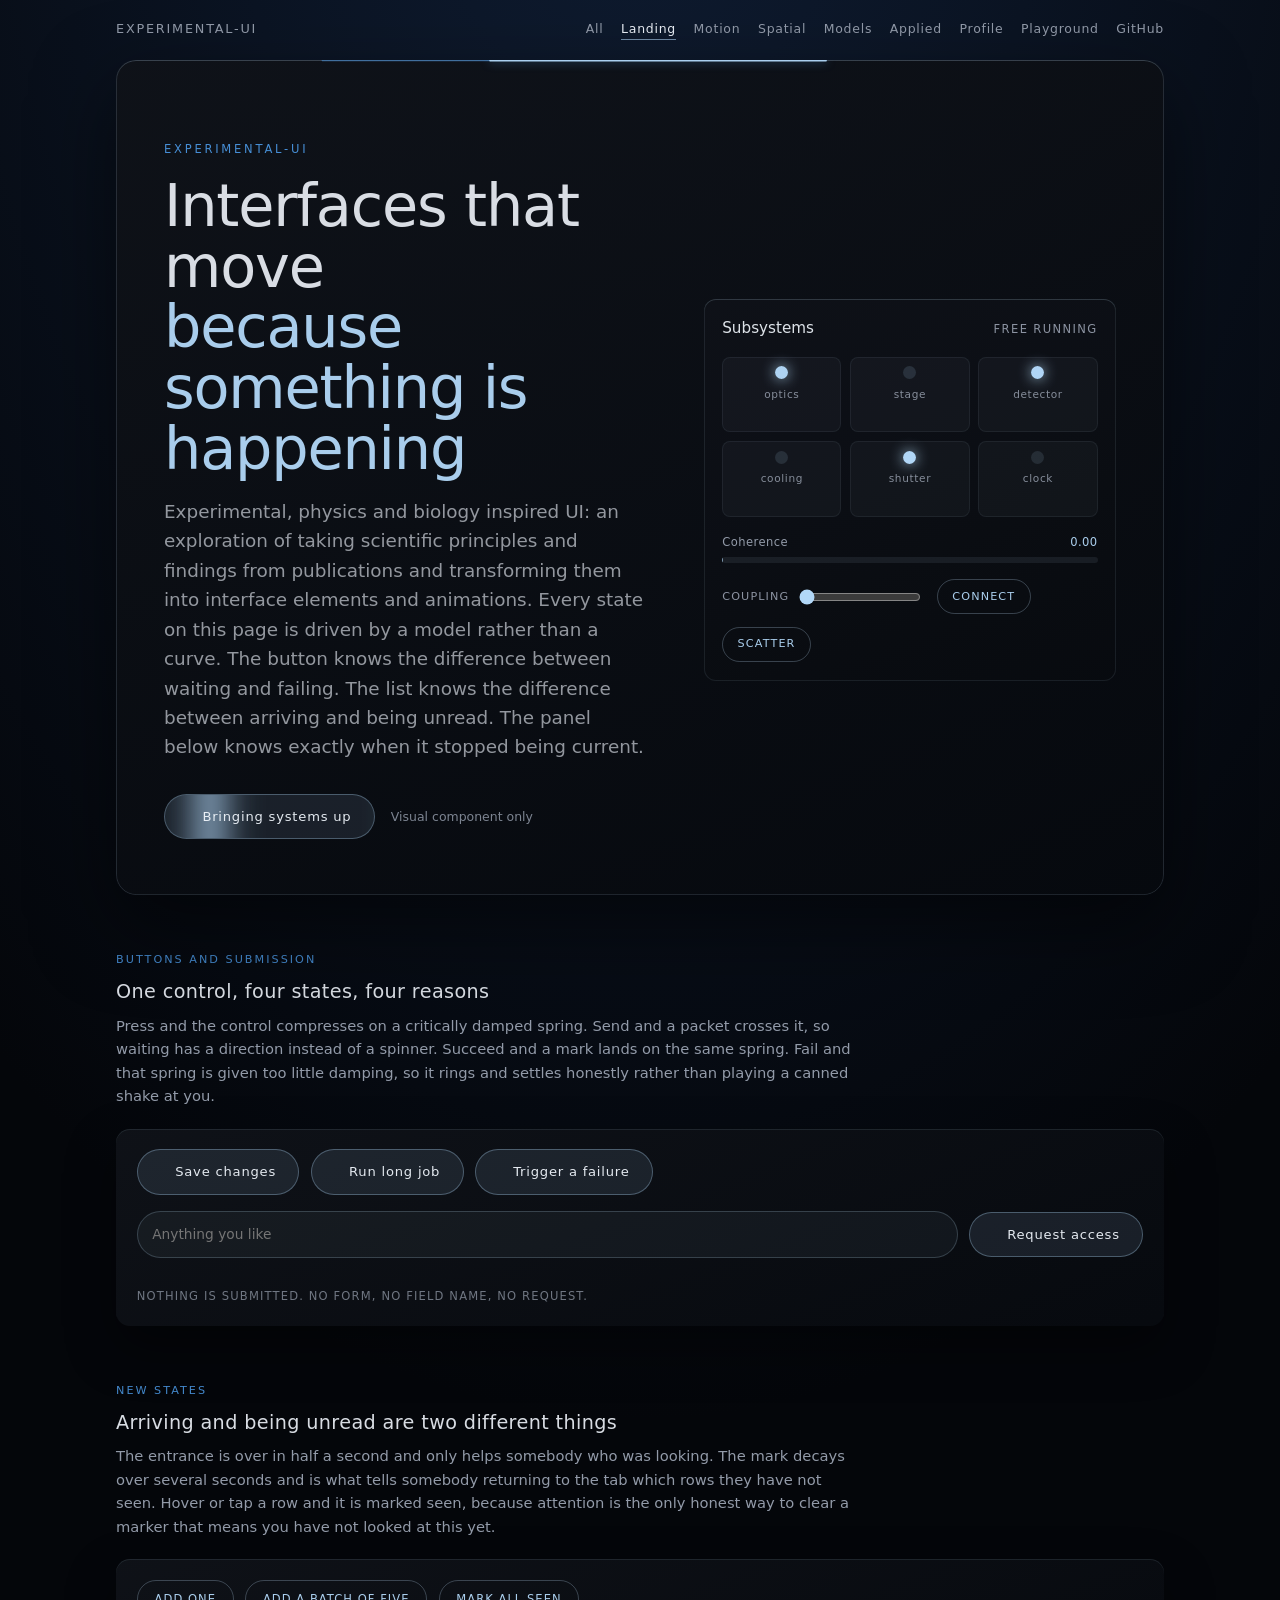
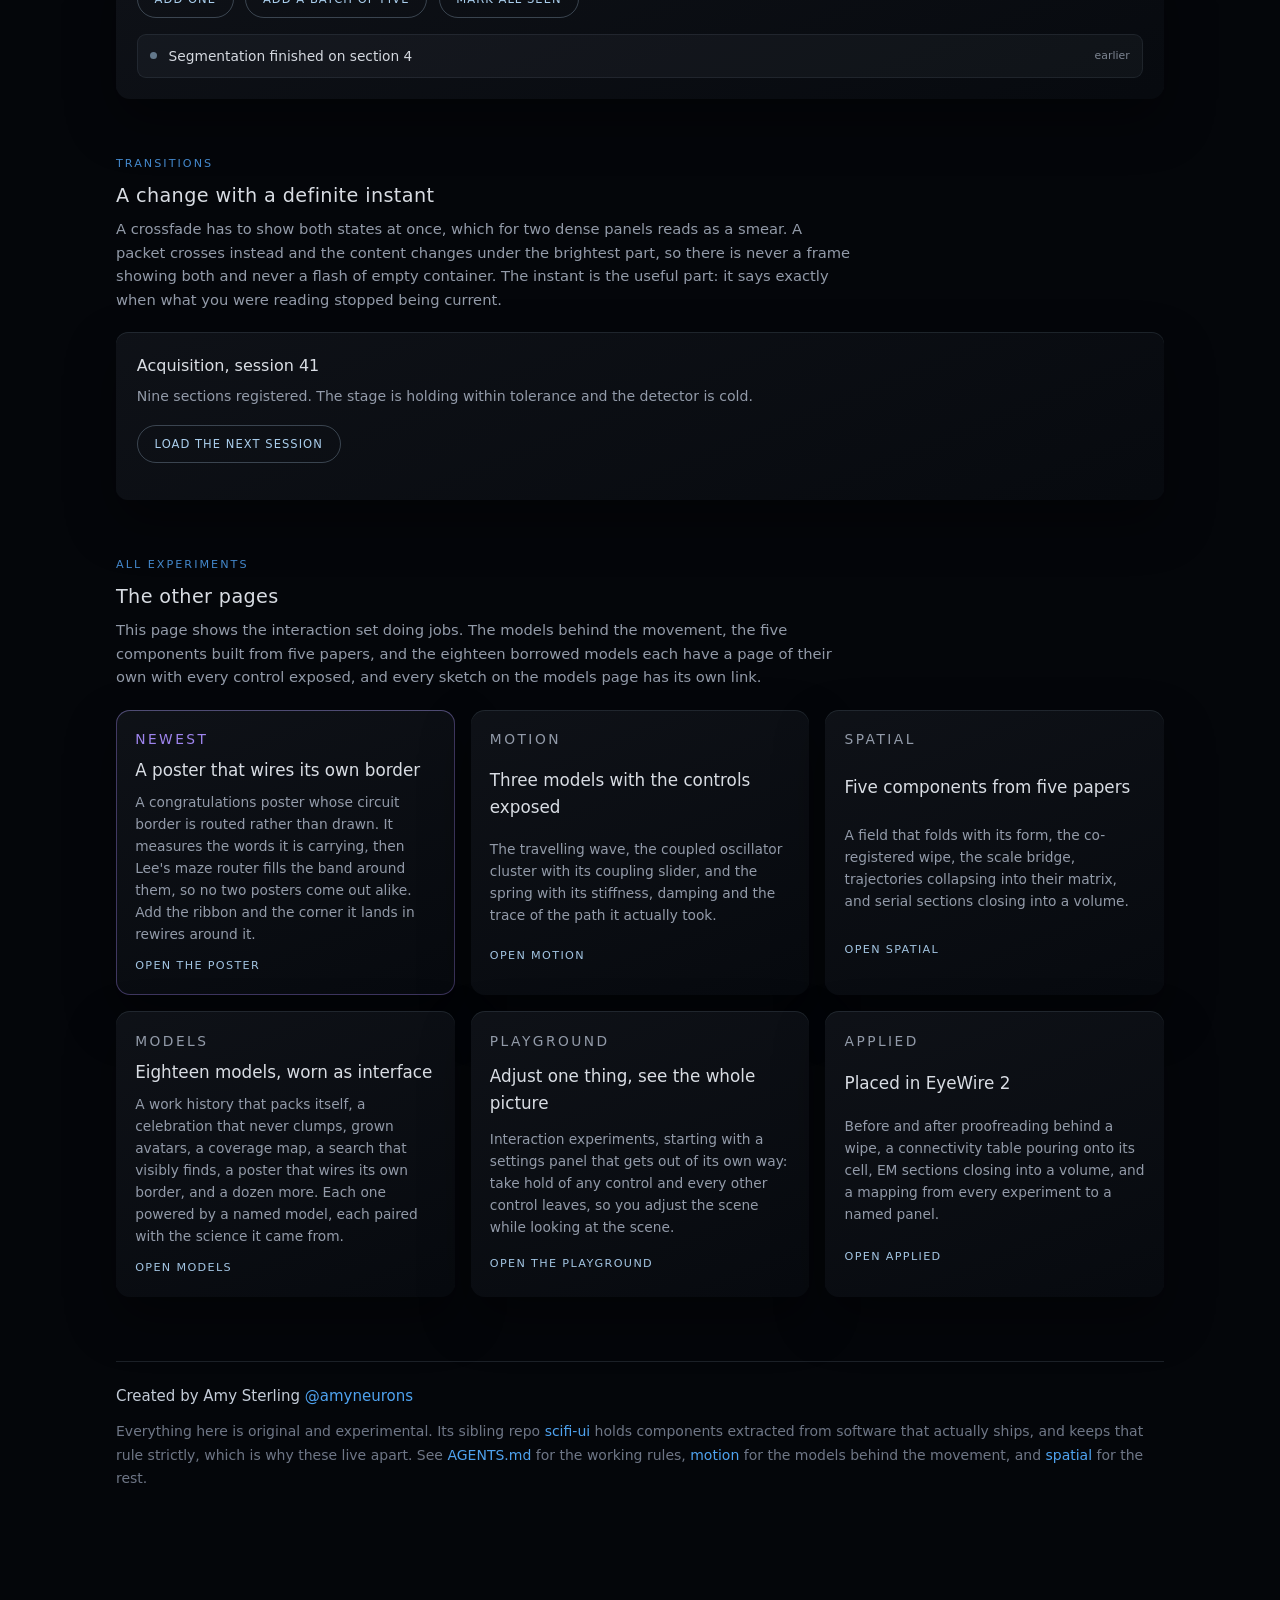
<file: index.html>
<!doctype html>
<html lang="en">
<head>
<meta charset="utf-8">
<meta name="viewport" content="width=device-width, initial-scale=1">
<title>experimental-ui: interfaces that move because something is happening</title>

<link rel="stylesheet" href="components/wave-progress.css">
<link rel="stylesheet" href="components/sync-cluster.css">
<link rel="stylesheet" href="components/action-state.css">
<link rel="stylesheet" href="components/arrival.css">
<link rel="stylesheet" href="components/veil.css">

<style>
  /* Page chrome only. Every component stylesheet above is self contained. */
  :root {
    --holo-line: 196 228 255;
    --holo-beam: 178 216 248;
    --holo-glow:  74 150 224;
    --holo-warm: 232 169  58;
    --holo-ink:  239 244 251;
    --holo-dim:  154 162 177;
    --holo-panel: 15 18 24;
  }
  * { box-sizing: border-box; }
  body {
    margin: 0;
    padding: 0 0 5rem;
    background:
      radial-gradient(ellipse 120% 80% at 50% -10%, rgb(18 34 60 / .85), transparent 68%),
      #04060a;
    color: rgb(var(--holo-ink) / .9);
    font: 400 16px/1.6 system-ui, -apple-system, "Segoe UI", Roboto, sans-serif;
    overflow-x: hidden;
  }
  .wrap { max-width: 68rem; margin: 0 auto; padding: 0 1.25rem; }

  /* ---------- top nav ---------- */
  .topnav {
    display: flex;
    align-items: baseline;
    gap: 1.1rem;
    flex-wrap: wrap;
    padding: 1.2rem 0 0;
    font-size: .78rem;
    letter-spacing: .06em;
  }
  .topnav-brand {
    margin-right: auto;
    color: rgb(var(--holo-beam) / .95);
    font-size: .8rem;
    letter-spacing: .14em;
    text-transform: uppercase;
    text-decoration: none;
  }
  .topnav a { color: rgb(var(--holo-dim) / .95); text-decoration: none; }
  .topnav a:hover,
  .topnav a.holo-on,
  .topnav a:focus-visible { color: rgb(var(--holo-ink) / .98); }
  .topnav a[aria-current="page"] { color: rgb(var(--holo-ink) / .98); border-bottom: 1px solid rgb(var(--holo-beam) / .6); }
  .topnav a:focus-visible { outline: 2px solid rgb(var(--holo-beam)); outline-offset: 3px; }

  /* ---------- experiments index ---------- */
  .expcards { display: grid; gap: 1rem; grid-template-columns: 1fr; }
  @media (min-width: 46rem) { .expcards { grid-template-columns: 1fr 1fr; } }
  @media (min-width: 62rem) { .expcards { grid-template-columns: 1fr 1fr 1fr; } }
  .expcard {
    display: grid;
    gap: .45rem;
    padding: 1.15rem 1.2rem 1.25rem;
    border-radius: 14px;
    background: linear-gradient(158deg, rgb(var(--holo-panel) / .95), rgb(7 10 15 / .96));
    box-shadow: 0 22px 50px rgb(0 0 0 / .4), inset 0 1px 0 rgb(var(--holo-line) / .1);
    color: inherit;
    text-decoration: none;
    transition: translate .18s ease, box-shadow .18s ease;
  }
  .expcard--new {
    box-shadow: 0 22px 50px rgb(0 0 0 / .4),
                inset 0 1px 0 rgb(var(--holo-line) / .1),
                inset 0 0 0 1px rgb(167 139 250 / .34);
  }
  .expcard--new .eyebrow { color: rgb(167 139 250 / .95); }
  .expcard:hover,
  .expcard.holo-on,
  .expcard:focus-visible {
    translate: 0 -3px;
    box-shadow: 0 28px 60px rgb(0 0 0 / .5), inset 0 1px 0 rgb(var(--holo-line) / .16),
                0 0 24px rgb(var(--holo-glow) / .1);
  }
  .expcard:focus-visible { outline: 2px solid rgb(var(--holo-beam)); outline-offset: 3px; }
  .expcard .eyebrow { margin: 0; }
  .expcard strong { font-size: 1.05rem; font-weight: 500; }
  .expcard p { margin: 0; font-size: .86rem; color: rgb(var(--holo-dim) / .95); }
  .expcard span.go {
    margin-top: .3rem;
    font-size: .7rem;
    letter-spacing: .12em;
    text-transform: uppercase;
    color: rgb(var(--holo-beam) / .9);
  }
  @media (prefers-reduced-motion: reduce) {
    .expcard { transition: none; }
    .expcard:hover, .expcard.holo-on, .expcard:focus-visible { translate: none; }
  }

  /* ---------- hero ---------- */
  .hero {
    position: relative;
    margin: 1.25rem 0 0;
    padding: clamp(2.5rem, 7vw, 5rem) clamp(1.25rem, 4vw, 3rem) clamp(2rem, 5vw, 3.5rem);
    border-radius: 20px;
    background: linear-gradient(158deg, rgb(var(--holo-panel) / .92), rgb(6 9 14 / .95));
    box-shadow: 0 30px 80px rgb(0 0 0 / .5), inset 0 1px 0 rgb(var(--holo-line) / .1);
    overflow: hidden;
  }
  /* the boot: each piece rises once, and nothing here loops */
  .boot { animation: boot-rise .72s cubic-bezier(.2,.8,.2,1) both; animation-delay: calc(var(--i, 0) * .09s + .12s); }
  @keyframes boot-rise {
    from { opacity: 0; transform: translateY(14px); filter: blur(6px); }
    to   { opacity: 1; transform: none; filter: none; }
  }
  .hero-eyebrow {
    margin: 0 0 1.1rem;
    font-size: .72rem;
    letter-spacing: .24em;
    text-transform: uppercase;
    color: rgb(var(--holo-glow) / .95);
  }
  .hero h1 {
    margin: 0 0 1.1rem;
    font-size: clamp(2.1rem, 7vw, 4.4rem);
    font-weight: 200;
    line-height: 1.03;
    letter-spacing: -.02em;
    text-wrap: balance;
  }
  .hero h1 em { font-style: normal; color: rgb(var(--holo-beam) / .95); }
  .hero-lede {
    margin: 0 0 2rem;
    max-width: 34rem;
    font-size: clamp(1rem, 1.6vw, 1.15rem);
    color: rgb(var(--holo-ink) / .6);
  }
  .hero-row { display: flex; align-items: center; gap: 1rem; flex-wrap: wrap; }
  .hero-cluster { margin-top: 2.2rem; max-width: 34rem; }
  /* Two columns once there is room, so the cluster is part of the composition
     rather than a footnote under it. */
  @media (min-width: 62rem) {
    .hero { display: grid; grid-template-columns: minmax(0, 1.08fr) minmax(0, .92fr); gap: 3.5rem; align-items: center; }
    .hero-cluster { margin-top: 0; max-width: none; }
    /* a page level composition choice, not a component change: six nodes read
       better as three by two in this column than as five and an orphan */
    .hero-cluster .holosync-nodes { grid-template-columns: repeat(3, minmax(0, 1fr)); }
    .hero h1 { font-size: clamp(2.6rem, 4.6vw, 4rem); }
  }

  /* ---------- sections ---------- */
  section { padding: 3.5rem 0 0; }
  h2 { margin: 0 0 .35rem; font-size: 1.2rem; font-weight: 500; letter-spacing: .02em; }
  .eyebrow {
    margin: 0 0 .5rem;
    font-size: .7rem; letter-spacing: .18em; text-transform: uppercase;
    color: rgb(var(--holo-glow) / .9);
  }
  .note { margin: 0 0 1.3rem; max-width: 46rem; font-size: .92rem; color: rgb(var(--holo-dim) / .95); }
  .panel {
    padding: 1.3rem;
    border-radius: 14px;
    background: linear-gradient(158deg, rgb(var(--holo-panel) / .95), rgb(7 10 15 / .96));
    box-shadow: 0 22px 50px rgb(0 0 0 / .4), inset 0 1px 0 rgb(var(--holo-line) / .1);
  }
  .row { display: flex; gap: .7rem; flex-wrap: wrap; align-items: center; }
  /* utility buttons that are not lifecycle controls still dress for the room */
  .row > button:not(.holoaction) {
    border: 1px solid rgb(var(--holo-line) / .25);
    border-radius: 999px;
    background: transparent;
    color: rgb(var(--holo-beam) / .95);
    font: inherit;
    font-size: .72rem;
    letter-spacing: .09em;
    text-transform: uppercase;
    padding: .55rem 1.05rem;
    cursor: pointer;
  }
  .row > button:not(.holoaction):hover,
  .row > button:not(.holoaction).holo-on { background: rgb(var(--holo-beam) / .12); }
  .row > button:not(.holoaction):focus-visible { outline: 2px solid rgb(var(--holo-beam)); outline-offset: 2px; }
  .stack { display: grid; gap: 1rem; }

  /* an inert field. Visual component only: no form, no name, nothing sent. */
  .field {
    flex: 1 1 15rem;
    min-width: 0;
    padding: .72rem .9rem;
    border: 1px solid rgb(var(--holo-line) / .2);
    border-radius: 999px;
    background: rgb(var(--holo-line) / .05);
    color: rgb(var(--holo-ink) / .9);
    font: inherit;
    font-size: .86rem;
  }
  .field:focus-visible { outline: 2px solid rgb(var(--holo-beam)); outline-offset: 2px; }
  .inert {
    margin: .8rem 0 0;
    font-size: .72rem;
    letter-spacing: .1em;
    text-transform: uppercase;
    color: rgb(var(--holo-dim) / .7);
  }

  .swapper { min-height: 8.5rem; border-radius: 12px; }
  .swap-body h3 { margin: 0 0 .4rem; font-size: 1rem; font-weight: 500; }
  .swap-body p { margin: 0; font-size: .88rem; color: rgb(var(--holo-dim) / .95); }

  footer {
    margin: 4rem 0 2rem; padding-top: 1.4rem;
    border-top: 1px solid rgb(var(--holo-line) / .12);
    color: #6E7686; font-size: 14px; line-height: 1.7;
  }
  footer .credit { margin: 0 0 10px; color: #C4CCD8; font-size: 15px; }
  footer a { color: #4FA3F0; text-decoration: none; }
  footer a:hover, footer a:focus-visible { text-decoration: underline; }

  @media (prefers-reduced-motion: reduce) {
    .boot { animation: none; }
  }
</style>
</head>
<body>

<div class="wrap">

  <nav class="topnav" aria-label="Experiments">
    <a class="topnav-brand" href="index.html">experimental-UI</a>
    <a href="components/all.html">All</a>
    <a href="index.html" aria-current="page">Landing</a>
    <a href="components/motion.html">Motion</a>
    <a href="components/spatial.html">Spatial</a>
    <a href="components/models.html">Models</a>
    <a href="components/applied.html">Applied</a>
    <a href="components/profile.html">Profile</a>
    <a href="components/playground.html">Playground</a>
    <a href="https://github.com/amyleesterling/experimental-UI" rel="noopener">GitHub</a>
  </nav>

  <!-- ============================================================ hero -->
  <header class="hero" id="hero">
    <div class="hero-copy">
    <p class="hero-eyebrow boot" style="--i:0">experimental-ui</p>
    <h1 class="boot" style="--i:1">Interfaces that move<br><em>because something is happening</em></h1>
    <p class="hero-lede boot" style="--i:2">
      Experimental, physics and biology inspired UI: an exploration of
      taking scientific principles and findings from publications and
      transforming them into interface elements and animations. Every state
      on this page is driven by a model rather than a curve. The button
      knows the difference between waiting and failing. The list knows the
      difference between arriving and being unread. The panel below knows
      exactly when it stopped being current.
    </p>
    <div class="hero-row boot" style="--i:3">
      <button id="hero-cta">Watch it boot</button>
      <span style="font-size:.78rem;color:rgb(var(--holo-dim) / .8)">Visual component only</span>
    </div>
    </div>
    <div class="hero-cluster boot" style="--i:4"><div id="hero-sync"></div></div>
  </header>

  <!-- ============================================================ 1 -->
  <section>
    <p class="eyebrow">Buttons and submission</p>
    <h2>One control, four states, four reasons</h2>
    <p class="note">
      Press and the control compresses on a critically damped spring. Send and
      a packet crosses it, so waiting has a direction instead of a spinner.
      Succeed and a mark lands on the same spring. Fail and that spring is
      given too little damping, so it rings and settles honestly rather than
      playing a canned shake at you.
    </p>
    <div class="panel stack">
      <div class="row">
        <button id="btn-ok">Save changes</button>
        <button id="btn-slow">Run long job</button>
        <button id="btn-bad">Trigger a failure</button>
      </div>
      <div class="row">
        <input class="field" id="access" type="text" placeholder="Anything you like" aria-label="An inert demonstration field" autocomplete="off">
        <button id="btn-send">Request access</button>
      </div>
      <p class="inert">Nothing is submitted. No form, no field name, no request.</p>
    </div>
  </section>

  <!-- ============================================================ 2 -->
  <section>
    <p class="eyebrow">New states</p>
    <h2>Arriving and being unread are two different things</h2>
    <p class="note">
      The entrance is over in half a second and only helps somebody who was
      looking. The mark decays over several seconds and is what tells somebody
      returning to the tab which rows they have not seen. Hover or tap a row and
      it is marked seen, because attention is the only honest way to clear a
      marker that means you have not looked at this yet.
    </p>
    <div class="panel stack">
      <div class="row">
        <button id="btn-one">Add one</button>
        <button id="btn-batch">Add a batch of five</button>
        <button id="btn-seen">Mark all seen</button>
      </div>
      <div id="feed"></div>
    </div>
  </section>

  <!-- ============================================================ 3 -->
  <section>
    <p class="eyebrow">Transitions</p>
    <h2>A change with a definite instant</h2>
    <p class="note">
      A crossfade has to show both states at once, which for two dense panels
      reads as a smear. A packet crosses instead and the content changes under
      the brightest part, so there is never a frame showing both and never a
      flash of empty container. The instant is the useful part: it says exactly
      when what you were reading stopped being current.
    </p>
    <div class="panel swapper" id="swapper">
      <div class="swap-body" id="swap-body">
        <h3>Acquisition, session 41</h3>
        <p>Nine sections registered. The stage is holding within tolerance and the detector is cold.</p>
      </div>
      <p class="row" style="margin-top:1.1rem">
        <button id="btn-swap">Load the next session</button>
      </p>
    </div>
  </section>

  <!-- ============================================================ all experiments -->
  <section>
    <p class="eyebrow">All experiments</p>
    <h2>The other pages</h2>
    <p class="note">
      This page shows the interaction set doing jobs. The models behind the
      movement, the five components built from five papers, and the eighteen
      borrowed models each have a page of their own with every control
      exposed, and every sketch on the models page has its own link.
    </p>
    <div class="expcards">
      <a class="expcard expcard--new" href="components/models.html#circuit-poster">
        <p class="eyebrow">Newest</p>
        <strong>A poster that wires its own border</strong>
        <p>A congratulations poster whose circuit border is routed rather than
        drawn. It measures the words it is carrying, then Lee's maze router
        fills the band around them, so no two posters come out alike. Add the
        ribbon and the corner it lands in rewires around it.</p>
        <span class="go">Open the poster</span>
      </a>
      <a class="expcard" href="components/motion.html">
        <p class="eyebrow">Motion</p>
        <strong>Three models with the controls exposed</strong>
        <p>The travelling wave, the coupled oscillator cluster with its
        coupling slider, and the spring with its stiffness, damping and the
        trace of the path it actually took.</p>
        <span class="go">Open motion</span>
      </a>
      <a class="expcard" href="components/spatial.html">
        <p class="eyebrow">Spatial</p>
        <strong>Five components from five papers</strong>
        <p>A field that folds with its form, the co-registered wipe, the scale
        bridge, trajectories collapsing into their matrix, and serial sections
        closing into a volume.</p>
        <span class="go">Open spatial</span>
      </a>
      <a class="expcard" href="components/models.html">
        <p class="eyebrow">Models</p>
        <strong>Eighteen models, worn as interface</strong>
        <p>A work history that packs itself, a celebration that never clumps,
        grown avatars, a coverage map, a search that visibly finds, a poster
        that wires its own border, and a dozen more. Each one powered by a
        named model, each paired with the science it came from.</p>
        <span class="go">Open models</span>
      </a>
      <a class="expcard" href="components/playground.html#solo">
        <p class="eyebrow">Playground</p>
        <strong>Adjust one thing, see the whole picture</strong>
        <p>Interaction experiments, starting with a settings panel that gets
        out of its own way: take hold of any control and every other control
        leaves, so you adjust the scene while looking at the scene.</p>
        <span class="go">Open the playground</span>
      </a>
      <a class="expcard" href="components/applied.html">
        <p class="eyebrow">Applied</p>
        <strong>Placed in EyeWire 2</strong>
        <p>Before and after proofreading behind a wipe, a connectivity table
        pouring onto its cell, EM sections closing into a volume, and a
        mapping from every experiment to a named panel.</p>
        <span class="go">Open applied</span>
      </a>
    </div>
  </section>

  <footer>
    <p class="credit">Created by Amy Sterling
      <a href="https://x.com/amyneurons" rel="me noopener">@amyneurons</a></p>
    Everything here is original and experimental. Its sibling repo
    <a href="https://github.com/amyleesterling/scifi-ui">scifi-ui</a> holds components extracted from software that
    actually ships, and keeps that rule strictly, which is why these live
    apart. See <a href="AGENTS.md">AGENTS.md</a> for the working rules,
    <a href="components/motion.html">motion</a> for the models behind the
    movement, and <a href="components/spatial.html">spatial</a> for the rest.
  </footer>

</div>

<script src="hologram-tap.js"></script>
<script src="components/wave-progress.js"></script>
<script src="components/sync-cluster.js"></script>
<script src="components/action-state.js"></script>
<script src="components/arrival.js"></script>
<script src="components/veil.js"></script>
<script>
(function () {
  "use strict";

  var reduced = matchMedia("(prefers-reduced-motion: reduce)").matches;
  function wait(ms) { return new Promise(function (r) { setTimeout(r, ms); }); }

  /* ---- hero -------------------------------------------------------------
     The edge packet is the only ambient thing on the page, and it stops when
     the hero scrolls away. */
  holoWave.edge(document.getElementById("hero"), { speed: 0.16, radius: 20 });

  var sync = holoSync(document.getElementById("hero-sync"), {
    title: "Subsystems",
    nodes: ["optics", "stage", "detector", "cooling", "shutter", "clock"],
    coupling: 0,
  });

  /* the boot moment: the cluster is scattered, then pulls into step. It is
     the page saying it is ready, computed rather than choreographed. */
  var cta = holoAction(document.getElementById("hero-cta"), {
    label: "Watch it boot",
    busyLabel: "Bringing systems up",
    doneLabel: "All systems in step",
    run: function () {
      sync.setCoupling(0);
      return wait(reduced ? 0 : 900).then(function () { sync.setCoupling(1.6); })
                                    .then(function () { return wait(reduced ? 0 : 1500); });
    },
  });
  if (!reduced) setTimeout(function () { cta.run(); }, 1500);

  /* ---- buttons ---------------------------------------------------------- */
  holoAction(document.getElementById("btn-ok"), {
    label: "Save changes", busyLabel: "Saving", doneLabel: "Saved",
    run: function () { return wait(1400); },
  });
  holoAction(document.getElementById("btn-slow"), {
    label: "Run long job", busyLabel: "Running", doneLabel: "Finished",
    run: function () { return wait(4200); },
  });
  holoAction(document.getElementById("btn-bad"), {
    label: "Trigger a failure", busyLabel: "Trying", failLabel: "Did not send",
    run: function () { return wait(1200).then(function () { return Promise.reject(new Error("demo")); }); },
  });
  holoAction(document.getElementById("btn-send"), {
    label: "Request access", busyLabel: "Sending", doneLabel: "Noted",
    run: function () { return wait(1600); },
  });

  /* ---- arrivals --------------------------------------------------------- */
  var feed = holoArrive(document.getElementById("feed"));
  var LINES = [
    "Segmentation finished on section 4",
    "Two proofreads queued",
    "Detector reached target temperature",
    "Stage drift corrected",
    "Session 41 archived",
    "New candidate cell type flagged",
  ];
  var n = 0;
  feed.add({ text: LINES[0], time: "earlier" });
  feed.markAllSeen();

  document.getElementById("btn-one").addEventListener("click", function () {
    feed.add({ text: LINES[++n % LINES.length], time: "now" });
  });
  document.getElementById("btn-batch").addEventListener("click", function () {
    for (var i = 0; i < 5; i++) feed.add({ text: LINES[++n % LINES.length], time: "now" }, { batch: true });
  });
  document.getElementById("btn-seen").addEventListener("click", function () { feed.markAllSeen(); });

  /* ---- transition -------------------------------------------------------- */
  var SESSIONS = [
    ["Acquisition, session 41", "Nine sections registered. The stage is holding within tolerance and the detector is cold."],
    ["Acquisition, session 42", "Fourteen sections queued. One alignment pass outstanding and the shutter is being recalibrated."],
    ["Acquisition, session 43", "Six sections registered. Cooling is still coming down and imaging has not started."],
  ];
  var si = 0;
  document.getElementById("btn-swap").addEventListener("click", function () {
    si = (si + 1) % SESSIONS.length;
    holoVeil(document.getElementById("swapper"), function () {
      var body = document.getElementById("swap-body");
      body.querySelector("h3").textContent = SESSIONS[si][0];
      body.querySelector("p").textContent = SESSIONS[si][1];
    });
  });
})();
</script>

</body>
</html>
</file>
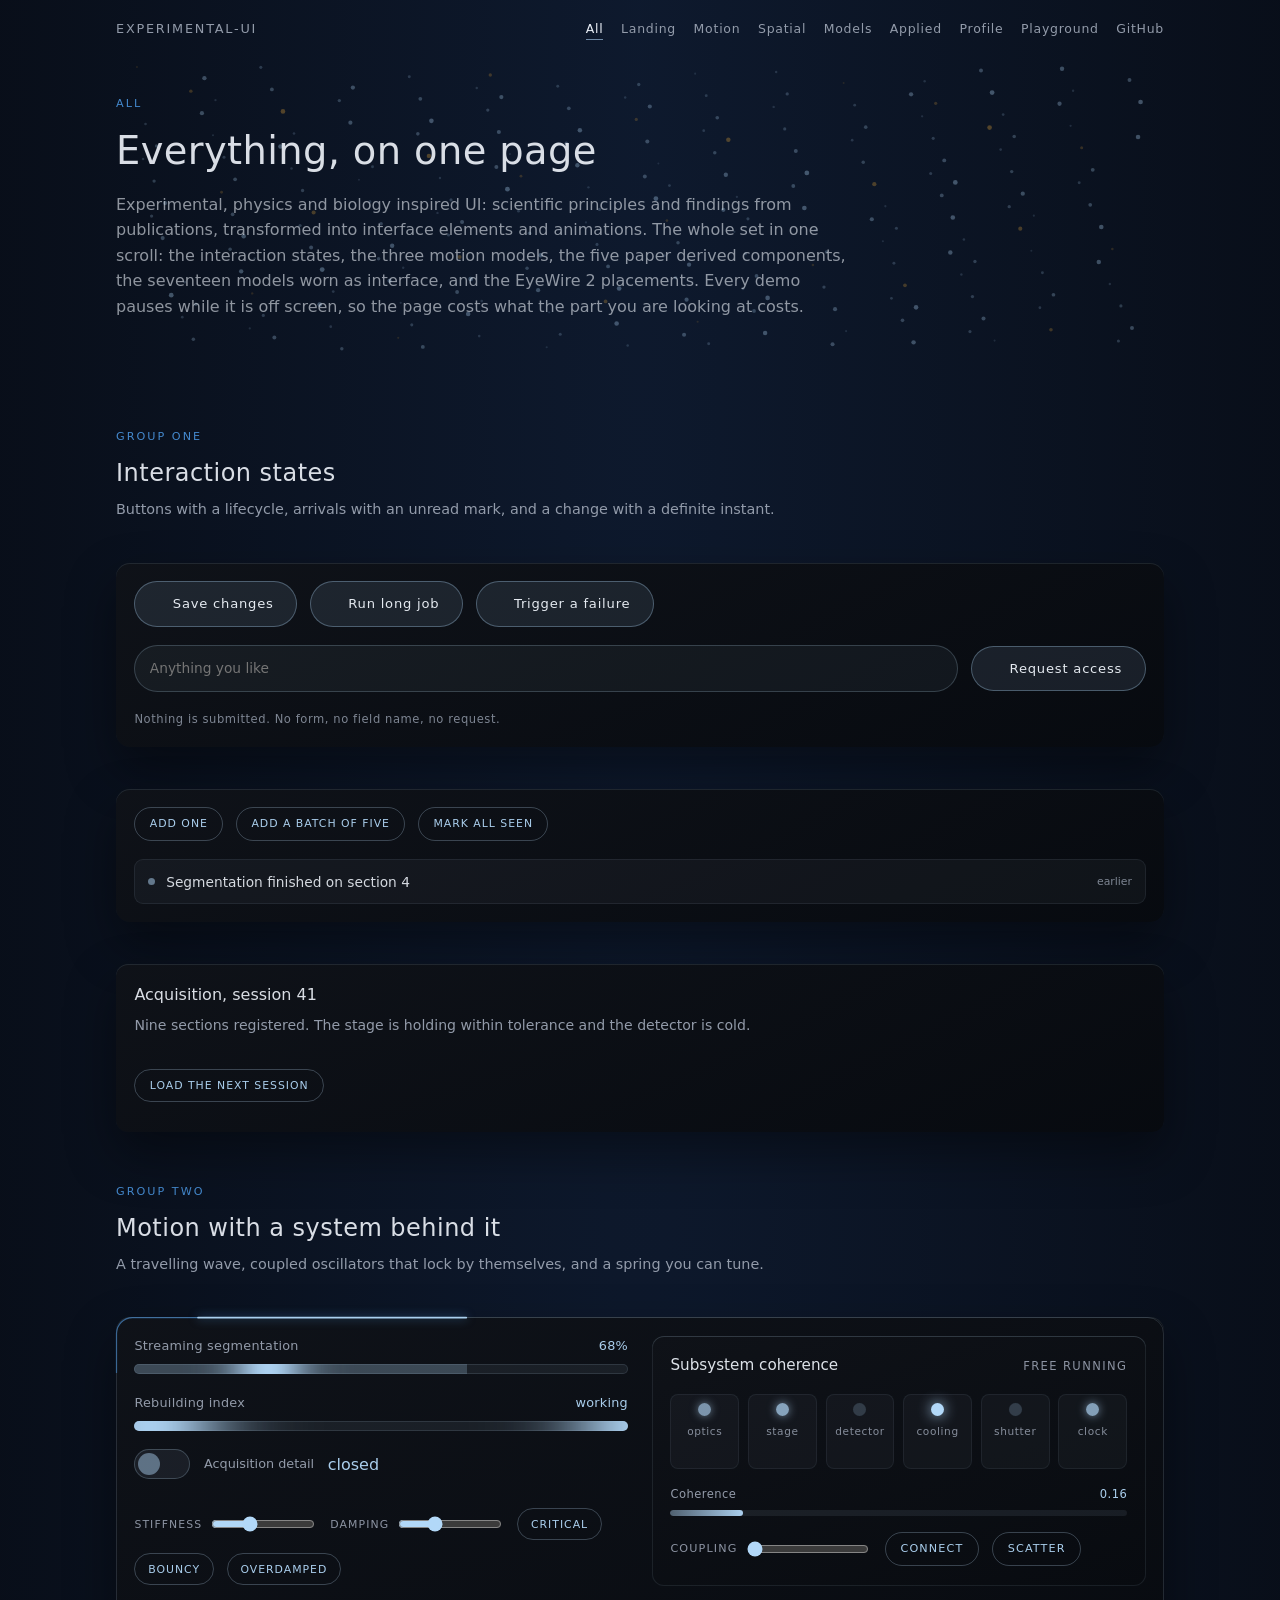
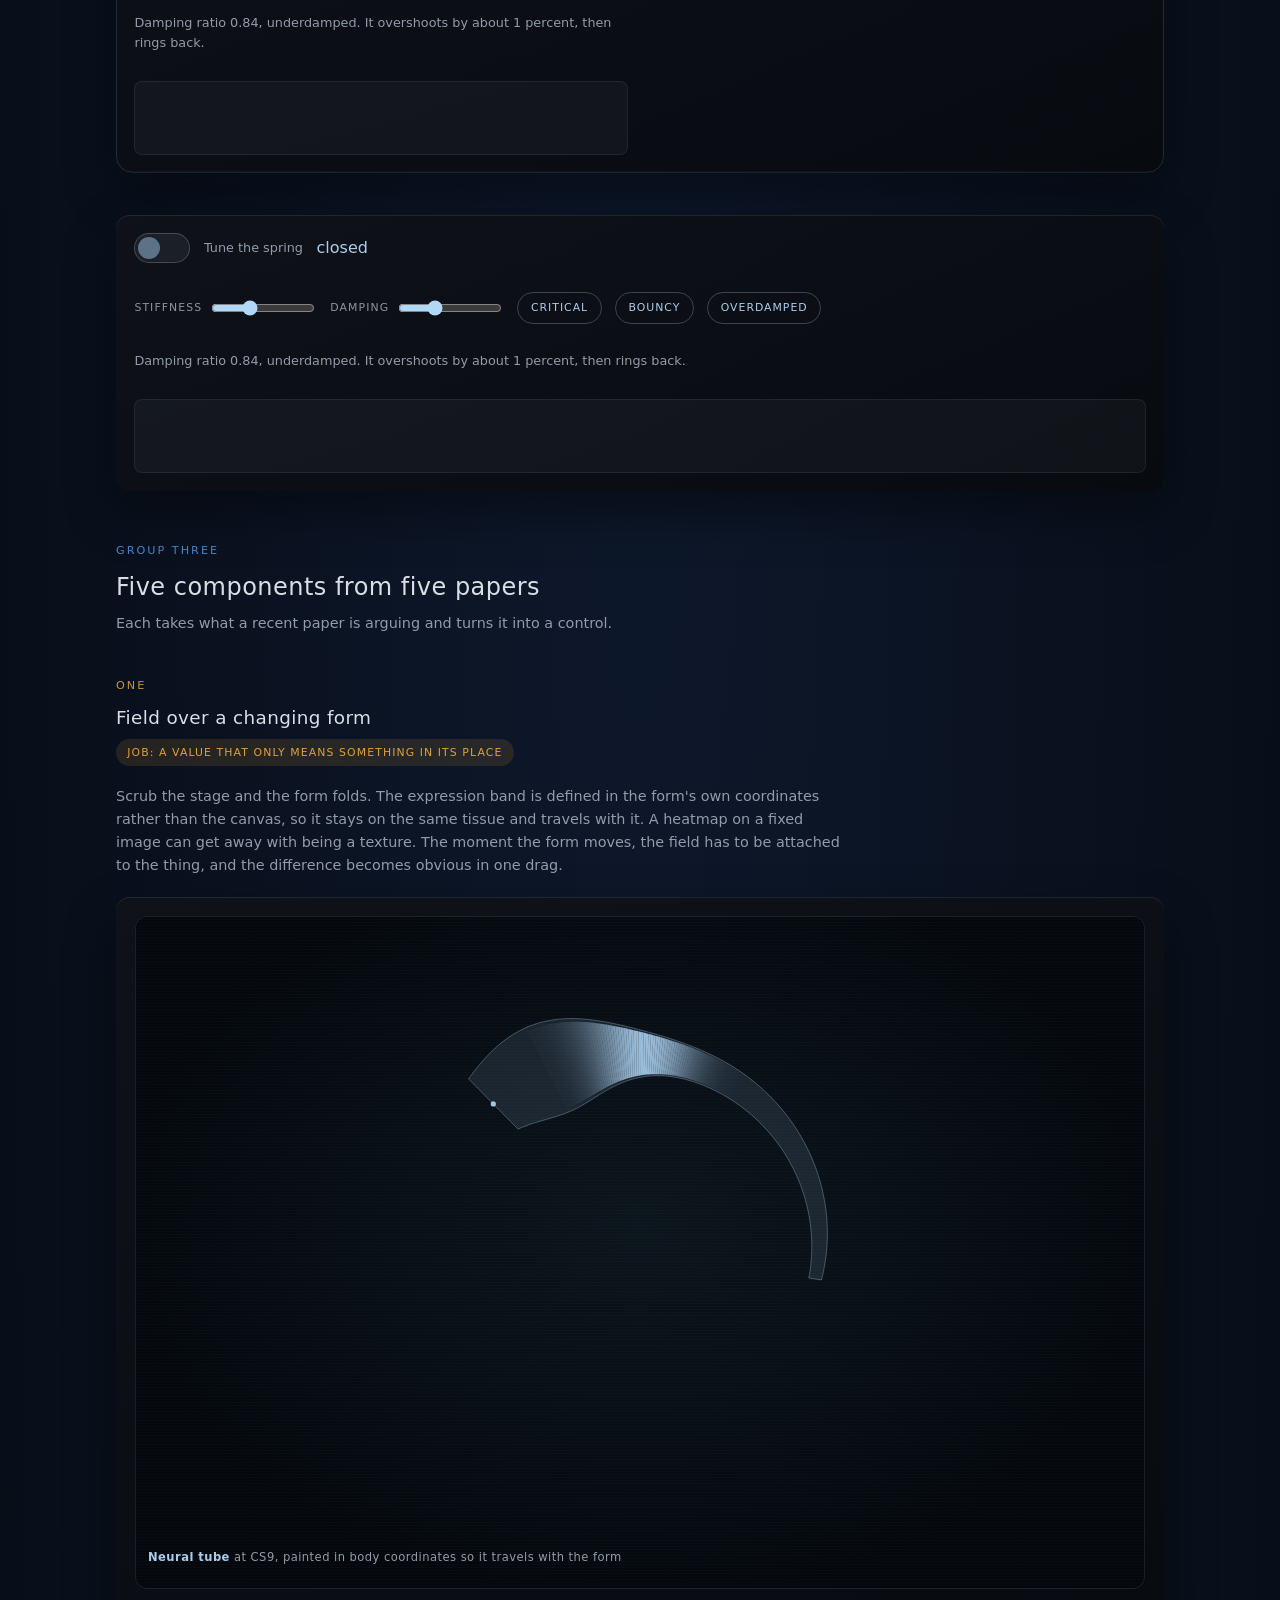
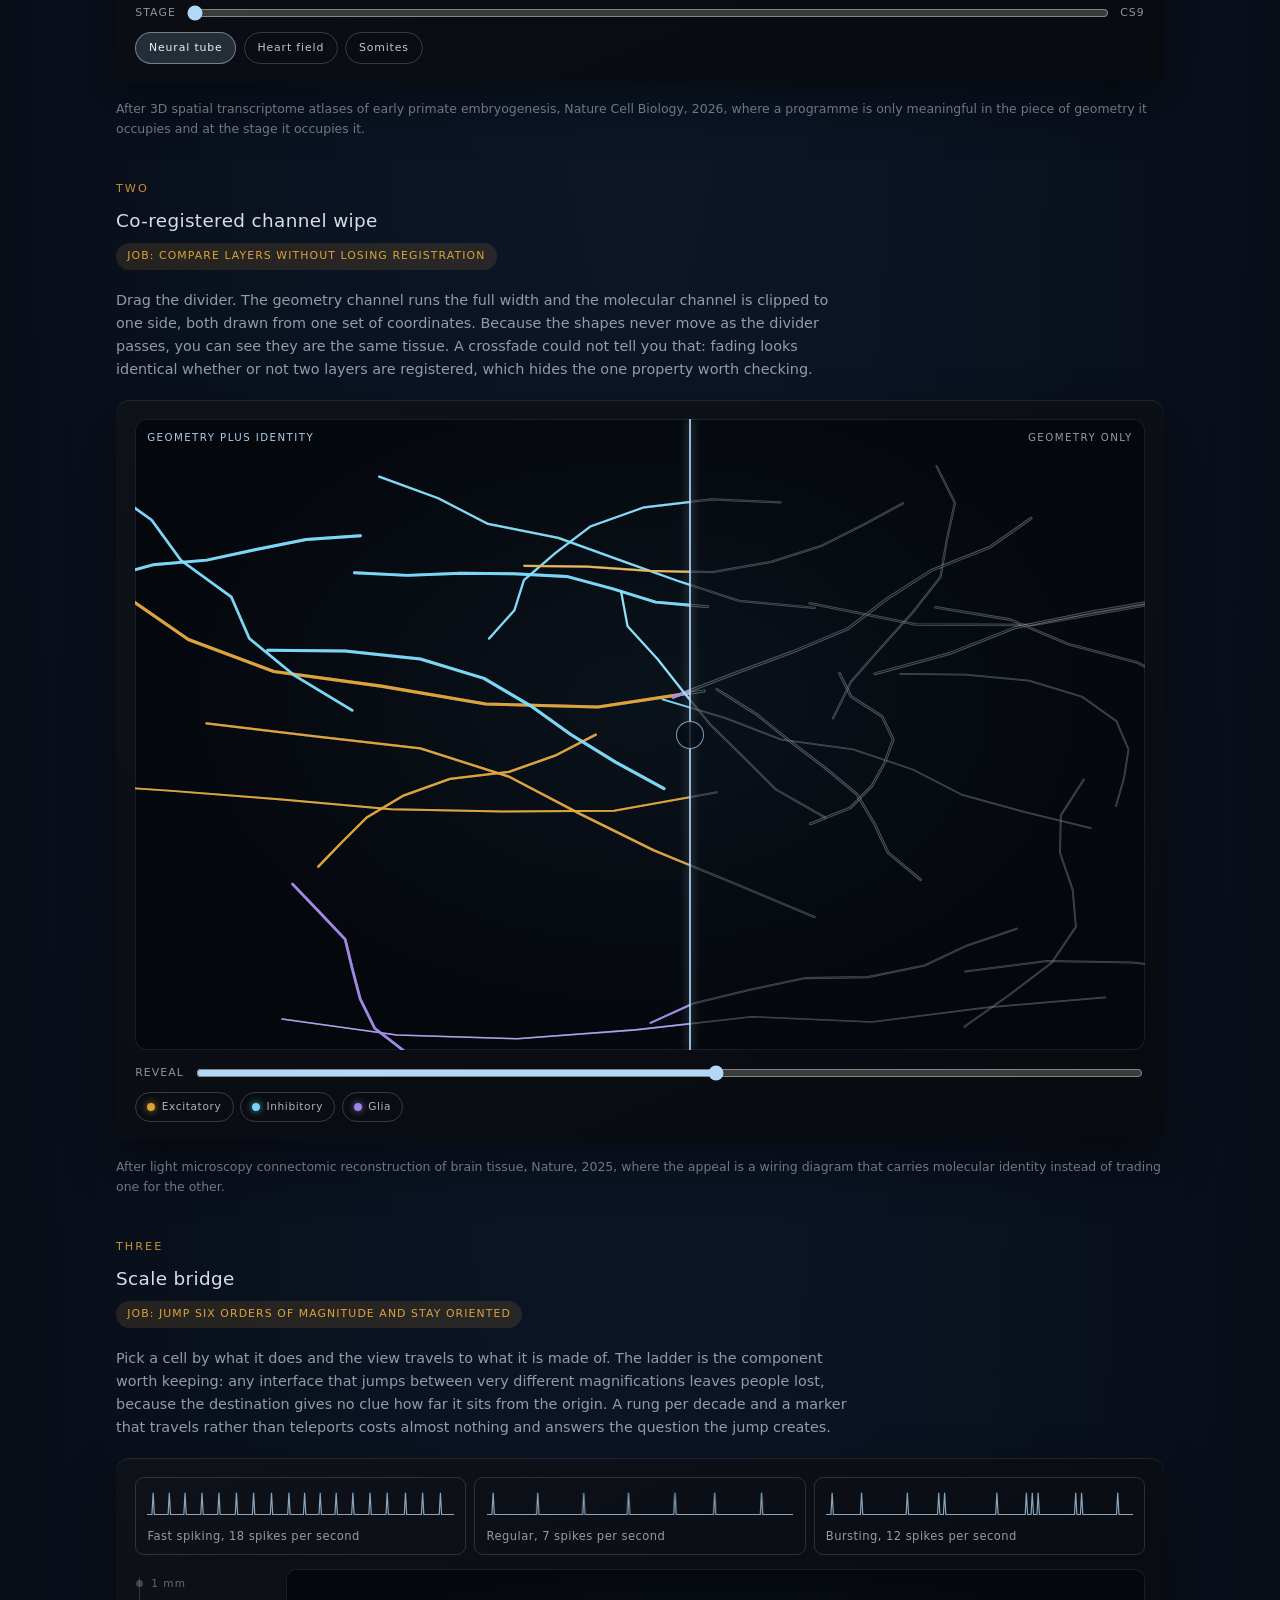
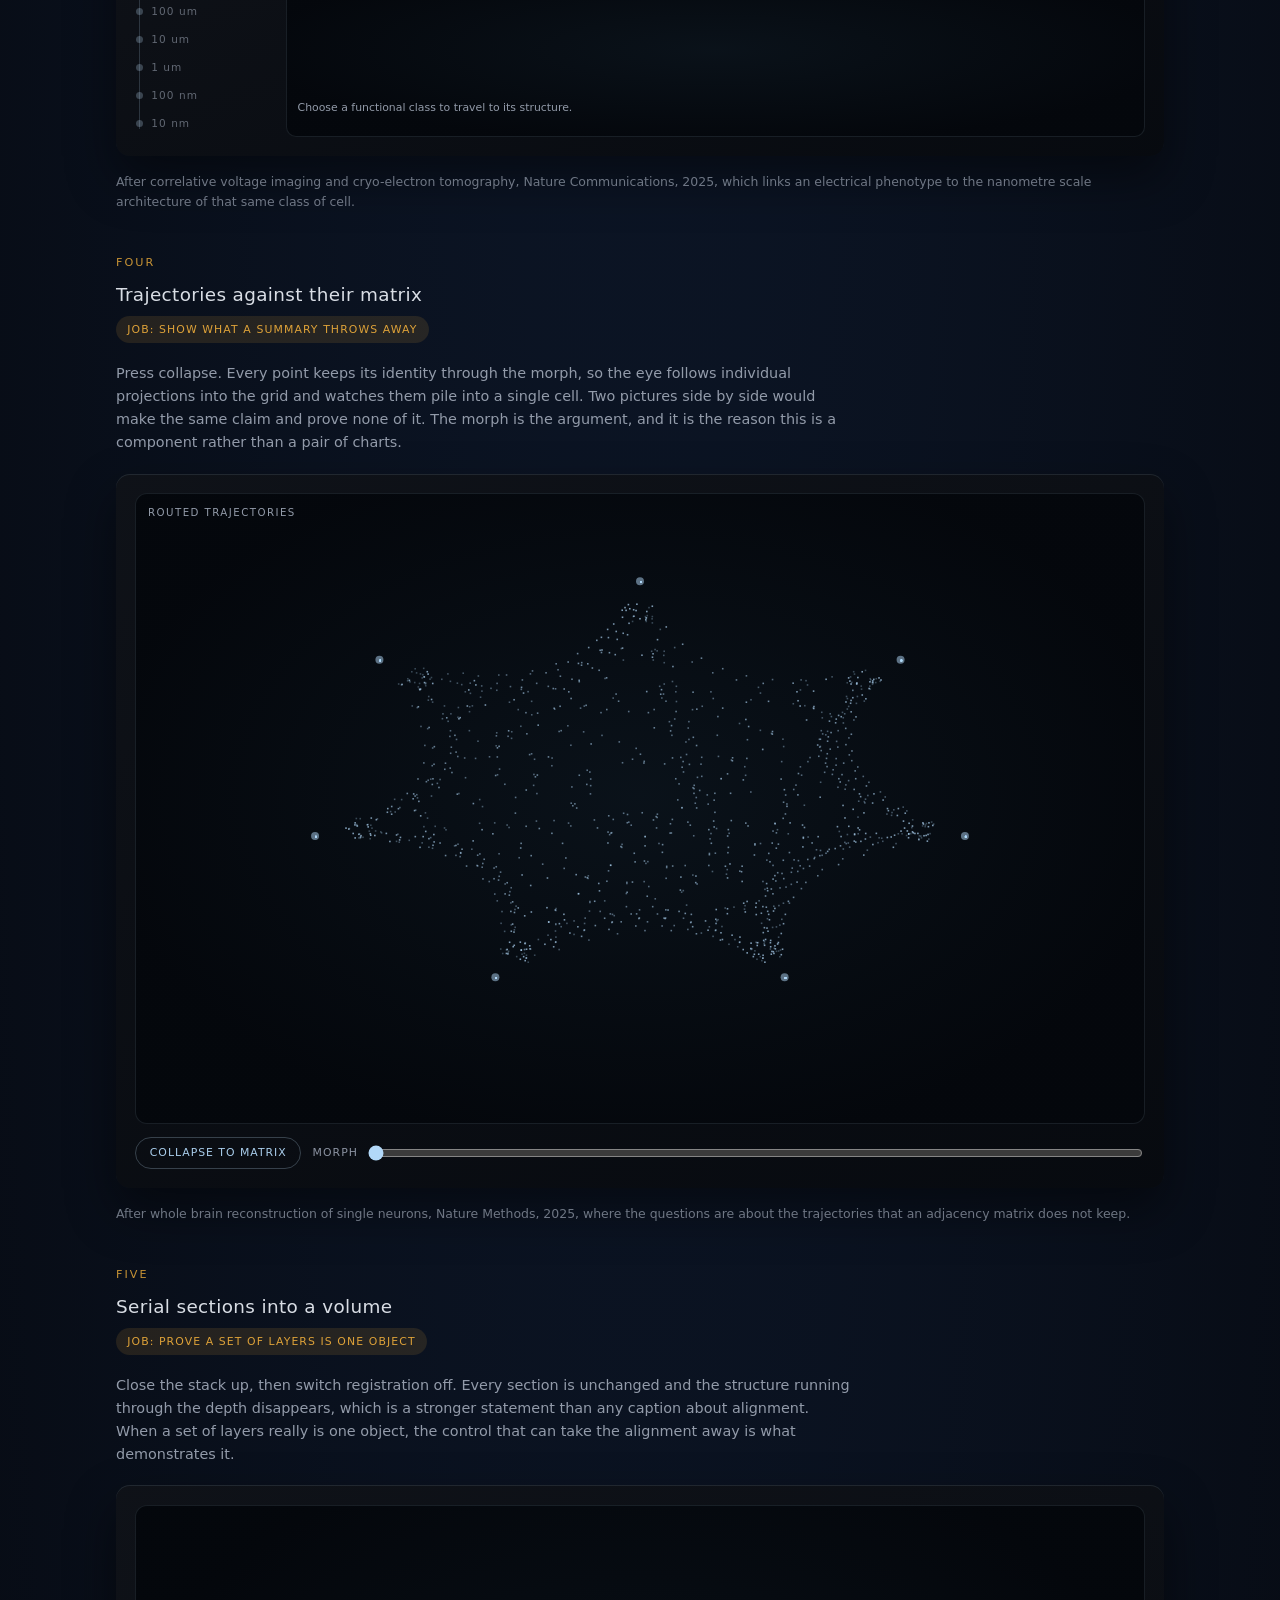
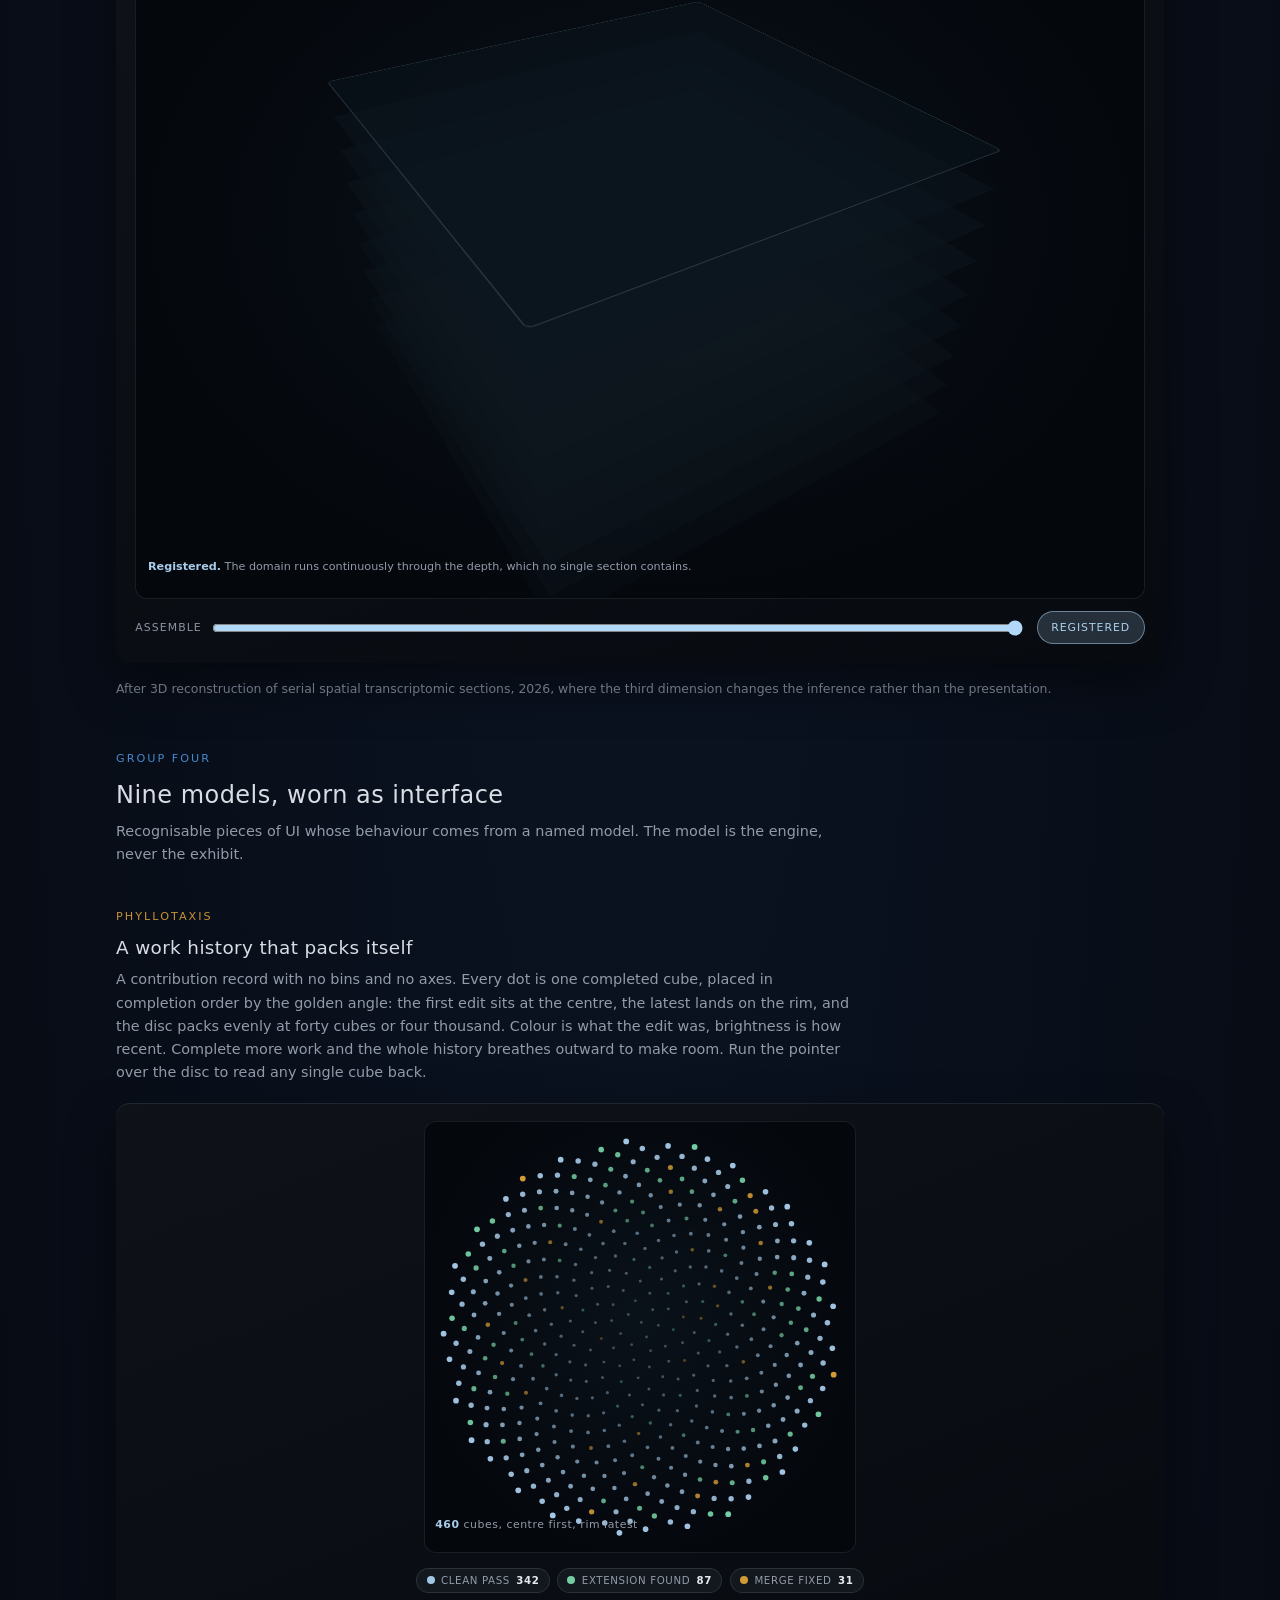
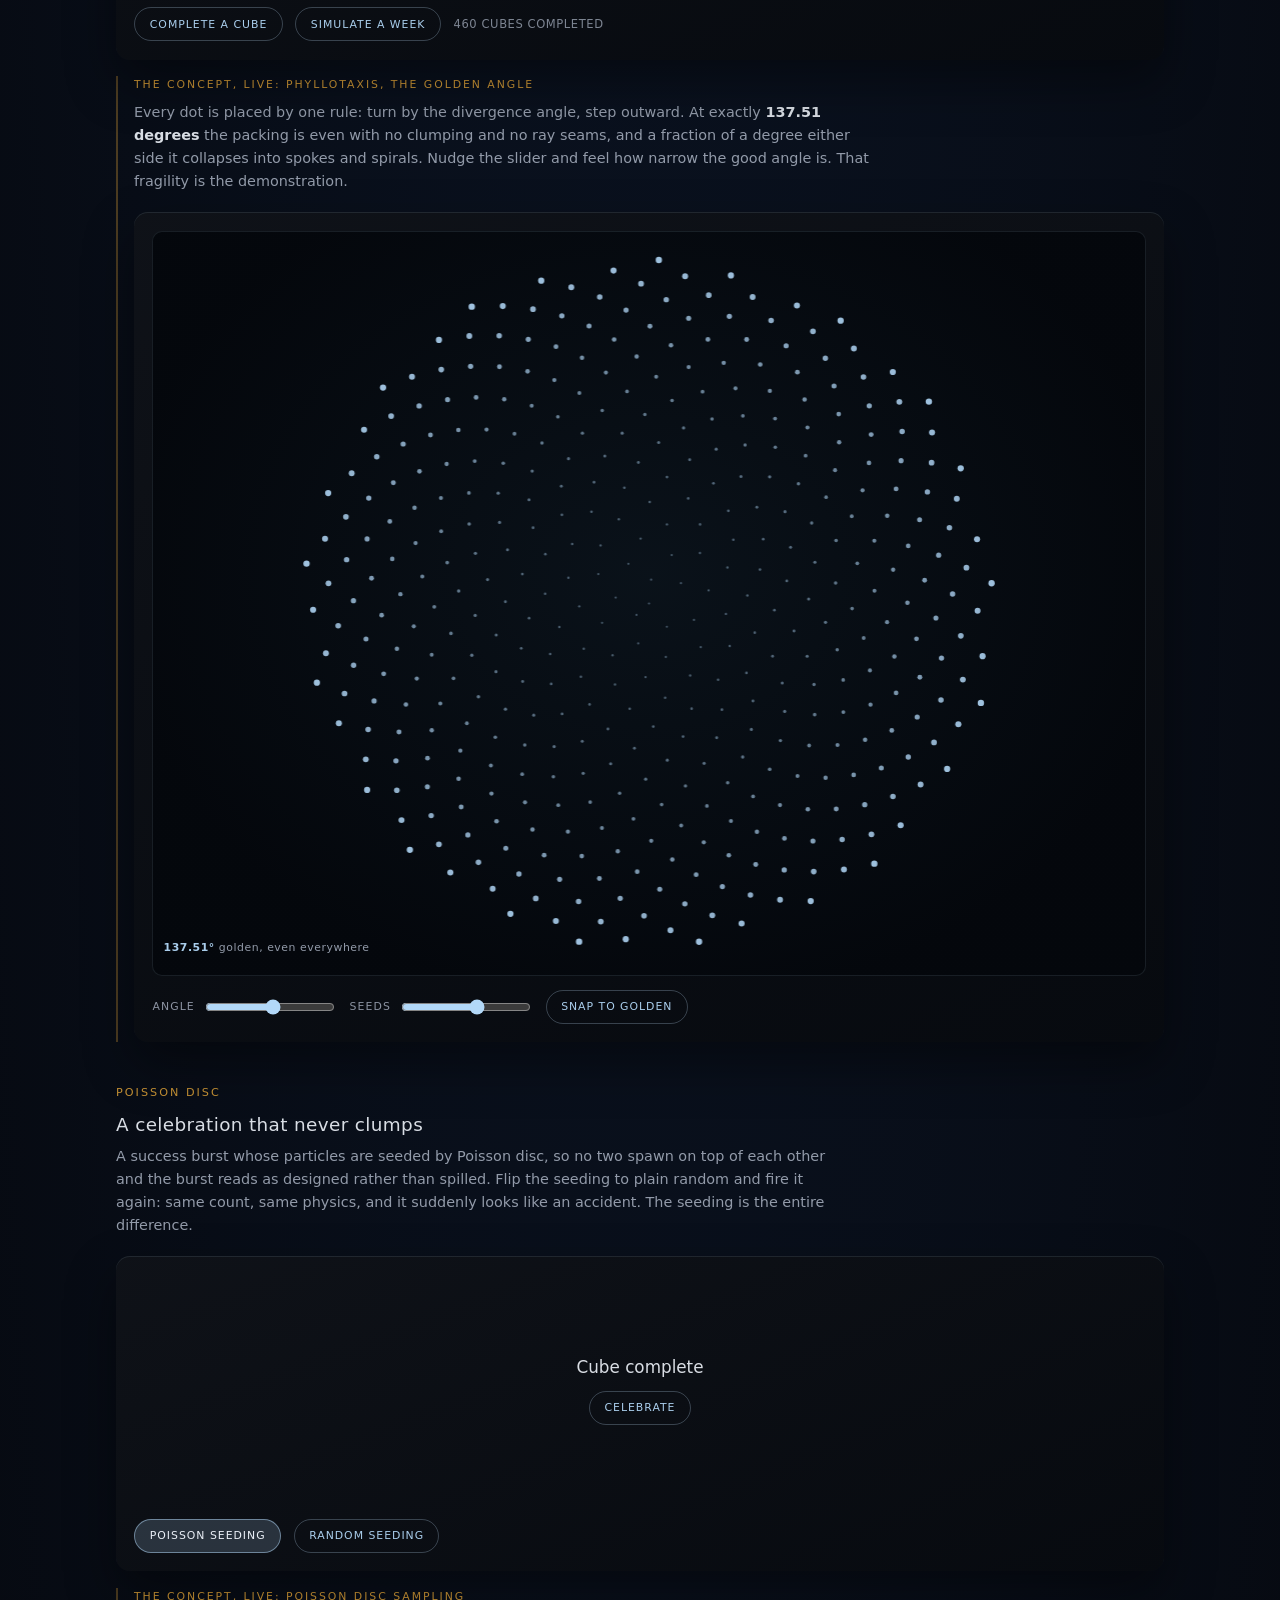
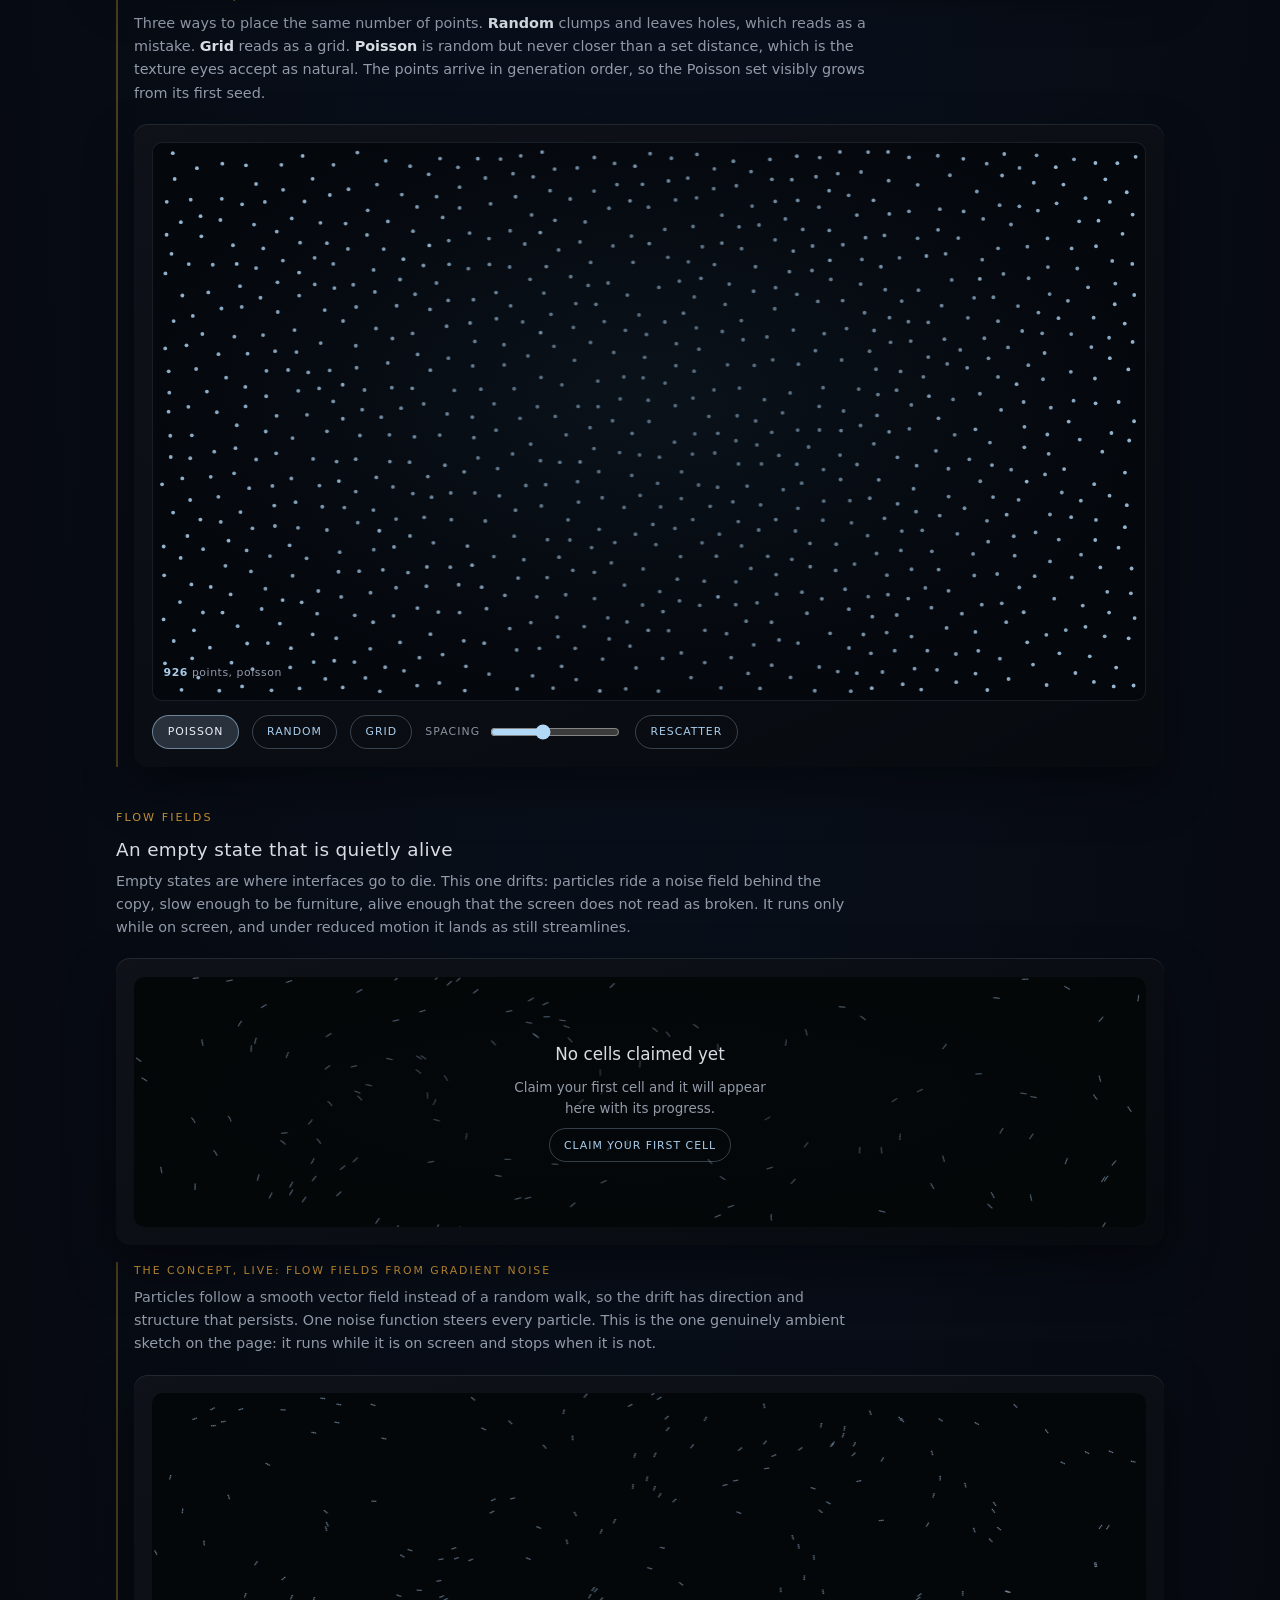
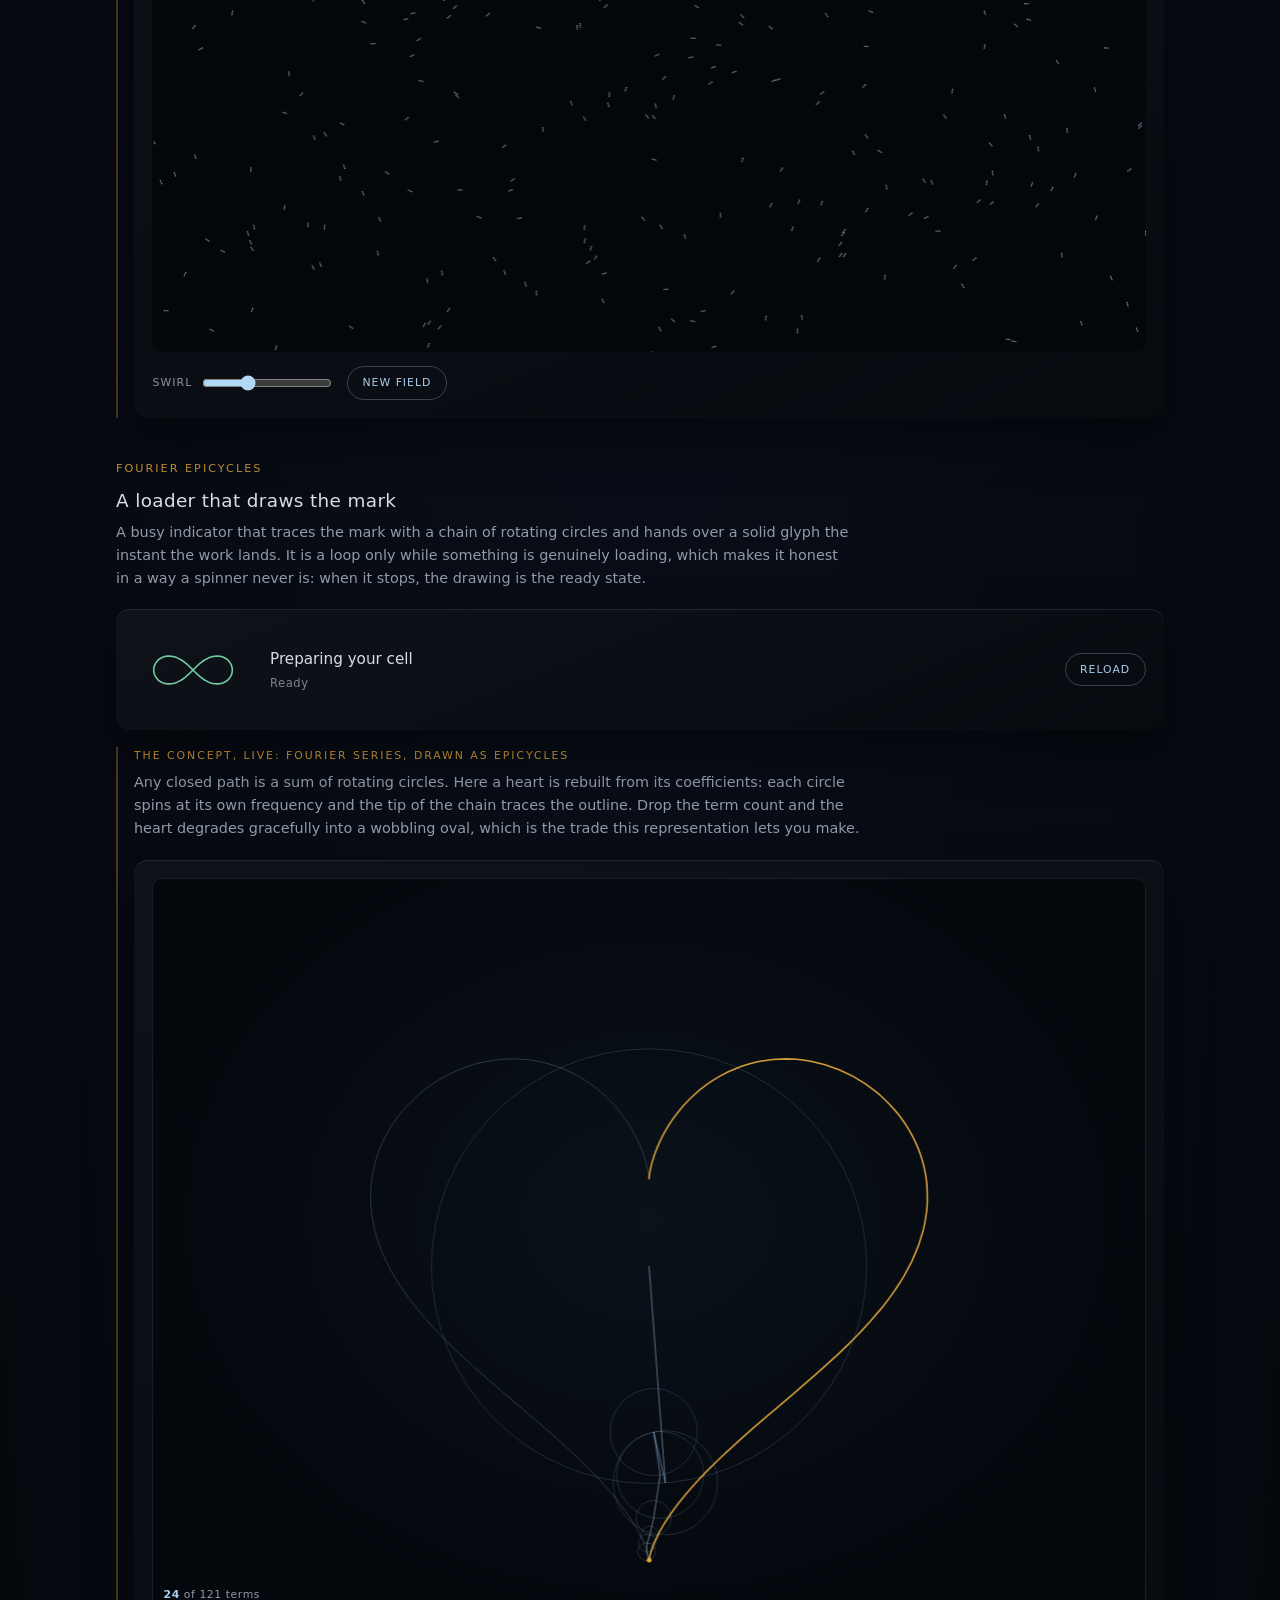
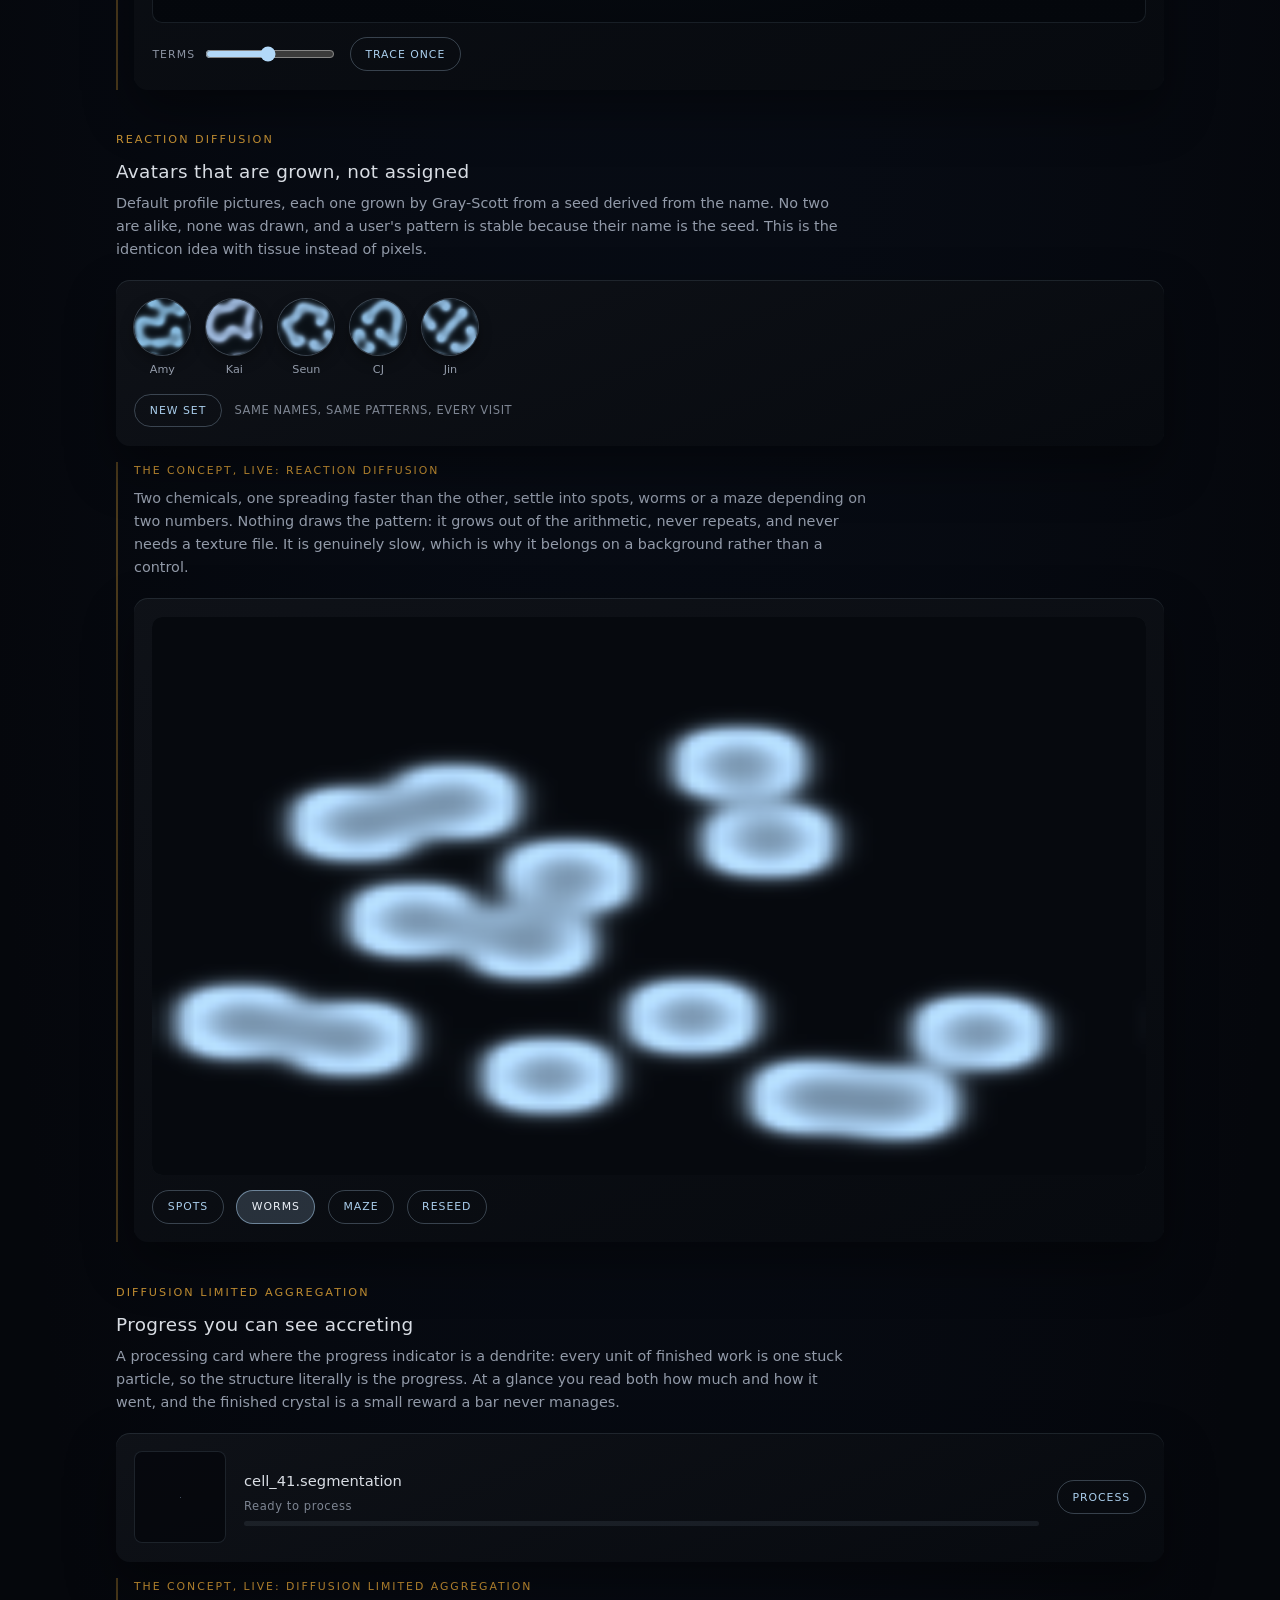
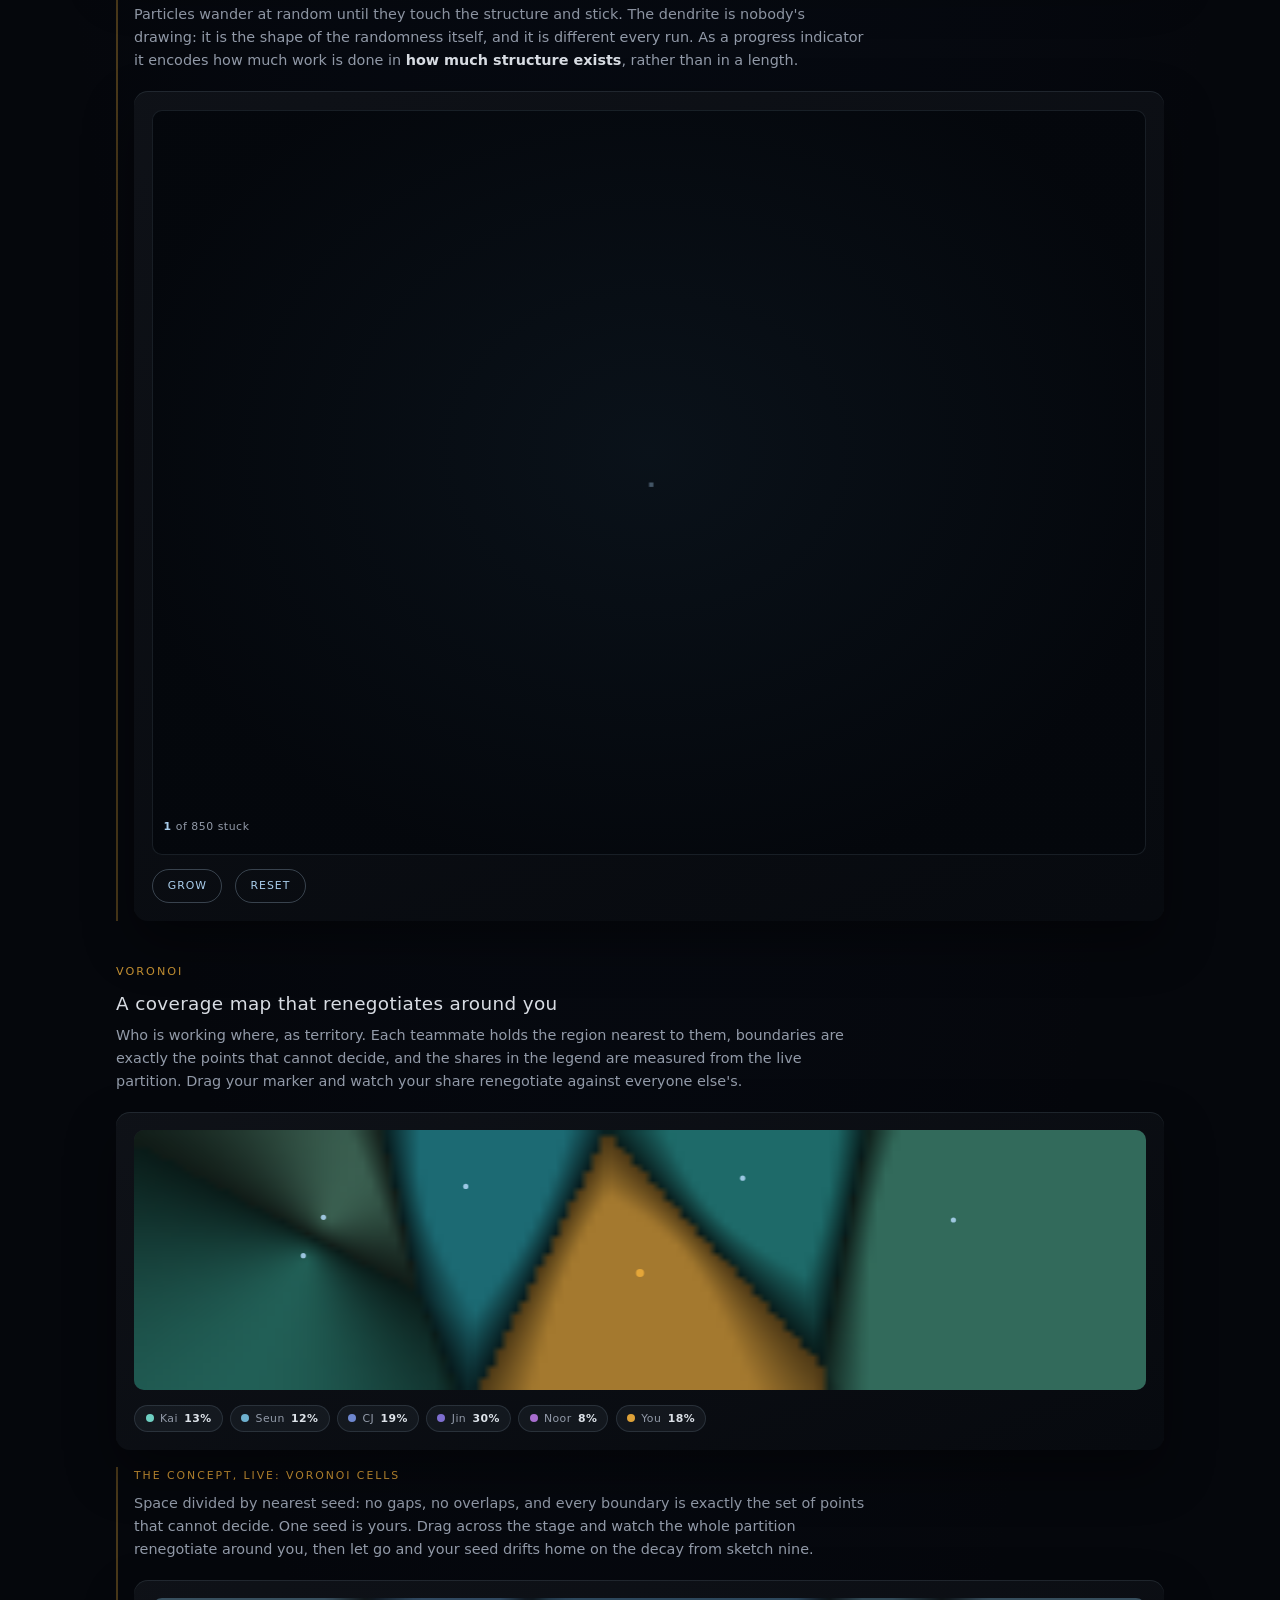
<file: components/all.html>
<!doctype html>
<html lang="en">
<head>
<meta charset="utf-8">
<meta name="viewport" content="width=device-width, initial-scale=1">
<title>experimental-UI: everything on one page</title>

<link rel="stylesheet" href="wave-progress.css">
<link rel="stylesheet" href="sync-cluster.css">
<link rel="stylesheet" href="spring-motion.css">
<link rel="stylesheet" href="action-state.css">
<link rel="stylesheet" href="arrival.css">
<link rel="stylesheet" href="veil.css">
<link rel="stylesheet" href="atlas-field.css">
<link rel="stylesheet" href="channel-wipe.css">
<link rel="stylesheet" href="scale-bridge.css">
<link rel="stylesheet" href="projection-matrix.css">
<link rel="stylesheet" href="section-stack.css">

<style>
  .topnav {
    display: flex;
    align-items: baseline;
    gap: 1.1rem;
    flex-wrap: wrap;
    padding: 1.2rem 0 0;
    font-size: .78rem;
    letter-spacing: .06em;
  }
  .topnav-brand {
    margin-right: auto;
    color: rgb(var(--holo-beam, 178 216 248) / .95);
    font-size: .8rem;
    letter-spacing: .14em;
    text-transform: uppercase;
    text-decoration: none;
  }
  .topnav a { color: rgb(var(--holo-dim, 154 162 177) / .95); text-decoration: none; }
  .topnav a:hover,
  .topnav a.holo-on,
  .topnav a:focus-visible { color: rgb(var(--holo-ink, 239 244 251) / .98); }
  .topnav a[aria-current="page"] { color: rgb(var(--holo-ink, 239 244 251) / .98); border-bottom: 1px solid rgb(var(--holo-beam, 178 216 248) / .6); }
  .topnav a:focus-visible { outline: 2px solid rgb(var(--holo-beam, 178 216 248)); outline-offset: 3px; }

  /* Page chrome. Everything here is a sketch of an interface element, so the
     sketches share the page's stylesheet. A sketch that earns reuse gets
     promoted to a real component pair, per AGENTS.md. */
  :root {
    --holo-line: 196 228 255;
    --holo-beam: 178 216 248;
    --holo-glow:  74 150 224;
    --holo-warm: 232 169  58;
    --holo-good: 126 224 176;
    --holo-ink:  239 244 251;
    --holo-dim:  154 162 177;
    --holo-panel: 15 18 24;
  }
  * { box-sizing: border-box; }
  body {
    margin: 0;
    padding: 0 0 6rem;
    background:
      radial-gradient(ellipse 120% 70% at 50% 0%, rgb(16 30 54 / .8), transparent 70%),
      #05070c;
    color: rgb(var(--holo-ink) / .9);
    font: 400 16px/1.6 system-ui, -apple-system, "Segoe UI", Roboto, sans-serif;
    overflow-x: hidden;
  }
  .wrap { max-width: 68rem; margin: 0 auto; padding: 0 1.25rem; }
  header { padding: 3rem 0 1.5rem; }
  h1 {
    margin: 0 0 .6rem;
    font-size: clamp(1.6rem, 4vw, 2.4rem);
    font-weight: 300;
    letter-spacing: .01em;
  }
  .lede { margin: 0 0 1rem; max-width: 46rem; color: rgb(var(--holo-ink) / .58); }
  section { padding: 2.6rem 0 0; }
  h2 { margin: 0 0 .35rem; font-size: 1.15rem; font-weight: 500; letter-spacing: .02em; }
  .eyebrow {
    margin: 0 0 .5rem;
    font-size: .7rem; letter-spacing: .18em; text-transform: uppercase;
    color: rgb(var(--holo-warm) / .85);
  }
  .note { margin: 0 0 1.2rem; max-width: 46rem; font-size: .9rem; color: rgb(var(--holo-dim) / .95); }
  .note b { color: rgb(var(--holo-ink) / .9); font-weight: 600; }
  .panel {
    position: relative;
    padding: 1.15rem;
    border-radius: 14px;
    background: linear-gradient(158deg, rgb(var(--holo-panel) / .95), rgb(7 10 15 / .96));
    box-shadow: 0 22px 50px rgb(0 0 0 / .4), inset 0 1px 0 rgb(var(--holo-line) / .1);
    display: grid;
    gap: .9rem;
  }
  .mrow {
    display: flex;
    align-items: center;
    gap: .8rem;
    flex-wrap: wrap;
    font-size: .68rem;
    letter-spacing: .1em;
    text-transform: uppercase;
    color: rgb(var(--holo-dim) / .9);
  }
  .mbtn {
    border: 1px solid rgb(var(--holo-line) / .25);
    border-radius: 999px;
    background: transparent;
    color: rgb(var(--holo-beam) / .95);
    font: inherit;
    font-size: .68rem;
    letter-spacing: .09em;
    text-transform: uppercase;
    padding: .45rem .9rem;
    cursor: pointer;
  }
  .mbtn:hover,
  .mbtn.holo-on { background: rgb(var(--holo-beam) / .12); }
  .mbtn:focus-visible { outline: 2px solid rgb(var(--holo-beam)); outline-offset: 2px; }
  .mbtn[aria-pressed="true"] {
    background: rgb(var(--holo-beam) / .18);
    border-color: rgb(var(--holo-beam) / .5);
    color: rgb(var(--holo-ink) / .98);
  }
  .quiet { font-size: .72rem; letter-spacing: .05em; color: rgb(var(--holo-dim) / .8); }

  /* 1. contribution sunflower */
  .sun-stage {
    position: relative;
    width: 100%;
    max-width: 27rem;
    margin: 0 auto;
    aspect-ratio: 1;
    border-radius: 12px;
    overflow: hidden;
    background: radial-gradient(ellipse at 50% 46%, rgb(10 18 26 / .96), rgb(4 7 12 / .98) 76%);
    box-shadow: inset 0 0 0 1px rgb(var(--holo-line) / .1);
    touch-action: none;
    cursor: crosshair;
  }
  .sun-stage canvas { position: absolute; inset: 0; width: 100%; height: 100%; display: block; }
  .sun-read {
    position: absolute; left: .7rem; right: .7rem; bottom: .55rem;
    font-size: .68rem; letter-spacing: .05em;
    color: rgb(var(--holo-dim) / .95);
    pointer-events: none;
    font-variant-numeric: tabular-nums;
  }
  .sun-read b { color: rgb(var(--holo-beam) / .95); font-weight: 600; }
  .sun-legend { display: flex; gap: .45rem; flex-wrap: wrap; justify-content: center; }
  .sun-chip {
    display: inline-flex; align-items: center; gap: .4rem;
    padding: .28rem .65rem; border-radius: 999px;
    font-size: .64rem; letter-spacing: .06em; text-transform: uppercase;
    color: rgb(var(--holo-dim) / .95);
    background: rgb(var(--holo-line) / .05);
    box-shadow: inset 0 0 0 1px rgb(var(--holo-line) / .12);
    font-variant-numeric: tabular-nums;
  }
  .sun-chip i { width: 8px; height: 8px; border-radius: 50%; }
  .sun-chip b { color: rgb(var(--holo-ink) / .95); font-weight: 600; }

  /* 2. celebration */
  .cele-stage { position: relative; display: grid; place-items: center; height: 230px; }
  .cele-stage canvas { position: absolute; inset: 0; width: 100%; height: 100%; pointer-events: none; }
  .cele-copy { position: relative; z-index: 1; display: grid; justify-items: center; gap: .6rem; text-align: center; }
  .cele-copy strong { font-size: 1.05rem; font-weight: 500; }

  /* 3. empty state */
  .empty-stage {
    position: relative; height: 250px; border-radius: 10px; overflow: hidden;
    background: radial-gradient(ellipse at 50% 46%, rgb(10 18 26 / .96), rgb(4 7 12 / .98) 76%);
    box-shadow: inset 0 0 0 1px rgb(var(--holo-line) / .1);
  }
  .empty-stage canvas { position: absolute; inset: 0; width: 100%; height: 100%; }
  .empty-copy {
    position: absolute; inset: 0; z-index: 1;
    display: grid; place-content: center; justify-items: center; gap: .55rem;
    text-align: center; padding: 1rem;
    background: radial-gradient(ellipse 60% 60% at 50% 50%, rgb(5 8 13 / .55), transparent 80%);
  }
  .empty-copy strong { font-size: 1.05rem; font-weight: 500; }
  .empty-copy p { margin: 0; font-size: .84rem; color: rgb(var(--holo-dim) / .95); max-width: 30ch; }

  /* 4. glyph loader */
  .loader-card { display: flex; align-items: center; gap: 1.1rem; flex-wrap: wrap; }
  .loader-glyph { width: 118px; height: 84px; flex: 0 0 auto; }
  .loader-glyph canvas { width: 100%; height: 100%; display: block; }
  .loader-copy { display: grid; gap: .2rem; min-width: 0; flex: 1 1 12rem; }
  .loader-copy strong { font-size: .95rem; font-weight: 500; }
  .loader-copy .quiet[aria-live] { min-height: 1.2em; }

  /* 5. grown avatars */
  .avatars { display: flex; gap: 1rem; flex-wrap: wrap; }
  .avatar { display: grid; justify-items: center; gap: .4rem; }
  .avatar canvas {
    width: 56px; height: 56px; border-radius: 50%;
    box-shadow: 0 0 0 1px rgb(var(--holo-line) / .25), 0 6px 14px rgb(0 0 0 / .35);
  }
  .avatar span { font-size: .7rem; color: rgb(var(--holo-dim) / .95); }

  /* 6. processing card */
  .proc-card { display: flex; align-items: center; gap: 1.1rem; flex-wrap: wrap; }
  .proc-card canvas { width: 92px; height: 92px; flex: 0 0 auto; border-radius: 8px;
    background: rgb(4 7 12 / .8); box-shadow: inset 0 0 0 1px rgb(var(--holo-line) / .12); }
  .proc-copy { display: grid; gap: .3rem; min-width: 0; flex: 1 1 14rem; }
  .proc-copy strong { font-size: .92rem; font-weight: 500; font-variant-numeric: tabular-nums; }
  .proc-bar { height: 5px; border-radius: 3px; overflow: hidden; background: rgb(var(--holo-line) / .08); }
  .proc-bar i { display: block; height: 100%; width: 0; border-radius: 3px;
    background: linear-gradient(90deg, rgb(var(--holo-beam) / .4), rgb(var(--holo-beam) / .95)); }
  .proc-card.is-done .proc-bar i { background: linear-gradient(90deg, rgb(var(--holo-good) / .5), rgb(var(--holo-good) / .95)); }

  /* 7. coverage */
  .cov-stage {
    position: relative; height: 260px; border-radius: 10px; overflow: hidden;
    box-shadow: inset 0 0 0 1px rgb(var(--holo-line) / .1);
    cursor: crosshair; touch-action: none;
  }
  .cov-stage canvas { position: absolute; inset: 0; width: 100%; height: 100%; }
  .cov-legend { display: flex; gap: .45rem; flex-wrap: wrap; }
  .cov-chip {
    display: inline-flex; align-items: center; gap: .4rem;
    padding: .3rem .7rem; border-radius: 999px;
    font-size: .68rem; letter-spacing: .04em; font-variant-numeric: tabular-nums;
    color: rgb(var(--holo-dim) / .95);
    background: rgb(var(--holo-line) / .05);
    box-shadow: inset 0 0 0 1px rgb(var(--holo-line) / .12);
  }
  .cov-chip i { width: 8px; height: 8px; border-radius: 50%; }
  .cov-chip b { color: rgb(var(--holo-ink) / .92); font-weight: 600; }

  /* 8. collect */
  .col-stage { position: relative; height: 250px; }
  .col-stage canvas { position: absolute; inset: 0; width: 100%; height: 100%; }
  .col-target {
    position: absolute; right: .8rem; top: .8rem; z-index: 1;
    display: inline-flex; align-items: center; gap: .5rem;
    padding: .45rem .85rem; border-radius: 999px;
    font-size: .72rem; letter-spacing: .06em;
    color: rgb(var(--holo-ink) / .95);
    background: rgb(var(--holo-beam) / .14);
    box-shadow: inset 0 0 0 1px rgb(var(--holo-beam) / .4);
  }
  .col-target b { font-variant-numeric: tabular-nums; font-weight: 600; }
  .col-target.is-pulse { animation: col-pulse .5s ease-out 1; }
  @keyframes col-pulse { 40% { box-shadow: inset 0 0 0 1px rgb(var(--holo-beam) / .8), 0 0 16px rgb(var(--holo-beam) / .5); } }

  /* 9. score tile */
  .score-tile {
    display: grid; gap: .35rem;
    padding: 1rem 1.15rem 1.1rem;
    border-radius: 12px;
    background: rgb(var(--holo-line) / .04);
    box-shadow: inset 0 0 0 1px rgb(var(--holo-line) / .1);
    max-width: 21rem;
  }
  .score-tile .label { font-size: .68rem; letter-spacing: .14em; text-transform: uppercase; color: rgb(var(--holo-dim) / .9); }
  .score-tile .value { font-size: 2rem; font-weight: 300; line-height: 1.1; font-variant-numeric: tabular-nums; }
  .score-tile.is-milestone .value { animation: score-glow .7s ease-out 1; }
  @keyframes score-glow { 35% { text-shadow: 0 0 18px rgb(var(--holo-warm) / .9); color: rgb(var(--holo-warm) / 1); } }
  .score-bar { height: 5px; border-radius: 3px; overflow: hidden; background: rgb(var(--holo-line) / .08); }
  .score-bar i { display: block; height: 100%; width: 0; border-radius: 3px;
    background: linear-gradient(90deg, rgb(var(--holo-warm) / .4), rgb(var(--holo-warm) / .95)); }
  .score-next { font-size: .68rem; color: rgb(var(--holo-dim) / .8); font-variant-numeric: tabular-nums; }

  footer {
    margin: 4rem 0 2rem; padding-top: 1.4rem;
    border-top: 1px solid rgb(var(--holo-line) / .12);
    color: #6E7686; font-size: 14px; line-height: 1.7;
  }
  footer .credit { margin: 0 0 10px; color: #C4CCD8; font-size: 15px; }
  footer a { color: #4FA3F0; text-decoration: none; }
  footer a:hover, footer a:focus-visible { text-decoration: underline; }

  @media (prefers-reduced-motion: reduce) {
    .col-target.is-pulse { animation: none; }
    .score-tile.is-milestone .value { animation: none; }
  }

  /* lifted from applied.html for its three sections */
  .tag { position: absolute; top: .6rem; font-size: .62rem; letter-spacing: .13em;
    text-transform: uppercase; color: rgb(var(--holo-dim) / .95); pointer-events: none; }
  .tag.is-left { left: .75rem; color: rgb(var(--holo-beam) / .95); }
  .tag.is-right { right: .75rem; }
  .readout { position: absolute; left: .7rem; bottom: .55rem; right: .7rem;
    font-size: .68rem; letter-spacing: .04em; color: rgb(var(--holo-dim) / .95);
    pointer-events: none; font-variant-numeric: tabular-nums; }
  .readout b { color: rgb(var(--holo-beam) / .95); font-weight: 600; }
  .chips { display: flex; gap: .45rem; flex-wrap: wrap; }
  .chip { display: inline-flex; align-items: center; gap: .4rem; padding: .3rem .7rem;
    border-radius: 999px; font-size: .66rem; letter-spacing: .06em;
    color: rgb(var(--holo-dim) / .95); background: rgb(var(--holo-line) / .05);
    box-shadow: inset 0 0 0 1px rgb(var(--holo-line) / .12); }
  .chip i { width: 8px; height: 8px; border-radius: 50%; }
  .stage { position: relative; border-radius: 10px; overflow: hidden;
    background: radial-gradient(ellipse at 50% 46%, rgb(10 18 26 / .96), rgb(4 7 12 / .98) 76%);
    box-shadow: inset 0 0 0 1px rgb(var(--holo-line) / .1);
    aspect-ratio: 16 / 10; }
  .stage canvas { position: absolute; inset: 0; width: 100%; height: 100%; display: block; }
  .stage.grabby, .stage.grabwipe { cursor: ew-resize; touch-action: none; }
  .stage.a1610 { aspect-ratio: 16 / 10; }

  /* lifted from spatial.html for its five sections */
  .demo { padding: 1.2rem; border-radius: 14px;
    background: linear-gradient(158deg, rgb(var(--holo-panel) / .96), rgb(7 10 15 / .96));
    box-shadow: 0 22px 50px rgb(0 0 0 / .45), inset 0 1px 0 rgb(var(--holo-line) / .1); }
  .job { display: inline-block; margin: 0 0 1.2rem; padding: .3rem .7rem; border-radius: 999px;
    background: rgb(var(--holo-warm) / .12); color: rgb(var(--holo-warm) / .95);
    font-size: .68rem; letter-spacing: .1em; text-transform: uppercase; }
  .source { margin: 1rem 0 0; font-size: .78rem; color: rgb(var(--holo-dim) / .7); }

  /* the interaction and motion groups */
  .two-col { display: grid; gap: 1.5rem; grid-template-columns: 1fr; }
  @media (min-width: 62rem) { .two-col { grid-template-columns: 1fr 1fr; } }
  .stack { display: grid; gap: 1.15rem; align-content: start; }
  .field { flex: 1 1 15rem; min-width: 0; padding: .72rem .9rem;
    border: 1px solid rgb(var(--holo-line) / .2); border-radius: 999px;
    background: rgb(var(--holo-line) / .05); color: rgb(var(--holo-ink) / .9);
    font: inherit; font-size: .86rem; }
  .field:focus-visible { outline: 2px solid rgb(var(--holo-beam)); outline-offset: 2px; }
  .swapper { min-height: 8.5rem; border-radius: 12px; }
  .swap-body h3 { margin: 0 0 .4rem; font-size: 1rem; font-weight: 500; }
  .swap-body p { margin: 0; font-size: .88rem; color: rgb(var(--holo-dim) / .95); }
  .grouphead { padding-top: 3.2rem; }
  .grouphead h2 { font-size: 1.5rem; font-weight: 300; }
  .grouphead .note { margin-bottom: 0; }

  /* concept panes: the model itself, live, under each element */
  .concept {
    margin-top: 1.05rem;
    padding-left: 1rem;
    border-left: 2px solid rgb(var(--holo-warm) / .3);
  }
  .concept-title {
    margin: 0 0 .45rem;
    font-size: .68rem;
    letter-spacing: .18em;
    text-transform: uppercase;
    color: rgb(var(--holo-warm) / .9);
  }
  .cstage {
    position: relative;
    border-radius: 10px;
    overflow: hidden;
    background: radial-gradient(ellipse at 50% 46%, rgb(10 18 26 / .96), rgb(4 7 12 / .98) 76%);
    box-shadow: inset 0 0 0 1px rgb(var(--holo-line) / .1);
    aspect-ratio: 16 / 9;
  }
  .cstage.tall { aspect-ratio: 4 / 3; }
  .cstage canvas { position: absolute; inset: 0; width: 100%; height: 100%; display: block; }
  .cstage.grabby { cursor: crosshair; touch-action: none; }
  .cread {
    position: absolute;
    left: .7rem;
    bottom: .55rem;
    font-size: .68rem;
    letter-spacing: .05em;
    color: rgb(var(--holo-dim) / .95);
    pointer-events: none;
    font-variant-numeric: tabular-nums;
  }
  .cread b { color: rgb(var(--holo-beam) / .95); font-weight: 600; }
  .mrow label { display: flex; align-items: center; gap: .5rem; }
  .mrow input[type="range"] { width: 130px; accent-color: rgb(var(--holo-beam)); }

  /* hero landing state: a one shot that settles, per section 7 */
  header.hero-band { position: relative; padding: 3.4rem 0 2.6rem; }
  .hero-cv { position: absolute; inset: 0; width: 100%; height: 100%; display: block; pointer-events: none; }
  .hero-fg { position: relative; }

  /* 10..17 the second wave of models */
  .mstage {
    position: relative;
    border-radius: 10px;
    overflow: hidden;
    background: radial-gradient(ellipse at 50% 46%, rgb(10 18 26 / .96), rgb(4 7 12 / .98) 76%);
    box-shadow: inset 0 0 0 1px rgb(var(--holo-line) / .1);
    aspect-ratio: 16 / 7;
  }
  .mstage canvas { position: absolute; inset: 0; width: 100%; height: 100%; display: block; }
  .mp-jobs { display: grid; gap: .6rem; grid-template-columns: repeat(auto-fit, minmax(200px, 1fr)); }
  .mp-job {
    padding: .7rem .8rem; border-radius: 10px; display: grid; gap: .35rem;
    font-size: .72rem; background: rgb(var(--holo-line) / .04);
    box-shadow: inset 0 0 0 1px rgb(var(--holo-line) / .12);
  }
  .mp-job strong { font-size: .78rem; font-weight: 600; }
  .mp-job .bar { height: 4px; border-radius: 2px; background: rgb(var(--holo-line) / .1); overflow: hidden; }
  .mp-job .bar i { display: block; height: 100%; width: 0; background: rgb(var(--holo-beam) / .85); }
  .mp-job.is-done { box-shadow: inset 0 0 0 1px rgb(126 224 176 / .5); }
  .mp-job.is-done .bar i { background: rgb(126 224 176 / .9); }
  .pl-ramp-row {
    display: flex; align-items: center; gap: .6rem;
    font-size: .62rem; letter-spacing: .12em; text-transform: uppercase;
    color: rgb(var(--holo-dim) / .9);
  }
  .pl-ramp {
    flex: 1; height: 7px; border-radius: 4px;
    background: linear-gradient(90deg, rgb(232 169 58 / .9), rgb(154 162 177 / .55), rgb(178 216 248 / .95));
  }
  .sac-wrap { position: relative; }
  .sac-cv { position: absolute; inset: 0; width: 100%; height: 100%; pointer-events: none; }
  .sac-form { position: relative; display: grid; gap: .6rem; grid-template-columns: repeat(auto-fit, minmax(170px, 1fr)); }
  .sac-field {
    display: grid; gap: .3rem; font-size: .64rem; letter-spacing: .1em;
    text-transform: uppercase; color: rgb(var(--holo-dim) / .9);
  }
  .sac-field input {
    background: rgb(var(--holo-line) / .05);
    border: 1px solid rgb(var(--holo-warm) / .4);
    border-radius: 8px; padding: .45rem .6rem;
    color: rgb(var(--holo-ink) / .95); font: inherit; font-size: .8rem;
  }
  .sac-field input:focus-visible { outline: 2px solid rgb(var(--holo-beam)); outline-offset: 2px; }
  .sac-field.is-ok input { border-color: rgb(126 224 176 / .5); }
  .mbtn[aria-disabled="true"] { opacity: .5; cursor: not-allowed; }
  .mbtn.is-armed {
    background: rgb(126 224 176 / .16);
    border-color: rgb(126 224 176 / .6);
    color: rgb(var(--holo-ink) / .98);
  }
  .qs-meter { position: relative; height: 8px; border-radius: 4px; background: rgb(var(--holo-line) / .08); }
  .qs-meter i { display: block; height: 100%; width: 0; border-radius: 4px; background: rgb(var(--holo-beam) / .8); }
  .qs-meter b { position: absolute; top: -3px; bottom: -3px; width: 2px; background: rgb(var(--holo-warm) / .9); }
  .qs-toasts { display: grid; gap: .4rem; min-height: 3.4rem; }
  .qs-toast {
    padding: .5rem .7rem; border-radius: 8px; font-size: .72rem;
    background: rgb(var(--holo-line) / .04);
    box-shadow: inset 0 0 0 1px rgb(var(--holo-line) / .1);
    color: rgb(var(--holo-dim) / .8); opacity: .55;
  }
  .qs-toast.is-lit {
    color: rgb(var(--holo-ink) / .95); opacity: 1;
    background: rgb(var(--holo-beam) / .08);
    box-shadow: inset 0 0 0 1px rgb(var(--holo-beam) / .45);
  }
  .rt-rows { display: grid; gap: .4rem; }
  .rt-row {
    padding: .45rem .7rem; border-radius: 8px; font-size: .74rem;
    background: rgb(var(--holo-line) / .04);
    box-shadow: inset 0 0 0 1px rgb(var(--holo-line) / .1);
    color: rgb(var(--holo-dim) / .85);
  }
  .rt-row.is-lit {
    color: rgb(var(--holo-ink) / .97);
    background: rgb(var(--holo-beam) / .09);
    box-shadow: inset 0 0 0 1px rgb(var(--holo-beam) / .5);
  }
</style>
</head>
<body>

<div class="wrap">

  <nav class="topnav" aria-label="Experiments">
    <a class="topnav-brand" href="../index.html">experimental-UI</a>
    <a href="all.html" aria-current="page">All</a>
    <a href="../index.html">Landing</a>
    <a href="motion.html">Motion</a>
    <a href="spatial.html">Spatial</a>
    <a href="models.html">Models</a>
    <a href="applied.html">Applied</a>
    <a href="profile.html">Profile</a>
    <a href="playground.html">Playground</a>
    <a href="https://github.com/amyleesterling/experimental-UI" rel="noopener">GitHub</a>
  </nav>

  <header class="hero-band">
    <canvas class="hero-cv" id="hero-cv" aria-hidden="true"></canvas>
    <div class="hero-fg">
      <p class="eyebrow" style="color:rgb(var(--holo-glow) / .9)">All</p>
      <h1>Everything, on one page</h1>
      <p class="lede">
        Experimental, physics and biology inspired UI: scientific principles
        and findings from publications, transformed into interface elements
        and animations. The whole set in one scroll: the interaction states, the three motion
        models, the five paper derived components, the seventeen models worn as
        interface, and the EyeWire 2 placements. Every demo pauses while it is
        off screen, so the page costs what the part you are looking at costs.
      </p>
    </div>
  </header>

  <div class="grouphead" id="g-interaction">
    <p class="eyebrow" style="color:rgb(var(--holo-glow) / .9)">Group one</p>
    <h2>Interaction states</h2>
    <p class="note">Buttons with a lifecycle, arrivals with an unread mark, and a change with a definite instant.</p>
  </div>

  <section id="i-buttons">
    <div class="panel stack">
      <div class="mrow">
        <button id="btn-ok">Save changes</button>
        <button id="btn-slow">Run long job</button>
        <button id="btn-bad">Trigger a failure</button>
      </div>
      <div class="mrow">
        <input class="field" type="text" placeholder="Anything you like" aria-label="An inert demonstration field" autocomplete="off">
        <button id="btn-send">Request access</button>
      </div>
      <span class="quiet">Nothing is submitted. No form, no field name, no request.</span>
    </div>
  </section>

  <section id="i-feed">
    <div class="panel stack">
      <div class="mrow">
        <button class="mbtn" id="btn-one" type="button" data-holo-tap>Add one</button>
        <button class="mbtn" id="btn-batch" type="button" data-holo-tap>Add a batch of five</button>
        <button class="mbtn" id="btn-seen" type="button" data-holo-tap>Mark all seen</button>
      </div>
      <div id="feed"></div>
    </div>
  </section>

  <section id="i-veil">
    <div class="panel swapper" id="swapper">
      <div class="swap-body" id="swap-body">
        <h3>Acquisition, session 41</h3>
        <p>Nine sections registered. The stage is holding within tolerance and the detector is cold.</p>
      </div>
      <p class="mrow" style="margin-top:1.1rem">
        <button class="mbtn" id="btn-swap" type="button" data-holo-tap>Load the next session</button>
      </p>
    </div>
  </section>

  <div class="grouphead" id="g-motion">
    <p class="eyebrow" style="color:rgb(var(--holo-glow) / .9)">Group two</p>
    <h2>Motion with a system behind it</h2>
    <p class="note">A travelling wave, coupled oscillators that lock by themselves, and a spring you can tune.</p>
  </div>

  <section id="m-panel">
    <div class="panel" id="demo-panel">
      <div class="two-col">
        <div class="stack">
          <div id="bar-a"></div>
          <div id="bar-b"></div>
          <div id="drawer"></div>
        </div>
        <div class="stack">
          <div id="cluster"></div>
        </div>
      </div>
    </div>
  </section>

  <section id="m-spring">
    <div class="panel"><div id="spring-solo"></div></div>
  </section>

  <div class="grouphead" id="g-spatial">
    <p class="eyebrow" style="color:rgb(var(--holo-glow) / .9)">Group three</p>
    <h2>Five components from five papers</h2>
    <p class="note">Each takes what a recent paper is arguing and turns it into a control.</p>
  </div>

<section>
    <p class="eyebrow">One</p>
    <h2>Field over a changing form</h2>
    <p class="job">Job: a value that only means something in its place</p>
    <p class="note">
      Scrub the stage and the form folds. The expression band is defined in the
      form's own coordinates rather than the canvas, so it stays on the same
      tissue and travels with it. A heatmap on a fixed image can get away with
      being a texture. The moment the form moves, the field has to be attached
      to the thing, and the difference becomes obvious in one drag.
    </p>
    <div class="demo"><div id="atlas"></div></div>
    <p class="source">
      After 3D spatial transcriptome atlases of early primate embryogenesis,
      Nature Cell Biology, 2026, where a programme is only meaningful in the
      piece of geometry it occupies and at the stage it occupies it.
    </p>
  </section>

<section>
    <p class="eyebrow">Two</p>
    <h2>Co-registered channel wipe</h2>
    <p class="job">Job: compare layers without losing registration</p>
    <p class="note">
      Drag the divider. The geometry channel runs the full width and the
      molecular channel is clipped to one side, both drawn from one set of
      coordinates. Because the shapes never move as the divider passes, you can
      see they are the same tissue. A crossfade could not tell you that: fading
      looks identical whether or not two layers are registered, which hides the
      one property worth checking.
    </p>
    <div class="demo"><div id="channel"></div></div>
    <p class="source">
      After light microscopy connectomic reconstruction of brain tissue,
      Nature, 2025, where the appeal is a wiring diagram that carries molecular
      identity instead of trading one for the other.
    </p>
  </section>

<section>
    <p class="eyebrow">Three</p>
    <h2>Scale bridge</h2>
    <p class="job">Job: jump six orders of magnitude and stay oriented</p>
    <p class="note">
      Pick a cell by what it does and the view travels to what it is made of.
      The ladder is the component worth keeping: any interface that jumps
      between very different magnifications leaves people lost, because the
      destination gives no clue how far it sits from the origin. A rung per
      decade and a marker that travels rather than teleports costs almost
      nothing and answers the question the jump creates.
    </p>
    <div class="demo"><div id="bridge"></div></div>
    <p class="source">
      After correlative voltage imaging and cryo-electron tomography, Nature
      Communications, 2025, which links an electrical phenotype to the
      nanometre scale architecture of that same class of cell.
    </p>
  </section>

<section>
    <p class="eyebrow">Four</p>
    <h2>Trajectories against their matrix</h2>
    <p class="job">Job: show what a summary throws away</p>
    <p class="note">
      Press collapse. Every point keeps its identity through the morph, so the
      eye follows individual projections into the grid and watches them pile
      into a single cell. Two pictures side by side would make the same claim
      and prove none of it. The morph is the argument, and it is the reason
      this is a component rather than a pair of charts.
    </p>
    <div class="demo"><div id="project"></div></div>
    <p class="source">
      After whole brain reconstruction of single neurons, Nature Methods, 2025,
      where the questions are about the trajectories that an adjacency matrix
      does not keep.
    </p>
  </section>

<section>
    <p class="eyebrow">Five</p>
    <h2>Serial sections into a volume</h2>
    <p class="job">Job: prove a set of layers is one object</p>
    <p class="note">
      Close the stack up, then switch registration off. Every section is
      unchanged and the structure running through the depth disappears, which
      is a stronger statement than any caption about alignment. When a set of
      layers really is one object, the control that can take the alignment away
      is what demonstrates it.
    </p>
    <div class="demo"><div id="stack"></div></div>
    <p class="source">
      After 3D reconstruction of serial spatial transcriptomic sections, 2026,
      where the third dimension changes the inference rather than the
      presentation.
    </p>
  </section>

  <div class="grouphead" id="g-models">
    <p class="eyebrow" style="color:rgb(var(--holo-glow) / .9)">Group four</p>
    <h2>Nine models, worn as interface</h2>
    <p class="note">Recognisable pieces of UI whose behaviour comes from a named model. The model is the engine, never the exhibit.</p>
  </div>

<section id="phyllotaxis">
    <p class="eyebrow">Phyllotaxis</p>
    <h2>A work history that packs itself</h2>
    <p class="note">
      A contribution record with no bins and no axes. Every dot is one
      completed cube, placed in completion order by the golden angle: the
      first edit sits at the centre, the latest lands on the rim, and the
      disc packs evenly at forty cubes or four thousand. Colour is what the
      edit was, brightness is how recent. Complete more work and the whole
      history breathes outward to make room. Run the pointer over the disc
      to read any single cube back.
    </p>
    <div class="panel">
      <div class="sun-stage" id="sun-stage">
        <canvas id="sun-cv" role="img"></canvas>
        <p class="sun-read" id="sun-read" aria-hidden="true"></p>
      </div>
      <div class="sun-legend" aria-label="Edits by kind">
        <span class="sun-chip"><i style="background:rgb(var(--holo-beam) / .9)"></i> clean pass <b id="sun-n0">0</b></span>
        <span class="sun-chip"><i style="background:rgb(126 224 176 / .9)"></i> extension found <b id="sun-n1">0</b></span>
        <span class="sun-chip"><i style="background:rgb(var(--holo-warm) / .9)"></i> merge fixed <b id="sun-n2">0</b></span>
      </div>
      <div class="mrow">
        <button class="mbtn" id="sun-one" type="button" data-holo-tap>Complete a cube</button>
        <button class="mbtn" id="sun-week" type="button" data-holo-tap>Simulate a week</button>
        <span class="quiet" id="sun-count" role="status"></span>
      </div>
    </div>
  
    <div class="concept">
      <p class="concept-title">The concept, live: Phyllotaxis, the golden angle</p>
      <p class="note">
      Every dot is placed by one rule: turn by the divergence angle, step
      outward. At exactly <b>137.51 degrees</b> the packing is even with no
      clumping and no ray seams, and a fraction of a degree either side it
      collapses into spokes and spirals. Nudge the slider and feel how narrow
      the good angle is. That fragility is the demonstration.
    </p>
      <div class="panel">
      <div class="cstage tall"><canvas id="phy-cv" role="img"></canvas>
        <p class="cread" id="phy-read"></p></div>
      <div class="mrow">
        <label>Angle
          <input id="phy-angle" type="range" min="128" max="146" step="0.02" value="137.51" aria-label="Divergence angle in degrees">
        </label>
        <label>Seeds
          <input id="phy-count" type="range" min="80" max="650" step="10" value="420" aria-label="Number of seeds">
        </label>
        <button class="mbtn" id="phy-golden" type="button" data-holo-tap>Snap to golden</button>
      </div>
    </div>
    </div>
  </section>

<section id="poisson">
    <p class="eyebrow">Poisson disc</p>
    <h2>A celebration that never clumps</h2>
    <p class="note">
      A success burst whose particles are seeded by Poisson disc, so no two
      spawn on top of each other and the burst reads as designed rather than
      spilled. Flip the seeding to plain random and fire it again: same count,
      same physics, and it suddenly looks like an accident. The seeding is the
      entire difference.
    </p>
    <div class="panel">
      <div class="cele-stage">
        <canvas id="cele-cv" aria-hidden="true"></canvas>
        <div class="cele-copy">
          <strong>Cube complete</strong>
          <button class="mbtn" id="cele-go" type="button" data-holo-tap>Celebrate</button>
        </div>
      </div>
      <div class="mrow" role="group" aria-label="Particle seeding">
        <button class="mbtn" data-seed="poisson" type="button" data-holo-tap aria-pressed="true">Poisson seeding</button>
        <button class="mbtn" data-seed="random" type="button" data-holo-tap aria-pressed="false">Random seeding</button>
      </div>
    </div>
  
    <div class="concept">
      <p class="concept-title">The concept, live: Poisson disc sampling</p>
      <p class="note">
      Three ways to place the same number of points. <b>Random</b> clumps and
      leaves holes, which reads as a mistake. <b>Grid</b> reads as a grid.
      <b>Poisson</b> is random but never closer than a set distance, which is
      the texture eyes accept as natural. The points arrive in generation
      order, so the Poisson set visibly grows from its first seed.
    </p>
      <div class="panel">
      <div class="cstage"><canvas id="poi-cv" role="img"></canvas>
        <p class="cread" id="poi-read"></p></div>
      <div class="mrow" role="group" aria-label="Scatter mode">
        <button class="mbtn" data-mode="poisson" type="button" data-holo-tap aria-pressed="true">Poisson</button>
        <button class="mbtn" data-mode="random" type="button" data-holo-tap aria-pressed="false">Random</button>
        <button class="mbtn" data-mode="grid" type="button" data-holo-tap aria-pressed="false">Grid</button>
        <label>Spacing
          <input id="poi-r" type="range" min="12" max="30" step="1" value="19" aria-label="Minimum spacing for the Poisson set">
        </label>
        <button class="mbtn" id="poi-again" type="button" data-holo-tap>Rescatter</button>
      </div>
    </div>
    </div>
  </section>

<section id="flow">
    <p class="eyebrow">Flow fields</p>
    <h2>An empty state that is quietly alive</h2>
    <p class="note">
      Empty states are where interfaces go to die. This one drifts: particles
      ride a noise field behind the copy, slow enough to be furniture, alive
      enough that the screen does not read as broken. It runs only while on
      screen, and under reduced motion it lands as still streamlines.
    </p>
    <div class="panel">
      <div class="empty-stage">
        <canvas id="empty-cv" aria-hidden="true"></canvas>
        <div class="empty-copy">
          <strong id="empty-title">No cells claimed yet</strong>
          <p id="empty-sub">Claim your first cell and it will appear here with its progress.</p>
          <button class="mbtn" id="empty-cta" type="button" data-holo-tap>Claim your first cell</button>
        </div>
      </div>
    </div>
  
    <div class="concept">
      <p class="concept-title">The concept, live: Flow fields from gradient noise</p>
      <p class="note">
      Particles follow a smooth vector field instead of a random walk, so the
      drift has direction and structure that persists. One noise function
      steers every particle. This is the one genuinely ambient sketch on the
      page: it runs while it is on screen and stops when it is not.
    </p>
      <div class="panel">
      <div class="cstage"><canvas id="flo-cv" role="img" aria-label="Particles drifting along a smooth noise field"></canvas></div>
      <div class="mrow">
        <label>Swirl
          <input id="flo-scale" type="range" min="1.5" max="6" step="0.1" value="3" aria-label="Field frequency">
        </label>
        <button class="mbtn" id="flo-seed" type="button" data-holo-tap>New field</button>
      </div>
    </div>
    </div>
  </section>

<section id="fourier">
    <p class="eyebrow">Fourier epicycles</p>
    <h2>A loader that draws the mark</h2>
    <p class="note">
      A busy indicator that traces the mark with a chain of rotating circles
      and hands over a solid glyph the instant the work lands. It is a loop
      only while something is genuinely loading, which makes it honest in a
      way a spinner never is: when it stops, the drawing is the ready state.
    </p>
    <div class="panel">
      <div class="loader-card">
        <div class="loader-glyph"><canvas id="fou-cv" role="img" aria-label="A loading glyph being traced by rotating circles"></canvas></div>
        <div class="loader-copy">
          <strong>Preparing your cell</strong>
          <span class="quiet" id="fou-status" role="status" aria-live="polite"></span>
        </div>
        <button class="mbtn" id="fou-again" type="button" data-holo-tap>Reload</button>
      </div>
    </div>
  
    <div class="concept">
      <p class="concept-title">The concept, live: Fourier series, drawn as epicycles</p>
      <p class="note">
      Any closed path is a sum of rotating circles. Here a heart is rebuilt
      from its coefficients: each circle spins at its own frequency and the
      tip of the chain traces the outline. Drop the term count and the heart
      degrades gracefully into a wobbling oval, which is the trade this
      representation lets you make.
    </p>
      <div class="panel">
      <div class="cstage tall"><canvas id="fsr-cv" role="img"></canvas>
        <p class="cread" id="fsr-read"></p></div>
      <div class="mrow">
        <label>Terms
          <input id="fsr-terms" type="range" min="2" max="48" step="1" value="24" aria-label="Number of Fourier terms">
        </label>
        <button class="mbtn" id="fsr-trace" type="button" data-holo-tap>Trace once</button>
      </div>
    </div>
    </div>
  </section>

<section id="reaction">
    <p class="eyebrow">Reaction diffusion</p>
    <h2>Avatars that are grown, not assigned</h2>
    <p class="note">
      Default profile pictures, each one grown by Gray-Scott from a seed
      derived from the name. No two are alike, none was drawn, and a user's
      pattern is stable because their name is the seed. This is the identicon
      idea with tissue instead of pixels.
    </p>
    <div class="panel">
      <div class="avatars" id="avatars"></div>
      <div class="mrow">
        <button class="mbtn" id="avatars-again" type="button" data-holo-tap>New set</button>
        <span class="quiet">Same names, same patterns, every visit</span>
      </div>
    </div>
  
    <div class="concept">
      <p class="concept-title">The concept, live: Reaction diffusion</p>
      <p class="note">
      Two chemicals, one spreading faster than the other, settle into spots,
      worms or a maze depending on two numbers. Nothing draws the pattern: it
      grows out of the arithmetic, never repeats, and never needs a texture
      file. It is genuinely slow, which is why it belongs on a background
      rather than a control.
    </p>
      <div class="panel">
      <div class="cstage"><canvas id="rd-cv" role="img" aria-label="A reaction diffusion pattern growing"></canvas></div>
      <div class="mrow" role="group" aria-label="Pattern preset">
        <button class="mbtn" data-rd="spots" type="button" data-holo-tap aria-pressed="false">Spots</button>
        <button class="mbtn" data-rd="worms" type="button" data-holo-tap aria-pressed="true">Worms</button>
        <button class="mbtn" data-rd="maze" type="button" data-holo-tap aria-pressed="false">Maze</button>
        <button class="mbtn" id="rd-seed" type="button" data-holo-tap>Reseed</button>
      </div>
    </div>
    </div>
  </section>

<section id="dla">
    <p class="eyebrow">Diffusion limited aggregation</p>
    <h2>Progress you can see accreting</h2>
    <p class="note">
      A processing card where the progress indicator is a dendrite: every unit
      of finished work is one stuck particle, so the structure literally is
      the progress. At a glance you read both how much and how it went, and
      the finished crystal is a small reward a bar never manages.
    </p>
    <div class="panel">
      <div class="proc-card" id="proc-card">
        <canvas id="proc-cv" role="img" aria-label="A dendritic progress indicator"></canvas>
        <div class="proc-copy">
          <strong id="proc-name">cell_41.segmentation</strong>
          <span class="quiet" id="proc-status" role="status" aria-live="polite">Ready to process</span>
          <div class="proc-bar"><i id="proc-bar"></i></div>
        </div>
        <button class="mbtn" id="proc-go" type="button" data-holo-tap>Process</button>
      </div>
    </div>
  
    <div class="concept">
      <p class="concept-title">The concept, live: Diffusion limited aggregation</p>
      <p class="note">
      Particles wander at random until they touch the structure and stick.
      The dendrite is nobody's drawing: it is the shape of the randomness
      itself, and it is different every run. As a progress indicator it
      encodes how much work is done in <b>how much structure exists</b>,
      rather than in a length.
    </p>
      <div class="panel">
      <div class="cstage tall"><canvas id="dla-cv" role="img"></canvas>
        <p class="cread" id="dla-read"></p></div>
      <div class="mrow">
        <button class="mbtn" id="dla-grow" type="button" data-holo-tap>Grow</button>
        <button class="mbtn" id="dla-reset" type="button" data-holo-tap>Reset</button>
      </div>
    </div>
    </div>
  </section>

<section id="voronoi">
    <p class="eyebrow">Voronoi</p>
    <h2>A coverage map that renegotiates around you</h2>
    <p class="note">
      Who is working where, as territory. Each teammate holds the region
      nearest to them, boundaries are exactly the points that cannot decide,
      and the shares in the legend are measured from the live partition. Drag
      your marker and watch your share renegotiate against everyone else's.
    </p>
    <div class="panel">
      <div class="cov-stage" id="cov-stage">
        <canvas id="cov-cv" role="img" aria-label="A territory map of teammates, with your marker draggable"></canvas>
      </div>
      <div class="cov-legend" id="cov-legend" aria-label="Coverage by teammate"></div>
    </div>
  
    <div class="concept">
      <p class="concept-title">The concept, live: Voronoi cells</p>
      <p class="note">
      Space divided by nearest seed: no gaps, no overlaps, and every boundary
      is exactly the set of points that cannot decide. One seed is yours.
      Drag across the stage and watch the whole partition renegotiate around
      you, then let go and your seed drifts home on the decay from sketch
      nine.
    </p>
      <div class="panel">
      <div class="cstage grabby"><canvas id="vor-cv" role="img" aria-label="A Voronoi partition with one seed following the pointer"></canvas></div>
      <div class="mrow">
        <button class="mbtn" id="vor-again" type="button" data-holo-tap>Rescatter seeds</button>
      </div>
    </div>
    </div>
  </section>

<section id="boids">
    <p class="eyebrow">Flocking</p>
    <h2>Batch actions that flock home</h2>
    <p class="note">
      Move twenty four items to the library and they go as a shoal: three
      local rules give the flight its life, a fourth steers it home, and each
      arrival ticks the badge. The organic motion is not garnish, it is
      legibility: you can see that many things went to one place, and the
      count agrees with your eyes.
    </p>
    <div class="panel">
      <div class="col-stage">
        <canvas id="col-cv" aria-hidden="true"></canvas>
        <span class="col-target" id="col-target">Library <b id="col-count">0</b></span>
      </div>
      <div class="mrow">
        <button class="mbtn" id="col-go" type="button" data-holo-tap>Add all to library</button>
      </div>
    </div>
  
    <div class="concept">
      <p class="concept-title">The concept, live: Flocking, three local rules</p>
      <p class="note">
      Every bird sees only its neighbours, and three rules make a flock:
      keep apart, point the same way, drift together. The toggles take one
      rule away at a time, which is the honest demo: kill separation and
      they collapse into knots, kill alignment and the shoal loses its grain,
      kill cohesion and it evaporates.
    </p>
      <div class="panel">
      <div class="cstage"><canvas id="boi-cv" role="img" aria-label="A flock of boids"></canvas></div>
      <div class="mrow" role="group" aria-label="Flocking rules">
        <button class="mbtn" data-rule="sep" type="button" data-holo-tap aria-pressed="true">Separation</button>
        <button class="mbtn" data-rule="ali" type="button" data-holo-tap aria-pressed="true">Alignment</button>
        <button class="mbtn" data-rule="coh" type="button" data-holo-tap aria-pressed="true">Cohesion</button>
      </div>
    </div>
    </div>
  </section>

<section id="decay">
    <p class="eyebrow">Exponential decay</p>
    <h2>A counter that glides to the truth</h2>
    <p class="note">
      The humblest one, doing the job it does in every good scoreboard: the
      displayed number chases the true value, so a burst of points reads as
      motion toward a fact rather than a slot machine. The bar to the next
      milestone rides the same chase, and crossing a milestone earns exactly
      one glow.
    </p>
    <div class="panel">
      <div class="score-tile" id="score-tile">
        <span class="label">Synapse points</span>
        <span class="value" id="score-value">1,240</span>
        <div class="score-bar"><i id="score-bar"></i></div>
        <span class="score-next" id="score-next"></span>
      </div>
      <div class="mrow">
        <button class="mbtn" id="score-50" type="button" data-holo-tap>+50</button>
        <button class="mbtn" id="score-250" type="button" data-holo-tap>+250</button>
      </div>
    </div>
  
    <div class="concept">
      <p class="concept-title">The concept, live: Exponential decay</p>
      <p class="note">
      The humblest model and the most reusable. Both dots chase your pointer.
      The <b>warm</b> one is a fixed duration tween, and every time you move
      mid flight it has to restart. The <b>cool</b> one moves a fraction of
      the remaining distance each frame, so interruption is not even a case:
      there is no duration to restart. Drag in circles and feel the
      difference.
    </p>
      <div class="panel">
      <div class="cstage grabby"><canvas id="dec-cv" role="img" aria-label="Two dots chasing the pointer, a tween and an exponential decay"></canvas>
        <p class="cread"><b>Cool</b> decay chaser, <span style="color:rgb(var(--holo-warm) / .9)">warm</span> fixed tween</p></div>
      <div class="mrow">
        <label>Decay rate
          <input id="dec-k" type="range" min="3" max="18" step="0.5" value="8" aria-label="Decay rate of the chaser">
        </label>
      </div>
    </div>
    </div>
  </section>

  <!-- ============================================================ 10 -->
  <section id="mpemba">
    <p class="eyebrow">Quantum Mpemba effect</p>
    <h2>Two progress traces that cross</h2>
    <p class="note">
      Distance from done is not time to done. Two jobs launch together, and
      the one that starts far behind finishes first, overtaking the nearer
      one on the way. Trapped ion experiments showed exactly this: prepare a
      state with no weight on the slowest decaying mode and it relaxes
      exponentially faster, and a 2026 follow-up watched trajectories cross
      more than once. The naive ETA under each bar is computed the way every
      progress bar implies, and the crossing is the proof that it lies.
    </p>
    <div class="panel">
      <div class="mp-jobs">
        <div class="mp-job" id="mp-job-a">
          <strong>Rebuild index</strong>
          <span class="quiet" id="mp-eta-a">idle</span>
          <span class="bar"><i id="mp-bar-a"></i></span>
        </div>
        <div class="mp-job" id="mp-job-b">
          <strong>Full resegmentation</strong>
          <span class="quiet" id="mp-eta-b">idle</span>
          <span class="bar"><i id="mp-bar-b"></i></span>
        </div>
      </div>
      <div class="mstage"><canvas id="mp-cv" role="img" aria-label="Two distance from done traces over time"></canvas>
        <p class="cread" id="mp-read"></p></div>
      <div class="mrow">
        <button class="mbtn" id="mp-go" type="button" data-holo-tap>Launch both</button>
        <span class="quiet" id="mp-note" role="status"></span>
      </div>
    </div>
    <div class="concept">
      <p class="concept-title">The concept, live: relaxation modes and their overlaps</p>
      <p class="note">
        Relaxation is a sum of decaying modes, each with its own rate, and
        how fast a state equilibrates is set by how much of it sits on the
        slowest one. Slide the far state's overlap with the slow mode. At
        zero it beats the near state easily. Give it slow mode weight and
        the advantage dies, which is the whole effect in one slider.
      </p>
      <div class="panel">
        <div class="cstage"><canvas id="mpc-cv" role="img"></canvas>
          <p class="cread" id="mpc-read"></p></div>
        <div class="mrow">
          <label>Slow mode overlap
            <input id="mpc-w" type="range" min="0" max="1" step="0.02" value="0" aria-label="Overlap of the far state with the slowest mode">
          </label>
          <button class="mbtn" id="mpc-zero" type="button" data-holo-tap>Snap to zero</button>
        </div>
      </div>
    </div>
  </section>

  <!-- ============================================================ 11 -->
  <section id="chirp">
    <p class="eyebrow">Gravitational wave chirp</p>
    <h2>A merge that sounds like what it is</h2>
    <p class="note">
      An irreversible combine, staged the way the universe does one: two
      segments inspiral, the orbit tightening and quickening, a merger, then
      a ringdown as the single new object settles. GW250114, the loudest
      event yet recorded, was used to test the rule this button obeys: the
      merged element's area is never less than the sum of its parents. A
      merge drawn this way visibly loses nothing.
    </p>
    <div class="panel">
      <div class="mstage"><canvas id="gw-cv" role="img" aria-label="Two segments inspiralling into one"></canvas>
        <p class="cread" id="gw-read"></p></div>
      <div class="mrow">
        <button class="mbtn" id="gw-go" type="button" data-holo-tap>Merge segments</button>
        <span class="quiet" id="gw-note" role="status"></span>
      </div>
    </div>
    <div class="concept">
      <p class="concept-title">The concept, live: the chirp waveform</p>
      <p class="note">
        The signal itself: amplitude and frequency climb together as the
        orbit shrinks, cut off at merger, then ring down as a damped tone.
        The mass ratio sets how long the chirp lasts and how it ends. Drawn
        schematically, no detector data.
      </p>
      <div class="panel">
        <div class="cstage"><canvas id="gwc-cv" role="img"></canvas>
          <p class="cread" id="gwc-read"></p></div>
        <div class="mrow">
          <label>Mass ratio
            <input id="gwc-q" type="range" min="0.35" max="1" step="0.01" value="1" aria-label="Mass ratio of the pair">
          </label>
          <button class="mbtn" id="gwc-go" type="button" data-holo-tap>Replay</button>
        </div>
      </div>
    </div>
  </section>

  <!-- ============================================================ 12 -->
  <section id="atomarray">
    <p class="eyebrow">Atom array assembly</p>
    <h2>A grid that heals before it presents</h2>
    <p class="note">
      Stochastic loading, guaranteed layout. Results arrive the way tweezer
      arrays load atoms, each slot filling by chance, and instead of showing
      you the gaps the grid runs a rearrangement pass: items are moved one
      by one into the target region until it is perfect, and only then does
      the state say complete. Optical tweezer arrays do exactly this at the
      scale of six thousand atoms. Loaded and assembled are different
      states, and hiding the pass between them is what ordinary grids get
      wrong.
    </p>
    <div class="panel">
      <div class="mstage"><canvas id="aa-cv" role="img" aria-label="A results grid loading with gaps and healing itself"></canvas>
        <p class="cread" id="aa-read"></p></div>
      <div class="mrow">
        <button class="mbtn" id="aa-go" type="button" data-holo-tap>Fetch results</button>
        <span class="quiet" id="aa-note" role="status"></span>
      </div>
    </div>
    <div class="concept">
      <p class="concept-title">The concept, live: rearranging atoms one tweezer at a time</p>
      <p class="note">
        The same mechanic with the physics showing: sites load at a
        probability you control, then a single tweezer drags atoms into the
        target block one at a time. Lower the odds and watch the pass work
        harder for the same guarantee.
      </p>
      <div class="panel">
        <div class="cstage"><canvas id="aac-cv" role="img"></canvas>
          <p class="cread" id="aac-read"></p></div>
        <div class="mrow">
          <label>Load probability
            <input id="aac-p" type="range" min="0.35" max="0.8" step="0.05" value="0.55" aria-label="Probability each site loads">
          </label>
          <button class="mbtn" id="aac-go" type="button" data-holo-tap>Reload</button>
        </div>
      </div>
    </div>
  </section>

  <!-- ============================================================ 13 -->
  <section id="edge">
    <p class="eyebrow">Topological edge states</p>
    <h2>Progress that survives damage</h2>
    <p class="note">
      A control whose robustness is demonstrable, not asserted. Progress
      travels the boundary of the panel while the toggle riddles the bulk
      with defects, and the edge transport does not care, because in a
      photonic topological insulator light routed along the edge goes
      around trouble instead of scattering into it. The toggle that fails
      to break it is the proof, the same shape as taking registration off.
    </p>
    <div class="panel">
      <div class="mstage"><canvas id="te-cv" role="img" aria-label="Progress travelling a panel boundary through disorder"></canvas>
        <p class="cread" id="te-read"></p></div>
      <div class="mrow">
        <button class="mbtn" id="te-go" type="button" data-holo-tap>Run</button>
        <button class="mbtn" id="te-dis" type="button" data-holo-tap aria-pressed="false">Add disorder</button>
      </div>
    </div>
    <div class="concept">
      <p class="concept-title">The concept, live: an edge mode routing around defects</p>
      <p class="note">
        A lattice with a pulse bound to its boundary. Tap the lattice to
        place defects. In the bulk they do nothing. On the edge the
        boundary itself deforms and the pulse follows the new contour
        around the damage, which is the property the whole field is named
        for.
      </p>
      <div class="panel">
        <div class="cstage grabby"><canvas id="tec-cv" role="img" aria-label="A lattice whose edge pulse routes around tapped defects"></canvas>
          <p class="cread" id="tec-read"></p></div>
        <div class="mrow">
          <button class="mbtn" id="tec-clear" type="button" data-holo-tap>Clear defects</button>
        </div>
      </div>
    </div>
  </section>

  <!-- ============================================================ 14 -->
  <section id="plddt">
    <p class="eyebrow">Predicted confidence</p>
    <h2>A rendering that carries its own doubt</h2>
    <p class="note">
      AlphaFold colours every residue by how much to trust it, and people
      actually read that channel. Here the same move on generated content:
      an automatic segmentation drawn with its confidence baked into the
      rendering, certain anatomy crisp and cool, doubtful tips warm, soft
      and dashed. Press review and watch regions firm up as they are
      checked. Raw output should never be allowed to look as certain as
      reviewed anatomy.
    </p>
    <div class="panel">
      <div class="mstage"><canvas id="pl-cv" role="img" aria-label="A segmentation drawn with per region confidence"></canvas>
        <p class="cread" id="pl-read"></p></div>
      <div class="pl-ramp-row" aria-hidden="true">
        <span>doubt</span><span class="pl-ramp"></span><span>trust</span>
      </div>
      <div class="mrow">
        <button class="mbtn" id="pl-go" type="button" data-holo-tap>Review the doubtful regions</button>
        <button class="mbtn" id="pl-reset" type="button" data-holo-tap>Back to raw</button>
      </div>
    </div>
    <div class="concept">
      <p class="concept-title">The concept, live: a fold coloured by confidence</p>
      <p class="note">
        A schematic chain folded at random, each bead coloured by a
        confidence computed from its own packing: buried, well supported
        beads read cool, exposed loops read warm. Refold it and the colour
        map follows the structure, because the confidence is a property of
        the prediction, not paint.
      </p>
      <div class="panel">
        <div class="cstage"><canvas id="plc-cv" role="img"></canvas>
          <p class="cread" id="plc-read"></p></div>
        <div class="mrow">
          <button class="mbtn" id="plc-go" type="button" data-holo-tap>New fold</button>
        </div>
      </div>
    </div>
  </section>

  <!-- ============================================================ 15 -->
  <section id="spindle">
    <p class="eyebrow">Spindle assembly checkpoint</p>
    <h2>The submit button one field can hold</h2>
    <p class="note">
      In mitosis a single unattached kinetochore vetoes the entire
      division, and when the last one attaches, release is not gradual, it
      is anaphase, all at once. Form validation with the same mechanism:
      every incomplete field visibly restrains the button, completion does
      not trickle, and the instant the last tether releases the whole thing
      snaps ready. Visual component only, nothing is submitted.
    </p>
    <div class="panel">
      <div class="sac-wrap">
        <canvas class="sac-cv" id="sac-cv" aria-hidden="true"></canvas>
        <div class="sac-form">
          <label class="sac-field" id="sac-f0">Dataset
            <input type="text" autocomplete="off" aria-label="Dataset, demo field">
          </label>
          <label class="sac-field" id="sac-f1">Cell id
            <input type="text" autocomplete="off" aria-label="Cell id, demo field">
          </label>
          <label class="sac-field" id="sac-f2">Note
            <input type="text" autocomplete="off" aria-label="Note, demo field">
          </label>
          <label class="sac-field" id="sac-f3">Reviewer
            <input type="text" autocomplete="off" aria-label="Reviewer, demo field">
          </label>
        </div>
        <div class="mrow" style="margin-top:.9rem">
          <button class="mbtn" id="sac-go" type="button" data-holo-tap aria-disabled="true">Submit for review</button>
          <button class="mbtn" id="sac-reset" type="button" data-holo-tap>Reset</button>
          <span class="quiet" id="sac-note" role="status"></span>
        </div>
      </div>
    </div>
    <div class="concept">
      <p class="concept-title">The concept, live: one kinetochore holds the division</p>
      <p class="note">
        Six chromosome pairs on the plate. Spindle fibres attach in their
        own time, the last unattached pair pulses its wait signal, and the
        moment it attaches everything separates at once. Nothing moves
        early, which is the point of a checkpoint.
      </p>
      <div class="panel">
        <div class="cstage"><canvas id="sacc-cv" role="img"></canvas>
          <p class="cread" id="sacc-read"></p></div>
        <div class="mrow">
          <button class="mbtn" id="sacc-go" type="button" data-holo-tap>Restart division</button>
        </div>
      </div>
    </div>
  </section>

  <!-- ============================================================ 16 -->
  <section id="quorum">
    <p class="eyebrow">Quorum sensing</p>
    <h2>Notifications that wait for consensus</h2>
    <p class="note">
      Vibrio does not glow until the autoinducer it is releasing crosses a
      threshold, and then every cell lights at once. Batched alerts with
      the same honesty: each event adds to a visible signal that also
      decays, the threshold is drawn on the meter, and when it is crossed
      the whole pending batch delivers together. No mystery debounce, the
      batching rule is on screen.
    </p>
    <div class="panel">
      <div class="qs-meter" aria-hidden="true"><i id="qs-fill"></i><b style="left:78%"></b></div>
      <div class="qs-toasts" id="qs-toasts" aria-label="Pending notifications"></div>
      <div class="mrow">
        <button class="mbtn" id="qs-one" type="button" data-holo-tap>Emit an event</button>
        <button class="mbtn" id="qs-burst" type="button" data-holo-tap>Emit a burst</button>
        <span class="quiet" id="qs-note" role="status"></span>
      </div>
    </div>
    <div class="concept">
      <p class="concept-title">The concept, live: a dish deciding to glow</p>
      <p class="note">
        Cells secrete into a shared medium, so density of neighbours is
        density of signal. Slide the population up and the dish crosses
        threshold and luminesces as one. Slide it down and no cell ever
        glows alone, which is the sensing part of quorum sensing.
      </p>
      <div class="panel">
        <div class="cstage"><canvas id="qsc-cv" role="img"></canvas>
          <p class="cread" id="qsc-read"></p></div>
        <div class="mrow">
          <label>Population
            <input id="qsc-n" type="range" min="4" max="40" step="1" value="12" aria-label="Number of cells in the dish">
          </label>
          <button class="mbtn" id="qsc-stir" type="button" data-holo-tap>Stir</button>
        </div>
      </div>
    </div>
  </section>

  <!-- ============================================================ 17 -->
  <section id="tumble">
    <p class="eyebrow">Run and tumble</p>
    <h2>A search that visibly finds</h2>
    <p class="note">
      E. coli cannot steer. It runs straight, tumbles to a random heading,
      and simply tumbles less while things are improving, and that bias
      alone climbs the gradient. A search indicator built the same way: the
      cursor runs and tumbles up the relevance field and lands on the best
      match, so the search is seen to find its result rather than teleport
      to it. Berg and Brown timed the real cells in 1972.
    </p>
    <div class="panel">
      <div class="mstage"><canvas id="rt-cv" role="img" aria-label="A cursor running and tumbling up a relevance gradient"></canvas>
        <p class="cread" id="rt-read"></p></div>
      <div class="rt-rows" id="rt-rows" aria-label="Search results">
        <span class="rt-row" data-rt="0">cell 41, apical dendrite</span>
        <span class="rt-row" data-rt="1">cell 41, axon initial segment</span>
        <span class="rt-row" data-rt="2">cell 07, basal arbour</span>
        <span class="rt-row" data-rt="3">cell 88, soma</span>
      </div>
      <div class="mrow">
        <button class="mbtn" id="rt-go" type="button" data-holo-tap>Search again</button>
      </div>
    </div>
    <div class="concept">
      <p class="concept-title">The concept, live: chemotaxis without steering</p>
      <p class="note">
        A dish of cells doing only runs and tumbles. With the attractant on
        they pile up at the source without one of them ever turning toward
        it. Take the gradient away and the same rule scatters them, which
        is the honest control.
      </p>
      <div class="panel">
        <div class="cstage"><canvas id="rtc-cv" role="img"></canvas>
          <p class="cread" id="rtc-read"></p></div>
        <div class="mrow">
          <button class="mbtn" id="rtc-grad" type="button" data-holo-tap aria-pressed="true">Attractant on</button>
        </div>
      </div>
    </div>
  </section>

  <div class="grouphead" id="g-applied">
    <p class="eyebrow" style="color:rgb(var(--holo-glow) / .9)">Group five</p>
    <h2>Placed in EyeWire 2</h2>
    <p class="note">Three sketches rebuilt around the work of proofreading a connectome. The full panel mapping lives on <a href="applied.html" style="color:rgb(var(--holo-glow) / .95)">the applied page</a>.</p>
  </div>

<section id="proofread">
    <p class="eyebrow">From the channel wipe</p>
    <h2>Before and after proofreading</h2>
    <p class="note">
      The co-registered wipe, doing its real job. Left of the divider is the
      cell <b>after proofreading</b>, right is the raw segmentation
      <b>before</b>. Both sides are drawn from one skeleton, so the shared
      anatomy never moves as the divider passes: what changes is exactly the
      work. A <span style="color:rgb(var(--holo-bad) / .95)">merge error</span>
      is removed, two truncated branches are
      <span style="color:rgb(var(--holo-warm) / .95)">extended</span> to their
      real tips, and an orphaned fragment is attached. Drag the divider.
    </p>
    <div class="panel">
      <div class="stage grabby grabwipe a1610" id="pf-stage">
        <canvas id="pf-cv" role="img" aria-label="A schematic pyramidal neuron, proofread on the left of the divider and raw on the right"></canvas>
        <span class="tag is-left">After proofreading</span>
        <span class="tag is-right">Raw segmentation</span>
        <p class="readout" id="pf-read"></p>
      </div>
      <div class="mrow">
        <label style="flex:1 1 200px">Reveal
          <input id="pf-reveal" type="range" min="0" max="1" step="0.005" value="0.5" aria-label="Reveal the proofread cell" style="flex:1">
        </label>
      </div>
      <div class="chips" aria-hidden="true">
        <span class="chip"><i style="background:rgb(var(--holo-bad) / .9)"></i> merge error, removed</span>
        <span class="chip"><i style="background:rgb(var(--holo-warm) / .9)"></i> extensions, found</span>
        <span class="chip"><i style="background:rgb(var(--holo-beam) / .9)"></i> shared anatomy, identical both sides</span>
      </div>
    </div>
    <p class="note" style="margin-top:1rem">
      In EyeWire 2 this is the review moment: <code>ProofreadingQueuePanel</code>
      showing what a submission changed, or <code>SplitMergeOverlay</code>
      asking you to confirm an edit. The wipe answers the reviewer's only
      question, which is what exactly did this edit do. The whatisabrain
      interactive neuron was the reference for the morphology, drawn here as
      a schematic pyramidal cell.
    </p>
  </section>

<section id="synapse">
    <p class="eyebrow">From the matrix morph</p>
    <h2>The connectivity table becomes the cell</h2>
    <p class="note">
      Every row in a connectivity table is a real synapse somewhere on a real
      arbor. Press morph: each dot keeps its identity as the table collapses
      onto the neuron, so you watch your partners land on the apical tuft,
      the basal skirt, the axon. The same argument as the matrix sketch, run
      in reverse: this time the geometry is what the table was hiding.
    </p>
    <div class="panel">
      <div class="stage a1610">
        <canvas id="sy-cv" role="img"></canvas>
        <p class="readout" id="sy-read"></p>
      </div>
      <div class="mrow">
        <button class="mbtn" id="sy-go" type="button" data-holo-tap>Morph onto the cell</button>
        <label style="flex:1 1 160px">Morph
          <input id="sy-m" type="range" min="0" max="1" step="0.01" value="0" aria-label="Morph between the table and the cell" style="flex:1">
        </label>
      </div>
      <div class="chips" aria-hidden="true">
        <span class="chip"><i style="background:rgb(var(--holo-beam) / .9)"></i> onto dendrites, input</span>
        <span class="chip"><i style="background:rgb(var(--holo-warm) / .9)"></i> onto the axon, output</span>
      </div>
    </div>
    <p class="note" style="margin-top:1rem">
      In EyeWire 2 this is <code>CellLibraryPanel</code>: a cell's partner
      list is a grid until you ask where, and then the grid pours onto the
      anatomy. The same move works for <code>AnnotationPanel</code> marks and
      for a weekly recap, where the table of your edits lands back onto the
      cells you fixed.
    </p>
  </section>

<section id="emstack">
    <p class="eyebrow">From the section stack</p>
    <h2>From EM images to a volume</h2>
    <p class="note">
      The section stack, carrying what connectomics actually stacks: electron
      microscopy images. Each slice is synthetic EM, membranes drawn as dark
      boundaries between cells, and one profile runs through the depth. Turn
      the segmentation on and that profile is painted across every slice,
      which is the whole pipeline in one control: <b>images, aligned, becomes
      a volume, becomes a cell</b>. Close the stack to see it as tissue.
    </p>
    <div class="panel">
      <div class="stage" style="aspect-ratio:16/11">
        <div id="em-scene" style="position:absolute;inset:0;transform-style:preserve-3d;perspective:900px;perspective-origin:50% 42%"></div>
        <p class="readout" id="em-read"></p>
      </div>
      <div class="mrow">
        <label style="flex:1 1 160px">Assemble
          <input id="em-a" type="range" min="0" max="1" step="0.01" value="1" aria-label="Fan the sections apart or close them into a volume" style="flex:1">
        </label>
        <button class="mbtn" id="em-seg" type="button" data-holo-tap aria-pressed="false">Show segmentation</button>
      </div>
    </div>
    <p class="note" style="margin-top:1rem">
      In EyeWire 2 this belongs to <code>Tutorial</code> and
      <code>TutorialStep</code>: the first thing a new player needs to
      believe is that the 2D images and the 3D cell are the same object, and
      this control demonstrates it instead of captioning it. It also fits
      <code>VolumesOverlay</code> as the mental model behind the volume
      picker.
    </p>
  </section>

  <footer>
    <p class="credit">Created by Amy Sterling
      <a href="https://x.com/amyneurons" rel="me noopener">@amyneurons</a></p>
    Everything in this repo is original and experimental, and everything drawn
    is generated. Its sibling
    <a href="https://github.com/amyleesterling/scifi-ui">scifi-ui</a> holds
    components extracted from software that actually ships. See
    <a href="../AGENTS.md">AGENTS.md</a> for the working rules.
  </footer>

</div>

<script src="../hologram-tap.js"></script>
<script src="wave-progress.js"></script>
<script src="sync-cluster.js"></script>
<script src="spring-motion.js"></script>
<script src="action-state.js"></script>
<script src="arrival.js"></script>
<script src="veil.js"></script>
<script src="atlas-field.js"></script>
<script src="channel-wipe.js"></script>
<script src="scale-bridge.js"></script>
<script src="projection-matrix.js"></script>
<script src="section-stack.js"></script>
<script>
/* the interaction and motion groups, bootstrapped from the component set */

(function () {
  "use strict";
  var reduced = matchMedia("(prefers-reduced-motion: reduce)").matches;
  function wait(ms) { return new Promise(function (r) { setTimeout(r, ms); }); }

  holoWave.edge(document.getElementById("demo-panel"), { speed: 0.22, radius: 16 });
  var barA = holoWave(document.getElementById("bar-a"), { label: "Streaming segmentation", value: 0.61, speed: 0.45 });
  holoWave(document.getElementById("bar-b"), { label: "Rebuilding index", busyLabel: "working", speed: 0.3, width: 0.22 });
  holoSync(document.getElementById("cluster"), {
    title: "Subsystem coherence",
    nodes: ["optics", "stage", "detector", "cooling", "shutter", "clock"],
    coupling: 0,
  });
  holoSpring(document.getElementById("drawer"), {
    label: "Acquisition detail",
    body: "A drawer moved by integrating a spring. Grab the switch again while it is still travelling: it continues from the position and the speed it actually had.",
  });
  holoSpring(document.getElementById("spring-solo"), {
    label: "Tune the spring",
    body: "Stiffness sets how hard it pulls, damping sets how much the motion is resisted. The readout above names where you are against critical damping.",
  });
  var pct = 0.61;
  var tick = setInterval(function () {
    pct += 0.013;
    if (pct >= 1) { pct = 1; clearInterval(tick); }
    barA.set(pct);
  }, 900);

  holoAction(document.getElementById("btn-ok"), { label: "Save changes", busyLabel: "Saving", doneLabel: "Saved", run: function () { return wait(1400); } });
  holoAction(document.getElementById("btn-slow"), { label: "Run long job", busyLabel: "Running", doneLabel: "Finished", run: function () { return wait(4200); } });
  holoAction(document.getElementById("btn-bad"), { label: "Trigger a failure", busyLabel: "Trying", failLabel: "Did not send", run: function () { return wait(1200).then(function () { return Promise.reject(new Error("demo")); }); } });
  holoAction(document.getElementById("btn-send"), { label: "Request access", busyLabel: "Sending", doneLabel: "Noted", run: function () { return wait(1600); } });

  var feed = holoArrive(document.getElementById("feed"));
  var LINES = ["Segmentation finished on section 4", "Two proofreads queued",
    "Detector reached target temperature", "Stage drift corrected",
    "Session 41 archived", "New candidate cell type flagged"];
  var n = 0;
  feed.add({ text: LINES[0], time: "earlier" });
  feed.markAllSeen();
  document.getElementById("btn-one").addEventListener("click", function () {
    feed.add({ text: LINES[++n % LINES.length], time: "now" });
  });
  document.getElementById("btn-batch").addEventListener("click", function () {
    for (var i = 0; i < 5; i++) feed.add({ text: LINES[++n % LINES.length], time: "now" }, { batch: true });
  });
  document.getElementById("btn-seen").addEventListener("click", function () { feed.markAllSeen(); });

  var SESSIONS = [
    ["Acquisition, session 41", "Nine sections registered. The stage is holding within tolerance and the detector is cold."],
    ["Acquisition, session 42", "Fourteen sections queued. One alignment pass outstanding and the shutter is being recalibrated."],
    ["Acquisition, session 43", "Six sections registered. Cooling is still coming down and imaging has not started."],
  ];
  var si = 0;
  document.getElementById("btn-swap").addEventListener("click", function () {
    si = (si + 1) % SESSIONS.length;
    holoVeil(document.getElementById("swapper"), function () {
      var body = document.getElementById("swap-body");
      body.querySelector("h3").textContent = SESSIONS[si][0];
      body.querySelector("p").textContent = SESSIONS[si][1];
    });
  });
})();
</script>
<script>
/* the spatial group, bootstrapped from its components */
(function () {
  "use strict";
  holoAtlas(document.getElementById("atlas"));
  holoChannel(document.getElementById("channel"));
  holoBridge(document.getElementById("bridge"));
  holoProject(document.getElementById("project"));
  holoStack(document.getElementById("stack"));
})();
</script>
<script>
/* the models group, lifted whole from models.html */
(function () {
  "use strict";

  var reduced = matchMedia("(prefers-reduced-motion: reduce)").matches;
  var TAU = Math.PI * 2;
  var MINT = "178,216,248", WARM = "232,169,58", GOOD = "126,224,176";
  var NAMES = ["Amy", "Kai", "Seun", "CJ", "Jin", "Noor", "Ada", "Max", "Ines", "Leo",
               "Mira", "Oto", "Zara", "Ravi", "Pia", "Nico", "Suki", "Emil"];

  function fit(cv) {
    var dpr = Math.min(devicePixelRatio || 1, 2);
    var r = cv.getBoundingClientRect();
    var w = Math.max(1, Math.round(r.width * dpr));
    var h = Math.max(1, Math.round(r.height * dpr));
    if (cv.width !== w || cv.height !== h) { cv.width = w; cv.height = h; }
    return dpr;
  }
  function rng(seed) {
    return function () {
      seed = (seed * 1664525 + 1013904223) % 4294967296;
      return seed / 4294967296;
    };
  }
  function hash(str) {
    var h = 2166136261;
    for (var i = 0; i < str.length; i++) { h ^= str.charCodeAt(i); h = (h * 16777619) >>> 0; }
    return h;
  }
  function ambient(el, frame) {
    var raf = 0, last = 0;
    function loop(now) {
      if (!last) last = now;
      var dt = Math.min((now - last) / 1000, 0.05);
      last = now;
      frame(dt);
      raf = requestAnimationFrame(loop);
    }
    var io = new IntersectionObserver(function (en) {
      var vis = en[en.length - 1].isIntersecting;
      if (vis && !raf) { last = 0; raf = requestAnimationFrame(loop); }
      else if (!vis && raf) { cancelAnimationFrame(raf); raf = 0; }
    });
    io.observe(el);
  }
  function oneshot(step, land, ms) {
    var raf = 0, last = 0;
    var backstop = setTimeout(function () {
      if (raf) cancelAnimationFrame(raf);
      land();
    }, ms || 8000);
    function loop(now) {
      if (!last) last = now;
      var dt = Math.min((now - last) / 1000, 0.05);
      last = now;
      if (step(dt)) raf = requestAnimationFrame(loop);
      else { clearTimeout(backstop); land(); }
    }
    raf = requestAnimationFrame(loop);
    return function cancel() { if (raf) cancelAnimationFrame(raf); clearTimeout(backstop); };
  }

  /* ================================================== 1. contribution sunflower */
  (function () {
    var cv = document.getElementById("sun-cv"), ctx = cv.getContext("2d");
    var read = document.getElementById("sun-read");
    var countEl = document.getElementById("sun-count");
    var chipEls = [document.getElementById("sun-n0"),
                   document.getElementById("sun-n1"),
                   document.getElementById("sun-n2")];
    var GOLDEN = 2.399963;
    var KIND = [
      { rgb: MINT, label: "clean pass" },
      { rgb: GOOD, label: "extension found" },
      { rgb: WARM, label: "merge fixed" }
    ];
    var dots = [], born = [];
    var packDisp = 0, hoverI = -1;
    var raf = 0, last = 0, backstop = 0;
    var rand = rng(20260811);

    function kindFor() {
      var u = rand();
      return u < 0.74 ? 0 : u < 0.92 ? 1 : 2;
    }
    function packScale() {
      return Math.min(cv.width, cv.height) * 0.46 / Math.sqrt(Math.max(1, dots.length));
    }
    function posFor(i, c) {
      var r = c * Math.sqrt(i + 0.5), a = i * GOLDEN;
      return [cv.width / 2 + Math.cos(a) * r, cv.height / 2 + Math.sin(a) * r];
    }
    function paint() {
      var dpr = fit(cv), W = cv.width, H = cv.height;
      ctx.clearRect(0, 0, W, H);
      var N = dots.length;
      for (var i = 0; i < N; i++) {
        var p = posFor(i, packDisp);
        var u = i / Math.max(1, N - 1);
        var sz = (1.4 + u * 1.5) * dpr * born[i];
        var alpha = 0.3 + u * 0.62;
        if (i === hoverI) { sz += 2.2 * dpr; alpha = 1; }
        ctx.fillStyle = "rgba(" + KIND[dots[i]].rgb + "," + alpha.toFixed(3) + ")";
        ctx.beginPath(); ctx.arc(p[0], p[1], sz, 0, TAU); ctx.fill();
      }
      if (hoverI >= 0) {
        read.innerHTML = "cube <b>" + (hoverI + 1) + "</b> of " + N + ", " + KIND[dots[hoverI]].label;
      } else {
        read.innerHTML = "<b>" + N.toLocaleString("en-US") + "</b> cubes, centre first, rim latest";
      }
    }
    function report() {
      var n = [0, 0, 0];
      for (var i = 0; i < dots.length; i++) n[dots[i]]++;
      chipEls[0].textContent = n[0];
      chipEls[1].textContent = n[1];
      chipEls[2].textContent = n[2];
      countEl.textContent = dots.length + " cubes completed";
      cv.setAttribute("aria-label", dots.length + " completed cubes packed by the golden angle: " +
        n[0] + " clean passes, " + n[1] + " extensions found, " + n[2] + " merges fixed");
    }
    function frame(now) {
      if (!last) last = now;
      var dt = Math.min((now - last) / 1000, 0.05); last = now;
      var busy = false;
      var target = packScale();
      packDisp += (target - packDisp) * (1 - Math.exp(-dt * 7));
      if (Math.abs(target - packDisp) > 0.02) busy = true; else packDisp = target;
      for (var i = 0; i < born.length; i++) {
        if (born[i] < 1) {
          born[i] = Math.min(1, born[i] + dt * 5);
          if (born[i] < 1) busy = true;
        }
      }
      paint();
      if (!busy) { raf = 0; clearTimeout(backstop); return; }
      raf = requestAnimationFrame(frame);
    }
    function landNow() {
      packDisp = packScale();
      for (var i = 0; i < born.length; i++) born[i] = 1;
      paint();
    }
    function settle() {
      if (reduced) { landNow(); return; }
      if (!raf) {
        last = 0; raf = requestAnimationFrame(frame);
        clearTimeout(backstop);
        backstop = setTimeout(function () {
          if (raf) { cancelAnimationFrame(raf); raf = 0; }
          landNow();
        }, 8000);
      }
    }
    function add(instant) {
      dots.push(kindFor());
      born.push(instant ? 1 : 0);
    }
    /* the record you arrive with, so the packing reads at once */
    fit(cv);
    for (var i = 0; i < 460; i++) add(true);
    packDisp = packScale();
    report(); paint();

    document.getElementById("sun-one").addEventListener("click", function () {
      add(reduced); report(); settle();
    });
    document.getElementById("sun-week").addEventListener("click", function () {
      if (reduced) {
        for (var i = 0; i < 42; i++) add(true);
        report(); landNow(); return;
      }
      var left = 42;
      var timer = setInterval(function () {
        add(false); report(); settle();
        if (--left <= 0) clearInterval(timer);
      }, 46);
    });
    function probe(e) {
      var r = cv.getBoundingClientRect();
      var dpr = cv.width / Math.max(1, r.width);
      var x = (e.clientX - r.left) * dpr, y = (e.clientY - r.top) * dpr;
      var best = -1, bd = 14 * dpr * 14 * dpr;
      for (var i = 0; i < dots.length; i++) {
        var p = posFor(i, packDisp);
        var dx = p[0] - x, dy = p[1] - y, d = dx * dx + dy * dy;
        if (d < bd) { bd = d; best = i; }
      }
      if (best !== hoverI) { hoverI = best; paint(); }
    }
    cv.addEventListener("pointermove", probe);
    cv.addEventListener("pointerdown", probe);
    cv.addEventListener("pointerleave", function () { hoverI = -1; paint(); });
    new ResizeObserver(function () { packDisp = packScale(); paint(); }).observe(cv);
  })();

  /* ================================================== 2. celebration */
  (function () {
    var cv = document.getElementById("cele-cv"), ctx = cv.getContext("2d");
    var group = document.querySelector("#poisson .mrow");
    var mode = "poisson", parts = [], cancel = null, seedN = 1;

    function spawnPoints(cx, cy, n, minD, rand) {
      if (mode === "random") {
        var out = [];
        for (var i = 0; i < n; i++) {
          var a = rand() * TAU, r = 24 + rand() * 46;
          out.push([cx + Math.cos(a) * r, cy + Math.sin(a) * r]);
        }
        return out;
      }
      /* poisson by dart throwing in the same ring band */
      var pts = [];
      for (var t = 0; t < n * 40 && pts.length < n; t++) {
        var a2 = rand() * TAU, r2 = 24 + rand() * 46;
        var x = cx + Math.cos(a2) * r2, y = cy + Math.sin(a2) * r2, ok = true;
        for (var j = 0; j < pts.length; j++) {
          var dx = pts[j][0] - x, dy = pts[j][1] - y;
          if (dx * dx + dy * dy < minD * minD) { ok = false; break; }
        }
        if (ok) pts.push([x, y]);
      }
      return pts;
    }

    function fire() {
      var dpr = fit(cv), W = cv.width, H = cv.height;
      var rand = rng(100 + seedN++ * 13);
      var pts = spawnPoints(W / 2, H / 2 + 14 * dpr, 64, 11 * dpr, rand);
      parts = pts.map(function (p) {
        var a = Math.atan2(p[1] - H / 2, p[0] - W / 2) + (rand() - 0.5) * 0.5;
        var sp = (60 + rand() * 90) * dpr;
        return { x: p[0], y: p[1], vx: Math.cos(a) * sp, vy: Math.sin(a) * sp - 40 * dpr,
                 life: 1, warm: rand() < 0.4 };
      });
      if (cancel) cancel();
      if (reduced) { paint(1); setTimeout(function () { ctx.clearRect(0, 0, cv.width, cv.height); }, 900); return; }
      cancel = oneshot(function (dt) {
        var alive = false;
        parts.forEach(function (q) {
          q.x += q.vx * dt; q.y += q.vy * dt;
          q.vy += 150 * dpr * dt;
          q.life -= dt / 1.1;
          if (q.life > 0) alive = true;
        });
        paint(0);
        return alive;
      }, function () { ctx.clearRect(0, 0, cv.width, cv.height); }, 4000);
    }
    function paint() {
      var dpr = fit(cv), W = cv.width, H = cv.height;
      ctx.clearRect(0, 0, W, H);
      parts.forEach(function (q) {
        if (q.life <= 0) return;
        ctx.fillStyle = "rgba(" + (q.warm ? WARM : MINT) + "," + Math.max(0, q.life).toFixed(3) + ")";
        ctx.fillRect(q.x, q.y, 2.4 * dpr, 2.4 * dpr);
      });
    }
    document.getElementById("cele-go").addEventListener("click", fire);
    group.addEventListener("click", function (e) {
      var b = e.target.closest && e.target.closest("[data-seed]");
      if (!b) return;
      mode = b.getAttribute("data-seed");
      group.querySelectorAll("[data-seed]").forEach(function (n) {
        n.setAttribute("aria-pressed", String(n === b));
      });
    });
  })();

  /* ================================================== 3. empty state */
  (function () {
    var cv = document.getElementById("empty-cv"), ctx = cv.getContext("2d");
    var seed = 21, P = [], primed = false;
    function makeNoise(s) {
      var rand = rng(s), G = 20, lat = new Float32Array(G * G);
      for (var i = 0; i < lat.length; i++) lat[i] = rand();
      function at(x, y) {
        var xi = Math.floor(x), yi = Math.floor(y), xf = x - xi, yf = y - yi;
        function l(ix, iy) { return lat[((iy % G + G) % G) * G + ((ix % G + G) % G)]; }
        var sx = xf * xf * (3 - 2 * xf), sy = yf * yf * (3 - 2 * yf);
        return l(xi, yi) * (1 - sx) * (1 - sy) + l(xi + 1, yi) * sx * (1 - sy) +
               l(xi, yi + 1) * (1 - sx) * sy + l(xi + 1, yi + 1) * sx * sy;
      }
      return function (x, y) { return at(x, y); };
    }
    var noise = makeNoise(seed);
    function angleAt(x, y, W, H) { return noise(x / W * 2.6, y / H * 2.6) * TAU * 2; }
    function streamlines() {
      var dpr = fit(cv), W = cv.width, H = cv.height;
      ctx.fillStyle = "rgba(4,7,12,1)"; ctx.fillRect(0, 0, W, H);
      var rand = rng(seed * 7);
      for (var s = 0; s < 46; s++) {
        var x = rand() * W, y = rand() * H;
        ctx.beginPath(); ctx.moveTo(x, y);
        for (var t = 0; t < 90; t++) {
          var a = angleAt(x, y, W, H);
          x += Math.cos(a) * 2.4 * dpr; y += Math.sin(a) * 2.4 * dpr;
          if (x < 0 || y < 0 || x > W || y > H) break;
          ctx.lineTo(x, y);
        }
        ctx.strokeStyle = "rgba(" + MINT + ",0.16)";
        ctx.lineWidth = 1 * dpr;
        ctx.stroke();
      }
    }
    if (reduced) {
      new ResizeObserver(streamlines).observe(cv);
      streamlines();
    } else {
      ambient(cv, function (dt) {
        var dpr = fit(cv), W = cv.width, H = cv.height;
        if (!primed) {
          primed = true;
          var rand = rng(seed * 3);
          P = [];
          for (var i = 0; i < 130; i++) P.push([rand() * W, rand() * H]);
          ctx.fillStyle = "rgba(4,7,12,1)"; ctx.fillRect(0, 0, W, H);
        }
        ctx.fillStyle = "rgba(4,7,12,0.06)";
        ctx.fillRect(0, 0, W, H);
        ctx.fillStyle = "rgba(" + MINT + ",0.4)";
        for (var j = 0; j < P.length; j++) {
          var p = P[j], a = angleAt(p[0], p[1], W, H);
          p[0] += Math.cos(a) * 22 * dt * dpr;
          p[1] += Math.sin(a) * 22 * dt * dpr;
          if (p[0] < 0) p[0] += W; if (p[0] > W) p[0] -= W;
          if (p[1] < 0) p[1] += H; if (p[1] > H) p[1] -= H;
          ctx.fillRect(p[0], p[1], 1.2 * dpr, 1.2 * dpr);
        }
      });
    }
    var claimed = 0;
    var cta = document.getElementById("empty-cta");
    cta.addEventListener("click", function () {
      claimed++;
      document.getElementById("empty-title").textContent =
        claimed === 1 ? "First cell claimed" : claimed + " cells claimed";
      document.getElementById("empty-sub").textContent =
        "Visual sketch only: nothing was claimed anywhere.";
      cta.textContent = "Claim another";
    });
  })();

  /* ================================================== 4. glyph loader */
  (function () {
    var cv = document.getElementById("fou-cv"), ctx = cv.getContext("2d");
    var status = document.getElementById("fou-status");
    var again = document.getElementById("fou-again");
    var M = 140, TERMS = 14;

    /* the mark: a lemniscate, closed, loader shaped */
    var sig = [];
    for (var m = 0; m < M; m++) {
      var u = m / M * TAU;
      var den = 1 + Math.sin(u) * Math.sin(u);
      sig.push([Math.cos(u) / den * 0.9, Math.sin(u) * Math.cos(u) / den * 0.9]);
    }
    var coef = [];
    for (var k = -24; k <= 24; k++) {
      var re = 0, im = 0;
      for (var n = 0; n < M; n++) {
        var ph = -TAU * k * n / M;
        re += sig[n][0] * Math.cos(ph) - sig[n][1] * Math.sin(ph);
        im += sig[n][0] * Math.sin(ph) + sig[n][1] * Math.cos(ph);
      }
      coef.push({ k: k, re: re / M, im: im / M, amp: Math.hypot(re, im) / M });
    }
    coef.sort(function (a, b) { return b.amp - a.amp; });

    function chainAt(tt) {
      var pts = [[0, 0]], x = 0, y = 0;
      for (var i = 0; i < TERMS; i++) {
        var c = coef[i], ph = TAU * c.k * tt;
        x += c.re * Math.cos(ph) - c.im * Math.sin(ph);
        y += c.re * Math.sin(ph) + c.im * Math.cos(ph);
        pts.push([x, y]);
      }
      return pts;
    }
    function px(cvW, cvH, p) {
      var S = Math.min(cvW, cvH) * 0.52;
      return [cvW / 2 + p[0] * S, cvH / 2 + p[1] * S];
    }
    function drawOutline(alpha, colour) {
      var dpr = fit(cv), W = cv.width, H = cv.height;
      ctx.beginPath();
      for (var i = 0; i <= M; i++) {
        var q = px(W, H, sig[i % M]);
        if (i === 0) ctx.moveTo(q[0], q[1]); else ctx.lineTo(q[0], q[1]);
      }
      ctx.closePath();
      ctx.strokeStyle = "rgba(" + colour + "," + alpha + ")";
      ctx.lineWidth = 1.6 * dpr;
      ctx.stroke();
    }

    var t = 0, trail = [], raf = 0, last = 0, busyTimer = 0, busy = false;

    function paintBusy() {
      var dpr = fit(cv), W = cv.width, H = cv.height;
      ctx.clearRect(0, 0, W, H);
      drawOutline(0.12, MINT);
      if (trail.length > 1) {
        ctx.beginPath();
        for (var i = 0; i < trail.length; i++) {
          var q = px(W, H, trail[i]);
          if (i === 0) ctx.moveTo(q[0], q[1]); else ctx.lineTo(q[0], q[1]);
        }
        ctx.strokeStyle = "rgba(" + MINT + ",0.75)";
        ctx.lineWidth = 1.6 * dpr;
        ctx.stroke();
      }
      var chain = chainAt(t);
      for (var j = 0; j < TERMS; j++) {
        var a = px(W, H, chain[j]), b = px(W, H, chain[j + 1]);
        var rr = coef[j].amp * Math.min(W, H) * 0.52;
        if (rr > 2) {
          ctx.beginPath(); ctx.arc(a[0], a[1], rr, 0, TAU);
          ctx.strokeStyle = "rgba(" + MINT + ",0.14)";
          ctx.lineWidth = 1 * dpr;
          ctx.stroke();
        }
        ctx.beginPath(); ctx.moveTo(a[0], a[1]); ctx.lineTo(b[0], b[1]);
        ctx.strokeStyle = "rgba(" + MINT + ",0.4)";
        ctx.stroke();
      }
      var tip = px(W, H, chain[TERMS]);
      ctx.beginPath(); ctx.arc(tip[0], tip[1], 2.2 * dpr, 0, TAU);
      ctx.fillStyle = "rgba(" + WARM + ",0.95)"; ctx.fill();
    }
    function paintDone() {
      var W = cv.width, H = cv.height;
      fit(cv);
      ctx.clearRect(0, 0, W, H);
      drawOutline(0.9, GOOD);
    }
    function frame(now) {
      if (!busy) { raf = 0; return; }
      if (!last) last = now;
      var dt = Math.min((now - last) / 1000, 0.05); last = now;
      t = (t + dt / 2.6) % 1;
      trail.push(chainAt(t)[TERMS]);
      if (trail.length > M * 0.9) trail.shift();
      paintBusy();
      raf = requestAnimationFrame(frame);
    }
    function load() {
      clearTimeout(busyTimer);
      busy = true; t = 0; trail = [];
      status.textContent = "Loading";
      again.setAttribute("aria-disabled", "true");
      if (reduced) {
        var dpr = fit(cv);
        ctx.clearRect(0, 0, cv.width, cv.height);
        drawOutline(0.35, MINT);
      } else if (!raf) { last = 0; raf = requestAnimationFrame(frame); }
      busyTimer = setTimeout(function () {
        busy = false;
        if (raf) { cancelAnimationFrame(raf); raf = 0; }
        paintDone();
        status.textContent = "Ready";
        again.removeAttribute("aria-disabled");
      }, reduced ? 500 : 3400);
    }
    again.addEventListener("click", load);
    new ResizeObserver(function () { if (!busy) paintDone(); }).observe(cv);
    load();
  })();

  /* ================================================== 5. grown avatars */
  (function () {
    var host = document.getElementById("avatars");
    var G = 40, gen = 0;
    var SET = ["Amy", "Kai", "Seun", "CJ", "Jin"];

    function grow(name) {
      var U = new Float32Array(G * G).fill(1);
      var V = new Float32Array(G * G);
      var U2 = new Float32Array(G * G), V2 = new Float32Array(G * G);
      var rand = rng(hash(name + ":" + gen));
      for (var b = 0; b < 4; b++) {
        var bx = 6 + Math.floor(rand() * (G - 12)), by = 6 + Math.floor(rand() * (G - 12));
        for (var y = -2; y <= 2; y++) for (var x = -2; x <= 2; x++) V[(by + y) * G + (bx + x)] = 1;
      }
      var F = 0.054, K = 0.063;
      for (var s = 0; s < 820; s++) {
        for (var yy = 0; yy < G; yy++) {
          var ym = ((yy - 1 + G) % G) * G, yp = ((yy + 1) % G) * G, yc = yy * G;
          for (var xx = 0; xx < G; xx++) {
            var xm = (xx - 1 + G) % G, xp = (xx + 1) % G, i = yc + xx;
            var lu = U[ym + xx] + U[yp + xx] + U[yc + xm] + U[yc + xp] - 4 * U[i];
            var lv = V[ym + xx] + V[yp + xx] + V[yc + xm] + V[yc + xp] - 4 * V[i];
            var uvv = U[i] * V[i] * V[i];
            U2[i] = U[i] + 0.21 * lu - uvv + F * (1 - U[i]);
            V2[i] = V[i] + 0.105 * lv + uvv - (F + K) * V[i];
          }
        }
        var t = U; U = U2; U2 = t;
        t = V; V = V2; V2 = t;
      }
      return V;
    }
    function render(cv, V, name) {
      var ctx = cv.getContext("2d");
      cv.width = G; cv.height = G;
      var img = ctx.createImageData(G, G);
      var h = 165 + (hash(name) % 80);
      for (var i = 0; i < G * G; i++) {
        var v = Math.max(0, Math.min(1, V[i] * 2.6));
        var j = i * 4;
        /* two tone: deep panel ground, tinted growth */
        img.data[j] = 10 + v * (120 + (h % 40));
        img.data[j + 1] = 16 + v * 170;
        img.data[j + 2] = 22 + v * 200;
        img.data[j + 3] = 255;
      }
      ctx.putImageData(img, 0, 0);
    }
    function build() {
      host.innerHTML = "";
      SET.forEach(function (name) {
        var d = document.createElement("div");
        d.className = "avatar";
        var cv = document.createElement("canvas");
        cv.setAttribute("role", "img");
        cv.setAttribute("aria-label", "A grown avatar for " + name);
        var s = document.createElement("span");
        s.textContent = name;
        d.appendChild(cv); d.appendChild(s);
        host.appendChild(d);
        render(cv, grow(name), name);
      });
    }
    document.getElementById("avatars-again").addEventListener("click", function () {
      gen++; build();
    });
    build();
  })();

  /* ================================================== 6. DLA progress */
  (function () {
    var cv = document.getElementById("proc-cv"), ctx = cv.getContext("2d");
    var card = document.getElementById("proc-card");
    var status = document.getElementById("proc-status");
    var bar = document.getElementById("proc-bar");
    var btn = document.getElementById("proc-go");
    var G = 110, TARGET = 460;
    var grid, order, stuck, cancel = null, runN = 0;

    function reset() {
      grid = new Uint8Array(G * G);
      grid[(G >> 1) * G + (G >> 1)] = 1;
      order = [[G >> 1, G >> 1]];
      stuck = 1;
      card.classList.remove("is-done");
      bar.style.width = "0%";
      status.textContent = "Ready to process";
      paint();
    }
    function walkOne(rand) {
      var R = 5 + Math.sqrt(stuck) * 1.8;
      var a = rand() * TAU;
      var x = (G >> 1) + Math.round(Math.cos(a) * R), y = (G >> 1) + Math.round(Math.sin(a) * R);
      var kill = (R + 12) * (R + 12);
      for (var t = 0; t < 3000; t++) {
        var d = Math.floor(rand() * 4);
        x += d === 0 ? 1 : d === 1 ? -1 : 0;
        y += d === 2 ? 1 : d === 3 ? -1 : 0;
        var dx = x - (G >> 1), dy = y - (G >> 1);
        if (dx * dx + dy * dy > kill || x < 1 || y < 1 || x >= G - 1 || y >= G - 1) return;
        if (grid[y * G + x + 1] || grid[y * G + x - 1] || grid[(y + 1) * G + x] || grid[(y - 1) * G + x]) {
          grid[y * G + x] = 1; order.push([x, y]); stuck++;
          return;
        }
      }
    }
    function paint() {
      var dpr = fit(cv), W = cv.width, H = cv.height;
      ctx.clearRect(0, 0, W, H);
      var S = Math.min(W, H) / G;
      var ox = (W - G * S) / 2, oy = (H - G * S) / 2;
      var done = card.classList.contains("is-done");
      for (var i = 0; i < order.length; i++) {
        var u = i / TARGET;
        ctx.fillStyle = done
          ? "rgba(" + GOOD + "," + (0.4 + u * 0.55).toFixed(3) + ")"
          : "rgba(" + MINT + "," + (0.35 + u * 0.6).toFixed(3) + ")";
        ctx.fillRect(ox + order[i][0] * S, oy + order[i][1] * S, Math.max(1, S), Math.max(1, S));
      }
    }
    function run() {
      reset();
      var rand = rng(500 + runN++ * 31);
      var t0 = performance.now(), DUR = 5200;
      status.textContent = "Processing";
      function landDone() {
        while (stuck < TARGET) walkOne(rand);
        card.classList.add("is-done");
        bar.style.width = "100%";
        status.textContent = "Segmentation attached";
        btn.textContent = "Run again";
        paint();
      }
      if (cancel) cancel();
      if (reduced) { landDone(); return; }
      cancel = oneshot(function () {
        var pct = Math.min(1, (performance.now() - t0) / DUR);
        var want = Math.round(pct * TARGET);
        var budget = performance.now() + 7;
        while (stuck < want && performance.now() < budget) walkOne(rand);
        bar.style.width = (Math.min(stuck / TARGET, pct) * 100).toFixed(1) + "%";
        status.textContent = "Processing, " + Math.round(pct * 100) + "%";
        paint();
        return pct < 1 || stuck < TARGET;
      }, landDone, 15000);
    }
    btn.addEventListener("click", run);
    new ResizeObserver(paint).observe(cv);
    reset();
  })();

  /* ================================================== 7. coverage */
  (function () {
    var cv = document.getElementById("cov-cv"), ctx = cv.getContext("2d");
    var stage = document.getElementById("cov-stage");
    var legend = document.getElementById("cov-legend");
    var TEAM = ["Kai", "Seun", "CJ", "Jin", "Noor"];
    var rand = rng(64);
    var seeds = TEAM.map(function (n, i) {
      return { name: n, x: 0.14 + rand() * 0.72, y: 0.16 + rand() * 0.68,
               hue: 172 + i * 26 };
    });
    var you = { name: "You", x: 0.5, y: 0.55 };
    var raf = 0, chips = [];

    function buildLegend() {
      legend.innerHTML = "";
      chips = [];
      seeds.concat([you]).forEach(function (s, i) {
        var isYou = s === you;
        var c = document.createElement("span");
        c.className = "cov-chip";
        c.innerHTML = '<i style="background:' +
          (isYou ? "rgb(232 169 58 / .95)" : "hsl(" + s.hue + " 50% 62%)") +
          '"></i>' + s.name + " <b>0%</b>";
        legend.appendChild(c);
        chips.push(c.querySelector("b"));
      });
    }
    function paint() {
      var dpr = fit(cv), W = cv.width, H = cv.height;
      var RW = Math.max(70, W >> 3), RH = Math.max(44, H >> 3);
      var img = ctx.createImageData(RW, RH);
      var all = seeds.concat([you]);
      var counts = new Array(all.length).fill(0);
      for (var y = 0; y < RH; y++) {
        for (var x = 0; x < RW; x++) {
          var px2 = x / RW, py = y / RH;
          var d1 = 9, d2 = 9, win = 0;
          for (var i = 0; i < all.length; i++) {
            var dx = px2 - all[i].x, dy = (py - all[i].y) * (H / W);
            var d = dx * dx + dy * dy;
            if (d < d1) { d2 = d1; d1 = d; win = i; }
            else if (d < d2) d2 = d;
          }
          counts[win]++;
          var edge = Math.min(1, (Math.sqrt(d2) - Math.sqrt(d1)) / 0.05);
          var isYou = win === all.length - 1;
          var lift = 0.14 + edge * 0.42 + (isYou ? 0.22 : 0);
          var j = (y * RW + x) * 4;
          if (isYou) { img.data[j] = 210 * lift; img.data[j + 1] = 155 * lift; img.data[j + 2] = 60 * lift; }
          else {
            var h = all[win].hue / 360;
            img.data[j] = (110 + 60 * Math.cos(h * TAU)) * lift;
            img.data[j + 1] = 190 * lift;
            img.data[j + 2] = (200 + 40 * Math.sin(h * TAU)) * lift;
          }
          img.data[j + 3] = 255;
        }
      }
      var off = document.createElement("canvas");
      off.width = RW; off.height = RH;
      off.getContext("2d").putImageData(img, 0, 0);
      ctx.imageSmoothingEnabled = true;
      ctx.clearRect(0, 0, W, H);
      ctx.drawImage(off, 0, 0, W, H);
      all.forEach(function (s, i) {
        var isYou = i === all.length - 1;
        ctx.beginPath();
        ctx.arc(s.x * W, s.y * H, (isYou ? 4 : 2.6) * dpr, 0, TAU);
        ctx.fillStyle = isYou ? "rgba(" + WARM + ",0.95)" : "rgba(" + MINT + ",0.85)";
        ctx.fill();
      });
      var total = RW * RH;
      counts.forEach(function (n, i) {
        if (chips[i]) chips[i].textContent = Math.round(n / total * 100) + "%";
      });
    }
    function pump() { if (!raf) raf = requestAnimationFrame(function () { raf = 0; paint(); }); }
    var dragging = false;
    stage.addEventListener("pointerdown", function (e) {
      dragging = true; stage.setPointerCapture(e.pointerId);
      var r = stage.getBoundingClientRect();
      you.x = (e.clientX - r.left) / r.width; you.y = (e.clientY - r.top) / r.height;
      pump();
    });
    stage.addEventListener("pointermove", function (e) {
      if (!dragging) return;
      var r = stage.getBoundingClientRect();
      you.x = Math.max(0.02, Math.min(0.98, (e.clientX - r.left) / r.width));
      you.y = Math.max(0.02, Math.min(0.98, (e.clientY - r.top) / r.height));
      pump();
    });
    ["pointerup", "pointercancel"].forEach(function (t) {
      stage.addEventListener(t, function () { dragging = false; });
    });
    new ResizeObserver(pump).observe(cv);
    buildLegend();
    paint();
  })();

  /* ================================================== 8. collect */
  (function () {
    var cv = document.getElementById("col-cv"), ctx = cv.getContext("2d");
    var targetEl = document.getElementById("col-target");
    var countEl = document.getElementById("col-count");
    var btn = document.getElementById("col-go");
    var items = [], cancel = null, libCount = 0, dispCount = 0, countRaf = 0;

    function refill() {
      if (cancel) cancel();
      var dpr = fit(cv), W = cv.width, H = cv.height;
      items = [];
      var cols = 8, rows = 3;
      for (var i = 0; i < cols * rows; i++) {
        items.push({
          x: W * 0.08 + (i % cols) * W * 0.07,
          y: H * 0.35 + Math.floor(i / cols) * H * 0.2,
          vx: 0, vy: 0, gone: false,
        });
      }
      btn.textContent = "Add all to library";
      paint();
    }
    function targetPoint() {
      var r = cv.getBoundingClientRect(), t = targetEl.getBoundingClientRect();
      var dpr = cv.width / Math.max(1, r.width);
      return [ (t.left + t.width / 2 - r.left) * dpr, (t.top + t.height / 2 - r.top) * dpr ];
    }
    function paint() {
      var dpr = fit(cv), W = cv.width, H = cv.height;
      ctx.clearRect(0, 0, W, H);
      items.forEach(function (b) {
        if (b.gone) return;
        var a = Math.atan2(b.vy, b.vx);
        ctx.save();
        ctx.translate(b.x, b.y);
        if (b.vx || b.vy) ctx.rotate(a);
        ctx.beginPath();
        ctx.moveTo(4.6 * dpr, 0); ctx.lineTo(-3.2 * dpr, 2.4 * dpr); ctx.lineTo(-3.2 * dpr, -2.4 * dpr);
        ctx.closePath();
        ctx.fillStyle = "rgba(" + MINT + ",0.85)";
        ctx.fill();
        ctx.restore();
      });
    }
    function glideCount() {
      if (countRaf) return;
      var last = 0;
      (function f(now) {
        if (!last) last = now;
        var dt = Math.min((now - last) / 1000, 0.05); last = now;
        dispCount += (libCount - dispCount) * (1 - Math.exp(-dt * 10));
        if (Math.abs(libCount - dispCount) < 0.4) {
          dispCount = libCount;
          countEl.textContent = String(libCount);
          countRaf = 0; return;
        }
        countEl.textContent = String(Math.round(dispCount));
        countRaf = requestAnimationFrame(f);
      })(0);
    }
    function absorb(n) {
      libCount += n;
      targetEl.classList.remove("is-pulse");
      void targetEl.offsetWidth;
      targetEl.classList.add("is-pulse");
      if (reduced) { dispCount = libCount; countEl.textContent = String(libCount); }
      else glideCount();
    }
    function go() {
      var live = items.filter(function (b) { return !b.gone; });
      if (!live.length) { refill(); return; }
      if (reduced) {
        live.forEach(function (b) { b.gone = true; });
        absorb(live.length); paint(); btn.textContent = "Refill";
        return;
      }
      if (cancel) cancel();
      var dpr = Math.min(devicePixelRatio || 1, 2);
      cancel = oneshot(function (dt) {
        var T = targetPoint(), R = 46 * dpr, R2 = R * R, alive = 0;
        items.forEach(function (b, i) {
          if (b.gone) return;
          var sx = 0, sy = 0, ax = 0, ay = 0, cx = 0, cy = 0, n = 0;
          items.forEach(function (o, j) {
            if (i === j || o.gone) return;
            var dx = o.x - b.x, dy = o.y - b.y, d2 = dx * dx + dy * dy;
            if (d2 > R2 || !d2) return;
            n++;
            sx -= dx / d2 * 30; sy -= dy / d2 * 30;
            ax += o.vx; ay += o.vy;
            cx += dx; cy += dy;
          });
          if (n) {
            b.vx += sx; b.vy += sy;
            b.vx += (ax / n - b.vx) * 0.045; b.vy += (ay / n - b.vy) * 0.045;
            b.vx += cx / n * 0.06; b.vy += cy / n * 0.06;
          }
          /* the fourth rule: seek the library, with Reynolds' arrival
             damping so nobody orbits the door: near the target the flock
             rules fade and speed scales with distance */
          var tx = T[0] - b.x, ty = T[1] - b.y;
          var td = Math.hypot(tx, ty) || 1;
          var near = Math.min(1, td / (90 * dpr));
          b.vx = b.vx * near + tx / td * 60 * (2 - near);
          b.vy = b.vy * near + ty / td * 60 * (2 - near);
          var sp = Math.hypot(b.vx, b.vy) || 1;
          var want = Math.min(230 * dpr, 55 * dpr + td * 3.4);
          b.vx = b.vx / sp * want; b.vy = b.vy / sp * want;
          b.x += b.vx * dt; b.y += b.vy * dt;
          if (td < 20 * dpr) { b.gone = true; absorb(1); }
          else alive++;
        });
        paint();
        return alive > 0;
      }, function () {
        var stragglers = items.filter(function (b) { return !b.gone; });
        stragglers.forEach(function (b) { b.gone = true; });
        if (stragglers.length) absorb(stragglers.length);
        paint();
        btn.textContent = "Refill";
      }, 9000);
    }
    btn.addEventListener("click", go);
    new ResizeObserver(function () { if (!cancel) refill(); }).observe(cv);
    refill();
  })();

  /* ================================================== 9. score tile */
  (function () {
    var tile = document.getElementById("score-tile");
    var valueEl = document.getElementById("score-value");
    var barEl = document.getElementById("score-bar");
    var nextEl = document.getElementById("score-next");
    var STEP = 1000;
    var truth = 1240, disp = 1240, raf = 0, last = 0, backstop = 0, glowTimer = 0;

    function milestoneFloor(v) { return Math.floor(v / STEP) * STEP; }
    function report() {
      valueEl.textContent = Math.round(disp).toLocaleString("en-US");
      var base = milestoneFloor(disp);
      barEl.style.width = ((disp - base) / STEP * 100).toFixed(1) + "%";
      nextEl.textContent = (base + STEP).toLocaleString("en-US") + " unlocks the next badge";
      tile.setAttribute("aria-label", "Synapse points: " + truth.toLocaleString("en-US"));
    }
    function frame(now) {
      if (!last) last = now;
      var dt = Math.min((now - last) / 1000, 0.05); last = now;
      var before = milestoneFloor(disp);
      disp += (truth - disp) * (1 - Math.exp(-dt * 6));
      if (milestoneFloor(disp) > before) celebrate();
      if (Math.abs(truth - disp) < 0.5) {
        disp = truth; report();
        raf = 0; clearTimeout(backstop); return;
      }
      report();
      raf = requestAnimationFrame(frame);
    }
    function celebrate() {
      /* one glow per crossing, class off on a timer per the replay rule */
      tile.classList.remove("is-milestone");
      void tile.offsetWidth;
      tile.classList.add("is-milestone");
      clearTimeout(glowTimer);
      glowTimer = setTimeout(function () { tile.classList.remove("is-milestone"); }, 800);
    }
    function add(n) {
      var before = milestoneFloor(truth);
      truth += n;
      if (reduced) {
        if (milestoneFloor(truth) > before) celebrate();
        disp = truth; report(); return;
      }
      if (!raf) {
        last = 0; raf = requestAnimationFrame(frame);
        clearTimeout(backstop);
        backstop = setTimeout(function () {
          if (raf) { cancelAnimationFrame(raf); raf = 0; }
          disp = truth; report();
        }, 6000);
      }
    }
    document.getElementById("score-50").addEventListener("click", function () { add(50); });
    document.getElementById("score-250").addEventListener("click", function () { add(250); });
    report();
  })();

})();
</script>
<script>
/* the applied group, lifted whole from applied.html */
(function () {
  "use strict";

  var reduced = matchMedia("(prefers-reduced-motion: reduce)").matches;
  var TAU = Math.PI * 2;
  var MINT = "178,216,248", WARM = "232,169,58", BAD = "236,130,130";

  function fit(cv) {
    var dpr = Math.min(devicePixelRatio || 1, 2);
    var r = cv.getBoundingClientRect();
    var w = Math.max(1, Math.round(r.width * dpr));
    var h = Math.max(1, Math.round(r.height * dpr));
    if (cv.width !== w || cv.height !== h) { cv.width = w; cv.height = h; }
    return dpr;
  }
  function rng(seed) {
    return function () {
      seed = (seed * 1664525 + 1013904223) % 4294967296;
      return seed / 4294967296;
    };
  }

  /* ---- one schematic pyramidal neuron, shared by sketches 1 and 2 ------
     Apical trunk and tuft above the soma, a basal skirt around it, an axon
     descending with collaterals. Coordinates live in a unit square, drawn
     through a fitted transform, per the aspect lesson in AGENTS.md. */
  function buildNeuron() {
    var rand = rng(20260812);
    var branches = [];

    function grow(x, y, ang, len, depth, w, kind) {
      var steps = 6, pts = [[x, y]];
      for (var i = 0; i < steps; i++) {
        ang += (rand() - 0.5) * 0.5;
        x += Math.cos(ang) * len / steps;
        y += Math.sin(ang) * len / steps;
        pts.push([x, y]);
      }
      branches.push({ pts: pts, w: w, kind: kind, role: "keep" });
      if (depth > 1) {
        grow(x, y, ang - 0.45 - rand() * 0.3, len * 0.7, depth - 1, w * 0.72, kind);
        grow(x, y, ang + 0.45 + rand() * 0.3, len * 0.7, depth - 1, w * 0.72, kind);
      }
    }

    var sx = 0.5, sy = 0.62;
    /* apical trunk up, then the tuft */
    var trunk = [[sx, sy]];
    for (var t = 1; t <= 7; t++) trunk.push([sx + Math.sin(t * 1.1) * 0.008, sy - t * 0.038]);
    branches.push({ pts: trunk, w: 2.6, kind: "apical", role: "keep" });
    var top = trunk[trunk.length - 1];
    grow(top[0], top[1], -Math.PI / 2 - 0.55, 0.16, 3, 1.7, "apical");
    grow(top[0], top[1], -Math.PI / 2 + 0.55, 0.16, 3, 1.7, "apical");
    /* obliques off the trunk */
    grow(trunk[3][0], trunk[3][1], Math.PI - 0.5, 0.1, 2, 1.3, "apical");
    grow(trunk[4][0], trunk[4][1], -0.4, 0.1, 2, 1.3, "apical");
    /* basal skirt */
    for (var b = 0; b < 5; b++) {
      var a = Math.PI * (0.12 + b * 0.19) + (rand() - 0.5) * 0.2;
      grow(sx, sy, a, 0.13, 3, 1.6, "basal");
    }
    /* axon down with collaterals */
    var ax = [[sx, sy]];
    var axx = sx, axy = sy, axa = Math.PI / 2 + 0.12;
    for (var s = 0; s < 9; s++) {
      axa += (rand() - 0.5) * 0.24;
      axx += Math.cos(axa) * 0.032; axy += Math.sin(axa) * 0.032;
      ax.push([axx, axy]);
    }
    branches.push({ pts: ax, w: 1.7, kind: "axon", role: "keep" });
    grow(ax[4][0], ax[4][1], 0.15, 0.11, 2, 1.1, "axon");
    grow(ax[6][0], ax[6][1], Math.PI - 0.2, 0.1, 2, 1.1, "axon");
    return { branches: branches, soma: [sx, sy] };
  }

  var NEURON = buildNeuron();

  /* assign proofreading roles deterministically: two distal apical branches
     become extensions, one basal becomes truncated with an orphan tip, and a
     foreign fragment is merged across the basal field */
  (function assignRoles() {
    var distal = NEURON.branches.filter(function (b) { return b.kind === "apical" && b.w < 1.1; });
    if (distal[2]) distal[2].role = "extension";
    if (distal[5]) distal[5].role = "extension";
    var basal = NEURON.branches.filter(function (b) { return b.kind === "basal" && b.w < 1.3; });
    if (basal[1]) basal[1].role = "orphan";
    if (basal[4]) basal[4].role = "extension";
    /* the merge error: a smooth foreign axon passing through, before only */
    var mr = [[0.12, 0.78]];
    var mx = 0.12, my = 0.78, ma = -0.5;
    for (var i = 0; i < 10; i++) {
      ma += (i === 4 ? 0.5 : (Math.sin(i * 2.7) * 0.14));
      mx += Math.cos(ma) * 0.075; my += Math.sin(ma) * 0.055;
      mr.push([mx, my]);
    }
    NEURON.merge = { pts: mr, w: 1.9 };
  })();

  function neuronTransform(cv) {
    var W = cv.width, H = cv.height;
    var S = Math.min(W, H) * 1.02;
    return function (p) { return [W / 2 + (p[0] - 0.5) * S, H * 0.5 + (p[1] - 0.55) * S]; };
  }
  function strokeBranch(ctx, px, b, style, width, dpr, upTo) {
    var n = upTo ? Math.max(2, Math.round(b.pts.length * upTo)) : b.pts.length;
    ctx.beginPath();
    for (var i = 0; i < n; i++) {
      var q = px(b.pts[i]);
      if (i === 0) ctx.moveTo(q[0], q[1]); else ctx.lineTo(q[0], q[1]);
    }
    ctx.strokeStyle = style;
    ctx.lineWidth = width * dpr;
    ctx.lineCap = "round";
    ctx.lineJoin = "round";
    ctx.stroke();
  }
  function drawSoma(ctx, px, dpr, alpha) {
    var s = px(NEURON.soma);
    ctx.beginPath();
    ctx.moveTo(s[0], s[1] - 7 * dpr);
    ctx.lineTo(s[0] + 6.4 * dpr, s[1] + 5 * dpr);
    ctx.lineTo(s[0] - 6.4 * dpr, s[1] + 5 * dpr);
    ctx.closePath();
    ctx.fillStyle = "rgba(" + MINT + "," + alpha + ")";
    ctx.fill();
  }

  /* ================================================== 1. proofread wipe */
  (function () {
    var cv = document.getElementById("pf-cv"), ctx = cv.getContext("2d");
    var stage = document.getElementById("pf-stage");
    var range = document.getElementById("pf-reveal");
    var read = document.getElementById("pf-read");
    var reveal = 0.5, disp = 0.5, raf = 0, last = 0, backstop = 0;

    function drawSide(px, dpr, after) {
      NEURON.branches.forEach(function (b) {
        if (b.role === "keep") {
          strokeBranch(ctx, px, b, "rgba(" + MINT + ",0.8)", b.w, dpr);
        } else if (b.role === "extension") {
          if (after) strokeBranch(ctx, px, b, "rgba(" + WARM + ",0.9)", b.w, dpr);
          else strokeBranch(ctx, px, b, "rgba(" + MINT + ",0.55)", b.w, dpr, 0.45);
        } else if (b.role === "orphan") {
          if (after) strokeBranch(ctx, px, b, "rgba(" + WARM + ",0.9)", b.w, dpr);
          else {
            strokeBranch(ctx, px, b, "rgba(" + MINT + ",0.55)", b.w, dpr, 0.4);
            /* the disconnected tip, floating past a gap */
            var n = b.pts.length, fromI = Math.round(n * 0.62);
            ctx.beginPath();
            for (var i = fromI; i < n; i++) {
              var q = px(b.pts[i]);
              if (i === fromI) ctx.moveTo(q[0] + 3 * dpr, q[1] - 3 * dpr);
              else ctx.lineTo(q[0] + 3 * dpr, q[1] - 3 * dpr);
            }
            ctx.strokeStyle = "rgba(" + MINT + ",0.4)";
            ctx.lineWidth = b.w * dpr;
            ctx.stroke();
          }
        }
      });
      if (!after) strokeBranch(ctx, px, NEURON.merge, "rgba(" + BAD + ",0.85)", NEURON.merge.w, dpr);
      drawSoma(ctx, px, dpr, after ? 0.95 : 0.75);
    }

    function paint() {
      var dpr = fit(cv), W = cv.width, H = cv.height;
      ctx.clearRect(0, 0, W, H);
      var px = neuronTransform(cv);
      /* raw everywhere, proofread clipped to the reveal side */
      drawSide(px, dpr, false);
      ctx.save();
      ctx.beginPath(); ctx.rect(0, 0, W * disp, H); ctx.clip();
      ctx.clearRect(0, 0, W * disp, H);
      drawSide(px, dpr, true);
      ctx.restore();
      /* the divider, with its passing light on nearby strokes */
      ctx.fillStyle = "rgba(" + MINT + ",0.85)";
      ctx.fillRect(W * disp - 1 * dpr, 0, 2 * dpr, H);
      read.innerHTML = "<b>" + Math.round(disp * 100) + "%</b> proofread revealed. One skeleton, two states, nothing moves but the work.";
    }

    function frame(now) {
      if (!last) last = now;
      var dt = Math.min((now - last) / 1000, 0.05); last = now;
      disp += (reveal - disp) * (1 - Math.exp(-dt * 14));
      if (Math.abs(reveal - disp) < 0.0006) { disp = reveal; paint(); raf = 0; clearTimeout(backstop); return; }
      paint();
      raf = requestAnimationFrame(frame);
    }
    function chase() {
      if (reduced) { disp = reveal; paint(); return; }
      if (!raf) {
        last = 0; raf = requestAnimationFrame(frame);
        clearTimeout(backstop);
        backstop = setTimeout(function () {
          if (raf) { cancelAnimationFrame(raf); raf = 0; }
          disp = reveal; paint();
        }, 4000);
      }
    }
    function fromX(clientX) {
      var r = stage.getBoundingClientRect();
      return Math.max(0.03, Math.min(0.97, (clientX - r.left) / Math.max(1, r.width)));
    }
    var dragging = false;
    stage.addEventListener("pointerdown", function (e) {
      dragging = true; stage.setPointerCapture(e.pointerId);
      reveal = fromX(e.clientX); range.value = String(reveal); chase();
    });
    stage.addEventListener("pointermove", function (e) {
      if (!dragging) return;
      reveal = fromX(e.clientX); range.value = String(reveal); chase();
    });
    ["pointerup", "pointercancel", "lostpointercapture"].forEach(function (t) {
      stage.addEventListener(t, function () { dragging = false; });
    });
    range.addEventListener("input", function () { reveal = parseFloat(range.value); chase(); });
    new ResizeObserver(paint).observe(cv);
    paint();
  })();

  /* ================================================== 2. table onto the cell */
  (function () {
    var cv = document.getElementById("sy-cv"), ctx = cv.getContext("2d");
    var read = document.getElementById("sy-read");
    var mEl = document.getElementById("sy-m");
    var btn = document.getElementById("sy-go");
    var m = 0, raf = 0, backstop = 0;

    /* synapses sampled along the finished arbor, each with a table cell */
    var rand = rng(777);
    var syn = [];
    var pool = NEURON.branches.filter(function (b) { return b.role !== "orphan"; });
    for (var i = 0; i < 150; i++) {
      var b = pool[Math.floor(rand() * pool.length)];
      var u = 0.25 + rand() * 0.72;
      var idx = Math.min(b.pts.length - 2, Math.floor(u * (b.pts.length - 1)));
      var f = u * (b.pts.length - 1) - idx;
      var p = b.pts[idx], q = b.pts[idx + 1];
      syn.push({
        ax: p[0] + (q[0] - p[0]) * f + (rand() - 0.5) * 0.012,
        ay: p[1] + (q[1] - p[1]) * f + (rand() - 0.5) * 0.012,
        out: b.kind === "axon",
      });
    }
    /* the table: outputs in the right columns, inputs in the left, row major */
    syn.sort(function (a, b2) { return (a.out ? 1 : 0) - (b2.out ? 1 : 0); });
    var COLS = 15, ROWS = Math.ceil(syn.length / COLS);
    syn.forEach(function (s, i) {
      s.gc = i % COLS; s.gr = Math.floor(i / COLS);
    });

    function paint() {
      var dpr = fit(cv), W = cv.width, H = cv.height;
      ctx.clearRect(0, 0, W, H);
      var px = neuronTransform(cv);

      /* the cell fades in as the table pours onto it */
      if (m > 0.04) {
        ctx.globalAlpha = m * 0.5;
        NEURON.branches.forEach(function (b) {
          if (b.role !== "orphan") strokeBranch(ctx, px, b, "rgba(" + MINT + ",0.5)", b.w * 0.8, dpr);
        });
        drawSoma(ctx, px, dpr, 0.6);
        ctx.globalAlpha = 1;
      }
      /* the table frame fades out */
      var side = Math.min(W, H) * 0.66;
      var ox = (W - side * 1.35) / 2, oy = (H - side * 0.7) / 2;
      var cw = side * 1.35 / COLS, ch = side * 0.7 / ROWS;
      if (m < 0.96) {
        ctx.strokeStyle = "rgba(" + MINT + "," + ((1 - m) * 0.12).toFixed(3) + ")";
        ctx.lineWidth = 1 * dpr;
        ctx.strokeRect(ox, oy, side * 1.35, side * 0.7);
      }
      for (var i = 0; i < syn.length; i++) {
        var s = syn[i];
        var gx = ox + (s.gc + 0.5) * cw, gy = oy + (s.gr + 0.5) * ch;
        var ap = px([s.ax, s.ay]);
        var x = gx * (1 - m) + ap[0] * m, y = gy * (1 - m) + ap[1] * m;
        ctx.fillStyle = s.out ? "rgba(" + WARM + ",0.9)" : "rgba(" + MINT + ",0.85)";
        ctx.beginPath(); ctx.arc(x, y, 1.7 * dpr, 0, TAU); ctx.fill();
      }
      read.innerHTML = m < 0.5
        ? "<b>" + syn.length + "</b> partners, as the table shows them"
        : "<b>" + syn.length + "</b> partners, where they actually are";
      cv.setAttribute("aria-label", m < 0.5
        ? "A connectivity table of " + syn.length + " synapses"
        : "The same " + syn.length + " synapses shown on the neuron's arbor");
    }

    function runTo(v) {
      if (reduced) { m = v; mEl.value = String(m); paint(); return; }
      var from = m, t0 = performance.now();
      if (raf) cancelAnimationFrame(raf);
      clearTimeout(backstop);
      backstop = setTimeout(function () {
        if (raf) { cancelAnimationFrame(raf); raf = 0; }
        m = v; mEl.value = String(m); paint();
      }, 3000);
      (function frame(now) {
        var d = Math.min(1, (now - t0) / 950);
        var e = d < 0.5 ? 4 * d * d * d : 1 - Math.pow(-2 * d + 2, 3) / 2;
        m = from + (v - from) * e;
        mEl.value = String(m.toFixed(2));
        paint();
        if (d < 1) raf = requestAnimationFrame(frame);
        else { raf = 0; clearTimeout(backstop); }
      })(t0);
    }
    btn.addEventListener("click", function () {
      var to = m > 0.5 ? 0 : 1;
      btn.textContent = to === 1 ? "Back to the table" : "Morph onto the cell";
      runTo(to);
    });
    mEl.addEventListener("input", function () {
      if (raf) { cancelAnimationFrame(raf); raf = 0; }
      m = parseFloat(mEl.value); paint();
    });
    new ResizeObserver(paint).observe(cv);
    paint();
  })();

  /* ================================================== 3. EM sections */
  (function () {
    var scene = document.getElementById("em-scene");
    var read = document.getElementById("em-read");
    var aEl = document.getElementById("em-a");
    var segBtn = document.getElementById("em-seg");
    var N = 7, RW = 128, RH = 96;
    var showSeg = false;
    var sections = [];

    /* one set of cell seeds drifting smoothly through depth, so membranes
       are continuous: the same tissue, sliced */
    var rand = rng(1234);
    var CELLS = [];
    for (var c = 0; c < 15; c++) {
      CELLS.push({
        x: rand(), y: rand(),
        dx: (rand() - 0.5) * 0.05, dy: (rand() - 0.5) * 0.05,
        wob: rand() * TAU,
      });
    }
    var HERO = 6; /* the profile that becomes the cell */

    function paintSection(s) {
      var cv = s.cv, ctx = s.ctx;
      var z = s.i / (N - 1);
      var img = ctx.createImageData(RW, RH);
      var pts = CELLS.map(function (cell) {
        return [cell.x + cell.dx * z + Math.sin(cell.wob + z * 2.4) * 0.02,
                cell.y + cell.dy * z + Math.cos(cell.wob + z * 2.1) * 0.02];
      });
      var jit = rng(50 + s.i * 17);
      for (var y = 0; y < RH; y++) {
        for (var x = 0; x < RW; x++) {
          var px2 = x / RW, py = y / RH;
          var d1 = 9, d2 = 9, win = 0;
          for (var i = 0; i < pts.length; i++) {
            var ddx = px2 - pts[i][0], ddy = (py - pts[i][1]) * 0.75;
            var d = ddx * ddx + ddy * ddy;
            if (d < d1) { d2 = d1; d1 = d; win = i; }
            else if (d < d2) d2 = d;
          }
          var edge = Math.min(1, (Math.sqrt(d2) - Math.sqrt(d1)) / 0.02);
          /* EM tonality: light interiors, dark membranes, grain everywhere */
          var g = 148 + edge * 62 + (jit() - 0.5) * 26;
          if (edge < 0.24) g = 46 + edge * 90;
          var j = (y * RW + x) * 4;
          if (showSeg && win === HERO) {
            img.data[j] = g * 0.35 + 100;
            img.data[j + 1] = g * 0.4 + 150;
            img.data[j + 2] = g * 0.42 + 170;
          } else {
            img.data[j] = g * 0.92; img.data[j + 1] = g * 0.96; img.data[j + 2] = g;
          }
          img.data[j + 3] = 255;
        }
      }
      ctx.putImageData(img, 0, 0);
    }

    for (var i = 0; i < N; i++) {
      var d = document.createElement("div");
      d.style.cssText = "position:absolute;left:50%;top:50%;width:46%;aspect-ratio:4/3;" +
        "margin-left:-23%;margin-top:-17.25%;border-radius:4px;overflow:hidden;" +
        "box-shadow:0 0 0 1px rgb(196 228 255 / .18), 0 8px 22px rgb(0 0 0 / .4);";
      d.setAttribute("aria-label", "Synthetic electron microscopy section " + (i + 1) + " of " + N);
      var cv = document.createElement("canvas");
      cv.width = RW; cv.height = RH;
      cv.style.cssText = "width:100%;height:100%;display:block;image-rendering:auto;";
      d.appendChild(cv);
      scene.appendChild(d);
      sections.push({ el: d, cv: cv, ctx: cv.getContext("2d"), i: i,
                      a: 1, rate: 12 - (i / (N - 1)) * 6 });
      paintSection(sections[i]);
    }

    var A = 1, raf = 0, last = 0, backstop = 0;
    function apply() {
      var mid = (N - 1) / 2;
      sections.forEach(function (s) {
        var gap = 6 + s.a * 34;
        var z = (s.i - mid) * gap;
        s.el.style.transform = "rotateX(56deg) rotateZ(-30deg) translate3d(0,0," + z.toFixed(1) + "px)";
        s.el.style.opacity = (0.55 + 0.45 * (s.i / (N - 1))).toFixed(2);
      });
      read.innerHTML = showSeg
        ? "The same profile painted on every aligned section is <b>the cell</b>."
        : "Seven aligned sections of the same synthetic tissue. Membranes continue through the depth.";
    }
    function frame(now) {
      if (!last) last = now;
      var dt = Math.min((now - last) / 1000, 0.05); last = now;
      var busy = false;
      sections.forEach(function (s) {
        s.a += (A - s.a) * (1 - Math.exp(-dt * s.rate));
        if (Math.abs(A - s.a) > 0.001) busy = true; else s.a = A;
      });
      apply();
      if (!busy) { raf = 0; clearTimeout(backstop); return; }
      raf = requestAnimationFrame(frame);
    }
    function settle() {
      if (reduced) { sections.forEach(function (s) { s.a = A; }); apply(); return; }
      if (!raf) {
        last = 0; raf = requestAnimationFrame(frame);
        clearTimeout(backstop);
        backstop = setTimeout(function () {
          if (raf) { cancelAnimationFrame(raf); raf = 0; }
          sections.forEach(function (s) { s.a = A; }); apply();
        }, 5000);
      }
    }
    aEl.addEventListener("input", function () { A = parseFloat(aEl.value); settle(); });
    segBtn.addEventListener("click", function () {
      showSeg = !showSeg;
      segBtn.setAttribute("aria-pressed", String(showSeg));
      segBtn.textContent = showSeg ? "Hide segmentation" : "Show segmentation";
      sections.forEach(paintSection);
      apply();
    });
    apply();
  })();

})();
</script>

<script>
(function () {
  "use strict";

  var reduced = matchMedia("(prefers-reduced-motion: reduce)").matches;
  var TAU = Math.PI * 2;
  var MINT = "178,216,248", WARM = "232,169,58", GLOW = "74,150,224";

  function fit(cv) {
    var dpr = Math.min(devicePixelRatio || 1, 2);
    var r = cv.getBoundingClientRect();
    var w = Math.max(1, Math.round(r.width * dpr));
    var h = Math.max(1, Math.round(r.height * dpr));
    if (cv.width !== w || cv.height !== h) { cv.width = w; cv.height = h; }
    return dpr;
  }
  function rng(seed) {
    return function () {
      seed = (seed * 1664525 + 1013904223) % 4294967296;
      return seed / 4294967296;
    };
  }
  /* ambient loops run only in view, per the rule; each carries its own state */
  function ambient(el, frame) {
    var raf = 0, last = 0;
    function loop(now) {
      if (!last) last = now;
      var dt = Math.min((now - last) / 1000, 0.05);
      last = now;
      frame(dt);
      raf = requestAnimationFrame(loop);
    }
    var io = new IntersectionObserver(function (en) {
      var vis = en[en.length - 1].isIntersecting;
      if (vis && !raf) { last = 0; raf = requestAnimationFrame(loop); }
      else if (!vis && raf) { cancelAnimationFrame(raf); raf = 0; }
    });
    io.observe(el);
  }
  /* one shot loops settle and carry a backstop that lands the truth */
  function oneshot(step, land, ms) {
    var raf = 0, last = 0;
    var backstop = setTimeout(function () {
      if (raf) cancelAnimationFrame(raf);
      land();
    }, ms || 8000);
    function loop(now) {
      if (!last) last = now;
      var dt = Math.min((now - last) / 1000, 0.05);
      last = now;
      if (step(dt)) raf = requestAnimationFrame(loop);
      else { clearTimeout(backstop); land(); }
    }
    raf = requestAnimationFrame(loop);
    return function cancel() { if (raf) cancelAnimationFrame(raf); clearTimeout(backstop); };
  }

  /* ================================================== 1. phyllotaxis */
  (function () {
    var cv = document.getElementById("phy-cv"), ctx = cv.getContext("2d");
    var read = document.getElementById("phy-read");
    var aEl = document.getElementById("phy-angle"), nEl = document.getElementById("phy-count");
    var GOLDEN = 137.50776;
    var target = 137.51, disp = target, N = 420;
    var raf = 0, last = 0;

    function paint() {
      var dpr = fit(cv), W = cv.width, H = cv.height;
      ctx.clearRect(0, 0, W, H);
      var cx = W / 2, cy = H / 2;
      var c = Math.min(W, H) / (2.15 * Math.sqrt(N));
      var ang = disp * Math.PI / 180;
      for (var i = 0; i < N; i++) {
        var r = c * Math.sqrt(i), th = i * ang;
        var x = cx + Math.cos(th) * r, y = cy + Math.sin(th) * r;
        var u = i / N;
        var sz = (1.1 + u * 2.1) * dpr;
        ctx.fillStyle = "rgba(" + MINT + "," + (0.35 + u * 0.55).toFixed(3) + ")";
        ctx.beginPath(); ctx.arc(x, y, sz, 0, TAU); ctx.fill();
      }
      var dd = disp - GOLDEN;
      read.innerHTML = "<b>" + disp.toFixed(2) + "&deg;</b> " +
        (Math.abs(dd) < 0.05 ? "golden, even everywhere"
                             : (dd > 0 ? "+" : "") + dd.toFixed(2) + "&deg; from golden");
      cv.setAttribute("aria-label", N + " seeds placed at a divergence angle of " + disp.toFixed(2) + " degrees");
    }
    function chaseFrame(now) {
      if (!last) last = now;
      var dt = Math.min((now - last) / 1000, 0.05); last = now;
      disp += (target - disp) * (1 - Math.exp(-dt * 6));
      if (Math.abs(target - disp) < 0.004) { disp = target; paint(); raf = 0; return; }
      paint();
      raf = requestAnimationFrame(chaseFrame);
    }
    function chase() {
      if (reduced) { disp = target; paint(); return; }
      if (!raf) { last = 0; raf = requestAnimationFrame(chaseFrame); }
    }
    aEl.addEventListener("input", function () { target = parseFloat(aEl.value); chase(); });
    nEl.addEventListener("input", function () { N = parseInt(nEl.value, 10); paint(); });
    document.getElementById("phy-golden").addEventListener("click", function () {
      target = GOLDEN; aEl.value = String(GOLDEN.toFixed(2)); chase();
    });
    new ResizeObserver(paint).observe(cv);
    paint();
  })();

  /* ================================================== 2. poisson disc */
  (function () {
    var cv = document.getElementById("poi-cv"), ctx = cv.getContext("2d");
    var read = document.getElementById("poi-read");
    var rEl = document.getElementById("poi-r");
    var group = document.querySelector("#poisson .concept .mrow");
    var mode = "poisson", seed = 7, pts = [], shown = 0, cancel = null;

    function bridson(W, H, r, rand) {
      var cell = r / Math.SQRT2, gw = Math.ceil(W / cell), gh = Math.ceil(H / cell);
      var grid = new Int32Array(gw * gh).fill(-1);
      var out = [], active = [];
      function put(p) { out.push(p); active.push(out.length - 1);
        grid[Math.floor(p[1] / cell) * gw + Math.floor(p[0] / cell)] = out.length - 1; }
      put([W / 2, H / 2]);
      while (active.length) {
        var ai = Math.floor(rand() * active.length), pi = active[ai], p = out[pi], ok = false;
        for (var t = 0; t < 24; t++) {
          var a = rand() * TAU, d = r * (1 + rand());
          var x = p[0] + Math.cos(a) * d, y = p[1] + Math.sin(a) * d;
          if (x < r * 0.5 || y < r * 0.5 || x > W - r * 0.5 || y > H - r * 0.5) continue;
          var gx = Math.floor(x / cell), gy = Math.floor(y / cell), fine = true;
          for (var oy = -2; oy <= 2 && fine; oy++) for (var ox = -2; ox <= 2 && fine; ox++) {
            var nx = gx + ox, ny = gy + oy;
            if (nx < 0 || ny < 0 || nx >= gw || ny >= gh) continue;
            var q = grid[ny * gw + nx];
            if (q >= 0) { var dx = out[q][0] - x, dy = out[q][1] - y;
              if (dx * dx + dy * dy < r * r) fine = false; }
          }
          if (fine) { put([x, y]); ok = true; break; }
        }
        if (!ok) active.splice(ai, 1);
      }
      return out;
    }

    function build() {
      var dpr = fit(cv), W = cv.width, H = cv.height;
      var rand = rng(seed);
      var r = parseFloat(rEl.value) * dpr;
      var base = bridson(W, H, r, rng(seed));
      var n = base.length;
      if (mode === "poisson") pts = base;
      else if (mode === "random") {
        pts = [];
        for (var i = 0; i < n; i++) pts.push([r * 0.5 + rand() * (W - r), r * 0.5 + rand() * (H - r)]);
      } else {
        pts = [];
        var cols = Math.round(Math.sqrt(n * W / H)), rows = Math.ceil(n / cols);
        for (var g = 0; g < n; g++) {
          pts.push([(g % cols + 0.5) * W / cols, (Math.floor(g / cols) + 0.5) * H / rows]);
        }
      }
      shown = 0;
      if (cancel) cancel();
      if (reduced) { shown = pts.length; paint(); return; }
      var rate = pts.length / 0.9;
      cancel = oneshot(function (dt) {
        shown = Math.min(pts.length, shown + dt * rate);
        paint();
        return shown < pts.length;
      }, function () { shown = pts.length; paint(); }, 5000);
    }

    function paint() {
      var dpr = fit(cv), W = cv.width, H = cv.height;
      ctx.clearRect(0, 0, W, H);
      var m = Math.floor(shown);
      for (var i = 0; i < m; i++) {
        var u = i / Math.max(1, pts.length - 1);
        ctx.fillStyle = "rgba(" + MINT + "," + (0.45 + u * 0.4).toFixed(3) + ")";
        ctx.beginPath(); ctx.arc(pts[i][0], pts[i][1], 1.9 * dpr, 0, TAU); ctx.fill();
      }
      read.innerHTML = "<b>" + pts.length + "</b> points, " + mode;
      cv.setAttribute("aria-label", pts.length + " points scattered by the " + mode + " method");
    }

    group.addEventListener("click", function (e) {
      var b = e.target.closest && e.target.closest("[data-mode]");
      if (!b) return;
      mode = b.getAttribute("data-mode");
      group.querySelectorAll("[data-mode]").forEach(function (n) {
        n.setAttribute("aria-pressed", String(n === b));
      });
      build();
    });
    rEl.addEventListener("input", build);
    document.getElementById("poi-again").addEventListener("click", function () { seed += 13; build(); });
    new ResizeObserver(build).observe(cv);
    build();
  })();

  /* ================================================== 3. flow field */
  (function () {
    var cv = document.getElementById("flo-cv"), ctx = cv.getContext("2d");
    var scaleEl = document.getElementById("flo-scale");
    var seed = 11, scale = 3;
    var P = [], NP = 320;

    /* value noise: a hashed lattice, bilinearly interpolated, two octaves */
    function makeNoise(s) {
      var rand = rng(s), G = 24, lat = new Float32Array(G * G);
      for (var i = 0; i < lat.length; i++) lat[i] = rand();
      function at(x, y) {
        var xi = Math.floor(x), yi = Math.floor(y);
        var xf = x - xi, yf = y - yi;
        function l(ix, iy) { return lat[((iy % G + G) % G) * G + ((ix % G + G) % G)]; }
        var sx = xf * xf * (3 - 2 * xf), sy = yf * yf * (3 - 2 * yf);
        return l(xi, yi) * (1 - sx) * (1 - sy) + l(xi + 1, yi) * sx * (1 - sy) +
               l(xi, yi + 1) * (1 - sx) * sy + l(xi + 1, yi + 1) * sx * sy;
      }
      return function (x, y) { return at(x, y) * 0.68 + at(x * 2.1 + 7, y * 2.1 + 3) * 0.32; };
    }
    var noise = makeNoise(seed);
    function angleAt(x, y, W, H) { return noise(x / W * scale, y / H * scale) * TAU * 2; }

    function scatter() {
      var rand = rng(seed * 3 + 1);
      P = [];
      for (var i = 0; i < NP; i++) P.push([rand() * cv.width, rand() * cv.height]);
    }

    function streamlines() {
      /* the reduced motion landing: the field itself, drawn once as lines */
      var dpr = fit(cv), W = cv.width, H = cv.height;
      ctx.fillStyle = "rgba(4,7,12,1)"; ctx.fillRect(0, 0, W, H);
      var rand = rng(seed * 5 + 2);
      for (var s = 0; s < 90; s++) {
        var x = rand() * W, y = rand() * H;
        ctx.beginPath(); ctx.moveTo(x, y);
        for (var t = 0; t < 130; t++) {
          var a = angleAt(x, y, W, H);
          x += Math.cos(a) * 2.2 * dpr; y += Math.sin(a) * 2.2 * dpr;
          if (x < 0 || y < 0 || x > W || y > H) break;
          ctx.lineTo(x, y);
        }
        ctx.strokeStyle = "rgba(" + MINT + ",0.28)";
        ctx.lineWidth = 1 * dpr;
        ctx.stroke();
      }
    }

    if (reduced) {
      new ResizeObserver(streamlines).observe(cv);
      scaleEl.addEventListener("input", function () { scale = parseFloat(scaleEl.value); streamlines(); });
      document.getElementById("flo-seed").addEventListener("click", function () {
        seed += 5; noise = makeNoise(seed); streamlines();
      });
      streamlines();
      return;
    }

    var primed = false;
    ambient(cv, function (dt) {
      var dpr = fit(cv), W = cv.width, H = cv.height;
      if (!primed || !P.length) { primed = true; scatter();
        ctx.fillStyle = "rgba(4,7,12,1)"; ctx.fillRect(0, 0, W, H); }
      /* the trail is the memory of the field: a translucent wash each frame */
      ctx.fillStyle = "rgba(4,7,12,0.055)";
      ctx.fillRect(0, 0, W, H);
      ctx.fillStyle = "rgba(" + MINT + ",0.6)";
      for (var i = 0; i < P.length; i++) {
        var p = P[i];
        var a = angleAt(p[0], p[1], W, H);
        p[0] += Math.cos(a) * 34 * dt * dpr;
        p[1] += Math.sin(a) * 34 * dt * dpr;
        if (p[0] < 0) p[0] += W; if (p[0] > W) p[0] -= W;
        if (p[1] < 0) p[1] += H; if (p[1] > H) p[1] -= H;
        ctx.fillRect(p[0], p[1], 1.3 * dpr, 1.3 * dpr);
      }
    });
    scaleEl.addEventListener("input", function () { scale = parseFloat(scaleEl.value); });
    document.getElementById("flo-seed").addEventListener("click", function () {
      seed += 5; noise = makeNoise(seed); primed = false;
    });
  })();

  /* ================================================== 4. fourier epicycles */
  (function () {
    var cv = document.getElementById("fsr-cv"), ctx = cv.getContext("2d");
    var read = document.getElementById("fsr-read");
    var termsEl = document.getElementById("fsr-terms");
    var M = 220, terms = 24, cancel = null, t = 0, tracing = false, trail = [];

    /* the heart, sampled as a complex signal */
    var sig = [];
    for (var m = 0; m < M; m++) {
      var u = m / M * TAU;
      sig.push([16 * Math.pow(Math.sin(u), 3) / 18,
                -(13 * Math.cos(u) - 5 * Math.cos(2 * u) - 2 * Math.cos(3 * u) - Math.cos(4 * u)) / 18]);
    }
    /* coefficients for k in -60..60, kept sorted by amplitude */
    var coef = [];
    for (var k = -60; k <= 60; k++) {
      var re = 0, im = 0;
      for (var n = 0; n < M; n++) {
        var ph = -TAU * k * n / M;
        re += sig[n][0] * Math.cos(ph) - sig[n][1] * Math.sin(ph);
        im += sig[n][0] * Math.sin(ph) + sig[n][1] * Math.cos(ph);
      }
      coef.push({ k: k, re: re / M, im: im / M, amp: Math.hypot(re, im) / M });
    }
    coef.sort(function (a, b) { return b.amp - a.amp; });

    function chainAt(tt, nTerms) {
      var pts = [[0, 0]], x = 0, y = 0;
      for (var i = 0; i < nTerms; i++) {
        var c = coef[i], ph = TAU * c.k * tt;
        x += c.re * Math.cos(ph) - c.im * Math.sin(ph);
        y += c.re * Math.sin(ph) + c.im * Math.cos(ph);
        pts.push([x, y]);
      }
      return pts;
    }

    function paint() {
      var dpr = fit(cv), W = cv.width, H = cv.height;
      ctx.clearRect(0, 0, W, H);
      var S = Math.min(W, H) * 0.42, cx = W / 2, cy = H / 2 + S * 0.05;
      function px(p) { return [cx + p[0] * S, cy + p[1] * S]; }

      /* the reconstruction for this term count, always visible */
      ctx.beginPath();
      for (var m = 0; m <= M; m++) {
        var q = px(chainAt(m / M, terms)[terms]);
        if (m === 0) ctx.moveTo(q[0], q[1]); else ctx.lineTo(q[0], q[1]);
      }
      ctx.strokeStyle = "rgba(" + MINT + ",0.22)";
      ctx.lineWidth = 1 * dpr;
      ctx.stroke();

      /* the traced part so far, brighter */
      if (trail.length > 1) {
        ctx.beginPath();
        for (var i = 0; i < trail.length; i++) {
          var q2 = px(trail[i]);
          if (i === 0) ctx.moveTo(q2[0], q2[1]); else ctx.lineTo(q2[0], q2[1]);
        }
        ctx.strokeStyle = "rgba(" + WARM + ",0.9)";
        ctx.lineWidth = 1.6 * dpr;
        ctx.stroke();
      }

      /* the circle chain at time t */
      var chain = chainAt(t, terms);
      for (var j = 0; j < terms; j++) {
        var a = px(chain[j]), b = px(chain[j + 1]);
        var rr = coef[j].amp * S;
        if (rr > 1.5) {
          ctx.beginPath(); ctx.arc(a[0], a[1], rr, 0, TAU);
          ctx.strokeStyle = "rgba(" + MINT + ",0.16)";
          ctx.lineWidth = 1 * dpr;
          ctx.stroke();
        }
        ctx.beginPath(); ctx.moveTo(a[0], a[1]); ctx.lineTo(b[0], b[1]);
        ctx.strokeStyle = "rgba(" + MINT + ",0.5)";
        ctx.stroke();
      }
      var tip = px(chain[terms]);
      ctx.beginPath(); ctx.arc(tip[0], tip[1], 2.4 * dpr, 0, TAU);
      ctx.fillStyle = "rgba(" + WARM + ",0.95)"; ctx.fill();

      read.innerHTML = "<b>" + terms + "</b> of " + coef.length + " terms";
      cv.setAttribute("aria-label", "A heart outline reconstructed from " + terms + " Fourier terms");
    }

    function trace() {
      if (cancel) cancel();
      trail = []; t = 0; tracing = true;
      if (reduced) {
        for (var m = 0; m <= M; m++) trail.push(chainAt(m / M, terms)[terms]);
        t = 0; tracing = false; paint(); return;
      }
      cancel = oneshot(function (dt) {
        t = Math.min(1, t + dt / 7);
        trail.push(chainAt(t, terms)[terms]);
        paint();
        return t < 1;
      }, function () { t = 0; tracing = false; paint(); }, 12000);
    }

    termsEl.addEventListener("input", function () {
      terms = parseInt(termsEl.value, 10);
      if (!tracing) { trail = []; paint(); }
    });
    document.getElementById("fsr-trace").addEventListener("click", trace);
    new ResizeObserver(paint).observe(cv);
    paint();
    trace();
  })();

  /* ================================================== 5. reaction diffusion */
  (function () {
    var cv = document.getElementById("rd-cv"), ctx = cv.getContext("2d");
    var group = document.querySelector("#reaction .concept .mrow");
    var G = 104, U = new Float32Array(G * G), V = new Float32Array(G * G);
    var U2 = new Float32Array(G * G), V2 = new Float32Array(G * G);
    var PRESETS = { spots: [0.0375, 0.0649], worms: [0.054, 0.063], maze: [0.029, 0.057] };
    var F = PRESETS.worms[0], K = PRESETS.worms[1];
    var off = document.createElement("canvas"); off.width = off.height = G;
    var offCtx = off.getContext("2d");
    var img = offCtx.createImageData(G, G);
    var seed = 3;

    function reseed() {
      var rand = rng(seed);
      U.fill(1); V.fill(0);
      for (var b = 0; b < 14; b++) {
        var bx = Math.floor(rand() * (G - 12)) + 6, by = Math.floor(rand() * (G - 12)) + 6;
        for (var y = -3; y <= 3; y++) for (var x = -3; x <= 3; x++) {
          V[(by + y) * G + (bx + x)] = 1;
        }
      }
    }
    function step() {
      for (var y = 0; y < G; y++) {
        var ym = ((y - 1 + G) % G) * G, yp = ((y + 1) % G) * G, yc = y * G;
        for (var x = 0; x < G; x++) {
          var xm = (x - 1 + G) % G, xp = (x + 1) % G;
          var i = yc + x;
          var lu = U[ym + x] + U[yp + x] + U[yc + xm] + U[yc + xp] - 4 * U[i];
          var lv = V[ym + x] + V[yp + x] + V[yc + xm] + V[yc + xp] - 4 * V[i];
          var uvv = U[i] * V[i] * V[i];
          U2[i] = U[i] + 0.21 * lu - uvv + F * (1 - U[i]);
          V2[i] = V[i] + 0.105 * lv + uvv - (F + K) * V[i];
        }
      }
      var tu = U; U = U2; U2 = tu;
      var tv = V; V = V2; V2 = tv;
    }
    function render() {
      fit(cv);
      for (var i = 0; i < G * G; i++) {
        var v = Math.max(0, Math.min(1, V[i] * 2.4));
        var j = i * 4;
        img.data[j] = 178 * v + 6;
        img.data[j + 1] = 216 * v + 9;
        img.data[j + 2] = 248 * v + 14;
        img.data[j + 3] = 255;
      }
      offCtx.putImageData(img, 0, 0);
      ctx.imageSmoothingEnabled = true;
      ctx.drawImage(off, 0, 0, cv.width, cv.height);
    }
    function settleNow() {
      /* the reduced motion landing: the pattern the numbers would grow */
      for (var s = 0; s < 2400; s++) step();
      render();
    }

    reseed();
    if (reduced) {
      settleNow();
      new ResizeObserver(render).observe(cv);
    } else {
      ambient(cv, function () {
        for (var s = 0; s < 11; s++) step();
        render();
      });
    }
    group.addEventListener("click", function (e) {
      var b = e.target.closest && e.target.closest("[data-rd]");
      if (b) {
        var p = PRESETS[b.getAttribute("data-rd")];
        F = p[0]; K = p[1];
        group.querySelectorAll("[data-rd]").forEach(function (n) {
          n.setAttribute("aria-pressed", String(n === b));
        });
        reseed();
        if (reduced) settleNow();
        return;
      }
      if (e.target.closest && e.target.closest("#rd-seed")) {
        seed += 7; reseed();
        if (reduced) settleNow();
      }
    });
  })();

  /* ================================================== 6. DLA */
  (function () {
    var cv = document.getElementById("dla-cv"), ctx = cv.getContext("2d");
    var read = document.getElementById("dla-read");
    var G = 170, grid, stuckCount, order, cancel = null, seedN = 1;
    var TARGET = 850;

    function reset() {
      if (cancel) cancel();
      grid = new Uint8Array(G * G);
      grid[(G >> 1) * G + (G >> 1)] = 1;
      stuckCount = 1; order = [[G >> 1, G >> 1]];
      paint();
    }
    function walkOne(rand) {
      /* spawn on a ring just outside the structure, wander, stick or die */
      var R = 6 + Math.sqrt(stuckCount) * 1.7;
      var a = rand() * TAU;
      var x = (G >> 1) + Math.round(Math.cos(a) * R), y = (G >> 1) + Math.round(Math.sin(a) * R);
      var kill = (R + 14) * (R + 14);
      for (var t = 0; t < 4000; t++) {
        var d = Math.floor(rand() * 4);
        x += d === 0 ? 1 : d === 1 ? -1 : 0;
        y += d === 2 ? 1 : d === 3 ? -1 : 0;
        var dx = x - (G >> 1), dy = y - (G >> 1);
        if (dx * dx + dy * dy > kill || x < 1 || y < 1 || x >= G - 1 || y >= G - 1) return false;
        if (grid[y * G + x + 1] || grid[y * G + x - 1] || grid[(y + 1) * G + x] || grid[(y - 1) * G + x]) {
          grid[y * G + x] = 1; order.push([x, y]); stuckCount++;
          return true;
        }
      }
      return false;
    }
    function paint() {
      var dpr = fit(cv), W = cv.width, H = cv.height;
      ctx.clearRect(0, 0, W, H);
      var S = Math.min(W, H) / G;
      var ox = (W - G * S) / 2, oy = (H - G * S) / 2;
      for (var i = 0; i < order.length; i++) {
        var u = i / Math.max(1, TARGET - 1);
        ctx.fillStyle = "rgba(" + MINT + "," + (0.35 + u * 0.6).toFixed(3) + ")";
        ctx.fillRect(ox + order[i][0] * S, oy + order[i][1] * S, Math.max(1, S), Math.max(1, S));
      }
      read.innerHTML = "<b>" + stuckCount + "</b> of " + TARGET + " stuck";
      cv.setAttribute("aria-label", "A diffusion limited aggregate with " + stuckCount + " stuck particles");
    }
    function grow() {
      if (cancel) cancel();
      var rand = rng(20260811 + seedN * 97);
      if (reduced) {
        while (stuckCount < TARGET) walkOne(rand);
        paint(); return;
      }
      cancel = oneshot(function () {
        /* a time budget per frame, so growth is visible but never janky */
        var t0 = performance.now();
        while (stuckCount < TARGET && performance.now() - t0 < 8) walkOne(rand);
        paint();
        return stuckCount < TARGET;
      }, function () { paint(); }, 30000);
    }
    document.getElementById("dla-grow").addEventListener("click", grow);
    document.getElementById("dla-reset").addEventListener("click", function () { seedN++; reset(); });
    new ResizeObserver(paint).observe(cv);
    reset();
  })();

  /* ================================================== 7. voronoi */
  (function () {
    var cv = document.getElementById("vor-cv"), ctx = cv.getContext("2d");
    var seeds = [], seedN = 1, mine = { x: 0.5, y: 0.5, hx: 0.5, hy: 0.5 };
    var raf = 0, last = 0, needsPaint = true, homing = false;
    var off = document.createElement("canvas"), offCtx = off.getContext("2d");

    function scatter() {
      var rand = rng(40 + seedN * 31);
      seeds = [];
      for (var t = 0; t < 300 && seeds.length < 20; t++) {
        var p = { x: 0.06 + rand() * 0.88, y: 0.08 + rand() * 0.84 }, ok = true;
        for (var i = 0; i < seeds.length; i++) {
          var dx = p.x - seeds[i].x, dy = p.y - seeds[i].y;
          if (dx * dx + dy * dy < 0.018) { ok = false; break; }
        }
        if (ok) seeds.push(p);
      }
      mine.hx = 0.5; mine.hy = 0.5;
      needsPaint = true; pump();
    }

    function paint() {
      var dpr = fit(cv), W = cv.width, H = cv.height;
      var RW = Math.max(60, W >> 3), RH = Math.max(40, H >> 3);
      if (off.width !== RW || off.height !== RH) { off.width = RW; off.height = RH; }
      var img = offCtx.createImageData(RW, RH);
      var all = seeds.concat([mine]);
      for (var y = 0; y < RH; y++) {
        for (var x = 0; x < RW; x++) {
          var px = x / RW, py = y / RH;
          var d1 = 9, d2 = 9, win = 0;
          for (var i = 0; i < all.length; i++) {
            var dx = px - all[i].x, dy = (py - all[i].y) * (H / W);
            var d = dx * dx + dy * dy;
            if (d < d1) { d2 = d1; d1 = d; win = i; }
            else if (d < d2) d2 = d;
          }
          var edge = Math.min(1, (Math.sqrt(d2) - Math.sqrt(d1)) / 0.045);
          var isMine = win === all.length - 1;
          var base = isMine ? [232, 169, 58] : [
            120 + (win * 47) % 60, 190 + (win * 31) % 40, 220 + (win * 17) % 30];
          var lift = 0.16 + edge * 0.5 + (isMine ? 0.18 : 0);
          var j = (y * RW + x) * 4;
          img.data[j] = base[0] * lift * 0.5;
          img.data[j + 1] = base[1] * lift * 0.55;
          img.data[j + 2] = base[2] * lift * 0.6;
          img.data[j + 3] = 255;
        }
      }
      offCtx.putImageData(img, 0, 0);
      ctx.imageSmoothingEnabled = true;
      ctx.drawImage(off, 0, 0, W, H);
      var all2 = seeds.concat([mine]);
      for (var s = 0; s < all2.length; s++) {
        var isMe = s === all2.length - 1;
        ctx.beginPath();
        ctx.arc(all2[s].x * W, all2[s].y * H, (isMe ? 3.2 : 2.2) * dpr, 0, TAU);
        ctx.fillStyle = isMe ? "rgba(" + WARM + ",0.95)" : "rgba(" + MINT + ",0.8)";
        ctx.fill();
      }
    }

    function frame(now) {
      if (!last) last = now;
      var dt = Math.min((now - last) / 1000, 0.05); last = now;
      if (homing) {
        mine.x += (mine.hx - mine.x) * (1 - Math.exp(-dt * 6));
        mine.y += (mine.hy - mine.y) * (1 - Math.exp(-dt * 6));
        if (Math.hypot(mine.hx - mine.x, mine.hy - mine.y) < 0.001) {
          mine.x = mine.hx; mine.y = mine.hy; homing = false;
        }
        needsPaint = true;
      }
      if (needsPaint) { needsPaint = false; paint(); }
      if (homing || needsPaint) raf = requestAnimationFrame(frame);
      else { raf = 0; }
    }
    function pump() { if (!raf) { last = 0; raf = requestAnimationFrame(frame); } }

    cv.addEventListener("pointermove", function (e) {
      var r = cv.getBoundingClientRect();
      mine.x = (e.clientX - r.left) / r.width;
      mine.y = (e.clientY - r.top) / r.height;
      homing = false; needsPaint = true; pump();
    });
    cv.addEventListener("pointerleave", function () {
      if (reduced) { mine.x = mine.hx; mine.y = mine.hy; needsPaint = true; pump(); return; }
      homing = true; pump();
    });
    document.getElementById("vor-again").addEventListener("click", function () { seedN++; scatter(); });
    new ResizeObserver(function () { needsPaint = true; pump(); }).observe(cv);
    scatter();
  })();

  /* ================================================== 8. boids */
  (function () {
    var cv = document.getElementById("boi-cv"), ctx = cv.getContext("2d");
    var group = document.querySelector("#boids .concept .mrow");
    var rules = { sep: true, ali: true, coh: true };
    var B = [], NB = 76, primed = false;

    function prime() {
      var rand = rng(9);
      B = [];
      for (var i = 0; i < NB; i++) {
        var a = rand() * TAU;
        B.push({ x: rand(), y: rand(), vx: Math.cos(a), vy: Math.sin(a) });
      }
      primed = true;
    }
    function step(dt) {
      var R = 0.09, R2 = R * R;
      for (var i = 0; i < NB; i++) {
        var b = B[i];
        var sx = 0, sy = 0, ax = 0, ay = 0, cx = 0, cy = 0, n = 0;
        for (var j = 0; j < NB; j++) {
          if (i === j) continue;
          var o = B[j];
          var dx = o.x - b.x, dy = o.y - b.y;
          if (dx > 0.5) dx -= 1; if (dx < -0.5) dx += 1;
          if (dy > 0.5) dy -= 1; if (dy < -0.5) dy += 1;
          var d2 = dx * dx + dy * dy;
          if (d2 > R2 || d2 === 0) continue;
          n++;
          sx -= dx / d2 * 0.0005; sy -= dy / d2 * 0.0005;
          ax += o.vx; ay += o.vy;
          cx += dx; cy += dy;
        }
        if (n) {
          if (rules.sep) { b.vx += sx; b.vy += sy; }
          if (rules.ali) { b.vx += (ax / n - b.vx) * 0.055; b.vy += (ay / n - b.vy) * 0.055; }
          if (rules.coh) { b.vx += cx / n * 0.11; b.vy += cy / n * 0.11; }
        }
        var sp = Math.hypot(b.vx, b.vy) || 1;
        var want = 1;
        b.vx = b.vx / sp * want; b.vy = b.vy / sp * want;
        b.x += b.vx * dt * 0.11; b.y += b.vy * dt * 0.11;
        if (b.x < 0) b.x += 1; if (b.x > 1) b.x -= 1;
        if (b.y < 0) b.y += 1; if (b.y > 1) b.y -= 1;
      }
    }
    function paint() {
      var dpr = fit(cv), W = cv.width, H = cv.height;
      ctx.clearRect(0, 0, W, H);
      for (var i = 0; i < NB; i++) {
        var b = B[i], a = Math.atan2(b.vy, b.vx);
        ctx.save();
        ctx.translate(b.x * W, b.y * H);
        ctx.rotate(a);
        ctx.beginPath();
        ctx.moveTo(5 * dpr, 0); ctx.lineTo(-3.4 * dpr, 2.5 * dpr); ctx.lineTo(-3.4 * dpr, -2.5 * dpr);
        ctx.closePath();
        ctx.fillStyle = "rgba(" + MINT + ",0.82)";
        ctx.fill();
        ctx.restore();
      }
    }
    function settleNow() {
      if (!primed) prime();
      for (var s = 0; s < 420; s++) step(1 / 60);
      paint();
    }
    if (reduced) {
      settleNow();
      new ResizeObserver(paint).observe(cv);
    } else {
      ambient(cv, function (dt) {
        if (!primed) prime();
        step(dt);
        paint();
      });
    }
    group.addEventListener("click", function (e) {
      var b = e.target.closest && e.target.closest("[data-rule]");
      if (!b) return;
      var r = b.getAttribute("data-rule");
      rules[r] = !rules[r];
      b.setAttribute("aria-pressed", String(rules[r]));
      if (reduced) settleNow();
    });
  })();

  /* ================================================== 9. exponential decay */
  (function () {
    var cv = document.getElementById("dec-cv"), ctx = cv.getContext("2d");
    var kEl = document.getElementById("dec-k");
    var k = 8;
    var target = { x: 0.5, y: 0.5 };
    var chaser = { x: 0.3, y: 0.5 };
    var tween = { x: 0.7, y: 0.5, fx: 0.7, fy: 0.5, t0: 0, dur: 600, active: false };
    var trails = { c: [], t: [] };
    var raf = 0, last = 0, backstop = 0;

    function ease(u) { return u < 0.5 ? 4 * u * u * u : 1 - Math.pow(-2 * u + 2, 3) / 2; }
    function paint() {
      var dpr = fit(cv), W = cv.width, H = cv.height;
      ctx.clearRect(0, 0, W, H);
      /* the target crosshair */
      ctx.strokeStyle = "rgba(" + MINT + ",0.35)";
      ctx.lineWidth = 1 * dpr;
      ctx.beginPath();
      ctx.moveTo(target.x * W - 8 * dpr, target.y * H); ctx.lineTo(target.x * W + 8 * dpr, target.y * H);
      ctx.moveTo(target.x * W, target.y * H - 8 * dpr); ctx.lineTo(target.x * W, target.y * H + 8 * dpr);
      ctx.stroke();
      function trail(list, rgb) {
        for (var i = 0; i < list.length; i++) {
          var u = i / Math.max(1, list.length - 1);
          ctx.fillStyle = "rgba(" + rgb + "," + (u * 0.35).toFixed(3) + ")";
          ctx.fillRect(list[i][0] * W, list[i][1] * H, 1.4 * dpr, 1.4 * dpr);
        }
      }
      trail(trails.c, MINT);
      trail(trails.t, WARM);
      ctx.beginPath(); ctx.arc(chaser.x * W, chaser.y * H, 5 * dpr, 0, TAU);
      ctx.fillStyle = "rgba(" + MINT + ",0.95)"; ctx.fill();
      ctx.beginPath(); ctx.arc(tween.x * W, tween.y * H, 5 * dpr, 0, TAU);
      ctx.fillStyle = "rgba(" + WARM + ",0.95)"; ctx.fill();
    }
    function frame(now) {
      if (!last) last = now;
      var dt = Math.min((now - last) / 1000, 0.05); last = now;
      chaser.x += (target.x - chaser.x) * (1 - Math.exp(-dt * k));
      chaser.y += (target.y - chaser.y) * (1 - Math.exp(-dt * k));
      if (tween.active) {
        var u = Math.min(1, (now - tween.t0) / tween.dur);
        tween.x = tween.fx + (target.x - tween.fx) * ease(u);
        tween.y = tween.fy + (target.y - tween.fy) * ease(u);
        if (u >= 1) tween.active = false;
      }
      trails.c.push([chaser.x, chaser.y]); if (trails.c.length > 90) trails.c.shift();
      trails.t.push([tween.x, tween.y]); if (trails.t.length > 90) trails.t.shift();
      paint();
      var settled = !tween.active &&
        Math.hypot(target.x - chaser.x, target.y - chaser.y) < 0.0015;
      if (settled) { raf = 0; clearTimeout(backstop); return; }
      raf = requestAnimationFrame(frame);
    }
    function pump() {
      if (reduced) {
        chaser.x = target.x; chaser.y = target.y;
        tween.x = target.x; tween.y = target.y; tween.active = false;
        paint(); return;
      }
      if (!raf) {
        last = 0; raf = requestAnimationFrame(frame);
        clearTimeout(backstop);
        backstop = setTimeout(function () {
          if (raf) { cancelAnimationFrame(raf); raf = 0; }
          chaser.x = target.x; chaser.y = target.y;
          tween.x = target.x; tween.y = target.y; tween.active = false;
          paint();
        }, 15000);
      }
    }
    function retarget(e) {
      var r = cv.getBoundingClientRect();
      target.x = Math.max(0, Math.min(1, (e.clientX - r.left) / r.width));
      target.y = Math.max(0, Math.min(1, (e.clientY - r.top) / r.height));
      /* the tween's flaw on display: every retarget restarts it from where it
         is, with its full duration ahead of it again */
      tween.fx = tween.x; tween.fy = tween.y; tween.t0 = performance.now(); tween.active = true;
      pump();
    }
    cv.addEventListener("pointermove", retarget);
    cv.addEventListener("pointerdown", retarget);
    kEl.addEventListener("input", function () { k = parseFloat(kEl.value); });
    new ResizeObserver(paint).observe(cv);
    paint();
  })();

})();
</script>

<script>
(function () {
  "use strict";
  var reduced = matchMedia("(prefers-reduced-motion: reduce)").matches;
  var cv = document.getElementById("hero-cv");
  if (!cv) return;
  var ctx = cv.getContext("2d");
  var TAU = Math.PI * 2;
  function fit() {
    var dpr = Math.min(devicePixelRatio || 1, 2);
    var r = cv.getBoundingClientRect();
    var w = Math.max(1, Math.round(r.width * dpr));
    var h = Math.max(1, Math.round(r.height * dpr));
    if (cv.width !== w || cv.height !== h) { cv.width = w; cv.height = h; }
    return dpr;
  }
  function clamp01(v) { return v < 0 ? 0 : v > 1 ? 1 : v; }

  /* everything wakes: a front sweeps once and the set stays lit */
  var N = 230;
  function dot(i) {
    var x = (i * 0.7548776662) % 1, y = (i * 0.5698402910) % 1;
    return [0.02 + x * 0.96, 0.08 + y * 0.84, (i * 0.3819660113) % 1];
  }
  function draw(u) {
    var dpr = fit(), W = cv.width, H = cv.height;
    ctx.clearRect(0, 0, W, H);
    var dim = W < H * 1.3 ? 0.5 : 1;
    var fx = u * W * 1.18;
    for (var i = 0; i < N; i++) {
      var d = dot(i);
      var x = d[0] * W, y = d[1] * H;
      var g = clamp01((fx - x) / (W * 0.12));
      if (g <= 0) continue;
      var warm = i % 9 === 0;
      var alpha = ((0.12 + d[2] * 0.22) * g + (1 - g) * 0.5) * dim;
      ctx.fillStyle = warm
        ? "rgba(232,169,58," + alpha.toFixed(3) + ")"
        : "rgba(178,216,248," + alpha.toFixed(3) + ")";
      ctx.beginPath();
      ctx.arc(x, y, (1.0 + d[2] * 1.4) * dpr * (0.4 + 0.6 * g), 0, TAU);
      ctx.fill();
    }
    if (u < 1) {
      var grad = ctx.createLinearGradient(fx - 70 * dpr, 0, fx, 0);
      grad.addColorStop(0, "rgba(178,216,248,0)");
      grad.addColorStop(1, "rgba(178,216,248,0.10)");
      ctx.fillStyle = grad;
      ctx.fillRect(fx - 70 * dpr, 0, 70 * dpr, H);
    }
  }
  var t = 0, shown = 0, raf = 0, last = 0, backstop = 0, done = false;
  var DUR = 2.4;
  function ease(v) { return 1 - Math.pow(1 - v, 3); }
  function land() {
    done = true;
    if (raf) { cancelAnimationFrame(raf); raf = 0; }
    clearTimeout(backstop);
    shown = 1; draw(1);
  }
  function loop(now) {
    if (!last) last = now;
    var dt = Math.min((now - last) / 1000, 0.05); last = now;
    t = Math.min(1, t + dt / DUR);
    shown = ease(t);
    draw(shown);
    if (t >= 1) { land(); return; }
    raf = requestAnimationFrame(loop);
  }
  new ResizeObserver(function () { draw(done ? 1 : shown); }).observe(cv);
  if (reduced) { land(); }
  else {
    backstop = setTimeout(land, DUR * 1000 + 2500);
    raf = requestAnimationFrame(loop);
  }
})();
</script>

<script>
(function () {
  "use strict";

  var reduced = matchMedia("(prefers-reduced-motion: reduce)").matches;
  var TAU = Math.PI * 2;
  var MINT = "178,216,248", WARM = "232,169,58", GOOD = "126,224,176", DIMC = "154,162,177";

  function fit(cv) {
    var dpr = Math.min(devicePixelRatio || 1, 2);
    var r = cv.getBoundingClientRect();
    var w = Math.max(1, Math.round(r.width * dpr));
    var h = Math.max(1, Math.round(r.height * dpr));
    if (cv.width !== w || cv.height !== h) { cv.width = w; cv.height = h; }
    return dpr;
  }
  function rng(seed) {
    return function () {
      seed = (seed * 1664525 + 1013904223) % 4294967296;
      return seed / 4294967296;
    };
  }
  function ambient(el, frame) {
    var raf = 0, last = 0;
    function loop(now) {
      if (!last) last = now;
      var dt = Math.min((now - last) / 1000, 0.05);
      last = now;
      frame(dt);
      raf = requestAnimationFrame(loop);
    }
    var io = new IntersectionObserver(function (en) {
      var vis = en[en.length - 1].isIntersecting;
      if (vis && !raf) { last = 0; raf = requestAnimationFrame(loop); }
      else if (!vis && raf) { cancelAnimationFrame(raf); raf = 0; }
    });
    io.observe(el);
  }
  function oneshot(step, land, ms) {
    var raf = 0, last = 0;
    var backstop = setTimeout(function () {
      if (raf) cancelAnimationFrame(raf);
      land();
    }, ms || 8000);
    function loop(now) {
      if (!last) last = now;
      var dt = Math.min((now - last) / 1000, 0.05);
      last = now;
      if (step(dt)) raf = requestAnimationFrame(loop);
      else { clearTimeout(backstop); land(); }
    }
    raf = requestAnimationFrame(loop);
    return function cancel() { if (raf) cancelAnimationFrame(raf); clearTimeout(backstop); };
  }
  function clamp01(v) { return v < 0 ? 0 : v > 1 ? 1 : v; }
  /* confidence ramp: warm at 0, grey mid, mint at 1 */
  function rampColor(c) {
    var a = [232, 169, 58], b = [154, 162, 177], m = [178, 216, 248], lo, hi, u;
    if (c < 0.5) { lo = a; hi = b; u = c * 2; } else { lo = b; hi = m; u = (c - 0.5) * 2; }
    return Math.round(lo[0] + (hi[0] - lo[0]) * u) + "," +
           Math.round(lo[1] + (hi[1] - lo[1]) * u) + "," +
           Math.round(lo[2] + (hi[2] - lo[2]) * u);
  }

  /* ================================================== 10. mpemba */
  (function () {
    var cv = document.getElementById("mp-cv"), ctx = cv.getContext("2d");
    var read = document.getElementById("mp-read");
    var note = document.getElementById("mp-note");
    var barA = document.getElementById("mp-bar-a"), barB = document.getElementById("mp-bar-b");
    var etaA = document.getElementById("mp-eta-a"), etaB = document.getElementById("mp-eta-b");
    var jobA = document.getElementById("mp-job-a"), jobB = document.getElementById("mp-job-b");
    var DONE = 0.02, T = 6.4, cancel = null, t = 0;
    function dA(x) { return 0.34 * Math.exp(-0.5 * x); }
    function dB(x) { return Math.max(0.001, 0.92 * Math.exp(-2.1 * x) + 0.05 * Math.exp(-0.55 * x) * Math.cos(2.2 * x)); }
    function doneAt(f) { for (var x = 0; x < 12; x += 0.01) if (f(x) < DONE) return x; return 12; }
    var tDoneA = doneAt(dA), tDoneB = doneAt(dB);
    var tCross = (function () { for (var x = 0; x < 6; x += 0.01) if (dB(x) < dA(x)) return x; return -1; })();

    function paint(tt) {
      var dpr = fit(cv), W = cv.width, H = cv.height;
      ctx.clearRect(0, 0, W, H);
      var x0 = 34 * dpr, x1 = W - 12 * dpr, y0 = 10 * dpr, y1 = H - 20 * dpr;
      function X(x) { return x0 + (x1 - x0) * (x / T); }
      function Y(d) { return y1 - (y1 - y0) * Math.sqrt(clamp01(d)); }
      ctx.strokeStyle = "rgba(" + WARM + ",0.4)";
      ctx.setLineDash([4 * dpr, 4 * dpr]);
      ctx.lineWidth = 1 * dpr;
      ctx.beginPath(); ctx.moveTo(x0, Y(DONE)); ctx.lineTo(x1, Y(DONE)); ctx.stroke();
      ctx.setLineDash([]);
      function trace(f, col, wpx) {
        ctx.beginPath();
        for (var x = 0; x <= Math.min(tt, T); x += T / 240) {
          var px = X(x), py = Y(f(x));
          if (x === 0) ctx.moveTo(px, py); else ctx.lineTo(px, py);
        }
        ctx.strokeStyle = col; ctx.lineWidth = wpx * dpr; ctx.stroke();
      }
      trace(dA, "rgba(" + MINT + ",0.85)", 1.6);
      trace(dB, "rgba(" + GOOD + ",0.85)", 1.6);
      if (tCross > 0 && tt >= tCross) {
        ctx.beginPath(); ctx.arc(X(tCross), Y(dA(tCross)), 5 * dpr, 0, TAU);
        ctx.strokeStyle = "rgba(" + WARM + ",0.9)"; ctx.lineWidth = 1.4 * dpr; ctx.stroke();
      }
      ctx.font = (9 * dpr) + "px system-ui, sans-serif";
      ctx.fillStyle = "rgba(" + DIMC + ",0.9)";
      ctx.save(); ctx.translate(12 * dpr, (y0 + y1) / 2); ctx.rotate(-Math.PI / 2);
      ctx.textAlign = "center"; ctx.fillText("distance from done", 0, 0); ctx.restore();
      read.innerHTML = tt <= 0 ? "press launch" :
        "t = <b>" + Math.min(tt, T).toFixed(1) + " s</b>" +
        (tt >= tCross && tCross > 0 ? ", the far one has overtaken" : "");
    }
    function jobs(tt) {
      var a = dA(Math.min(tt, tDoneA)), b = dB(Math.min(tt, tDoneB));
      barA.style.width = ((1 - a) * 100).toFixed(1) + "%";
      barB.style.width = ((1 - b) * 100).toFixed(1) + "%";
      var aDone = tt >= tDoneA, bDone = tt >= tDoneB;
      jobA.classList.toggle("is-done", aDone);
      jobB.classList.toggle("is-done", bDone);
      etaA.textContent = aDone ? "done in " + tDoneA.toFixed(1) + " s"
        : "looks " + Math.round((1 - a) * 100) + " percent done";
      etaB.textContent = bDone ? "done in " + tDoneB.toFixed(1) + " s"
        : "looks " + Math.round((1 - b) * 100) + " percent done";
      if (aDone && bDone) note.textContent = "the far one won by " + (tDoneA - tDoneB).toFixed(1) + " s";
      else if (bDone) note.textContent = "far one finished first";
      else note.textContent = "";
    }
    function land() { t = T; paint(T); jobs(T); }
    function run() {
      if (cancel) cancel();
      t = 0;
      jobA.classList.remove("is-done"); jobB.classList.remove("is-done");
      if (reduced) { land(); return; }
      cancel = oneshot(function (dt) {
        t += dt * 1.7;
        paint(t); jobs(t);
        return t < T;
      }, land, 9000);
    }
    document.getElementById("mp-go").addEventListener("click", run);
    new ResizeObserver(function () { paint(t); }).observe(cv);
    paint(0); jobs(0);
  })();

  /* ================================================== 10b. mpemba concept */
  (function () {
    var cv = document.getElementById("mpc-cv"), ctx = cv.getContext("2d");
    var read = document.getElementById("mpc-read");
    var wEl = document.getElementById("mpc-w");
    var DONE = 0.02, T = 9;
    function dA(x) { return 0.34 * Math.exp(-0.5 * x); }
    function dB(x, w) { var s = w * 0.8; return (0.92 - s) * Math.exp(-2.1 * x) + s * Math.exp(-0.5 * x); }
    function doneAt(f) { for (var x = 0; x < 14; x += 0.01) if (f(x) < DONE) return x; return 14; }
    function paint() {
      var dpr = fit(cv), W = cv.width, H = cv.height;
      var w = parseFloat(wEl.value);
      ctx.clearRect(0, 0, W, H);
      var x0 = 14 * dpr, x1 = W - 12 * dpr, y0 = 10 * dpr, y1 = H - 22 * dpr;
      function X(x) { return x0 + (x1 - x0) * (x / T); }
      function Y(d) { return y1 - (y1 - y0) * Math.sqrt(clamp01(d)); }
      ctx.strokeStyle = "rgba(" + WARM + ",0.4)";
      ctx.setLineDash([4 * dpr, 4 * dpr]); ctx.lineWidth = 1 * dpr;
      ctx.beginPath(); ctx.moveTo(x0, Y(DONE)); ctx.lineTo(x1, Y(DONE)); ctx.stroke();
      ctx.setLineDash([]);
      function trace(f, col) {
        ctx.beginPath();
        for (var x = 0; x <= T; x += T / 260) {
          var px = X(x), py = Y(f(x));
          if (x === 0) ctx.moveTo(px, py); else ctx.lineTo(px, py);
        }
        ctx.strokeStyle = col; ctx.lineWidth = 1.6 * dpr; ctx.stroke();
      }
      trace(dA, "rgba(" + MINT + ",0.85)");
      trace(function (x) { return dB(x, w); }, "rgba(" + GOOD + ",0.85)");
      var ta = doneAt(dA), tb = doneAt(function (x) { return dB(x, w); });
      read.innerHTML = tb < ta
        ? "far state wins by <b>" + (ta - tb).toFixed(1) + " s</b>"
        : "slow mode weight " + (w * 0.8).toFixed(2) + " kills the shortcut, near state wins";
      cv.setAttribute("aria-label", "Two relaxation traces, far state slow mode weight " + (w * 0.8).toFixed(2));
    }
    wEl.addEventListener("input", paint);
    document.getElementById("mpc-zero").addEventListener("click", function () { wEl.value = "0"; paint(); });
    new ResizeObserver(paint).observe(cv);
    paint();
  })();

  /* ================================================== 11. chirp merge */
  (function () {
    var cv = document.getElementById("gw-cv"), ctx = cv.getContext("2d");
    var read = document.getElementById("gw-read");
    var note = document.getElementById("gw-note");
    var A1 = 12, A2 = 7, A3 = (A1 + A2) * 1.04;
    var cancel = null, u = 1.001, phase = 0, merged = false;
    function paint(uu) {
      var dpr = fit(cv), W = cv.width, H = cv.height;
      ctx.clearRect(0, 0, W, H);
      var S = Math.min(W, H), cx = W / 2, cy = H / 2;
      var r1 = Math.sqrt(A1) * 0.045 * S, r2 = Math.sqrt(A2) * 0.045 * S;
      var r3 = Math.sqrt(A3) * 0.045 * S;
      ctx.font = (9 * dpr) + "px system-ui, sans-serif";
      ctx.textAlign = "center";
      if (uu < 0) {
        var R = S * 0.26;
        drawPair(cx, cy, R, 0, r1, r2, dpr);
        ctx.fillStyle = "rgba(" + DIMC + ",0.9)";
        ctx.fillText("area " + A1, cx - R, cy + r1 + 14 * dpr);
        ctx.fillText("area " + A2, cx + R, cy + r2 + 14 * dpr);
        read.innerHTML = "two segments, areas <b>" + A1 + "</b> and <b>" + A2 + "</b>";
        return;
      }
      var insp = clamp01(uu / 0.72), ring = clamp01((uu - 0.72) / 0.08), down = clamp01((uu - 0.8) / 0.2);
      if (insp < 1) {
        var R2 = S * 0.26 * Math.pow(1 - insp * 0.995, 0.28);
        phase += Math.pow(S * 0.26 / Math.max(R2, 2), 1.5) * 0.05;
        drawPair(cx, cy, R2, phase, r1, r2, dpr);
        read.innerHTML = "inspiral, f = <b>" + Math.round(30 * Math.pow(1 / Math.max(1 - insp * 0.995, 0.02), 1.2)) + " Hz</b>";
      } else {
        var wob = merged ? 0 : Math.exp(-down * 6) * Math.cos(down * 26);
        var rr = r3 * (1 + 0.14 * wob);
        ctx.beginPath(); ctx.arc(cx, cy, rr, 0, TAU);
        ctx.fillStyle = "rgba(" + MINT + ",0.25)"; ctx.fill();
        ctx.strokeStyle = "rgba(" + MINT + ",0.9)"; ctx.lineWidth = 1.6 * dpr; ctx.stroke();
        if (ring > 0 && ring < 1) {
          ctx.beginPath(); ctx.arc(cx, cy, r3 + ring * S * 0.3, 0, TAU);
          ctx.strokeStyle = "rgba(" + MINT + "," + (0.5 * (1 - ring)).toFixed(3) + ")";
          ctx.lineWidth = 1.4 * dpr; ctx.stroke();
        }
        ctx.fillStyle = "rgba(" + DIMC + ",0.9)";
        ctx.fillText("area " + A3.toFixed(1), cx, cy + r3 + 16 * dpr);
        read.innerHTML = down < 1 ? "ringdown" :
          "merged, area <b>" + A1 + " + " + A2 + " to " + A3.toFixed(1) + "</b>, nothing lost";
      }
    }
    function drawPair(cx, cy, R, ph, r1, r2, dpr) {
      var m1 = A1 / (A1 + A2), m2 = A2 / (A1 + A2);
      var x1 = cx + Math.cos(ph) * R * m2 * 2 * 0.5, y1 = cy + Math.sin(ph) * R * m2;
      var x2 = cx - Math.cos(ph) * R * m1 * 2 * 0.5, y2 = cy - Math.sin(ph) * R * m1;
      ctx.beginPath(); ctx.arc(x1, y1, r1, 0, TAU);
      ctx.fillStyle = "rgba(" + MINT + ",0.22)"; ctx.fill();
      ctx.strokeStyle = "rgba(" + MINT + ",0.85)"; ctx.lineWidth = 1.4 * dpr; ctx.stroke();
      ctx.beginPath(); ctx.arc(x2, y2, r2, 0, TAU);
      ctx.fillStyle = "rgba(" + WARM + ",0.18)"; ctx.fill();
      ctx.strokeStyle = "rgba(" + WARM + ",0.8)"; ctx.stroke();
    }
    function land() { merged = true; u = 1.001; paint(1.001); note.textContent = "irreversible, and bigger than its parents"; }
    function run() {
      if (cancel) cancel();
      merged = false; u = 0; phase = 0; note.textContent = "";
      if (reduced) { land(); return; }
      cancel = oneshot(function (dt) {
        u += dt / 3.2;
        paint(u);
        return u < 1.001;
      }, land, 9000);
    }
    document.getElementById("gw-go").addEventListener("click", run);
    new ResizeObserver(function () { paint(merged ? 1.001 : -1); }).observe(cv);
    paint(-1);
  })();

  /* ================================================== 11b. chirp concept */
  (function () {
    var cv = document.getElementById("gwc-cv"), ctx = cv.getContext("2d");
    var read = document.getElementById("gwc-read");
    var qEl = document.getElementById("gwc-q");
    var cancel = null, prog = 1;
    function wave(q) {
      var tc = 0.5 + 0.32 * q, pts = [], ph = 0;
      for (var x = 0; x <= 1; x += 1 / 900) {
        var h;
        if (x < tc) {
          var tau = Math.max(tc - x, 0.004);
          var f = 6 * Math.pow(tau, -0.6);
          ph += f * (1 / 900) * TAU;
          h = Math.min(0.9, 0.16 * Math.pow(tau, -0.25)) * Math.sin(ph);
        } else {
          var td = x - tc, fr = 70 * (1.5 - q * 0.5);
          h = 0.9 * Math.exp(-td * 26) * Math.sin(ph + td * fr * TAU);
        }
        pts.push(h);
      }
      return { pts: pts, tc: tc };
    }
    function paint() {
      var dpr = fit(cv), W = cv.width, H = cv.height;
      var q = parseFloat(qEl.value);
      var wv = wave(q);
      ctx.clearRect(0, 0, W, H);
      var mid = H / 2, n = Math.floor(wv.pts.length * clamp01(prog));
      ctx.beginPath();
      for (var i = 0; i < n; i++) {
        var x = 8 * dpr + (W - 16 * dpr) * (i / wv.pts.length);
        var y = mid - wv.pts[i] * H * 0.4;
        if (i === 0) ctx.moveTo(x, y); else ctx.lineTo(x, y);
      }
      ctx.strokeStyle = "rgba(" + MINT + ",0.85)";
      ctx.lineWidth = 1.3 * dpr;
      ctx.stroke();
      read.innerHTML = "q = <b>" + q.toFixed(2) + "</b>, merger at " + wv.tc.toFixed(2) + " of the window, schematic";
      cv.setAttribute("aria-label", "A schematic chirp waveform for mass ratio " + q.toFixed(2));
    }
    function replay() {
      if (cancel) cancel();
      if (reduced) { prog = 1; paint(); return; }
      prog = 0;
      cancel = oneshot(function (dt) {
        prog += dt / 2.2;
        paint();
        return prog < 1;
      }, function () { prog = 1; paint(); }, 7000);
    }
    qEl.addEventListener("input", function () { prog = 1; paint(); });
    document.getElementById("gwc-go").addEventListener("click", replay);
    new ResizeObserver(paint).observe(cv);
    paint();
  })();

  /* ================================================== 12. atom arrays, one machine for both panes */
  function makeArray(o) {
    var cv = document.getElementById(o.cv), ctx = cv.getContext("2d");
    var read = document.getElementById(o.read);
    var cols = o.cols, rows = o.rows;
    var site = [], cancel = null, seedN = 1;
    var st = { phase: "idle", t: 0, moves: [], mi: 0, mprog: 0, loadedN: 0 };
    function inTarget(cx, cyy) {
      return cx >= o.tx0 && cx < o.tx1 && cyy >= o.ty0 && cyy < o.ty1;
    }
    function geom() {
      var dpr = fit(cv), W = cv.width, H = cv.height;
      var cw = Math.min((W - 24 * dpr) / cols, (H - 24 * dpr) / rows);
      return { dpr: dpr, W: W, H: H, cw: cw,
        ox: (W - cw * cols) / 2, oy: (H - cw * rows) / 2 };
    }
    function pos(g, cx, cyy) { return [g.ox + (cx + 0.5) * g.cw, g.oy + (cyy + 0.5) * g.cw]; }
    function build() {
      var rand = rng(77 + seedN * 131);
      var p = o.getP();
      site = [];
      var loaded = 0;
      for (var y = 0; y < rows; y++) for (var x = 0; x < cols; x++) {
        var on = rand() < p;
        if (on) loaded++;
        site.push({ x: x, y: y, on: on, t0: rand() * 0.8, moved: false });
      }
      var targetN = (o.tx1 - o.tx0) * (o.ty1 - o.ty0);
      var i;
      if (loaded < targetN) {
        for (i = 0; i < site.length && loaded < targetN; i++) {
          if (!site[i].on) { site[i].on = true; site[i].t0 = 0.6; loaded++; }
        }
      }
      st.loadedN = loaded;
      var vac = [], out = [];
      for (i = 0; i < site.length; i++) {
        var s = site[i];
        if (inTarget(s.x, s.y)) { if (!s.on) vac.push(i); }
        else if (s.on) out.push(i);
      }
      st.moves = [];
      for (i = 0; i < vac.length; i++) {
        var v = site[vac[i]], best = -1, bd = 1e9;
        for (var j = 0; j < out.length; j++) {
          if (out[j] < 0) continue;
          var c = site[out[j]];
          var d = (c.x - v.x) * (c.x - v.x) + (c.y - v.y) * (c.y - v.y);
          if (d < bd) { bd = d; best = j; }
        }
        if (best >= 0) { st.moves.push({ from: out[best], to: vac[i] }); out[best] = -1; }
      }
    }
    function paint() {
      var g = geom();
      ctx.clearRect(0, 0, g.W, g.H);
      var i, s, p2;
      for (i = 0; i < site.length; i++) {
        s = site[i];
        p2 = pos(g, s.x, s.y);
        var tgt = inTarget(s.x, s.y);
        var appear = st.phase === "load" ? clamp01((st.t - s.t0) / 0.15) : 1;
        var done = st.phase === "done";
        if (o.style === "cards") {
          var half = g.cw * 0.38;
          if (!s.on || (done && !tgt && !s.movedAway)) {
            ctx.strokeStyle = "rgba(" + MINT + "," + (tgt ? 0.22 : 0.1) + ")";
            ctx.lineWidth = 1 * g.dpr;
            ctx.strokeRect(p2[0] - half, p2[1] - half, half * 2, half * 2);
          }
          if (s.on) {
            var al = (done && !tgt) ? 0.16 : 0.5 * appear + 0.3;
            ctx.fillStyle = "rgba(" + MINT + "," + (al * 0.25).toFixed(3) + ")";
            ctx.strokeStyle = "rgba(" + MINT + "," + al.toFixed(3) + ")";
            ctx.lineWidth = 1 * g.dpr;
            ctx.fillRect(p2[0] - half, p2[1] - half, half * 2, half * 2);
            ctx.strokeRect(p2[0] - half, p2[1] - half, half * 2, half * 2);
            ctx.beginPath();
            ctx.moveTo(p2[0] - half * 0.55, p2[1] - half * 0.2); ctx.lineTo(p2[0] + half * 0.55, p2[1] - half * 0.2);
            ctx.moveTo(p2[0] - half * 0.55, p2[1] + half * 0.25); ctx.lineTo(p2[0] + half * 0.15, p2[1] + half * 0.25);
            ctx.strokeStyle = "rgba(" + MINT + "," + (al * 0.5).toFixed(3) + ")";
            ctx.stroke();
          }
        } else {
          if (!s.on) {
            ctx.beginPath(); ctx.arc(p2[0], p2[1], 1.2 * g.dpr, 0, TAU);
            ctx.fillStyle = "rgba(" + MINT + "," + (tgt ? 0.25 : 0.12) + ")"; ctx.fill();
          } else {
            var al2 = (done && !tgt) ? 0.18 : 0.35 + 0.55 * appear;
            ctx.beginPath(); ctx.arc(p2[0], p2[1], 2.6 * g.dpr * appear + 0.1, 0, TAU);
            ctx.fillStyle = "rgba(" + MINT + "," + al2.toFixed(3) + ")"; ctx.fill();
          }
        }
      }
      if (st.phase === "move" && st.mi < st.moves.length) {
        var mv = st.moves[st.mi];
        var a = pos(g, site[mv.from].x, site[mv.from].y);
        var b = pos(g, site[mv.to].x, site[mv.to].y);
        var mx = a[0] + (b[0] - a[0]) * st.mprog, my = a[1] + (b[1] - a[1]) * st.mprog;
        if (o.style === "atoms") {
          ctx.beginPath(); ctx.moveTo(mx, 0); ctx.lineTo(mx, my);
          ctx.strokeStyle = "rgba(" + WARM + ",0.5)"; ctx.lineWidth = 1 * g.dpr; ctx.stroke();
        }
        ctx.beginPath(); ctx.arc(mx, my, 3.4 * g.dpr, 0, TAU);
        ctx.fillStyle = "rgba(" + WARM + ",0.95)"; ctx.fill();
      }
      var tx0 = g.ox + o.tx0 * g.cw, ty0 = g.oy + o.ty0 * g.cw;
      ctx.strokeStyle = st.phase === "done" ? "rgba(" + GOOD + ",0.8)" : "rgba(" + WARM + ",0.35)";
      ctx.lineWidth = 1.3 * g.dpr;
      ctx.setLineDash(st.phase === "done" ? [] : [5 * g.dpr, 4 * g.dpr]);
      ctx.strokeRect(tx0 - g.cw * 0.06, ty0 - g.cw * 0.06,
        (o.tx1 - o.tx0) * g.cw + g.cw * 0.12, (o.ty1 - o.ty0) * g.cw + g.cw * 0.12);
      ctx.setLineDash([]);
      var targetN = (o.tx1 - o.tx0) * (o.ty1 - o.ty0);
      read.innerHTML =
        st.phase === "idle" ? "press " + o.verb :
        st.phase === "load" ? "loading, <b>" + st.loadedN + "</b> of " + site.length + " sites arrived" :
        st.phase === "move" ? "assembling, move <b>" + (st.mi + 1) + "</b> of " + st.moves.length :
        "complete, target <b>" + targetN + " of " + targetN + "</b>" + (o.pTag ? ", p = " + o.getP().toFixed(2) : "");
      cv.setAttribute("aria-label", read.textContent);
    }
    function landAll() {
      var i;
      for (i = 0; i < st.moves.length; i++) {
        site[st.moves[i].from].on = false;
        site[st.moves[i].from].movedAway = true;
        site[st.moves[i].to].on = true;
      }
      st.phase = "done"; st.mi = st.moves.length;
      paint();
    }
    function run() {
      if (cancel) cancel();
      seedN++;
      build();
      st.phase = "load"; st.t = 0; st.mi = 0; st.mprog = 0;
      if (reduced) { landAll(); return; }
      cancel = oneshot(function (dt) {
        if (st.phase === "load") {
          st.t += dt;
          if (st.t >= 0.95) { st.phase = st.moves.length ? "move" : "done"; }
          paint();
          return st.phase !== "done";
        }
        st.mprog += dt / 0.13;
        if (st.mprog >= 1) {
          var mv = st.moves[st.mi];
          site[mv.from].on = false; site[mv.from].movedAway = true;
          site[mv.to].on = true;
          st.mi++; st.mprog = 0;
          if (st.mi >= st.moves.length) { st.phase = "done"; paint(); return false; }
        }
        paint();
        return true;
      }, landAll, 16000);
    }
    document.getElementById(o.btn).addEventListener("click", run);
    if (o.slider) document.getElementById(o.slider).addEventListener("input", run);
    new ResizeObserver(paint).observe(cv);
    build(); st.phase = "idle"; paint();
  }
  makeArray({ cv: "aa-cv", read: "aa-read", btn: "aa-go", cols: 12, rows: 5,
    tx0: 3, tx1: 9, ty0: 1, ty1: 4, style: "cards", verb: "fetch", getP: function () { return 0.58; } });
  makeArray({ cv: "aac-cv", read: "aac-read", btn: "aac-go", slider: "aac-p", cols: 14, rows: 7,
    tx0: 4, tx1: 10, ty0: 2, ty1: 5, style: "atoms", verb: "reload", pTag: true,
    getP: function () { return parseFloat(document.getElementById("aac-p").value); } });

  /* ================================================== 13. topological edge, element */
  (function () {
    var cv = document.getElementById("te-cv"), ctx = cv.getContext("2d");
    var read = document.getElementById("te-read");
    var dis = document.getElementById("te-dis");
    var cancel = null, prog = 0, running = false, defects = [], seedN = 1;
    function perim(g, s) {
      var x0 = g.pad, y0 = g.pad, x1 = g.W - g.pad, y1 = g.H - g.pad;
      var w = x1 - x0, h = y1 - y0, P = 2 * (w + h), d = s * P;
      if (d < w) return [x0 + d, y0];
      d -= w; if (d < h) return [x1, y0 + d];
      d -= h; if (d < w) return [x1 - d, y1];
      d -= w; return [x0, y1 - d];
    }
    function scatter() {
      var rand = rng(300 + seedN * 17);
      defects = [];
      for (var i = 0; i < 46; i++) {
        defects.push([0.12 + rand() * 0.76, 0.2 + rand() * 0.6]);
      }
    }
    function paint() {
      var dpr = fit(cv), W = cv.width, H = cv.height;
      var g = { W: W, H: H, pad: 14 * dpr };
      ctx.clearRect(0, 0, W, H);
      var on = dis.getAttribute("aria-pressed") === "true";
      if (on) {
        for (var i = 0; i < defects.length; i++) {
          var x = defects[i][0] * W, y = defects[i][1] * H;
          ctx.strokeStyle = "rgba(" + WARM + ",0.4)";
          ctx.lineWidth = 1 * dpr;
          ctx.beginPath();
          ctx.moveTo(x - 3 * dpr, y - 3 * dpr); ctx.lineTo(x + 3 * dpr, y + 3 * dpr);
          ctx.moveTo(x + 3 * dpr, y - 3 * dpr); ctx.lineTo(x - 3 * dpr, y + 3 * dpr);
          ctx.stroke();
        }
      }
      ctx.strokeStyle = "rgba(" + MINT + ",0.14)";
      ctx.lineWidth = 1.4 * dpr;
      ctx.strokeRect(g.pad, g.pad, W - 2 * g.pad, H - 2 * g.pad);
      ctx.beginPath();
      var steps = Math.floor(240 * clamp01(prog));
      for (var s = 0; s <= steps; s++) {
        var p = perim(g, (s / 240) * clamp01(prog));
        if (s === 0) ctx.moveTo(p[0], p[1]); else ctx.lineTo(p[0], p[1]);
      }
      ctx.strokeStyle = "rgba(" + MINT + ",0.7)";
      ctx.stroke();
      if (running && prog < 1) {
        var hp = perim(g, prog);
        ctx.beginPath(); ctx.arc(hp[0], hp[1], 3.4 * dpr, 0, TAU);
        ctx.fillStyle = "rgba(" + MINT + ",0.95)"; ctx.fill();
      }
      if (prog >= 1) {
        var e = perim(g, 0);
        ctx.beginPath(); ctx.arc(e[0], e[1], 3 * dpr, 0, TAU);
        ctx.fillStyle = "rgba(" + GOOD + ",0.9)"; ctx.fill();
      }
      read.innerHTML = (on ? "<b>" + defects.length + "</b> defects in the bulk, " : "bulk clean, ") +
        (prog >= 1 ? "transport complete, untouched" : running ? "edge transport running" : "idle");
    }
    function run() {
      if (cancel) cancel();
      prog = 0; running = true;
      if (reduced) { prog = 1; running = false; paint(); return; }
      cancel = oneshot(function (dt) {
        prog += dt / 3;
        paint();
        return prog < 1;
      }, function () { prog = 1; running = false; paint(); }, 8000);
    }
    dis.addEventListener("click", function () {
      var on = dis.getAttribute("aria-pressed") === "true";
      dis.setAttribute("aria-pressed", String(!on));
      if (!on) { seedN++; scatter(); }
      paint();
    });
    document.getElementById("te-go").addEventListener("click", run);
    new ResizeObserver(paint).observe(cv);
    scatter(); paint();
  })();

  /* ================================================== 13b. edge concept, boundary tracing */
  (function () {
    var cv = document.getElementById("tec-cv"), ctx = cv.getContext("2d");
    var read = document.getElementById("tec-read");
    var C = 26, R = 14;
    var def = new Uint8Array(C * R);
    var contour = [], head = 0;
    function free(x, y) { return x >= 0 && y >= 0 && x < C && y < R && !def[y * C + x]; }
    var DIRS = [[1, 0], [1, 1], [0, 1], [-1, 1], [-1, 0], [-1, -1], [0, -1], [1, -1]];
    function trace() {
      contour = [];
      var sx = -1, sy = -1;
      for (var y = 0; y < R && sx < 0; y++) for (var x = 0; x < C; x++) {
        if (free(x, y)) { sx = x; sy = y; break; }
      }
      if (sx < 0) return;
      var cx = sx, cy = sy, dir = 6, guard = 0;
      do {
        contour.push([cx, cy]);
        var found = false;
        for (var k = 0; k < 8; k++) {
          var d = (dir + 6 + k) % 8;
          var nx = cx + DIRS[d][0], ny = cy + DIRS[d][1];
          if (free(nx, ny)) { cx = nx; cy = ny; dir = d; found = true; break; }
        }
        if (!found) break;
        guard++;
      } while ((cx !== sx || cy !== sy) && guard < C * R * 4);
    }
    function geom() {
      var dpr = fit(cv), W = cv.width, H = cv.height;
      var cw = Math.min((W - 20 * dpr) / C, (H - 20 * dpr) / R);
      return { dpr: dpr, W: W, H: H, cw: cw, ox: (W - cw * C) / 2, oy: (H - cw * R) / 2 };
    }
    function pos(g, x, y) { return [g.ox + (x + 0.5) * g.cw, g.oy + (y + 0.5) * g.cw]; }
    function paint() {
      var g = geom();
      ctx.clearRect(0, 0, g.W, g.H);
      var i, x, y;
      for (y = 0; y < R; y++) for (x = 0; x < C; x++) {
        var p = pos(g, x, y);
        if (def[y * C + x]) {
          ctx.strokeStyle = "rgba(" + WARM + ",0.75)";
          ctx.lineWidth = 1.1 * g.dpr;
          ctx.beginPath();
          ctx.moveTo(p[0] - 2.6 * g.dpr, p[1] - 2.6 * g.dpr); ctx.lineTo(p[0] + 2.6 * g.dpr, p[1] + 2.6 * g.dpr);
          ctx.moveTo(p[0] + 2.6 * g.dpr, p[1] - 2.6 * g.dpr); ctx.lineTo(p[0] - 2.6 * g.dpr, p[1] + 2.6 * g.dpr);
          ctx.stroke();
        } else {
          ctx.beginPath(); ctx.arc(p[0], p[1], 1 * g.dpr, 0, TAU);
          ctx.fillStyle = "rgba(" + MINT + ",0.14)"; ctx.fill();
        }
      }
      if (contour.length > 2) {
        ctx.beginPath();
        for (i = 0; i < contour.length; i++) {
          var q = pos(g, contour[i][0], contour[i][1]);
          if (i === 0) ctx.moveTo(q[0], q[1]); else ctx.lineTo(q[0], q[1]);
        }
        ctx.closePath();
        ctx.strokeStyle = "rgba(" + MINT + ",0.5)";
        ctx.lineWidth = 1.4 * g.dpr;
        ctx.stroke();
        var hi = Math.floor(head) % contour.length;
        for (i = 0; i < 14; i++) {
          var j = (hi - i + contour.length * 2) % contour.length;
          var q2 = pos(g, contour[j][0], contour[j][1]);
          ctx.beginPath(); ctx.arc(q2[0], q2[1], (3.2 - i * 0.18) * g.dpr, 0, TAU);
          ctx.fillStyle = "rgba(" + MINT + "," + (0.9 - i * 0.06).toFixed(3) + ")";
          ctx.fill();
        }
      }
      var nd = 0;
      for (i = 0; i < def.length; i++) nd += def[i];
      read.innerHTML = "boundary <b>" + contour.length + "</b> cells, defects <b>" + nd + "</b>, tap to damage";
      cv.setAttribute("aria-label", "A lattice edge pulse, boundary of " + contour.length + " cells with " + nd + " defects");
    }
    cv.addEventListener("pointerdown", function (e) {
      var r = cv.getBoundingClientRect();
      var g = geom();
      var x = Math.floor(((e.clientX - r.left) * (cv.width / r.width) - g.ox) / g.cw);
      var y = Math.floor(((e.clientY - r.top) * (cv.height / r.height) - g.oy) / g.cw);
      if (x < 0 || y < 0 || x >= C || y >= R) return;
      def[y * C + x] = def[y * C + x] ? 0 : 1;
      trace(); paint();
    });
    document.getElementById("tec-clear").addEventListener("click", function () {
      def = new Uint8Array(C * R); trace(); paint();
    });
    trace();
    if (reduced) { head = 0; paint(); }
    else ambient(cv, function (dt) { head += dt * 40; paint(); });
    new ResizeObserver(paint).observe(cv);
    paint();
  })();

  /* ================================================== 14. plddt element */
  (function () {
    var cv = document.getElementById("pl-cv"), ctx = cv.getContext("2d");
    var read = document.getElementById("pl-read");
    var cancel = null;
    function seg(pts, c) { return { pts: pts, c0: c, c: c, reviewed: false }; }
    function line(x0, y0, x1, y1, wob, sd) {
      var rand = rng(sd), pts = [];
      for (var i = 0; i <= 18; i++) {
        var v = i / 18;
        pts.push([x0 + (x1 - x0) * v + (rand() - 0.5) * wob,
                  y0 + (y1 - y0) * v + (rand() - 0.5) * wob]);
      }
      return pts;
    }
    var segs = [
      seg(line(0.06, 0.55, 0.94, 0.42, 0.03, 11), 0.95),
      seg(line(0.3, 0.51, 0.44, 0.16, 0.04, 12), 0.78),
      seg(line(0.52, 0.47, 0.7, 0.82, 0.04, 13), 0.72),
      seg(line(0.44, 0.16, 0.58, 0.06, 0.05, 14), 0.38),
      seg(line(0.7, 0.82, 0.86, 0.9, 0.05, 15), 0.33),
      seg(line(0.16, 0.53, 0.1, 0.24, 0.05, 16), 0.45),
      seg(line(0.78, 0.44, 0.9, 0.2, 0.05, 17), 0.3)
    ];
    function paint() {
      var dpr = fit(cv), W = cv.width, H = cv.height;
      ctx.clearRect(0, 0, W, H);
      var mean = 0;
      for (var i = 0; i < segs.length; i++) {
        var s = segs[i];
        mean += s.c;
        ctx.beginPath();
        for (var j = 0; j < s.pts.length; j++) {
          var x = s.pts[j][0] * W, y = s.pts[j][1] * H;
          if (j === 0) ctx.moveTo(x, y); else ctx.lineTo(x, y);
        }
        ctx.setLineDash(s.c < 0.55 ? [5 * dpr, 5 * dpr] : []);
        ctx.shadowColor = "rgba(" + WARM + ",0.6)";
        ctx.shadowBlur = (1 - s.c) * 9 * dpr;
        ctx.strokeStyle = "rgba(" + rampColor(s.c) + "," + (0.4 + 0.55 * s.c).toFixed(3) + ")";
        ctx.lineWidth = (1 + s.c * 1.1) * dpr;
        ctx.stroke();
        ctx.shadowBlur = 0;
        ctx.setLineDash([]);
      }
      mean /= segs.length;
      var done = segs.filter(function (s) { return s.reviewed; }).length;
      read.innerHTML = "mean confidence <b>" + mean.toFixed(2) + "</b>, " + done + " of " + segs.length + " regions reviewed";
      cv.setAttribute("aria-label", "A segmentation at mean confidence " + mean.toFixed(2));
    }
    function review() {
      if (cancel) cancel();
      var order = segs.slice().sort(function (a, b) { return a.c0 - b.c0; })
        .filter(function (s) { return !s.reviewed; });
      if (!order.length) return;
      if (reduced) {
        order.forEach(function (s) { s.reviewed = true; s.c = 0.97; });
        paint(); return;
      }
      var t = 0, k = 0;
      cancel = oneshot(function (dt) {
        t += dt;
        if (t > 0.4 && k < order.length) { order[k].reviewed = true; k++; t = 0; }
        var busy = k < order.length;
        for (var i = 0; i < segs.length; i++) {
          var s = segs[i];
          var target = s.reviewed ? 0.97 : s.c0;
          s.c += (target - s.c) * (1 - Math.exp(-dt * 6));
          if (Math.abs(target - s.c) > 0.005) busy = true;
        }
        paint();
        return busy;
      }, function () {
        order.forEach(function (s) { s.reviewed = true; s.c = 0.97; });
        paint();
      }, 12000);
    }
    function reset() {
      if (cancel) cancel();
      segs.forEach(function (s) { s.reviewed = false; s.c = s.c0; });
      paint();
    }
    document.getElementById("pl-go").addEventListener("click", review);
    document.getElementById("pl-reset").addEventListener("click", reset);
    new ResizeObserver(paint).observe(cv);
    paint();
  })();

  /* ================================================== 14b. plddt concept */
  (function () {
    var cv = document.getElementById("plc-cv"), ctx = cv.getContext("2d");
    var read = document.getElementById("plc-read");
    var seedN = 1, beads = [], hoverI = -1;
    function build() {
      var rand = rng(500 + seedN * 37);
      beads = [];
      var x = 0.5, y = 0.5, a = rand() * TAU;
      for (var i = 0; i < 90; i++) {
        a += (rand() - 0.5) * 1.7;
        x += Math.cos(a) * 0.035; y += Math.sin(a) * 0.035;
        x = Math.max(0.07, Math.min(0.93, x));
        y = Math.max(0.1, Math.min(0.9, y));
        beads.push([x, y, 0]);
      }
      for (i = 0; i < beads.length; i++) {
        var n = 0;
        for (var j = 0; j < beads.length; j++) {
          if (Math.abs(i - j) < 3) continue;
          var dx = beads[i][0] - beads[j][0], dy = beads[i][1] - beads[j][1];
          if (dx * dx + dy * dy < 0.012) n++;
        }
        beads[i][2] = clamp01(n / 11);
      }
    }
    function paint() {
      var dpr = fit(cv), W = cv.width, H = cv.height;
      ctx.clearRect(0, 0, W, H);
      ctx.beginPath();
      for (var i = 0; i < beads.length; i++) {
        var x = beads[i][0] * W, y = beads[i][1] * H;
        if (i === 0) ctx.moveTo(x, y); else ctx.lineTo(x, y);
      }
      ctx.strokeStyle = "rgba(" + DIMC + ",0.25)";
      ctx.lineWidth = 1 * dpr;
      ctx.stroke();
      var mean = 0;
      for (i = 0; i < beads.length; i++) {
        var c = beads[i][2];
        mean += c;
        ctx.beginPath();
        ctx.arc(beads[i][0] * W, beads[i][1] * H, (i === hoverI ? 4.4 : 2.6) * dpr, 0, TAU);
        ctx.fillStyle = "rgba(" + rampColor(c) + "," + (0.5 + 0.5 * c).toFixed(3) + ")";
        ctx.fill();
      }
      read.innerHTML = hoverI >= 0
        ? "residue <b>" + (hoverI + 1) + "</b>, confidence " + beads[hoverI][2].toFixed(2)
        : "mean confidence <b>" + (mean / beads.length).toFixed(2) + "</b>, buried reads cool, exposed reads warm";
      cv.setAttribute("aria-label", "A schematic fold of 90 residues coloured by confidence");
    }
    cv.addEventListener("pointermove", function (e) {
      var r = cv.getBoundingClientRect();
      var x = (e.clientX - r.left) / r.width, y = (e.clientY - r.top) / r.height;
      var best = -1, bd = 0.0025;
      for (var i = 0; i < beads.length; i++) {
        var dx = beads[i][0] - x, dy = beads[i][1] - y, d = dx * dx + dy * dy;
        if (d < bd) { bd = d; best = i; }
      }
      if (best !== hoverI) { hoverI = best; paint(); }
    });
    cv.addEventListener("pointerleave", function () { hoverI = -1; paint(); });
    document.getElementById("plc-go").addEventListener("click", function () { seedN++; hoverI = -1; build(); paint(); });
    new ResizeObserver(paint).observe(cv);
    build(); paint();
  })();

  /* ================================================== 15. spindle checkpoint element */
  (function () {
    var wrap = document.querySelector("#spindle .sac-wrap");
    var cv = document.getElementById("sac-cv"), ctx = cv.getContext("2d");
    var go = document.getElementById("sac-go");
    var note = document.getElementById("sac-note");
    var fields = [0, 1, 2, 3].map(function (i) { return document.getElementById("sac-f" + i); });
    var inputs = fields.map(function (f) { return f.querySelector("input"); });
    var armed = false, releasing = 0, cancel = null;
    function okAt(i) { return inputs[i].value.trim().length > 0; }
    function rectOf(el) {
      var wr = wrap.getBoundingClientRect(), r = el.getBoundingClientRect();
      var dpr = cv.width / Math.max(1, wr.width);
      return { x: (r.left - wr.left + r.width / 2) * dpr, y: (r.top - wr.top + r.height) * dpr,
        topY: (r.top - wr.top) * dpr };
    }
    function paint() {
      var dpr = fit(cv);
      ctx.clearRect(0, 0, cv.width, cv.height);
      if (armed) return;
      var b = rectOf(go);
      for (var i = 0; i < 4; i++) {
        var f = rectOf(inputs[i]);
        var ok = okAt(i);
        var mx = (f.x + b.x) / 2, my = Math.max(f.y, b.topY) + (ok ? 16 : 5) * dpr;
        ctx.beginPath();
        ctx.moveTo(f.x, f.y);
        ctx.quadraticCurveTo(mx, my + (releasing * 30 * dpr), b.x, b.topY);
        var al = (ok ? 0.3 : 0.55) * (1 - releasing);
        ctx.strokeStyle = ok ? "rgba(" + GOOD + "," + al.toFixed(3) + ")" : "rgba(" + WARM + "," + al.toFixed(3) + ")";
        ctx.lineWidth = 1.2 * dpr;
        ctx.setLineDash(ok ? [] : [5 * dpr, 4 * dpr]);
        ctx.stroke();
        ctx.setLineDash([]);
      }
    }
    function ring() {
      var b = rectOf(go), t = 0;
      oneshot(function (dt) {
        t += dt / 0.6;
        paint();
        var dpr = cv.width / Math.max(1, wrap.getBoundingClientRect().width);
        ctx.beginPath();
        ctx.arc(b.x, b.topY + 14 * dpr, 10 * dpr + t * 44 * dpr, 0, TAU);
        ctx.strokeStyle = "rgba(" + GOOD + "," + (0.6 * (1 - t)).toFixed(3) + ")";
        ctx.lineWidth = 1.6 * dpr;
        ctx.stroke();
        return t < 1;
      }, paint, 2000);
    }
    function check() {
      var all = true;
      for (var i = 0; i < 4; i++) {
        var ok = okAt(i);
        fields[i].classList.toggle("is-ok", ok);
        if (!ok) all = false;
      }
      var held = 4 - [0, 1, 2, 3].filter(okAt).length;
      note.textContent = armed ? "released, all at once" :
        held ? held + " field" + (held > 1 ? "s" : "") + " holding everything" : "";
      if (all && !armed) {
        if (cancel) cancel();
        if (reduced) { armed = true; releasing = 1; }
        else {
          releasing = 0;
          cancel = oneshot(function (dt) {
            releasing = Math.min(1, releasing + dt / 0.35);
            paint();
            return releasing < 1;
          }, function () { armed = true; paint(); if (!reduced) ring(); }, 2000);
        }
        go.setAttribute("aria-disabled", "false");
        go.classList.add("is-armed");
        note.textContent = "released, all at once";
      }
      if (!all && armed) {
        armed = false; releasing = 0;
        go.setAttribute("aria-disabled", "true");
        go.classList.remove("is-armed");
      }
      paint();
    }
    inputs.forEach(function (inp) { inp.addEventListener("input", check); });
    go.addEventListener("click", function () {
      if (go.getAttribute("aria-disabled") === "true") {
        note.textContent = "held by the checkpoint, complete every field";
        return;
      }
      note.textContent = "submitted, visually only";
    });
    document.getElementById("sac-reset").addEventListener("click", function () {
      inputs.forEach(function (inp) { inp.value = ""; });
      check();
    });
    new ResizeObserver(check).observe(wrap);
    check();
  })();

  /* ================================================== 15b. spindle concept */
  (function () {
    var cv = document.getElementById("sacc-cv"), ctx = cv.getContext("2d");
    var read = document.getElementById("sacc-read");
    var cancel = null, seedN = 0;
    var pairs = [], t = 0, phase = "idle", sep = 0, tLast = 0;
    function build() {
      var rand = rng(900 + seedN * 41);
      pairs = [];
      for (var i = 0; i < 6; i++) {
        pairs.push({ y: 0.18 + i * 0.13, at: 0.5 + rand() * 2.6, attached: false });
      }
      pairs[Math.floor(rand() * 6)].at = 3.4;
      tLast = Math.max.apply(null, pairs.map(function (p) { return p.at; }));
    }
    function paint() {
      var dpr = fit(cv), W = cv.width, H = cv.height;
      ctx.clearRect(0, 0, W, H);
      var px0 = W * 0.1, px1 = W * 0.9, pcy = H * 0.5;
      [px0, px1].forEach(function (px) {
        ctx.beginPath(); ctx.arc(px, pcy, 4 * dpr, 0, TAU);
        ctx.fillStyle = "rgba(" + MINT + ",0.8)"; ctx.fill();
      });
      var waiting = 0;
      for (var i = 0; i < pairs.length; i++) {
        var p = pairs[i];
        var y = p.y * H;
        var wob = p.attached || phase !== "run" ? 0 : Math.sin(t * 7 + i * 2) * 3 * dpr;
        var off = sep * (px1 - px0) * 0.38;
        var xa = W * 0.5 - 4 * dpr - off, xb = W * 0.5 + 4 * dpr + off;
        if (p.attached || phase === "ana" || phase === "done") {
          ctx.strokeStyle = "rgba(" + MINT + ",0.35)";
          ctx.lineWidth = 1 * dpr;
          ctx.beginPath(); ctx.moveTo(px0, pcy); ctx.lineTo(xa, y); ctx.stroke();
          ctx.beginPath(); ctx.moveTo(px1, pcy); ctx.lineTo(xb, y); ctx.stroke();
        } else if (phase === "run") {
          waiting++;
          ctx.beginPath(); ctx.arc(W * 0.5, y, (8 + Math.sin(t * 6) * 3) * dpr, 0, TAU);
          ctx.strokeStyle = "rgba(" + WARM + ",0.5)";
          ctx.lineWidth = 1.2 * dpr; ctx.stroke();
        }
        ctx.fillStyle = p.attached || phase !== "run" ? "rgba(" + MINT + ",0.9)" : "rgba(" + WARM + ",0.9)";
        ctx.fillRect(xa - 2.2 * dpr, y + wob - 6 * dpr, 4.4 * dpr, 12 * dpr);
        ctx.fillRect(xb - 2.2 * dpr, y - wob - 6 * dpr, 4.4 * dpr, 12 * dpr);
      }
      read.innerHTML =
        phase === "idle" ? "press restart" :
        phase === "run" ? (waiting ? "checkpoint holding, <b>" + waiting + "</b> unattached" : "all attached") :
        phase === "ana" ? "<b>anaphase</b>, all at once" :
        "divided, nothing moved early";
      cv.setAttribute("aria-label", read.textContent);
    }
    function run() {
      if (cancel) cancel();
      seedN++; build();
      pairs.forEach(function (p) { p.attached = false; });
      t = 0; sep = 0; phase = "run";
      if (reduced) { pairs.forEach(function (p) { p.attached = true; }); sep = 1; phase = "done"; paint(); return; }
      cancel = oneshot(function (dt) {
        t += dt;
        if (phase === "run") {
          pairs.forEach(function (p) { if (t >= p.at) p.attached = true; });
          if (t >= tLast) phase = "ana";
        } else {
          sep = Math.min(1, sep + (1 - sep) * (1 - Math.exp(-dt * 6)) + dt * 0.2);
          if (sep >= 0.995) { sep = 1; phase = "done"; paint(); return false; }
        }
        paint();
        return true;
      }, function () { pairs.forEach(function (p) { p.attached = true; }); sep = 1; phase = "done"; paint(); }, 12000);
    }
    document.getElementById("sacc-go").addEventListener("click", run);
    new ResizeObserver(paint).observe(cv);
    build(); paint();
  })();

  /* ================================================== 16. quorum element */
  (function () {
    var fill = document.getElementById("qs-fill");
    var toasts = document.getElementById("qs-toasts");
    var note = document.getElementById("qs-note");
    var THRESH = 0.78, S = 0, raf = 0, last = 0, backstop = 0;
    var labels = ["cell 41 was extended", "a merge was flagged", "weekly recap is ready",
      "cell 88 hit review", "your extension was confirmed", "a new dataset opened"];
    var li = 0;
    function meter() { fill.style.width = (clamp01(S / THRESH) * 78) + "%"; }
    function deliver() {
      var pend = toasts.querySelectorAll(".qs-toast:not(.is-lit)");
      pend.forEach(function (tst) { tst.classList.add("is-lit"); });
      note.textContent = "threshold crossed, " + pend.length + " delivered together";
      S = 0; meter();
    }
    function loop(now) {
      if (!last) last = now;
      var dt = Math.min((now - last) / 1000, 0.05); last = now;
      S = Math.max(0, S - dt * 0.05);
      meter();
      if (S <= 0.001) { raf = 0; clearTimeout(backstop); return; }
      raf = requestAnimationFrame(loop);
    }
    function pump() {
      if (reduced) { meter(); return; }
      if (!raf) {
        last = 0; raf = requestAnimationFrame(loop);
        clearTimeout(backstop);
        backstop = setTimeout(function () {
          if (raf) { cancelAnimationFrame(raf); raf = 0; }
          S = 0; meter();
        }, 30000);
      }
    }
    function emit() {
      var el = document.createElement("span");
      el.className = "qs-toast";
      el.textContent = labels[li % labels.length];
      li++;
      toasts.appendChild(el);
      while (toasts.children.length > 5) toasts.removeChild(toasts.firstChild);
      S += 0.17;
      var pend = toasts.querySelectorAll(".qs-toast:not(.is-lit)").length;
      note.textContent = pend + " pending, signal " + Math.round(S / THRESH * 100) + " percent of threshold";
      if (S >= THRESH) deliver();
      meter(); pump();
    }
    document.getElementById("qs-one").addEventListener("click", emit);
    document.getElementById("qs-burst").addEventListener("click", function () {
      if (reduced) { for (var i = 0; i < 5; i++) emit(); return; }
      var n = 0;
      var timer = setInterval(function () { emit(); if (++n >= 5) clearInterval(timer); }, 240);
    });
    meter();
    note.textContent = "quiet, nothing pending";
  })();

  /* ================================================== 16b. quorum concept */
  (function () {
    var cv = document.getElementById("qsc-cv"), ctx = cv.getContext("2d");
    var read = document.getElementById("qsc-read");
    var nEl = document.getElementById("qsc-n");
    var seedN = 1, cells = [], lum = 0, raf = 0, last = 0, backstop = 0;
    var QUORUM = 24;
    function build() {
      var rand = rng(40 + seedN * 3);
      var n = parseInt(nEl.value, 10);
      cells = [];
      for (var i = 0; i < n; i++) {
        cells.push([0.08 + rand() * 0.84, 0.12 + rand() * 0.76]);
      }
    }
    function paint() {
      var dpr = fit(cv), W = cv.width, H = cv.height;
      ctx.clearRect(0, 0, W, H);
      var n = cells.length, density = n / 40;
      for (var i = 0; i < n; i++) {
        var x = cells[i][0] * W, y = cells[i][1] * H;
        var halo = ctx.createRadialGradient(x, y, 0, x, y, 34 * dpr);
        halo.addColorStop(0, "rgba(" + MINT + "," + (0.05 + density * 0.06).toFixed(3) + ")");
        halo.addColorStop(1, "rgba(" + MINT + ",0)");
        ctx.fillStyle = halo;
        ctx.fillRect(x - 34 * dpr, y - 34 * dpr, 68 * dpr, 68 * dpr);
        ctx.beginPath(); ctx.arc(x, y, (2 + lum * 1.6) * dpr, 0, TAU);
        ctx.fillStyle = "rgba(" + MINT + "," + (0.35 + lum * 0.6).toFixed(3) + ")";
        ctx.fill();
        if (lum > 0.5) {
          ctx.beginPath(); ctx.arc(x, y, 7 * dpr, 0, TAU);
          ctx.fillStyle = "rgba(" + MINT + "," + (0.12 * lum).toFixed(3) + ")";
          ctx.fill();
        }
      }
      read.innerHTML = "n = <b>" + n + "</b>, quorum at " + QUORUM + ", " +
        (n >= QUORUM ? "<b>luminescing together</b>" : "signal at " + Math.round(n / QUORUM * 100) + " percent, dark");
      cv.setAttribute("aria-label", read.textContent);
    }
    function settle() {
      var target = cells.length >= QUORUM ? 1 : 0;
      if (reduced) { lum = target; paint(); return; }
      if (raf) return;
      function step(now) {
        if (!last) last = now;
        var dt = Math.min((now - last) / 1000, 0.05); last = now;
        var t2 = cells.length >= QUORUM ? 1 : 0;
        lum += (t2 - lum) * (1 - Math.exp(-dt * 5));
        paint();
        if (Math.abs(t2 - lum) < 0.01) { lum = t2; paint(); raf = 0; clearTimeout(backstop); return; }
        raf = requestAnimationFrame(step);
      }
      last = 0; raf = requestAnimationFrame(step);
      clearTimeout(backstop);
      backstop = setTimeout(function () {
        if (raf) { cancelAnimationFrame(raf); raf = 0; }
        lum = cells.length >= QUORUM ? 1 : 0; paint();
      }, 6000);
    }
    nEl.addEventListener("input", function () { build(); settle(); paint(); });
    document.getElementById("qsc-stir").addEventListener("click", function () { seedN++; build(); paint(); });
    new ResizeObserver(paint).observe(cv);
    build(); settle(); paint();
  })();

  /* ================================================== 17. run and tumble element */
  (function () {
    var cv = document.getElementById("rt-cv"), ctx = cv.getContext("2d");
    var read = document.getElementById("rt-read");
    var rows = Array.prototype.slice.call(document.querySelectorAll("#rt-rows .rt-row"));
    var cancel = null, seedN = 0, target = 0;
    var st = null;
    function targetPos() { return [0.93, 0.2 + target * 0.2]; }
    function start() {
      if (cancel) cancel();
      rows.forEach(function (r) { r.classList.remove("is-lit"); });
      seedN++;
      target = seedN % rows.length;
      var rand = rng(1200 + seedN * 61);
      st = { x: 0.06, y: 0.5, a: 0, t: 0, tumbles: 0, prevD: 1, win: 0, dAcc: 0, trail: [], rand: rand, found: false };
      st.a = (rand() - 0.5) * 2;
      var tp = targetPos();
      if (reduced) {
        st.found = true;
        st.trail = [[0.06, 0.5], [tp[0], tp[1]]];
        rows[target].classList.add("is-lit");
        paint();
        read.innerHTML = "found <b>" + rows[target].textContent + "</b>";
        return;
      }
      cancel = oneshot(function (dt) {
        st.t += dt;
        var sp = 0.46;
        st.x += Math.cos(st.a) * sp * dt;
        st.y += Math.sin(st.a) * sp * dt * 1.6;
        if (st.x < 0.02 || st.x > 0.97) st.a = Math.PI - st.a;
        if (st.y < 0.06 || st.y > 0.94) st.a = -st.a;
        st.x = clamp01(st.x); st.y = clamp01(st.y);
        var d = Math.hypot(st.x - tp[0], (st.y - tp[1]) * 0.6);
        st.win += dt; st.dAcc += st.prevD - d; st.prevD = d;
        if (st.win >= 0.18) {
          var improving = st.dAcc > 0;
          st.win = 0; st.dAcc = 0;
          if (st.rand() < (improving ? 0.06 : 0.85)) { st.a = st.rand() * TAU; st.tumbles++; }
        }
        st.trail.push([st.x, st.y]);
        if (st.trail.length > 700) st.trail.shift();
        paint();
        if (d < 0.08) {
          st.found = true;
          rows[target].classList.add("is-lit");
          paint();
          read.innerHTML = "found in <b>" + st.t.toFixed(1) + " s</b>, " + st.tumbles + " tumbles";
          return false;
        }
        read.innerHTML = "searching, " + st.tumbles + " tumbles so far";
        return true;
      }, function () {
        st.found = true;
        rows[target].classList.add("is-lit");
        paint();
        read.innerHTML = "found <b>" + rows[target].textContent + "</b>";
      }, 9000);
    }
    function paint() {
      var dpr = fit(cv), W = cv.width, H = cv.height;
      ctx.clearRect(0, 0, W, H);
      var tp = targetPos();
      var glow = ctx.createRadialGradient(tp[0] * W, tp[1] * H, 0, tp[0] * W, tp[1] * H, W * 0.32);
      glow.addColorStop(0, "rgba(" + MINT + ",0.12)");
      glow.addColorStop(1, "rgba(" + MINT + ",0)");
      ctx.fillStyle = glow;
      ctx.fillRect(0, 0, W, H);
      for (var i = 0; i < rows.length; i++) {
        var y = (0.2 + i * 0.2) * H;
        ctx.beginPath(); ctx.arc(0.93 * W, y, 2.4 * dpr, 0, TAU);
        ctx.fillStyle = i === target ? "rgba(" + MINT + ",0.9)" : "rgba(" + DIMC + ",0.4)";
        ctx.fill();
      }
      if (!st) return;
      for (i = 1; i < st.trail.length; i++) {
        var u = i / st.trail.length;
        ctx.fillStyle = "rgba(" + MINT + "," + (u * 0.4).toFixed(3) + ")";
        ctx.fillRect(st.trail[i][0] * W, st.trail[i][1] * H, 1.3 * dpr, 1.3 * dpr);
      }
      var last2 = st.trail.length ? st.trail[st.trail.length - 1] : [st.x, st.y];
      ctx.beginPath();
      ctx.arc(last2[0] * W, last2[1] * H, 3.4 * dpr, 0, TAU);
      ctx.fillStyle = st.found ? "rgba(" + GOOD + ",0.95)" : "rgba(" + WARM + ",0.95)";
      ctx.fill();
    }
    document.getElementById("rt-go").addEventListener("click", start);
    new ResizeObserver(paint).observe(cv);
    start();
  })();

  /* ================================================== 17b. run and tumble concept */
  (function () {
    var cv = document.getElementById("rtc-cv"), ctx = cv.getContext("2d");
    var read = document.getElementById("rtc-read");
    var gradBtn = document.getElementById("rtc-grad");
    var rand = rng(2200);
    var SRC = [0.72, 0.5];
    var cells = [];
    for (var i = 0; i < 26; i++) {
      cells.push({ x: rand(), y: rand(), a: rand() * TAU, pd: 1 });
    }
    function gradOn() { return gradBtn.getAttribute("aria-pressed") === "true"; }
    function step(dt) {
      var g = gradOn();
      for (var i = 0; i < cells.length; i++) {
        var c = cells[i];
        c.x += Math.cos(c.a) * 0.09 * dt;
        c.y += Math.sin(c.a) * 0.09 * dt;
        if (c.x < 0.02 || c.x > 0.98) c.a = Math.PI - c.a;
        if (c.y < 0.04 || c.y > 0.96) c.a = -c.a;
        c.x = clamp01(c.x); c.y = clamp01(c.y);
        var d = Math.hypot(c.x - SRC[0], c.y - SRC[1]);
        var improving = d < c.pd;
        c.pd = d;
        var rate = g ? (improving ? 0.55 : 4.5) : 2.2;
        if (rand() < rate * dt) c.a = rand() * TAU;
      }
    }
    function paint() {
      var dpr = fit(cv), W = cv.width, H = cv.height;
      ctx.clearRect(0, 0, W, H);
      if (gradOn()) {
        var glow = ctx.createRadialGradient(SRC[0] * W, SRC[1] * H, 0, SRC[0] * W, SRC[1] * H, W * 0.3);
        glow.addColorStop(0, "rgba(" + WARM + ",0.16)");
        glow.addColorStop(1, "rgba(" + WARM + ",0)");
        ctx.fillStyle = glow;
        ctx.fillRect(0, 0, W, H);
      }
      var mean = 0;
      for (var i = 0; i < cells.length; i++) {
        mean += cells[i].pd;
        ctx.save();
        ctx.translate(cells[i].x * W, cells[i].y * H);
        ctx.rotate(cells[i].a);
        ctx.beginPath();
        ctx.ellipse(0, 0, 3.6 * dpr, 1.8 * dpr, 0, 0, TAU);
        ctx.fillStyle = "rgba(" + MINT + ",0.8)";
        ctx.fill();
        ctx.restore();
      }
      read.innerHTML = (gradOn() ? "attractant on" : "no gradient") +
        ", mean distance to source <b>" + (mean / cells.length).toFixed(2) + "</b>";
      cv.setAttribute("aria-label", read.textContent);
    }
    function settleNow() {
      for (var s = 0; s < 900; s++) step(1 / 60);
      paint();
    }
    gradBtn.addEventListener("click", function () {
      gradBtn.setAttribute("aria-pressed", String(!gradOn()));
      gradBtn.textContent = gradOn() ? "Attractant on" : "Gradient off";
      if (reduced) settleNow();
    });
    if (reduced) {
      settleNow();
      new ResizeObserver(paint).observe(cv);
    } else {
      ambient(cv, function (dt) { step(dt); paint(); });
    }
  })();

})();

</script>

</body>
</html>
</file>
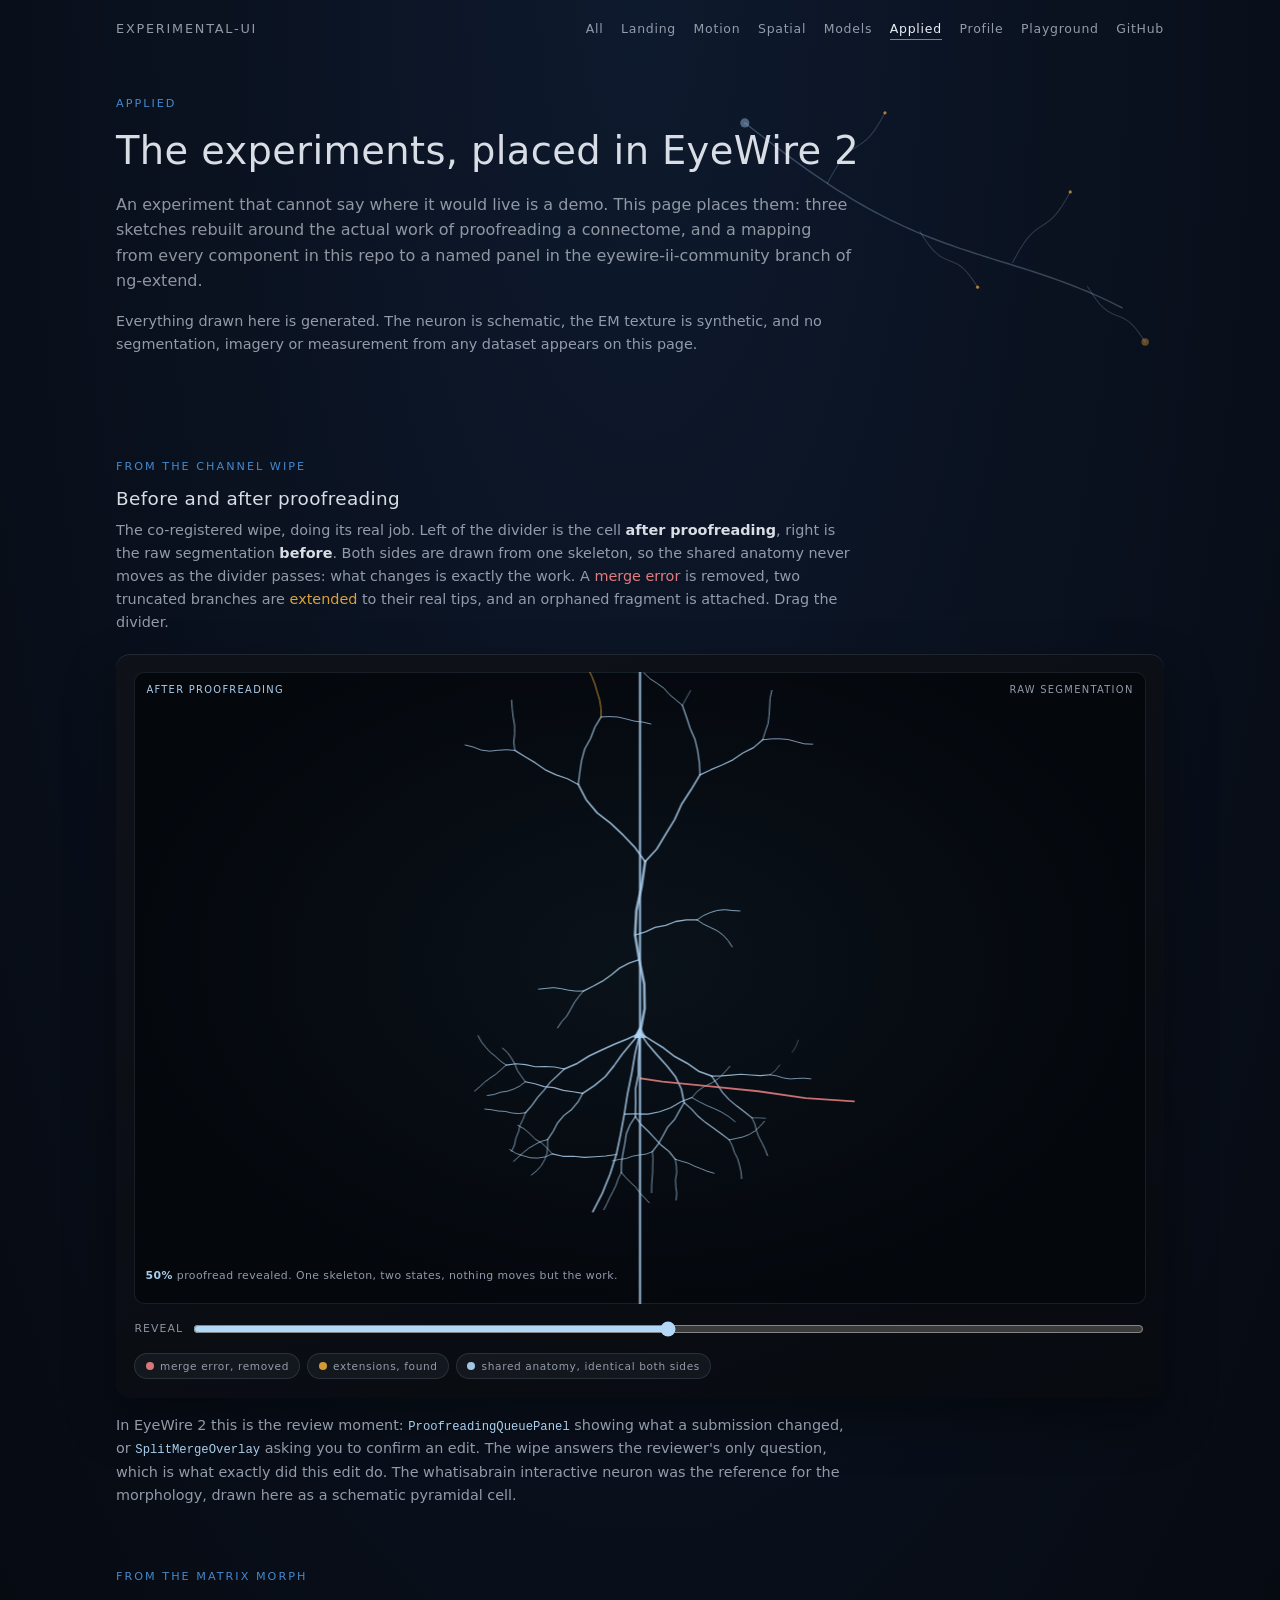
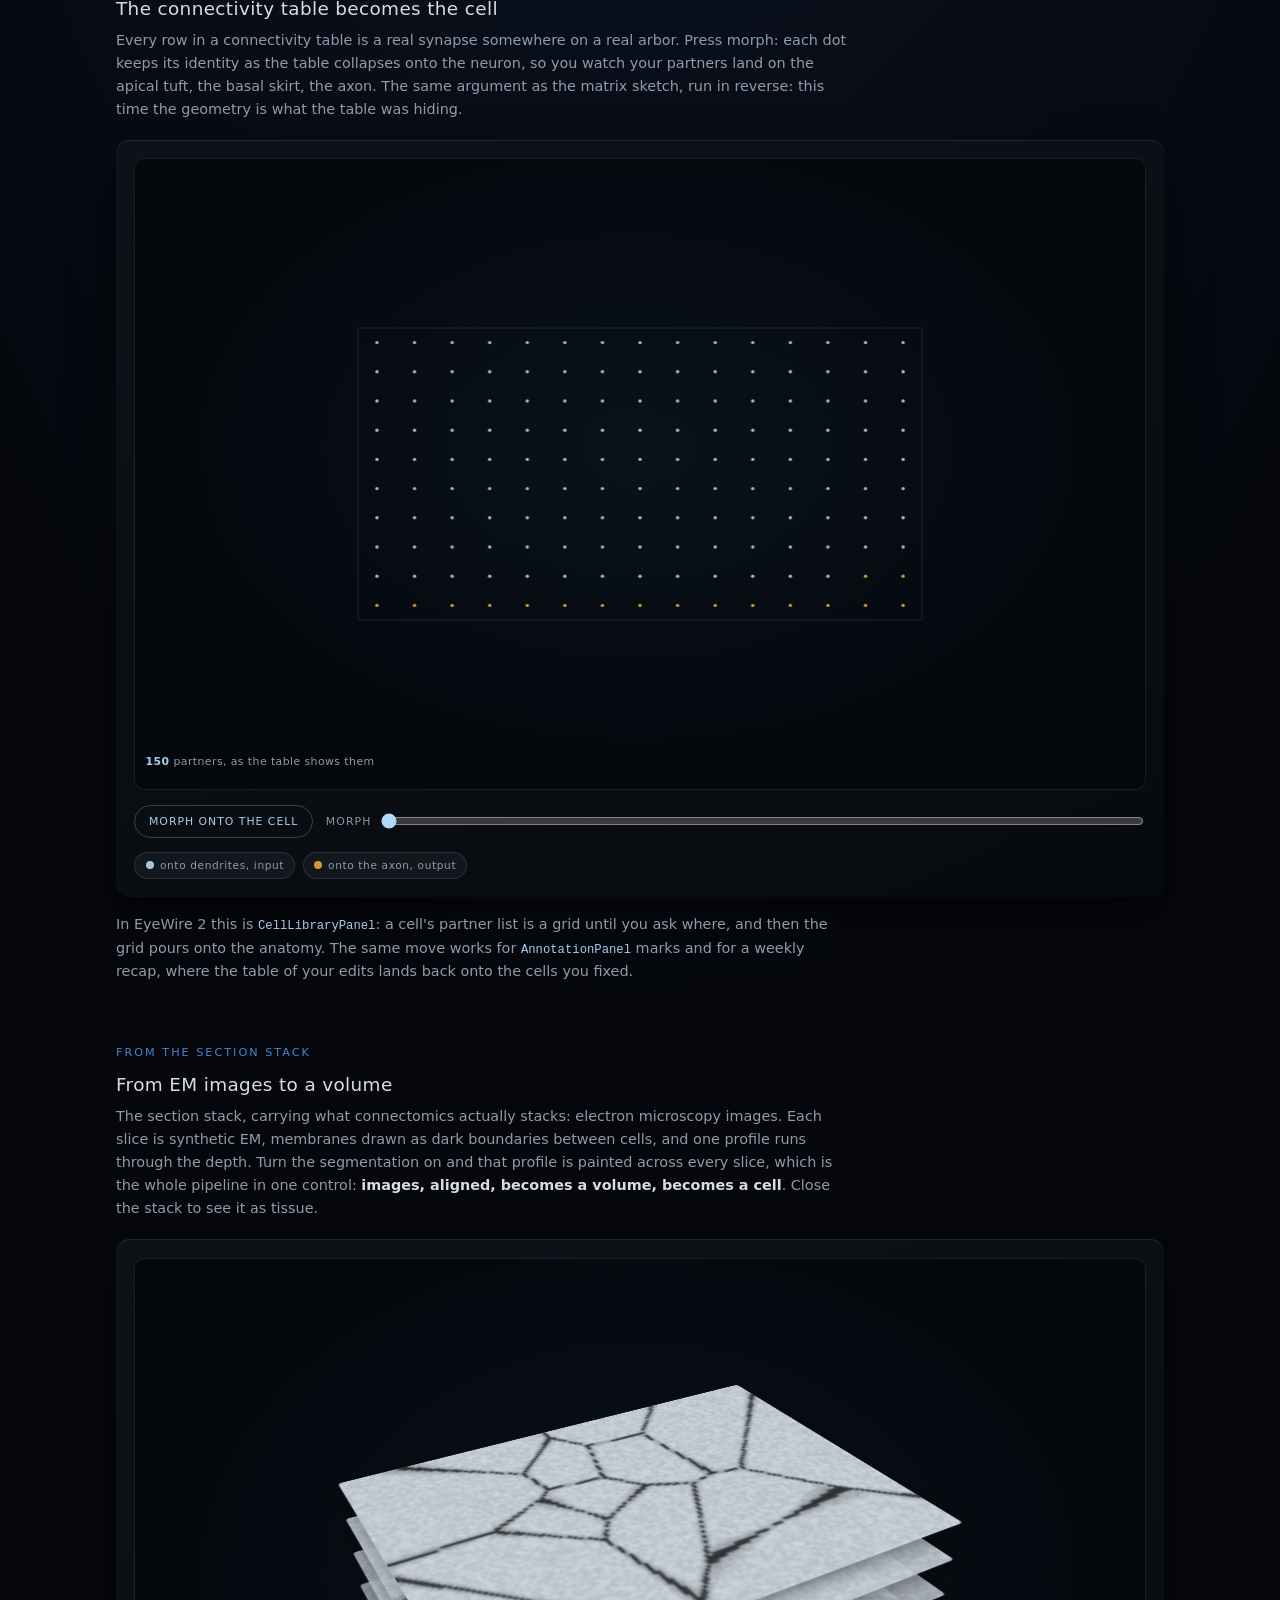
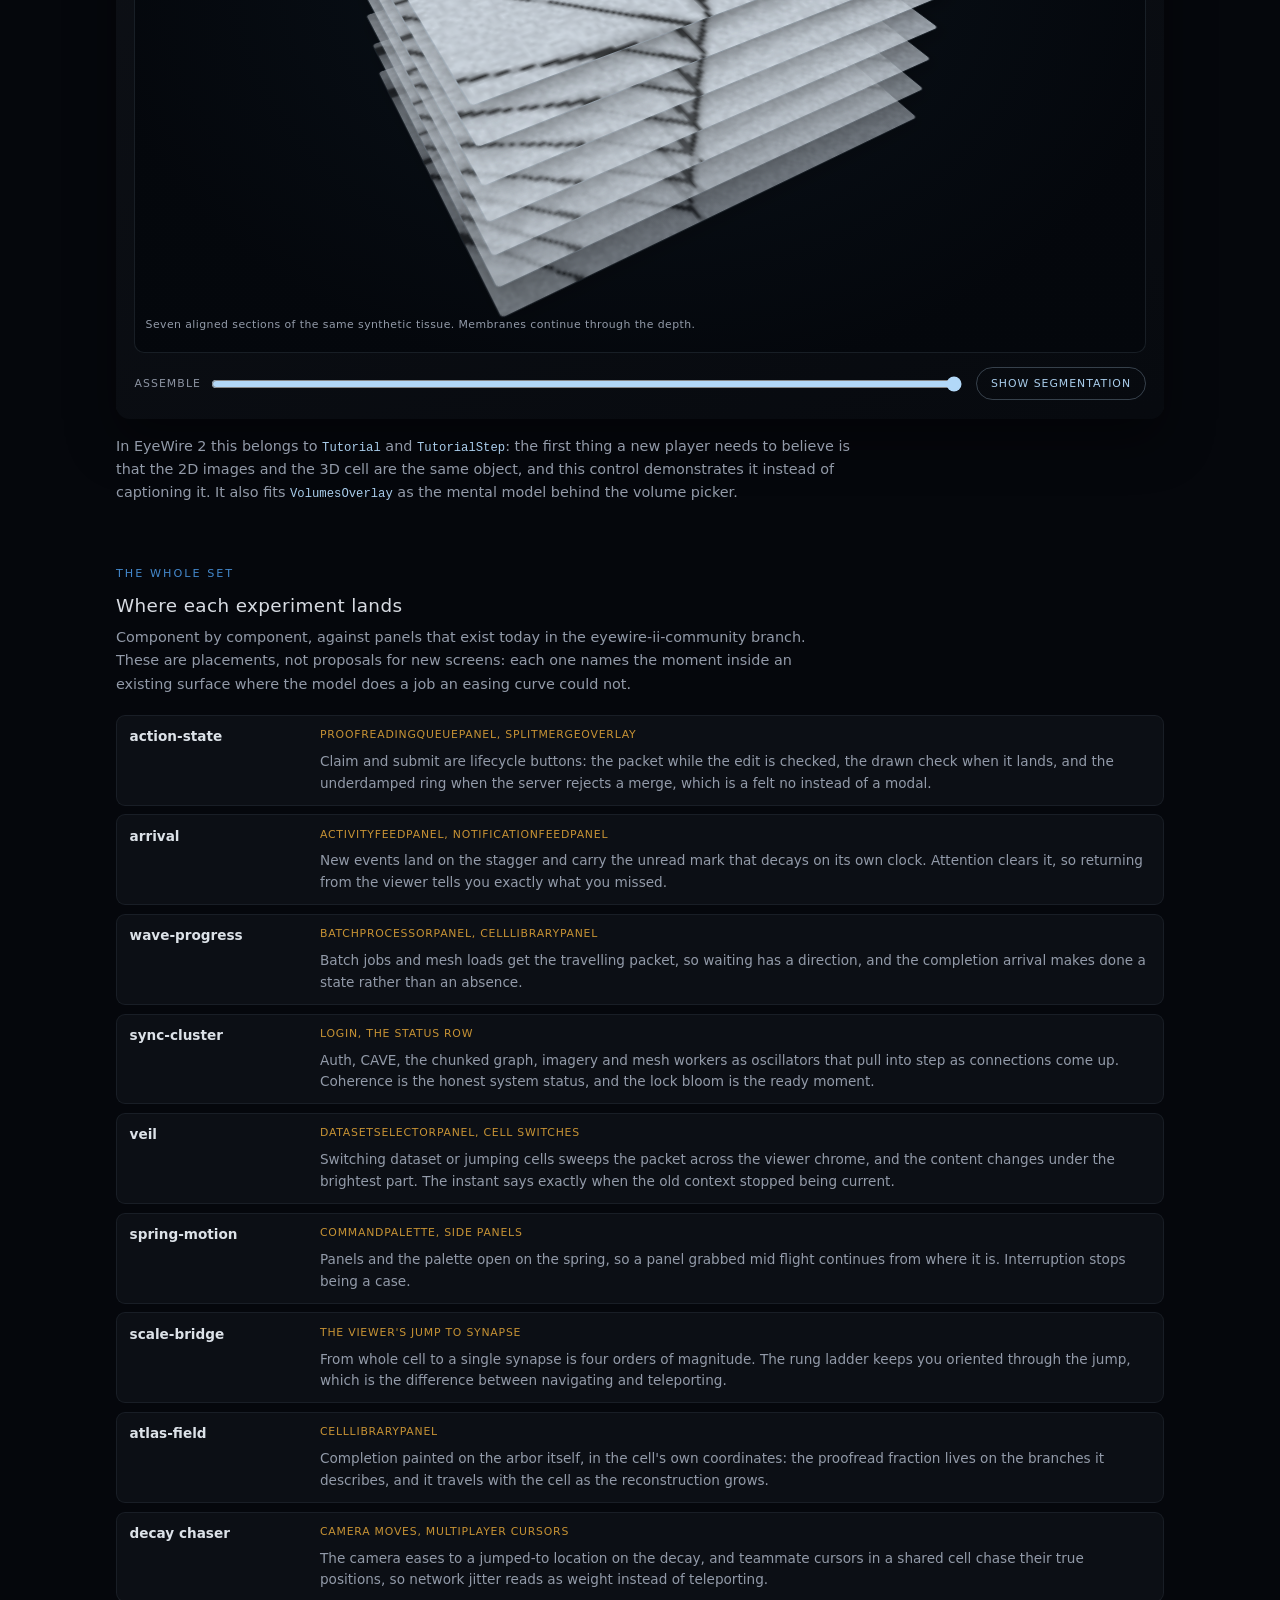
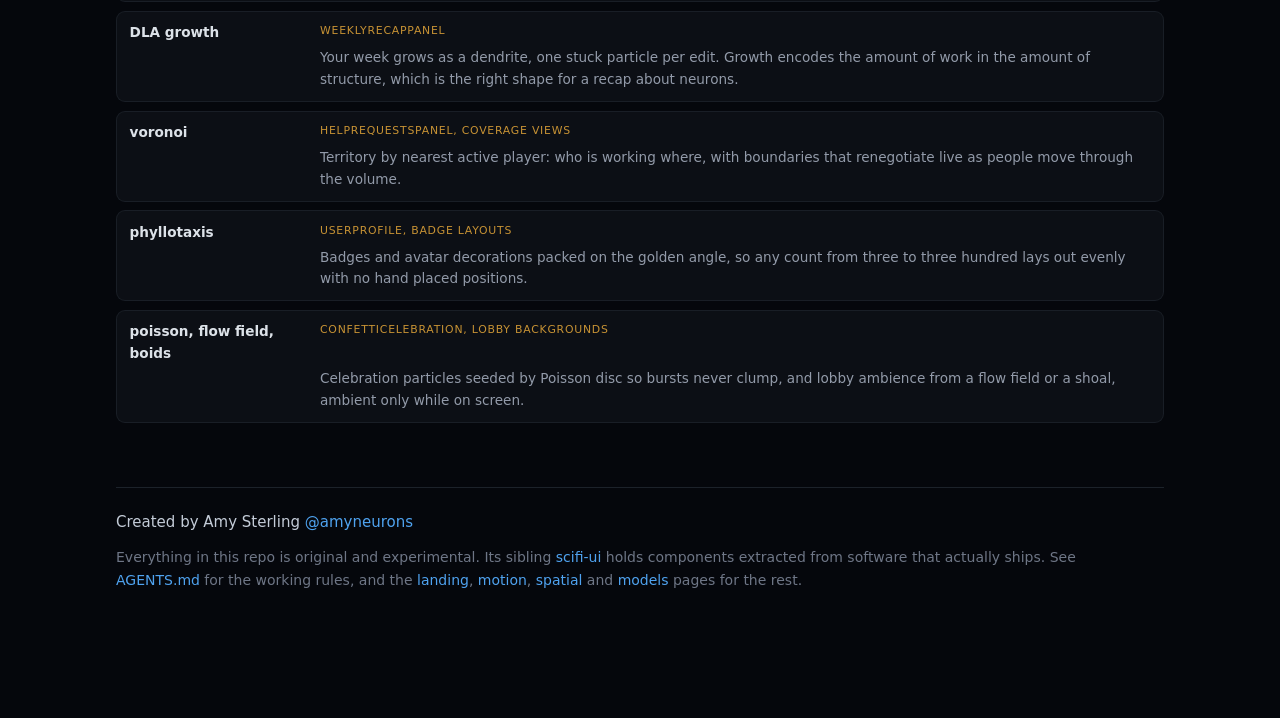
<file: components/applied.html>
<!doctype html>
<html lang="en">
<head>
<meta charset="utf-8">
<meta name="viewport" content="width=device-width, initial-scale=1">
<title>experimental-UI applied: the experiments, placed in EyeWire 2</title>

<style>
  .topnav {
    display: flex;
    align-items: baseline;
    gap: 1.1rem;
    flex-wrap: wrap;
    padding: 1.2rem 0 0;
    font-size: .78rem;
    letter-spacing: .06em;
  }
  .topnav-brand {
    margin-right: auto;
    color: rgb(var(--holo-beam, 178 216 248) / .95);
    font-size: .8rem;
    letter-spacing: .14em;
    text-transform: uppercase;
    text-decoration: none;
  }
  .topnav a { color: rgb(var(--holo-dim, 154 162 177) / .95); text-decoration: none; }
  .topnav a:hover,
  .topnav a.holo-on,
  .topnav a:focus-visible { color: rgb(var(--holo-ink, 239 244 251) / .98); }
  .topnav a[aria-current="page"] { color: rgb(var(--holo-ink, 239 244 251) / .98); border-bottom: 1px solid rgb(var(--holo-beam, 178 216 248) / .6); }
  .topnav a:focus-visible { outline: 2px solid rgb(var(--holo-beam, 178 216 248)); outline-offset: 3px; }

  :root {
    --holo-line: 196 228 255;
    --holo-beam: 178 216 248;
    --holo-glow:  74 150 224;
    --holo-warm: 232 169  58;
    --holo-bad: 236 130 130;
    --holo-ink:  239 244 251;
    --holo-dim:  154 162 177;
    --holo-panel: 15 18 24;
  }
  * { box-sizing: border-box; }
  body {
    margin: 0;
    padding: 0 0 6rem;
    background:
      radial-gradient(ellipse 120% 70% at 50% 0%, rgb(16 30 54 / .8), transparent 70%),
      #05070c;
    color: rgb(var(--holo-ink) / .9);
    font: 400 16px/1.6 system-ui, -apple-system, "Segoe UI", Roboto, sans-serif;
    overflow-x: hidden;
  }
  .wrap { max-width: 68rem; margin: 0 auto; padding: 0 1.25rem; }
  header { padding: 3rem 0 1.5rem; }
  h1 {
    margin: 0 0 .6rem;
    font-size: clamp(1.6rem, 4vw, 2.4rem);
    font-weight: 300;
    letter-spacing: .01em;
  }
  .lede { margin: 0 0 1rem; max-width: 46rem; color: rgb(var(--holo-ink) / .58); }
  section { padding: 2.6rem 0 0; }
  h2 { margin: 0 0 .35rem; font-size: 1.15rem; font-weight: 500; letter-spacing: .02em; }
  .eyebrow {
    margin: 0 0 .5rem;
    font-size: .7rem; letter-spacing: .18em; text-transform: uppercase;
    color: rgb(var(--holo-glow) / .9);
  }
  .note { margin: 0 0 1.2rem; max-width: 46rem; font-size: .9rem; color: rgb(var(--holo-dim) / .95); }
  .note b { color: rgb(var(--holo-ink) / .9); font-weight: 600; }
  .note code { font-size: .85em; color: rgb(var(--holo-beam) / .95); }
  .panel {
    padding: 1.15rem;
    border-radius: 14px;
    background: linear-gradient(158deg, rgb(var(--holo-panel) / .95), rgb(7 10 15 / .96));
    box-shadow: 0 22px 50px rgb(0 0 0 / .4), inset 0 1px 0 rgb(var(--holo-line) / .1);
    display: grid;
    gap: .9rem;
  }
  .stage {
    position: relative;
    border-radius: 10px;
    overflow: hidden;
    background: radial-gradient(ellipse at 50% 46%, rgb(10 18 26 / .96), rgb(4 7 12 / .98) 76%);
    box-shadow: inset 0 0 0 1px rgb(var(--holo-line) / .1);
    aspect-ratio: 16 / 10;
  }
  .stage canvas { position: absolute; inset: 0; width: 100%; height: 100%; display: block; }
  .stage.grabby { cursor: ew-resize; touch-action: none; }
  .tag {
    position: absolute;
    top: .6rem;
    font-size: .62rem;
    letter-spacing: .13em;
    text-transform: uppercase;
    color: rgb(var(--holo-dim) / .95);
    pointer-events: none;
  }
  .tag.is-left { left: .75rem; color: rgb(var(--holo-beam) / .95); }
  .tag.is-right { right: .75rem; }
  .readout {
    position: absolute;
    left: .7rem;
    bottom: .55rem;
    right: .7rem;
    font-size: .68rem;
    letter-spacing: .04em;
    color: rgb(var(--holo-dim) / .95);
    pointer-events: none;
    font-variant-numeric: tabular-nums;
  }
  .readout b { color: rgb(var(--holo-beam) / .95); font-weight: 600; }
  .mrow {
    display: flex;
    align-items: center;
    gap: .8rem;
    flex-wrap: wrap;
    font-size: .68rem;
    letter-spacing: .1em;
    text-transform: uppercase;
    color: rgb(var(--holo-dim) / .9);
  }
  .mrow label { display: flex; align-items: center; gap: .5rem; }
  .mrow input[type="range"] { width: 150px; accent-color: rgb(var(--holo-beam)); }
  .mbtn {
    border: 1px solid rgb(var(--holo-line) / .25);
    border-radius: 999px;
    background: transparent;
    color: rgb(var(--holo-beam) / .95);
    font: inherit;
    font-size: .68rem;
    letter-spacing: .09em;
    text-transform: uppercase;
    padding: .42rem .85rem;
    cursor: pointer;
  }
  .mbtn:hover,
  .mbtn.holo-on { background: rgb(var(--holo-beam) / .12); }
  .mbtn:focus-visible { outline: 2px solid rgb(var(--holo-beam)); outline-offset: 2px; }
  .mbtn[aria-pressed="true"] {
    background: rgb(var(--holo-beam) / .18);
    border-color: rgb(var(--holo-beam) / .5);
    color: rgb(var(--holo-ink) / .98);
  }
  .chips { display: flex; gap: .45rem; flex-wrap: wrap; }
  .chip {
    display: inline-flex;
    align-items: center;
    gap: .4rem;
    padding: .3rem .7rem;
    border-radius: 999px;
    font-size: .66rem;
    letter-spacing: .06em;
    color: rgb(var(--holo-dim) / .95);
    background: rgb(var(--holo-line) / .05);
    box-shadow: inset 0 0 0 1px rgb(var(--holo-line) / .12);
  }
  .chip i { width: 8px; height: 8px; border-radius: 50%; }

  /* the mapping table */
  .map { display: grid; gap: .55rem; }
  .maprow {
    display: grid;
    gap: .2rem .9rem;
    grid-template-columns: 11rem minmax(0, 1fr);
    padding: .7rem .85rem;
    border-radius: 9px;
    background: rgb(var(--holo-line) / .035);
    box-shadow: inset 0 0 0 1px rgb(var(--holo-line) / .07);
    font-size: .85rem;
  }
  @media (max-width: 40rem) { .maprow { grid-template-columns: 1fr; } }
  .maprow b { color: rgb(var(--holo-ink) / .92); font-weight: 600; }
  .maprow .where {
    font-size: .68rem;
    letter-spacing: .07em;
    text-transform: uppercase;
    color: rgb(var(--holo-warm) / .85);
  }
  .maprow p { margin: 0; color: rgb(var(--holo-dim) / .95); grid-column: 2; }
  @media (max-width: 40rem) { .maprow p { grid-column: 1; } }

  footer {
    margin: 4rem 0 2rem; padding-top: 1.4rem;
    border-top: 1px solid rgb(var(--holo-line) / .12);
    color: #6E7686; font-size: 14px; line-height: 1.7;
  }
  footer .credit { margin: 0 0 10px; color: #C4CCD8; font-size: 15px; }
  footer a { color: #4FA3F0; text-decoration: none; }
  footer a:hover, footer a:focus-visible { text-decoration: underline; }

  /* hero landing state: a one shot that settles, per section 7 */
  header.hero-band { position: relative; padding: 3.4rem 0 2.6rem; }
  .hero-cv { position: absolute; inset: 0; width: 100%; height: 100%; display: block; pointer-events: none; }
  .hero-fg { position: relative; }
</style>
</head>
<body>

<div class="wrap">

  <nav class="topnav" aria-label="Experiments">
    <a class="topnav-brand" href="../index.html">experimental-UI</a>
    <a href="all.html">All</a>
    <a href="../index.html">Landing</a>
    <a href="motion.html">Motion</a>
    <a href="spatial.html">Spatial</a>
    <a href="models.html">Models</a>
    <a href="applied.html" aria-current="page">Applied</a>
    <a href="profile.html">Profile</a>
    <a href="playground.html">Playground</a>
    <a href="https://github.com/amyleesterling/experimental-UI" rel="noopener">GitHub</a>
  </nav>

  <header class="hero-band">
    <canvas class="hero-cv" id="hero-cv" aria-hidden="true"></canvas>
    <div class="hero-fg">
      <p class="eyebrow">Applied</p>
      <h1>The experiments, placed in EyeWire 2</h1>
      <p class="lede">
        An experiment that cannot say where it would live is a demo. This page
        places them: three sketches rebuilt around the actual work of
        proofreading a connectome, and a mapping from every component in this
        repo to a named panel in the eyewire-ii-community branch of ng-extend.
      </p>
      <p class="note">
        Everything drawn here is generated. The neuron is schematic, the EM
        texture is synthetic, and no segmentation, imagery or measurement from
        any dataset appears on this page.
      </p>
    </div>
  </header>

  <!-- ============================================================ 1 -->
  <section id="proofread">
    <p class="eyebrow">From the channel wipe</p>
    <h2>Before and after proofreading</h2>
    <p class="note">
      The co-registered wipe, doing its real job. Left of the divider is the
      cell <b>after proofreading</b>, right is the raw segmentation
      <b>before</b>. Both sides are drawn from one skeleton, so the shared
      anatomy never moves as the divider passes: what changes is exactly the
      work. A <span style="color:rgb(var(--holo-bad) / .95)">merge error</span>
      is removed, two truncated branches are
      <span style="color:rgb(var(--holo-warm) / .95)">extended</span> to their
      real tips, and an orphaned fragment is attached. Drag the divider.
    </p>
    <div class="panel">
      <div class="stage grabby" id="pf-stage">
        <canvas id="pf-cv" role="img" aria-label="A schematic pyramidal neuron, proofread on the left of the divider and raw on the right"></canvas>
        <span class="tag is-left">After proofreading</span>
        <span class="tag is-right">Raw segmentation</span>
        <p class="readout" id="pf-read"></p>
      </div>
      <div class="mrow">
        <label style="flex:1 1 200px">Reveal
          <input id="pf-reveal" type="range" min="0" max="1" step="0.005" value="0.5" aria-label="Reveal the proofread cell" style="flex:1">
        </label>
      </div>
      <div class="chips" aria-hidden="true">
        <span class="chip"><i style="background:rgb(var(--holo-bad) / .9)"></i> merge error, removed</span>
        <span class="chip"><i style="background:rgb(var(--holo-warm) / .9)"></i> extensions, found</span>
        <span class="chip"><i style="background:rgb(var(--holo-beam) / .9)"></i> shared anatomy, identical both sides</span>
      </div>
    </div>
    <p class="note" style="margin-top:1rem">
      In EyeWire 2 this is the review moment: <code>ProofreadingQueuePanel</code>
      showing what a submission changed, or <code>SplitMergeOverlay</code>
      asking you to confirm an edit. The wipe answers the reviewer's only
      question, which is what exactly did this edit do. The whatisabrain
      interactive neuron was the reference for the morphology, drawn here as
      a schematic pyramidal cell.
    </p>
  </section>

  <!-- ============================================================ 2 -->
  <section id="synapse">
    <p class="eyebrow">From the matrix morph</p>
    <h2>The connectivity table becomes the cell</h2>
    <p class="note">
      Every row in a connectivity table is a real synapse somewhere on a real
      arbor. Press morph: each dot keeps its identity as the table collapses
      onto the neuron, so you watch your partners land on the apical tuft,
      the basal skirt, the axon. The same argument as the matrix sketch, run
      in reverse: this time the geometry is what the table was hiding.
    </p>
    <div class="panel">
      <div class="stage">
        <canvas id="sy-cv" role="img"></canvas>
        <p class="readout" id="sy-read"></p>
      </div>
      <div class="mrow">
        <button class="mbtn" id="sy-go" type="button" data-holo-tap>Morph onto the cell</button>
        <label style="flex:1 1 160px">Morph
          <input id="sy-m" type="range" min="0" max="1" step="0.01" value="0" aria-label="Morph between the table and the cell" style="flex:1">
        </label>
      </div>
      <div class="chips" aria-hidden="true">
        <span class="chip"><i style="background:rgb(var(--holo-beam) / .9)"></i> onto dendrites, input</span>
        <span class="chip"><i style="background:rgb(var(--holo-warm) / .9)"></i> onto the axon, output</span>
      </div>
    </div>
    <p class="note" style="margin-top:1rem">
      In EyeWire 2 this is <code>CellLibraryPanel</code>: a cell's partner
      list is a grid until you ask where, and then the grid pours onto the
      anatomy. The same move works for <code>AnnotationPanel</code> marks and
      for a weekly recap, where the table of your edits lands back onto the
      cells you fixed.
    </p>
  </section>

  <!-- ============================================================ 3 -->
  <section id="emstack">
    <p class="eyebrow">From the section stack</p>
    <h2>From EM images to a volume</h2>
    <p class="note">
      The section stack, carrying what connectomics actually stacks: electron
      microscopy images. Each slice is synthetic EM, membranes drawn as dark
      boundaries between cells, and one profile runs through the depth. Turn
      the segmentation on and that profile is painted across every slice,
      which is the whole pipeline in one control: <b>images, aligned, becomes
      a volume, becomes a cell</b>. Close the stack to see it as tissue.
    </p>
    <div class="panel">
      <div class="stage" style="aspect-ratio:16/11">
        <div id="em-scene" style="position:absolute;inset:0;transform-style:preserve-3d;perspective:900px;perspective-origin:50% 42%"></div>
        <p class="readout" id="em-read"></p>
      </div>
      <div class="mrow">
        <label style="flex:1 1 160px">Assemble
          <input id="em-a" type="range" min="0" max="1" step="0.01" value="1" aria-label="Fan the sections apart or close them into a volume" style="flex:1">
        </label>
        <button class="mbtn" id="em-seg" type="button" data-holo-tap aria-pressed="false">Show segmentation</button>
      </div>
    </div>
    <p class="note" style="margin-top:1rem">
      In EyeWire 2 this belongs to <code>Tutorial</code> and
      <code>TutorialStep</code>: the first thing a new player needs to
      believe is that the 2D images and the 3D cell are the same object, and
      this control demonstrates it instead of captioning it. It also fits
      <code>VolumesOverlay</code> as the mental model behind the volume
      picker.
    </p>
  </section>

  <!-- ============================================================ 4 -->
  <section id="map">
    <p class="eyebrow">The whole set</p>
    <h2>Where each experiment lands</h2>
    <p class="note">
      Component by component, against panels that exist today in the
      eyewire-ii-community branch. These are placements, not proposals for
      new screens: each one names the moment inside an existing surface where
      the model does a job an easing curve could not.
    </p>
    <div class="map">
      <div class="maprow"><b>action-state</b><span class="where">ProofreadingQueuePanel, SplitMergeOverlay</span>
        <p>Claim and submit are lifecycle buttons: the packet while the edit is checked, the drawn check when it lands, and the underdamped ring when the server rejects a merge, which is a felt no instead of a modal.</p></div>
      <div class="maprow"><b>arrival</b><span class="where">ActivityFeedPanel, NotificationFeedPanel</span>
        <p>New events land on the stagger and carry the unread mark that decays on its own clock. Attention clears it, so returning from the viewer tells you exactly what you missed.</p></div>
      <div class="maprow"><b>wave-progress</b><span class="where">BatchProcessorPanel, CellLibraryPanel</span>
        <p>Batch jobs and mesh loads get the travelling packet, so waiting has a direction, and the completion arrival makes done a state rather than an absence.</p></div>
      <div class="maprow"><b>sync-cluster</b><span class="where">Login, the status row</span>
        <p>Auth, CAVE, the chunked graph, imagery and mesh workers as oscillators that pull into step as connections come up. Coherence is the honest system status, and the lock bloom is the ready moment.</p></div>
      <div class="maprow"><b>veil</b><span class="where">DatasetSelectorPanel, cell switches</span>
        <p>Switching dataset or jumping cells sweeps the packet across the viewer chrome, and the content changes under the brightest part. The instant says exactly when the old context stopped being current.</p></div>
      <div class="maprow"><b>spring-motion</b><span class="where">CommandPalette, side panels</span>
        <p>Panels and the palette open on the spring, so a panel grabbed mid flight continues from where it is. Interruption stops being a case.</p></div>
      <div class="maprow"><b>scale-bridge</b><span class="where">The viewer's jump to synapse</span>
        <p>From whole cell to a single synapse is four orders of magnitude. The rung ladder keeps you oriented through the jump, which is the difference between navigating and teleporting.</p></div>
      <div class="maprow"><b>atlas-field</b><span class="where">CellLibraryPanel</span>
        <p>Completion painted on the arbor itself, in the cell's own coordinates: the proofread fraction lives on the branches it describes, and it travels with the cell as the reconstruction grows.</p></div>
      <div class="maprow"><b>decay chaser</b><span class="where">Camera moves, multiplayer cursors</span>
        <p>The camera eases to a jumped-to location on the decay, and teammate cursors in a shared cell chase their true positions, so network jitter reads as weight instead of teleporting.</p></div>
      <div class="maprow"><b>DLA growth</b><span class="where">WeeklyRecapPanel</span>
        <p>Your week grows as a dendrite, one stuck particle per edit. Growth encodes the amount of work in the amount of structure, which is the right shape for a recap about neurons.</p></div>
      <div class="maprow"><b>voronoi</b><span class="where">HelpRequestsPanel, coverage views</span>
        <p>Territory by nearest active player: who is working where, with boundaries that renegotiate live as people move through the volume.</p></div>
      <div class="maprow"><b>phyllotaxis</b><span class="where">UserProfile, badge layouts</span>
        <p>Badges and avatar decorations packed on the golden angle, so any count from three to three hundred lays out evenly with no hand placed positions.</p></div>
      <div class="maprow"><b>poisson, flow field, boids</b><span class="where">ConfettiCelebration, lobby backgrounds</span>
        <p>Celebration particles seeded by Poisson disc so bursts never clump, and lobby ambience from a flow field or a shoal, ambient only while on screen.</p></div>
    </div>
  </section>

  <footer>
    <p class="credit">Created by Amy Sterling
      <a href="https://x.com/amyneurons" rel="me noopener">@amyneurons</a></p>
    Everything in this repo is original and experimental. Its sibling
    <a href="https://github.com/amyleesterling/scifi-ui">scifi-ui</a> holds
    components extracted from software that actually ships. See
    <a href="../AGENTS.md">AGENTS.md</a> for the working rules, and the
    <a href="../index.html">landing</a>,
    <a href="motion.html">motion</a>,
    <a href="spatial.html">spatial</a> and
    <a href="models.html">models</a> pages for the rest.
  </footer>

</div>

<script src="../hologram-tap.js"></script>
<script>
(function () {
  "use strict";

  var reduced = matchMedia("(prefers-reduced-motion: reduce)").matches;
  var TAU = Math.PI * 2;
  var MINT = "178,216,248", WARM = "232,169,58", BAD = "236,130,130";

  function fit(cv) {
    var dpr = Math.min(devicePixelRatio || 1, 2);
    var r = cv.getBoundingClientRect();
    var w = Math.max(1, Math.round(r.width * dpr));
    var h = Math.max(1, Math.round(r.height * dpr));
    if (cv.width !== w || cv.height !== h) { cv.width = w; cv.height = h; }
    return dpr;
  }
  function rng(seed) {
    return function () {
      seed = (seed * 1664525 + 1013904223) % 4294967296;
      return seed / 4294967296;
    };
  }

  /* ---- one schematic pyramidal neuron, shared by sketches 1 and 2 ------
     Apical trunk and tuft above the soma, a basal skirt around it, an axon
     descending with collaterals. Coordinates live in a unit square, drawn
     through a fitted transform, per the aspect lesson in AGENTS.md. */
  function buildNeuron() {
    var rand = rng(20260812);
    var branches = [];

    function grow(x, y, ang, len, depth, w, kind) {
      var steps = 6, pts = [[x, y]];
      for (var i = 0; i < steps; i++) {
        ang += (rand() - 0.5) * 0.5;
        x += Math.cos(ang) * len / steps;
        y += Math.sin(ang) * len / steps;
        pts.push([x, y]);
      }
      branches.push({ pts: pts, w: w, kind: kind, role: "keep" });
      if (depth > 1) {
        grow(x, y, ang - 0.45 - rand() * 0.3, len * 0.7, depth - 1, w * 0.72, kind);
        grow(x, y, ang + 0.45 + rand() * 0.3, len * 0.7, depth - 1, w * 0.72, kind);
      }
    }

    var sx = 0.5, sy = 0.62;
    /* apical trunk up, then the tuft */
    var trunk = [[sx, sy]];
    for (var t = 1; t <= 7; t++) trunk.push([sx + Math.sin(t * 1.1) * 0.008, sy - t * 0.038]);
    branches.push({ pts: trunk, w: 2.6, kind: "apical", role: "keep" });
    var top = trunk[trunk.length - 1];
    grow(top[0], top[1], -Math.PI / 2 - 0.55, 0.16, 3, 1.7, "apical");
    grow(top[0], top[1], -Math.PI / 2 + 0.55, 0.16, 3, 1.7, "apical");
    /* obliques off the trunk */
    grow(trunk[3][0], trunk[3][1], Math.PI - 0.5, 0.1, 2, 1.3, "apical");
    grow(trunk[4][0], trunk[4][1], -0.4, 0.1, 2, 1.3, "apical");
    /* basal skirt */
    for (var b = 0; b < 5; b++) {
      var a = Math.PI * (0.12 + b * 0.19) + (rand() - 0.5) * 0.2;
      grow(sx, sy, a, 0.13, 3, 1.6, "basal");
    }
    /* axon down with collaterals */
    var ax = [[sx, sy]];
    var axx = sx, axy = sy, axa = Math.PI / 2 + 0.12;
    for (var s = 0; s < 9; s++) {
      axa += (rand() - 0.5) * 0.24;
      axx += Math.cos(axa) * 0.032; axy += Math.sin(axa) * 0.032;
      ax.push([axx, axy]);
    }
    branches.push({ pts: ax, w: 1.7, kind: "axon", role: "keep" });
    grow(ax[4][0], ax[4][1], 0.15, 0.11, 2, 1.1, "axon");
    grow(ax[6][0], ax[6][1], Math.PI - 0.2, 0.1, 2, 1.1, "axon");
    return { branches: branches, soma: [sx, sy] };
  }

  var NEURON = buildNeuron();

  /* assign proofreading roles deterministically: two distal apical branches
     become extensions, one basal becomes truncated with an orphan tip, and a
     foreign fragment is merged across the basal field */
  (function assignRoles() {
    var distal = NEURON.branches.filter(function (b) { return b.kind === "apical" && b.w < 1.1; });
    if (distal[2]) distal[2].role = "extension";
    if (distal[5]) distal[5].role = "extension";
    var basal = NEURON.branches.filter(function (b) { return b.kind === "basal" && b.w < 1.3; });
    if (basal[1]) basal[1].role = "orphan";
    if (basal[4]) basal[4].role = "extension";
    /* the merge error: a smooth foreign axon passing through, before only */
    var mr = [[0.12, 0.78]];
    var mx = 0.12, my = 0.78, ma = -0.5;
    for (var i = 0; i < 10; i++) {
      ma += (i === 4 ? 0.5 : (Math.sin(i * 2.7) * 0.14));
      mx += Math.cos(ma) * 0.075; my += Math.sin(ma) * 0.055;
      mr.push([mx, my]);
    }
    NEURON.merge = { pts: mr, w: 1.9 };
  })();

  function neuronTransform(cv) {
    var W = cv.width, H = cv.height;
    var S = Math.min(W, H) * 1.02;
    return function (p) { return [W / 2 + (p[0] - 0.5) * S, H * 0.5 + (p[1] - 0.55) * S]; };
  }
  function strokeBranch(ctx, px, b, style, width, dpr, upTo) {
    var n = upTo ? Math.max(2, Math.round(b.pts.length * upTo)) : b.pts.length;
    ctx.beginPath();
    for (var i = 0; i < n; i++) {
      var q = px(b.pts[i]);
      if (i === 0) ctx.moveTo(q[0], q[1]); else ctx.lineTo(q[0], q[1]);
    }
    ctx.strokeStyle = style;
    ctx.lineWidth = width * dpr;
    ctx.lineCap = "round";
    ctx.lineJoin = "round";
    ctx.stroke();
  }
  function drawSoma(ctx, px, dpr, alpha) {
    var s = px(NEURON.soma);
    ctx.beginPath();
    ctx.moveTo(s[0], s[1] - 7 * dpr);
    ctx.lineTo(s[0] + 6.4 * dpr, s[1] + 5 * dpr);
    ctx.lineTo(s[0] - 6.4 * dpr, s[1] + 5 * dpr);
    ctx.closePath();
    ctx.fillStyle = "rgba(" + MINT + "," + alpha + ")";
    ctx.fill();
  }

  /* ================================================== 1. proofread wipe */
  (function () {
    var cv = document.getElementById("pf-cv"), ctx = cv.getContext("2d");
    var stage = document.getElementById("pf-stage");
    var range = document.getElementById("pf-reveal");
    var read = document.getElementById("pf-read");
    var reveal = 0.5, disp = 0.5, raf = 0, last = 0, backstop = 0;

    function drawSide(px, dpr, after) {
      NEURON.branches.forEach(function (b) {
        if (b.role === "keep") {
          strokeBranch(ctx, px, b, "rgba(" + MINT + ",0.8)", b.w, dpr);
        } else if (b.role === "extension") {
          if (after) strokeBranch(ctx, px, b, "rgba(" + WARM + ",0.9)", b.w, dpr);
          else strokeBranch(ctx, px, b, "rgba(" + MINT + ",0.55)", b.w, dpr, 0.45);
        } else if (b.role === "orphan") {
          if (after) strokeBranch(ctx, px, b, "rgba(" + WARM + ",0.9)", b.w, dpr);
          else {
            strokeBranch(ctx, px, b, "rgba(" + MINT + ",0.55)", b.w, dpr, 0.4);
            /* the disconnected tip, floating past a gap */
            var n = b.pts.length, fromI = Math.round(n * 0.62);
            ctx.beginPath();
            for (var i = fromI; i < n; i++) {
              var q = px(b.pts[i]);
              if (i === fromI) ctx.moveTo(q[0] + 3 * dpr, q[1] - 3 * dpr);
              else ctx.lineTo(q[0] + 3 * dpr, q[1] - 3 * dpr);
            }
            ctx.strokeStyle = "rgba(" + MINT + ",0.4)";
            ctx.lineWidth = b.w * dpr;
            ctx.stroke();
          }
        }
      });
      if (!after) strokeBranch(ctx, px, NEURON.merge, "rgba(" + BAD + ",0.85)", NEURON.merge.w, dpr);
      drawSoma(ctx, px, dpr, after ? 0.95 : 0.75);
    }

    function paint() {
      var dpr = fit(cv), W = cv.width, H = cv.height;
      ctx.clearRect(0, 0, W, H);
      var px = neuronTransform(cv);
      /* raw everywhere, proofread clipped to the reveal side */
      drawSide(px, dpr, false);
      ctx.save();
      ctx.beginPath(); ctx.rect(0, 0, W * disp, H); ctx.clip();
      ctx.clearRect(0, 0, W * disp, H);
      drawSide(px, dpr, true);
      ctx.restore();
      /* the divider, with its passing light on nearby strokes */
      ctx.fillStyle = "rgba(" + MINT + ",0.85)";
      ctx.fillRect(W * disp - 1 * dpr, 0, 2 * dpr, H);
      read.innerHTML = "<b>" + Math.round(disp * 100) + "%</b> proofread revealed. One skeleton, two states, nothing moves but the work.";
    }

    function frame(now) {
      if (!last) last = now;
      var dt = Math.min((now - last) / 1000, 0.05); last = now;
      disp += (reveal - disp) * (1 - Math.exp(-dt * 14));
      if (Math.abs(reveal - disp) < 0.0006) { disp = reveal; paint(); raf = 0; clearTimeout(backstop); return; }
      paint();
      raf = requestAnimationFrame(frame);
    }
    function chase() {
      if (reduced) { disp = reveal; paint(); return; }
      if (!raf) {
        last = 0; raf = requestAnimationFrame(frame);
        clearTimeout(backstop);
        backstop = setTimeout(function () {
          if (raf) { cancelAnimationFrame(raf); raf = 0; }
          disp = reveal; paint();
        }, 4000);
      }
    }
    function fromX(clientX) {
      var r = stage.getBoundingClientRect();
      return Math.max(0.03, Math.min(0.97, (clientX - r.left) / Math.max(1, r.width)));
    }
    var dragging = false;
    stage.addEventListener("pointerdown", function (e) {
      dragging = true; stage.setPointerCapture(e.pointerId);
      reveal = fromX(e.clientX); range.value = String(reveal); chase();
    });
    stage.addEventListener("pointermove", function (e) {
      if (!dragging) return;
      reveal = fromX(e.clientX); range.value = String(reveal); chase();
    });
    ["pointerup", "pointercancel", "lostpointercapture"].forEach(function (t) {
      stage.addEventListener(t, function () { dragging = false; });
    });
    range.addEventListener("input", function () { reveal = parseFloat(range.value); chase(); });
    new ResizeObserver(paint).observe(cv);
    paint();
  })();

  /* ================================================== 2. table onto the cell */
  (function () {
    var cv = document.getElementById("sy-cv"), ctx = cv.getContext("2d");
    var read = document.getElementById("sy-read");
    var mEl = document.getElementById("sy-m");
    var btn = document.getElementById("sy-go");
    var m = 0, raf = 0, backstop = 0;

    /* synapses sampled along the finished arbor, each with a table cell */
    var rand = rng(777);
    var syn = [];
    var pool = NEURON.branches.filter(function (b) { return b.role !== "orphan"; });
    for (var i = 0; i < 150; i++) {
      var b = pool[Math.floor(rand() * pool.length)];
      var u = 0.25 + rand() * 0.72;
      var idx = Math.min(b.pts.length - 2, Math.floor(u * (b.pts.length - 1)));
      var f = u * (b.pts.length - 1) - idx;
      var p = b.pts[idx], q = b.pts[idx + 1];
      syn.push({
        ax: p[0] + (q[0] - p[0]) * f + (rand() - 0.5) * 0.012,
        ay: p[1] + (q[1] - p[1]) * f + (rand() - 0.5) * 0.012,
        out: b.kind === "axon",
      });
    }
    /* the table: outputs in the right columns, inputs in the left, row major */
    syn.sort(function (a, b2) { return (a.out ? 1 : 0) - (b2.out ? 1 : 0); });
    var COLS = 15, ROWS = Math.ceil(syn.length / COLS);
    syn.forEach(function (s, i) {
      s.gc = i % COLS; s.gr = Math.floor(i / COLS);
    });

    function paint() {
      var dpr = fit(cv), W = cv.width, H = cv.height;
      ctx.clearRect(0, 0, W, H);
      var px = neuronTransform(cv);

      /* the cell fades in as the table pours onto it */
      if (m > 0.04) {
        ctx.globalAlpha = m * 0.5;
        NEURON.branches.forEach(function (b) {
          if (b.role !== "orphan") strokeBranch(ctx, px, b, "rgba(" + MINT + ",0.5)", b.w * 0.8, dpr);
        });
        drawSoma(ctx, px, dpr, 0.6);
        ctx.globalAlpha = 1;
      }
      /* the table frame fades out */
      var side = Math.min(W, H) * 0.66;
      var ox = (W - side * 1.35) / 2, oy = (H - side * 0.7) / 2;
      var cw = side * 1.35 / COLS, ch = side * 0.7 / ROWS;
      if (m < 0.96) {
        ctx.strokeStyle = "rgba(" + MINT + "," + ((1 - m) * 0.12).toFixed(3) + ")";
        ctx.lineWidth = 1 * dpr;
        ctx.strokeRect(ox, oy, side * 1.35, side * 0.7);
      }
      for (var i = 0; i < syn.length; i++) {
        var s = syn[i];
        var gx = ox + (s.gc + 0.5) * cw, gy = oy + (s.gr + 0.5) * ch;
        var ap = px([s.ax, s.ay]);
        var x = gx * (1 - m) + ap[0] * m, y = gy * (1 - m) + ap[1] * m;
        ctx.fillStyle = s.out ? "rgba(" + WARM + ",0.9)" : "rgba(" + MINT + ",0.85)";
        ctx.beginPath(); ctx.arc(x, y, 1.7 * dpr, 0, TAU); ctx.fill();
      }
      read.innerHTML = m < 0.5
        ? "<b>" + syn.length + "</b> partners, as the table shows them"
        : "<b>" + syn.length + "</b> partners, where they actually are";
      cv.setAttribute("aria-label", m < 0.5
        ? "A connectivity table of " + syn.length + " synapses"
        : "The same " + syn.length + " synapses shown on the neuron's arbor");
    }

    function runTo(v) {
      if (reduced) { m = v; mEl.value = String(m); paint(); return; }
      var from = m, t0 = performance.now();
      if (raf) cancelAnimationFrame(raf);
      clearTimeout(backstop);
      backstop = setTimeout(function () {
        if (raf) { cancelAnimationFrame(raf); raf = 0; }
        m = v; mEl.value = String(m); paint();
      }, 3000);
      (function frame(now) {
        var d = Math.min(1, (now - t0) / 950);
        var e = d < 0.5 ? 4 * d * d * d : 1 - Math.pow(-2 * d + 2, 3) / 2;
        m = from + (v - from) * e;
        mEl.value = String(m.toFixed(2));
        paint();
        if (d < 1) raf = requestAnimationFrame(frame);
        else { raf = 0; clearTimeout(backstop); }
      })(t0);
    }
    btn.addEventListener("click", function () {
      var to = m > 0.5 ? 0 : 1;
      btn.textContent = to === 1 ? "Back to the table" : "Morph onto the cell";
      runTo(to);
    });
    mEl.addEventListener("input", function () {
      if (raf) { cancelAnimationFrame(raf); raf = 0; }
      m = parseFloat(mEl.value); paint();
    });
    new ResizeObserver(paint).observe(cv);
    paint();
  })();

  /* ================================================== 3. EM sections */
  (function () {
    var scene = document.getElementById("em-scene");
    var read = document.getElementById("em-read");
    var aEl = document.getElementById("em-a");
    var segBtn = document.getElementById("em-seg");
    var N = 7, RW = 128, RH = 96;
    var showSeg = false;
    var sections = [];

    /* one set of cell seeds drifting smoothly through depth, so membranes
       are continuous: the same tissue, sliced */
    var rand = rng(1234);
    var CELLS = [];
    for (var c = 0; c < 15; c++) {
      CELLS.push({
        x: rand(), y: rand(),
        dx: (rand() - 0.5) * 0.05, dy: (rand() - 0.5) * 0.05,
        wob: rand() * TAU,
      });
    }
    var HERO = 6; /* the profile that becomes the cell */

    function paintSection(s) {
      var cv = s.cv, ctx = s.ctx;
      var z = s.i / (N - 1);
      var img = ctx.createImageData(RW, RH);
      var pts = CELLS.map(function (cell) {
        return [cell.x + cell.dx * z + Math.sin(cell.wob + z * 2.4) * 0.02,
                cell.y + cell.dy * z + Math.cos(cell.wob + z * 2.1) * 0.02];
      });
      var jit = rng(50 + s.i * 17);
      for (var y = 0; y < RH; y++) {
        for (var x = 0; x < RW; x++) {
          var px2 = x / RW, py = y / RH;
          var d1 = 9, d2 = 9, win = 0;
          for (var i = 0; i < pts.length; i++) {
            var ddx = px2 - pts[i][0], ddy = (py - pts[i][1]) * 0.75;
            var d = ddx * ddx + ddy * ddy;
            if (d < d1) { d2 = d1; d1 = d; win = i; }
            else if (d < d2) d2 = d;
          }
          var edge = Math.min(1, (Math.sqrt(d2) - Math.sqrt(d1)) / 0.02);
          /* EM tonality: light interiors, dark membranes, grain everywhere */
          var g = 148 + edge * 62 + (jit() - 0.5) * 26;
          if (edge < 0.24) g = 46 + edge * 90;
          var j = (y * RW + x) * 4;
          if (showSeg && win === HERO) {
            img.data[j] = g * 0.35 + 100;
            img.data[j + 1] = g * 0.4 + 150;
            img.data[j + 2] = g * 0.42 + 170;
          } else {
            img.data[j] = g * 0.92; img.data[j + 1] = g * 0.96; img.data[j + 2] = g;
          }
          img.data[j + 3] = 255;
        }
      }
      ctx.putImageData(img, 0, 0);
    }

    for (var i = 0; i < N; i++) {
      var d = document.createElement("div");
      d.style.cssText = "position:absolute;left:50%;top:50%;width:46%;aspect-ratio:4/3;" +
        "margin-left:-23%;margin-top:-17.25%;border-radius:4px;overflow:hidden;" +
        "box-shadow:0 0 0 1px rgb(196 228 255 / .18), 0 8px 22px rgb(0 0 0 / .4);";
      d.setAttribute("aria-label", "Synthetic electron microscopy section " + (i + 1) + " of " + N);
      var cv = document.createElement("canvas");
      cv.width = RW; cv.height = RH;
      cv.style.cssText = "width:100%;height:100%;display:block;image-rendering:auto;";
      d.appendChild(cv);
      scene.appendChild(d);
      sections.push({ el: d, cv: cv, ctx: cv.getContext("2d"), i: i,
                      a: 1, rate: 12 - (i / (N - 1)) * 6 });
      paintSection(sections[i]);
    }

    var A = 1, raf = 0, last = 0, backstop = 0;
    function apply() {
      var mid = (N - 1) / 2;
      sections.forEach(function (s) {
        var gap = 6 + s.a * 34;
        var z = (s.i - mid) * gap;
        s.el.style.transform = "rotateX(56deg) rotateZ(-30deg) translate3d(0,0," + z.toFixed(1) + "px)";
        s.el.style.opacity = (0.55 + 0.45 * (s.i / (N - 1))).toFixed(2);
      });
      read.innerHTML = showSeg
        ? "The same profile painted on every aligned section is <b>the cell</b>."
        : "Seven aligned sections of the same synthetic tissue. Membranes continue through the depth.";
    }
    function frame(now) {
      if (!last) last = now;
      var dt = Math.min((now - last) / 1000, 0.05); last = now;
      var busy = false;
      sections.forEach(function (s) {
        s.a += (A - s.a) * (1 - Math.exp(-dt * s.rate));
        if (Math.abs(A - s.a) > 0.001) busy = true; else s.a = A;
      });
      apply();
      if (!busy) { raf = 0; clearTimeout(backstop); return; }
      raf = requestAnimationFrame(frame);
    }
    function settle() {
      if (reduced) { sections.forEach(function (s) { s.a = A; }); apply(); return; }
      if (!raf) {
        last = 0; raf = requestAnimationFrame(frame);
        clearTimeout(backstop);
        backstop = setTimeout(function () {
          if (raf) { cancelAnimationFrame(raf); raf = 0; }
          sections.forEach(function (s) { s.a = A; }); apply();
        }, 5000);
      }
    }
    aEl.addEventListener("input", function () { A = parseFloat(aEl.value); settle(); });
    segBtn.addEventListener("click", function () {
      showSeg = !showSeg;
      segBtn.setAttribute("aria-pressed", String(showSeg));
      segBtn.textContent = showSeg ? "Hide segmentation" : "Show segmentation";
      sections.forEach(paintSection);
      apply();
    });
    apply();
  })();

})();
</script>

<script>
(function () {
  "use strict";
  var reduced = matchMedia("(prefers-reduced-motion: reduce)").matches;
  var cv = document.getElementById("hero-cv");
  if (!cv) return;
  var ctx = cv.getContext("2d");
  var TAU = Math.PI * 2;
  function fit() {
    var dpr = Math.min(devicePixelRatio || 1, 2);
    var r = cv.getBoundingClientRect();
    var w = Math.max(1, Math.round(r.width * dpr));
    var h = Math.max(1, Math.round(r.height * dpr));
    if (cv.width !== w || cv.height !== h) { cv.width = w; cv.height = h; }
    return dpr;
  }
  function clamp01(v) { return v < 0 ? 0 : v > 1 ? 1 : v; }

  /* the page's own subject, a skeleton drawing itself */
  function pathPts(n, fx, fy) {
    var pts = [];
    for (var i = 0; i <= n; i++) { var v = i / n; pts.push([fx(v), fy(v)]); }
    return pts;
  }
  var MAIN = pathPts(64, function (v) { return 0.60 + v * 0.36; },
    function (v) { return 0.22 + v * 0.54 + Math.sin(v * 4.6) * 0.05; });
  var BR = [0.22, 0.45, 0.68, 0.88].map(function (f, j) {
    var i0 = Math.round(f * 64), p0 = MAIN[i0];
    var dir = j % 2 ? 1 : -1;
    return pathPts(26, function (v) { return Math.min(0.985, p0[0] + v * 0.055 + j * 0.004); },
      function (v) { return p0[1] + dir * (v * 0.17 + Math.sin(v * 6.1) * 0.015) - v * 0.02; });
  });
  function stroke(pts, frac, alpha, wpx, dpr, W, H) {
    var n = Math.floor((pts.length - 1) * clamp01(frac));
    if (n < 1) return false;
    ctx.beginPath();
    for (var i = 0; i <= n; i++) {
      var x = pts[i][0] * W, y = pts[i][1] * H;
      if (i === 0) ctx.moveTo(x, y); else ctx.lineTo(x, y);
    }
    ctx.strokeStyle = "rgba(178,216,248," + alpha.toFixed(3) + ")";
    ctx.lineWidth = wpx * dpr;
    ctx.lineCap = "round";
    ctx.stroke();
    return frac >= 1;
  }
  function draw(u) {
    var dpr = fit(), W = cv.width, H = cv.height;
    ctx.clearRect(0, 0, W, H);
    var dim = W < H * 1.3 ? 0.4 : 1;
    stroke(MAIN, u / 0.55, 0.26 * dim, 1.5, dpr, W, H);
    if (u > 0.02) {
      ctx.beginPath();
      ctx.arc(MAIN[0][0] * W, MAIN[0][1] * H, 4.6 * dpr, 0, TAU);
      ctx.fillStyle = "rgba(178,216,248," + (0.4 * dim).toFixed(3) + ")"; ctx.fill();
    }
    for (var j = 0; j < BR.length; j++) {
      var f = (u - (0.30 + j * 0.13)) / 0.26;
      var landed = stroke(BR[j], f, 0.20 * dim, 1.1, dpr, W, H);
      if (landed) {
        var tip = BR[j][BR[j].length - 1];
        var pop = clamp01((f - 1) * 3);
        ctx.beginPath();
        ctx.arc(tip[0] * W, tip[1] * H, (1.6 + (1 - pop) * 2.4) * dpr, 0, TAU);
        ctx.fillStyle = "rgba(232,169,58," + ((0.35 + 0.35 * pop) * dim).toFixed(3) + ")";
        ctx.fill();
      }
    }
  }
  var t = 0, shown = 0, raf = 0, last = 0, backstop = 0, done = false;
  var DUR = 2.8;
  function ease(v) { return 1 - Math.pow(1 - v, 3); }
  function land() {
    done = true;
    if (raf) { cancelAnimationFrame(raf); raf = 0; }
    clearTimeout(backstop);
    shown = 1; draw(1);
  }
  function loop(now) {
    if (!last) last = now;
    var dt = Math.min((now - last) / 1000, 0.05); last = now;
    t = Math.min(1, t + dt / DUR);
    shown = ease(t);
    draw(shown);
    if (t >= 1) { land(); return; }
    raf = requestAnimationFrame(loop);
  }
  new ResizeObserver(function () { draw(done ? 1 : shown); }).observe(cv);
  if (reduced) { land(); }
  else {
    backstop = setTimeout(land, DUR * 1000 + 2500);
    raf = requestAnimationFrame(loop);
  }
})();
</script>

</body>
</html>
</file>
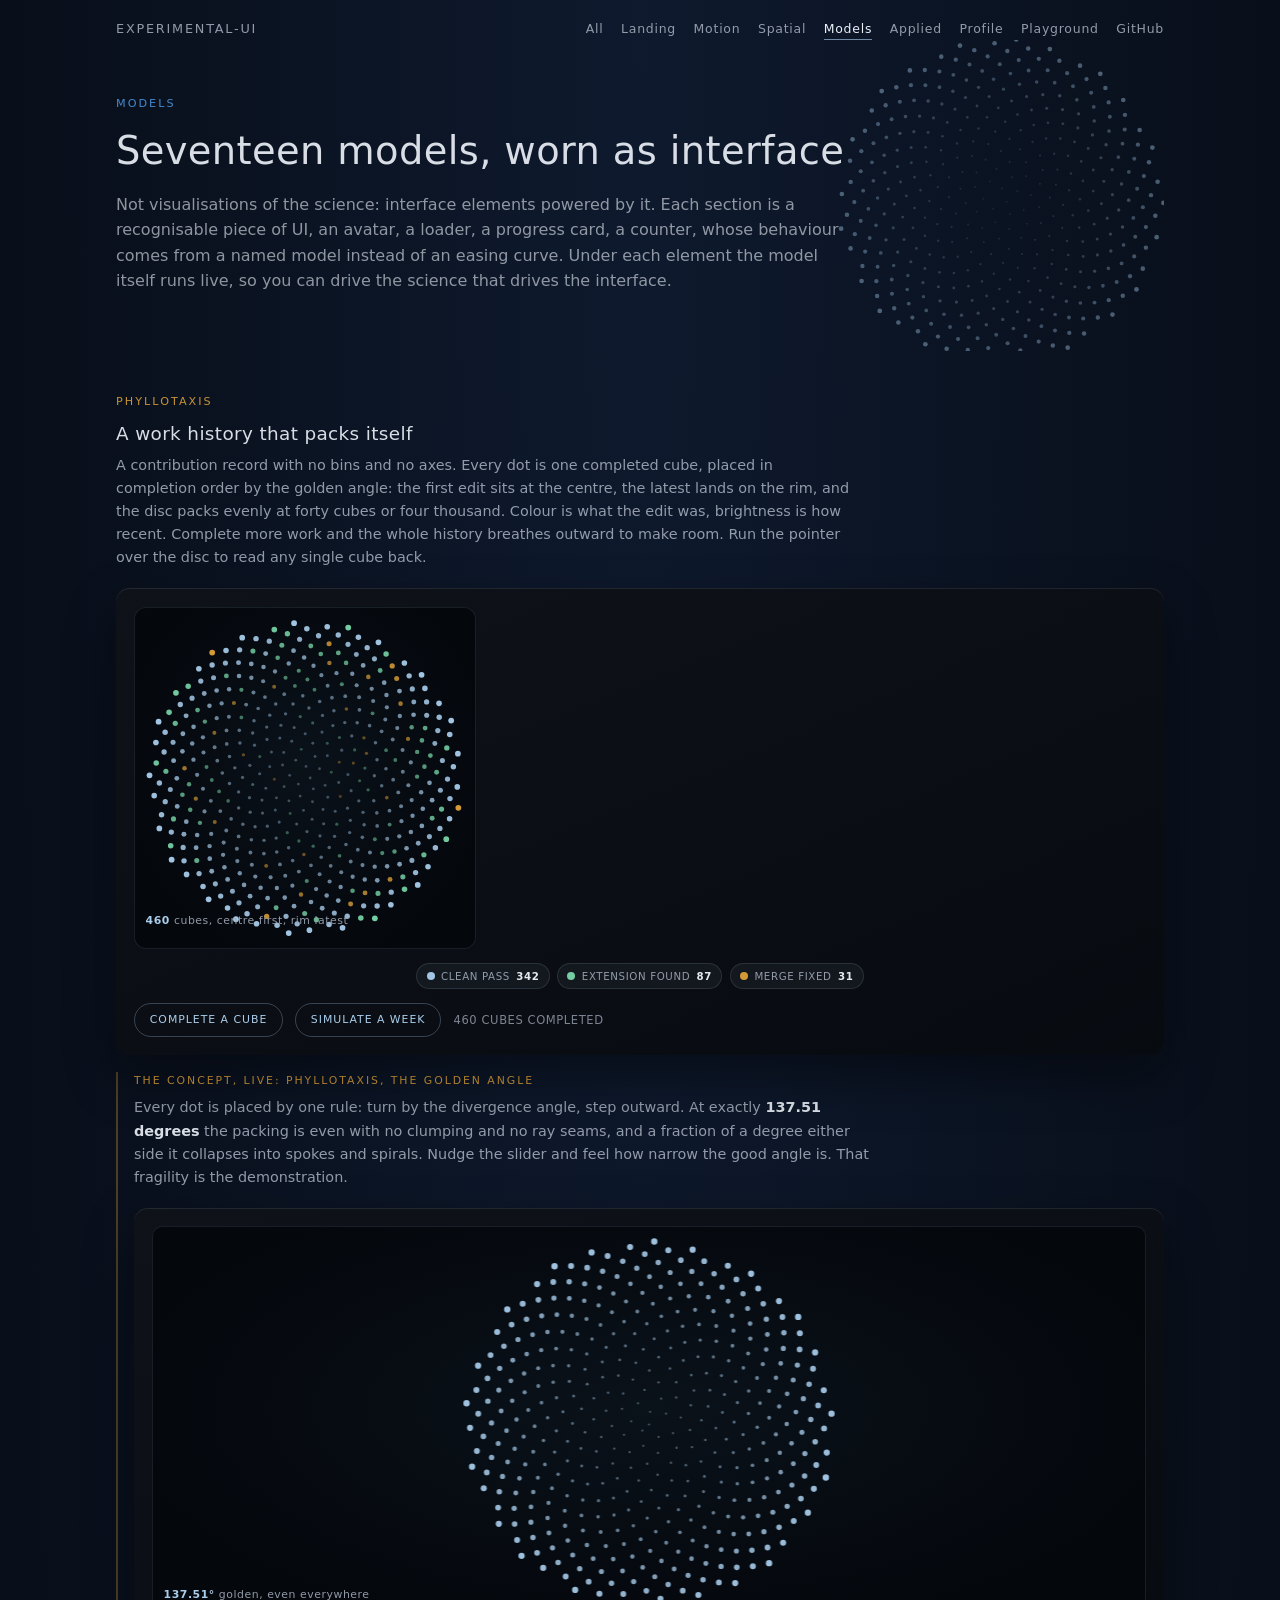
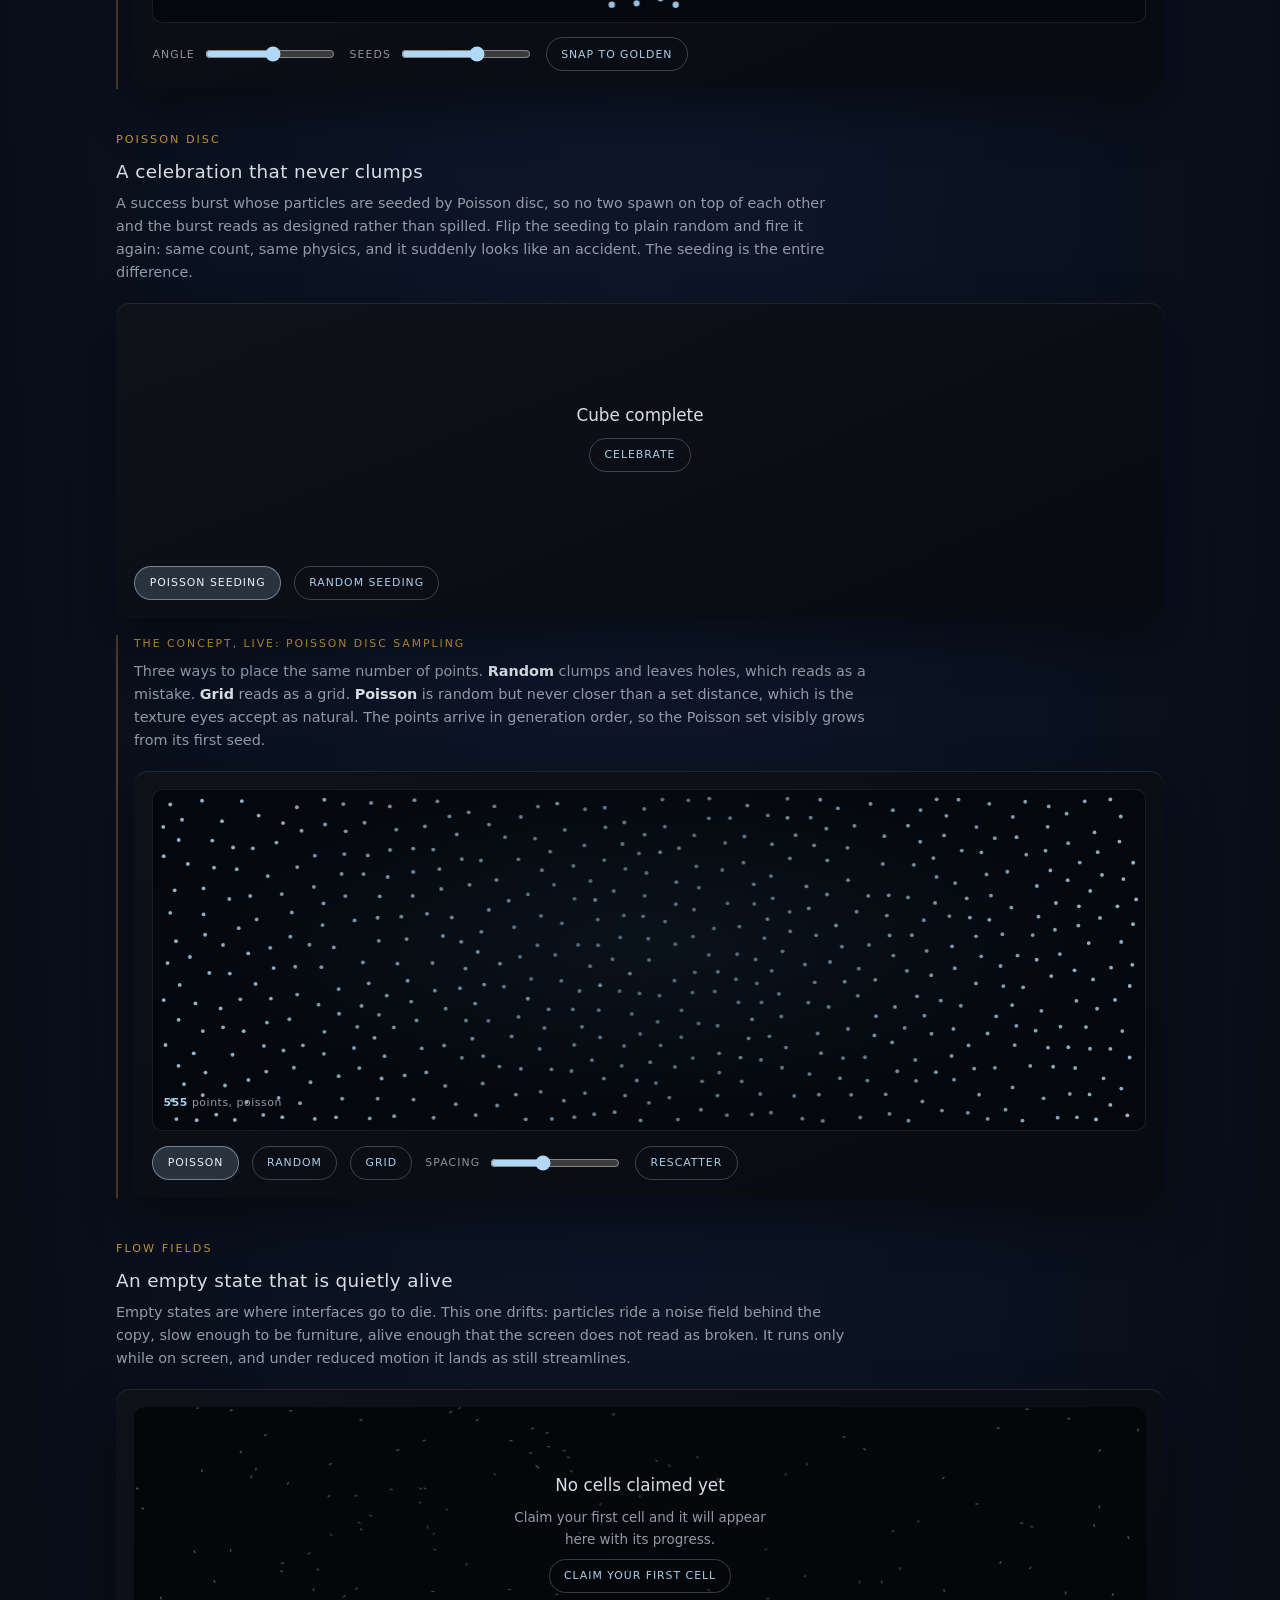
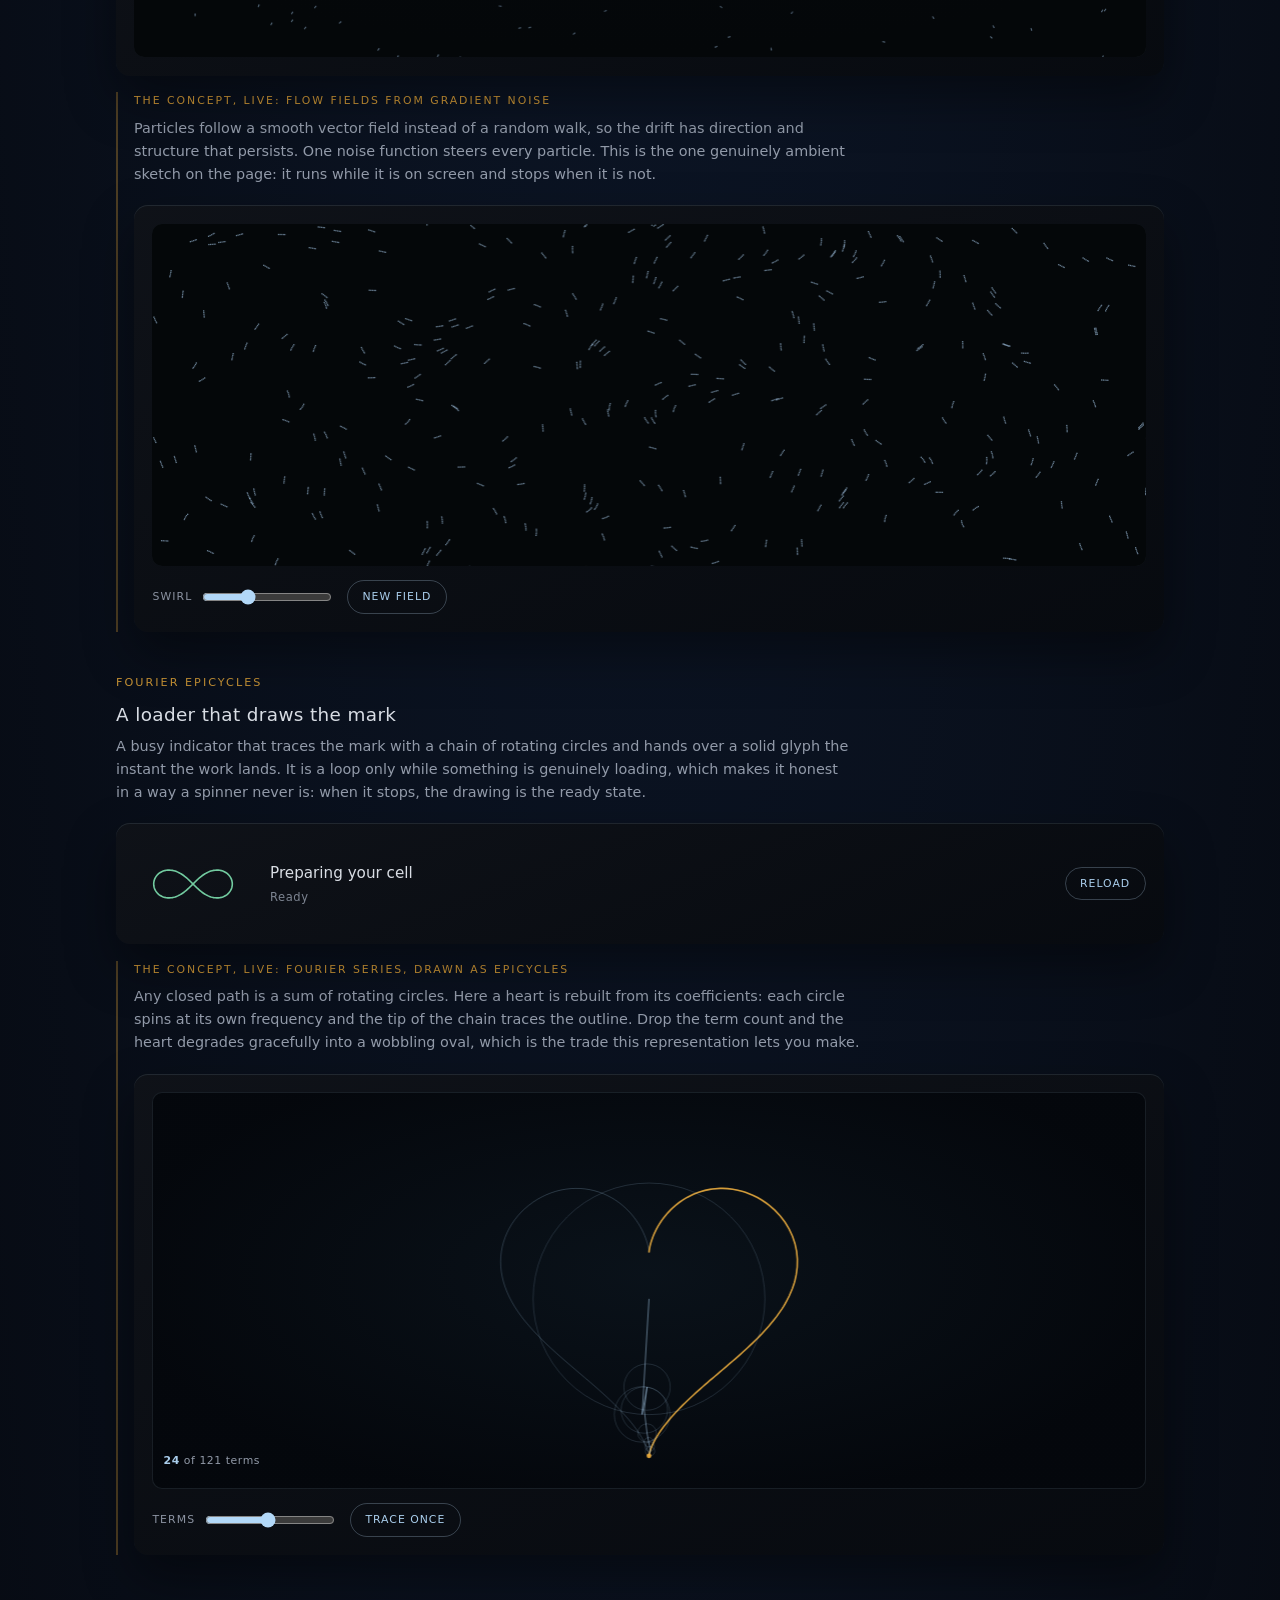
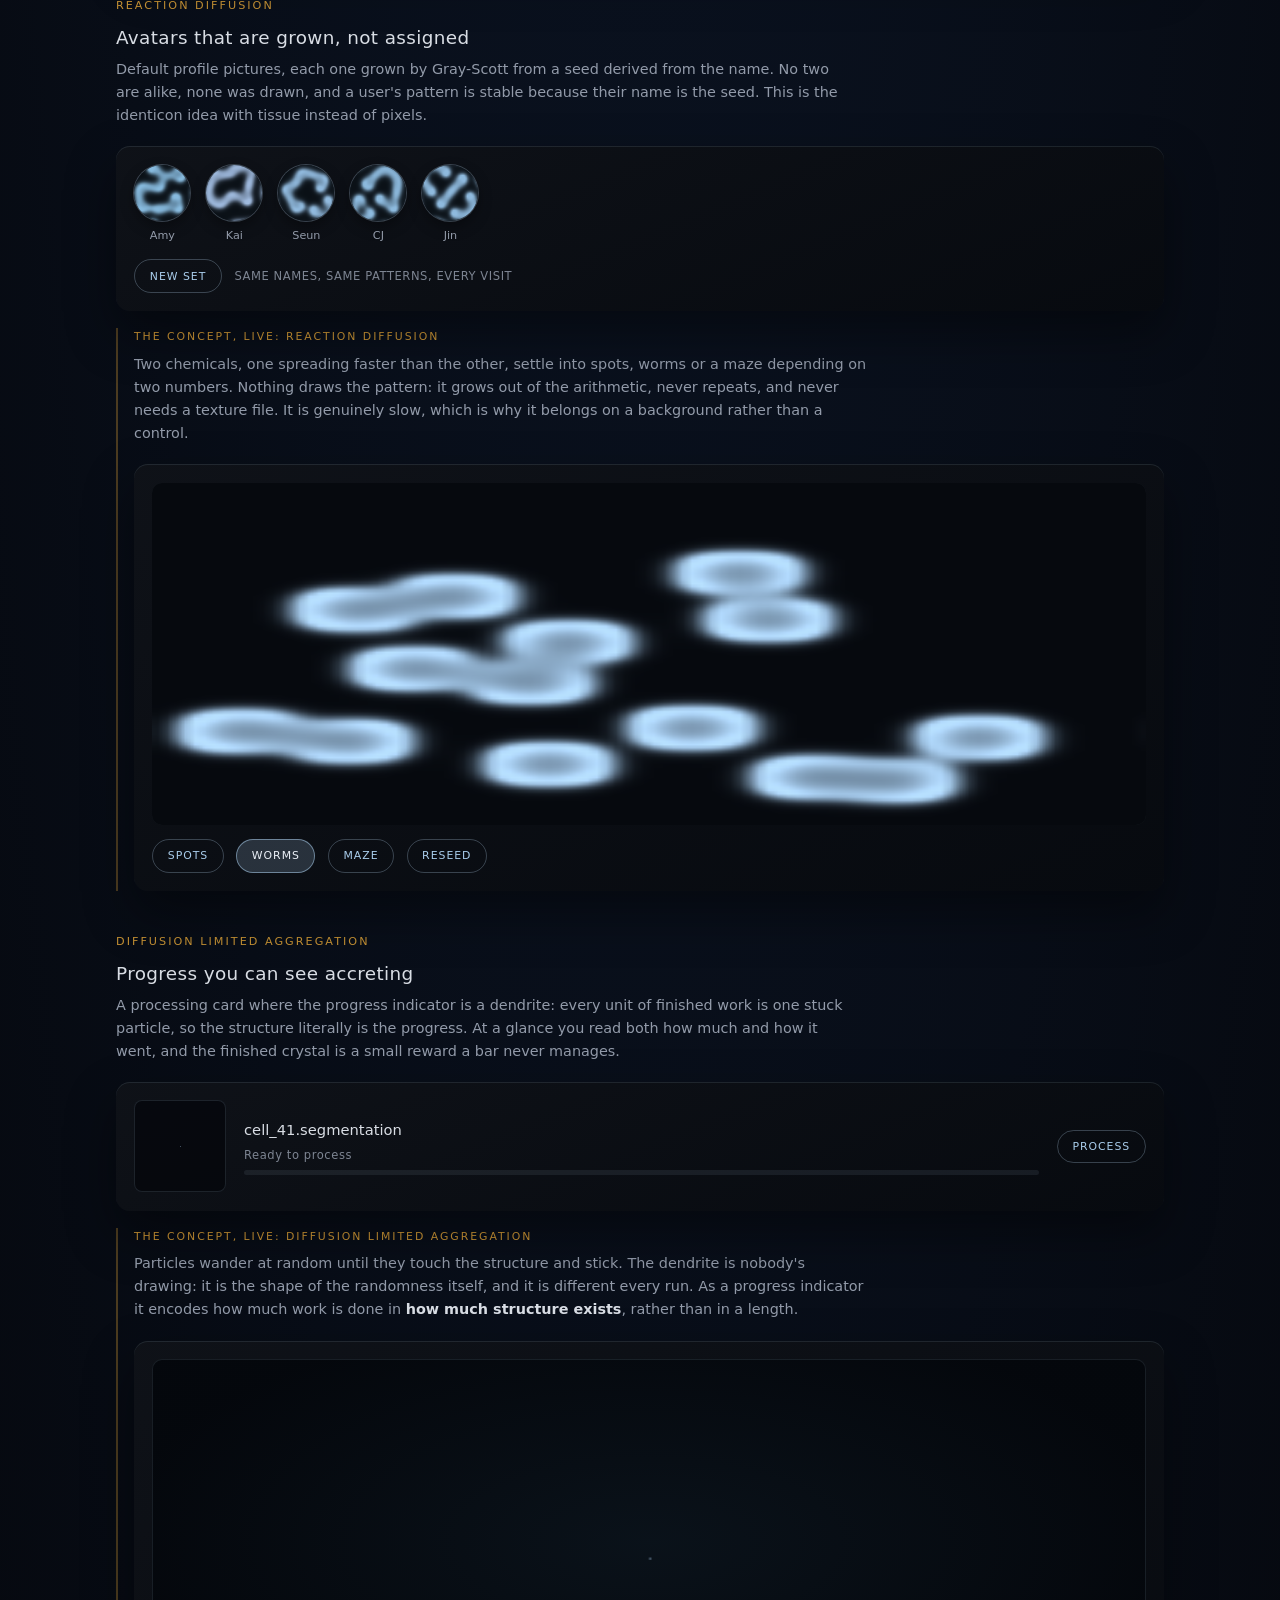
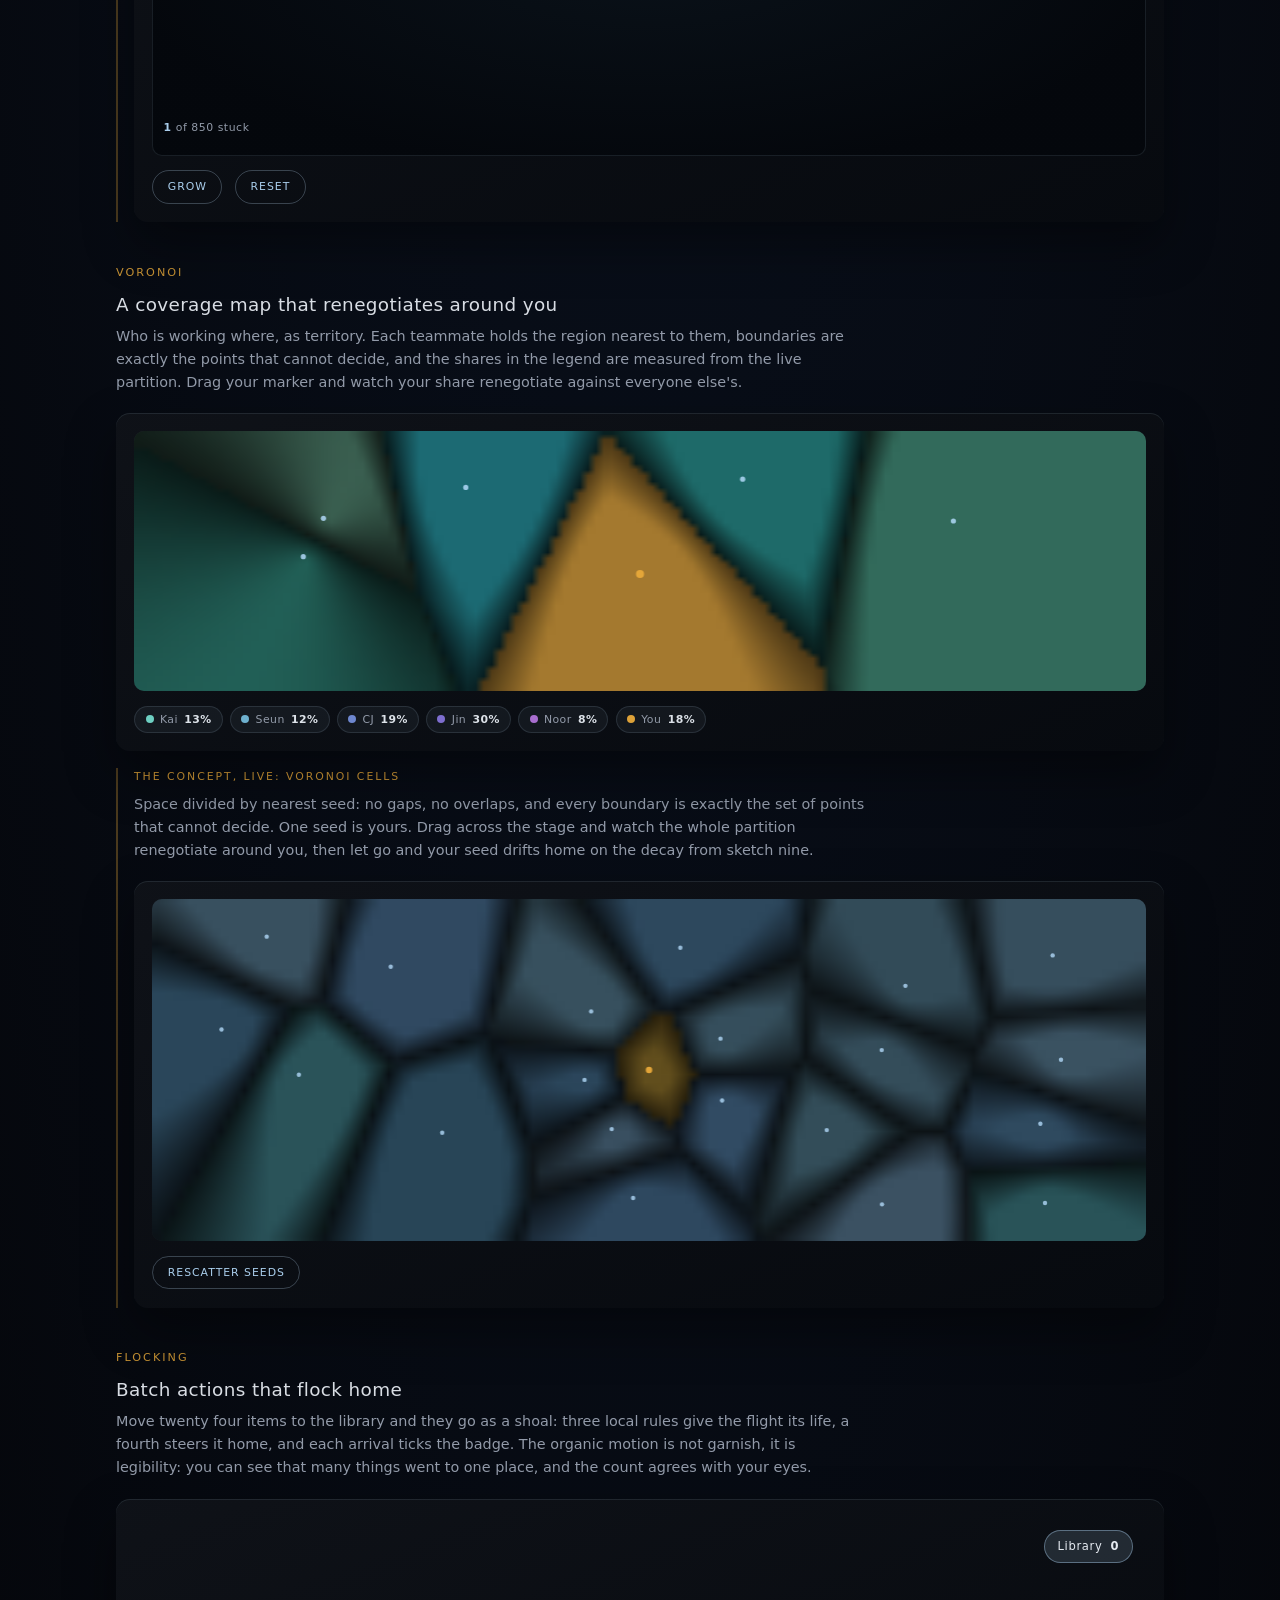
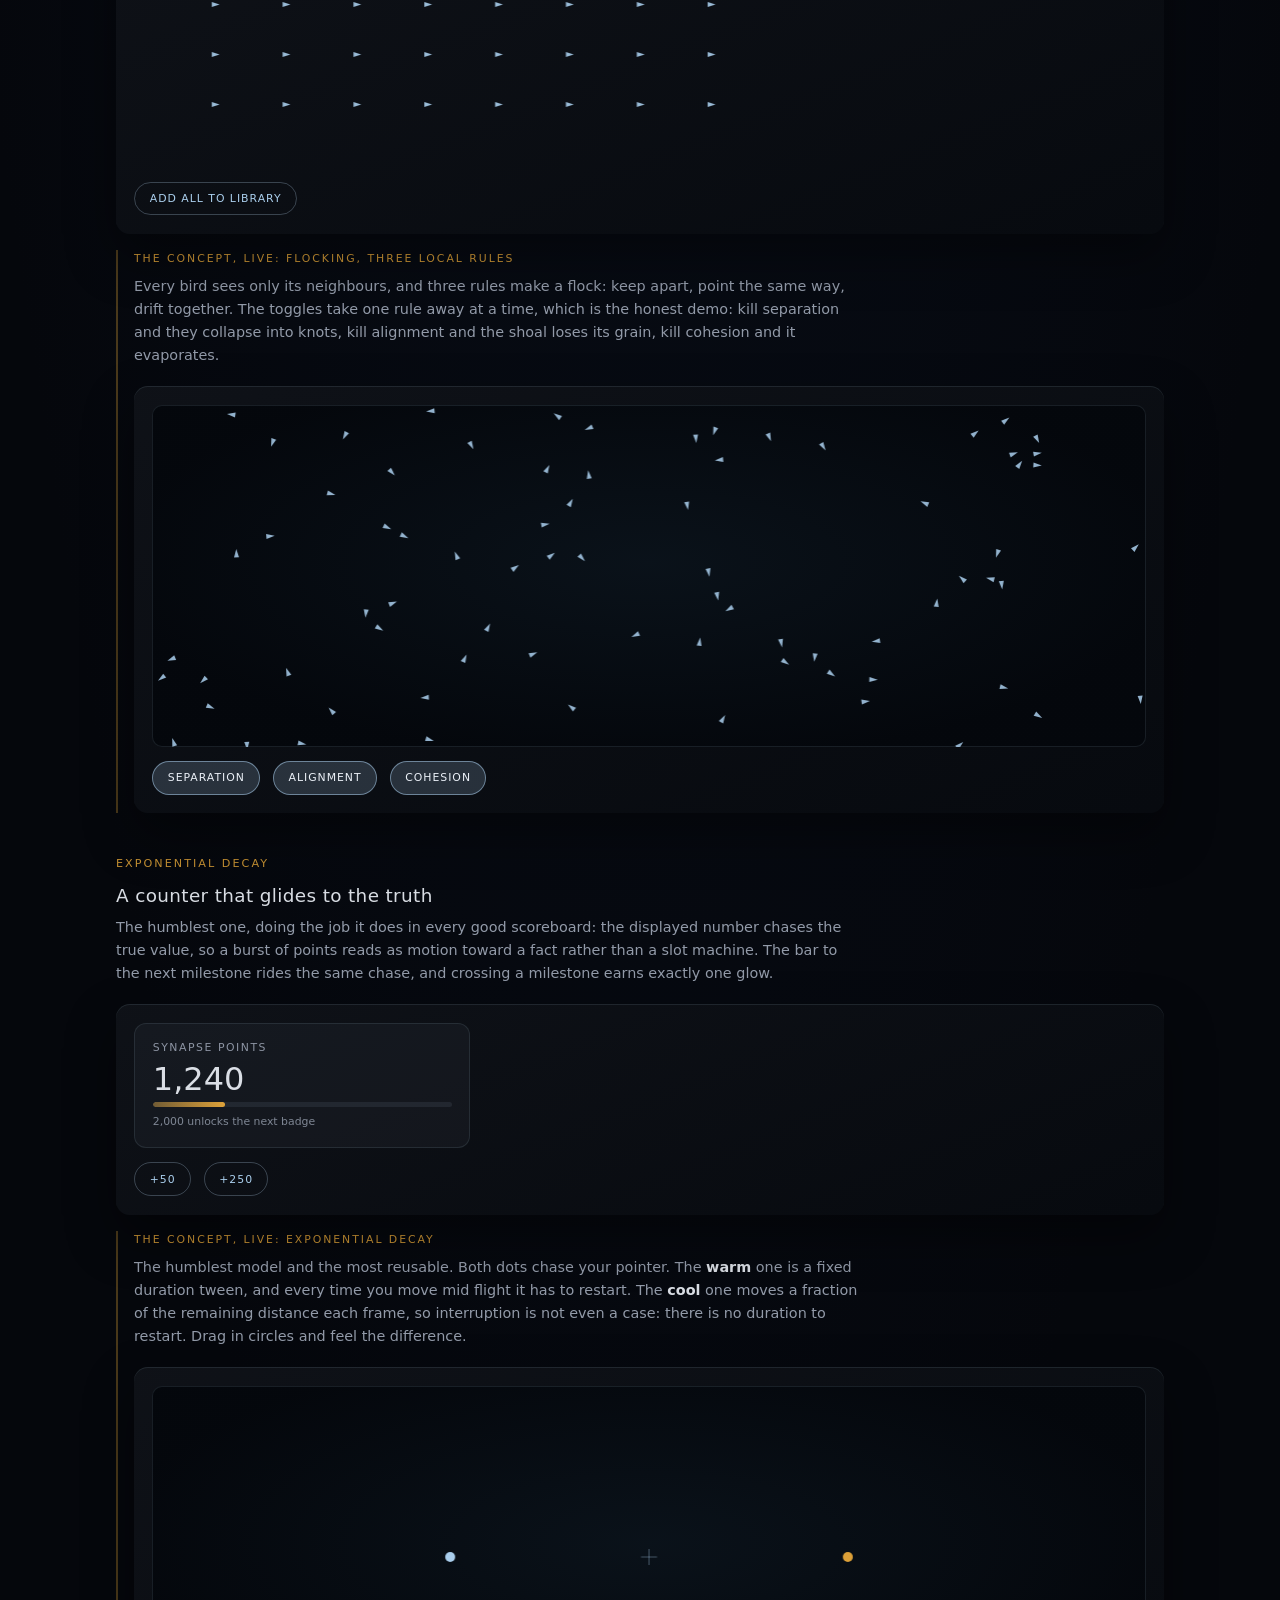
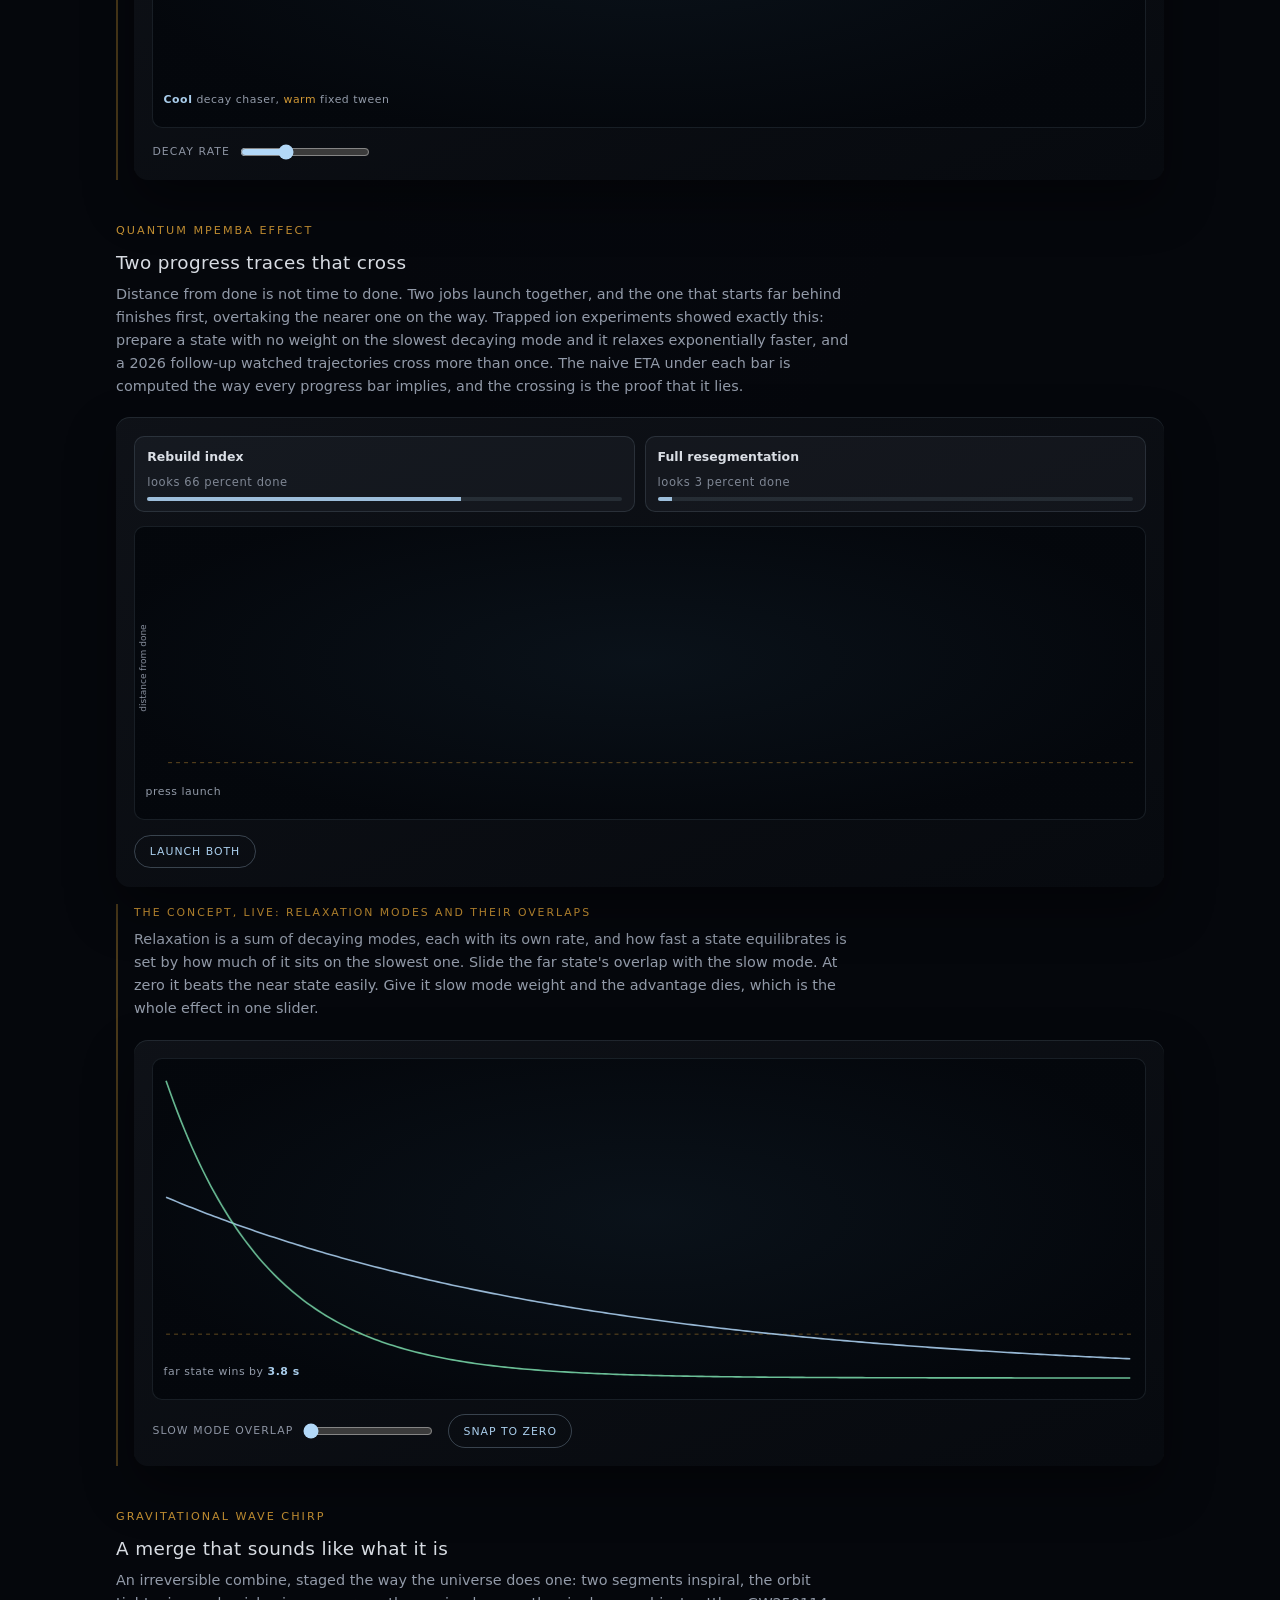
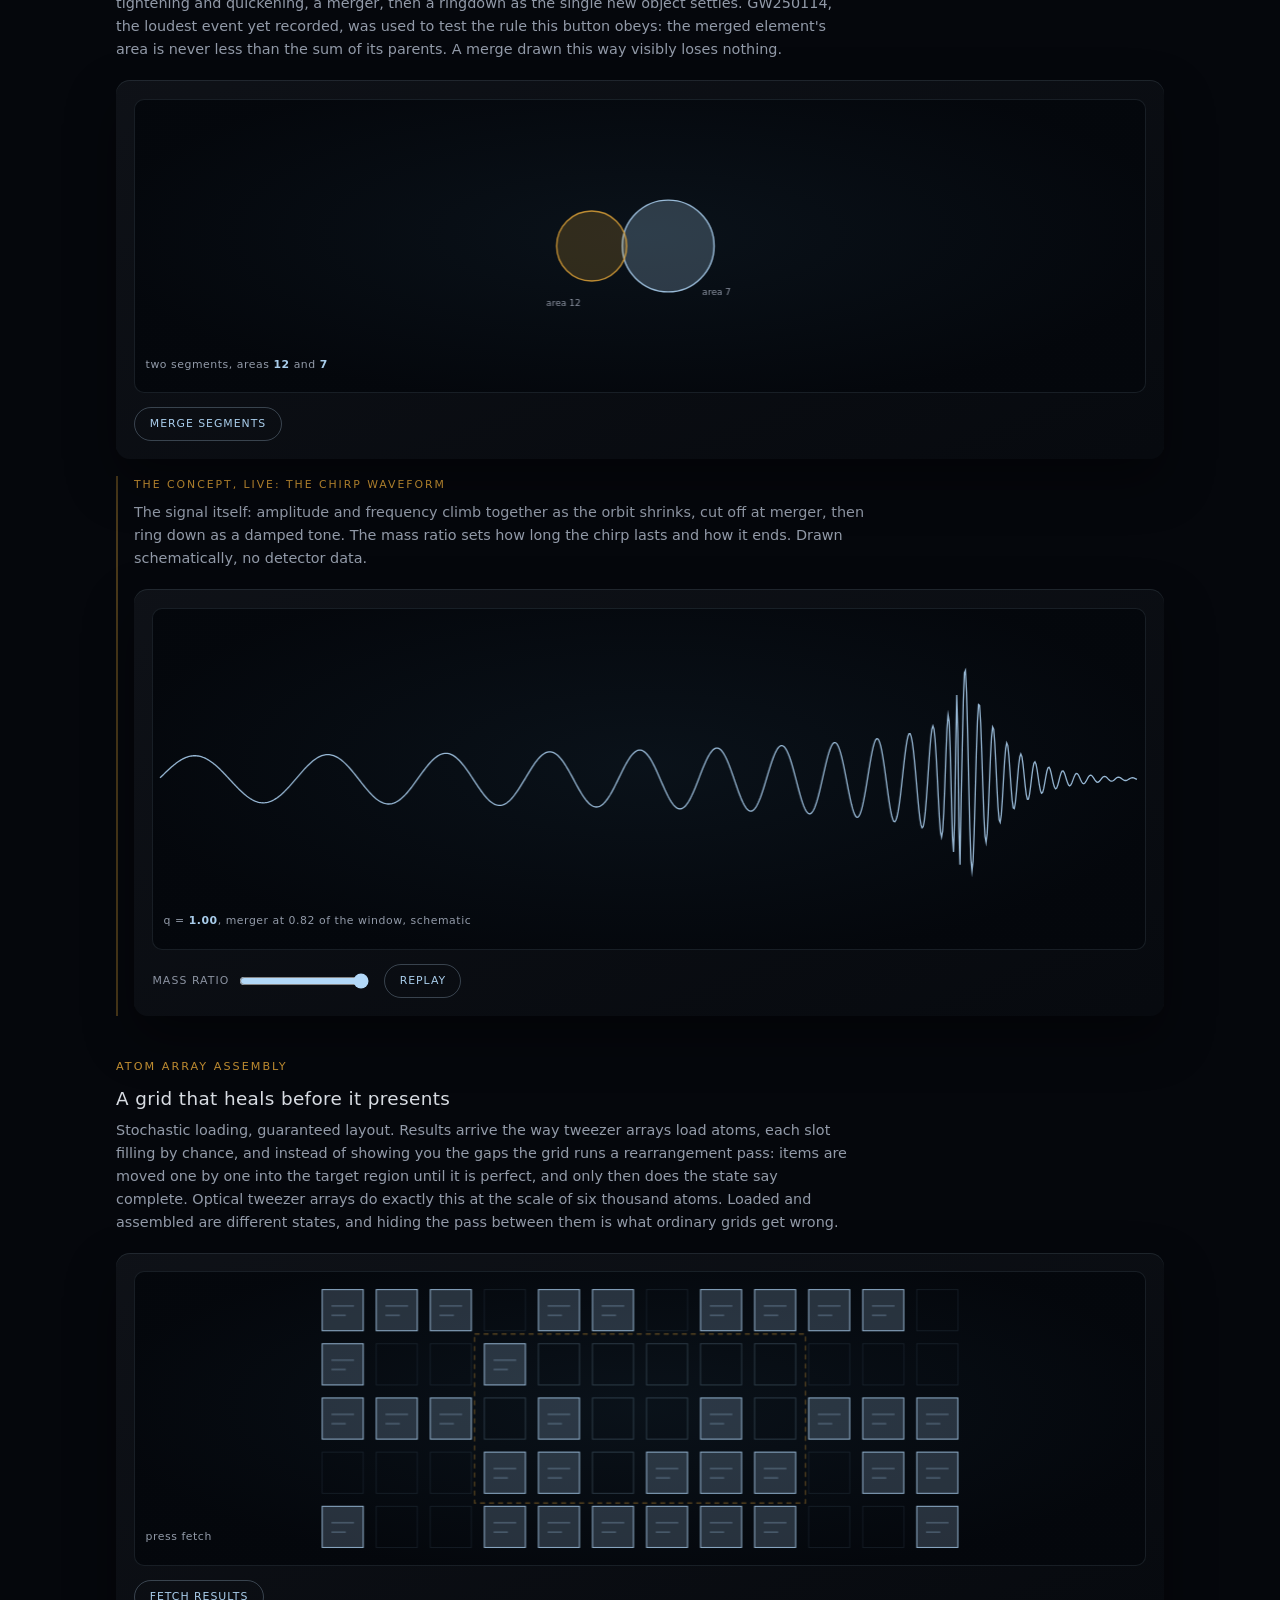
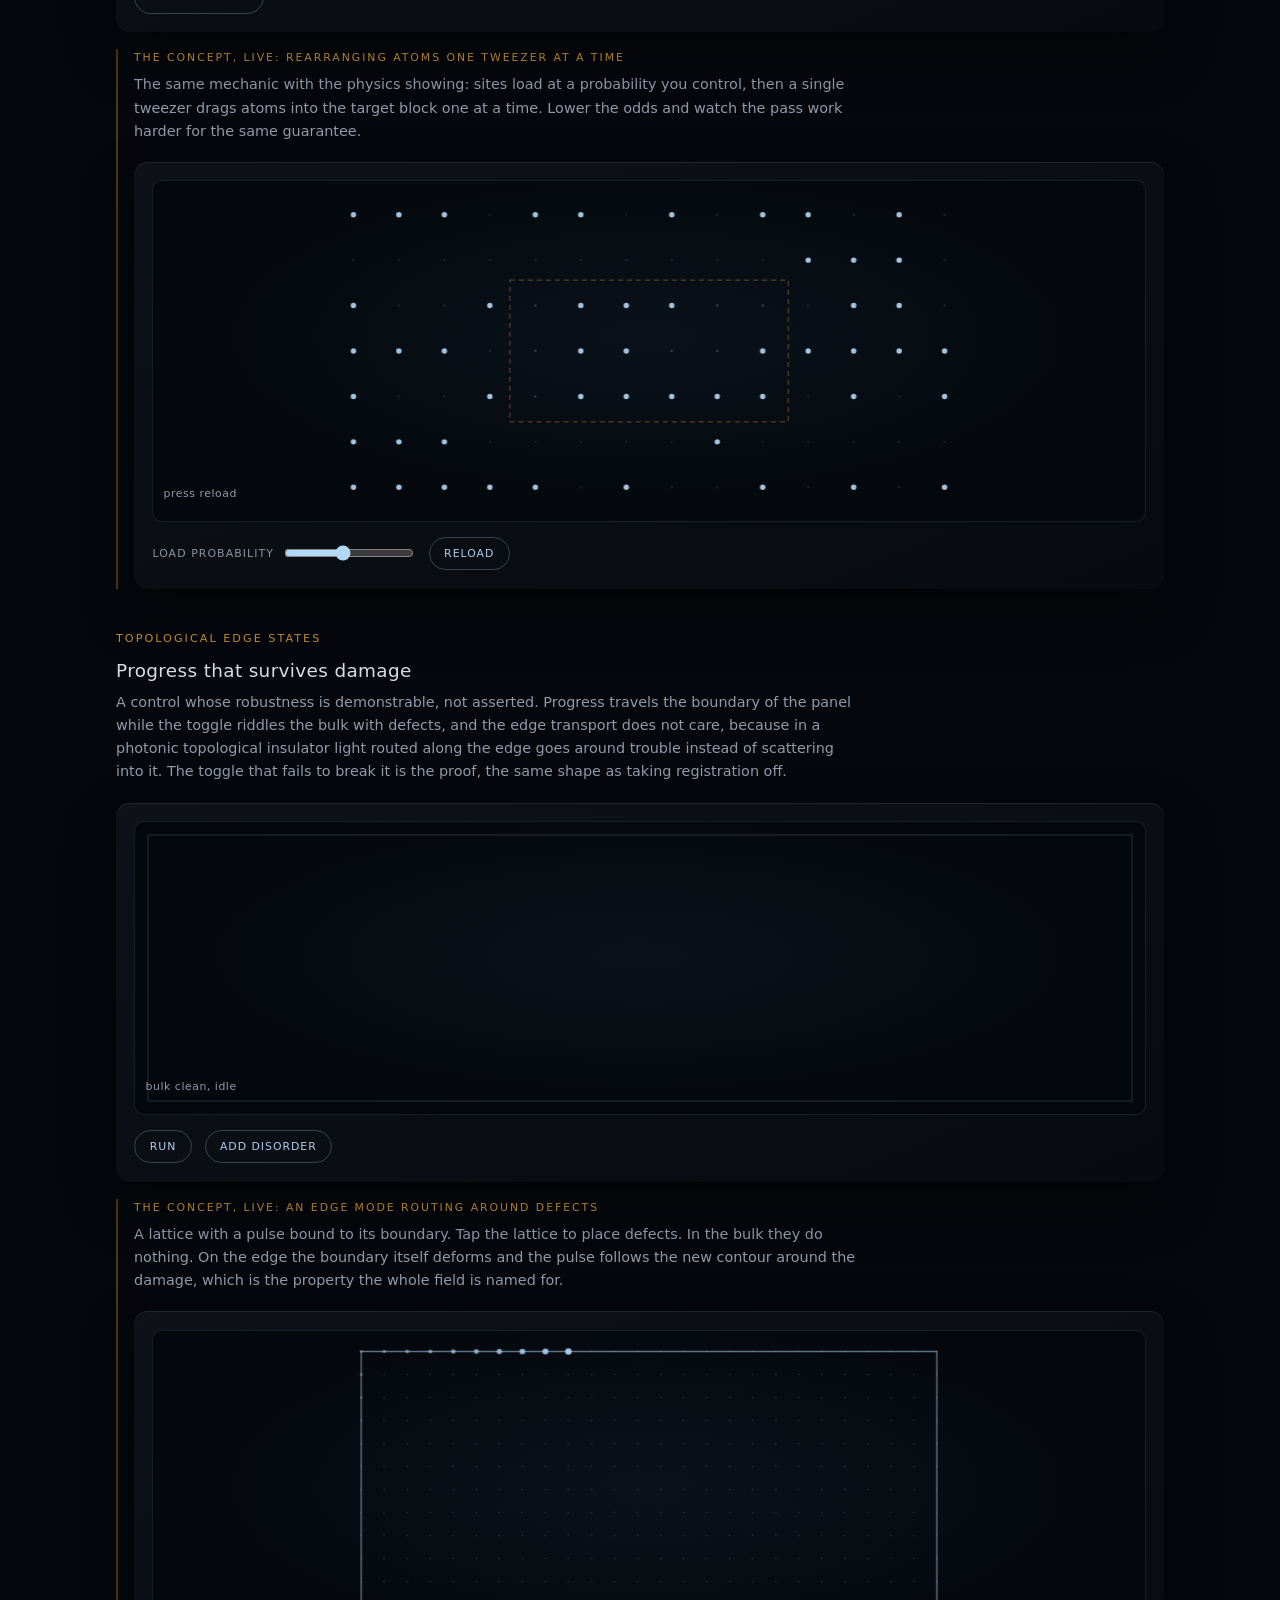
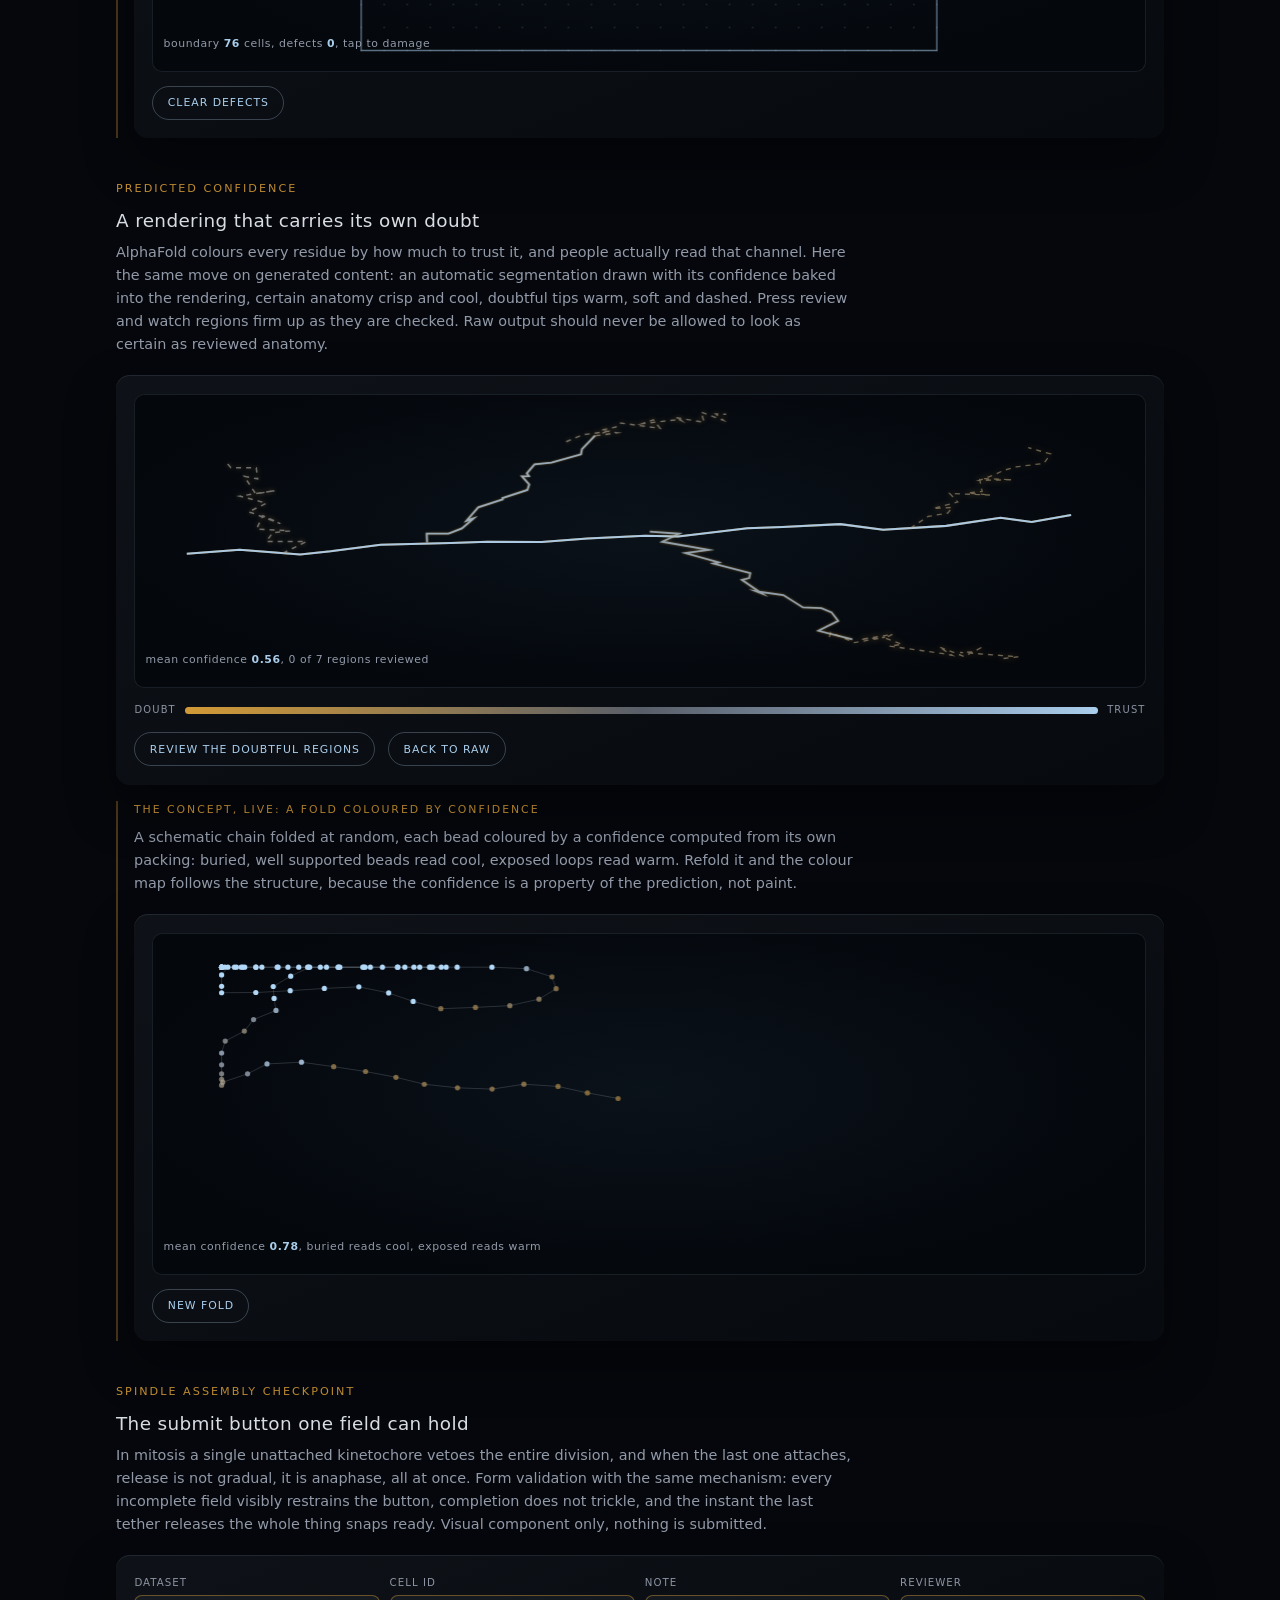
<file: components/models.html>
<!doctype html>
<html lang="en">
<head>
<meta charset="utf-8">
<meta name="viewport" content="width=device-width, initial-scale=1">
<title>experimental-UI models: nine models, worn as interface</title>

<style>
  /* Every stage is sized against the window rather than against the column,
     so the demonstration and the controls that drive it land in one screen.
     A stage that fills a wide column pushes its own controls and readouts
     below the fold, and a demo you have to scroll to operate is a demo you
     cannot see working. svh rather than vh so a phone's collapsing toolbar
     does not resize the board mid interaction; the vh line above it is the
     fallback for engines without svh. */
  :root {
    --demo-h: clamp(170px, 38vh, 420px);
    --demo-h: clamp(170px, 38svh, 420px);
  }
  /* a phone spends more of its window on the panel's own chrome, because the
     controls that sit in a row on a desktop stack into columns, so the stage
     takes a smaller share of it */
  @media (max-width: 640px) {
    :root {
      --demo-h: clamp(150px, 30vh, 300px);
      --demo-h: clamp(150px, 30svh, 300px);
    }
  }

  .topnav {
    display: flex;
    align-items: baseline;
    gap: 1.1rem;
    flex-wrap: wrap;
    padding: 1.2rem 0 0;
    font-size: .78rem;
    letter-spacing: .06em;
  }
  .topnav-brand {
    margin-right: auto;
    color: rgb(var(--holo-beam, 178 216 248) / .95);
    font-size: .8rem;
    letter-spacing: .14em;
    text-transform: uppercase;
    text-decoration: none;
  }
  .topnav a { color: rgb(var(--holo-dim, 154 162 177) / .95); text-decoration: none; }
  .topnav a:hover,
  .topnav a.holo-on,
  .topnav a:focus-visible { color: rgb(var(--holo-ink, 239 244 251) / .98); }
  .topnav a[aria-current="page"] { color: rgb(var(--holo-ink, 239 244 251) / .98); border-bottom: 1px solid rgb(var(--holo-beam, 178 216 248) / .6); }
  .topnav a:focus-visible { outline: 2px solid rgb(var(--holo-beam, 178 216 248)); outline-offset: 3px; }

  /* Page chrome. Everything here is a sketch of an interface element, so the
     sketches share the page's stylesheet. A sketch that earns reuse gets
     promoted to a real component pair, per AGENTS.md. */
  :root {
    --holo-line: 196 228 255;
    --holo-beam: 178 216 248;
    --holo-glow:  74 150 224;
    --holo-warm: 232 169  58;
    --holo-good: 126 224 176;
    --holo-ink:  239 244 251;
    --holo-dim:  154 162 177;
    --holo-panel: 15 18 24;
  }
  * { box-sizing: border-box; }
  body {
    margin: 0;
    padding: 0 0 6rem;
    background:
      radial-gradient(ellipse 120% 70% at 50% 0%, rgb(16 30 54 / .8), transparent 70%),
      #05070c;
    color: rgb(var(--holo-ink) / .9);
    font: 400 16px/1.6 system-ui, -apple-system, "Segoe UI", Roboto, sans-serif;
    overflow-x: hidden;
  }
  .wrap { max-width: 68rem; margin: 0 auto; padding: 0 1.25rem; }
  header { padding: 3rem 0 1.5rem; }
  h1 {
    margin: 0 0 .6rem;
    font-size: clamp(1.6rem, 4vw, 2.4rem);
    font-weight: 300;
    letter-spacing: .01em;
  }
  .lede { margin: 0 0 1rem; max-width: 46rem; color: rgb(var(--holo-ink) / .58); }
  section { padding: 2.6rem 0 0; }
  h2 { margin: 0 0 .35rem; font-size: 1.15rem; font-weight: 500; letter-spacing: .02em; }
  .eyebrow {
    margin: 0 0 .5rem;
    font-size: .7rem; letter-spacing: .18em; text-transform: uppercase;
    color: rgb(var(--holo-warm) / .85);
  }
  .note { margin: 0 0 1.2rem; max-width: 46rem; font-size: .9rem; color: rgb(var(--holo-dim) / .95); }
  .note b { color: rgb(var(--holo-ink) / .9); font-weight: 600; }
  .panel {
    position: relative;
    padding: 1.15rem;
    border-radius: 14px;
    background: linear-gradient(158deg, rgb(var(--holo-panel) / .95), rgb(7 10 15 / .96));
    box-shadow: 0 22px 50px rgb(0 0 0 / .4), inset 0 1px 0 rgb(var(--holo-line) / .1);
    display: grid;
    gap: .9rem;
  }
  .mrow {
    display: flex;
    align-items: center;
    gap: .8rem;
    flex-wrap: wrap;
    font-size: .68rem;
    letter-spacing: .1em;
    text-transform: uppercase;
    color: rgb(var(--holo-dim) / .9);
  }
  .mbtn {
    border: 1px solid rgb(var(--holo-line) / .25);
    border-radius: 999px;
    background: transparent;
    color: rgb(var(--holo-beam) / .95);
    font: inherit;
    font-size: .68rem;
    letter-spacing: .09em;
    text-transform: uppercase;
    padding: .45rem .9rem;
    cursor: pointer;
  }
  .mbtn:hover,
  .mbtn.holo-on { background: rgb(var(--holo-beam) / .12); }
  .mbtn:focus-visible { outline: 2px solid rgb(var(--holo-beam)); outline-offset: 2px; }
  .mbtn[aria-pressed="true"] {
    background: rgb(var(--holo-beam) / .18);
    border-color: rgb(var(--holo-beam) / .5);
    color: rgb(var(--holo-ink) / .98);
  }
  .quiet { font-size: .72rem; letter-spacing: .05em; color: rgb(var(--holo-dim) / .8); }

  /* 1. contribution sunflower */
  .sun-stage {
    position: relative;
    width: 100%;
    max-width: min(27rem, var(--demo-h));
    margin: 0 auto 0 0;
    aspect-ratio: 1;
    border-radius: 12px;
    overflow: hidden;
    background: radial-gradient(ellipse at 50% 46%, rgb(10 18 26 / .96), rgb(4 7 12 / .98) 76%);
    box-shadow: inset 0 0 0 1px rgb(var(--holo-line) / .1);
    touch-action: none;
    cursor: crosshair;
  }
  .sun-stage canvas { position: absolute; inset: 0; width: 100%; height: 100%; display: block; }
  .sun-read {
    position: absolute; left: .7rem; right: .7rem; bottom: .55rem;
    font-size: .68rem; letter-spacing: .05em;
    color: rgb(var(--holo-dim) / .95);
    pointer-events: none;
    font-variant-numeric: tabular-nums;
  }
  .sun-read b { color: rgb(var(--holo-beam) / .95); font-weight: 600; }
  .sun-legend { display: flex; gap: .45rem; flex-wrap: wrap; justify-content: center; }
  .sun-chip {
    display: inline-flex; align-items: center; gap: .4rem;
    padding: .28rem .65rem; border-radius: 999px;
    font-size: .64rem; letter-spacing: .06em; text-transform: uppercase;
    color: rgb(var(--holo-dim) / .95);
    background: rgb(var(--holo-line) / .05);
    box-shadow: inset 0 0 0 1px rgb(var(--holo-line) / .12);
    font-variant-numeric: tabular-nums;
  }
  .sun-chip i { width: 8px; height: 8px; border-radius: 50%; }
  .sun-chip b { color: rgb(var(--holo-ink) / .95); font-weight: 600; }

  /* 2. celebration */
  .cele-stage { position: relative; display: grid; place-items: center; height: min(230px, var(--demo-h)); }
  .cele-stage canvas { position: absolute; inset: 0; width: 100%; height: 100%; pointer-events: none; }
  .cele-copy { position: relative; z-index: 1; display: grid; justify-items: center; gap: .6rem; text-align: center; }
  .cele-copy strong { font-size: 1.05rem; font-weight: 500; }

  /* 3. empty state */
  .empty-stage {
    position: relative; height: min(250px, var(--demo-h)); border-radius: 10px; overflow: hidden;
    background: radial-gradient(ellipse at 50% 46%, rgb(10 18 26 / .96), rgb(4 7 12 / .98) 76%);
    box-shadow: inset 0 0 0 1px rgb(var(--holo-line) / .1);
  }
  .empty-stage canvas { position: absolute; inset: 0; width: 100%; height: 100%; }
  .empty-copy {
    position: absolute; inset: 0; z-index: 1;
    display: grid; place-content: center; justify-items: center; gap: .55rem;
    text-align: center; padding: 1rem;
    background: radial-gradient(ellipse 60% 60% at 50% 50%, rgb(5 8 13 / .55), transparent 80%);
  }
  .empty-copy strong { font-size: 1.05rem; font-weight: 500; }
  .empty-copy p { margin: 0; font-size: .84rem; color: rgb(var(--holo-dim) / .95); max-width: 30ch; }

  /* 4. glyph loader */
  .loader-card { display: flex; align-items: center; gap: 1.1rem; flex-wrap: wrap; }
  .loader-glyph { width: 118px; height: 84px; flex: 0 0 auto; }
  .loader-glyph canvas { width: 100%; height: 100%; display: block; }
  .loader-copy { display: grid; gap: .2rem; min-width: 0; flex: 1 1 12rem; }
  .loader-copy strong { font-size: .95rem; font-weight: 500; }
  .loader-copy .quiet[aria-live] { min-height: 1.2em; }

  /* 5. grown avatars */
  .avatars { display: flex; gap: 1rem; flex-wrap: wrap; }
  .avatar { display: grid; justify-items: center; gap: .4rem; }
  .avatar canvas {
    width: 56px; height: 56px; border-radius: 50%;
    box-shadow: 0 0 0 1px rgb(var(--holo-line) / .25), 0 6px 14px rgb(0 0 0 / .35);
  }
  .avatar span { font-size: .7rem; color: rgb(var(--holo-dim) / .95); }

  /* 6. processing card */
  .proc-card { display: flex; align-items: center; gap: 1.1rem; flex-wrap: wrap; }
  .proc-card canvas { width: 92px; height: 92px; flex: 0 0 auto; border-radius: 8px;
    background: rgb(4 7 12 / .8); box-shadow: inset 0 0 0 1px rgb(var(--holo-line) / .12); }
  .proc-copy { display: grid; gap: .3rem; min-width: 0; flex: 1 1 14rem; }
  .proc-copy strong { font-size: .92rem; font-weight: 500; font-variant-numeric: tabular-nums; }
  .proc-bar { height: 5px; border-radius: 3px; overflow: hidden; background: rgb(var(--holo-line) / .08); }
  .proc-bar i { display: block; height: 100%; width: 0; border-radius: 3px;
    background: linear-gradient(90deg, rgb(var(--holo-beam) / .4), rgb(var(--holo-beam) / .95)); }
  .proc-card.is-done .proc-bar i { background: linear-gradient(90deg, rgb(var(--holo-good) / .5), rgb(var(--holo-good) / .95)); }

  /* 7. coverage */
  .cov-stage {
    position: relative; height: min(260px, var(--demo-h)); border-radius: 10px; overflow: hidden;
    box-shadow: inset 0 0 0 1px rgb(var(--holo-line) / .1);
    cursor: crosshair; touch-action: none;
  }
  .cov-stage canvas { position: absolute; inset: 0; width: 100%; height: 100%; }
  .cov-legend { display: flex; gap: .45rem; flex-wrap: wrap; }
  .cov-chip {
    display: inline-flex; align-items: center; gap: .4rem;
    padding: .3rem .7rem; border-radius: 999px;
    font-size: .68rem; letter-spacing: .04em; font-variant-numeric: tabular-nums;
    color: rgb(var(--holo-dim) / .95);
    background: rgb(var(--holo-line) / .05);
    box-shadow: inset 0 0 0 1px rgb(var(--holo-line) / .12);
  }
  .cov-chip i { width: 8px; height: 8px; border-radius: 50%; }
  .cov-chip b { color: rgb(var(--holo-ink) / .92); font-weight: 600; }

  /* 8. collect */
  .col-stage { position: relative; height: min(250px, var(--demo-h)); }
  .col-stage canvas { position: absolute; inset: 0; width: 100%; height: 100%; }
  .col-target {
    position: absolute; right: .8rem; top: .8rem; z-index: 1;
    display: inline-flex; align-items: center; gap: .5rem;
    padding: .45rem .85rem; border-radius: 999px;
    font-size: .72rem; letter-spacing: .06em;
    color: rgb(var(--holo-ink) / .95);
    background: rgb(var(--holo-beam) / .14);
    box-shadow: inset 0 0 0 1px rgb(var(--holo-beam) / .4);
  }
  .col-target b { font-variant-numeric: tabular-nums; font-weight: 600; }
  .col-target.is-pulse { animation: col-pulse .5s ease-out 1; }
  @keyframes col-pulse { 40% { box-shadow: inset 0 0 0 1px rgb(var(--holo-beam) / .8), 0 0 16px rgb(var(--holo-beam) / .5); } }

  /* 9. score tile */
  .score-tile {
    display: grid; gap: .35rem;
    padding: 1rem 1.15rem 1.1rem;
    border-radius: 12px;
    background: rgb(var(--holo-line) / .04);
    box-shadow: inset 0 0 0 1px rgb(var(--holo-line) / .1);
    max-width: 21rem;
  }
  .score-tile .label { font-size: .68rem; letter-spacing: .14em; text-transform: uppercase; color: rgb(var(--holo-dim) / .9); }
  .score-tile .value { font-size: 2rem; font-weight: 300; line-height: 1.1; font-variant-numeric: tabular-nums; }
  .score-tile.is-milestone .value { animation: score-glow .7s ease-out 1; }
  @keyframes score-glow { 35% { text-shadow: 0 0 18px rgb(var(--holo-warm) / .9); color: rgb(var(--holo-warm) / 1); } }
  .score-bar { height: 5px; border-radius: 3px; overflow: hidden; background: rgb(var(--holo-line) / .08); }
  .score-bar i { display: block; height: 100%; width: 0; border-radius: 3px;
    background: linear-gradient(90deg, rgb(var(--holo-warm) / .4), rgb(var(--holo-warm) / .95)); }
  .score-next { font-size: .68rem; color: rgb(var(--holo-dim) / .8); font-variant-numeric: tabular-nums; }

  footer {
    margin: 4rem 0 2rem; padding-top: 1.4rem;
    border-top: 1px solid rgb(var(--holo-line) / .12);
    color: #6E7686; font-size: 14px; line-height: 1.7;
  }
  footer .credit { margin: 0 0 10px; color: #C4CCD8; font-size: 15px; }
  footer a { color: #4FA3F0; text-decoration: none; }
  footer a:hover, footer a:focus-visible { text-decoration: underline; }

  @media (prefers-reduced-motion: reduce) {
    .col-target.is-pulse { animation: none; }
    .score-tile.is-milestone .value { animation: none; }
  }

  /* concept panes: the model itself, live, under each element */
  .concept {
    margin-top: 1.05rem;
    padding-left: 1rem;
    border-left: 2px solid rgb(var(--holo-warm) / .3);
  }
  .concept-title {
    margin: 0 0 .45rem;
    font-size: .68rem;
    letter-spacing: .18em;
    text-transform: uppercase;
    color: rgb(var(--holo-warm) / .9);
  }
  .cstage {
    position: relative;
    border-radius: 10px;
    overflow: hidden;
    background: radial-gradient(ellipse at 50% 46%, rgb(10 18 26 / .96), rgb(4 7 12 / .98) 76%);
    box-shadow: inset 0 0 0 1px rgb(var(--holo-line) / .1);
    width: 100%;
    height: var(--demo-h);
  }
  .cstage.tall { height: calc(var(--demo-h) * 1.16); }
  .cstage canvas { position: absolute; inset: 0; width: 100%; height: 100%; display: block; }
  .cstage.grabby { cursor: crosshair; touch-action: none; }
  .cread {
    position: absolute;
    left: .7rem;
    bottom: .55rem;
    font-size: .68rem;
    letter-spacing: .05em;
    color: rgb(var(--holo-dim) / .95);
    pointer-events: none;
    font-variant-numeric: tabular-nums;
  }
  .cread b { color: rgb(var(--holo-beam) / .95); font-weight: 600; }
  .mrow label { display: flex; align-items: center; gap: .5rem; }
  .mrow input[type="range"] { width: 130px; accent-color: rgb(var(--holo-beam)); }

  /* hero landing state: a one shot that settles, per section 7 */
  header.hero-band { position: relative; padding: 3.4rem 0 2.6rem; }
  .hero-cv { position: absolute; inset: 0; width: 100%; height: 100%; display: block; pointer-events: none; }
  .hero-fg { position: relative; }

  /* 10..17 the second wave of models */
  .mstage {
    position: relative;
    border-radius: 10px;
    overflow: hidden;
    background: radial-gradient(ellipse at 50% 46%, rgb(10 18 26 / .96), rgb(4 7 12 / .98) 76%);
    box-shadow: inset 0 0 0 1px rgb(var(--holo-line) / .1);
    width: 100%;
    height: calc(var(--demo-h) * 0.86);
  }
  .mstage canvas { position: absolute; inset: 0; width: 100%; height: 100%; display: block; }
  .mp-jobs { display: grid; gap: .6rem; grid-template-columns: repeat(auto-fit, minmax(200px, 1fr)); }
  .mp-job {
    padding: .7rem .8rem; border-radius: 10px; display: grid; gap: .35rem;
    font-size: .72rem; background: rgb(var(--holo-line) / .04);
    box-shadow: inset 0 0 0 1px rgb(var(--holo-line) / .12);
  }
  .mp-job strong { font-size: .78rem; font-weight: 600; }
  .mp-job .bar { height: 4px; border-radius: 2px; background: rgb(var(--holo-line) / .1); overflow: hidden; }
  .mp-job .bar i { display: block; height: 100%; width: 0; background: rgb(var(--holo-beam) / .85); }
  .mp-job.is-done { box-shadow: inset 0 0 0 1px rgb(126 224 176 / .5); }
  .mp-job.is-done .bar i { background: rgb(126 224 176 / .9); }
  .pl-ramp-row {
    display: flex; align-items: center; gap: .6rem;
    font-size: .62rem; letter-spacing: .12em; text-transform: uppercase;
    color: rgb(var(--holo-dim) / .9);
  }
  .pl-ramp {
    flex: 1; height: 7px; border-radius: 4px;
    background: linear-gradient(90deg, rgb(232 169 58 / .9), rgb(154 162 177 / .55), rgb(178 216 248 / .95));
  }
  .sac-wrap { position: relative; }
  .sac-cv { position: absolute; inset: 0; width: 100%; height: 100%; pointer-events: none; }
  .sac-form { position: relative; display: grid; gap: .6rem; grid-template-columns: repeat(auto-fit, minmax(170px, 1fr)); }
  .sac-field {
    display: grid; gap: .3rem; font-size: .64rem; letter-spacing: .1em;
    text-transform: uppercase; color: rgb(var(--holo-dim) / .9);
  }
  .sac-field input {
    background: rgb(var(--holo-line) / .05);
    border: 1px solid rgb(var(--holo-warm) / .4);
    border-radius: 8px; padding: .45rem .6rem;
    color: rgb(var(--holo-ink) / .95); font: inherit; font-size: .8rem;
  }
  .sac-field input:focus-visible { outline: 2px solid rgb(var(--holo-beam)); outline-offset: 2px; }
  .sac-field.is-ok input { border-color: rgb(126 224 176 / .5); }
  .mbtn[aria-disabled="true"] { opacity: .5; cursor: not-allowed; }
  .mbtn.is-armed {
    background: rgb(126 224 176 / .16);
    border-color: rgb(126 224 176 / .6);
    color: rgb(var(--holo-ink) / .98);
  }
  .qs-meter { position: relative; height: 8px; border-radius: 4px; background: rgb(var(--holo-line) / .08); }
  .qs-meter i { display: block; height: 100%; width: 0; border-radius: 4px; background: rgb(var(--holo-beam) / .8); }
  .qs-meter b { position: absolute; top: -3px; bottom: -3px; width: 2px; background: rgb(var(--holo-warm) / .9); }
  .qs-toasts { display: grid; gap: .4rem; min-height: 3.4rem; }
  .qs-toast {
    padding: .5rem .7rem; border-radius: 8px; font-size: .72rem;
    background: rgb(var(--holo-line) / .04);
    box-shadow: inset 0 0 0 1px rgb(var(--holo-line) / .1);
    color: rgb(var(--holo-dim) / .8); opacity: .55;
  }
  .qs-toast.is-lit {
    color: rgb(var(--holo-ink) / .95); opacity: 1;
    background: rgb(var(--holo-beam) / .08);
    box-shadow: inset 0 0 0 1px rgb(var(--holo-beam) / .45);
  }
  .rt-rows { display: grid; gap: .4rem; }
  .rt-row {
    padding: .45rem .7rem; border-radius: 8px; font-size: .74rem;
    background: rgb(var(--holo-line) / .04);
    box-shadow: inset 0 0 0 1px rgb(var(--holo-line) / .1);
    color: rgb(var(--holo-dim) / .85);
  }
  .rt-row.is-lit {
    color: rgb(var(--holo-ink) / .97);
    background: rgb(var(--holo-beam) / .09);
    box-shadow: inset 0 0 0 1px rgb(var(--holo-beam) / .5);
  }
  /* 18. a poster that wires its own border */
  /* The poster is the one stage that wants the whole column, because the
     border only reads as a border when there is enough copper to crowd the
     edge with. It gets a larger share of the window than the other stages
     rather than the shared budget, sized so the card and the two buttons
     under it still land together, and it reaches full width on a tall
     window. */
  .pcb-card {
    position: relative;
    --poster-h: clamp(200px, 56vh, 505px);
    --poster-h: clamp(200px, 56svh, 505px);
    width: min(100%, calc(var(--poster-h) * 2));
    margin-inline: auto;
    aspect-ratio: 2 / 1;
    border-radius: 14px;
    overflow: hidden;
    background:
      radial-gradient(ellipse at 50% 42%, rgb(24 18 44 / .96), rgb(6 6 14 / .99) 72%);
    box-shadow: inset 0 0 0 1px rgb(167 139 250 / .18), 0 18px 50px rgb(0 0 0 / .45);
  }
  .pcb-card canvas { position: absolute; inset: 0; width: 100%; height: 100%; display: block; }
  .pcb-inner {
    position: absolute;
    inset: 20% 27%;
    display: grid;
    gap: .4rem;
    align-content: center;
    justify-items: center;
    text-align: center;
  }
  .pcb-kicker {
    margin: 0;
    font-size: .6rem; font-weight: 800; letter-spacing: .24em; text-transform: uppercase;
    color: rgb(167 139 250 / .95);
  }
  .pcb-title {
    margin: 0;
    font-family: Georgia, serif; font-weight: 400; font-size: clamp(1.6rem, 4.4vw, 2.6rem);
    line-height: 1.04; letter-spacing: .01em;
    color: rgb(var(--holo-ink) / .99);
    text-shadow: 0 0 26px rgb(167 139 250 / .35);
  }
  .pcb-body {
    margin: 0; max-width: 28ch;
    font-size: .76rem; line-height: 1.45;
    color: rgb(var(--holo-ink) / .66);
  }
  .pcb-badge {
    position: absolute;
    left: 50%;
    top: .55rem;
    transform: translateX(-50%);
    width: min(24%, 168px);
    line-height: 0;
  }
  .pcb-badge img {
    display: block;
    width: 100%;
    height: auto;
    /* The render is a bright cell on true black, so screen drops the black
       to nothing against the poster's own ground and leaves the cell. The
       asset is used as it was rendered, with no recut and no matte. */
    mix-blend-mode: screen;
  }
  .pcb-badge[hidden] { display: none; }
  /* the words arrive once, after the border has been laid for them */
  .pcb-card.pcb-open .pcb-inner > * {
    animation: pcb-land .5s cubic-bezier(.2, .8, .2, 1) both;
  }
  .pcb-card.pcb-open .pcb-title { animation-delay: .1s; }
  .pcb-card.pcb-open .pcb-body { animation-delay: .18s; }
  .pcb-card.pcb-open .pcb-badge { animation-delay: .26s; }
  @keyframes pcb-land {
    from { opacity: 0; transform: translateY(6px) scale(.985); }
  }
  @media (max-width: 640px) {
    .pcb-card {
      aspect-ratio: 6 / 5;
      width: min(100%, calc(var(--poster-h) * 6 / 5));
    }
    .pcb-inner { inset: 26% 13%; }
    .pcb-body { font-size: .72rem; }
  }
  @media (prefers-reduced-motion: reduce) {
    .pcb-card.pcb-open .pcb-inner > * { animation: none; }
  }

  h2[id] { scroll-margin-top: 1.4rem; }
  @media (prefers-reduced-motion: no-preference) { html { scroll-behavior: smooth; } }
</style>
</head>
<body>

<div class="wrap">

  <nav class="topnav" aria-label="Experiments">
    <a class="topnav-brand" href="../index.html">experimental-UI</a>
    <a href="all.html">All</a>
    <a href="../index.html">Landing</a>
    <a href="motion.html">Motion</a>
    <a href="spatial.html">Spatial</a>
    <a href="models.html" aria-current="page">Models</a>
    <a href="applied.html">Applied</a>
    <a href="profile.html">Profile</a>
    <a href="playground.html">Playground</a>
    <a href="https://github.com/amyleesterling/experimental-UI" rel="noopener">GitHub</a>
  </nav>

  <header class="hero-band">
    <canvas class="hero-cv" id="hero-cv" aria-hidden="true"></canvas>
    <div class="hero-fg">
      <p class="eyebrow" style="color:rgb(var(--holo-glow) / .9)">Models</p>
      <h1>Seventeen models, worn as interface</h1>
      <p class="lede">
        Not visualisations of the science: interface elements powered by it.
        Each section is a recognisable piece of UI, an avatar, a loader, a
        progress card, a counter, whose behaviour comes from a named model
        instead of an easing curve. Under each element the model itself runs
        live, so you can drive the science that drives the interface.
      </p>
    </div>
  </header>

  <!-- ============================================================ 1 -->
  <section id="phyllotaxis">
    <p class="eyebrow">Phyllotaxis</p>
    <h2 id="work-history">A work history that packs itself</h2>
    <p class="note">
      A contribution record with no bins and no axes. Every dot is one
      completed cube, placed in completion order by the golden angle: the
      first edit sits at the centre, the latest lands on the rim, and the
      disc packs evenly at forty cubes or four thousand. Colour is what the
      edit was, brightness is how recent. Complete more work and the whole
      history breathes outward to make room. Run the pointer over the disc
      to read any single cube back.
    </p>
    <div class="panel">
      <div class="sun-stage" id="sun-stage">
        <canvas id="sun-cv" role="img"></canvas>
        <p class="sun-read" id="sun-read" aria-hidden="true"></p>
      </div>
      <div class="sun-legend" aria-label="Edits by kind">
        <span class="sun-chip"><i style="background:rgb(var(--holo-beam) / .9)"></i> clean pass <b id="sun-n0">0</b></span>
        <span class="sun-chip"><i style="background:rgb(126 224 176 / .9)"></i> extension found <b id="sun-n1">0</b></span>
        <span class="sun-chip"><i style="background:rgb(var(--holo-warm) / .9)"></i> merge fixed <b id="sun-n2">0</b></span>
      </div>
      <div class="mrow">
        <button class="mbtn" id="sun-one" type="button" data-holo-tap>Complete a cube</button>
        <button class="mbtn" id="sun-week" type="button" data-holo-tap>Simulate a week</button>
        <span class="quiet" id="sun-count" role="status"></span>
      </div>
    </div>
  
    <div class="concept">
      <p class="concept-title">The concept, live: Phyllotaxis, the golden angle</p>
      <p class="note">
      Every dot is placed by one rule: turn by the divergence angle, step
      outward. At exactly <b>137.51 degrees</b> the packing is even with no
      clumping and no ray seams, and a fraction of a degree either side it
      collapses into spokes and spirals. Nudge the slider and feel how narrow
      the good angle is. That fragility is the demonstration.
    </p>
      <div class="panel">
      <div class="cstage tall"><canvas id="phy-cv" role="img"></canvas>
        <p class="cread" id="phy-read"></p></div>
      <div class="mrow">
        <label>Angle
          <input id="phy-angle" type="range" min="128" max="146" step="0.02" value="137.51" aria-label="Divergence angle in degrees">
        </label>
        <label>Seeds
          <input id="phy-count" type="range" min="80" max="650" step="10" value="420" aria-label="Number of seeds">
        </label>
        <button class="mbtn" id="phy-golden" type="button" data-holo-tap>Snap to golden</button>
      </div>
    </div>
    </div>
  </section>

  <!-- ============================================================ 2 -->
  <section id="poisson">
    <p class="eyebrow">Poisson disc</p>
    <h2 id="celebration">A celebration that never clumps</h2>
    <p class="note">
      A success burst whose particles are seeded by Poisson disc, so no two
      spawn on top of each other and the burst reads as designed rather than
      spilled. Flip the seeding to plain random and fire it again: same count,
      same physics, and it suddenly looks like an accident. The seeding is the
      entire difference.
    </p>
    <div class="panel">
      <div class="cele-stage">
        <canvas id="cele-cv" aria-hidden="true"></canvas>
        <div class="cele-copy">
          <strong>Cube complete</strong>
          <button class="mbtn" id="cele-go" type="button" data-holo-tap>Celebrate</button>
        </div>
      </div>
      <div class="mrow" role="group" aria-label="Particle seeding">
        <button class="mbtn" data-seed="poisson" type="button" data-holo-tap aria-pressed="true">Poisson seeding</button>
        <button class="mbtn" data-seed="random" type="button" data-holo-tap aria-pressed="false">Random seeding</button>
      </div>
    </div>
  
    <div class="concept">
      <p class="concept-title">The concept, live: Poisson disc sampling</p>
      <p class="note">
      Three ways to place the same number of points. <b>Random</b> clumps and
      leaves holes, which reads as a mistake. <b>Grid</b> reads as a grid.
      <b>Poisson</b> is random but never closer than a set distance, which is
      the texture eyes accept as natural. The points arrive in generation
      order, so the Poisson set visibly grows from its first seed.
    </p>
      <div class="panel">
      <div class="cstage"><canvas id="poi-cv" role="img"></canvas>
        <p class="cread" id="poi-read"></p></div>
      <div class="mrow" role="group" aria-label="Scatter mode">
        <button class="mbtn" data-mode="poisson" type="button" data-holo-tap aria-pressed="true">Poisson</button>
        <button class="mbtn" data-mode="random" type="button" data-holo-tap aria-pressed="false">Random</button>
        <button class="mbtn" data-mode="grid" type="button" data-holo-tap aria-pressed="false">Grid</button>
        <label>Spacing
          <input id="poi-r" type="range" min="12" max="30" step="1" value="19" aria-label="Minimum spacing for the Poisson set">
        </label>
        <button class="mbtn" id="poi-again" type="button" data-holo-tap>Rescatter</button>
      </div>
    </div>
    </div>
  </section>

  <!-- ============================================================ 3 -->
  <section id="flow">
    <p class="eyebrow">Flow fields</p>
    <h2 id="empty-state">An empty state that is quietly alive</h2>
    <p class="note">
      Empty states are where interfaces go to die. This one drifts: particles
      ride a noise field behind the copy, slow enough to be furniture, alive
      enough that the screen does not read as broken. It runs only while on
      screen, and under reduced motion it lands as still streamlines.
    </p>
    <div class="panel">
      <div class="empty-stage">
        <canvas id="empty-cv" aria-hidden="true"></canvas>
        <div class="empty-copy">
          <strong id="empty-title">No cells claimed yet</strong>
          <p id="empty-sub">Claim your first cell and it will appear here with its progress.</p>
          <button class="mbtn" id="empty-cta" type="button" data-holo-tap>Claim your first cell</button>
        </div>
      </div>
    </div>
  
    <div class="concept">
      <p class="concept-title">The concept, live: Flow fields from gradient noise</p>
      <p class="note">
      Particles follow a smooth vector field instead of a random walk, so the
      drift has direction and structure that persists. One noise function
      steers every particle. This is the one genuinely ambient sketch on the
      page: it runs while it is on screen and stops when it is not.
    </p>
      <div class="panel">
      <div class="cstage"><canvas id="flo-cv" role="img" aria-label="Particles drifting along a smooth noise field"></canvas></div>
      <div class="mrow">
        <label>Swirl
          <input id="flo-scale" type="range" min="1.5" max="6" step="0.1" value="3" aria-label="Field frequency">
        </label>
        <button class="mbtn" id="flo-seed" type="button" data-holo-tap>New field</button>
      </div>
    </div>
    </div>
  </section>

  <!-- ============================================================ 4 -->
  <section id="fourier">
    <p class="eyebrow">Fourier epicycles</p>
    <h2 id="loader">A loader that draws the mark</h2>
    <p class="note">
      A busy indicator that traces the mark with a chain of rotating circles
      and hands over a solid glyph the instant the work lands. It is a loop
      only while something is genuinely loading, which makes it honest in a
      way a spinner never is: when it stops, the drawing is the ready state.
    </p>
    <div class="panel">
      <div class="loader-card">
        <div class="loader-glyph"><canvas id="fou-cv" role="img" aria-label="A loading glyph being traced by rotating circles"></canvas></div>
        <div class="loader-copy">
          <strong>Preparing your cell</strong>
          <span class="quiet" id="fou-status" role="status" aria-live="polite"></span>
        </div>
        <button class="mbtn" id="fou-again" type="button" data-holo-tap>Reload</button>
      </div>
    </div>
  
    <div class="concept">
      <p class="concept-title">The concept, live: Fourier series, drawn as epicycles</p>
      <p class="note">
      Any closed path is a sum of rotating circles. Here a heart is rebuilt
      from its coefficients: each circle spins at its own frequency and the
      tip of the chain traces the outline. Drop the term count and the heart
      degrades gracefully into a wobbling oval, which is the trade this
      representation lets you make.
    </p>
      <div class="panel">
      <div class="cstage tall"><canvas id="fsr-cv" role="img"></canvas>
        <p class="cread" id="fsr-read"></p></div>
      <div class="mrow">
        <label>Terms
          <input id="fsr-terms" type="range" min="2" max="48" step="1" value="24" aria-label="Number of Fourier terms">
        </label>
        <button class="mbtn" id="fsr-trace" type="button" data-holo-tap>Trace once</button>
      </div>
    </div>
    </div>
  </section>

  <!-- ============================================================ 5 -->
  <section id="reaction">
    <p class="eyebrow">Reaction diffusion</p>
    <h2 id="grown-avatars">Avatars that are grown, not assigned</h2>
    <p class="note">
      Default profile pictures, each one grown by Gray-Scott from a seed
      derived from the name. No two are alike, none was drawn, and a user's
      pattern is stable because their name is the seed. This is the identicon
      idea with tissue instead of pixels.
    </p>
    <div class="panel">
      <div class="avatars" id="avatars"></div>
      <div class="mrow">
        <button class="mbtn" id="avatars-again" type="button" data-holo-tap>New set</button>
        <span class="quiet">Same names, same patterns, every visit</span>
      </div>
    </div>
  
    <div class="concept">
      <p class="concept-title">The concept, live: Reaction diffusion</p>
      <p class="note">
      Two chemicals, one spreading faster than the other, settle into spots,
      worms or a maze depending on two numbers. Nothing draws the pattern: it
      grows out of the arithmetic, never repeats, and never needs a texture
      file. It is genuinely slow, which is why it belongs on a background
      rather than a control.
    </p>
      <div class="panel">
      <div class="cstage"><canvas id="rd-cv" role="img" aria-label="A reaction diffusion pattern growing"></canvas></div>
      <div class="mrow" role="group" aria-label="Pattern preset">
        <button class="mbtn" data-rd="spots" type="button" data-holo-tap aria-pressed="false">Spots</button>
        <button class="mbtn" data-rd="worms" type="button" data-holo-tap aria-pressed="true">Worms</button>
        <button class="mbtn" data-rd="maze" type="button" data-holo-tap aria-pressed="false">Maze</button>
        <button class="mbtn" id="rd-seed" type="button" data-holo-tap>Reseed</button>
      </div>
    </div>
    </div>
  </section>

  <!-- ============================================================ 6 -->
  <section id="dla">
    <p class="eyebrow">Diffusion limited aggregation</p>
    <h2 id="accreting-progress">Progress you can see accreting</h2>
    <p class="note">
      A processing card where the progress indicator is a dendrite: every unit
      of finished work is one stuck particle, so the structure literally is
      the progress. At a glance you read both how much and how it went, and
      the finished crystal is a small reward a bar never manages.
    </p>
    <div class="panel">
      <div class="proc-card" id="proc-card">
        <canvas id="proc-cv" role="img" aria-label="A dendritic progress indicator"></canvas>
        <div class="proc-copy">
          <strong id="proc-name">cell_41.segmentation</strong>
          <span class="quiet" id="proc-status" role="status" aria-live="polite">Ready to process</span>
          <div class="proc-bar"><i id="proc-bar"></i></div>
        </div>
        <button class="mbtn" id="proc-go" type="button" data-holo-tap>Process</button>
      </div>
    </div>
  
    <div class="concept">
      <p class="concept-title">The concept, live: Diffusion limited aggregation</p>
      <p class="note">
      Particles wander at random until they touch the structure and stick.
      The dendrite is nobody's drawing: it is the shape of the randomness
      itself, and it is different every run. As a progress indicator it
      encodes how much work is done in <b>how much structure exists</b>,
      rather than in a length.
    </p>
      <div class="panel">
      <div class="cstage tall"><canvas id="dla-cv" role="img"></canvas>
        <p class="cread" id="dla-read"></p></div>
      <div class="mrow">
        <button class="mbtn" id="dla-grow" type="button" data-holo-tap>Grow</button>
        <button class="mbtn" id="dla-reset" type="button" data-holo-tap>Reset</button>
      </div>
    </div>
    </div>
  </section>

  <!-- ============================================================ 7 -->
  <section id="voronoi">
    <p class="eyebrow">Voronoi</p>
    <h2 id="coverage-map">A coverage map that renegotiates around you</h2>
    <p class="note">
      Who is working where, as territory. Each teammate holds the region
      nearest to them, boundaries are exactly the points that cannot decide,
      and the shares in the legend are measured from the live partition. Drag
      your marker and watch your share renegotiate against everyone else's.
    </p>
    <div class="panel">
      <div class="cov-stage" id="cov-stage">
        <canvas id="cov-cv" role="img" aria-label="A territory map of teammates, with your marker draggable"></canvas>
      </div>
      <div class="cov-legend" id="cov-legend" aria-label="Coverage by teammate"></div>
    </div>
  
    <div class="concept">
      <p class="concept-title">The concept, live: Voronoi cells</p>
      <p class="note">
      Space divided by nearest seed: no gaps, no overlaps, and every boundary
      is exactly the set of points that cannot decide. One seed is yours.
      Drag across the stage and watch the whole partition renegotiate around
      you, then let go and your seed drifts home on the decay from sketch
      nine.
    </p>
      <div class="panel">
      <div class="cstage grabby"><canvas id="vor-cv" role="img" aria-label="A Voronoi partition with one seed following the pointer"></canvas></div>
      <div class="mrow">
        <button class="mbtn" id="vor-again" type="button" data-holo-tap>Rescatter seeds</button>
      </div>
    </div>
    </div>
  </section>

  <!-- ============================================================ 8 -->
  <section id="boids">
    <p class="eyebrow">Flocking</p>
    <h2 id="batch-flock">Batch actions that flock home</h2>
    <p class="note">
      Move twenty four items to the library and they go as a shoal: three
      local rules give the flight its life, a fourth steers it home, and each
      arrival ticks the badge. The organic motion is not garnish, it is
      legibility: you can see that many things went to one place, and the
      count agrees with your eyes.
    </p>
    <div class="panel">
      <div class="col-stage">
        <canvas id="col-cv" aria-hidden="true"></canvas>
        <span class="col-target" id="col-target">Library <b id="col-count">0</b></span>
      </div>
      <div class="mrow">
        <button class="mbtn" id="col-go" type="button" data-holo-tap>Add all to library</button>
      </div>
    </div>
  
    <div class="concept">
      <p class="concept-title">The concept, live: Flocking, three local rules</p>
      <p class="note">
      Every bird sees only its neighbours, and three rules make a flock:
      keep apart, point the same way, drift together. The toggles take one
      rule away at a time, which is the honest demo: kill separation and
      they collapse into knots, kill alignment and the shoal loses its grain,
      kill cohesion and it evaporates.
    </p>
      <div class="panel">
      <div class="cstage"><canvas id="boi-cv" role="img" aria-label="A flock of boids"></canvas></div>
      <div class="mrow" role="group" aria-label="Flocking rules">
        <button class="mbtn" data-rule="sep" type="button" data-holo-tap aria-pressed="true">Separation</button>
        <button class="mbtn" data-rule="ali" type="button" data-holo-tap aria-pressed="true">Alignment</button>
        <button class="mbtn" data-rule="coh" type="button" data-holo-tap aria-pressed="true">Cohesion</button>
      </div>
    </div>
    </div>
  </section>

  <!-- ============================================================ 9 -->
  <section id="decay">
    <p class="eyebrow">Exponential decay</p>
    <h2 id="counter">A counter that glides to the truth</h2>
    <p class="note">
      The humblest one, doing the job it does in every good scoreboard: the
      displayed number chases the true value, so a burst of points reads as
      motion toward a fact rather than a slot machine. The bar to the next
      milestone rides the same chase, and crossing a milestone earns exactly
      one glow.
    </p>
    <div class="panel">
      <div class="score-tile" id="score-tile">
        <span class="label">Synapse points</span>
        <span class="value" id="score-value">1,240</span>
        <div class="score-bar"><i id="score-bar"></i></div>
        <span class="score-next" id="score-next"></span>
      </div>
      <div class="mrow">
        <button class="mbtn" id="score-50" type="button" data-holo-tap>+50</button>
        <button class="mbtn" id="score-250" type="button" data-holo-tap>+250</button>
      </div>
    </div>
  
    <div class="concept">
      <p class="concept-title">The concept, live: Exponential decay</p>
      <p class="note">
      The humblest model and the most reusable. Both dots chase your pointer.
      The <b>warm</b> one is a fixed duration tween, and every time you move
      mid flight it has to restart. The <b>cool</b> one moves a fraction of
      the remaining distance each frame, so interruption is not even a case:
      there is no duration to restart. Drag in circles and feel the
      difference.
    </p>
      <div class="panel">
      <div class="cstage grabby"><canvas id="dec-cv" role="img" aria-label="Two dots chasing the pointer, a tween and an exponential decay"></canvas>
        <p class="cread"><b>Cool</b> decay chaser, <span style="color:rgb(var(--holo-warm) / .9)">warm</span> fixed tween</p></div>
      <div class="mrow">
        <label>Decay rate
          <input id="dec-k" type="range" min="3" max="18" step="0.5" value="8" aria-label="Decay rate of the chaser">
        </label>
      </div>
    </div>
    </div>
  </section>

  <!-- ============================================================ 10 -->
  <section id="mpemba">
    <p class="eyebrow">Quantum Mpemba effect</p>
    <h2 id="two-traces">Two progress traces that cross</h2>
    <p class="note">
      Distance from done is not time to done. Two jobs launch together, and
      the one that starts far behind finishes first, overtaking the nearer
      one on the way. Trapped ion experiments showed exactly this: prepare a
      state with no weight on the slowest decaying mode and it relaxes
      exponentially faster, and a 2026 follow-up watched trajectories cross
      more than once. The naive ETA under each bar is computed the way every
      progress bar implies, and the crossing is the proof that it lies.
    </p>
    <div class="panel">
      <div class="mp-jobs">
        <div class="mp-job" id="mp-job-a">
          <strong>Rebuild index</strong>
          <span class="quiet" id="mp-eta-a">idle</span>
          <span class="bar"><i id="mp-bar-a"></i></span>
        </div>
        <div class="mp-job" id="mp-job-b">
          <strong>Full resegmentation</strong>
          <span class="quiet" id="mp-eta-b">idle</span>
          <span class="bar"><i id="mp-bar-b"></i></span>
        </div>
      </div>
      <div class="mstage"><canvas id="mp-cv" role="img" aria-label="Two distance from done traces over time"></canvas>
        <p class="cread" id="mp-read"></p></div>
      <div class="mrow">
        <button class="mbtn" id="mp-go" type="button" data-holo-tap>Launch both</button>
        <span class="quiet" id="mp-note" role="status"></span>
      </div>
    </div>
    <div class="concept">
      <p class="concept-title">The concept, live: relaxation modes and their overlaps</p>
      <p class="note">
        Relaxation is a sum of decaying modes, each with its own rate, and
        how fast a state equilibrates is set by how much of it sits on the
        slowest one. Slide the far state's overlap with the slow mode. At
        zero it beats the near state easily. Give it slow mode weight and
        the advantage dies, which is the whole effect in one slider.
      </p>
      <div class="panel">
        <div class="cstage"><canvas id="mpc-cv" role="img"></canvas>
          <p class="cread" id="mpc-read"></p></div>
        <div class="mrow">
          <label>Slow mode overlap
            <input id="mpc-w" type="range" min="0" max="1" step="0.02" value="0" aria-label="Overlap of the far state with the slowest mode">
          </label>
          <button class="mbtn" id="mpc-zero" type="button" data-holo-tap>Snap to zero</button>
        </div>
      </div>
    </div>
  </section>

  <!-- ============================================================ 11 -->
  <section id="chirp">
    <p class="eyebrow">Gravitational wave chirp</p>
    <h2 id="merge">A merge that sounds like what it is</h2>
    <p class="note">
      An irreversible combine, staged the way the universe does one: two
      segments inspiral, the orbit tightening and quickening, a merger, then
      a ringdown as the single new object settles. GW250114, the loudest
      event yet recorded, was used to test the rule this button obeys: the
      merged element's area is never less than the sum of its parents. A
      merge drawn this way visibly loses nothing.
    </p>
    <div class="panel">
      <div class="mstage"><canvas id="gw-cv" role="img" aria-label="Two segments inspiralling into one"></canvas>
        <p class="cread" id="gw-read"></p></div>
      <div class="mrow">
        <button class="mbtn" id="gw-go" type="button" data-holo-tap>Merge segments</button>
        <span class="quiet" id="gw-note" role="status"></span>
      </div>
    </div>
    <div class="concept">
      <p class="concept-title">The concept, live: the chirp waveform</p>
      <p class="note">
        The signal itself: amplitude and frequency climb together as the
        orbit shrinks, cut off at merger, then ring down as a damped tone.
        The mass ratio sets how long the chirp lasts and how it ends. Drawn
        schematically, no detector data.
      </p>
      <div class="panel">
        <div class="cstage"><canvas id="gwc-cv" role="img"></canvas>
          <p class="cread" id="gwc-read"></p></div>
        <div class="mrow">
          <label>Mass ratio
            <input id="gwc-q" type="range" min="0.35" max="1" step="0.01" value="1" aria-label="Mass ratio of the pair">
          </label>
          <button class="mbtn" id="gwc-go" type="button" data-holo-tap>Replay</button>
        </div>
      </div>
    </div>
  </section>

  <!-- ============================================================ 12 -->
  <section id="atomarray">
    <p class="eyebrow">Atom array assembly</p>
    <h2 id="healing-grid">A grid that heals before it presents</h2>
    <p class="note">
      Stochastic loading, guaranteed layout. Results arrive the way tweezer
      arrays load atoms, each slot filling by chance, and instead of showing
      you the gaps the grid runs a rearrangement pass: items are moved one
      by one into the target region until it is perfect, and only then does
      the state say complete. Optical tweezer arrays do exactly this at the
      scale of six thousand atoms. Loaded and assembled are different
      states, and hiding the pass between them is what ordinary grids get
      wrong.
    </p>
    <div class="panel">
      <div class="mstage"><canvas id="aa-cv" role="img" aria-label="A results grid loading with gaps and healing itself"></canvas>
        <p class="cread" id="aa-read"></p></div>
      <div class="mrow">
        <button class="mbtn" id="aa-go" type="button" data-holo-tap>Fetch results</button>
        <span class="quiet" id="aa-note" role="status"></span>
      </div>
    </div>
    <div class="concept">
      <p class="concept-title">The concept, live: rearranging atoms one tweezer at a time</p>
      <p class="note">
        The same mechanic with the physics showing: sites load at a
        probability you control, then a single tweezer drags atoms into the
        target block one at a time. Lower the odds and watch the pass work
        harder for the same guarantee.
      </p>
      <div class="panel">
        <div class="cstage"><canvas id="aac-cv" role="img"></canvas>
          <p class="cread" id="aac-read"></p></div>
        <div class="mrow">
          <label>Load probability
            <input id="aac-p" type="range" min="0.35" max="0.8" step="0.05" value="0.55" aria-label="Probability each site loads">
          </label>
          <button class="mbtn" id="aac-go" type="button" data-holo-tap>Reload</button>
        </div>
      </div>
    </div>
  </section>

  <!-- ============================================================ 13 -->
  <section id="edge">
    <p class="eyebrow">Topological edge states</p>
    <h2 id="resilient-progress">Progress that survives damage</h2>
    <p class="note">
      A control whose robustness is demonstrable, not asserted. Progress
      travels the boundary of the panel while the toggle riddles the bulk
      with defects, and the edge transport does not care, because in a
      photonic topological insulator light routed along the edge goes
      around trouble instead of scattering into it. The toggle that fails
      to break it is the proof, the same shape as taking registration off.
    </p>
    <div class="panel">
      <div class="mstage"><canvas id="te-cv" role="img" aria-label="Progress travelling a panel boundary through disorder"></canvas>
        <p class="cread" id="te-read"></p></div>
      <div class="mrow">
        <button class="mbtn" id="te-go" type="button" data-holo-tap>Run</button>
        <button class="mbtn" id="te-dis" type="button" data-holo-tap aria-pressed="false">Add disorder</button>
      </div>
    </div>
    <div class="concept">
      <p class="concept-title">The concept, live: an edge mode routing around defects</p>
      <p class="note">
        A lattice with a pulse bound to its boundary. Tap the lattice to
        place defects. In the bulk they do nothing. On the edge the
        boundary itself deforms and the pulse follows the new contour
        around the damage, which is the property the whole field is named
        for.
      </p>
      <div class="panel">
        <div class="cstage grabby"><canvas id="tec-cv" role="img" aria-label="A lattice whose edge pulse routes around tapped defects"></canvas>
          <p class="cread" id="tec-read"></p></div>
        <div class="mrow">
          <button class="mbtn" id="tec-clear" type="button" data-holo-tap>Clear defects</button>
        </div>
      </div>
    </div>
  </section>

  <!-- ============================================================ 14 -->
  <section id="plddt">
    <p class="eyebrow">Predicted confidence</p>
    <h2 id="doubt">A rendering that carries its own doubt</h2>
    <p class="note">
      AlphaFold colours every residue by how much to trust it, and people
      actually read that channel. Here the same move on generated content:
      an automatic segmentation drawn with its confidence baked into the
      rendering, certain anatomy crisp and cool, doubtful tips warm, soft
      and dashed. Press review and watch regions firm up as they are
      checked. Raw output should never be allowed to look as certain as
      reviewed anatomy.
    </p>
    <div class="panel">
      <div class="mstage"><canvas id="pl-cv" role="img" aria-label="A segmentation drawn with per region confidence"></canvas>
        <p class="cread" id="pl-read"></p></div>
      <div class="pl-ramp-row" aria-hidden="true">
        <span>doubt</span><span class="pl-ramp"></span><span>trust</span>
      </div>
      <div class="mrow">
        <button class="mbtn" id="pl-go" type="button" data-holo-tap>Review the doubtful regions</button>
        <button class="mbtn" id="pl-reset" type="button" data-holo-tap>Back to raw</button>
      </div>
    </div>
    <div class="concept">
      <p class="concept-title">The concept, live: a fold coloured by confidence</p>
      <p class="note">
        A schematic chain folded at random, each bead coloured by a
        confidence computed from its own packing: buried, well supported
        beads read cool, exposed loops read warm. Refold it and the colour
        map follows the structure, because the confidence is a property of
        the prediction, not paint.
      </p>
      <div class="panel">
        <div class="cstage"><canvas id="plc-cv" role="img"></canvas>
          <p class="cread" id="plc-read"></p></div>
        <div class="mrow">
          <button class="mbtn" id="plc-go" type="button" data-holo-tap>New fold</button>
        </div>
      </div>
    </div>
  </section>

  <!-- ============================================================ 15 -->
  <section id="spindle">
    <p class="eyebrow">Spindle assembly checkpoint</p>
    <h2 id="submit">The submit button one field can hold</h2>
    <p class="note">
      In mitosis a single unattached kinetochore vetoes the entire
      division, and when the last one attaches, release is not gradual, it
      is anaphase, all at once. Form validation with the same mechanism:
      every incomplete field visibly restrains the button, completion does
      not trickle, and the instant the last tether releases the whole thing
      snaps ready. Visual component only, nothing is submitted.
    </p>
    <div class="panel">
      <div class="sac-wrap">
        <canvas class="sac-cv" id="sac-cv" aria-hidden="true"></canvas>
        <div class="sac-form">
          <label class="sac-field" id="sac-f0">Dataset
            <input type="text" autocomplete="off" aria-label="Dataset, demo field">
          </label>
          <label class="sac-field" id="sac-f1">Cell id
            <input type="text" autocomplete="off" aria-label="Cell id, demo field">
          </label>
          <label class="sac-field" id="sac-f2">Note
            <input type="text" autocomplete="off" aria-label="Note, demo field">
          </label>
          <label class="sac-field" id="sac-f3">Reviewer
            <input type="text" autocomplete="off" aria-label="Reviewer, demo field">
          </label>
        </div>
        <div class="mrow" style="margin-top:.9rem">
          <button class="mbtn" id="sac-go" type="button" data-holo-tap aria-disabled="true">Submit for review</button>
          <button class="mbtn" id="sac-reset" type="button" data-holo-tap>Reset</button>
          <span class="quiet" id="sac-note" role="status"></span>
        </div>
      </div>
    </div>
    <div class="concept">
      <p class="concept-title">The concept, live: one kinetochore holds the division</p>
      <p class="note">
        Six chromosome pairs on the plate. Spindle fibres attach in their
        own time, the last unattached pair pulses its wait signal, and the
        moment it attaches everything separates at once. Nothing moves
        early, which is the point of a checkpoint.
      </p>
      <div class="panel">
        <div class="cstage"><canvas id="sacc-cv" role="img"></canvas>
          <p class="cread" id="sacc-read"></p></div>
        <div class="mrow">
          <button class="mbtn" id="sacc-go" type="button" data-holo-tap>Restart division</button>
        </div>
      </div>
    </div>
  </section>

  <!-- ============================================================ 16 -->
  <section id="quorum">
    <p class="eyebrow">Quorum sensing</p>
    <h2 id="consensus">Notifications that wait for consensus</h2>
    <p class="note">
      Vibrio does not glow until the autoinducer it is releasing crosses a
      threshold, and then every cell lights at once. Batched alerts with
      the same honesty: each event adds to a visible signal that also
      decays, the threshold is drawn on the meter, and when it is crossed
      the whole pending batch delivers together. No mystery debounce, the
      batching rule is on screen.
    </p>
    <div class="panel">
      <div class="qs-meter" aria-hidden="true"><i id="qs-fill"></i><b style="left:78%"></b></div>
      <div class="qs-toasts" id="qs-toasts" aria-label="Pending notifications"></div>
      <div class="mrow">
        <button class="mbtn" id="qs-one" type="button" data-holo-tap>Emit an event</button>
        <button class="mbtn" id="qs-burst" type="button" data-holo-tap>Emit a burst</button>
        <span class="quiet" id="qs-note" role="status"></span>
      </div>
    </div>
    <div class="concept">
      <p class="concept-title">The concept, live: a dish deciding to glow</p>
      <p class="note">
        Cells secrete into a shared medium, so density of neighbours is
        density of signal. Slide the population up and the dish crosses
        threshold and luminesces as one. Slide it down and no cell ever
        glows alone, which is the sensing part of quorum sensing.
      </p>
      <div class="panel">
        <div class="cstage"><canvas id="qsc-cv" role="img"></canvas>
          <p class="cread" id="qsc-read"></p></div>
        <div class="mrow">
          <label>Population
            <input id="qsc-n" type="range" min="4" max="40" step="1" value="12" aria-label="Number of cells in the dish">
          </label>
          <button class="mbtn" id="qsc-stir" type="button" data-holo-tap>Stir</button>
        </div>
      </div>
    </div>
  </section>

  <!-- ============================================================ 17 -->
  <section id="tumble">
    <p class="eyebrow">Run and tumble</p>
    <h2 id="search">A search that visibly finds</h2>
    <p class="note">
      E. coli cannot steer. It runs straight, tumbles to a random heading,
      and simply tumbles less while things are improving, and that bias
      alone climbs the gradient. A search indicator built the same way: the
      cursor runs and tumbles up the relevance field and lands on the best
      match, so the search is seen to find its result rather than teleport
      to it. Berg and Brown timed the real cells in 1972.
    </p>
    <div class="panel">
      <div class="mstage"><canvas id="rt-cv" role="img" aria-label="A cursor running and tumbling up a relevance gradient"></canvas>
        <p class="cread" id="rt-read"></p></div>
      <div class="rt-rows" id="rt-rows" aria-label="Search results">
        <span class="rt-row" data-rt="0">cell 41, apical dendrite</span>
        <span class="rt-row" data-rt="1">cell 41, axon initial segment</span>
        <span class="rt-row" data-rt="2">cell 07, basal arbour</span>
        <span class="rt-row" data-rt="3">cell 88, soma</span>
      </div>
      <div class="mrow">
        <button class="mbtn" id="rt-go" type="button" data-holo-tap>Search again</button>
      </div>
    </div>
    <div class="concept">
      <p class="concept-title">The concept, live: chemotaxis without steering</p>
      <p class="note">
        A dish of cells doing only runs and tumbles. With the attractant on
        they pile up at the source without one of them ever turning toward
        it. Move the pointer over the dish and you are carrying the
        attractant: they follow you, and still none of them steers. Take the
        gradient away and the same rule scatters them, which is the honest
        control.
      </p>
      <div class="panel">
        <div class="cstage grabby"><canvas id="rtc-cv" role="img"></canvas>
          <p class="cread" id="rtc-read"></p></div>
        <div class="mrow">
          <button class="mbtn" id="rtc-grad" type="button" data-holo-tap aria-pressed="true">Attractant on</button>
        </div>
      </div>
    </div>
  </section>

  <section>
    <h2 id="circuit-poster">A poster that wires its own border</h2>
    <p class="note">
      The circuit border on a celebration poster is normally a drawing, the
      same on every poster. This one is routed. The poster measures its own
      words, marks them as an obstacle, and a maze router fills the band
      around them, crowding the edge and thinning inward so it reads as a
      border rather than as wallpaper. Every trace laid is an obstacle for the
      next, so no two posters come out alike, and a net with nowhere to go is
      not laid, which the count underneath reports. Add the icon, a real render
      of the CT1 pair, and watch the top of the border rewire around it. Visual component only, nothing
      here submits.
    </p>
    <div class="panel">
      <div class="pcb-card pcb-open" id="pcb-card" role="img"
           aria-label="A congratulations poster whose circuit border is routed around its own words">
        <canvas id="pcb-cv" aria-hidden="true"></canvas>
        <div class="pcb-inner">
          <p class="pcb-kicker" data-pcb-block>Daily quest</p>
          <h3 class="pcb-title" data-pcb-block>Congratulations!</h3>
          <p class="pcb-body" data-pcb-block>Three neurons proofread.<br>The connectome thanks you.</p>
        </div>
        <span class="pcb-badge" id="pcb-extra" data-pcb-block hidden>
          <img src="../media/flywire-ct1-pair.webp" width="560" height="373"
               alt="With honours, badged with a render of the CT1 neuron pair,
                    one cell per optic lobe">
        </span>
      </div>
      <div class="mrow">
        <button class="mbtn" id="pcb-again" type="button" data-holo-tap>Route it again</button>
        <button class="mbtn" id="pcb-grow" type="button" data-holo-tap aria-pressed="false">Add icon</button>
        <span class="quiet" id="pcb-read" role="status"></span>
      </div>
    </div>

    <div class="concept">
      <p class="concept-title">The concept, live: Lee's maze router, 1961</p>
      <p class="note">
        Lee's algorithm floods the board from the source one ring at a time,
        numbering every cell with its distance, until the wave reaches the
        target. Walk back down the numbers and you have a shortest path, and
        because the flood is breadth first it cannot miss one that exists.
        Watch the ring spread, then the path come back through it. Drag on the
        grid to build a wall and the flood has to go around, which is the
        whole reason the router exists. The diagonal corners are the mitre a
        real board would use, cut into the ninety degree turns after the fact.
      </p>
      <div class="panel">
        <div class="cstage"><canvas id="lee-cv" role="img" aria-label="A breadth first flood spreading across a grid around obstacles, then a shortest path traced back through it"></canvas>
          <p class="cread" id="lee-read"></p></div>
        <div class="mrow">
          <button class="mbtn" id="lee-go" type="button" data-holo-tap>Flood again</button>
          <button class="mbtn" id="lee-clear" type="button" data-holo-tap>Clear the walls</button>
        </div>
      </div>
    </div>
  </section>

  <footer>
    <p class="credit">Created by Amy Sterling
      <a href="https://x.com/amyneurons" rel="me noopener">@amyneurons</a></p>
    Everything in this repo is original and experimental. Its sibling
    <a href="https://github.com/amyleesterling/scifi-ui">scifi-ui</a> holds
    components extracted from software that actually ships. See
    <a href="../AGENTS.md">AGENTS.md</a> for the working rules,
    <a href="../index.html">the landing</a> for the interaction set,
    <a href="motion.html">motion</a> for the models behind the movement,
    <a href="spatial.html">spatial</a> for the paper set, and
    <a href="applied.html">applied</a> for the EyeWire 2 placements.
  </footer>

</div>

<script src="../hologram-tap.js"></script>
<script>
(function () {
  "use strict";

  var reduced = matchMedia("(prefers-reduced-motion: reduce)").matches;
  var TAU = Math.PI * 2;
  var MINT = "178,216,248", WARM = "232,169,58", GOOD = "126,224,176";
  var NAMES = ["Amy", "Kai", "Seun", "CJ", "Jin", "Noor", "Ada", "Max", "Ines", "Leo",
               "Mira", "Oto", "Zara", "Ravi", "Pia", "Nico", "Suki", "Emil"];

  function fit(cv) {
    var dpr = Math.min(devicePixelRatio || 1, 2);
    var r = cv.getBoundingClientRect();
    var w = Math.max(1, Math.round(r.width * dpr));
    var h = Math.max(1, Math.round(r.height * dpr));
    if (cv.width !== w || cv.height !== h) { cv.width = w; cv.height = h; }
    return dpr;
  }
  function rng(seed) {
    return function () {
      seed = (seed * 1664525 + 1013904223) % 4294967296;
      return seed / 4294967296;
    };
  }
  function hash(str) {
    var h = 2166136261;
    for (var i = 0; i < str.length; i++) { h ^= str.charCodeAt(i); h = (h * 16777619) >>> 0; }
    return h;
  }
  function ambient(el, frame) {
    var raf = 0, last = 0;
    function loop(now) {
      if (!last) last = now;
      var dt = Math.min((now - last) / 1000, 0.05);
      last = now;
      frame(dt);
      raf = requestAnimationFrame(loop);
    }
    var io = new IntersectionObserver(function (en) {
      var vis = en[en.length - 1].isIntersecting;
      if (vis && !raf) { last = 0; raf = requestAnimationFrame(loop); }
      else if (!vis && raf) { cancelAnimationFrame(raf); raf = 0; }
    });
    io.observe(el);
  }
  function oneshot(step, land, ms) {
    var raf = 0, last = 0;
    var backstop = setTimeout(function () {
      if (raf) cancelAnimationFrame(raf);
      land();
    }, ms || 8000);
    function loop(now) {
      if (!last) last = now;
      var dt = Math.min((now - last) / 1000, 0.05);
      last = now;
      if (step(dt)) raf = requestAnimationFrame(loop);
      else { clearTimeout(backstop); land(); }
    }
    raf = requestAnimationFrame(loop);
    return function cancel() { if (raf) cancelAnimationFrame(raf); clearTimeout(backstop); };
  }

  /* ================================================== 1. contribution sunflower */
  (function () {
    var cv = document.getElementById("sun-cv"), ctx = cv.getContext("2d");
    var read = document.getElementById("sun-read");
    var countEl = document.getElementById("sun-count");
    var chipEls = [document.getElementById("sun-n0"),
                   document.getElementById("sun-n1"),
                   document.getElementById("sun-n2")];
    var GOLDEN = 2.399963;
    var KIND = [
      { rgb: MINT, label: "clean pass" },
      { rgb: GOOD, label: "extension found" },
      { rgb: WARM, label: "merge fixed" }
    ];
    var dots = [], born = [];
    var packDisp = 0, hoverI = -1;
    var raf = 0, last = 0, backstop = 0;
    var rand = rng(20260811);

    function kindFor() {
      var u = rand();
      return u < 0.74 ? 0 : u < 0.92 ? 1 : 2;
    }
    function packScale() {
      return Math.min(cv.width, cv.height) * 0.46 / Math.sqrt(Math.max(1, dots.length));
    }
    function posFor(i, c) {
      var r = c * Math.sqrt(i + 0.5), a = i * GOLDEN;
      return [cv.width / 2 + Math.cos(a) * r, cv.height / 2 + Math.sin(a) * r];
    }
    function paint() {
      var dpr = fit(cv), W = cv.width, H = cv.height;
      ctx.clearRect(0, 0, W, H);
      var N = dots.length;
      for (var i = 0; i < N; i++) {
        var p = posFor(i, packDisp);
        var u = i / Math.max(1, N - 1);
        var sz = (1.4 + u * 1.5) * dpr * born[i];
        var alpha = 0.3 + u * 0.62;
        if (i === hoverI) { sz += 2.2 * dpr; alpha = 1; }
        ctx.fillStyle = "rgba(" + KIND[dots[i]].rgb + "," + alpha.toFixed(3) + ")";
        ctx.beginPath(); ctx.arc(p[0], p[1], sz, 0, TAU); ctx.fill();
      }
      if (hoverI >= 0) {
        read.innerHTML = "cube <b>" + (hoverI + 1) + "</b> of " + N + ", " + KIND[dots[hoverI]].label;
      } else {
        read.innerHTML = "<b>" + N.toLocaleString("en-US") + "</b> cubes, centre first, rim latest";
      }
    }
    function report() {
      var n = [0, 0, 0];
      for (var i = 0; i < dots.length; i++) n[dots[i]]++;
      chipEls[0].textContent = n[0];
      chipEls[1].textContent = n[1];
      chipEls[2].textContent = n[2];
      countEl.textContent = dots.length + " cubes completed";
      cv.setAttribute("aria-label", dots.length + " completed cubes packed by the golden angle: " +
        n[0] + " clean passes, " + n[1] + " extensions found, " + n[2] + " merges fixed");
    }
    function frame(now) {
      if (!last) last = now;
      var dt = Math.min((now - last) / 1000, 0.05); last = now;
      var busy = false;
      var target = packScale();
      packDisp += (target - packDisp) * (1 - Math.exp(-dt * 7));
      if (Math.abs(target - packDisp) > 0.02) busy = true; else packDisp = target;
      for (var i = 0; i < born.length; i++) {
        if (born[i] < 1) {
          born[i] = Math.min(1, born[i] + dt * 5);
          if (born[i] < 1) busy = true;
        }
      }
      paint();
      if (!busy) { raf = 0; clearTimeout(backstop); return; }
      raf = requestAnimationFrame(frame);
    }
    function landNow() {
      packDisp = packScale();
      for (var i = 0; i < born.length; i++) born[i] = 1;
      paint();
    }
    function settle() {
      if (reduced) { landNow(); return; }
      if (!raf) {
        last = 0; raf = requestAnimationFrame(frame);
        clearTimeout(backstop);
        backstop = setTimeout(function () {
          if (raf) { cancelAnimationFrame(raf); raf = 0; }
          landNow();
        }, 8000);
      }
    }
    function add(instant) {
      dots.push(kindFor());
      born.push(instant ? 1 : 0);
    }
    /* the record you arrive with, so the packing reads at once */
    fit(cv);
    for (var i = 0; i < 460; i++) add(true);
    packDisp = packScale();
    report(); paint();

    document.getElementById("sun-one").addEventListener("click", function () {
      add(reduced); report(); settle();
    });
    document.getElementById("sun-week").addEventListener("click", function () {
      if (reduced) {
        for (var i = 0; i < 42; i++) add(true);
        report(); landNow(); return;
      }
      var left = 42;
      var timer = setInterval(function () {
        add(false); report(); settle();
        if (--left <= 0) clearInterval(timer);
      }, 46);
    });
    function probe(e) {
      var r = cv.getBoundingClientRect();
      var dpr = cv.width / Math.max(1, r.width);
      var x = (e.clientX - r.left) * dpr, y = (e.clientY - r.top) * dpr;
      var best = -1, bd = 14 * dpr * 14 * dpr;
      for (var i = 0; i < dots.length; i++) {
        var p = posFor(i, packDisp);
        var dx = p[0] - x, dy = p[1] - y, d = dx * dx + dy * dy;
        if (d < bd) { bd = d; best = i; }
      }
      if (best !== hoverI) { hoverI = best; paint(); }
    }
    cv.addEventListener("pointermove", probe);
    cv.addEventListener("pointerdown", probe);
    cv.addEventListener("pointerleave", function () { hoverI = -1; paint(); });
    new ResizeObserver(function () { packDisp = packScale(); paint(); }).observe(cv);
  })();

  /* ================================================== 2. celebration */
  (function () {
    var cv = document.getElementById("cele-cv"), ctx = cv.getContext("2d");
    var group = document.querySelector("#poisson .mrow");
    var mode = "poisson", parts = [], cancel = null, seedN = 1;

    function spawnPoints(cx, cy, n, minD, rand) {
      if (mode === "random") {
        var out = [];
        for (var i = 0; i < n; i++) {
          var a = rand() * TAU, r = 24 + rand() * 46;
          out.push([cx + Math.cos(a) * r, cy + Math.sin(a) * r]);
        }
        return out;
      }
      /* poisson by dart throwing in the same ring band */
      var pts = [];
      for (var t = 0; t < n * 40 && pts.length < n; t++) {
        var a2 = rand() * TAU, r2 = 24 + rand() * 46;
        var x = cx + Math.cos(a2) * r2, y = cy + Math.sin(a2) * r2, ok = true;
        for (var j = 0; j < pts.length; j++) {
          var dx = pts[j][0] - x, dy = pts[j][1] - y;
          if (dx * dx + dy * dy < minD * minD) { ok = false; break; }
        }
        if (ok) pts.push([x, y]);
      }
      return pts;
    }

    function fire() {
      var dpr = fit(cv), W = cv.width, H = cv.height;
      var rand = rng(100 + seedN++ * 13);
      var pts = spawnPoints(W / 2, H / 2 + 14 * dpr, 64, 11 * dpr, rand);
      parts = pts.map(function (p) {
        var a = Math.atan2(p[1] - H / 2, p[0] - W / 2) + (rand() - 0.5) * 0.5;
        var sp = (60 + rand() * 90) * dpr;
        return { x: p[0], y: p[1], vx: Math.cos(a) * sp, vy: Math.sin(a) * sp - 40 * dpr,
                 life: 1, warm: rand() < 0.4 };
      });
      if (cancel) cancel();
      if (reduced) { paint(1); setTimeout(function () { ctx.clearRect(0, 0, cv.width, cv.height); }, 900); return; }
      cancel = oneshot(function (dt) {
        var alive = false;
        parts.forEach(function (q) {
          q.x += q.vx * dt; q.y += q.vy * dt;
          q.vy += 150 * dpr * dt;
          q.life -= dt / 1.1;
          if (q.life > 0) alive = true;
        });
        paint(0);
        return alive;
      }, function () { ctx.clearRect(0, 0, cv.width, cv.height); }, 4000);
    }
    function paint() {
      var dpr = fit(cv), W = cv.width, H = cv.height;
      ctx.clearRect(0, 0, W, H);
      parts.forEach(function (q) {
        if (q.life <= 0) return;
        ctx.fillStyle = "rgba(" + (q.warm ? WARM : MINT) + "," + Math.max(0, q.life).toFixed(3) + ")";
        ctx.fillRect(q.x, q.y, 2.4 * dpr, 2.4 * dpr);
      });
    }
    document.getElementById("cele-go").addEventListener("click", fire);
    group.addEventListener("click", function (e) {
      var b = e.target.closest && e.target.closest("[data-seed]");
      if (!b) return;
      mode = b.getAttribute("data-seed");
      group.querySelectorAll("[data-seed]").forEach(function (n) {
        n.setAttribute("aria-pressed", String(n === b));
      });
    });
  })();

  /* ================================================== 3. empty state */
  (function () {
    var cv = document.getElementById("empty-cv"), ctx = cv.getContext("2d");
    var seed = 21, P = [], primed = false;
    function makeNoise(s) {
      var rand = rng(s), G = 20, lat = new Float32Array(G * G);
      for (var i = 0; i < lat.length; i++) lat[i] = rand();
      function at(x, y) {
        var xi = Math.floor(x), yi = Math.floor(y), xf = x - xi, yf = y - yi;
        function l(ix, iy) { return lat[((iy % G + G) % G) * G + ((ix % G + G) % G)]; }
        var sx = xf * xf * (3 - 2 * xf), sy = yf * yf * (3 - 2 * yf);
        return l(xi, yi) * (1 - sx) * (1 - sy) + l(xi + 1, yi) * sx * (1 - sy) +
               l(xi, yi + 1) * (1 - sx) * sy + l(xi + 1, yi + 1) * sx * sy;
      }
      return function (x, y) { return at(x, y); };
    }
    var noise = makeNoise(seed);
    function angleAt(x, y, W, H) { return noise(x / W * 2.6, y / H * 2.6) * TAU * 2; }
    function streamlines() {
      var dpr = fit(cv), W = cv.width, H = cv.height;
      ctx.fillStyle = "rgba(4,7,12,1)"; ctx.fillRect(0, 0, W, H);
      var rand = rng(seed * 7);
      for (var s = 0; s < 46; s++) {
        var x = rand() * W, y = rand() * H;
        ctx.beginPath(); ctx.moveTo(x, y);
        for (var t = 0; t < 90; t++) {
          var a = angleAt(x, y, W, H);
          x += Math.cos(a) * 2.4 * dpr; y += Math.sin(a) * 2.4 * dpr;
          if (x < 0 || y < 0 || x > W || y > H) break;
          ctx.lineTo(x, y);
        }
        ctx.strokeStyle = "rgba(" + MINT + ",0.16)";
        ctx.lineWidth = 1 * dpr;
        ctx.stroke();
      }
    }
    if (reduced) {
      new ResizeObserver(streamlines).observe(cv);
      streamlines();
    } else {
      ambient(cv, function (dt) {
        var dpr = fit(cv), W = cv.width, H = cv.height;
        if (!primed) {
          primed = true;
          var rand = rng(seed * 3);
          P = [];
          for (var i = 0; i < 130; i++) P.push([rand() * W, rand() * H]);
          ctx.fillStyle = "rgba(4,7,12,1)"; ctx.fillRect(0, 0, W, H);
        }
        ctx.fillStyle = "rgba(4,7,12,0.06)";
        ctx.fillRect(0, 0, W, H);
        ctx.fillStyle = "rgba(" + MINT + ",0.4)";
        for (var j = 0; j < P.length; j++) {
          var p = P[j], a = angleAt(p[0], p[1], W, H);
          p[0] += Math.cos(a) * 22 * dt * dpr;
          p[1] += Math.sin(a) * 22 * dt * dpr;
          if (p[0] < 0) p[0] += W; if (p[0] > W) p[0] -= W;
          if (p[1] < 0) p[1] += H; if (p[1] > H) p[1] -= H;
          ctx.fillRect(p[0], p[1], 1.2 * dpr, 1.2 * dpr);
        }
      });
    }
    var claimed = 0;
    var cta = document.getElementById("empty-cta");
    cta.addEventListener("click", function () {
      claimed++;
      document.getElementById("empty-title").textContent =
        claimed === 1 ? "First cell claimed" : claimed + " cells claimed";
      document.getElementById("empty-sub").textContent =
        "Visual sketch only: nothing was claimed anywhere.";
      cta.textContent = "Claim another";
    });
  })();

  /* ================================================== 4. glyph loader */
  (function () {
    var cv = document.getElementById("fou-cv"), ctx = cv.getContext("2d");
    var status = document.getElementById("fou-status");
    var again = document.getElementById("fou-again");
    var M = 140, TERMS = 14;

    /* the mark: a lemniscate, closed, loader shaped */
    var sig = [];
    for (var m = 0; m < M; m++) {
      var u = m / M * TAU;
      var den = 1 + Math.sin(u) * Math.sin(u);
      sig.push([Math.cos(u) / den * 0.9, Math.sin(u) * Math.cos(u) / den * 0.9]);
    }
    var coef = [];
    for (var k = -24; k <= 24; k++) {
      var re = 0, im = 0;
      for (var n = 0; n < M; n++) {
        var ph = -TAU * k * n / M;
        re += sig[n][0] * Math.cos(ph) - sig[n][1] * Math.sin(ph);
        im += sig[n][0] * Math.sin(ph) + sig[n][1] * Math.cos(ph);
      }
      coef.push({ k: k, re: re / M, im: im / M, amp: Math.hypot(re, im) / M });
    }
    coef.sort(function (a, b) { return b.amp - a.amp; });

    function chainAt(tt) {
      var pts = [[0, 0]], x = 0, y = 0;
      for (var i = 0; i < TERMS; i++) {
        var c = coef[i], ph = TAU * c.k * tt;
        x += c.re * Math.cos(ph) - c.im * Math.sin(ph);
        y += c.re * Math.sin(ph) + c.im * Math.cos(ph);
        pts.push([x, y]);
      }
      return pts;
    }
    function px(cvW, cvH, p) {
      var S = Math.min(cvW, cvH) * 0.52;
      return [cvW / 2 + p[0] * S, cvH / 2 + p[1] * S];
    }
    function drawOutline(alpha, colour) {
      var dpr = fit(cv), W = cv.width, H = cv.height;
      ctx.beginPath();
      for (var i = 0; i <= M; i++) {
        var q = px(W, H, sig[i % M]);
        if (i === 0) ctx.moveTo(q[0], q[1]); else ctx.lineTo(q[0], q[1]);
      }
      ctx.closePath();
      ctx.strokeStyle = "rgba(" + colour + "," + alpha + ")";
      ctx.lineWidth = 1.6 * dpr;
      ctx.stroke();
    }

    var t = 0, trail = [], raf = 0, last = 0, busyTimer = 0, busy = false;

    function paintBusy() {
      var dpr = fit(cv), W = cv.width, H = cv.height;
      ctx.clearRect(0, 0, W, H);
      drawOutline(0.12, MINT);
      if (trail.length > 1) {
        ctx.beginPath();
        for (var i = 0; i < trail.length; i++) {
          var q = px(W, H, trail[i]);
          if (i === 0) ctx.moveTo(q[0], q[1]); else ctx.lineTo(q[0], q[1]);
        }
        ctx.strokeStyle = "rgba(" + MINT + ",0.75)";
        ctx.lineWidth = 1.6 * dpr;
        ctx.stroke();
      }
      var chain = chainAt(t);
      for (var j = 0; j < TERMS; j++) {
        var a = px(W, H, chain[j]), b = px(W, H, chain[j + 1]);
        var rr = coef[j].amp * Math.min(W, H) * 0.52;
        if (rr > 2) {
          ctx.beginPath(); ctx.arc(a[0], a[1], rr, 0, TAU);
          ctx.strokeStyle = "rgba(" + MINT + ",0.14)";
          ctx.lineWidth = 1 * dpr;
          ctx.stroke();
        }
        ctx.beginPath(); ctx.moveTo(a[0], a[1]); ctx.lineTo(b[0], b[1]);
        ctx.strokeStyle = "rgba(" + MINT + ",0.4)";
        ctx.stroke();
      }
      var tip = px(W, H, chain[TERMS]);
      ctx.beginPath(); ctx.arc(tip[0], tip[1], 2.2 * dpr, 0, TAU);
      ctx.fillStyle = "rgba(" + WARM + ",0.95)"; ctx.fill();
    }
    function paintDone() {
      var W = cv.width, H = cv.height;
      fit(cv);
      ctx.clearRect(0, 0, W, H);
      drawOutline(0.9, GOOD);
    }
    function frame(now) {
      if (!busy) { raf = 0; return; }
      if (!last) last = now;
      var dt = Math.min((now - last) / 1000, 0.05); last = now;
      t = (t + dt / 2.6) % 1;
      trail.push(chainAt(t)[TERMS]);
      if (trail.length > M * 0.9) trail.shift();
      paintBusy();
      raf = requestAnimationFrame(frame);
    }
    function load() {
      clearTimeout(busyTimer);
      busy = true; t = 0; trail = [];
      status.textContent = "Loading";
      again.setAttribute("aria-disabled", "true");
      if (reduced) {
        var dpr = fit(cv);
        ctx.clearRect(0, 0, cv.width, cv.height);
        drawOutline(0.35, MINT);
      } else if (!raf) { last = 0; raf = requestAnimationFrame(frame); }
      busyTimer = setTimeout(function () {
        busy = false;
        if (raf) { cancelAnimationFrame(raf); raf = 0; }
        paintDone();
        status.textContent = "Ready";
        again.removeAttribute("aria-disabled");
      }, reduced ? 500 : 3400);
    }
    again.addEventListener("click", load);
    new ResizeObserver(function () { if (!busy) paintDone(); }).observe(cv);
    load();
  })();

  /* ================================================== 5. grown avatars */
  (function () {
    var host = document.getElementById("avatars");
    var G = 40, gen = 0;
    var SET = ["Amy", "Kai", "Seun", "CJ", "Jin"];

    function grow(name) {
      var U = new Float32Array(G * G).fill(1);
      var V = new Float32Array(G * G);
      var U2 = new Float32Array(G * G), V2 = new Float32Array(G * G);
      var rand = rng(hash(name + ":" + gen));
      for (var b = 0; b < 4; b++) {
        var bx = 6 + Math.floor(rand() * (G - 12)), by = 6 + Math.floor(rand() * (G - 12));
        for (var y = -2; y <= 2; y++) for (var x = -2; x <= 2; x++) V[(by + y) * G + (bx + x)] = 1;
      }
      var F = 0.054, K = 0.063;
      for (var s = 0; s < 820; s++) {
        for (var yy = 0; yy < G; yy++) {
          var ym = ((yy - 1 + G) % G) * G, yp = ((yy + 1) % G) * G, yc = yy * G;
          for (var xx = 0; xx < G; xx++) {
            var xm = (xx - 1 + G) % G, xp = (xx + 1) % G, i = yc + xx;
            var lu = U[ym + xx] + U[yp + xx] + U[yc + xm] + U[yc + xp] - 4 * U[i];
            var lv = V[ym + xx] + V[yp + xx] + V[yc + xm] + V[yc + xp] - 4 * V[i];
            var uvv = U[i] * V[i] * V[i];
            U2[i] = U[i] + 0.21 * lu - uvv + F * (1 - U[i]);
            V2[i] = V[i] + 0.105 * lv + uvv - (F + K) * V[i];
          }
        }
        var t = U; U = U2; U2 = t;
        t = V; V = V2; V2 = t;
      }
      return V;
    }
    function render(cv, V, name) {
      var ctx = cv.getContext("2d");
      cv.width = G; cv.height = G;
      var img = ctx.createImageData(G, G);
      var h = 165 + (hash(name) % 80);
      for (var i = 0; i < G * G; i++) {
        var v = Math.max(0, Math.min(1, V[i] * 2.6));
        var j = i * 4;
        /* two tone: deep panel ground, tinted growth */
        img.data[j] = 10 + v * (120 + (h % 40));
        img.data[j + 1] = 16 + v * 170;
        img.data[j + 2] = 22 + v * 200;
        img.data[j + 3] = 255;
      }
      ctx.putImageData(img, 0, 0);
    }
    function build() {
      host.innerHTML = "";
      SET.forEach(function (name) {
        var d = document.createElement("div");
        d.className = "avatar";
        var cv = document.createElement("canvas");
        cv.setAttribute("role", "img");
        cv.setAttribute("aria-label", "A grown avatar for " + name);
        var s = document.createElement("span");
        s.textContent = name;
        d.appendChild(cv); d.appendChild(s);
        host.appendChild(d);
        render(cv, grow(name), name);
      });
    }
    document.getElementById("avatars-again").addEventListener("click", function () {
      gen++; build();
    });
    build();
  })();

  /* ================================================== 6. DLA progress */
  (function () {
    var cv = document.getElementById("proc-cv"), ctx = cv.getContext("2d");
    var card = document.getElementById("proc-card");
    var status = document.getElementById("proc-status");
    var bar = document.getElementById("proc-bar");
    var btn = document.getElementById("proc-go");
    var G = 110, TARGET = 460;
    var grid, order, stuck, cancel = null, runN = 0;

    function reset() {
      grid = new Uint8Array(G * G);
      grid[(G >> 1) * G + (G >> 1)] = 1;
      order = [[G >> 1, G >> 1]];
      stuck = 1;
      card.classList.remove("is-done");
      bar.style.width = "0%";
      status.textContent = "Ready to process";
      paint();
    }
    function walkOne(rand) {
      var R = 5 + Math.sqrt(stuck) * 1.8;
      var a = rand() * TAU;
      var x = (G >> 1) + Math.round(Math.cos(a) * R), y = (G >> 1) + Math.round(Math.sin(a) * R);
      var kill = (R + 12) * (R + 12);
      for (var t = 0; t < 3000; t++) {
        var d = Math.floor(rand() * 4);
        x += d === 0 ? 1 : d === 1 ? -1 : 0;
        y += d === 2 ? 1 : d === 3 ? -1 : 0;
        var dx = x - (G >> 1), dy = y - (G >> 1);
        if (dx * dx + dy * dy > kill || x < 1 || y < 1 || x >= G - 1 || y >= G - 1) return;
        if (grid[y * G + x + 1] || grid[y * G + x - 1] || grid[(y + 1) * G + x] || grid[(y - 1) * G + x]) {
          grid[y * G + x] = 1; order.push([x, y]); stuck++;
          return;
        }
      }
    }
    function paint() {
      var dpr = fit(cv), W = cv.width, H = cv.height;
      ctx.clearRect(0, 0, W, H);
      var S = Math.min(W, H) / G;
      var ox = (W - G * S) / 2, oy = (H - G * S) / 2;
      var done = card.classList.contains("is-done");
      for (var i = 0; i < order.length; i++) {
        var u = i / TARGET;
        ctx.fillStyle = done
          ? "rgba(" + GOOD + "," + (0.4 + u * 0.55).toFixed(3) + ")"
          : "rgba(" + MINT + "," + (0.35 + u * 0.6).toFixed(3) + ")";
        ctx.fillRect(ox + order[i][0] * S, oy + order[i][1] * S, Math.max(1, S), Math.max(1, S));
      }
    }
    function run() {
      reset();
      var rand = rng(500 + runN++ * 31);
      var t0 = performance.now(), DUR = 5200;
      status.textContent = "Processing";
      function landDone() {
        while (stuck < TARGET) walkOne(rand);
        card.classList.add("is-done");
        bar.style.width = "100%";
        status.textContent = "Segmentation attached";
        btn.textContent = "Run again";
        paint();
      }
      if (cancel) cancel();
      if (reduced) { landDone(); return; }
      cancel = oneshot(function () {
        var pct = Math.min(1, (performance.now() - t0) / DUR);
        var want = Math.round(pct * TARGET);
        var budget = performance.now() + 7;
        while (stuck < want && performance.now() < budget) walkOne(rand);
        bar.style.width = (Math.min(stuck / TARGET, pct) * 100).toFixed(1) + "%";
        status.textContent = "Processing, " + Math.round(pct * 100) + "%";
        paint();
        return pct < 1 || stuck < TARGET;
      }, landDone, 15000);
    }
    btn.addEventListener("click", run);
    new ResizeObserver(paint).observe(cv);
    reset();
  })();

  /* ================================================== 7. coverage */
  (function () {
    var cv = document.getElementById("cov-cv"), ctx = cv.getContext("2d");
    var stage = document.getElementById("cov-stage");
    var legend = document.getElementById("cov-legend");
    var TEAM = ["Kai", "Seun", "CJ", "Jin", "Noor"];
    var rand = rng(64);
    var seeds = TEAM.map(function (n, i) {
      return { name: n, x: 0.14 + rand() * 0.72, y: 0.16 + rand() * 0.68,
               hue: 172 + i * 26 };
    });
    var you = { name: "You", x: 0.5, y: 0.55 };
    var raf = 0, chips = [];

    function buildLegend() {
      legend.innerHTML = "";
      chips = [];
      seeds.concat([you]).forEach(function (s, i) {
        var isYou = s === you;
        var c = document.createElement("span");
        c.className = "cov-chip";
        c.innerHTML = '<i style="background:' +
          (isYou ? "rgb(232 169 58 / .95)" : "hsl(" + s.hue + " 50% 62%)") +
          '"></i>' + s.name + " <b>0%</b>";
        legend.appendChild(c);
        chips.push(c.querySelector("b"));
      });
    }
    function paint() {
      var dpr = fit(cv), W = cv.width, H = cv.height;
      var RW = Math.max(70, W >> 3), RH = Math.max(44, H >> 3);
      var img = ctx.createImageData(RW, RH);
      var all = seeds.concat([you]);
      var counts = new Array(all.length).fill(0);
      for (var y = 0; y < RH; y++) {
        for (var x = 0; x < RW; x++) {
          var px2 = x / RW, py = y / RH;
          var d1 = 9, d2 = 9, win = 0;
          for (var i = 0; i < all.length; i++) {
            var dx = px2 - all[i].x, dy = (py - all[i].y) * (H / W);
            var d = dx * dx + dy * dy;
            if (d < d1) { d2 = d1; d1 = d; win = i; }
            else if (d < d2) d2 = d;
          }
          counts[win]++;
          var edge = Math.min(1, (Math.sqrt(d2) - Math.sqrt(d1)) / 0.05);
          var isYou = win === all.length - 1;
          var lift = 0.14 + edge * 0.42 + (isYou ? 0.22 : 0);
          var j = (y * RW + x) * 4;
          if (isYou) { img.data[j] = 210 * lift; img.data[j + 1] = 155 * lift; img.data[j + 2] = 60 * lift; }
          else {
            var h = all[win].hue / 360;
            img.data[j] = (110 + 60 * Math.cos(h * TAU)) * lift;
            img.data[j + 1] = 190 * lift;
            img.data[j + 2] = (200 + 40 * Math.sin(h * TAU)) * lift;
          }
          img.data[j + 3] = 255;
        }
      }
      var off = document.createElement("canvas");
      off.width = RW; off.height = RH;
      off.getContext("2d").putImageData(img, 0, 0);
      ctx.imageSmoothingEnabled = true;
      ctx.clearRect(0, 0, W, H);
      ctx.drawImage(off, 0, 0, W, H);
      all.forEach(function (s, i) {
        var isYou = i === all.length - 1;
        ctx.beginPath();
        ctx.arc(s.x * W, s.y * H, (isYou ? 4 : 2.6) * dpr, 0, TAU);
        ctx.fillStyle = isYou ? "rgba(" + WARM + ",0.95)" : "rgba(" + MINT + ",0.85)";
        ctx.fill();
      });
      var total = RW * RH;
      counts.forEach(function (n, i) {
        if (chips[i]) chips[i].textContent = Math.round(n / total * 100) + "%";
      });
    }
    function pump() { if (!raf) raf = requestAnimationFrame(function () { raf = 0; paint(); }); }
    var dragging = false;
    stage.addEventListener("pointerdown", function (e) {
      dragging = true; stage.setPointerCapture(e.pointerId);
      var r = stage.getBoundingClientRect();
      you.x = (e.clientX - r.left) / r.width; you.y = (e.clientY - r.top) / r.height;
      pump();
    });
    stage.addEventListener("pointermove", function (e) {
      if (!dragging) return;
      var r = stage.getBoundingClientRect();
      you.x = Math.max(0.02, Math.min(0.98, (e.clientX - r.left) / r.width));
      you.y = Math.max(0.02, Math.min(0.98, (e.clientY - r.top) / r.height));
      pump();
    });
    ["pointerup", "pointercancel"].forEach(function (t) {
      stage.addEventListener(t, function () { dragging = false; });
    });
    new ResizeObserver(pump).observe(cv);
    buildLegend();
    paint();
  })();

  /* ================================================== 8. collect */
  (function () {
    var cv = document.getElementById("col-cv"), ctx = cv.getContext("2d");
    var targetEl = document.getElementById("col-target");
    var countEl = document.getElementById("col-count");
    var btn = document.getElementById("col-go");
    var items = [], cancel = null, libCount = 0, dispCount = 0, countRaf = 0;

    function refill() {
      if (cancel) cancel();
      var dpr = fit(cv), W = cv.width, H = cv.height;
      items = [];
      var cols = 8, rows = 3;
      for (var i = 0; i < cols * rows; i++) {
        items.push({
          x: W * 0.08 + (i % cols) * W * 0.07,
          y: H * 0.35 + Math.floor(i / cols) * H * 0.2,
          vx: 0, vy: 0, gone: false,
        });
      }
      btn.textContent = "Add all to library";
      paint();
    }
    function targetPoint() {
      var r = cv.getBoundingClientRect(), t = targetEl.getBoundingClientRect();
      var dpr = cv.width / Math.max(1, r.width);
      return [ (t.left + t.width / 2 - r.left) * dpr, (t.top + t.height / 2 - r.top) * dpr ];
    }
    function paint() {
      var dpr = fit(cv), W = cv.width, H = cv.height;
      ctx.clearRect(0, 0, W, H);
      items.forEach(function (b) {
        if (b.gone) return;
        var a = Math.atan2(b.vy, b.vx);
        ctx.save();
        ctx.translate(b.x, b.y);
        if (b.vx || b.vy) ctx.rotate(a);
        ctx.beginPath();
        ctx.moveTo(4.6 * dpr, 0); ctx.lineTo(-3.2 * dpr, 2.4 * dpr); ctx.lineTo(-3.2 * dpr, -2.4 * dpr);
        ctx.closePath();
        ctx.fillStyle = "rgba(" + MINT + ",0.85)";
        ctx.fill();
        ctx.restore();
      });
    }
    function glideCount() {
      if (countRaf) return;
      var last = 0;
      (function f(now) {
        if (!last) last = now;
        var dt = Math.min((now - last) / 1000, 0.05); last = now;
        dispCount += (libCount - dispCount) * (1 - Math.exp(-dt * 10));
        if (Math.abs(libCount - dispCount) < 0.4) {
          dispCount = libCount;
          countEl.textContent = String(libCount);
          countRaf = 0; return;
        }
        countEl.textContent = String(Math.round(dispCount));
        countRaf = requestAnimationFrame(f);
      })(0);
    }
    function absorb(n) {
      libCount += n;
      targetEl.classList.remove("is-pulse");
      void targetEl.offsetWidth;
      targetEl.classList.add("is-pulse");
      if (reduced) { dispCount = libCount; countEl.textContent = String(libCount); }
      else glideCount();
    }
    function go() {
      var live = items.filter(function (b) { return !b.gone; });
      if (!live.length) { refill(); return; }
      if (reduced) {
        live.forEach(function (b) { b.gone = true; });
        absorb(live.length); paint(); btn.textContent = "Refill";
        return;
      }
      if (cancel) cancel();
      var dpr = Math.min(devicePixelRatio || 1, 2);
      cancel = oneshot(function (dt) {
        var T = targetPoint(), R = 46 * dpr, R2 = R * R, alive = 0;
        items.forEach(function (b, i) {
          if (b.gone) return;
          var sx = 0, sy = 0, ax = 0, ay = 0, cx = 0, cy = 0, n = 0;
          items.forEach(function (o, j) {
            if (i === j || o.gone) return;
            var dx = o.x - b.x, dy = o.y - b.y, d2 = dx * dx + dy * dy;
            if (d2 > R2 || !d2) return;
            n++;
            sx -= dx / d2 * 30; sy -= dy / d2 * 30;
            ax += o.vx; ay += o.vy;
            cx += dx; cy += dy;
          });
          if (n) {
            b.vx += sx; b.vy += sy;
            b.vx += (ax / n - b.vx) * 0.045; b.vy += (ay / n - b.vy) * 0.045;
            b.vx += cx / n * 0.06; b.vy += cy / n * 0.06;
          }
          /* the fourth rule: seek the library, with Reynolds' arrival
             damping so nobody orbits the door: near the target the flock
             rules fade and speed scales with distance */
          var tx = T[0] - b.x, ty = T[1] - b.y;
          var td = Math.hypot(tx, ty) || 1;
          var near = Math.min(1, td / (90 * dpr));
          b.vx = b.vx * near + tx / td * 60 * (2 - near);
          b.vy = b.vy * near + ty / td * 60 * (2 - near);
          var sp = Math.hypot(b.vx, b.vy) || 1;
          var want = Math.min(230 * dpr, 55 * dpr + td * 3.4);
          b.vx = b.vx / sp * want; b.vy = b.vy / sp * want;
          b.x += b.vx * dt; b.y += b.vy * dt;
          if (td < 20 * dpr) { b.gone = true; absorb(1); }
          else alive++;
        });
        paint();
        return alive > 0;
      }, function () {
        var stragglers = items.filter(function (b) { return !b.gone; });
        stragglers.forEach(function (b) { b.gone = true; });
        if (stragglers.length) absorb(stragglers.length);
        paint();
        btn.textContent = "Refill";
      }, 9000);
    }
    btn.addEventListener("click", go);
    new ResizeObserver(function () { if (!cancel) refill(); }).observe(cv);
    refill();
  })();

  /* ================================================== 9. score tile */
  (function () {
    var tile = document.getElementById("score-tile");
    var valueEl = document.getElementById("score-value");
    var barEl = document.getElementById("score-bar");
    var nextEl = document.getElementById("score-next");
    var STEP = 1000;
    var truth = 1240, disp = 1240, raf = 0, last = 0, backstop = 0, glowTimer = 0;

    function milestoneFloor(v) { return Math.floor(v / STEP) * STEP; }
    function report() {
      valueEl.textContent = Math.round(disp).toLocaleString("en-US");
      var base = milestoneFloor(disp);
      barEl.style.width = ((disp - base) / STEP * 100).toFixed(1) + "%";
      nextEl.textContent = (base + STEP).toLocaleString("en-US") + " unlocks the next badge";
      tile.setAttribute("aria-label", "Synapse points: " + truth.toLocaleString("en-US"));
    }
    function frame(now) {
      if (!last) last = now;
      var dt = Math.min((now - last) / 1000, 0.05); last = now;
      var before = milestoneFloor(disp);
      disp += (truth - disp) * (1 - Math.exp(-dt * 6));
      if (milestoneFloor(disp) > before) celebrate();
      if (Math.abs(truth - disp) < 0.5) {
        disp = truth; report();
        raf = 0; clearTimeout(backstop); return;
      }
      report();
      raf = requestAnimationFrame(frame);
    }
    function celebrate() {
      /* one glow per crossing, class off on a timer per the replay rule */
      tile.classList.remove("is-milestone");
      void tile.offsetWidth;
      tile.classList.add("is-milestone");
      clearTimeout(glowTimer);
      glowTimer = setTimeout(function () { tile.classList.remove("is-milestone"); }, 800);
    }
    function add(n) {
      var before = milestoneFloor(truth);
      truth += n;
      if (reduced) {
        if (milestoneFloor(truth) > before) celebrate();
        disp = truth; report(); return;
      }
      if (!raf) {
        last = 0; raf = requestAnimationFrame(frame);
        clearTimeout(backstop);
        backstop = setTimeout(function () {
          if (raf) { cancelAnimationFrame(raf); raf = 0; }
          disp = truth; report();
        }, 6000);
      }
    }
    document.getElementById("score-50").addEventListener("click", function () { add(50); });
    document.getElementById("score-250").addEventListener("click", function () { add(250); });
    report();
  })();

})();
</script>

<script>
(function () {
  "use strict";

  var reduced = matchMedia("(prefers-reduced-motion: reduce)").matches;
  var TAU = Math.PI * 2;
  var MINT = "178,216,248", WARM = "232,169,58", GLOW = "74,150,224";

  function fit(cv) {
    var dpr = Math.min(devicePixelRatio || 1, 2);
    var r = cv.getBoundingClientRect();
    var w = Math.max(1, Math.round(r.width * dpr));
    var h = Math.max(1, Math.round(r.height * dpr));
    if (cv.width !== w || cv.height !== h) { cv.width = w; cv.height = h; }
    return dpr;
  }
  function rng(seed) {
    return function () {
      seed = (seed * 1664525 + 1013904223) % 4294967296;
      return seed / 4294967296;
    };
  }
  /* ambient loops run only in view, per the rule; each carries its own state */
  function ambient(el, frame) {
    var raf = 0, last = 0;
    function loop(now) {
      if (!last) last = now;
      var dt = Math.min((now - last) / 1000, 0.05);
      last = now;
      frame(dt);
      raf = requestAnimationFrame(loop);
    }
    var io = new IntersectionObserver(function (en) {
      var vis = en[en.length - 1].isIntersecting;
      if (vis && !raf) { last = 0; raf = requestAnimationFrame(loop); }
      else if (!vis && raf) { cancelAnimationFrame(raf); raf = 0; }
    });
    io.observe(el);
  }
  /* one shot loops settle and carry a backstop that lands the truth */
  function oneshot(step, land, ms) {
    var raf = 0, last = 0;
    var backstop = setTimeout(function () {
      if (raf) cancelAnimationFrame(raf);
      land();
    }, ms || 8000);
    function loop(now) {
      if (!last) last = now;
      var dt = Math.min((now - last) / 1000, 0.05);
      last = now;
      if (step(dt)) raf = requestAnimationFrame(loop);
      else { clearTimeout(backstop); land(); }
    }
    raf = requestAnimationFrame(loop);
    return function cancel() { if (raf) cancelAnimationFrame(raf); clearTimeout(backstop); };
  }

  /* ================================================== 1. phyllotaxis */
  (function () {
    var cv = document.getElementById("phy-cv"), ctx = cv.getContext("2d");
    var read = document.getElementById("phy-read");
    var aEl = document.getElementById("phy-angle"), nEl = document.getElementById("phy-count");
    var GOLDEN = 137.50776;
    var target = 137.51, disp = target, N = 420;
    var raf = 0, last = 0;

    function paint() {
      var dpr = fit(cv), W = cv.width, H = cv.height;
      ctx.clearRect(0, 0, W, H);
      var cx = W / 2, cy = H / 2;
      var c = Math.min(W, H) / (2.15 * Math.sqrt(N));
      var ang = disp * Math.PI / 180;
      for (var i = 0; i < N; i++) {
        var r = c * Math.sqrt(i), th = i * ang;
        var x = cx + Math.cos(th) * r, y = cy + Math.sin(th) * r;
        var u = i / N;
        var sz = (1.1 + u * 2.1) * dpr;
        ctx.fillStyle = "rgba(" + MINT + "," + (0.35 + u * 0.55).toFixed(3) + ")";
        ctx.beginPath(); ctx.arc(x, y, sz, 0, TAU); ctx.fill();
      }
      var dd = disp - GOLDEN;
      read.innerHTML = "<b>" + disp.toFixed(2) + "&deg;</b> " +
        (Math.abs(dd) < 0.05 ? "golden, even everywhere"
                             : (dd > 0 ? "+" : "") + dd.toFixed(2) + "&deg; from golden");
      cv.setAttribute("aria-label", N + " seeds placed at a divergence angle of " + disp.toFixed(2) + " degrees");
    }
    function chaseFrame(now) {
      if (!last) last = now;
      var dt = Math.min((now - last) / 1000, 0.05); last = now;
      disp += (target - disp) * (1 - Math.exp(-dt * 6));
      if (Math.abs(target - disp) < 0.004) { disp = target; paint(); raf = 0; return; }
      paint();
      raf = requestAnimationFrame(chaseFrame);
    }
    function chase() {
      if (reduced) { disp = target; paint(); return; }
      if (!raf) { last = 0; raf = requestAnimationFrame(chaseFrame); }
    }
    aEl.addEventListener("input", function () { target = parseFloat(aEl.value); chase(); });
    nEl.addEventListener("input", function () { N = parseInt(nEl.value, 10); paint(); });
    document.getElementById("phy-golden").addEventListener("click", function () {
      target = GOLDEN; aEl.value = String(GOLDEN.toFixed(2)); chase();
    });
    new ResizeObserver(paint).observe(cv);
    paint();
  })();

  /* ================================================== 2. poisson disc */
  (function () {
    var cv = document.getElementById("poi-cv"), ctx = cv.getContext("2d");
    var read = document.getElementById("poi-read");
    var rEl = document.getElementById("poi-r");
    var group = document.querySelector("#poisson .concept .mrow");
    var mode = "poisson", seed = 7, pts = [], shown = 0, cancel = null;

    function bridson(W, H, r, rand) {
      var cell = r / Math.SQRT2, gw = Math.ceil(W / cell), gh = Math.ceil(H / cell);
      var grid = new Int32Array(gw * gh).fill(-1);
      var out = [], active = [];
      function put(p) { out.push(p); active.push(out.length - 1);
        grid[Math.floor(p[1] / cell) * gw + Math.floor(p[0] / cell)] = out.length - 1; }
      put([W / 2, H / 2]);
      while (active.length) {
        var ai = Math.floor(rand() * active.length), pi = active[ai], p = out[pi], ok = false;
        for (var t = 0; t < 24; t++) {
          var a = rand() * TAU, d = r * (1 + rand());
          var x = p[0] + Math.cos(a) * d, y = p[1] + Math.sin(a) * d;
          if (x < r * 0.5 || y < r * 0.5 || x > W - r * 0.5 || y > H - r * 0.5) continue;
          var gx = Math.floor(x / cell), gy = Math.floor(y / cell), fine = true;
          for (var oy = -2; oy <= 2 && fine; oy++) for (var ox = -2; ox <= 2 && fine; ox++) {
            var nx = gx + ox, ny = gy + oy;
            if (nx < 0 || ny < 0 || nx >= gw || ny >= gh) continue;
            var q = grid[ny * gw + nx];
            if (q >= 0) { var dx = out[q][0] - x, dy = out[q][1] - y;
              if (dx * dx + dy * dy < r * r) fine = false; }
          }
          if (fine) { put([x, y]); ok = true; break; }
        }
        if (!ok) active.splice(ai, 1);
      }
      return out;
    }

    function build() {
      var dpr = fit(cv), W = cv.width, H = cv.height;
      var rand = rng(seed);
      var r = parseFloat(rEl.value) * dpr;
      var base = bridson(W, H, r, rng(seed));
      var n = base.length;
      if (mode === "poisson") pts = base;
      else if (mode === "random") {
        pts = [];
        for (var i = 0; i < n; i++) pts.push([r * 0.5 + rand() * (W - r), r * 0.5 + rand() * (H - r)]);
      } else {
        pts = [];
        var cols = Math.round(Math.sqrt(n * W / H)), rows = Math.ceil(n / cols);
        for (var g = 0; g < n; g++) {
          pts.push([(g % cols + 0.5) * W / cols, (Math.floor(g / cols) + 0.5) * H / rows]);
        }
      }
      shown = 0;
      if (cancel) cancel();
      if (reduced) { shown = pts.length; paint(); return; }
      var rate = pts.length / 0.9;
      cancel = oneshot(function (dt) {
        shown = Math.min(pts.length, shown + dt * rate);
        paint();
        return shown < pts.length;
      }, function () { shown = pts.length; paint(); }, 5000);
    }

    function paint() {
      var dpr = fit(cv), W = cv.width, H = cv.height;
      ctx.clearRect(0, 0, W, H);
      var m = Math.floor(shown);
      for (var i = 0; i < m; i++) {
        var u = i / Math.max(1, pts.length - 1);
        ctx.fillStyle = "rgba(" + MINT + "," + (0.45 + u * 0.4).toFixed(3) + ")";
        ctx.beginPath(); ctx.arc(pts[i][0], pts[i][1], 1.9 * dpr, 0, TAU); ctx.fill();
      }
      read.innerHTML = "<b>" + pts.length + "</b> points, " + mode;
      cv.setAttribute("aria-label", pts.length + " points scattered by the " + mode + " method");
    }

    group.addEventListener("click", function (e) {
      var b = e.target.closest && e.target.closest("[data-mode]");
      if (!b) return;
      mode = b.getAttribute("data-mode");
      group.querySelectorAll("[data-mode]").forEach(function (n) {
        n.setAttribute("aria-pressed", String(n === b));
      });
      build();
    });
    rEl.addEventListener("input", build);
    document.getElementById("poi-again").addEventListener("click", function () { seed += 13; build(); });
    new ResizeObserver(build).observe(cv);
    build();
  })();

  /* ================================================== 3. flow field */
  (function () {
    var cv = document.getElementById("flo-cv"), ctx = cv.getContext("2d");
    var scaleEl = document.getElementById("flo-scale");
    var seed = 11, scale = 3;
    var P = [], NP = 320;

    /* value noise: a hashed lattice, bilinearly interpolated, two octaves */
    function makeNoise(s) {
      var rand = rng(s), G = 24, lat = new Float32Array(G * G);
      for (var i = 0; i < lat.length; i++) lat[i] = rand();
      function at(x, y) {
        var xi = Math.floor(x), yi = Math.floor(y);
        var xf = x - xi, yf = y - yi;
        function l(ix, iy) { return lat[((iy % G + G) % G) * G + ((ix % G + G) % G)]; }
        var sx = xf * xf * (3 - 2 * xf), sy = yf * yf * (3 - 2 * yf);
        return l(xi, yi) * (1 - sx) * (1 - sy) + l(xi + 1, yi) * sx * (1 - sy) +
               l(xi, yi + 1) * (1 - sx) * sy + l(xi + 1, yi + 1) * sx * sy;
      }
      return function (x, y) { return at(x, y) * 0.68 + at(x * 2.1 + 7, y * 2.1 + 3) * 0.32; };
    }
    var noise = makeNoise(seed);
    function angleAt(x, y, W, H) { return noise(x / W * scale, y / H * scale) * TAU * 2; }

    function scatter() {
      var rand = rng(seed * 3 + 1);
      P = [];
      for (var i = 0; i < NP; i++) P.push([rand() * cv.width, rand() * cv.height]);
    }

    function streamlines() {
      /* the reduced motion landing: the field itself, drawn once as lines */
      var dpr = fit(cv), W = cv.width, H = cv.height;
      ctx.fillStyle = "rgba(4,7,12,1)"; ctx.fillRect(0, 0, W, H);
      var rand = rng(seed * 5 + 2);
      for (var s = 0; s < 90; s++) {
        var x = rand() * W, y = rand() * H;
        ctx.beginPath(); ctx.moveTo(x, y);
        for (var t = 0; t < 130; t++) {
          var a = angleAt(x, y, W, H);
          x += Math.cos(a) * 2.2 * dpr; y += Math.sin(a) * 2.2 * dpr;
          if (x < 0 || y < 0 || x > W || y > H) break;
          ctx.lineTo(x, y);
        }
        ctx.strokeStyle = "rgba(" + MINT + ",0.28)";
        ctx.lineWidth = 1 * dpr;
        ctx.stroke();
      }
    }

    if (reduced) {
      new ResizeObserver(streamlines).observe(cv);
      scaleEl.addEventListener("input", function () { scale = parseFloat(scaleEl.value); streamlines(); });
      document.getElementById("flo-seed").addEventListener("click", function () {
        seed += 5; noise = makeNoise(seed); streamlines();
      });
      streamlines();
      return;
    }

    var primed = false;
    ambient(cv, function (dt) {
      var dpr = fit(cv), W = cv.width, H = cv.height;
      if (!primed || !P.length) { primed = true; scatter();
        ctx.fillStyle = "rgba(4,7,12,1)"; ctx.fillRect(0, 0, W, H); }
      /* the trail is the memory of the field: a translucent wash each frame */
      ctx.fillStyle = "rgba(4,7,12,0.055)";
      ctx.fillRect(0, 0, W, H);
      ctx.fillStyle = "rgba(" + MINT + ",0.6)";
      for (var i = 0; i < P.length; i++) {
        var p = P[i];
        var a = angleAt(p[0], p[1], W, H);
        p[0] += Math.cos(a) * 34 * dt * dpr;
        p[1] += Math.sin(a) * 34 * dt * dpr;
        if (p[0] < 0) p[0] += W; if (p[0] > W) p[0] -= W;
        if (p[1] < 0) p[1] += H; if (p[1] > H) p[1] -= H;
        ctx.fillRect(p[0], p[1], 1.3 * dpr, 1.3 * dpr);
      }
    });
    scaleEl.addEventListener("input", function () { scale = parseFloat(scaleEl.value); });
    document.getElementById("flo-seed").addEventListener("click", function () {
      seed += 5; noise = makeNoise(seed); primed = false;
    });
  })();

  /* ================================================== 4. fourier epicycles */
  (function () {
    var cv = document.getElementById("fsr-cv"), ctx = cv.getContext("2d");
    var read = document.getElementById("fsr-read");
    var termsEl = document.getElementById("fsr-terms");
    var M = 220, terms = 24, cancel = null, t = 0, tracing = false, trail = [];

    /* the heart, sampled as a complex signal */
    var sig = [];
    for (var m = 0; m < M; m++) {
      var u = m / M * TAU;
      sig.push([16 * Math.pow(Math.sin(u), 3) / 18,
                -(13 * Math.cos(u) - 5 * Math.cos(2 * u) - 2 * Math.cos(3 * u) - Math.cos(4 * u)) / 18]);
    }
    /* coefficients for k in -60..60, kept sorted by amplitude */
    var coef = [];
    for (var k = -60; k <= 60; k++) {
      var re = 0, im = 0;
      for (var n = 0; n < M; n++) {
        var ph = -TAU * k * n / M;
        re += sig[n][0] * Math.cos(ph) - sig[n][1] * Math.sin(ph);
        im += sig[n][0] * Math.sin(ph) + sig[n][1] * Math.cos(ph);
      }
      coef.push({ k: k, re: re / M, im: im / M, amp: Math.hypot(re, im) / M });
    }
    coef.sort(function (a, b) { return b.amp - a.amp; });

    function chainAt(tt, nTerms) {
      var pts = [[0, 0]], x = 0, y = 0;
      for (var i = 0; i < nTerms; i++) {
        var c = coef[i], ph = TAU * c.k * tt;
        x += c.re * Math.cos(ph) - c.im * Math.sin(ph);
        y += c.re * Math.sin(ph) + c.im * Math.cos(ph);
        pts.push([x, y]);
      }
      return pts;
    }

    function paint() {
      var dpr = fit(cv), W = cv.width, H = cv.height;
      ctx.clearRect(0, 0, W, H);
      var S = Math.min(W, H) * 0.42, cx = W / 2, cy = H / 2 + S * 0.05;
      function px(p) { return [cx + p[0] * S, cy + p[1] * S]; }

      /* the reconstruction for this term count, always visible */
      ctx.beginPath();
      for (var m = 0; m <= M; m++) {
        var q = px(chainAt(m / M, terms)[terms]);
        if (m === 0) ctx.moveTo(q[0], q[1]); else ctx.lineTo(q[0], q[1]);
      }
      ctx.strokeStyle = "rgba(" + MINT + ",0.22)";
      ctx.lineWidth = 1 * dpr;
      ctx.stroke();

      /* the traced part so far, brighter */
      if (trail.length > 1) {
        ctx.beginPath();
        for (var i = 0; i < trail.length; i++) {
          var q2 = px(trail[i]);
          if (i === 0) ctx.moveTo(q2[0], q2[1]); else ctx.lineTo(q2[0], q2[1]);
        }
        ctx.strokeStyle = "rgba(" + WARM + ",0.9)";
        ctx.lineWidth = 1.6 * dpr;
        ctx.stroke();
      }

      /* the circle chain at time t */
      var chain = chainAt(t, terms);
      for (var j = 0; j < terms; j++) {
        var a = px(chain[j]), b = px(chain[j + 1]);
        var rr = coef[j].amp * S;
        if (rr > 1.5) {
          ctx.beginPath(); ctx.arc(a[0], a[1], rr, 0, TAU);
          ctx.strokeStyle = "rgba(" + MINT + ",0.16)";
          ctx.lineWidth = 1 * dpr;
          ctx.stroke();
        }
        ctx.beginPath(); ctx.moveTo(a[0], a[1]); ctx.lineTo(b[0], b[1]);
        ctx.strokeStyle = "rgba(" + MINT + ",0.5)";
        ctx.stroke();
      }
      var tip = px(chain[terms]);
      ctx.beginPath(); ctx.arc(tip[0], tip[1], 2.4 * dpr, 0, TAU);
      ctx.fillStyle = "rgba(" + WARM + ",0.95)"; ctx.fill();

      read.innerHTML = "<b>" + terms + "</b> of " + coef.length + " terms";
      cv.setAttribute("aria-label", "A heart outline reconstructed from " + terms + " Fourier terms");
    }

    function trace() {
      if (cancel) cancel();
      trail = []; t = 0; tracing = true;
      if (reduced) {
        for (var m = 0; m <= M; m++) trail.push(chainAt(m / M, terms)[terms]);
        t = 0; tracing = false; paint(); return;
      }
      cancel = oneshot(function (dt) {
        t = Math.min(1, t + dt / 7);
        trail.push(chainAt(t, terms)[terms]);
        paint();
        return t < 1;
      }, function () { t = 0; tracing = false; paint(); }, 12000);
    }

    termsEl.addEventListener("input", function () {
      terms = parseInt(termsEl.value, 10);
      if (!tracing) { trail = []; paint(); }
    });
    document.getElementById("fsr-trace").addEventListener("click", trace);
    new ResizeObserver(paint).observe(cv);
    paint();
    trace();
  })();

  /* ================================================== 5. reaction diffusion */
  (function () {
    var cv = document.getElementById("rd-cv"), ctx = cv.getContext("2d");
    var group = document.querySelector("#reaction .concept .mrow");
    var G = 104, U = new Float32Array(G * G), V = new Float32Array(G * G);
    var U2 = new Float32Array(G * G), V2 = new Float32Array(G * G);
    var PRESETS = { spots: [0.0375, 0.0649], worms: [0.054, 0.063], maze: [0.029, 0.057] };
    var F = PRESETS.worms[0], K = PRESETS.worms[1];
    var off = document.createElement("canvas"); off.width = off.height = G;
    var offCtx = off.getContext("2d");
    var img = offCtx.createImageData(G, G);
    var seed = 3;

    function reseed() {
      var rand = rng(seed);
      U.fill(1); V.fill(0);
      for (var b = 0; b < 14; b++) {
        var bx = Math.floor(rand() * (G - 12)) + 6, by = Math.floor(rand() * (G - 12)) + 6;
        for (var y = -3; y <= 3; y++) for (var x = -3; x <= 3; x++) {
          V[(by + y) * G + (bx + x)] = 1;
        }
      }
    }
    function step() {
      for (var y = 0; y < G; y++) {
        var ym = ((y - 1 + G) % G) * G, yp = ((y + 1) % G) * G, yc = y * G;
        for (var x = 0; x < G; x++) {
          var xm = (x - 1 + G) % G, xp = (x + 1) % G;
          var i = yc + x;
          var lu = U[ym + x] + U[yp + x] + U[yc + xm] + U[yc + xp] - 4 * U[i];
          var lv = V[ym + x] + V[yp + x] + V[yc + xm] + V[yc + xp] - 4 * V[i];
          var uvv = U[i] * V[i] * V[i];
          U2[i] = U[i] + 0.21 * lu - uvv + F * (1 - U[i]);
          V2[i] = V[i] + 0.105 * lv + uvv - (F + K) * V[i];
        }
      }
      var tu = U; U = U2; U2 = tu;
      var tv = V; V = V2; V2 = tv;
    }
    function render() {
      fit(cv);
      for (var i = 0; i < G * G; i++) {
        var v = Math.max(0, Math.min(1, V[i] * 2.4));
        var j = i * 4;
        img.data[j] = 178 * v + 6;
        img.data[j + 1] = 216 * v + 9;
        img.data[j + 2] = 248 * v + 14;
        img.data[j + 3] = 255;
      }
      offCtx.putImageData(img, 0, 0);
      ctx.imageSmoothingEnabled = true;
      ctx.drawImage(off, 0, 0, cv.width, cv.height);
    }
    function settleNow() {
      /* the reduced motion landing: the pattern the numbers would grow */
      for (var s = 0; s < 2400; s++) step();
      render();
    }

    reseed();
    if (reduced) {
      settleNow();
      new ResizeObserver(render).observe(cv);
    } else {
      ambient(cv, function () {
        for (var s = 0; s < 11; s++) step();
        render();
      });
    }
    group.addEventListener("click", function (e) {
      var b = e.target.closest && e.target.closest("[data-rd]");
      if (b) {
        var p = PRESETS[b.getAttribute("data-rd")];
        F = p[0]; K = p[1];
        group.querySelectorAll("[data-rd]").forEach(function (n) {
          n.setAttribute("aria-pressed", String(n === b));
        });
        reseed();
        if (reduced) settleNow();
        return;
      }
      if (e.target.closest && e.target.closest("#rd-seed")) {
        seed += 7; reseed();
        if (reduced) settleNow();
      }
    });
  })();

  /* ================================================== 6. DLA */
  (function () {
    var cv = document.getElementById("dla-cv"), ctx = cv.getContext("2d");
    var read = document.getElementById("dla-read");
    var G = 170, grid, stuckCount, order, cancel = null, seedN = 1;
    var TARGET = 850;

    function reset() {
      if (cancel) cancel();
      grid = new Uint8Array(G * G);
      grid[(G >> 1) * G + (G >> 1)] = 1;
      stuckCount = 1; order = [[G >> 1, G >> 1]];
      paint();
    }
    function walkOne(rand) {
      /* spawn on a ring just outside the structure, wander, stick or die */
      var R = 6 + Math.sqrt(stuckCount) * 1.7;
      var a = rand() * TAU;
      var x = (G >> 1) + Math.round(Math.cos(a) * R), y = (G >> 1) + Math.round(Math.sin(a) * R);
      var kill = (R + 14) * (R + 14);
      for (var t = 0; t < 4000; t++) {
        var d = Math.floor(rand() * 4);
        x += d === 0 ? 1 : d === 1 ? -1 : 0;
        y += d === 2 ? 1 : d === 3 ? -1 : 0;
        var dx = x - (G >> 1), dy = y - (G >> 1);
        if (dx * dx + dy * dy > kill || x < 1 || y < 1 || x >= G - 1 || y >= G - 1) return false;
        if (grid[y * G + x + 1] || grid[y * G + x - 1] || grid[(y + 1) * G + x] || grid[(y - 1) * G + x]) {
          grid[y * G + x] = 1; order.push([x, y]); stuckCount++;
          return true;
        }
      }
      return false;
    }
    function paint() {
      var dpr = fit(cv), W = cv.width, H = cv.height;
      ctx.clearRect(0, 0, W, H);
      var S = Math.min(W, H) / G;
      var ox = (W - G * S) / 2, oy = (H - G * S) / 2;
      for (var i = 0; i < order.length; i++) {
        var u = i / Math.max(1, TARGET - 1);
        ctx.fillStyle = "rgba(" + MINT + "," + (0.35 + u * 0.6).toFixed(3) + ")";
        ctx.fillRect(ox + order[i][0] * S, oy + order[i][1] * S, Math.max(1, S), Math.max(1, S));
      }
      read.innerHTML = "<b>" + stuckCount + "</b> of " + TARGET + " stuck";
      cv.setAttribute("aria-label", "A diffusion limited aggregate with " + stuckCount + " stuck particles");
    }
    function grow() {
      if (cancel) cancel();
      var rand = rng(20260811 + seedN * 97);
      if (reduced) {
        while (stuckCount < TARGET) walkOne(rand);
        paint(); return;
      }
      cancel = oneshot(function () {
        /* a time budget per frame, so growth is visible but never janky */
        var t0 = performance.now();
        while (stuckCount < TARGET && performance.now() - t0 < 8) walkOne(rand);
        paint();
        return stuckCount < TARGET;
      }, function () { paint(); }, 30000);
    }
    document.getElementById("dla-grow").addEventListener("click", grow);
    document.getElementById("dla-reset").addEventListener("click", function () { seedN++; reset(); });
    new ResizeObserver(paint).observe(cv);
    reset();
  })();

  /* ================================================== 7. voronoi */
  (function () {
    var cv = document.getElementById("vor-cv"), ctx = cv.getContext("2d");
    var seeds = [], seedN = 1, mine = { x: 0.5, y: 0.5, hx: 0.5, hy: 0.5 };
    var raf = 0, last = 0, needsPaint = true, homing = false;
    var off = document.createElement("canvas"), offCtx = off.getContext("2d");

    function scatter() {
      var rand = rng(40 + seedN * 31);
      seeds = [];
      for (var t = 0; t < 300 && seeds.length < 20; t++) {
        var p = { x: 0.06 + rand() * 0.88, y: 0.08 + rand() * 0.84 }, ok = true;
        for (var i = 0; i < seeds.length; i++) {
          var dx = p.x - seeds[i].x, dy = p.y - seeds[i].y;
          if (dx * dx + dy * dy < 0.018) { ok = false; break; }
        }
        if (ok) seeds.push(p);
      }
      mine.hx = 0.5; mine.hy = 0.5;
      needsPaint = true; pump();
    }

    function paint() {
      var dpr = fit(cv), W = cv.width, H = cv.height;
      var RW = Math.max(60, W >> 3), RH = Math.max(40, H >> 3);
      if (off.width !== RW || off.height !== RH) { off.width = RW; off.height = RH; }
      var img = offCtx.createImageData(RW, RH);
      var all = seeds.concat([mine]);
      for (var y = 0; y < RH; y++) {
        for (var x = 0; x < RW; x++) {
          var px = x / RW, py = y / RH;
          var d1 = 9, d2 = 9, win = 0;
          for (var i = 0; i < all.length; i++) {
            var dx = px - all[i].x, dy = (py - all[i].y) * (H / W);
            var d = dx * dx + dy * dy;
            if (d < d1) { d2 = d1; d1 = d; win = i; }
            else if (d < d2) d2 = d;
          }
          var edge = Math.min(1, (Math.sqrt(d2) - Math.sqrt(d1)) / 0.045);
          var isMine = win === all.length - 1;
          var base = isMine ? [232, 169, 58] : [
            120 + (win * 47) % 60, 190 + (win * 31) % 40, 220 + (win * 17) % 30];
          var lift = 0.16 + edge * 0.5 + (isMine ? 0.18 : 0);
          var j = (y * RW + x) * 4;
          img.data[j] = base[0] * lift * 0.5;
          img.data[j + 1] = base[1] * lift * 0.55;
          img.data[j + 2] = base[2] * lift * 0.6;
          img.data[j + 3] = 255;
        }
      }
      offCtx.putImageData(img, 0, 0);
      ctx.imageSmoothingEnabled = true;
      ctx.drawImage(off, 0, 0, W, H);
      var all2 = seeds.concat([mine]);
      for (var s = 0; s < all2.length; s++) {
        var isMe = s === all2.length - 1;
        ctx.beginPath();
        ctx.arc(all2[s].x * W, all2[s].y * H, (isMe ? 3.2 : 2.2) * dpr, 0, TAU);
        ctx.fillStyle = isMe ? "rgba(" + WARM + ",0.95)" : "rgba(" + MINT + ",0.8)";
        ctx.fill();
      }
    }

    function frame(now) {
      if (!last) last = now;
      var dt = Math.min((now - last) / 1000, 0.05); last = now;
      if (homing) {
        mine.x += (mine.hx - mine.x) * (1 - Math.exp(-dt * 6));
        mine.y += (mine.hy - mine.y) * (1 - Math.exp(-dt * 6));
        if (Math.hypot(mine.hx - mine.x, mine.hy - mine.y) < 0.001) {
          mine.x = mine.hx; mine.y = mine.hy; homing = false;
        }
        needsPaint = true;
      }
      if (needsPaint) { needsPaint = false; paint(); }
      if (homing || needsPaint) raf = requestAnimationFrame(frame);
      else { raf = 0; }
    }
    function pump() { if (!raf) { last = 0; raf = requestAnimationFrame(frame); } }

    cv.addEventListener("pointermove", function (e) {
      var r = cv.getBoundingClientRect();
      mine.x = (e.clientX - r.left) / r.width;
      mine.y = (e.clientY - r.top) / r.height;
      homing = false; needsPaint = true; pump();
    });
    cv.addEventListener("pointerleave", function () {
      if (reduced) { mine.x = mine.hx; mine.y = mine.hy; needsPaint = true; pump(); return; }
      homing = true; pump();
    });
    document.getElementById("vor-again").addEventListener("click", function () { seedN++; scatter(); });
    new ResizeObserver(function () { needsPaint = true; pump(); }).observe(cv);
    scatter();
  })();

  /* ================================================== 8. boids */
  (function () {
    var cv = document.getElementById("boi-cv"), ctx = cv.getContext("2d");
    var group = document.querySelector("#boids .concept .mrow");
    var rules = { sep: true, ali: true, coh: true };
    var B = [], NB = 76, primed = false;

    function prime() {
      var rand = rng(9);
      B = [];
      for (var i = 0; i < NB; i++) {
        var a = rand() * TAU;
        B.push({ x: rand(), y: rand(), vx: Math.cos(a), vy: Math.sin(a) });
      }
      primed = true;
    }
    function step(dt) {
      var R = 0.09, R2 = R * R;
      for (var i = 0; i < NB; i++) {
        var b = B[i];
        var sx = 0, sy = 0, ax = 0, ay = 0, cx = 0, cy = 0, n = 0;
        for (var j = 0; j < NB; j++) {
          if (i === j) continue;
          var o = B[j];
          var dx = o.x - b.x, dy = o.y - b.y;
          if (dx > 0.5) dx -= 1; if (dx < -0.5) dx += 1;
          if (dy > 0.5) dy -= 1; if (dy < -0.5) dy += 1;
          var d2 = dx * dx + dy * dy;
          if (d2 > R2 || d2 === 0) continue;
          n++;
          sx -= dx / d2 * 0.0005; sy -= dy / d2 * 0.0005;
          ax += o.vx; ay += o.vy;
          cx += dx; cy += dy;
        }
        if (n) {
          if (rules.sep) { b.vx += sx; b.vy += sy; }
          if (rules.ali) { b.vx += (ax / n - b.vx) * 0.055; b.vy += (ay / n - b.vy) * 0.055; }
          if (rules.coh) { b.vx += cx / n * 0.11; b.vy += cy / n * 0.11; }
        }
        var sp = Math.hypot(b.vx, b.vy) || 1;
        var want = 1;
        b.vx = b.vx / sp * want; b.vy = b.vy / sp * want;
        b.x += b.vx * dt * 0.11; b.y += b.vy * dt * 0.11;
        if (b.x < 0) b.x += 1; if (b.x > 1) b.x -= 1;
        if (b.y < 0) b.y += 1; if (b.y > 1) b.y -= 1;
      }
    }
    function paint() {
      var dpr = fit(cv), W = cv.width, H = cv.height;
      ctx.clearRect(0, 0, W, H);
      for (var i = 0; i < NB; i++) {
        var b = B[i], a = Math.atan2(b.vy, b.vx);
        ctx.save();
        ctx.translate(b.x * W, b.y * H);
        ctx.rotate(a);
        ctx.beginPath();
        ctx.moveTo(5 * dpr, 0); ctx.lineTo(-3.4 * dpr, 2.5 * dpr); ctx.lineTo(-3.4 * dpr, -2.5 * dpr);
        ctx.closePath();
        ctx.fillStyle = "rgba(" + MINT + ",0.82)";
        ctx.fill();
        ctx.restore();
      }
    }
    function settleNow() {
      if (!primed) prime();
      for (var s = 0; s < 420; s++) step(1 / 60);
      paint();
    }
    if (reduced) {
      settleNow();
      new ResizeObserver(paint).observe(cv);
    } else {
      ambient(cv, function (dt) {
        if (!primed) prime();
        step(dt);
        paint();
      });
    }
    group.addEventListener("click", function (e) {
      var b = e.target.closest && e.target.closest("[data-rule]");
      if (!b) return;
      var r = b.getAttribute("data-rule");
      rules[r] = !rules[r];
      b.setAttribute("aria-pressed", String(rules[r]));
      if (reduced) settleNow();
    });
  })();

  /* ================================================== 9. exponential decay */
  (function () {
    var cv = document.getElementById("dec-cv"), ctx = cv.getContext("2d");
    var kEl = document.getElementById("dec-k");
    var k = 8;
    var target = { x: 0.5, y: 0.5 };
    var chaser = { x: 0.3, y: 0.5 };
    var tween = { x: 0.7, y: 0.5, fx: 0.7, fy: 0.5, t0: 0, dur: 600, active: false };
    var trails = { c: [], t: [] };
    var raf = 0, last = 0, backstop = 0;

    function ease(u) { return u < 0.5 ? 4 * u * u * u : 1 - Math.pow(-2 * u + 2, 3) / 2; }
    function paint() {
      var dpr = fit(cv), W = cv.width, H = cv.height;
      ctx.clearRect(0, 0, W, H);
      /* the target crosshair */
      ctx.strokeStyle = "rgba(" + MINT + ",0.35)";
      ctx.lineWidth = 1 * dpr;
      ctx.beginPath();
      ctx.moveTo(target.x * W - 8 * dpr, target.y * H); ctx.lineTo(target.x * W + 8 * dpr, target.y * H);
      ctx.moveTo(target.x * W, target.y * H - 8 * dpr); ctx.lineTo(target.x * W, target.y * H + 8 * dpr);
      ctx.stroke();
      function trail(list, rgb) {
        for (var i = 0; i < list.length; i++) {
          var u = i / Math.max(1, list.length - 1);
          ctx.fillStyle = "rgba(" + rgb + "," + (u * 0.35).toFixed(3) + ")";
          ctx.fillRect(list[i][0] * W, list[i][1] * H, 1.4 * dpr, 1.4 * dpr);
        }
      }
      trail(trails.c, MINT);
      trail(trails.t, WARM);
      ctx.beginPath(); ctx.arc(chaser.x * W, chaser.y * H, 5 * dpr, 0, TAU);
      ctx.fillStyle = "rgba(" + MINT + ",0.95)"; ctx.fill();
      ctx.beginPath(); ctx.arc(tween.x * W, tween.y * H, 5 * dpr, 0, TAU);
      ctx.fillStyle = "rgba(" + WARM + ",0.95)"; ctx.fill();
    }
    function frame(now) {
      if (!last) last = now;
      var dt = Math.min((now - last) / 1000, 0.05); last = now;
      chaser.x += (target.x - chaser.x) * (1 - Math.exp(-dt * k));
      chaser.y += (target.y - chaser.y) * (1 - Math.exp(-dt * k));
      if (tween.active) {
        var u = Math.min(1, (now - tween.t0) / tween.dur);
        tween.x = tween.fx + (target.x - tween.fx) * ease(u);
        tween.y = tween.fy + (target.y - tween.fy) * ease(u);
        if (u >= 1) tween.active = false;
      }
      trails.c.push([chaser.x, chaser.y]); if (trails.c.length > 90) trails.c.shift();
      trails.t.push([tween.x, tween.y]); if (trails.t.length > 90) trails.t.shift();
      paint();
      var settled = !tween.active &&
        Math.hypot(target.x - chaser.x, target.y - chaser.y) < 0.0015;
      if (settled) { raf = 0; clearTimeout(backstop); return; }
      raf = requestAnimationFrame(frame);
    }
    function pump() {
      if (reduced) {
        chaser.x = target.x; chaser.y = target.y;
        tween.x = target.x; tween.y = target.y; tween.active = false;
        paint(); return;
      }
      if (!raf) {
        last = 0; raf = requestAnimationFrame(frame);
        clearTimeout(backstop);
        backstop = setTimeout(function () {
          if (raf) { cancelAnimationFrame(raf); raf = 0; }
          chaser.x = target.x; chaser.y = target.y;
          tween.x = target.x; tween.y = target.y; tween.active = false;
          paint();
        }, 15000);
      }
    }
    function retarget(e) {
      var r = cv.getBoundingClientRect();
      target.x = Math.max(0, Math.min(1, (e.clientX - r.left) / r.width));
      target.y = Math.max(0, Math.min(1, (e.clientY - r.top) / r.height));
      /* the tween's flaw on display: every retarget restarts it from where it
         is, with its full duration ahead of it again */
      tween.fx = tween.x; tween.fy = tween.y; tween.t0 = performance.now(); tween.active = true;
      pump();
    }
    cv.addEventListener("pointermove", retarget);
    cv.addEventListener("pointerdown", retarget);
    kEl.addEventListener("input", function () { k = parseFloat(kEl.value); });
    new ResizeObserver(paint).observe(cv);
    paint();
  })();

})();
</script>

<script>
(function () {
  "use strict";
  var reduced = matchMedia("(prefers-reduced-motion: reduce)").matches;
  var cv = document.getElementById("hero-cv");
  if (!cv) return;
  var ctx = cv.getContext("2d");
  var TAU = Math.PI * 2;
  function fit() {
    var dpr = Math.min(devicePixelRatio || 1, 2);
    var r = cv.getBoundingClientRect();
    var w = Math.max(1, Math.round(r.width * dpr));
    var h = Math.max(1, Math.round(r.height * dpr));
    if (cv.width !== w || cv.height !== h) { cv.width = w; cv.height = h; }
    return dpr;
  }
  function clamp01(v) { return v < 0 ? 0 : v > 1 ? 1 : v; }

  /* the page's own first model, blooming behind the title */
  var GOLDEN = 2.399963, N = 380;
  function draw(u) {
    var dpr = fit(), W = cv.width, H = cv.height;
    ctx.clearRect(0, 0, W, H);
    var dim = W < H * 1.3 ? 0.4 : 1;
    var S = Math.min(W * 0.55, H * 1.05);
    var cx = W - S * 0.5, cy = H * 0.52;
    var c = S * 0.5 / Math.sqrt(N);
    var lit = u * (N + 30);
    for (var i = 0; i < N; i++) {
      var k = lit - i;
      if (k <= 0) break;
      var g = Math.min(1, k / 26);
      var r = c * Math.sqrt(i + 0.5), a = i * GOLDEN;
      var ui = i / N;
      var alpha = ((0.10 + ui * 0.30) * g + (1 - g) * 0.45) * dim;
      ctx.fillStyle = "rgba(178,216,248," + alpha.toFixed(3) + ")";
      ctx.beginPath();
      ctx.arc(cx + Math.cos(a) * r, cy + Math.sin(a) * r,
        (0.9 + ui * 1.5) * dpr * (0.35 + 0.65 * g), 0, TAU);
      ctx.fill();
    }
  }
  var t = 0, shown = 0, raf = 0, last = 0, backstop = 0, done = false;
  var DUR = 2.4;
  function ease(v) { return 1 - Math.pow(1 - v, 3); }
  function land() {
    done = true;
    if (raf) { cancelAnimationFrame(raf); raf = 0; }
    clearTimeout(backstop);
    shown = 1; draw(1);
  }
  function loop(now) {
    if (!last) last = now;
    var dt = Math.min((now - last) / 1000, 0.05); last = now;
    t = Math.min(1, t + dt / DUR);
    shown = ease(t);
    draw(shown);
    if (t >= 1) { land(); return; }
    raf = requestAnimationFrame(loop);
  }
  new ResizeObserver(function () { draw(done ? 1 : shown); }).observe(cv);
  if (reduced) { land(); }
  else {
    backstop = setTimeout(land, DUR * 1000 + 2500);
    raf = requestAnimationFrame(loop);
  }
})();
</script>

<script>
(function () {
  "use strict";

  var reduced = matchMedia("(prefers-reduced-motion: reduce)").matches;
  var TAU = Math.PI * 2;
  var MINT = "178,216,248", WARM = "232,169,58", GOOD = "126,224,176", DIMC = "154,162,177";

  function fit(cv) {
    var dpr = Math.min(devicePixelRatio || 1, 2);
    var r = cv.getBoundingClientRect();
    var w = Math.max(1, Math.round(r.width * dpr));
    var h = Math.max(1, Math.round(r.height * dpr));
    if (cv.width !== w || cv.height !== h) { cv.width = w; cv.height = h; }
    return dpr;
  }
  function rng(seed) {
    return function () {
      seed = (seed * 1664525 + 1013904223) % 4294967296;
      return seed / 4294967296;
    };
  }
  function ambient(el, frame) {
    var raf = 0, last = 0;
    function loop(now) {
      if (!last) last = now;
      var dt = Math.min((now - last) / 1000, 0.05);
      last = now;
      frame(dt);
      raf = requestAnimationFrame(loop);
    }
    var io = new IntersectionObserver(function (en) {
      var vis = en[en.length - 1].isIntersecting;
      if (vis && !raf) { last = 0; raf = requestAnimationFrame(loop); }
      else if (!vis && raf) { cancelAnimationFrame(raf); raf = 0; }
    });
    io.observe(el);
  }
  function oneshot(step, land, ms) {
    var raf = 0, last = 0;
    var backstop = setTimeout(function () {
      if (raf) cancelAnimationFrame(raf);
      land();
    }, ms || 8000);
    function loop(now) {
      if (!last) last = now;
      var dt = Math.min((now - last) / 1000, 0.05);
      last = now;
      if (step(dt)) raf = requestAnimationFrame(loop);
      else { clearTimeout(backstop); land(); }
    }
    raf = requestAnimationFrame(loop);
    return function cancel() { if (raf) cancelAnimationFrame(raf); clearTimeout(backstop); };
  }
  function clamp01(v) { return v < 0 ? 0 : v > 1 ? 1 : v; }
  /* confidence ramp: warm at 0, grey mid, mint at 1 */
  function rampColor(c) {
    var a = [232, 169, 58], b = [154, 162, 177], m = [178, 216, 248], lo, hi, u;
    if (c < 0.5) { lo = a; hi = b; u = c * 2; } else { lo = b; hi = m; u = (c - 0.5) * 2; }
    return Math.round(lo[0] + (hi[0] - lo[0]) * u) + "," +
           Math.round(lo[1] + (hi[1] - lo[1]) * u) + "," +
           Math.round(lo[2] + (hi[2] - lo[2]) * u);
  }

  /* ================================================== 10. mpemba */
  (function () {
    var cv = document.getElementById("mp-cv"), ctx = cv.getContext("2d");
    var read = document.getElementById("mp-read");
    var note = document.getElementById("mp-note");
    var barA = document.getElementById("mp-bar-a"), barB = document.getElementById("mp-bar-b");
    var etaA = document.getElementById("mp-eta-a"), etaB = document.getElementById("mp-eta-b");
    var jobA = document.getElementById("mp-job-a"), jobB = document.getElementById("mp-job-b");
    var DONE = 0.02, T = 6.4, cancel = null, t = 0;
    function dA(x) { return 0.34 * Math.exp(-0.5 * x); }
    function dB(x) { return Math.max(0.001, 0.92 * Math.exp(-2.1 * x) + 0.05 * Math.exp(-0.55 * x) * Math.cos(2.2 * x)); }
    function doneAt(f) { for (var x = 0; x < 12; x += 0.01) if (f(x) < DONE) return x; return 12; }
    var tDoneA = doneAt(dA), tDoneB = doneAt(dB);
    var tCross = (function () { for (var x = 0; x < 6; x += 0.01) if (dB(x) < dA(x)) return x; return -1; })();

    function paint(tt) {
      var dpr = fit(cv), W = cv.width, H = cv.height;
      ctx.clearRect(0, 0, W, H);
      var x0 = 34 * dpr, x1 = W - 12 * dpr, y0 = 10 * dpr, y1 = H - 20 * dpr;
      function X(x) { return x0 + (x1 - x0) * (x / T); }
      function Y(d) { return y1 - (y1 - y0) * Math.sqrt(clamp01(d)); }
      ctx.strokeStyle = "rgba(" + WARM + ",0.4)";
      ctx.setLineDash([4 * dpr, 4 * dpr]);
      ctx.lineWidth = 1 * dpr;
      ctx.beginPath(); ctx.moveTo(x0, Y(DONE)); ctx.lineTo(x1, Y(DONE)); ctx.stroke();
      ctx.setLineDash([]);
      function trace(f, col, wpx) {
        ctx.beginPath();
        for (var x = 0; x <= Math.min(tt, T); x += T / 240) {
          var px = X(x), py = Y(f(x));
          if (x === 0) ctx.moveTo(px, py); else ctx.lineTo(px, py);
        }
        ctx.strokeStyle = col; ctx.lineWidth = wpx * dpr; ctx.stroke();
      }
      trace(dA, "rgba(" + MINT + ",0.85)", 1.6);
      trace(dB, "rgba(" + GOOD + ",0.85)", 1.6);
      if (tCross > 0 && tt >= tCross) {
        ctx.beginPath(); ctx.arc(X(tCross), Y(dA(tCross)), 5 * dpr, 0, TAU);
        ctx.strokeStyle = "rgba(" + WARM + ",0.9)"; ctx.lineWidth = 1.4 * dpr; ctx.stroke();
      }
      ctx.font = (9 * dpr) + "px system-ui, sans-serif";
      ctx.fillStyle = "rgba(" + DIMC + ",0.9)";
      ctx.save(); ctx.translate(12 * dpr, (y0 + y1) / 2); ctx.rotate(-Math.PI / 2);
      ctx.textAlign = "center"; ctx.fillText("distance from done", 0, 0); ctx.restore();
      read.innerHTML = tt <= 0 ? "press launch" :
        "t = <b>" + Math.min(tt, T).toFixed(1) + " s</b>" +
        (tt >= tCross && tCross > 0 ? ", the far one has overtaken" : "");
    }
    function jobs(tt) {
      var a = dA(Math.min(tt, tDoneA)), b = dB(Math.min(tt, tDoneB));
      barA.style.width = ((1 - a) * 100).toFixed(1) + "%";
      barB.style.width = ((1 - b) * 100).toFixed(1) + "%";
      var aDone = tt >= tDoneA, bDone = tt >= tDoneB;
      jobA.classList.toggle("is-done", aDone);
      jobB.classList.toggle("is-done", bDone);
      etaA.textContent = aDone ? "done in " + tDoneA.toFixed(1) + " s"
        : "looks " + Math.round((1 - a) * 100) + " percent done";
      etaB.textContent = bDone ? "done in " + tDoneB.toFixed(1) + " s"
        : "looks " + Math.round((1 - b) * 100) + " percent done";
      if (aDone && bDone) note.textContent = "the far one won by " + (tDoneA - tDoneB).toFixed(1) + " s";
      else if (bDone) note.textContent = "far one finished first";
      else note.textContent = "";
    }
    function land() { t = T; paint(T); jobs(T); }
    function run() {
      if (cancel) cancel();
      t = 0;
      jobA.classList.remove("is-done"); jobB.classList.remove("is-done");
      if (reduced) { land(); return; }
      cancel = oneshot(function (dt) {
        t += dt * 1.7;
        paint(t); jobs(t);
        return t < T;
      }, land, 9000);
    }
    document.getElementById("mp-go").addEventListener("click", run);
    new ResizeObserver(function () { paint(t); }).observe(cv);
    paint(0); jobs(0);
  })();

  /* ================================================== 10b. mpemba concept */
  (function () {
    var cv = document.getElementById("mpc-cv"), ctx = cv.getContext("2d");
    var read = document.getElementById("mpc-read");
    var wEl = document.getElementById("mpc-w");
    var DONE = 0.02, T = 9;
    function dA(x) { return 0.34 * Math.exp(-0.5 * x); }
    function dB(x, w) { var s = w * 0.8; return (0.92 - s) * Math.exp(-2.1 * x) + s * Math.exp(-0.5 * x); }
    function doneAt(f) { for (var x = 0; x < 14; x += 0.01) if (f(x) < DONE) return x; return 14; }
    function paint() {
      var dpr = fit(cv), W = cv.width, H = cv.height;
      var w = parseFloat(wEl.value);
      ctx.clearRect(0, 0, W, H);
      var x0 = 14 * dpr, x1 = W - 12 * dpr, y0 = 10 * dpr, y1 = H - 22 * dpr;
      function X(x) { return x0 + (x1 - x0) * (x / T); }
      function Y(d) { return y1 - (y1 - y0) * Math.sqrt(clamp01(d)); }
      ctx.strokeStyle = "rgba(" + WARM + ",0.4)";
      ctx.setLineDash([4 * dpr, 4 * dpr]); ctx.lineWidth = 1 * dpr;
      ctx.beginPath(); ctx.moveTo(x0, Y(DONE)); ctx.lineTo(x1, Y(DONE)); ctx.stroke();
      ctx.setLineDash([]);
      function trace(f, col) {
        ctx.beginPath();
        for (var x = 0; x <= T; x += T / 260) {
          var px = X(x), py = Y(f(x));
          if (x === 0) ctx.moveTo(px, py); else ctx.lineTo(px, py);
        }
        ctx.strokeStyle = col; ctx.lineWidth = 1.6 * dpr; ctx.stroke();
      }
      trace(dA, "rgba(" + MINT + ",0.85)");
      trace(function (x) { return dB(x, w); }, "rgba(" + GOOD + ",0.85)");
      var ta = doneAt(dA), tb = doneAt(function (x) { return dB(x, w); });
      read.innerHTML = tb < ta
        ? "far state wins by <b>" + (ta - tb).toFixed(1) + " s</b>"
        : "slow mode weight " + (w * 0.8).toFixed(2) + " kills the shortcut, near state wins";
      cv.setAttribute("aria-label", "Two relaxation traces, far state slow mode weight " + (w * 0.8).toFixed(2));
    }
    wEl.addEventListener("input", paint);
    document.getElementById("mpc-zero").addEventListener("click", function () { wEl.value = "0"; paint(); });
    new ResizeObserver(paint).observe(cv);
    paint();
  })();

  /* ================================================== 11. chirp merge */
  (function () {
    var cv = document.getElementById("gw-cv"), ctx = cv.getContext("2d");
    var read = document.getElementById("gw-read");
    var note = document.getElementById("gw-note");
    var A1 = 12, A2 = 7, A3 = (A1 + A2) * 1.04;
    var cancel = null, u = 1.001, phase = 0, merged = false;
    function paint(uu) {
      var dpr = fit(cv), W = cv.width, H = cv.height;
      ctx.clearRect(0, 0, W, H);
      var S = Math.min(W, H), cx = W / 2, cy = H / 2;
      var r1 = Math.sqrt(A1) * 0.045 * S, r2 = Math.sqrt(A2) * 0.045 * S;
      var r3 = Math.sqrt(A3) * 0.045 * S;
      ctx.font = (9 * dpr) + "px system-ui, sans-serif";
      ctx.textAlign = "center";
      if (uu < 0) {
        var R = S * 0.26;
        drawPair(cx, cy, R, 0, r1, r2, dpr);
        ctx.fillStyle = "rgba(" + DIMC + ",0.9)";
        ctx.fillText("area " + A1, cx - R, cy + r1 + 14 * dpr);
        ctx.fillText("area " + A2, cx + R, cy + r2 + 14 * dpr);
        read.innerHTML = "two segments, areas <b>" + A1 + "</b> and <b>" + A2 + "</b>";
        return;
      }
      var insp = clamp01(uu / 0.72), ring = clamp01((uu - 0.72) / 0.08), down = clamp01((uu - 0.8) / 0.2);
      if (insp < 1) {
        var R2 = S * 0.26 * Math.pow(1 - insp * 0.995, 0.28);
        phase += Math.pow(S * 0.26 / Math.max(R2, 2), 1.5) * 0.05;
        drawPair(cx, cy, R2, phase, r1, r2, dpr);
        read.innerHTML = "inspiral, f = <b>" + Math.round(30 * Math.pow(1 / Math.max(1 - insp * 0.995, 0.02), 1.2)) + " Hz</b>";
      } else {
        var wob = merged ? 0 : Math.exp(-down * 6) * Math.cos(down * 26);
        var rr = r3 * (1 + 0.14 * wob);
        ctx.beginPath(); ctx.arc(cx, cy, rr, 0, TAU);
        ctx.fillStyle = "rgba(" + MINT + ",0.25)"; ctx.fill();
        ctx.strokeStyle = "rgba(" + MINT + ",0.9)"; ctx.lineWidth = 1.6 * dpr; ctx.stroke();
        if (ring > 0 && ring < 1) {
          ctx.beginPath(); ctx.arc(cx, cy, r3 + ring * S * 0.3, 0, TAU);
          ctx.strokeStyle = "rgba(" + MINT + "," + (0.5 * (1 - ring)).toFixed(3) + ")";
          ctx.lineWidth = 1.4 * dpr; ctx.stroke();
        }
        ctx.fillStyle = "rgba(" + DIMC + ",0.9)";
        ctx.fillText("area " + A3.toFixed(1), cx, cy + r3 + 16 * dpr);
        read.innerHTML = down < 1 ? "ringdown" :
          "merged, area <b>" + A1 + " + " + A2 + " to " + A3.toFixed(1) + "</b>, nothing lost";
      }
    }
    function drawPair(cx, cy, R, ph, r1, r2, dpr) {
      var m1 = A1 / (A1 + A2), m2 = A2 / (A1 + A2);
      var x1 = cx + Math.cos(ph) * R * m2 * 2 * 0.5, y1 = cy + Math.sin(ph) * R * m2;
      var x2 = cx - Math.cos(ph) * R * m1 * 2 * 0.5, y2 = cy - Math.sin(ph) * R * m1;
      ctx.beginPath(); ctx.arc(x1, y1, r1, 0, TAU);
      ctx.fillStyle = "rgba(" + MINT + ",0.22)"; ctx.fill();
      ctx.strokeStyle = "rgba(" + MINT + ",0.85)"; ctx.lineWidth = 1.4 * dpr; ctx.stroke();
      ctx.beginPath(); ctx.arc(x2, y2, r2, 0, TAU);
      ctx.fillStyle = "rgba(" + WARM + ",0.18)"; ctx.fill();
      ctx.strokeStyle = "rgba(" + WARM + ",0.8)"; ctx.stroke();
    }
    function land() { merged = true; u = 1.001; paint(1.001); note.textContent = "irreversible, and bigger than its parents"; }
    function run() {
      if (cancel) cancel();
      merged = false; u = 0; phase = 0; note.textContent = "";
      if (reduced) { land(); return; }
      cancel = oneshot(function (dt) {
        u += dt / 3.2;
        paint(u);
        return u < 1.001;
      }, land, 9000);
    }
    document.getElementById("gw-go").addEventListener("click", run);
    new ResizeObserver(function () { paint(merged ? 1.001 : -1); }).observe(cv);
    paint(-1);
  })();

  /* ================================================== 11b. chirp concept */
  (function () {
    var cv = document.getElementById("gwc-cv"), ctx = cv.getContext("2d");
    var read = document.getElementById("gwc-read");
    var qEl = document.getElementById("gwc-q");
    var cancel = null, prog = 1;
    function wave(q) {
      var tc = 0.5 + 0.32 * q, pts = [], ph = 0;
      for (var x = 0; x <= 1; x += 1 / 900) {
        var h;
        if (x < tc) {
          var tau = Math.max(tc - x, 0.004);
          var f = 6 * Math.pow(tau, -0.6);
          ph += f * (1 / 900) * TAU;
          h = Math.min(0.9, 0.16 * Math.pow(tau, -0.25)) * Math.sin(ph);
        } else {
          var td = x - tc, fr = 70 * (1.5 - q * 0.5);
          h = 0.9 * Math.exp(-td * 26) * Math.sin(ph + td * fr * TAU);
        }
        pts.push(h);
      }
      return { pts: pts, tc: tc };
    }
    function paint() {
      var dpr = fit(cv), W = cv.width, H = cv.height;
      var q = parseFloat(qEl.value);
      var wv = wave(q);
      ctx.clearRect(0, 0, W, H);
      var mid = H / 2, n = Math.floor(wv.pts.length * clamp01(prog));
      ctx.beginPath();
      for (var i = 0; i < n; i++) {
        var x = 8 * dpr + (W - 16 * dpr) * (i / wv.pts.length);
        var y = mid - wv.pts[i] * H * 0.4;
        if (i === 0) ctx.moveTo(x, y); else ctx.lineTo(x, y);
      }
      ctx.strokeStyle = "rgba(" + MINT + ",0.85)";
      ctx.lineWidth = 1.3 * dpr;
      ctx.stroke();
      read.innerHTML = "q = <b>" + q.toFixed(2) + "</b>, merger at " + wv.tc.toFixed(2) + " of the window, schematic";
      cv.setAttribute("aria-label", "A schematic chirp waveform for mass ratio " + q.toFixed(2));
    }
    function replay() {
      if (cancel) cancel();
      if (reduced) { prog = 1; paint(); return; }
      prog = 0;
      cancel = oneshot(function (dt) {
        prog += dt / 2.2;
        paint();
        return prog < 1;
      }, function () { prog = 1; paint(); }, 7000);
    }
    qEl.addEventListener("input", function () { prog = 1; paint(); });
    document.getElementById("gwc-go").addEventListener("click", replay);
    new ResizeObserver(paint).observe(cv);
    paint();
  })();

  /* ================================================== 12. atom arrays, one machine for both panes */
  function makeArray(o) {
    var cv = document.getElementById(o.cv), ctx = cv.getContext("2d");
    var read = document.getElementById(o.read);
    var cols = o.cols, rows = o.rows;
    var site = [], cancel = null, seedN = 1;
    var st = { phase: "idle", t: 0, moves: [], mi: 0, mprog: 0, loadedN: 0 };
    function inTarget(cx, cyy) {
      return cx >= o.tx0 && cx < o.tx1 && cyy >= o.ty0 && cyy < o.ty1;
    }
    function geom() {
      var dpr = fit(cv), W = cv.width, H = cv.height;
      var cw = Math.min((W - 24 * dpr) / cols, (H - 24 * dpr) / rows);
      return { dpr: dpr, W: W, H: H, cw: cw,
        ox: (W - cw * cols) / 2, oy: (H - cw * rows) / 2 };
    }
    function pos(g, cx, cyy) { return [g.ox + (cx + 0.5) * g.cw, g.oy + (cyy + 0.5) * g.cw]; }
    function build() {
      var rand = rng(77 + seedN * 131);
      var p = o.getP();
      site = [];
      var loaded = 0;
      for (var y = 0; y < rows; y++) for (var x = 0; x < cols; x++) {
        var on = rand() < p;
        if (on) loaded++;
        site.push({ x: x, y: y, on: on, t0: rand() * 0.8, moved: false });
      }
      var targetN = (o.tx1 - o.tx0) * (o.ty1 - o.ty0);
      var i;
      if (loaded < targetN) {
        for (i = 0; i < site.length && loaded < targetN; i++) {
          if (!site[i].on) { site[i].on = true; site[i].t0 = 0.6; loaded++; }
        }
      }
      st.loadedN = loaded;
      var vac = [], out = [];
      for (i = 0; i < site.length; i++) {
        var s = site[i];
        if (inTarget(s.x, s.y)) { if (!s.on) vac.push(i); }
        else if (s.on) out.push(i);
      }
      st.moves = [];
      for (i = 0; i < vac.length; i++) {
        var v = site[vac[i]], best = -1, bd = 1e9;
        for (var j = 0; j < out.length; j++) {
          if (out[j] < 0) continue;
          var c = site[out[j]];
          var d = (c.x - v.x) * (c.x - v.x) + (c.y - v.y) * (c.y - v.y);
          if (d < bd) { bd = d; best = j; }
        }
        if (best >= 0) { st.moves.push({ from: out[best], to: vac[i] }); out[best] = -1; }
      }
    }
    function paint() {
      var g = geom();
      ctx.clearRect(0, 0, g.W, g.H);
      var i, s, p2;
      for (i = 0; i < site.length; i++) {
        s = site[i];
        p2 = pos(g, s.x, s.y);
        var tgt = inTarget(s.x, s.y);
        var appear = st.phase === "load" ? clamp01((st.t - s.t0) / 0.15) : 1;
        var done = st.phase === "done";
        if (o.style === "cards") {
          var half = g.cw * 0.38;
          if (!s.on || (done && !tgt && !s.movedAway)) {
            ctx.strokeStyle = "rgba(" + MINT + "," + (tgt ? 0.22 : 0.1) + ")";
            ctx.lineWidth = 1 * g.dpr;
            ctx.strokeRect(p2[0] - half, p2[1] - half, half * 2, half * 2);
          }
          if (s.on) {
            var al = (done && !tgt) ? 0.16 : 0.5 * appear + 0.3;
            ctx.fillStyle = "rgba(" + MINT + "," + (al * 0.25).toFixed(3) + ")";
            ctx.strokeStyle = "rgba(" + MINT + "," + al.toFixed(3) + ")";
            ctx.lineWidth = 1 * g.dpr;
            ctx.fillRect(p2[0] - half, p2[1] - half, half * 2, half * 2);
            ctx.strokeRect(p2[0] - half, p2[1] - half, half * 2, half * 2);
            ctx.beginPath();
            ctx.moveTo(p2[0] - half * 0.55, p2[1] - half * 0.2); ctx.lineTo(p2[0] + half * 0.55, p2[1] - half * 0.2);
            ctx.moveTo(p2[0] - half * 0.55, p2[1] + half * 0.25); ctx.lineTo(p2[0] + half * 0.15, p2[1] + half * 0.25);
            ctx.strokeStyle = "rgba(" + MINT + "," + (al * 0.5).toFixed(3) + ")";
            ctx.stroke();
          }
        } else {
          if (!s.on) {
            ctx.beginPath(); ctx.arc(p2[0], p2[1], 1.2 * g.dpr, 0, TAU);
            ctx.fillStyle = "rgba(" + MINT + "," + (tgt ? 0.25 : 0.12) + ")"; ctx.fill();
          } else {
            var al2 = (done && !tgt) ? 0.18 : 0.35 + 0.55 * appear;
            ctx.beginPath(); ctx.arc(p2[0], p2[1], 2.6 * g.dpr * appear + 0.1, 0, TAU);
            ctx.fillStyle = "rgba(" + MINT + "," + al2.toFixed(3) + ")"; ctx.fill();
          }
        }
      }
      if (st.phase === "move" && st.mi < st.moves.length) {
        var mv = st.moves[st.mi];
        var a = pos(g, site[mv.from].x, site[mv.from].y);
        var b = pos(g, site[mv.to].x, site[mv.to].y);
        var mx = a[0] + (b[0] - a[0]) * st.mprog, my = a[1] + (b[1] - a[1]) * st.mprog;
        if (o.style === "atoms") {
          ctx.beginPath(); ctx.moveTo(mx, 0); ctx.lineTo(mx, my);
          ctx.strokeStyle = "rgba(" + WARM + ",0.5)"; ctx.lineWidth = 1 * g.dpr; ctx.stroke();
        }
        ctx.beginPath(); ctx.arc(mx, my, 3.4 * g.dpr, 0, TAU);
        ctx.fillStyle = "rgba(" + WARM + ",0.95)"; ctx.fill();
      }
      var tx0 = g.ox + o.tx0 * g.cw, ty0 = g.oy + o.ty0 * g.cw;
      ctx.strokeStyle = st.phase === "done" ? "rgba(" + GOOD + ",0.8)" : "rgba(" + WARM + ",0.35)";
      ctx.lineWidth = 1.3 * g.dpr;
      ctx.setLineDash(st.phase === "done" ? [] : [5 * g.dpr, 4 * g.dpr]);
      ctx.strokeRect(tx0 - g.cw * 0.06, ty0 - g.cw * 0.06,
        (o.tx1 - o.tx0) * g.cw + g.cw * 0.12, (o.ty1 - o.ty0) * g.cw + g.cw * 0.12);
      ctx.setLineDash([]);
      var targetN = (o.tx1 - o.tx0) * (o.ty1 - o.ty0);
      read.innerHTML =
        st.phase === "idle" ? "press " + o.verb :
        st.phase === "load" ? "loading, <b>" + st.loadedN + "</b> of " + site.length + " sites arrived" :
        st.phase === "move" ? "assembling, move <b>" + (st.mi + 1) + "</b> of " + st.moves.length :
        "complete, target <b>" + targetN + " of " + targetN + "</b>" + (o.pTag ? ", p = " + o.getP().toFixed(2) : "");
      cv.setAttribute("aria-label", read.textContent);
    }
    function landAll() {
      var i;
      for (i = 0; i < st.moves.length; i++) {
        site[st.moves[i].from].on = false;
        site[st.moves[i].from].movedAway = true;
        site[st.moves[i].to].on = true;
      }
      st.phase = "done"; st.mi = st.moves.length;
      paint();
    }
    function run() {
      if (cancel) cancel();
      seedN++;
      build();
      st.phase = "load"; st.t = 0; st.mi = 0; st.mprog = 0;
      if (reduced) { landAll(); return; }
      cancel = oneshot(function (dt) {
        if (st.phase === "load") {
          st.t += dt;
          if (st.t >= 0.95) { st.phase = st.moves.length ? "move" : "done"; }
          paint();
          return st.phase !== "done";
        }
        st.mprog += dt / 0.13;
        if (st.mprog >= 1) {
          var mv = st.moves[st.mi];
          site[mv.from].on = false; site[mv.from].movedAway = true;
          site[mv.to].on = true;
          st.mi++; st.mprog = 0;
          if (st.mi >= st.moves.length) { st.phase = "done"; paint(); return false; }
        }
        paint();
        return true;
      }, landAll, 16000);
    }
    document.getElementById(o.btn).addEventListener("click", run);
    if (o.slider) document.getElementById(o.slider).addEventListener("input", run);
    new ResizeObserver(paint).observe(cv);
    build(); st.phase = "idle"; paint();
  }
  makeArray({ cv: "aa-cv", read: "aa-read", btn: "aa-go", cols: 12, rows: 5,
    tx0: 3, tx1: 9, ty0: 1, ty1: 4, style: "cards", verb: "fetch", getP: function () { return 0.58; } });
  makeArray({ cv: "aac-cv", read: "aac-read", btn: "aac-go", slider: "aac-p", cols: 14, rows: 7,
    tx0: 4, tx1: 10, ty0: 2, ty1: 5, style: "atoms", verb: "reload", pTag: true,
    getP: function () { return parseFloat(document.getElementById("aac-p").value); } });

  /* ================================================== 13. topological edge, element */
  (function () {
    var cv = document.getElementById("te-cv"), ctx = cv.getContext("2d");
    var read = document.getElementById("te-read");
    var dis = document.getElementById("te-dis");
    var cancel = null, prog = 0, running = false, defects = [], seedN = 1;
    function perim(g, s) {
      var x0 = g.pad, y0 = g.pad, x1 = g.W - g.pad, y1 = g.H - g.pad;
      var w = x1 - x0, h = y1 - y0, P = 2 * (w + h), d = s * P;
      if (d < w) return [x0 + d, y0];
      d -= w; if (d < h) return [x1, y0 + d];
      d -= h; if (d < w) return [x1 - d, y1];
      d -= w; return [x0, y1 - d];
    }
    function scatter() {
      var rand = rng(300 + seedN * 17);
      defects = [];
      for (var i = 0; i < 46; i++) {
        defects.push([0.12 + rand() * 0.76, 0.2 + rand() * 0.6]);
      }
    }
    function paint() {
      var dpr = fit(cv), W = cv.width, H = cv.height;
      var g = { W: W, H: H, pad: 14 * dpr };
      ctx.clearRect(0, 0, W, H);
      var on = dis.getAttribute("aria-pressed") === "true";
      if (on) {
        for (var i = 0; i < defects.length; i++) {
          var x = defects[i][0] * W, y = defects[i][1] * H;
          ctx.strokeStyle = "rgba(" + WARM + ",0.4)";
          ctx.lineWidth = 1 * dpr;
          ctx.beginPath();
          ctx.moveTo(x - 3 * dpr, y - 3 * dpr); ctx.lineTo(x + 3 * dpr, y + 3 * dpr);
          ctx.moveTo(x + 3 * dpr, y - 3 * dpr); ctx.lineTo(x - 3 * dpr, y + 3 * dpr);
          ctx.stroke();
        }
      }
      ctx.strokeStyle = "rgba(" + MINT + ",0.14)";
      ctx.lineWidth = 1.4 * dpr;
      ctx.strokeRect(g.pad, g.pad, W - 2 * g.pad, H - 2 * g.pad);
      ctx.beginPath();
      var steps = Math.floor(240 * clamp01(prog));
      for (var s = 0; s <= steps; s++) {
        var p = perim(g, (s / 240) * clamp01(prog));
        if (s === 0) ctx.moveTo(p[0], p[1]); else ctx.lineTo(p[0], p[1]);
      }
      ctx.strokeStyle = "rgba(" + MINT + ",0.7)";
      ctx.stroke();
      if (running && prog < 1) {
        var hp = perim(g, prog);
        ctx.beginPath(); ctx.arc(hp[0], hp[1], 3.4 * dpr, 0, TAU);
        ctx.fillStyle = "rgba(" + MINT + ",0.95)"; ctx.fill();
      }
      if (prog >= 1) {
        var e = perim(g, 0);
        ctx.beginPath(); ctx.arc(e[0], e[1], 3 * dpr, 0, TAU);
        ctx.fillStyle = "rgba(" + GOOD + ",0.9)"; ctx.fill();
      }
      read.innerHTML = (on ? "<b>" + defects.length + "</b> defects in the bulk, " : "bulk clean, ") +
        (prog >= 1 ? "transport complete, untouched" : running ? "edge transport running" : "idle");
    }
    function run() {
      if (cancel) cancel();
      prog = 0; running = true;
      if (reduced) { prog = 1; running = false; paint(); return; }
      cancel = oneshot(function (dt) {
        prog += dt / 3;
        paint();
        return prog < 1;
      }, function () { prog = 1; running = false; paint(); }, 8000);
    }
    dis.addEventListener("click", function () {
      var on = dis.getAttribute("aria-pressed") === "true";
      dis.setAttribute("aria-pressed", String(!on));
      if (!on) { seedN++; scatter(); }
      paint();
    });
    document.getElementById("te-go").addEventListener("click", run);
    new ResizeObserver(paint).observe(cv);
    scatter(); paint();
  })();

  /* ================================================== 13b. edge concept, boundary tracing */
  (function () {
    var cv = document.getElementById("tec-cv"), ctx = cv.getContext("2d");
    var read = document.getElementById("tec-read");
    var C = 26, R = 14;
    var def = new Uint8Array(C * R);
    var contour = [], head = 0;
    function free(x, y) { return x >= 0 && y >= 0 && x < C && y < R && !def[y * C + x]; }
    var DIRS = [[1, 0], [1, 1], [0, 1], [-1, 1], [-1, 0], [-1, -1], [0, -1], [1, -1]];
    function trace() {
      contour = [];
      var sx = -1, sy = -1;
      for (var y = 0; y < R && sx < 0; y++) for (var x = 0; x < C; x++) {
        if (free(x, y)) { sx = x; sy = y; break; }
      }
      if (sx < 0) return;
      var cx = sx, cy = sy, dir = 6, guard = 0;
      do {
        contour.push([cx, cy]);
        var found = false;
        for (var k = 0; k < 8; k++) {
          var d = (dir + 6 + k) % 8;
          var nx = cx + DIRS[d][0], ny = cy + DIRS[d][1];
          if (free(nx, ny)) { cx = nx; cy = ny; dir = d; found = true; break; }
        }
        if (!found) break;
        guard++;
      } while ((cx !== sx || cy !== sy) && guard < C * R * 4);
    }
    function geom() {
      var dpr = fit(cv), W = cv.width, H = cv.height;
      var cw = Math.min((W - 20 * dpr) / C, (H - 20 * dpr) / R);
      return { dpr: dpr, W: W, H: H, cw: cw, ox: (W - cw * C) / 2, oy: (H - cw * R) / 2 };
    }
    function pos(g, x, y) { return [g.ox + (x + 0.5) * g.cw, g.oy + (y + 0.5) * g.cw]; }
    function paint() {
      var g = geom();
      ctx.clearRect(0, 0, g.W, g.H);
      var i, x, y;
      for (y = 0; y < R; y++) for (x = 0; x < C; x++) {
        var p = pos(g, x, y);
        if (def[y * C + x]) {
          ctx.strokeStyle = "rgba(" + WARM + ",0.75)";
          ctx.lineWidth = 1.1 * g.dpr;
          ctx.beginPath();
          ctx.moveTo(p[0] - 2.6 * g.dpr, p[1] - 2.6 * g.dpr); ctx.lineTo(p[0] + 2.6 * g.dpr, p[1] + 2.6 * g.dpr);
          ctx.moveTo(p[0] + 2.6 * g.dpr, p[1] - 2.6 * g.dpr); ctx.lineTo(p[0] - 2.6 * g.dpr, p[1] + 2.6 * g.dpr);
          ctx.stroke();
        } else {
          ctx.beginPath(); ctx.arc(p[0], p[1], 1 * g.dpr, 0, TAU);
          ctx.fillStyle = "rgba(" + MINT + ",0.14)"; ctx.fill();
        }
      }
      if (contour.length > 2) {
        ctx.beginPath();
        for (i = 0; i < contour.length; i++) {
          var q = pos(g, contour[i][0], contour[i][1]);
          if (i === 0) ctx.moveTo(q[0], q[1]); else ctx.lineTo(q[0], q[1]);
        }
        ctx.closePath();
        ctx.strokeStyle = "rgba(" + MINT + ",0.5)";
        ctx.lineWidth = 1.4 * g.dpr;
        ctx.stroke();
        var hi = Math.floor(head) % contour.length;
        for (i = 0; i < 14; i++) {
          var j = (hi - i + contour.length * 2) % contour.length;
          var q2 = pos(g, contour[j][0], contour[j][1]);
          ctx.beginPath(); ctx.arc(q2[0], q2[1], (3.2 - i * 0.18) * g.dpr, 0, TAU);
          ctx.fillStyle = "rgba(" + MINT + "," + (0.9 - i * 0.06).toFixed(3) + ")";
          ctx.fill();
        }
      }
      var nd = 0;
      for (i = 0; i < def.length; i++) nd += def[i];
      read.innerHTML = "boundary <b>" + contour.length + "</b> cells, defects <b>" + nd + "</b>, tap to damage";
      cv.setAttribute("aria-label", "A lattice edge pulse, boundary of " + contour.length + " cells with " + nd + " defects");
    }
    cv.addEventListener("pointerdown", function (e) {
      var r = cv.getBoundingClientRect();
      var g = geom();
      var x = Math.floor(((e.clientX - r.left) * (cv.width / r.width) - g.ox) / g.cw);
      var y = Math.floor(((e.clientY - r.top) * (cv.height / r.height) - g.oy) / g.cw);
      if (x < 0 || y < 0 || x >= C || y >= R) return;
      def[y * C + x] = def[y * C + x] ? 0 : 1;
      trace(); paint();
    });
    document.getElementById("tec-clear").addEventListener("click", function () {
      def = new Uint8Array(C * R); trace(); paint();
    });
    trace();
    if (reduced) { head = 0; paint(); }
    else ambient(cv, function (dt) { head += dt * 40; paint(); });
    new ResizeObserver(paint).observe(cv);
    paint();
  })();

  /* ================================================== 14. plddt element */
  (function () {
    var cv = document.getElementById("pl-cv"), ctx = cv.getContext("2d");
    var read = document.getElementById("pl-read");
    var cancel = null;
    function seg(pts, c) { return { pts: pts, c0: c, c: c, reviewed: false }; }
    function line(x0, y0, x1, y1, wob, sd) {
      var rand = rng(sd), pts = [];
      for (var i = 0; i <= 18; i++) {
        var v = i / 18;
        pts.push([x0 + (x1 - x0) * v + (rand() - 0.5) * wob,
                  y0 + (y1 - y0) * v + (rand() - 0.5) * wob]);
      }
      return pts;
    }
    var segs = [
      seg(line(0.06, 0.55, 0.94, 0.42, 0.03, 11), 0.95),
      seg(line(0.3, 0.51, 0.44, 0.16, 0.04, 12), 0.78),
      seg(line(0.52, 0.47, 0.7, 0.82, 0.04, 13), 0.72),
      seg(line(0.44, 0.16, 0.58, 0.06, 0.05, 14), 0.38),
      seg(line(0.7, 0.82, 0.86, 0.9, 0.05, 15), 0.33),
      seg(line(0.16, 0.53, 0.1, 0.24, 0.05, 16), 0.45),
      seg(line(0.78, 0.44, 0.9, 0.2, 0.05, 17), 0.3)
    ];
    function paint() {
      var dpr = fit(cv), W = cv.width, H = cv.height;
      ctx.clearRect(0, 0, W, H);
      var mean = 0;
      for (var i = 0; i < segs.length; i++) {
        var s = segs[i];
        mean += s.c;
        ctx.beginPath();
        for (var j = 0; j < s.pts.length; j++) {
          var x = s.pts[j][0] * W, y = s.pts[j][1] * H;
          if (j === 0) ctx.moveTo(x, y); else ctx.lineTo(x, y);
        }
        ctx.setLineDash(s.c < 0.55 ? [5 * dpr, 5 * dpr] : []);
        ctx.shadowColor = "rgba(" + WARM + ",0.6)";
        ctx.shadowBlur = (1 - s.c) * 9 * dpr;
        ctx.strokeStyle = "rgba(" + rampColor(s.c) + "," + (0.4 + 0.55 * s.c).toFixed(3) + ")";
        ctx.lineWidth = (1 + s.c * 1.1) * dpr;
        ctx.stroke();
        ctx.shadowBlur = 0;
        ctx.setLineDash([]);
      }
      mean /= segs.length;
      var done = segs.filter(function (s) { return s.reviewed; }).length;
      read.innerHTML = "mean confidence <b>" + mean.toFixed(2) + "</b>, " + done + " of " + segs.length + " regions reviewed";
      cv.setAttribute("aria-label", "A segmentation at mean confidence " + mean.toFixed(2));
    }
    function review() {
      if (cancel) cancel();
      var order = segs.slice().sort(function (a, b) { return a.c0 - b.c0; })
        .filter(function (s) { return !s.reviewed; });
      if (!order.length) return;
      if (reduced) {
        order.forEach(function (s) { s.reviewed = true; s.c = 0.97; });
        paint(); return;
      }
      var t = 0, k = 0;
      cancel = oneshot(function (dt) {
        t += dt;
        if (t > 0.4 && k < order.length) { order[k].reviewed = true; k++; t = 0; }
        var busy = k < order.length;
        for (var i = 0; i < segs.length; i++) {
          var s = segs[i];
          var target = s.reviewed ? 0.97 : s.c0;
          s.c += (target - s.c) * (1 - Math.exp(-dt * 6));
          if (Math.abs(target - s.c) > 0.005) busy = true;
        }
        paint();
        return busy;
      }, function () {
        order.forEach(function (s) { s.reviewed = true; s.c = 0.97; });
        paint();
      }, 12000);
    }
    function reset() {
      if (cancel) cancel();
      segs.forEach(function (s) { s.reviewed = false; s.c = s.c0; });
      paint();
    }
    document.getElementById("pl-go").addEventListener("click", review);
    document.getElementById("pl-reset").addEventListener("click", reset);
    new ResizeObserver(paint).observe(cv);
    paint();
  })();

  /* ================================================== 14b. plddt concept */
  (function () {
    var cv = document.getElementById("plc-cv"), ctx = cv.getContext("2d");
    var read = document.getElementById("plc-read");
    var seedN = 1, beads = [], hoverI = -1;
    function build() {
      var rand = rng(500 + seedN * 37);
      beads = [];
      var x = 0.5, y = 0.5, a = rand() * TAU;
      for (var i = 0; i < 90; i++) {
        a += (rand() - 0.5) * 1.7;
        x += Math.cos(a) * 0.035; y += Math.sin(a) * 0.035;
        x = Math.max(0.07, Math.min(0.93, x));
        y = Math.max(0.1, Math.min(0.9, y));
        beads.push([x, y, 0]);
      }
      for (i = 0; i < beads.length; i++) {
        var n = 0;
        for (var j = 0; j < beads.length; j++) {
          if (Math.abs(i - j) < 3) continue;
          var dx = beads[i][0] - beads[j][0], dy = beads[i][1] - beads[j][1];
          if (dx * dx + dy * dy < 0.012) n++;
        }
        beads[i][2] = clamp01(n / 11);
      }
    }
    function paint() {
      var dpr = fit(cv), W = cv.width, H = cv.height;
      ctx.clearRect(0, 0, W, H);
      ctx.beginPath();
      for (var i = 0; i < beads.length; i++) {
        var x = beads[i][0] * W, y = beads[i][1] * H;
        if (i === 0) ctx.moveTo(x, y); else ctx.lineTo(x, y);
      }
      ctx.strokeStyle = "rgba(" + DIMC + ",0.25)";
      ctx.lineWidth = 1 * dpr;
      ctx.stroke();
      var mean = 0;
      for (i = 0; i < beads.length; i++) {
        var c = beads[i][2];
        mean += c;
        ctx.beginPath();
        ctx.arc(beads[i][0] * W, beads[i][1] * H, (i === hoverI ? 4.4 : 2.6) * dpr, 0, TAU);
        ctx.fillStyle = "rgba(" + rampColor(c) + "," + (0.5 + 0.5 * c).toFixed(3) + ")";
        ctx.fill();
      }
      read.innerHTML = hoverI >= 0
        ? "residue <b>" + (hoverI + 1) + "</b>, confidence " + beads[hoverI][2].toFixed(2)
        : "mean confidence <b>" + (mean / beads.length).toFixed(2) + "</b>, buried reads cool, exposed reads warm";
      cv.setAttribute("aria-label", "A schematic fold of 90 residues coloured by confidence");
    }
    cv.addEventListener("pointermove", function (e) {
      var r = cv.getBoundingClientRect();
      var x = (e.clientX - r.left) / r.width, y = (e.clientY - r.top) / r.height;
      var best = -1, bd = 0.0025;
      for (var i = 0; i < beads.length; i++) {
        var dx = beads[i][0] - x, dy = beads[i][1] - y, d = dx * dx + dy * dy;
        if (d < bd) { bd = d; best = i; }
      }
      if (best !== hoverI) { hoverI = best; paint(); }
    });
    cv.addEventListener("pointerleave", function () { hoverI = -1; paint(); });
    document.getElementById("plc-go").addEventListener("click", function () { seedN++; hoverI = -1; build(); paint(); });
    new ResizeObserver(paint).observe(cv);
    build(); paint();
  })();

  /* ================================================== 15. spindle checkpoint element */
  (function () {
    var wrap = document.querySelector("#spindle .sac-wrap");
    var cv = document.getElementById("sac-cv"), ctx = cv.getContext("2d");
    var go = document.getElementById("sac-go");
    var note = document.getElementById("sac-note");
    var fields = [0, 1, 2, 3].map(function (i) { return document.getElementById("sac-f" + i); });
    var inputs = fields.map(function (f) { return f.querySelector("input"); });
    var armed = false, releasing = 0, cancel = null;
    function okAt(i) { return inputs[i].value.trim().length > 0; }
    function rectOf(el) {
      var wr = wrap.getBoundingClientRect(), r = el.getBoundingClientRect();
      var dpr = cv.width / Math.max(1, wr.width);
      return { x: (r.left - wr.left + r.width / 2) * dpr, y: (r.top - wr.top + r.height) * dpr,
        topY: (r.top - wr.top) * dpr };
    }
    function paint() {
      var dpr = fit(cv);
      ctx.clearRect(0, 0, cv.width, cv.height);
      if (armed) return;
      var b = rectOf(go);
      for (var i = 0; i < 4; i++) {
        var f = rectOf(inputs[i]);
        var ok = okAt(i);
        var mx = (f.x + b.x) / 2, my = Math.max(f.y, b.topY) + (ok ? 16 : 5) * dpr;
        ctx.beginPath();
        ctx.moveTo(f.x, f.y);
        ctx.quadraticCurveTo(mx, my + (releasing * 30 * dpr), b.x, b.topY);
        var al = (ok ? 0.3 : 0.55) * (1 - releasing);
        ctx.strokeStyle = ok ? "rgba(" + GOOD + "," + al.toFixed(3) + ")" : "rgba(" + WARM + "," + al.toFixed(3) + ")";
        ctx.lineWidth = 1.2 * dpr;
        ctx.setLineDash(ok ? [] : [5 * dpr, 4 * dpr]);
        ctx.stroke();
        ctx.setLineDash([]);
      }
    }
    function ring() {
      var b = rectOf(go), t = 0;
      oneshot(function (dt) {
        t += dt / 0.6;
        paint();
        var dpr = cv.width / Math.max(1, wrap.getBoundingClientRect().width);
        ctx.beginPath();
        ctx.arc(b.x, b.topY + 14 * dpr, 10 * dpr + t * 44 * dpr, 0, TAU);
        ctx.strokeStyle = "rgba(" + GOOD + "," + (0.6 * (1 - t)).toFixed(3) + ")";
        ctx.lineWidth = 1.6 * dpr;
        ctx.stroke();
        return t < 1;
      }, paint, 2000);
    }
    function check() {
      var all = true;
      for (var i = 0; i < 4; i++) {
        var ok = okAt(i);
        fields[i].classList.toggle("is-ok", ok);
        if (!ok) all = false;
      }
      var held = 4 - [0, 1, 2, 3].filter(okAt).length;
      note.textContent = armed ? "released, all at once" :
        held ? held + " field" + (held > 1 ? "s" : "") + " holding everything" : "";
      if (all && !armed) {
        if (cancel) cancel();
        if (reduced) { armed = true; releasing = 1; }
        else {
          releasing = 0;
          cancel = oneshot(function (dt) {
            releasing = Math.min(1, releasing + dt / 0.35);
            paint();
            return releasing < 1;
          }, function () { armed = true; paint(); if (!reduced) ring(); }, 2000);
        }
        go.setAttribute("aria-disabled", "false");
        go.classList.add("is-armed");
        note.textContent = "released, all at once";
      }
      if (!all && armed) {
        armed = false; releasing = 0;
        go.setAttribute("aria-disabled", "true");
        go.classList.remove("is-armed");
      }
      paint();
    }
    inputs.forEach(function (inp) { inp.addEventListener("input", check); });
    go.addEventListener("click", function () {
      if (go.getAttribute("aria-disabled") === "true") {
        note.textContent = "held by the checkpoint, complete every field";
        return;
      }
      note.textContent = "submitted, visually only";
    });
    document.getElementById("sac-reset").addEventListener("click", function () {
      inputs.forEach(function (inp) { inp.value = ""; });
      check();
    });
    new ResizeObserver(check).observe(wrap);
    check();
  })();

  /* ================================================== 15b. spindle concept */
  (function () {
    var cv = document.getElementById("sacc-cv"), ctx = cv.getContext("2d");
    var read = document.getElementById("sacc-read");
    var cancel = null, seedN = 0;
    var pairs = [], t = 0, phase = "idle", sep = 0, tLast = 0;
    function build() {
      var rand = rng(900 + seedN * 41);
      pairs = [];
      for (var i = 0; i < 6; i++) {
        pairs.push({ y: 0.18 + i * 0.13, at: 0.5 + rand() * 2.6, attached: false });
      }
      pairs[Math.floor(rand() * 6)].at = 3.4;
      tLast = Math.max.apply(null, pairs.map(function (p) { return p.at; }));
    }
    function paint() {
      var dpr = fit(cv), W = cv.width, H = cv.height;
      ctx.clearRect(0, 0, W, H);
      var px0 = W * 0.1, px1 = W * 0.9, pcy = H * 0.5;
      [px0, px1].forEach(function (px) {
        ctx.beginPath(); ctx.arc(px, pcy, 4 * dpr, 0, TAU);
        ctx.fillStyle = "rgba(" + MINT + ",0.8)"; ctx.fill();
      });
      var waiting = 0;
      for (var i = 0; i < pairs.length; i++) {
        var p = pairs[i];
        var y = p.y * H;
        var wob = p.attached || phase !== "run" ? 0 : Math.sin(t * 7 + i * 2) * 3 * dpr;
        var off = sep * (px1 - px0) * 0.38;
        var xa = W * 0.5 - 4 * dpr - off, xb = W * 0.5 + 4 * dpr + off;
        if (p.attached || phase === "ana" || phase === "done") {
          ctx.strokeStyle = "rgba(" + MINT + ",0.35)";
          ctx.lineWidth = 1 * dpr;
          ctx.beginPath(); ctx.moveTo(px0, pcy); ctx.lineTo(xa, y); ctx.stroke();
          ctx.beginPath(); ctx.moveTo(px1, pcy); ctx.lineTo(xb, y); ctx.stroke();
        } else if (phase === "run") {
          waiting++;
          ctx.beginPath(); ctx.arc(W * 0.5, y, (8 + Math.sin(t * 6) * 3) * dpr, 0, TAU);
          ctx.strokeStyle = "rgba(" + WARM + ",0.5)";
          ctx.lineWidth = 1.2 * dpr; ctx.stroke();
        }
        ctx.fillStyle = p.attached || phase !== "run" ? "rgba(" + MINT + ",0.9)" : "rgba(" + WARM + ",0.9)";
        ctx.fillRect(xa - 2.2 * dpr, y + wob - 6 * dpr, 4.4 * dpr, 12 * dpr);
        ctx.fillRect(xb - 2.2 * dpr, y - wob - 6 * dpr, 4.4 * dpr, 12 * dpr);
      }
      read.innerHTML =
        phase === "idle" ? "press restart" :
        phase === "run" ? (waiting ? "checkpoint holding, <b>" + waiting + "</b> unattached" : "all attached") :
        phase === "ana" ? "<b>anaphase</b>, all at once" :
        "divided, nothing moved early";
      cv.setAttribute("aria-label", read.textContent);
    }
    function run() {
      if (cancel) cancel();
      seedN++; build();
      pairs.forEach(function (p) { p.attached = false; });
      t = 0; sep = 0; phase = "run";
      if (reduced) { pairs.forEach(function (p) { p.attached = true; }); sep = 1; phase = "done"; paint(); return; }
      cancel = oneshot(function (dt) {
        t += dt;
        if (phase === "run") {
          pairs.forEach(function (p) { if (t >= p.at) p.attached = true; });
          if (t >= tLast) phase = "ana";
        } else {
          sep = Math.min(1, sep + (1 - sep) * (1 - Math.exp(-dt * 6)) + dt * 0.2);
          if (sep >= 0.995) { sep = 1; phase = "done"; paint(); return false; }
        }
        paint();
        return true;
      }, function () { pairs.forEach(function (p) { p.attached = true; }); sep = 1; phase = "done"; paint(); }, 12000);
    }
    document.getElementById("sacc-go").addEventListener("click", run);
    new ResizeObserver(paint).observe(cv);
    build(); paint();
  })();

  /* ================================================== 16. quorum element */
  (function () {
    var fill = document.getElementById("qs-fill");
    var toasts = document.getElementById("qs-toasts");
    var note = document.getElementById("qs-note");
    var THRESH = 0.78, S = 0, raf = 0, last = 0, backstop = 0;
    var labels = ["cell 41 was extended", "a merge was flagged", "weekly recap is ready",
      "cell 88 hit review", "your extension was confirmed", "a new dataset opened"];
    var li = 0;
    function meter() { fill.style.width = (clamp01(S / THRESH) * 78) + "%"; }
    function deliver() {
      var pend = toasts.querySelectorAll(".qs-toast:not(.is-lit)");
      pend.forEach(function (tst) { tst.classList.add("is-lit"); });
      note.textContent = "threshold crossed, " + pend.length + " delivered together";
      S = 0; meter();
    }
    function loop(now) {
      if (!last) last = now;
      var dt = Math.min((now - last) / 1000, 0.05); last = now;
      S = Math.max(0, S - dt * 0.05);
      meter();
      if (S <= 0.001) { raf = 0; clearTimeout(backstop); return; }
      raf = requestAnimationFrame(loop);
    }
    function pump() {
      if (reduced) { meter(); return; }
      if (!raf) {
        last = 0; raf = requestAnimationFrame(loop);
        clearTimeout(backstop);
        backstop = setTimeout(function () {
          if (raf) { cancelAnimationFrame(raf); raf = 0; }
          S = 0; meter();
        }, 30000);
      }
    }
    function emit() {
      var el = document.createElement("span");
      el.className = "qs-toast";
      el.textContent = labels[li % labels.length];
      li++;
      toasts.appendChild(el);
      while (toasts.children.length > 5) toasts.removeChild(toasts.firstChild);
      S += 0.17;
      var pend = toasts.querySelectorAll(".qs-toast:not(.is-lit)").length;
      note.textContent = pend + " pending, signal " + Math.round(S / THRESH * 100) + " percent of threshold";
      if (S >= THRESH) deliver();
      meter(); pump();
    }
    document.getElementById("qs-one").addEventListener("click", emit);
    document.getElementById("qs-burst").addEventListener("click", function () {
      if (reduced) { for (var i = 0; i < 5; i++) emit(); return; }
      var n = 0;
      var timer = setInterval(function () { emit(); if (++n >= 5) clearInterval(timer); }, 240);
    });
    meter();
    note.textContent = "quiet, nothing pending";
  })();

  /* ================================================== 16b. quorum concept */
  (function () {
    var cv = document.getElementById("qsc-cv"), ctx = cv.getContext("2d");
    var read = document.getElementById("qsc-read");
    var nEl = document.getElementById("qsc-n");
    var seedN = 1, cells = [], lum = 0, raf = 0, last = 0, backstop = 0;
    var QUORUM = 24;
    function build() {
      var rand = rng(40 + seedN * 3);
      var n = parseInt(nEl.value, 10);
      cells = [];
      for (var i = 0; i < n; i++) {
        cells.push([0.08 + rand() * 0.84, 0.12 + rand() * 0.76]);
      }
    }
    function paint() {
      var dpr = fit(cv), W = cv.width, H = cv.height;
      ctx.clearRect(0, 0, W, H);
      var n = cells.length, density = n / 40;
      for (var i = 0; i < n; i++) {
        var x = cells[i][0] * W, y = cells[i][1] * H;
        var halo = ctx.createRadialGradient(x, y, 0, x, y, 34 * dpr);
        halo.addColorStop(0, "rgba(" + MINT + "," + (0.05 + density * 0.06).toFixed(3) + ")");
        halo.addColorStop(1, "rgba(" + MINT + ",0)");
        ctx.fillStyle = halo;
        ctx.fillRect(x - 34 * dpr, y - 34 * dpr, 68 * dpr, 68 * dpr);
        ctx.beginPath(); ctx.arc(x, y, (2 + lum * 1.6) * dpr, 0, TAU);
        ctx.fillStyle = "rgba(" + MINT + "," + (0.35 + lum * 0.6).toFixed(3) + ")";
        ctx.fill();
        if (lum > 0.5) {
          ctx.beginPath(); ctx.arc(x, y, 7 * dpr, 0, TAU);
          ctx.fillStyle = "rgba(" + MINT + "," + (0.12 * lum).toFixed(3) + ")";
          ctx.fill();
        }
      }
      read.innerHTML = "n = <b>" + n + "</b>, quorum at " + QUORUM + ", " +
        (n >= QUORUM ? "<b>luminescing together</b>" : "signal at " + Math.round(n / QUORUM * 100) + " percent, dark");
      cv.setAttribute("aria-label", read.textContent);
    }
    function settle() {
      var target = cells.length >= QUORUM ? 1 : 0;
      if (reduced) { lum = target; paint(); return; }
      if (raf) return;
      function step(now) {
        if (!last) last = now;
        var dt = Math.min((now - last) / 1000, 0.05); last = now;
        var t2 = cells.length >= QUORUM ? 1 : 0;
        lum += (t2 - lum) * (1 - Math.exp(-dt * 5));
        paint();
        if (Math.abs(t2 - lum) < 0.01) { lum = t2; paint(); raf = 0; clearTimeout(backstop); return; }
        raf = requestAnimationFrame(step);
      }
      last = 0; raf = requestAnimationFrame(step);
      clearTimeout(backstop);
      backstop = setTimeout(function () {
        if (raf) { cancelAnimationFrame(raf); raf = 0; }
        lum = cells.length >= QUORUM ? 1 : 0; paint();
      }, 6000);
    }
    nEl.addEventListener("input", function () { build(); settle(); paint(); });
    document.getElementById("qsc-stir").addEventListener("click", function () { seedN++; build(); paint(); });
    new ResizeObserver(paint).observe(cv);
    build(); settle(); paint();
  })();

  /* ================================================== 17. run and tumble element */
  (function () {
    var cv = document.getElementById("rt-cv"), ctx = cv.getContext("2d");
    var read = document.getElementById("rt-read");
    var rows = Array.prototype.slice.call(document.querySelectorAll("#rt-rows .rt-row"));
    var cancel = null, seedN = 0, target = 0;
    var st = null;
    function targetPos() { return [0.93, 0.2 + target * 0.2]; }
    function start() {
      if (cancel) cancel();
      rows.forEach(function (r) { r.classList.remove("is-lit"); });
      seedN++;
      target = seedN % rows.length;
      var rand = rng(1200 + seedN * 61);
      st = { x: 0.06, y: 0.5, a: 0, t: 0, tumbles: 0, prevD: 1, win: 0, dAcc: 0, trail: [], rand: rand, found: false };
      st.a = (rand() - 0.5) * 2;
      var tp = targetPos();
      if (reduced) {
        st.found = true;
        st.trail = [[0.06, 0.5], [tp[0], tp[1]]];
        rows[target].classList.add("is-lit");
        paint();
        read.innerHTML = "found <b>" + rows[target].textContent + "</b>";
        return;
      }
      cancel = oneshot(function (dt) {
        st.t += dt;
        var sp = 0.46;
        st.x += Math.cos(st.a) * sp * dt;
        st.y += Math.sin(st.a) * sp * dt * 1.6;
        if (st.x < 0.02 || st.x > 0.97) st.a = Math.PI - st.a;
        if (st.y < 0.06 || st.y > 0.94) st.a = -st.a;
        st.x = clamp01(st.x); st.y = clamp01(st.y);
        var d = Math.hypot(st.x - tp[0], (st.y - tp[1]) * 0.6);
        st.win += dt; st.dAcc += st.prevD - d; st.prevD = d;
        if (st.win >= 0.18) {
          var improving = st.dAcc > 0;
          st.win = 0; st.dAcc = 0;
          if (st.rand() < (improving ? 0.06 : 0.85)) { st.a = st.rand() * TAU; st.tumbles++; }
        }
        st.trail.push([st.x, st.y]);
        if (st.trail.length > 700) st.trail.shift();
        paint();
        if (d < 0.08) {
          st.found = true;
          rows[target].classList.add("is-lit");
          paint();
          read.innerHTML = "found in <b>" + st.t.toFixed(1) + " s</b>, " + st.tumbles + " tumbles";
          return false;
        }
        read.innerHTML = "searching, " + st.tumbles + " tumbles so far";
        return true;
      }, function () {
        st.found = true;
        rows[target].classList.add("is-lit");
        paint();
        read.innerHTML = "found <b>" + rows[target].textContent + "</b>";
      }, 9000);
    }
    function paint() {
      var dpr = fit(cv), W = cv.width, H = cv.height;
      ctx.clearRect(0, 0, W, H);
      var tp = targetPos();
      var glow = ctx.createRadialGradient(tp[0] * W, tp[1] * H, 0, tp[0] * W, tp[1] * H, W * 0.32);
      glow.addColorStop(0, "rgba(" + MINT + ",0.12)");
      glow.addColorStop(1, "rgba(" + MINT + ",0)");
      ctx.fillStyle = glow;
      ctx.fillRect(0, 0, W, H);
      for (var i = 0; i < rows.length; i++) {
        var y = (0.2 + i * 0.2) * H;
        ctx.beginPath(); ctx.arc(0.93 * W, y, 2.4 * dpr, 0, TAU);
        ctx.fillStyle = i === target ? "rgba(" + MINT + ",0.9)" : "rgba(" + DIMC + ",0.4)";
        ctx.fill();
      }
      if (!st) return;
      for (i = 1; i < st.trail.length; i++) {
        var u = i / st.trail.length;
        ctx.fillStyle = "rgba(" + MINT + "," + (u * 0.4).toFixed(3) + ")";
        ctx.fillRect(st.trail[i][0] * W, st.trail[i][1] * H, 1.3 * dpr, 1.3 * dpr);
      }
      var last2 = st.trail.length ? st.trail[st.trail.length - 1] : [st.x, st.y];
      ctx.beginPath();
      ctx.arc(last2[0] * W, last2[1] * H, 3.4 * dpr, 0, TAU);
      ctx.fillStyle = st.found ? "rgba(" + GOOD + ",0.95)" : "rgba(" + WARM + ",0.95)";
      ctx.fill();
    }
    document.getElementById("rt-go").addEventListener("click", start);
    new ResizeObserver(paint).observe(cv);
    start();
  })();

  /* ================================================== 17b. run and tumble concept */
  (function () {
    var cv = document.getElementById("rtc-cv"), ctx = cv.getContext("2d");
    var read = document.getElementById("rtc-read");
    var gradBtn = document.getElementById("rtc-grad");
    var rand = rng(2200);
    /* Where the attractant sits when nobody is holding it, where it is being
       asked to go, and where it actually is. The third eases toward the
       second: a source that teleports would swamp the only signal a cell
       has, which is whether it is nearer than it was a moment ago. */
    /* Both axes are measured in widths, not one in widths and one in
       heights. On a wide dish a per axis normalisation makes a cell cross the
       long way three times faster than the short way and squashes the pile
       into an ellipse, when the whole point is that a cell has one speed and
       no sense of direction. */
    function aspect() { return cv.width ? cv.height / cv.width : 0.4; }
    var REST_X = 0.72;
    var aim = [REST_X, aspect() / 2];
    var SRC = [aim[0], aim[1]];
    var carried = false;
    var cells = [];
    for (var i = 0; i < 40; i++) {
      cells.push({ x: rand(), y: rand() * aspect(), a: rand() * TAU, pd: 1 });
    }
    function gradOn() { return gradBtn.getAttribute("aria-pressed") === "true"; }
    function aimAt(ev) {
      var r = cv.getBoundingClientRect();
      if (!r.width) return;
      aim[0] = clamp01((ev.clientX - r.left) / r.width);
      aim[1] = Math.max(0, Math.min(aspect(), (ev.clientY - r.top) / r.width));
    }
    function step(dt) {
      var g = gradOn();
      var ar = aspect(), m = 0.02;
      if (!carried) { aim[0] = REST_X; aim[1] = ar / 2; }
      var k = Math.min(1, dt * 7);
      SRC[0] += (aim[0] - SRC[0]) * k;
      SRC[1] += (aim[1] - SRC[1]) * k;
      for (var i = 0; i < cells.length; i++) {
        var c = cells[i];
        c.x += Math.cos(c.a) * 0.24 * dt;
        c.y += Math.sin(c.a) * 0.24 * dt;
        if (c.x < m || c.x > 1 - m) c.a = Math.PI - c.a;
        if (c.y < m || c.y > ar - m) c.a = -c.a;
        c.x = Math.max(m, Math.min(1 - m, c.x));
        c.y = Math.max(m, Math.min(ar - m, c.y));
        var d = Math.hypot(c.x - SRC[0], c.y - SRC[1]);
        var improving = d < c.pd;
        c.pd = d;
        /* The drift of a run and tumble population goes as the run speed
           squared over the tumble rate, so the pace of the whole thing lives
           in these three numbers. At the pace it had, carrying the source
           moved the pile three percent of a dish in the first two seconds:
           correct, and indistinguishable from a dish that ignores you. Faster
           runs and a sharper contrast between improving and not, which is the
           same rule turned up, not a different one. */
        var rate = g ? (improving ? 0.25 : 8) : 2.8;
        if (rand() < rate * dt) c.a = rand() * TAU;
      }
    }
    function paint() {
      var dpr = fit(cv), W = cv.width, H = cv.height;
      ctx.clearRect(0, 0, W, H);
      if (gradOn()) {
        var glow = ctx.createRadialGradient(SRC[0] * W, SRC[1] * W, 0, SRC[0] * W, SRC[1] * W, W * 0.3);
        glow.addColorStop(0, "rgba(" + WARM + ",0.16)");
        glow.addColorStop(1, "rgba(" + WARM + ",0)");
        ctx.fillStyle = glow;
        ctx.fillRect(0, 0, W, H);
      }
      var mean = 0;
      for (var i = 0; i < cells.length; i++) {
        mean += cells[i].pd;
        ctx.save();
        ctx.translate(cells[i].x * W, cells[i].y * W);
        ctx.rotate(cells[i].a);
        /* a dart rather than a blob, because the whole claim is that a cell
           never points at the source: you can only see that if you can see
           where it is pointing */
        ctx.beginPath();
        ctx.moveTo(5 * dpr, 0); ctx.lineTo(-3.4 * dpr, 2.5 * dpr); ctx.lineTo(-3.4 * dpr, -2.5 * dpr);
        ctx.closePath();
        ctx.fillStyle = "rgba(" + MINT + ",0.82)";
        ctx.fill();
        ctx.restore();
      }
      read.innerHTML = (gradOn() ? (carried ? "you are the attractant" : "attractant on")
                                 : "no gradient") +
        ", mean distance to source <b>" + (mean / cells.length).toFixed(2) + "</b>";
      cv.setAttribute("aria-label", read.textContent);
    }
    function settleNow() {
      for (var s = 0; s < 900; s++) step(1 / 60);
      paint();
    }
    gradBtn.addEventListener("click", function () {
      gradBtn.setAttribute("aria-pressed", String(!gradOn()));
      gradBtn.textContent = gradOn() ? "Attractant on" : "Gradient off";
      if (reduced) settleNow();
    });
    /* The pointer carries the source under either motion preference. What
       changes is what you are shown: the chase itself, or the dish already
       arrived where the rule puts it. Reduced motion asking for no animation
       is not the same as asking for no interaction. */
    function grab(ev) {
      if (!gradOn()) return;
      carried = true;
      aimAt(ev);
    }
    cv.addEventListener("pointerdown", grab);
    cv.addEventListener("pointermove", grab);
    cv.addEventListener("pointerleave", function () {
      carried = false;
      aim[0] = REST_X; aim[1] = aspect() / 2;
    });

    if (reduced) {
      /* re-settled at most once a frame, and only once the source has
         actually moved, so a drag across the dish is a handful of settles
         rather than one per pointer event */
      var queued = 0, lastX = -9, lastY = -9;
      function resettleSoon() {
        if (queued) return;
        queued = requestAnimationFrame(function () {
          queued = 0;
          if (Math.abs(aim[0] - lastX) < 0.01 && Math.abs(aim[1] - lastY) < 0.01) return;
          lastX = aim[0]; lastY = aim[1];
          SRC[0] = aim[0]; SRC[1] = aim[1];
          settleNow();
        });
      }
      cv.addEventListener("pointerdown", resettleSoon);
      cv.addEventListener("pointermove", resettleSoon);
      cv.addEventListener("pointerleave", resettleSoon);
      settleNow();
      new ResizeObserver(paint).observe(cv);
    } else {
      ambient(cv, function (dt) { step(dt); paint(); });
    }
  })();

  /* 18. a frame that routes itself, and Lee's router underneath it ---------
     Lee, C. Y. (1961), An Algorithm for Path Connections and Its
     Applications. Breadth first flood from the source, numbering every cell
     with its distance, then a walk back down the numbers for a shortest
     path. Schematic: the card and its traces are generated, nothing here is
     a real board. */
  var DX = [1, 0, -1, 0], DY = [0, 1, 0, -1];

  /* the flood. Returns the distance field, and whether the target was met. */
  function leeFlood(blocked, cols, rows, src, dst) {
    var dist = new Int32Array(cols * rows).fill(-1);
    var q = new Int32Array(cols * rows), head = 0, tail = 0;
    dist[src] = 0; q[tail++] = src;
    var met = false;
    while (head < tail) {
      var c = q[head++];
      if (c === dst) { met = true; break; }
      var x = c % cols, y = (c / cols) | 0, d = dist[c];
      for (var k = 0; k < 4; k++) {
        var nx = x + DX[k], ny = y + DY[k];
        if (nx < 0 || ny < 0 || nx >= cols || ny >= rows) continue;
        var n = ny * cols + nx;
        if (dist[n] !== -1) continue;
        if (blocked[n] && n !== dst) continue;
        dist[n] = d + 1;
        q[tail++] = n;
      }
    }
    return { dist: dist, met: met, visited: tail };
  }

  /* the walk back, preferring to keep going the way it already is, which is
     what turns a shortest path into long straight runs rather than a
     staircase */
  function leeBacktrack(dist, cols, rows, src, dst) {
    if (dist[dst] < 0) return null;
    var path = [dst], cur = dst, dir = -1, guard = cols * rows;
    while (cur !== src && guard-- > 0) {
      var x = cur % cols, y = (cur / cols) | 0;
      var bestK = -1, bestN = -1, bestScore = -1;
      for (var k = 0; k < 4; k++) {
        var nx = x + DX[k], ny = y + DY[k];
        if (nx < 0 || ny < 0 || nx >= cols || ny >= rows) continue;
        var n = ny * cols + nx;
        if (dist[n] !== dist[cur] - 1) continue;
        var score = (k === dir) ? 2 : 1;
        if (score > bestScore) { bestScore = score; bestK = k; bestN = n; }
      }
      if (bestN < 0) return null;
      dir = bestK; cur = bestN; path.push(cur);
    }
    return path.reverse();
  }

  /* cells to corner points, then the mitre: every ninety degree turn gets cut
     back into a forty five, the way a board house would */
  function cornersOf(path, cols) {
    var pts = [], prev = -1;
    for (var i = 0; i < path.length; i++) {
      var x = path[i] % cols, y = (path[i] / cols) | 0;
      if (i > 0 && i < path.length - 1) {
        var px = path[i - 1] % cols, py = (path[i - 1] / cols) | 0;
        var nx = path[i + 1] % cols, ny = (path[i + 1] / cols) | 0;
        var d1 = (x - px) + "," + (y - py), d2 = (nx - x) + "," + (ny - y);
        if (d1 === d2) continue;
      }
      pts.push({ x: x, y: y });
    }
    return pts;
  }
  function mitre(pts, cut) {
    if (pts.length < 3) return pts.slice();
    var out = [pts[0]];
    for (var i = 1; i < pts.length - 1; i++) {
      var a = pts[i - 1], b = pts[i], c = pts[i + 1];
      var la = Math.hypot(b.x - a.x, b.y - a.y), lc = Math.hypot(c.x - b.x, c.y - b.y);
      var m = Math.min(cut, la / 2, lc / 2);
      if (m < 0.5) { out.push(b); continue; }
      out.push({ x: b.x + (a.x - b.x) / la * m, y: b.y + (a.y - b.y) / la * m });
      out.push({ x: b.x + (c.x - b.x) / lc * m, y: b.y + (c.y - b.y) / lc * m });
    }
    out.push(pts[pts.length - 1]);
    return out;
  }
  /* The same mitre, but it also reports which points belong to which
     original corner. A pad marks a place something connects: a lead, a via,
     the end of a run. The two points a mitre leaves behind are one corner,
     not two, so a caller that puts a pad on a corner can put one there. */
  function mitreMarked(pts, cut) {
    var out = [pts[0]], corners = [[0, 0]], i;
    if (pts.length < 3) {
      for (i = 1; i < pts.length; i++) { out.push(pts[i]); corners.push([i, i]); }
      return { pts: out, corners: corners };
    }
    for (i = 1; i < pts.length - 1; i++) {
      var a = pts[i - 1], b = pts[i], c = pts[i + 1];
      var la = Math.hypot(b.x - a.x, b.y - a.y), lc = Math.hypot(c.x - b.x, c.y - b.y);
      var m = Math.min(cut, la / 2, lc / 2);
      if (m < 0.5) { out.push(b); corners.push([out.length - 1, out.length - 1]); continue; }
      out.push({ x: b.x + (a.x - b.x) / la * m, y: b.y + (a.y - b.y) / la * m });
      out.push({ x: b.x + (c.x - b.x) / lc * m, y: b.y + (c.y - b.y) / lc * m });
      corners.push([out.length - 2, out.length - 1]);
    }
    out.push(pts[pts.length - 1]);
    corners.push([out.length - 1, out.length - 1]);
    return { pts: out, corners: corners };
  }
  function measure(pts) {
    var run = [0], total = 0;
    for (var i = 1; i < pts.length; i++) {
      total += Math.hypot(pts[i].x - pts[i - 1].x, pts[i].y - pts[i - 1].y);
      run.push(total);
    }
    return { run: run, total: total };
  }
  function pointAt(pts, run, d) {
    if (d <= 0) return pts[0];
    for (var i = 1; i < pts.length; i++) {
      if (run[i] >= d) {
        var t = (d - run[i - 1]) / Math.max(1e-6, run[i] - run[i - 1]);
        return { x: pts[i - 1].x + (pts[i].x - pts[i - 1].x) * t,
                 y: pts[i - 1].y + (pts[i].y - pts[i - 1].y) * t };
      }
    }
    return pts[pts.length - 1];
  }

  /* ---- the poster ------------------------------------------------------ */
  (function () {
    var card = document.getElementById("pcb-card");
    if (!card) return;
    var cv = document.getElementById("pcb-cv"), ctx = cv.getContext("2d");
    var again = document.getElementById("pcb-again");
    var grow = document.getElementById("pcb-grow");
    var extra = document.getElementById("pcb-extra");
    var read = document.getElementById("pcb-read");
    var CELL = 7, seed = 11, traces = [], parts = [], lone = [], pins = [], t = 0;

    function build() {
      var r = card.getBoundingClientRect();
      if (r.width < 40) return;
      /* The pitch follows the card rather than the card following the pitch.
         A fixed pitch means a shorter window gets a smaller grid and a
         thinner border, which is backwards: the border should read the same
         at every size, so the grid stays the same and the cells get finer. */
      CELL = Math.max(4, Math.min(7, r.width / 144));
      var cols = Math.max(20, Math.floor(r.width / CELL));
      var rows = Math.max(16, Math.floor(r.height / CELL));
      var blocked = new Uint8Array(cols * rows);

      /* the poster measures the words it is carrying: they are the obstacle,
         and the band around them is the only place left to route */
      card.querySelectorAll("[data-pcb-block]").forEach(function (el) {
        if (el.hidden || !el.offsetParent) return;
        var b = el.getBoundingClientRect();
        var pad0 = 3;
        var x0 = Math.floor((b.left - r.left) / CELL) - pad0;
        var x1 = Math.ceil((b.right - r.left) / CELL) + pad0;
        var y0 = Math.floor((b.top - r.top) / CELL) - pad0;
        var y1 = Math.ceil((b.bottom - r.top) / CELL) + pad0;
        for (var y = Math.max(0, y0); y < Math.min(rows, y1); y++)
          for (var x = Math.max(0, x0); x < Math.min(cols, x1); x++)
            blocked[y * cols + x] = 1;
      });
      /* nothing sits on the very edge of the board */
      for (var x = 0; x < cols; x++) { blocked[x] = 1; blocked[(rows - 1) * cols + x] = 1; }
      for (var y = 0; y < rows; y++) { blocked[y * cols] = 1; blocked[y * cols + cols - 1] = 1; }

      var rnd = rng(seed);
      var free = [];
      for (var i = 0; i < blocked.length; i++) if (!blocked[i]) free.push(i);
      parts = []; lone = []; traces = []; pins = [];
      if (free.length < 40) { if (read) read.textContent = "no room to route"; return; }

      function occupied(x0, y0, w, h) {
        for (var yy = y0 - 1; yy <= y0 + h; yy++)
          for (var xx = x0 - 1; xx <= x0 + w; xx++) {
            if (xx < 0 || yy < 0 || xx >= cols || yy >= rows) return true;
            if (blocked[yy * cols + xx]) return true;
          }
        return false;
      }
      function fill(x0, y0, w, h) {
        for (var yy = y0; yy < y0 + h; yy++)
          for (var xx = x0; xx < x0 + w; xx++) blocked[yy * cols + xx] = 1;
      }

      /* No two pads may overlap: on a real board pad to pad clearance is a
         rule the fabricator checks, and copper that close is a short waiting
         to happen. A pad claims its cell and the eight around it, so the
         closest two pads can sit is two cells, which is wider than a pad. */
      var MINPAD = 1.7;                       /* a lit pad is 1.48 across */
      var padAt = new Map();
      function padFree(x, y) {
        if (x < 0 || y < 0 || x >= cols || y >= rows) return false;
        var gx = Math.round(x), gy = Math.round(y);
        for (var dy = -2; dy <= 2; dy++) for (var dx = -2; dx <= 2; dx++) {
          var arr = padAt.get((gx + dx) + "," + (gy + dy));
          if (!arr) continue;
          for (var i = 0; i < arr.length; i++)
            if (Math.hypot(x - arr[i][0], y - arr[i][1]) < MINPAD) return false;
        }
        return true;
      }
      function padClaim(x, y) {
        var k = Math.round(x) + "," + Math.round(y);
        if (!padAt.has(k)) padAt.set(k, []);
        padAt.get(k).push([x, y]);
      }

      /* a few component footprints, drawn as the outlines they are */
      var wantParts = Math.max(2, Math.round(free.length / 1100));
      for (var n = 0; n < wantParts * 12 && parts.length < wantParts; n++) {
        var pw = 4 + Math.floor(rnd() * 4), ph = 4 + Math.floor(rnd() * 4);
        var px = 2 + Math.floor(rnd() * (cols - 4 - pw));
        var py = 2 + Math.floor(rnd() * (rows - 4 - ph));
        if (occupied(px, py, pw, ph)) continue;
        var dE = Math.min(px, py, cols - 1 - (px + pw), rows - 1 - (py + ph));
        if (dE > Math.min(cols, rows) * 0.3) continue;
        parts.push({ x: px, y: py, w: pw, h: ph });
        fill(px, py, pw, ph);
        /* a footprint exists so that pads sit on it and traces land there.
           Leads down both long sides, every other row, the way an IC carries
           them, so the part is something the router connects to rather than
           only a wall it goes around. */
        for (var yy = py; yy < py + ph; yy += 2) {
          var lx = px - 1, rx = px + pw;
          if (lx > 1 && !blocked[yy * cols + lx] && padFree(lx, yy)) {
            padClaim(lx, yy);
            pins.push({ i: yy * cols + lx, x: lx, y: yy, d: [-1, 0] });
          }
          if (rx < cols - 2 && !blocked[yy * cols + rx] && padFree(rx, yy)) {
            padClaim(rx, yy);
            pins.push({ i: yy * cols + rx, x: rx, y: yy, d: [1, 0] });
          }
        }
      }
      var pinQueue = pins.slice();

      /* Short nets, densely packed, some of them in parallel bundles. The
         reference this is drawn from is not a few long sweeps, it is a field
         of short interconnects with a pad at nearly every bend, which is what
         a fanout region on a real board actually looks like. */
      var DIRS = [[1, 0], [0, 1], [-1, 0], [0, -1]];
      var laid = [];
      var want = Math.round(free.length / 21);
      var tries = want * 12;
      /* the copper crowds the edge and thins going in, so the border reads as
         a border rather than as wallpaper behind the words */
      var band = Math.max(6, Math.round(Math.min(cols, rows) * 0.30));
      while (laid.length < want && tries-- > 0) {
        /* a lead off a footprint when there is one going spare, otherwise a
           start somewhere in the band */
        var a, d, fromPin = false;
        if (pinQueue.length && rnd() < 0.6) {
          var pin = pinQueue.splice(Math.floor(rnd() * pinQueue.length), 1)[0];
          a = pin.i; d = pin.d; fromPin = true;
        } else {
          a = free[Math.floor(rnd() * free.length)];
          d = DIRS[Math.floor(rnd() * 4)];
        }
        if (blocked[a]) continue;
        var ax = a % cols, ay = (a / cols) | 0;
        if (!fromPin) {
          var dEdge = Math.min(ax, ay, cols - 1 - ax, rows - 1 - ay);
          if (rnd() > Math.pow(1 - Math.min(1, dEdge / band), 2.2)) continue;
        }
        var pd = [-d[1], d[0]];
        var len = 4 + Math.floor(rnd() * 11);
        var jog = Math.floor(rnd() * 7) - 3;
        var bx = ax + d[0] * len + pd[0] * jog;
        var by = ay + d[1] * len + pd[1] * jog;
        /* a bundle of parallel nets now and then, the way a bus is routed.
           A lead off a footprint is one wire, so it never bundles. */
        var bundle = (!fromPin && rnd() < 0.34) ? 2 + Math.floor(rnd() * 2) : 1;
        for (var q = 0; q < bundle; q++) {
          var ox = pd[0] * q * 2, oy = pd[1] * q * 2;
          var sx2 = ax + ox, sy2 = ay + oy, tx2 = bx + ox, ty2 = by + oy;
          if (sx2 < 1 || sy2 < 1 || sx2 >= cols - 1 || sy2 >= rows - 1) continue;
          if (tx2 < 1 || ty2 < 1 || tx2 >= cols - 1 || ty2 >= rows - 1) continue;
          var s = sy2 * cols + sx2, e = ty2 * cols + tx2;
          if (blocked[s] || blocked[e]) continue;
          var fl = leeFlood(blocked, cols, rows, s, e);
          if (!fl.met) continue;
          var path = leeBacktrack(fl.dist, cols, rows, s, e);
          if (!path || path.length < 3) continue;
          var mk = mitreMarked(cornersOf(path, cols), 1.5);
          var pts = mk.pts;
          var m = measure(pts);
          /* one pad per corner, at the corner, and only where the lattice has
             room for it. A bend that has to give its pad up is still a bend:
             the copper turns, there is simply no via on it. */
          var padsOn = [];
          for (var c2 = 0; c2 < mk.corners.length; c2++) {
            var pr = mk.corners[c2];
            var cxp = (pts[pr[0]].x + pts[pr[1]].x) / 2;
            var cyp = (pts[pr[0]].y + pts[pr[1]].y) / 2;
            if (!padFree(cxp, cyp)) continue;
            padClaim(cxp, cyp);
            padsOn.push({ x: cxp, y: cyp, at: (m.run[pr[0]] + m.run[pr[1]]) / 2 });
          }
          laid.push({ pts: pts, pads: padsOn, run: m.run, total: m.total, draw: 0,
                      sig: -(0.1 + rnd() * 11) });
          for (var j = 0; j < path.length; j++) {
            var qx0 = path[j] % cols, qy0 = (path[j] / cols) | 0;
            for (var k = 0; k < 5; k++) {
              var qx = qx0 + (k < 4 ? DIRS[k][0] : 0), qy = qy0 + (k < 4 ? DIRS[k][1] : 0);
              if (qx >= 0 && qy >= 0 && qx < cols && qy < rows) blocked[qy * cols + qx] = 1;
            }
          }
        }
      }

      /* a handful of pads that go nowhere, because a real board has them */
      for (var n2 = 0; n2 < 200 && lone.length < 8; n2++) {
        var c = free[Math.floor(rnd() * free.length)];
        if (blocked[c]) continue;
        var lx2 = c % cols, ly2 = (c / cols) | 0;
        if (!padFree(lx2, ly2)) continue;
        padClaim(lx2, ly2);
        lone.push({ x: lx2, y: ly2 });
        blocked[c] = 1;
      }

      traces = laid;
      t = 0;
      if (read) {
        read.textContent = laid.length + " traces and " + parts.length +
          " footprints routed around the words";
      }
      if (reduced) traces.forEach(function (tr) { tr.draw = 1; });
    }

    function pad(x, y, lit) {
      ctx.beginPath();
      ctx.arc(x, y, lit ? 0.74 : 0.56, 0, TAU);
      ctx.fillStyle = "rgb(9 8 18)";
      ctx.fill();
      ctx.lineWidth = 0.2;
      ctx.strokeStyle = lit ? "rgba(232,224,255,.98)" : "rgba(160,140,228,.72)";
      ctx.stroke();
    }

    function paint() {
      var dpr = fit(cv);
      ctx.setTransform(dpr * CELL, 0, 0, dpr * CELL, 0, 0);
      ctx.clearRect(0, 0, cv.width, cv.height);
      ctx.lineJoin = "round"; ctx.lineCap = "round";

      ctx.lineWidth = 0.26;
      ctx.strokeStyle = "rgba(150,130,220,.5)";
      for (var i = 0; i < parts.length; i++) {
        var p = parts[i];
        ctx.strokeRect(p.x + 0.5, p.y + 0.5, p.w - 1, p.h - 1);
      }

      for (var i2 = 0; i2 < traces.length; i2++) {
        var tr = traces[i2], upto = tr.draw * tr.total;
        if (upto <= 0) continue;
        ctx.beginPath();
        ctx.moveTo(tr.pts[0].x, tr.pts[0].y);
        for (var j = 1; j < tr.pts.length; j++) {
          if (tr.run[j] <= upto) ctx.lineTo(tr.pts[j].x, tr.pts[j].y);
          else { var pp = pointAt(tr.pts, tr.run, upto); ctx.lineTo(pp.x, pp.y); break; }
        }
        ctx.strokeStyle = "rgba(150,130,220,.52)";
        ctx.lineWidth = 0.26;
        ctx.stroke();
        for (var j2 = 0; j2 < tr.pads.length; j2++) {
          var pdd = tr.pads[j2];
          if (pdd.at > upto) break;
          pad(pdd.x, pdd.y, tr.sig >= 0 && Math.abs(tr.sig * tr.total - pdd.at) < 1);
        }
        if (tr.sig >= 0 && tr.sig <= 1 && tr.draw >= 1) {
          var s = pointAt(tr.pts, tr.run, tr.sig * tr.total);
          var g = ctx.createRadialGradient(s.x, s.y, 0, s.x, s.y, 1.5);
          g.addColorStop(0, "rgba(236,228,255,.95)");
          g.addColorStop(1, "rgba(167,139,250,0)");
          ctx.fillStyle = g;
          ctx.beginPath(); ctx.arc(s.x, s.y, 1.5, 0, TAU); ctx.fill();
        }
      }
      for (var l = 0; l < lone.length; l++) pad(lone[l].x, lone[l].y, false);
      /* a lead nothing was routed to is still a lead */
      for (var pn = 0; pn < pins.length; pn++) pad(pins[pn].x, pins[pn].y, false);
    }

    function step(dt) {
      t += dt;
      for (var i = 0; i < traces.length; i++) {
        var tr = traces[i];
        if (t > i * 0.005 && tr.draw < 1) tr.draw = Math.min(1, tr.draw + dt / 0.26);
        if (tr.draw >= 1) {
          /* only a few carry a signal at any moment, or sixty of them at once
             is noise rather than a board doing something */
          tr.sig += dt / 1.5;
          if (tr.sig > 1.3) tr.sig = -(0.1 + Math.random() * 11);
        }
      }
    }

    var pending = 0;
    function relayout() { build(); paint(); }
    function relayoutSoon() {
      if (pending) cancelAnimationFrame(pending);
      pending = requestAnimationFrame(function () { pending = 0; relayout(); });
    }

    build();
    paint();
    if (!reduced) ambient(card, function (dt) { step(dt); paint(); });
    new ResizeObserver(relayoutSoon).observe(card);

    if (again) again.addEventListener("click", function () {
      seed = (seed * 1103515245 + 12345) % 2147483647;
      card.classList.remove("pcb-open");
      void card.offsetWidth;
      card.classList.add("pcb-open");
      relayout();
    });
    if (grow) grow.addEventListener("click", function () {
      var on = grow.getAttribute("aria-pressed") === "true";
      grow.setAttribute("aria-pressed", String(!on));
      grow.textContent = on ? "Add icon" : "Remove icon";
      extra.hidden = on;
      requestAnimationFrame(function () { requestAnimationFrame(relayout); });
    });
  })();

  /* ---- the concept: the flood itself ----------------------------------- */
  (function () {
    var cv = document.getElementById("lee-cv");
    if (!cv) return;
    var ctx = cv.getContext("2d");
    var read = document.getElementById("lee-read");
    var go = document.getElementById("lee-go");
    var clear = document.getElementById("lee-clear");
    var COLS = 46, ROWS = 30;
    var blocked = new Uint8Array(COLS * ROWS);
    var src = 4 * COLS + 3, dst = (ROWS - 5) * COLS + (COLS - 4);
    var field = null, ring = 0, path = null, pathDraw = 0, cancel = null;

    function walls() {
      blocked.fill(0);
      for (var y = 6; y < 22; y++) blocked[y * COLS + 16] = 1;
      for (var y = 10; y < ROWS - 3; y++) blocked[y * COLS + 29] = 1;
      blocked[src] = 0; blocked[dst] = 0;
    }
    function run() {
      if (cancel) cancel();
      field = leeFlood(blocked, COLS, ROWS, src, dst);
      path = field.met ? leeBacktrack(field.dist, COLS, ROWS, src, dst) : null;
      ring = 0; pathDraw = 0;
      var maxD = field.dist[dst] >= 0 ? field.dist[dst] : 0;
      if (reduced) { ring = maxD; pathDraw = 1; paint(); report(); return; }
      cancel = oneshot(function (dt) {
        if (ring < maxD) { ring += dt * 46; paint(); return true; }
        ring = maxD;
        if (pathDraw < 1) { pathDraw = Math.min(1, pathDraw + dt * 1.5); paint(); return true; }
        return false;
      }, function () { ring = maxD; pathDraw = 1; paint(); report(); }, 9000);
      report();
    }
    function report() {
      if (!read) return;
      read.textContent = field && field.met
        ? "flood reached the target in " + field.dist[dst] + " steps, " + field.visited + " cells visited"
        : "no path, the target is walled off";
    }
    function paint() {
      var dpr = fit(cv), W = cv.width, H = cv.height;
      var S = Math.min(W / COLS, H / ROWS);
      var ox = (W - S * COLS) / 2, oy = (H - S * ROWS) / 2;
      ctx.setTransform(1, 0, 0, 1, 0, 0);
      ctx.clearRect(0, 0, W, H);
      ctx.save();
      ctx.translate(ox, oy);
      for (var y = 0; y < ROWS; y++) for (var x = 0; x < COLS; x++) {
        var i = y * COLS + x;
        if (blocked[i]) {
          ctx.fillStyle = "rgba(150,130,220,.22)";
          ctx.fillRect(x * S + S * .12, y * S + S * .12, S * .76, S * .76);
          continue;
        }
        var d = field ? field.dist[i] : -1;
        if (d >= 0 && d <= ring) {
          var a = 0.05 + 0.3 * (1 - d / Math.max(1, ring));
          ctx.fillStyle = "rgba(167,139,250," + a.toFixed(3) + ")";
          ctx.fillRect(x * S + S * .18, y * S + S * .18, S * .64, S * .64);
        }
      }
      if (path && pathDraw > 0) {
        var pts = mitre(cornersOf(path, COLS), 2);
        var m = measure(pts), upto = pathDraw * m.total;
        ctx.beginPath();
        ctx.moveTo(pts[0].x * S + S / 2, pts[0].y * S + S / 2);
        for (var j = 1; j < pts.length; j++) {
          if (m.run[j] <= upto) ctx.lineTo(pts[j].x * S + S / 2, pts[j].y * S + S / 2);
          else { var p = pointAt(pts, m.run, upto); ctx.lineTo(p.x * S + S / 2, p.y * S + S / 2); break; }
        }
        ctx.strokeStyle = "rgba(226,218,255,.95)";
        ctx.lineWidth = Math.max(1.4, S * .22);
        ctx.lineJoin = "round"; ctx.lineCap = "round";
        ctx.stroke();
      }
      [[src, "rgba(126,224,176,.98)"], [dst, "rgba(232,169,58,.98)"]].forEach(function (pair) {
        var x = pair[0] % COLS, y = (pair[0] / COLS) | 0;
        ctx.beginPath();
        ctx.arc(x * S + S / 2, y * S + S / 2, S * .34, 0, TAU);
        ctx.fillStyle = pair[1];
        ctx.fill();
      });
      ctx.restore();
    }

    /* drag to build a wall, which is the only reason a router is interesting */
    var painting = false;
    function cellAt(ev) {
      var r = cv.getBoundingClientRect();
      var dpr = 1, W = r.width, H = r.height;
      var S = Math.min(W / COLS, H / ROWS);
      var ox = (W - S * COLS) / 2, oy = (H - S * ROWS) / 2;
      var x = Math.floor((ev.clientX - r.left - ox) / S);
      var y = Math.floor((ev.clientY - r.top - oy) / S);
      if (x < 0 || y < 0 || x >= COLS || y >= ROWS) return -1;
      return y * COLS + x;
    }
    cv.style.touchAction = "none";
    cv.addEventListener("pointerdown", function (e) {
      var i = cellAt(e);
      if (i < 0 || i === src || i === dst) return;
      painting = true; cv.setPointerCapture(e.pointerId);
      blocked[i] = 1; run();
    });
    cv.addEventListener("pointermove", function (e) {
      if (!painting) return;
      var i = cellAt(e);
      if (i < 0 || i === src || i === dst || blocked[i]) return;
      blocked[i] = 1; run();
    });
    ["pointerup", "pointercancel"].forEach(function (t) {
      cv.addEventListener(t, function () { painting = false; });
    });

    if (go) go.addEventListener("click", run);
    if (clear) clear.addEventListener("click", function () { walls(); run(); });

    walls();
    run();
    new ResizeObserver(paint).observe(cv);
  })();

})();

</script>

</body>
</html>
</file>
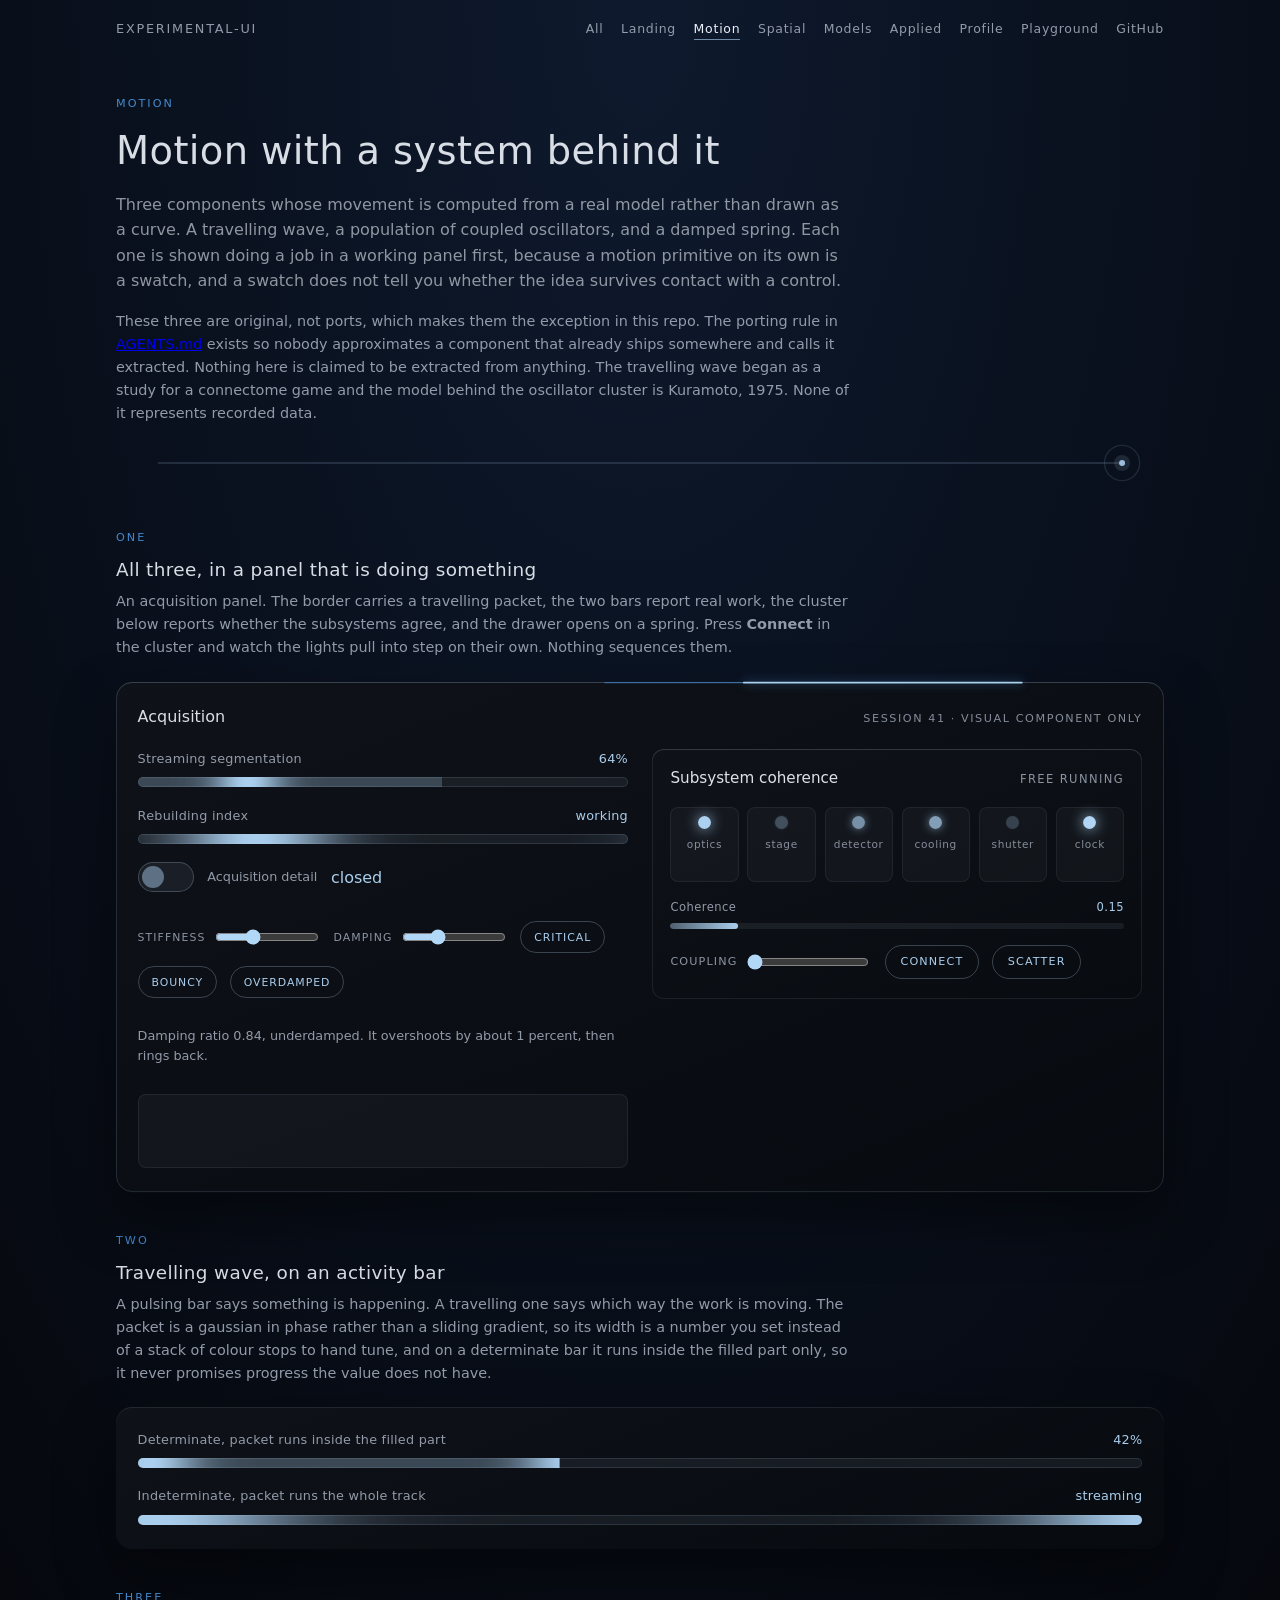
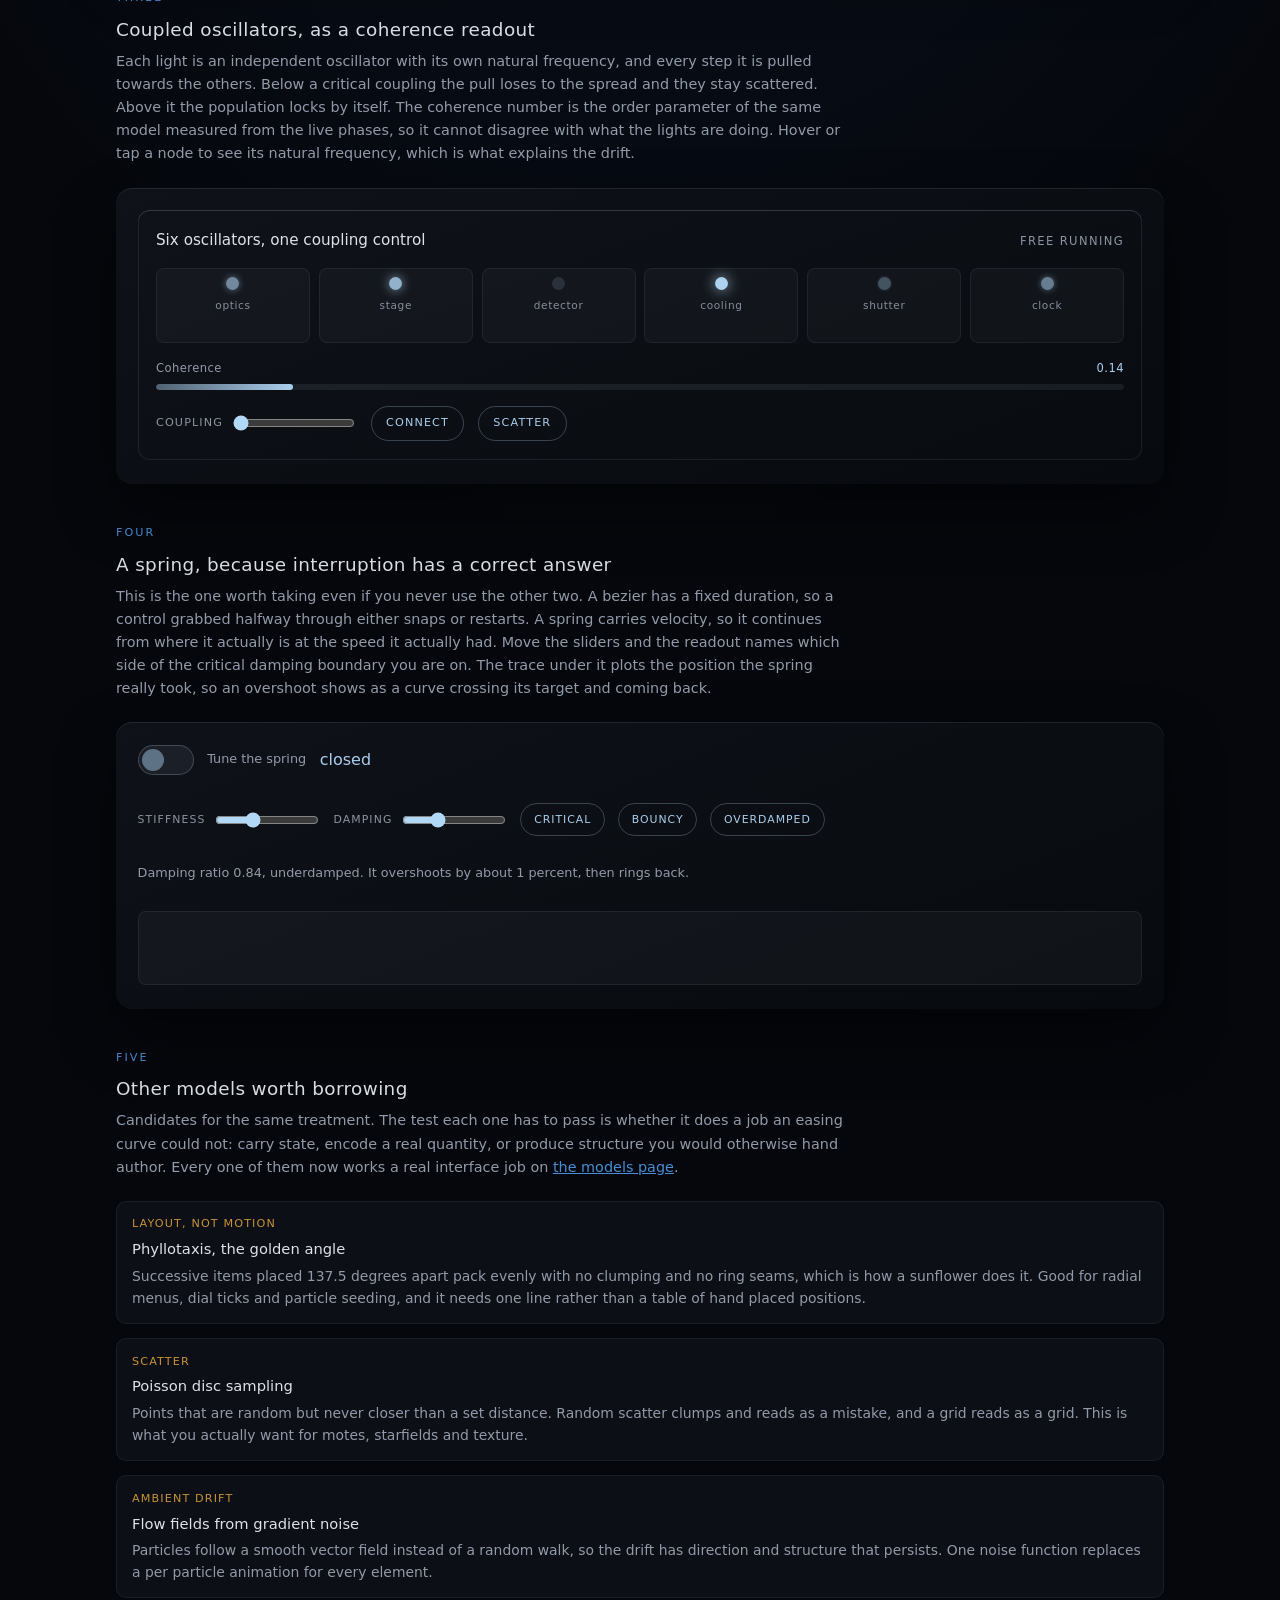
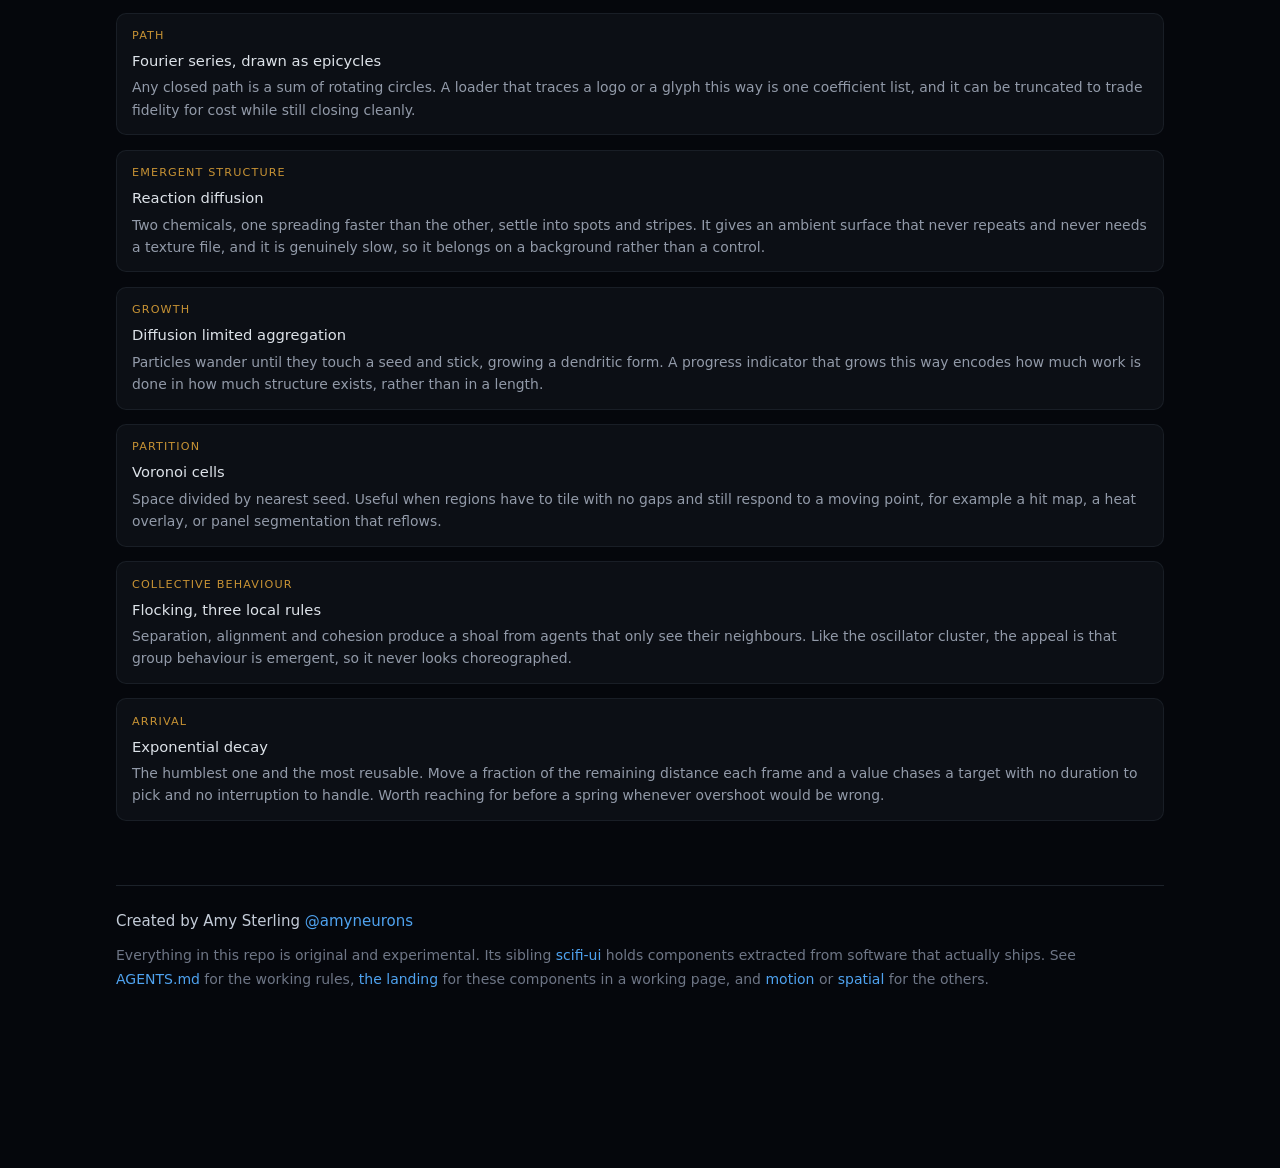
<file: components/motion.html>
<!doctype html>
<html lang="en">
<head>
<meta charset="utf-8">
<meta name="viewport" content="width=device-width, initial-scale=1">
<title>experimental-ui motion: travelling wave, coupled oscillators, spring physics</title>

<link rel="stylesheet" href="wave-progress.css">
<link rel="stylesheet" href="sync-cluster.css">
<link rel="stylesheet" href="spring-motion.css">

<style>
  .topnav {
    display: flex;
    align-items: baseline;
    gap: 1.1rem;
    flex-wrap: wrap;
    padding: 1.2rem 0 0;
    font-size: .78rem;
    letter-spacing: .06em;
  }
  .topnav-brand {
    margin-right: auto;
    color: rgb(var(--holo-beam, 178 216 248) / .95);
    font-size: .8rem;
    letter-spacing: .14em;
    text-transform: uppercase;
    text-decoration: none;
  }
  .topnav a { color: rgb(var(--holo-dim, 154 162 177) / .95); text-decoration: none; }
  .topnav a:hover,
  .topnav a.holo-on,
  .topnav a:focus-visible { color: rgb(var(--holo-ink, 239 244 251) / .98); }
  .topnav a[aria-current="page"] { color: rgb(var(--holo-ink, 239 244 251) / .98); border-bottom: 1px solid rgb(var(--holo-beam, 178 216 248) / .6); }
  .topnav a:focus-visible { outline: 2px solid rgb(var(--holo-beam, 178 216 248)); outline-offset: 3px; }

  /* Page chrome only. The three stylesheets above are self contained and each
     one works alone, same as everywhere else in this repo. */
  :root {
    --holo-line: 196 228 255;
    --holo-beam: 178 216 248;
    --holo-glow:  74 150 224;
    --holo-warm: 232 169  58;
    --holo-ink:  239 244 251;
    --holo-dim:  154 162 177;
    --holo-panel: 15 18 24;
  }
  * { box-sizing: border-box; }
  body {
    margin: 0;
    padding: 0 0 6rem;
    background:
      radial-gradient(ellipse 120% 70% at 50% 0%, rgb(16 30 54 / .8), transparent 70%),
      #05070c;
    color: rgb(var(--holo-ink) / .9);
    font: 400 16px/1.6 system-ui, -apple-system, "Segoe UI", Roboto, sans-serif;
    overflow-x: hidden;
  }
  .wrap { max-width: 68rem; margin: 0 auto; padding: 0 1.25rem; }
  header { padding: 4rem 0 2.5rem; }
  h1 {
    margin: 0 0 .6rem;
    font-size: clamp(1.6rem, 4vw, 2.4rem);
    font-weight: 300;
    letter-spacing: .01em;
  }
  .lede { margin: 0 0 1rem; max-width: 46rem; color: rgb(var(--holo-ink) / .58); }
  section { padding: 2.5rem 0 0; }
  h2 {
    margin: 0 0 .35rem;
    font-size: 1.15rem;
    font-weight: 500;
    letter-spacing: .02em;
  }
  .eyebrow {
    margin: 0 0 .5rem;
    font-size: .7rem;
    letter-spacing: .18em;
    text-transform: uppercase;
    color: rgb(var(--holo-glow) / .9);
  }
  .note {
    margin: 0 0 1.4rem;
    max-width: 46rem;
    font-size: .9rem;
    color: rgb(var(--holo-dim) / .95);
  }
  .note code, .concept code {
    font-size: .85em;
    color: rgb(var(--holo-beam) / .95);
  }

  /* the demo panel: a real instrument surface, not a swatch board */
  .demo-panel {
    padding: 1.4rem 1.35rem 1.5rem;
    border-radius: 16px;
    background: linear-gradient(158deg, rgb(var(--holo-panel) / .96), rgb(7 10 15 / .96));
    box-shadow: 0 26px 60px rgb(0 0 0 / .45),
                inset 0 1px 0 rgb(var(--holo-line) / .1);
  }
  .demo-panel-head {
    display: flex;
    align-items: baseline;
    justify-content: space-between;
    gap: 1rem;
    flex-wrap: wrap;
    margin-bottom: 1.2rem;
  }
  .demo-panel-title { font-size: 1rem; font-weight: 500; }
  .demo-panel-sub {
    font-size: .7rem;
    letter-spacing: .14em;
    text-transform: uppercase;
    color: rgb(var(--holo-dim) / .85);
  }
  .demo-grid {
    display: grid;
    gap: 1.5rem;
    grid-template-columns: 1fr;
  }
  @media (min-width: 62rem) { .demo-grid { grid-template-columns: 1fr 1fr; } }
  .demo-stack { display: grid; gap: 1.15rem; align-content: start; }

  .concepts { display: grid; gap: .9rem; margin: 0; padding: 0; }
  .concept {
    display: grid;
    gap: .25rem;
    padding: .9rem 1rem;
    border-radius: 10px;
    background: rgb(var(--holo-line) / .035);
    box-shadow: inset 0 0 0 1px rgb(var(--holo-line) / .07);
  }
  .concept h3 {
    margin: 0;
    font-size: .92rem;
    font-weight: 500;
    color: rgb(var(--holo-ink) / .92);
  }
  .concept p { margin: 0; font-size: .87rem; color: rgb(var(--holo-dim) / .95); }
  .concept .job {
    font-size: .7rem;
    letter-spacing: .1em;
    text-transform: uppercase;
    color: rgb(var(--holo-warm) / .85);
  }

  footer {
    margin: 4rem 0 5rem; padding-top: 1.4rem;
    border-top: 1px solid rgb(var(--holo-line) / .12);
    color: #6E7686; font-size: 14px; line-height: 1.7;
  }
  footer .credit { margin: 0 0 10px; color: #C4CCD8; font-size: 15px; }
  footer a { color: #4FA3F0; text-decoration: none; }
  footer a:hover, footer a:focus-visible { text-decoration: underline; }

  /* hero landing state: a one shot that settles, per section 7 */
  header.hero-band { position: relative; padding: 3.4rem 0 2.6rem; }
  .hero-cv { position: absolute; inset: 0; width: 100%; height: 100%; display: block; pointer-events: none; }
  .hero-fg { position: relative; }
</style>
</head>
<body>

<div class="wrap">

  <nav class="topnav" aria-label="Experiments">
    <a class="topnav-brand" href="../index.html">experimental-UI</a>
    <a href="all.html">All</a>
    <a href="../index.html">Landing</a>
    <a href="motion.html" aria-current="page">Motion</a>
    <a href="spatial.html">Spatial</a>
    <a href="models.html">Models</a>
    <a href="applied.html">Applied</a>
    <a href="profile.html">Profile</a>
    <a href="playground.html">Playground</a>
    <a href="https://github.com/amyleesterling/experimental-UI" rel="noopener">GitHub</a>
  </nav>

  <header class="hero-band">
    <canvas class="hero-cv" id="hero-cv" aria-hidden="true"></canvas>
    <div class="hero-fg">
      <p class="eyebrow">Motion</p>
      <h1>Motion with a system behind it</h1>
      <p class="lede">
        Three components whose movement is computed from a real model rather than
        drawn as a curve. A travelling wave, a population of coupled oscillators,
        and a damped spring. Each one is shown doing a job in a working panel
        first, because a motion primitive on its own is a swatch, and a swatch
        does not tell you whether the idea survives contact with a control.
      </p>
      <p class="note">
        These three are original, not ports, which makes them the exception in
        this repo. The porting rule in <a href="../AGENTS.md">AGENTS.md</a> exists
        so nobody approximates a component that already ships somewhere and calls
        it extracted. Nothing here is claimed to be extracted from anything. The
        travelling wave began as a study for a connectome game and the model
        behind the oscillator cluster is Kuramoto, 1975. None of it represents
        recorded data.
      </p>
    </div>
  </header>

  <!-- ============================================================ 1 -->
  <section>
    <p class="eyebrow">One</p>
    <h2>All three, in a panel that is doing something</h2>
    <p class="note">
      An acquisition panel. The border carries a travelling packet, the two
      bars report real work, the cluster below reports whether the subsystems
      agree, and the drawer opens on a spring. Press <strong>Connect</strong>
      in the cluster and watch the lights pull into step on their own. Nothing
      sequences them.
    </p>

    <div class="demo-panel" id="demo-panel">
      <div class="demo-panel-head">
        <span class="demo-panel-title">Acquisition</span>
        <span class="demo-panel-sub">Session 41 · visual component only</span>
      </div>

      <div class="demo-grid">
        <div class="demo-stack">
          <div id="bar-a"></div>
          <div id="bar-b"></div>
          <div id="drawer"></div>
        </div>
        <div class="demo-stack">
          <div id="cluster"></div>
        </div>
      </div>
    </div>
  </section>

  <!-- ============================================================ 2 -->
  <section>
    <p class="eyebrow">Two</p>
    <h2>Travelling wave, on an activity bar</h2>
    <p class="note">
      A pulsing bar says something is happening. A travelling one says which
      way the work is moving. The packet is a gaussian in phase rather than a
      sliding gradient, so its width is a number you set instead of a stack of
      colour stops to hand tune, and on a determinate bar it runs inside the
      filled part only, so it never promises progress the value does not have.
    </p>
    <div class="demo-panel">
      <div class="demo-stack">
        <div id="bar-c"></div>
        <div id="bar-d"></div>
      </div>
    </div>
  </section>

  <!-- ============================================================ 3 -->
  <section>
    <p class="eyebrow">Three</p>
    <h2>Coupled oscillators, as a coherence readout</h2>
    <p class="note">
      Each light is an independent oscillator with its own natural frequency,
      and every step it is pulled towards the others. Below a critical coupling
      the pull loses to the spread and they stay scattered. Above it the
      population locks by itself. The coherence number is the order parameter
      of the same model measured from the live phases, so it cannot disagree
      with what the lights are doing. Hover or tap a node to see its natural
      frequency, which is what explains the drift.
    </p>
    <div class="demo-panel">
      <div id="cluster-solo"></div>
    </div>
  </section>

  <!-- ============================================================ 4 -->
  <section>
    <p class="eyebrow">Four</p>
    <h2>A spring, because interruption has a correct answer</h2>
    <p class="note">
      This is the one worth taking even if you never use the other two. A
      bezier has a fixed duration, so a control grabbed halfway through either
      snaps or restarts. A spring carries velocity, so it continues from where
      it actually is at the speed it actually had. Move the sliders and the
      readout names which side of the critical damping boundary you are on. The
      trace under it plots the position the spring really took, so an overshoot
      shows as a curve crossing its target and coming back.
    </p>
    <div class="demo-panel">
      <div id="spring-solo"></div>
    </div>
  </section>

  <!-- ============================================================ 5 -->
  <section>
    <p class="eyebrow">Five</p>
    <h2>Other models worth borrowing</h2>
    <p class="note">
      Candidates for the same treatment. The test each one has to pass is
      whether it does a job an easing curve could not: carry state, encode a
      real quantity, or produce structure you would otherwise hand author.
      Every one of them now works a real interface job on
      <a href="models.html" style="color:rgb(var(--holo-glow) / .95)">the models page</a>.
    </p>

    <div class="concepts">
      <div class="concept">
        <p class="job">Layout, not motion</p>
        <h3>Phyllotaxis, the golden angle</h3>
        <p>
          Successive items placed 137.5 degrees apart pack evenly with no
          clumping and no ring seams, which is how a sunflower does it. Good
          for radial menus, dial ticks and particle seeding, and it needs one
          line rather than a table of hand placed positions.
        </p>
      </div>
      <div class="concept">
        <p class="job">Scatter</p>
        <h3>Poisson disc sampling</h3>
        <p>
          Points that are random but never closer than a set distance. Random
          scatter clumps and reads as a mistake, and a grid reads as a grid.
          This is what you actually want for motes, starfields and texture.
        </p>
      </div>
      <div class="concept">
        <p class="job">Ambient drift</p>
        <h3>Flow fields from gradient noise</h3>
        <p>
          Particles follow a smooth vector field instead of a random walk, so
          the drift has direction and structure that persists. One noise
          function replaces a per particle animation for every element.
        </p>
      </div>
      <div class="concept">
        <p class="job">Path</p>
        <h3>Fourier series, drawn as epicycles</h3>
        <p>
          Any closed path is a sum of rotating circles. A loader that traces a
          logo or a glyph this way is one coefficient list, and it can be
          truncated to trade fidelity for cost while still closing cleanly.
        </p>
      </div>
      <div class="concept">
        <p class="job">Emergent structure</p>
        <h3>Reaction diffusion</h3>
        <p>
          Two chemicals, one spreading faster than the other, settle into
          spots and stripes. It gives an ambient surface that never repeats
          and never needs a texture file, and it is genuinely slow, so it
          belongs on a background rather than a control.
        </p>
      </div>
      <div class="concept">
        <p class="job">Growth</p>
        <h3>Diffusion limited aggregation</h3>
        <p>
          Particles wander until they touch a seed and stick, growing a
          dendritic form. A progress indicator that grows this way encodes how
          much work is done in how much structure exists, rather than in a
          length.
        </p>
      </div>
      <div class="concept">
        <p class="job">Partition</p>
        <h3>Voronoi cells</h3>
        <p>
          Space divided by nearest seed. Useful when regions have to tile with
          no gaps and still respond to a moving point, for example a hit map,
          a heat overlay, or panel segmentation that reflows.
        </p>
      </div>
      <div class="concept">
        <p class="job">Collective behaviour</p>
        <h3>Flocking, three local rules</h3>
        <p>
          Separation, alignment and cohesion produce a shoal from agents that
          only see their neighbours. Like the oscillator cluster, the appeal is
          that group behaviour is emergent, so it never looks choreographed.
        </p>
      </div>
      <div class="concept">
        <p class="job">Arrival</p>
        <h3>Exponential decay</h3>
        <p>
          The humblest one and the most reusable. Move a fraction of the
          remaining distance each frame and a value chases a target with no
          duration to pick and no interruption to handle. Worth reaching for
          before a spring whenever overshoot would be wrong.
        </p>
      </div>
    </div>
  </section>

  <footer>
    <p class="credit">Created by Amy Sterling
      <a href="https://x.com/amyneurons" rel="me noopener">@amyneurons</a></p>
    Everything in this repo is original and experimental. Its sibling
    <a href="https://github.com/amyleesterling/scifi-ui">scifi-ui</a> holds components extracted from software that
    actually ships. See <a href="../AGENTS.md">AGENTS.md</a> for the working
    rules, <a href="../index.html">the landing</a> for these components in a
    working page, and <a href="spatial.html">motion</a> or <a href="motion.html">spatial</a> for
    the others.
  </footer>

</div>

<script src="../hologram-tap.js"></script>
<script src="wave-progress.js"></script>
<script src="sync-cluster.js"></script>
<script src="spring-motion.js"></script>
<script>
(function () {
  "use strict";

  var SUBSYSTEMS = ["optics", "stage", "detector", "cooling", "shutter", "clock"];

  /* ---- the panel ------------------------------------------------------- */
  holoWave.edge(document.getElementById("demo-panel"), { speed: 0.22, radius: 16 });

  var barA = holoWave(document.getElementById("bar-a"), {
    label: "Streaming segmentation", value: 0.61, speed: 0.45,
  });
  holoWave(document.getElementById("bar-b"), {
    label: "Rebuilding index", busyLabel: "working", speed: 0.3, width: 0.22,
  });

  holoSync(document.getElementById("cluster"), {
    title: "Subsystem coherence",
    nodes: SUBSYSTEMS,
    coupling: 0,
  });

  holoSpring(document.getElementById("drawer"), {
    label: "Acquisition detail",
    body: "A drawer moved by integrating a spring. Grab the switch again " +
          "while it is still travelling: it continues from the position and " +
          "the speed it actually had, because those are the state.",
  });

  /* The determinate bar is given something real to report, so the demo is not
     a bar sitting at a number somebody typed. It advances, then holds. */
  var pct = 0.61;
  var tick = setInterval(function () {
    pct += 0.013;
    if (pct >= 1) { pct = 1; clearInterval(tick); }
    barA.set(pct);
  }, 900);

  /* ---- the solo sections ----------------------------------------------- */
  holoWave(document.getElementById("bar-c"), {
    label: "Determinate, packet runs inside the filled part",
    value: 0.42, speed: 0.5,
  });
  holoWave(document.getElementById("bar-d"), {
    label: "Indeterminate, packet runs the whole track",
    busyLabel: "streaming", speed: 0.28, width: 0.2,
  });

  holoSync(document.getElementById("cluster-solo"), {
    title: "Six oscillators, one coupling control",
    nodes: SUBSYSTEMS,
    coupling: 0,
    spread: 0.7,
  });

  holoSpring(document.getElementById("spring-solo"), {
    label: "Tune the spring",
    body: "Stiffness sets how hard it pulls, damping sets how much the motion " +
          "is resisted. At damping equal to twice the square root of stiffness " +
          "the system is critically damped, which is the fastest arrival with " +
          "no overshoot. The readout above names where you are.",
  });
})();
</script>

<script>
(function () {
  "use strict";
  var reduced = matchMedia("(prefers-reduced-motion: reduce)").matches;
  var cv = document.getElementById("hero-cv");
  if (!cv) return;
  var ctx = cv.getContext("2d");
  var TAU = Math.PI * 2;
  function fit() {
    var dpr = Math.min(devicePixelRatio || 1, 2);
    var r = cv.getBoundingClientRect();
    var w = Math.max(1, Math.round(r.width * dpr));
    var h = Math.max(1, Math.round(r.height * dpr));
    if (cv.width !== w || cv.height !== h) { cv.width = w; cv.height = h; }
    return dpr;
  }
  function clamp01(v) { return v < 0 ? 0 : v > 1 ? 1 : v; }

  /* the page's own travelling packet, arriving in its hero */
  function draw(u) {
    var dpr = fit(), W = cv.width, H = cv.height;
    ctx.clearRect(0, 0, W, H);
    var y = H - 26 * dpr, x0 = W * 0.04, x1 = W * 0.96;
    var p = clamp01(u / 0.82), b = clamp01((u - 0.82) / 0.18);
    var px = x0 + (x1 - x0) * p;
    ctx.lineWidth = 1 * dpr;
    ctx.strokeStyle = "rgba(178,216,248,0.10)";
    ctx.beginPath(); ctx.moveTo(px, y); ctx.lineTo(x1, y); ctx.stroke();
    ctx.strokeStyle = "rgba(178,216,248,0.30)";
    ctx.beginPath(); ctx.moveTo(x0, y); ctx.lineTo(px, y); ctx.stroke();
    if (p < 1) {
      var s = 34 * dpr;
      ctx.beginPath();
      for (var x = px - s * 3; x <= px + s * 3; x += 2 * dpr) {
        var d = (x - px) / s;
        var yy = y - Math.exp(-d * d / 2) * 13 * dpr;
        if (x === px - s * 3) ctx.moveTo(x, yy); else ctx.lineTo(x, yy);
      }
      ctx.strokeStyle = "rgba(178,216,248,0.8)";
      ctx.lineWidth = 1.5 * dpr;
      ctx.stroke();
    }
    if (b > 0 && b < 1) {
      ctx.beginPath(); ctx.arc(x1, y, b * 24 * dpr, 0, TAU);
      ctx.strokeStyle = "rgba(178,216,248," + (0.45 * (1 - b)).toFixed(3) + ")";
      ctx.lineWidth = 1.4 * dpr;
      ctx.stroke();
    }
    if (u >= 0.82) {
      ctx.beginPath(); ctx.arc(x1, y, 3 * dpr, 0, TAU);
      ctx.fillStyle = "rgba(178,216,248,0.85)"; ctx.fill();
      ctx.beginPath(); ctx.arc(x1, y, 8 * dpr, 0, TAU);
      ctx.fillStyle = "rgba(178,216,248,0.12)"; ctx.fill();
    }
  }
  var t = 0, shown = 0, raf = 0, last = 0, backstop = 0, done = false;
  var DUR = 2.2;
  function ease(v) { return 1 - Math.pow(1 - v, 3); }
  function land() {
    done = true;
    if (raf) { cancelAnimationFrame(raf); raf = 0; }
    clearTimeout(backstop);
    shown = 1; draw(1);
  }
  function loop(now) {
    if (!last) last = now;
    var dt = Math.min((now - last) / 1000, 0.05); last = now;
    t = Math.min(1, t + dt / DUR);
    shown = ease(t);
    draw(shown);
    if (t >= 1) { land(); return; }
    raf = requestAnimationFrame(loop);
  }
  new ResizeObserver(function () { draw(done ? 1 : shown); }).observe(cv);
  if (reduced) { land(); }
  else {
    backstop = setTimeout(land, DUR * 1000 + 2500);
    raf = requestAnimationFrame(loop);
  }
})();
</script>

</body>
</html>
</file>
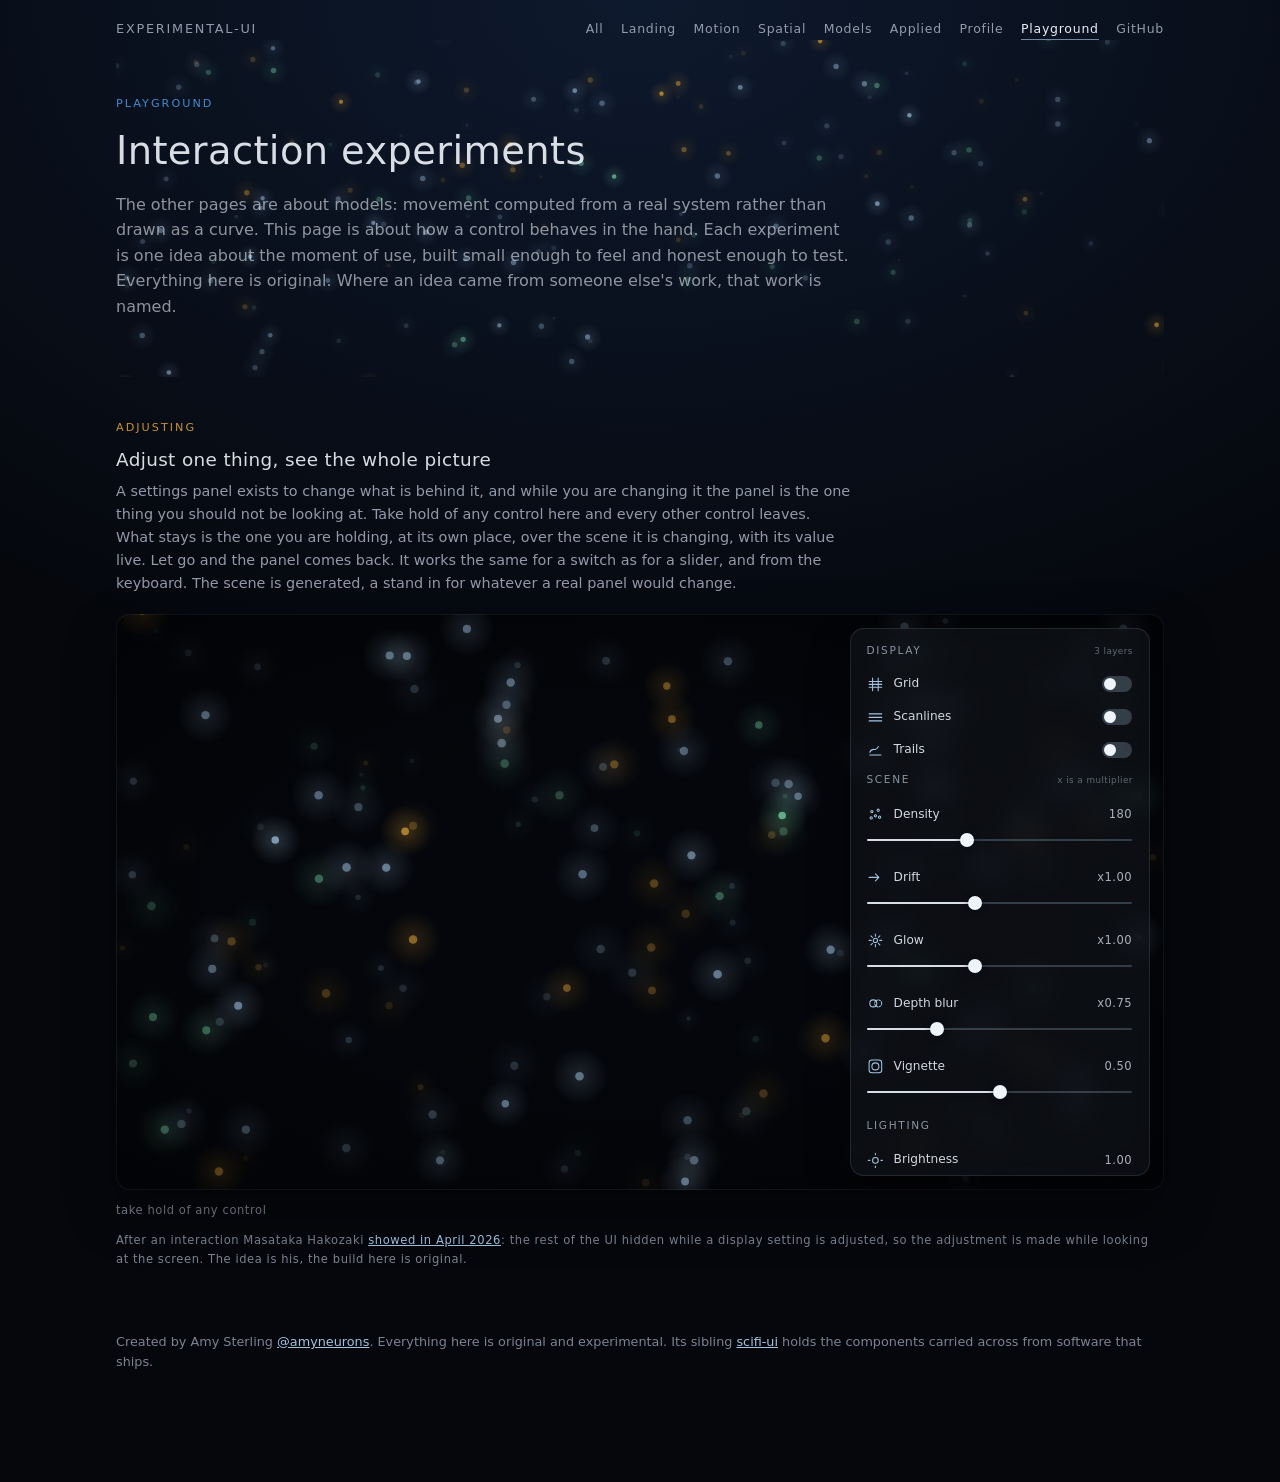
<file: components/playground.html>
<!doctype html>
<html lang="en">
<head>
<meta charset="utf-8">
<meta name="viewport" content="width=device-width, initial-scale=1">
<title>experimental-UI playground: interaction experiments</title>

<style>
  .topnav {
    display: flex;
    align-items: baseline;
    gap: 1.1rem;
    flex-wrap: wrap;
    padding: 1.2rem 0 0;
    font-size: .78rem;
    letter-spacing: .06em;
  }
  .topnav-brand {
    margin-right: auto;
    color: rgb(var(--holo-beam, 178 216 248) / .95);
    font-size: .8rem;
    letter-spacing: .14em;
    text-transform: uppercase;
    text-decoration: none;
  }
  .topnav a { color: rgb(var(--holo-dim, 154 162 177) / .95); text-decoration: none; }
  .topnav a:hover,
  .topnav a.holo-on,
  .topnav a:focus-visible { color: rgb(var(--holo-ink, 239 244 251) / .98); }
  .topnav a[aria-current="page"] { color: rgb(var(--holo-ink, 239 244 251) / .98); border-bottom: 1px solid rgb(var(--holo-beam, 178 216 248) / .6); }
  .topnav a:focus-visible { outline: 2px solid rgb(var(--holo-beam, 178 216 248)); outline-offset: 3px; }

  /* Page chrome, the same as the models page. Everything on this page is an
     interaction experiment, so the experiments share the page's stylesheet.
     One that earns reuse gets promoted to a real component pair, per
     AGENTS.md. */
  :root {
    --holo-line: 196 228 255;
    --holo-beam: 178 216 248;
    --holo-glow:  74 150 224;
    --holo-warm: 232 169  58;
    --holo-good: 126 224 176;
    --holo-ink:  239 244 251;
    --holo-dim:  154 162 177;
    --holo-panel: 15 18 24;
  }
  * { box-sizing: border-box; }
  body {
    margin: 0;
    padding: 0 0 6rem;
    background:
      radial-gradient(ellipse 120% 70% at 50% 0%, rgb(16 30 54 / .8), transparent 70%),
      #05070c;
    color: rgb(var(--holo-ink) / .9);
    font: 400 16px/1.6 system-ui, -apple-system, "Segoe UI", Roboto, sans-serif;
    overflow-x: hidden;
  }
  .wrap { max-width: 68rem; margin: 0 auto; padding: 0 1.25rem; }
  h1 {
    margin: 0 0 .6rem;
    font-size: clamp(1.6rem, 4vw, 2.4rem);
    font-weight: 300;
    letter-spacing: .01em;
  }
  .lede { margin: 0 0 1rem; max-width: 46rem; color: rgb(var(--holo-ink) / .58); }
  section { padding: 2.6rem 0 0; }
  h2 { margin: 0 0 .35rem; font-size: 1.15rem; font-weight: 500; letter-spacing: .02em; }
  h2[id] { scroll-margin-top: 1.4rem; }
  .eyebrow {
    margin: 0 0 .5rem;
    font-size: .7rem; letter-spacing: .18em; text-transform: uppercase;
    color: rgb(var(--holo-warm) / .85);
  }
  .note { margin: 0 0 1.2rem; max-width: 46rem; font-size: .9rem; color: rgb(var(--holo-dim) / .95); }
  .note b { color: rgb(var(--holo-ink) / .9); font-weight: 600; }
  .note a { color: rgb(var(--holo-beam) / .95); }
  .quiet { font-size: .72rem; letter-spacing: .05em; color: rgb(var(--holo-dim) / .8); }
  header.hero-band { position: relative; padding: 3.4rem 0 2.6rem; }
  .hero-cv { position: absolute; inset: 0; width: 100%; height: 100%; display: block; pointer-events: none; }
  .hero-fg { position: relative; }
  footer { margin-top: 4rem; font-size: .8rem; color: rgb(var(--holo-dim) / .8); }
  footer a { color: rgb(var(--holo-beam) / .9); }

  /* ================================================== 1. solo control
     The stage is the demonstration and there are no controls under it, the
     controls are the demonstration, so it takes a larger share of the window
     than a models stage does. svh so a phone's collapsing toolbar does not
     resize it mid drag; the vh line is the fallback. */
  .solo-stage {
    position: relative;
    height: clamp(340px, 64vh, 580px);
    height: clamp(340px, 64svh, 580px);
    border-radius: 14px;
    overflow: hidden;
    background: #04060b;
    box-shadow: 0 22px 50px rgb(0 0 0 / .4), inset 0 0 0 1px rgb(var(--holo-line) / .1);
  }
  @media (max-width: 640px) {
    .solo-stage { height: clamp(300px, 56vh, 580px); height: clamp(300px, 56svh, 580px); }
  }
  .solo-scene, .solo-layer {
    position: absolute; inset: 0; width: 100%; height: 100%; display: block;
    pointer-events: none;
  }
  /* brightness, contrast and saturation are one filter on the canvas, set from
     the sliders; the three overlays are toggled and scaled the same way */
  .solo-scene { filter: brightness(var(--solo-bri, 1)) contrast(var(--solo-con, 1)) saturate(var(--solo-sat, 1)); }
  .solo-layer--vignette {
    background: radial-gradient(ellipse 70% 62% at 50% 50%, transparent 40%, rgb(0 0 0 / .92) 100%);
    opacity: var(--solo-vig, .5);
  }
  .solo-layer--grid {
    background:
      repeating-linear-gradient(90deg, rgb(var(--holo-line) / .07) 0 1px, transparent 1px 48px),
      repeating-linear-gradient(0deg,  rgb(var(--holo-line) / .07) 0 1px, transparent 1px 48px);
  }
  .solo-layer--scan {
    background: repeating-linear-gradient(0deg, rgb(0 0 0 / .18) 0 1px, transparent 1px 3px);
  }
  .solo-layer[hidden] { display: none; }

  /* The panel. A dark translucent card over the scene, which is exactly the
     problem it exists to solve: while you are changing the scene it is the
     one thing you should not be looking at. */
  .solo {
    position: absolute;
    top: .9rem; right: .9rem;
    width: min(300px, calc(100% - 1.8rem));
    max-height: calc(100% - 1.8rem);
    overflow-y: auto;
    scrollbar-width: thin;
    scrollbar-color: rgb(var(--holo-line) / .25) transparent;
    padding: .55rem .55rem .7rem;
    border-radius: 14px;
    background: rgb(var(--holo-panel) / .74);
    backdrop-filter: blur(12px);
    -webkit-backdrop-filter: blur(12px);
    box-shadow: 0 18px 40px rgb(0 0 0 / .45), inset 0 0 0 1px rgb(var(--holo-line) / .12);
    transition: background-color .32s ease, box-shadow .32s ease;
  }
  .solo-head {
    margin: .3rem .5rem .55rem;
    font-size: .66rem; letter-spacing: .16em; text-transform: uppercase;
    color: rgb(var(--holo-dim) / .9);
    display: flex; justify-content: space-between; align-items: baseline;
    transition: opacity .32s ease;
  }
  .solo-head + .solo-head { margin-top: .9rem; }
  .solo-head small { letter-spacing: .05em; text-transform: none; color: rgb(var(--holo-dim) / .6); }

  .solo-row {
    position: relative;
    display: grid;
    grid-template-columns: 1.1rem 1fr auto;
    grid-template-areas: "icon label value" "ctl ctl ctl";
    column-gap: .55rem;
    row-gap: .3rem;
    align-items: center;
    padding: .5rem .55rem .55rem;
    border-radius: 11px;
    font-size: .76rem;
    color: rgb(var(--holo-ink) / .88);
    transition: opacity .32s ease, transform .32s ease, background-color .32s ease, box-shadow .32s ease;
  }
  .solo-row--switch {
    grid-template-columns: 1.1rem 1fr auto;
    grid-template-areas: "icon label ctl";
    padding-block: .42rem;
  }
  .solo-row svg { grid-area: icon; width: 1.05rem; height: 1.05rem; stroke: rgb(var(--holo-beam) / .9); fill: none; stroke-width: 1.5; stroke-linecap: round; stroke-linejoin: round; }
  .solo-row label { grid-area: label; cursor: pointer; }
  .solo-row output {
    grid-area: value;
    font-variant-numeric: tabular-nums;
    font-size: .72rem; letter-spacing: .04em;
    color: rgb(var(--holo-ink) / .7);
  }
  .solo-row input[type="range"] {
    grid-area: ctl;
    width: 100%; margin: 0; height: 22px;
    background: transparent;
    -webkit-appearance: none; appearance: none;
    cursor: pointer;
    touch-action: pan-y;
  }
  .solo-row input[type="range"]::-webkit-slider-runnable-track {
    height: 2px; border-radius: 1px;
    background: linear-gradient(90deg, rgb(var(--holo-ink) / .9) var(--solo-fill, 50%), rgb(var(--holo-line) / .22) var(--solo-fill, 50%));
  }
  .solo-row input[type="range"]::-moz-range-track {
    height: 2px; border-radius: 1px; background: rgb(var(--holo-line) / .22);
  }
  .solo-row input[type="range"]::-moz-range-progress { height: 2px; background: rgb(var(--holo-ink) / .9); }
  .solo-row input[type="range"]::-webkit-slider-thumb {
    -webkit-appearance: none; appearance: none;
    width: 14px; height: 14px; margin-top: -6px; border-radius: 50%;
    background: rgb(var(--holo-ink));
    box-shadow: 0 1px 6px rgb(0 0 0 / .5);
    transition: transform .18s ease;
  }
  .solo-row input[type="range"]::-moz-range-thumb {
    width: 14px; height: 14px; border: 0; border-radius: 50%;
    background: rgb(var(--holo-ink));
    box-shadow: 0 1px 6px rgb(0 0 0 / .5);
    transition: transform .18s ease;
  }
  .solo-row input[type="range"]:focus-visible { outline: 2px solid rgb(var(--holo-beam)); outline-offset: 2px; border-radius: 4px; }

  /* the switch is a checkbox drawn as one */
  .solo-switch { grid-area: ctl; position: relative; width: 30px; height: 16px; }
  .solo-switch input { position: absolute; inset: 0; margin: 0; opacity: 0; cursor: pointer; }
  .solo-switch i {
    position: absolute; inset: 0; border-radius: 999px;
    pointer-events: none;
    background: rgb(var(--holo-line) / .22);
    transition: background-color .2s ease;
  }
  .solo-switch i::after {
    content: ""; position: absolute; top: 2px; left: 2px; width: 12px; height: 12px; border-radius: 50%;
    background: rgb(var(--holo-ink));
    transition: translate .2s ease;
  }
  .solo-switch input:checked + i { background: rgb(var(--holo-beam) / .85); }
  .solo-switch input:checked + i::after { translate: 14px 0; }
  .solo-switch input:focus-visible + i { outline: 2px solid rgb(var(--holo-beam)); outline-offset: 2px; }

  /* Solo. Take hold of any control and everything else leaves: the card, its
     headings, every other row. What stays is the row you are holding, at
     its own place over the scene it changes, on its own small piece of the
     card's surface, with the value live. Leaving is quick, because it is in
     the way; coming back is slower, because that is a settle. Letting go
     brings it all back. */
  .solo.is-solo {
    background: transparent;
    box-shadow: none;
    backdrop-filter: none;
    -webkit-backdrop-filter: none;
    scrollbar-color: transparent transparent;
    transition-duration: .18s;
  }
  .solo.is-solo .solo-head { opacity: 0; transition-duration: .18s; }
  .solo.is-solo .solo-row:not(.is-live) {
    opacity: 0;
    transform: translateY(3px);
    pointer-events: none;
    transition-duration: .18s;
  }
  .solo-row.is-live {
    background: rgb(var(--holo-panel) / .82);
    box-shadow: 0 14px 34px rgb(0 0 0 / .5), inset 0 0 0 1px rgb(var(--holo-line) / .16);
    color: rgb(var(--holo-ink) / .98);
  }
  .solo-row.is-live output { color: rgb(var(--holo-ink) / .95); }
  .solo-row.is-live input[type="range"]::-webkit-slider-thumb { transform: scale(1.45); }
  .solo-row.is-live input[type="range"]::-moz-range-thumb { transform: scale(1.45); }

  /* Reduced motion keeps the behaviour and drops the movement: the other
     rows are information you asked to see past, so they still go, they just
     go at once. */
  @media (prefers-reduced-motion: reduce) {
    .solo, .solo-head, .solo-row, .solo-switch i, .solo-switch i::after { transition: none; }
    /* one rule per vendor pseudo element: an engine that does not know one
       of them drops the whole selector list it appears in */
    .solo-row input[type="range"]::-webkit-slider-thumb { transition: none; }
    .solo-row input[type="range"]::-moz-range-thumb { transition: none; }
  }
</style>
</head>
<body>

<div class="wrap">

  <nav class="topnav" aria-label="Experiments">
    <a class="topnav-brand" href="../index.html">experimental-UI</a>
    <a href="all.html">All</a>
    <a href="../index.html">Landing</a>
    <a href="motion.html">Motion</a>
    <a href="spatial.html">Spatial</a>
    <a href="models.html">Models</a>
    <a href="applied.html">Applied</a>
    <a href="profile.html">Profile</a>
    <a href="playground.html" aria-current="page">Playground</a>
    <a href="https://github.com/amyleesterling/experimental-UI" rel="noopener">GitHub</a>
  </nav>

  <header class="hero-band">
    <canvas class="hero-cv" id="hero-cv" aria-hidden="true"></canvas>
    <div class="hero-fg">
      <p class="eyebrow" style="color:rgb(var(--holo-glow) / .9)">Playground</p>
      <h1>Interaction experiments</h1>
      <p class="lede">
        The other pages are about models: movement computed from a real system
        rather than drawn as a curve. This page is about how a control
        behaves in the hand. Each experiment is one idea about the moment of
        use, built small enough to feel and honest enough to test. Everything
        here is original. Where an idea came from someone else's work, that
        work is named.
      </p>
    </div>
  </header>

  <!-- ============================================================ 1 -->
  <section id="solo-control">
    <p class="eyebrow">Adjusting</p>
    <h2 id="solo">Adjust one thing, see the whole picture</h2>
    <p class="note">
      A settings panel exists to change what is behind it, and while you are
      changing it the panel is the one thing you should not be looking at.
      Take hold of any control here and every other control leaves. What
      stays is the one you are holding, at its own place, over the scene it
      is changing, with its value live. Let go and the panel comes back. It
      works the same for a switch as for a slider, and from the keyboard.
      The scene is generated, a stand in for whatever a real panel would
      change.
    </p>

    <div class="solo-stage">
      <canvas class="solo-scene" id="solo-scene" role="img" aria-label="A drifting field of glowing motes, changed by the controls over it"></canvas>
      <div class="solo-layer solo-layer--grid" id="solo-grid" hidden></div>
      <div class="solo-layer solo-layer--scan" id="solo-scan" hidden></div>
      <div class="solo-layer solo-layer--vignette" id="solo-vig"></div>

      <form class="solo" id="solo-panel" aria-label="Display settings">
        <p class="solo-head">Display <small>3 layers</small></p>

        <div class="solo-row solo-row--switch">
          <svg viewBox="0 0 24 24" aria-hidden="true"><path d="M3 8h18M3 12h18M3 16h18M8 3v18M16 3v18"/></svg>
          <label for="solo-t-grid">Grid</label>
          <span class="solo-switch"><input type="checkbox" id="solo-t-grid" data-layer="solo-grid"><i></i></span>
        </div>
        <div class="solo-row solo-row--switch">
          <svg viewBox="0 0 24 24" aria-hidden="true"><path d="M3 7h18M3 12h18M3 17h18"/></svg>
          <label for="solo-t-scan">Scanlines</label>
          <span class="solo-switch"><input type="checkbox" id="solo-t-scan" data-layer="solo-scan"><i></i></span>
        </div>
        <div class="solo-row solo-row--switch">
          <svg viewBox="0 0 24 24" aria-hidden="true"><path d="M4 16c4-9 8 1 12-8M4 20h16"/></svg>
          <label for="solo-t-trails">Trails</label>
          <span class="solo-switch"><input type="checkbox" id="solo-t-trails" data-param="trails"><i></i></span>
        </div>

        <p class="solo-head">Scene <small>x is a multiplier</small></p>

        <div class="solo-row">
          <svg viewBox="0 0 24 24" aria-hidden="true"><circle cx="7" cy="8" r="1.6"/><circle cx="16" cy="6" r="1.6"/><circle cx="12" cy="14" r="1.6"/><circle cx="6" cy="17" r="1.6"/><circle cx="18" cy="16" r="1.6"/></svg>
          <label for="solo-s-density">Density</label>
          <output for="solo-s-density">180</output>
          <input type="range" id="solo-s-density" data-param="density" data-fmt="int" min="40" max="420" step="10" value="180">
        </div>
        <div class="solo-row">
          <svg viewBox="0 0 24 24" aria-hidden="true"><path d="M3 12h13M12 7l5 5-5 5"/></svg>
          <label for="solo-s-drift">Drift</label>
          <output for="solo-s-drift">x1.00</output>
          <input type="range" id="solo-s-drift" data-param="drift" data-fmt="x" min="0" max="2.5" step="0.05" value="1">
        </div>
        <div class="solo-row">
          <svg viewBox="0 0 24 24" aria-hidden="true"><circle cx="12" cy="12" r="3"/><path d="M12 3v3M12 18v3M3 12h3M18 12h3M5.6 5.6l2.2 2.2M16.2 16.2l2.2 2.2M5.6 18.4l2.2-2.2M16.2 7.8l2.2-2.2"/></svg>
          <label for="solo-s-glow">Glow</label>
          <output for="solo-s-glow">x1.00</output>
          <input type="range" id="solo-s-glow" data-param="glow" data-fmt="x" min="0" max="2.5" step="0.05" value="1">
        </div>
        <div class="solo-row">
          <svg viewBox="0 0 24 24" aria-hidden="true"><circle cx="9" cy="12" r="5"/><circle cx="16" cy="12" r="5" stroke-dasharray="2 2"/></svg>
          <label for="solo-s-blur">Depth blur</label>
          <output for="solo-s-blur">x0.75</output>
          <input type="range" id="solo-s-blur" data-param="blur" data-fmt="x" min="0" max="3" step="0.05" value="0.75">
        </div>
        <div class="solo-row">
          <svg viewBox="0 0 24 24" aria-hidden="true"><rect x="3" y="3" width="18" height="18" rx="4"/><circle cx="12" cy="12" r="5"/></svg>
          <label for="solo-s-vig">Vignette</label>
          <output for="solo-s-vig">0.50</output>
          <input type="range" id="solo-s-vig" data-param="vig" data-fmt="2" min="0" max="1" step="0.01" value="0.5">
        </div>

        <p class="solo-head">Lighting</p>

        <div class="solo-row">
          <svg viewBox="0 0 24 24" aria-hidden="true"><circle cx="12" cy="12" r="4"/><path d="M12 2v2M12 20v2M2 12h2M20 12h2"/></svg>
          <label for="solo-s-bri">Brightness</label>
          <output for="solo-s-bri">1.00</output>
          <input type="range" id="solo-s-bri" data-param="bri" data-fmt="2" min="0.4" max="1.6" step="0.01" value="1">
        </div>
        <div class="solo-row">
          <svg viewBox="0 0 24 24" aria-hidden="true"><circle cx="12" cy="12" r="9"/><path d="M12 3a9 9 0 0 1 0 18z" fill="currentColor" stroke="none" opacity=".8"/></svg>
          <label for="solo-s-con">Contrast</label>
          <output for="solo-s-con">1.00</output>
          <input type="range" id="solo-s-con" data-param="con" data-fmt="2" min="0.5" max="1.6" step="0.01" value="1">
        </div>
        <div class="solo-row">
          <svg viewBox="0 0 24 24" aria-hidden="true"><path d="M12 3c4 5 6 8 6 11a6 6 0 0 1-12 0c0-3 2-6 6-11z"/></svg>
          <label for="solo-s-sat">Saturation</label>
          <output for="solo-s-sat">1.00</output>
          <input type="range" id="solo-s-sat" data-param="sat" data-fmt="2" min="0" max="2" step="0.01" value="1">
        </div>
      </form>
    </div>
    <p class="quiet" id="solo-read" role="status" style="margin-top:.7rem"></p>
    <p class="quiet" style="margin-top:.35rem">
      After an interaction Masataka Hakozaki
      <a href="https://x.com/m_hakozaki/status/2040585453427159255" rel="noopener" style="color:rgb(var(--holo-beam) / .9)">showed in April 2026</a>:
      the rest of the UI hidden while a display setting is adjusted, so the
      adjustment is made while looking at the screen. The idea is his, the
      build here is original.
    </p>
  </section>

  <footer>
    <p>Created by Amy Sterling
      <a href="https://x.com/amyneurons" rel="me noopener">@amyneurons</a>.
      Everything here is original and experimental. Its sibling
      <a href="https://github.com/amyleesterling/scifi-ui" rel="noopener">scifi-ui</a>
      holds the components carried across from software that ships.</p>
  </footer>

</div>

<script src="../hologram-tap.js"></script>
<script>
(function () {
  "use strict";
  var reduced = matchMedia("(prefers-reduced-motion: reduce)").matches;
  var TAU = Math.PI * 2;

  function fit(cv) {
    var dpr = Math.min(devicePixelRatio || 1, 2);
    var r = cv.getBoundingClientRect();
    var w = Math.max(1, Math.round(r.width * dpr));
    var h = Math.max(1, Math.round(r.height * dpr));
    if (cv.width !== w || cv.height !== h) { cv.width = w; cv.height = h; }
    return dpr;
  }
  function rng(seed) {
    return function () {
      seed = (seed * 1664525 + 1013904223) % 4294967296;
      return seed / 4294967296;
    };
  }
  function ambient(el, frame) {
    var raf = 0, last = 0;
    function loop(now) {
      if (!last) last = now;
      var dt = Math.min((now - last) / 1000, 0.05);
      last = now;
      frame(dt);
      raf = requestAnimationFrame(loop);
    }
    var io = new IntersectionObserver(function (en) {
      var vis = en[en.length - 1].isIntersecting;
      if (vis && !raf) { last = 0; raf = requestAnimationFrame(loop); }
      else if (!vis && raf) { cancelAnimationFrame(raf); raf = 0; }
    });
    io.observe(el);
  }

  /* ---- the scene: a drifting field of motes with depth ------------------
     Generated, and standing in for whatever a real panel would be changing.
     Each mote has a depth z, near is 1. Near motes are larger, brighter and
     faster, and depth blur softens the far ones, which is the one effect
     here that has to be drawn rather than set as a filter. */
  var COLS = ["178,216,248", "178,216,248", "178,216,248", "126,224,176", "232,169,58"];
  function makeField(seed, n) {
    var rand = rng(seed), motes = [];
    function mote() {
      var z = rand();
      return { x: rand(), y: rand(), z: z, a: rand() * TAU,
               v: 0.010 + 0.035 * z, c: COLS[Math.floor(rand() * COLS.length)], tw: rand() * TAU };
    }
    return {
      motes: motes, rand: rand,
      size: function (count) {
        while (motes.length < count) motes.push(mote());
        motes.length = count;
      },
      step: function (dt, drift) {
        for (var i = 0; i < motes.length; i++) {
          var m = motes[i];
          m.a += (rand() - 0.5) * 0.9 * dt;
          m.x += Math.cos(m.a) * m.v * drift * dt;
          m.y += Math.sin(m.a) * m.v * drift * dt;
          m.tw += dt * (0.6 + m.z);
          if (m.x < -0.05) m.x += 1.1; if (m.x > 1.05) m.x -= 1.1;
          if (m.y < -0.05) m.y += 1.1; if (m.y > 1.05) m.y -= 1.1;
        }
      },
      draw: function (ctx, W, H, dpr, p, reveal) {
        var S = Math.min(W, H);
        for (var i = 0; i < motes.length; i++) {
          var m = motes[i];
          var far = 1 - m.z;
          var soft = 1 + p.blur * far * 2.6;                     /* far motes spread */
          var r = (0.45 + m.z * 1.9) * dpr * (S / 380) * soft;
          var alpha = (0.22 + m.z * 0.62) / (1 + p.blur * far * 1.4);
          alpha *= 0.75 + 0.25 * Math.sin(m.tw);
          alpha *= reveal;
          var x = m.x * W, y = m.y * H;
          if (p.glow > 0) {
            var gr = r * (2.2 + p.glow * 4.5);
            var g = ctx.createRadialGradient(x, y, 0, x, y, gr);
            g.addColorStop(0, "rgba(" + m.c + "," + (alpha * 0.32 * Math.min(1, p.glow)).toFixed(3) + ")");
            g.addColorStop(1, "rgba(" + m.c + ",0)");
            ctx.fillStyle = g;
            ctx.beginPath(); ctx.arc(x, y, gr, 0, TAU); ctx.fill();
          }
          ctx.fillStyle = "rgba(" + m.c + "," + alpha.toFixed(3) + ")";
          ctx.beginPath(); ctx.arc(x, y, r, 0, TAU); ctx.fill();
        }
      }
    };
  }

  /* ================================================== hero landing state
     The same field, blooming in once behind the title and landing still. */
  (function () {
    var cv = document.getElementById("hero-cv");
    if (!cv) return;
    var ctx = cv.getContext("2d");
    var field = makeField(7, 0); field.size(150);
    var P = { blur: 0.9, glow: 0.8 };
    function draw(u) {
      var dpr = fit(cv), W = cv.width, H = cv.height;
      ctx.clearRect(0, 0, W, H);
      var dim = W < H * 1.3 ? 0.4 : 1;
      field.draw(ctx, W, H, dpr, P, u * dim);
    }
    var t = 0, shown = 0, raf = 0, last = 0, backstop = 0, done = false, DUR = 2.2;
    function ease(v) { return 1 - Math.pow(1 - v, 3); }
    function land() {
      done = true;
      if (raf) { cancelAnimationFrame(raf); raf = 0; }
      clearTimeout(backstop);
      shown = 1; draw(1);
    }
    function loop(now) {
      if (!last) last = now;
      var dt = Math.min((now - last) / 1000, 0.05); last = now;
      field.step(dt, 1);
      t = Math.min(1, t + dt / DUR);
      shown = ease(t);
      draw(shown);
      if (t >= 1) { land(); return; }
      raf = requestAnimationFrame(loop);
    }
    new ResizeObserver(function () { draw(done ? 1 : shown); }).observe(cv);
    if (reduced) { land(); }
    else {
      backstop = setTimeout(land, DUR * 1000 + 2500);
      raf = requestAnimationFrame(loop);
    }
  })();

  /* ================================================== 1. solo control */
  (function () {
    var cv = document.getElementById("solo-scene");
    if (!cv) return;
    var ctx = cv.getContext("2d");
    var stage = cv.parentNode;
    var panel = document.getElementById("solo-panel");
    var read = document.getElementById("solo-read");
    var field = makeField(2026, 0);

    /* the truth: one object the sliders write and the scene reads */
    var P = { density: 180, drift: 1, glow: 1, blur: 0.75, vig: 0.5, bri: 1, con: 1, sat: 1, trails: false };
    field.size(P.density);

    function fmt(v, kind) {
      if (kind === "int") return String(Math.round(v));
      if (kind === "x") return "x" + Number(v).toFixed(2);
      return Number(v).toFixed(2);
    }
    function applyRange(input) {
      var v = parseFloat(input.value), key = input.dataset.param;
      P[key] = v;
      var out = input.parentNode.querySelector("output");
      var text = fmt(v, input.dataset.fmt);
      if (out) out.textContent = text;
      input.setAttribute("aria-valuetext", text);
      var f = (v - input.min) / (input.max - input.min) * 100;
      input.style.setProperty("--solo-fill", f.toFixed(2) + "%");
      if (key === "density") field.size(Math.round(v));
      if (key === "vig") stage.style.setProperty("--solo-vig", v);
      if (key === "bri") stage.style.setProperty("--solo-bri", v);
      if (key === "con") stage.style.setProperty("--solo-con", v);
      if (key === "sat") stage.style.setProperty("--solo-sat", v);
    }
    function applySwitch(input) {
      if (input.dataset.layer) document.getElementById(input.dataset.layer).hidden = !input.checked;
      if (input.dataset.param) P[input.dataset.param] = input.checked;
    }
    var ranges = panel.querySelectorAll('input[type="range"]');
    var switches = panel.querySelectorAll('input[type="checkbox"]');
    ranges.forEach(applyRange);
    switches.forEach(applySwitch);

    panel.addEventListener("input", function (e) {
      var t = e.target;
      if (t.type === "range") applyRange(t);
      else if (t.type === "checkbox") applySwitch(t);
      if (live) say(live);
      if (reduced) paint();
    });
    panel.addEventListener("submit", function (e) { e.preventDefault(); });

    /* ---- the solo itself --------------------------------------------------
       One row is live at a time. A pointer holds it from pointerdown to the
       pointerup that ends the drag, wherever that lands, so the listener for
       letting go is on the window. The keyboard holds it for as long as the
       keys keep coming, and a short quiet after the last one lets go. */
    var live = null, keyTimer = 0, held = false;
    var HOLD_KEYS = { ArrowLeft: 1, ArrowRight: 1, ArrowUp: 1, ArrowDown: 1,
                      Home: 1, End: 1, PageUp: 1, PageDown: 1, " ": 1, Enter: 1 };
    function say(row) {
      var label = row.querySelector("label"), out = row.querySelector("output");
      read.textContent = "holding " + label.textContent.toLowerCase() +
        (out ? ", " + out.textContent : "") + ", everything else is out of the way";
    }
    function solo(row) {
      if (live && live !== row) live.classList.remove("is-live");
      live = row;
      row.classList.add("is-live");
      panel.classList.add("is-solo");
      say(row);
    }
    function release() {
      held = false;
      if (!live) return;
      live.classList.remove("is-live");
      live = null;
      panel.classList.remove("is-solo");
      read.textContent = "let go, the panel is back";
    }
    panel.addEventListener("pointerdown", function (e) {
      var row = e.target.closest(".solo-row");
      if (!row) return;
      held = true;
      solo(row);
    });
    window.addEventListener("pointerup", release);
    window.addEventListener("pointercancel", release);
    panel.addEventListener("keydown", function (e) {
      if (!HOLD_KEYS[e.key]) return;
      var row = e.target.closest(".solo-row");
      if (!row) return;
      solo(row);
      clearTimeout(keyTimer);
      keyTimer = setTimeout(release, 900);
    });
    panel.addEventListener("focusout", function (e) {
      if (held) return;
      if (!panel.contains(e.relatedTarget)) { clearTimeout(keyTimer); release(); }
    });

    /* ---- painting -------------------------------------------------------- */
    function paint() {
      var dpr = fit(cv), W = cv.width, H = cv.height;
      if (P.trails && !reduced) {
        ctx.fillStyle = "rgba(4,6,11,0.16)";
        ctx.fillRect(0, 0, W, H);
      } else {
        ctx.clearRect(0, 0, W, H);
      }
      field.draw(ctx, W, H, dpr, P, 1);
    }
    if (reduced) {
      /* nothing drifts, so the scene is drawn once and again on each change */
      for (var s = 0; s < 120; s++) field.step(1 / 60, 1);
      paint();
      new ResizeObserver(paint).observe(cv);
    } else {
      ambient(cv, function (dt) { field.step(dt, P.drift); paint(); });
    }
    read.textContent = "take hold of any control";
  })();
})();
</script>
</body>
</html>
</file>
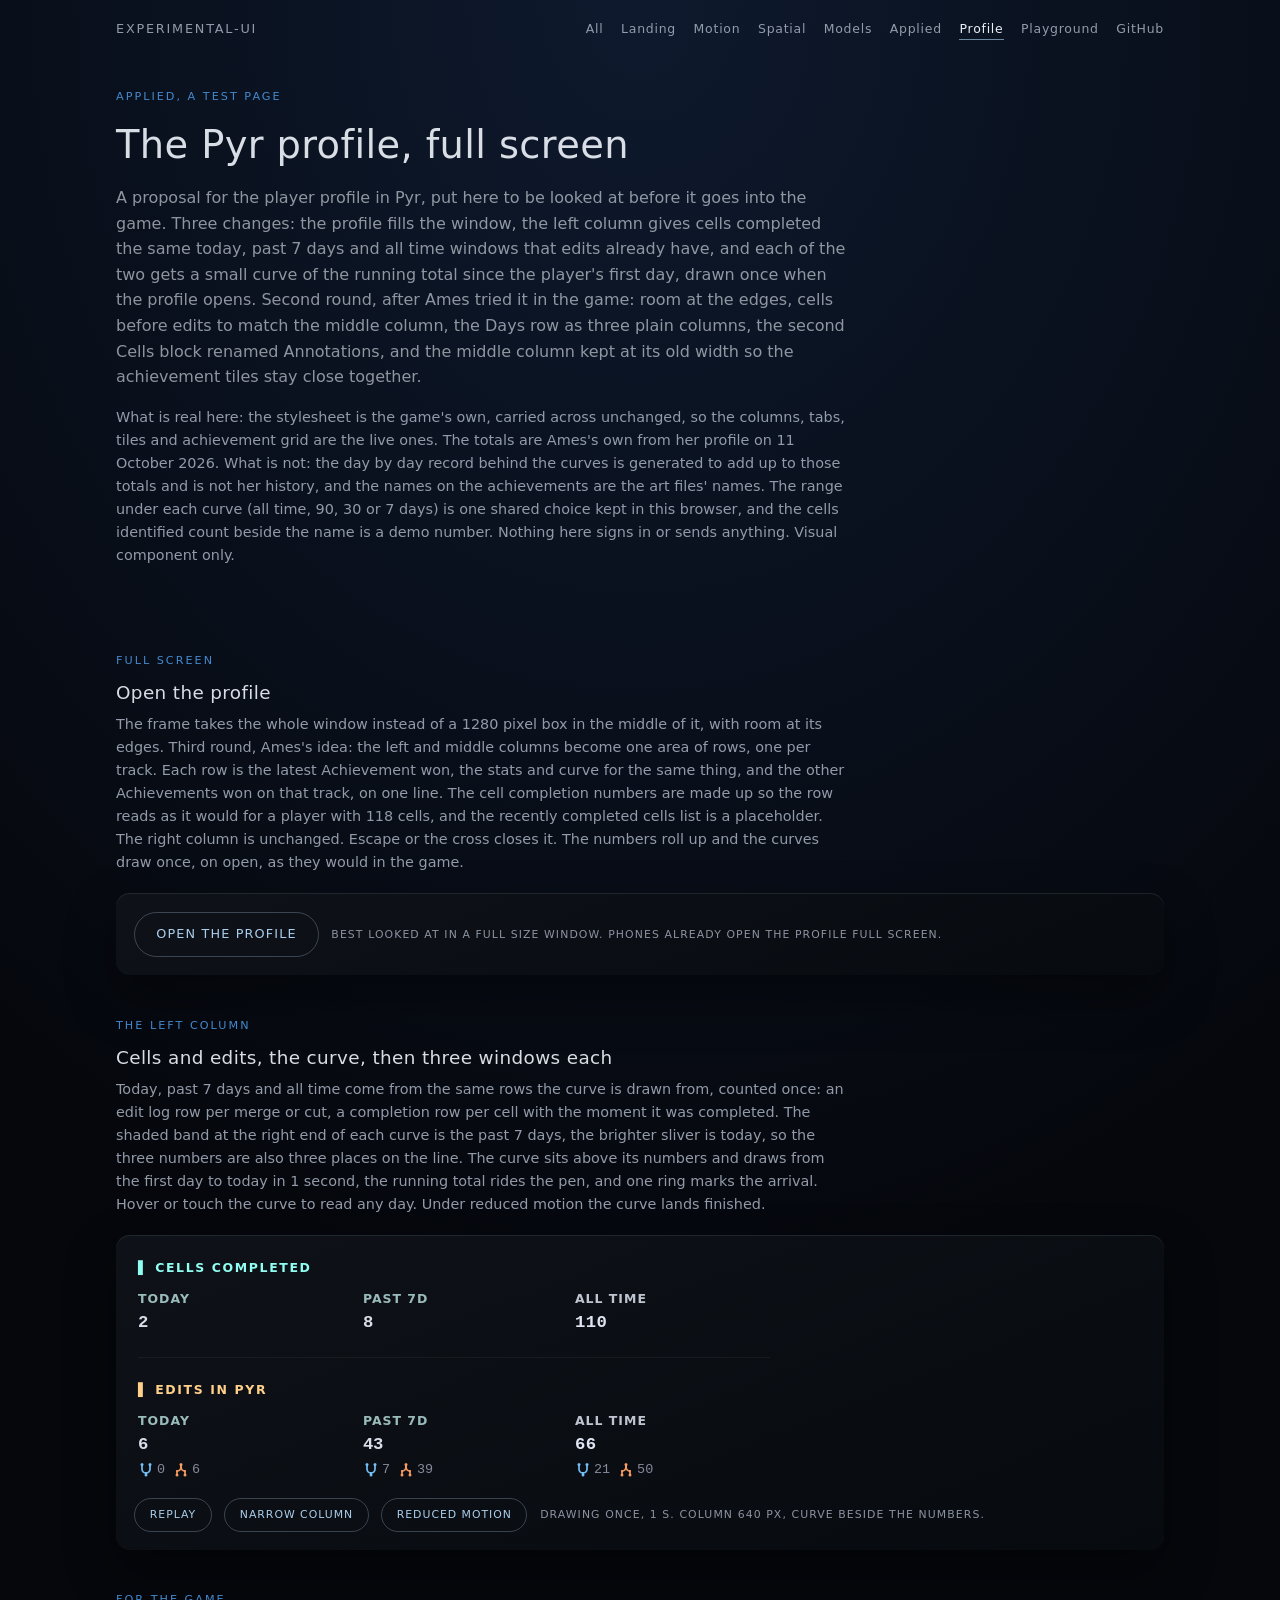
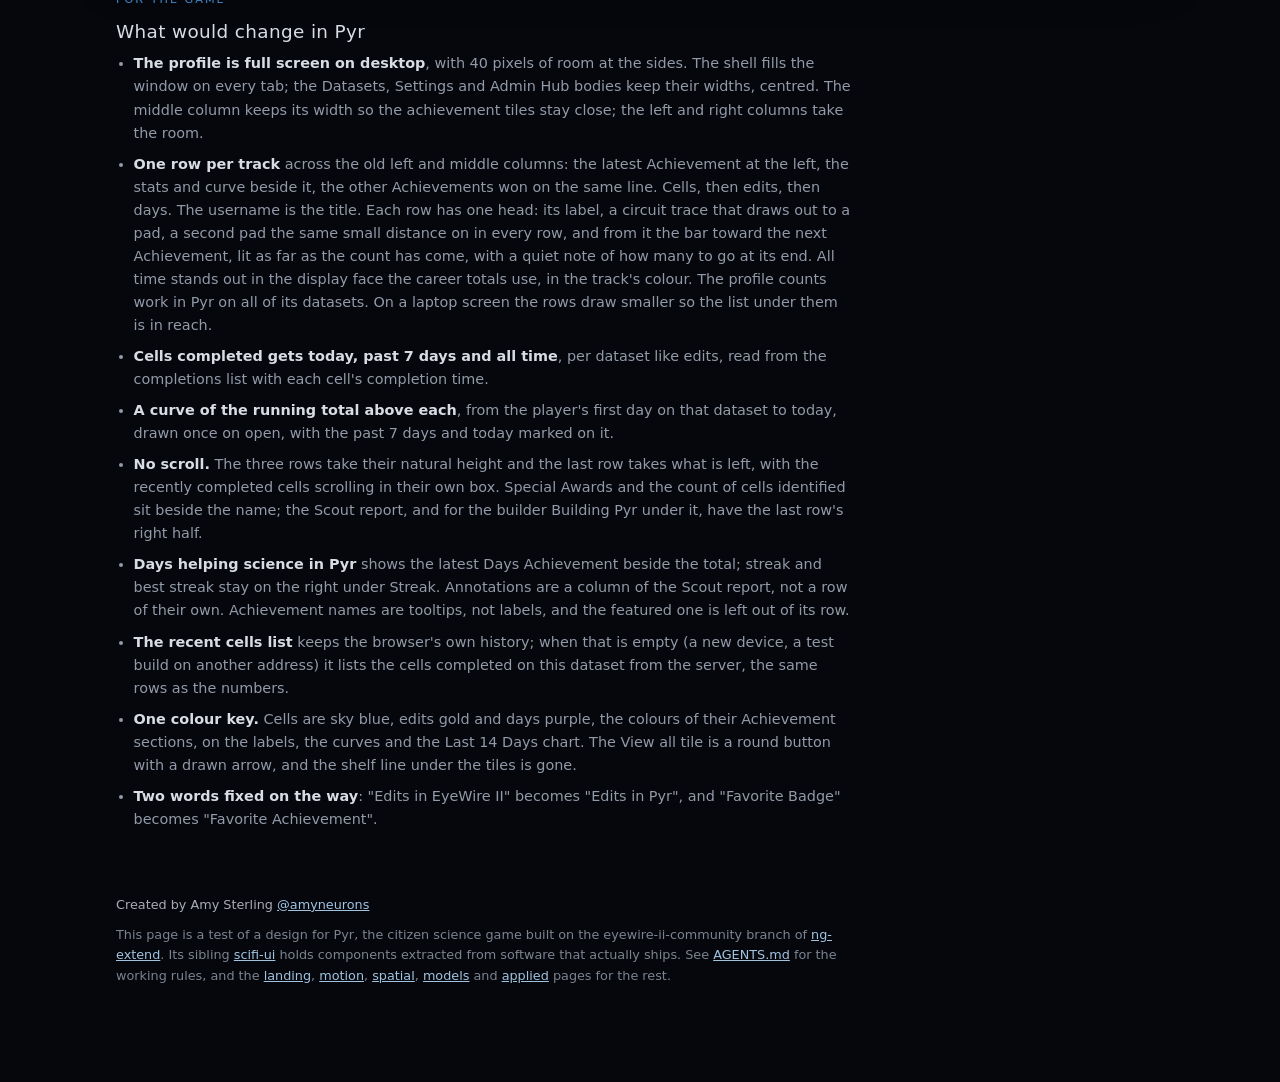
<file: components/profile.html>
<!doctype html>
<html lang="en">
<head>
<meta charset="utf-8">
<meta name="viewport" content="width=device-width, initial-scale=1">
<title>experimental-UI profile: the Pyr profile, full screen</title>

<!-- The game's own profile stylesheet, carried across unchanged so the
     proposal below is judged in the real material. See its header. -->
<link rel="stylesheet" href="pyr-profile.css">

<style>
  /* ---- page chrome, shared with the other component pages ---------------- */
  .topnav {
    display: flex;
    align-items: baseline;
    gap: 1.1rem;
    flex-wrap: wrap;
    padding: 1.2rem 0 0;
    font-size: .78rem;
    letter-spacing: .06em;
  }
  .topnav-brand {
    margin-right: auto;
    color: rgb(var(--holo-beam, 178 216 248) / .95);
    font-size: .8rem;
    letter-spacing: .14em;
    text-transform: uppercase;
    text-decoration: none;
  }
  .topnav a { color: rgb(var(--holo-dim, 154 162 177) / .95); text-decoration: none; }
  .topnav a:hover,
  .topnav a.holo-on,
  .topnav a:focus-visible { color: rgb(var(--holo-ink, 239 244 251) / .98); }
  .topnav a[aria-current="page"] { color: rgb(var(--holo-ink, 239 244 251) / .98); border-bottom: 1px solid rgb(var(--holo-beam, 178 216 248) / .6); }
  .topnav a:focus-visible { outline: 2px solid rgb(var(--holo-beam, 178 216 248)); outline-offset: 3px; }

  :root {
    --holo-line: 196 228 255;
    --holo-beam: 178 216 248;
    --holo-glow:  74 150 224;
    --holo-warm: 232 169  58;
    --holo-ink:  239 244 251;
    --holo-dim:  154 162 177;
    --holo-panel: 15 18 24;
  }
  * { box-sizing: border-box; }
  body {
    margin: 0;
    padding: 0 0 6rem;
    background:
      radial-gradient(ellipse 120% 70% at 50% 0%, rgb(16 30 54 / .8), transparent 70%),
      #05070c;
    color: rgb(var(--holo-ink) / .9);
    font: 400 16px/1.6 system-ui, -apple-system, "Segoe UI", Roboto, sans-serif;
    overflow-x: hidden;
  }
  .wrap { max-width: 68rem; margin: 0 auto; padding: 0 1.25rem; }
  header { padding: 3rem 0 1.5rem; }
  h1 {
    margin: 0 0 .6rem;
    font-size: clamp(1.6rem, 4vw, 2.4rem);
    font-weight: 300;
    letter-spacing: .01em;
  }
  .lede { margin: 0 0 1rem; max-width: 46rem; color: rgb(var(--holo-ink) / .58); }
  section { padding: 2.6rem 0 0; }
  h2 { margin: 0 0 .35rem; font-size: 1.15rem; font-weight: 500; letter-spacing: .02em; }
  .eyebrow {
    margin: 0 0 .5rem;
    font-size: .7rem; letter-spacing: .18em; text-transform: uppercase;
    color: rgb(var(--holo-glow) / .9);
  }
  .note { margin: 0 0 1.2rem; max-width: 46rem; font-size: .9rem; color: rgb(var(--holo-dim) / .95); }
  .note b { color: rgb(var(--holo-ink) / .9); font-weight: 600; }
  .note code { font-size: .85em; color: rgb(var(--holo-beam) / .95); }
  .panel {
    padding: 1.15rem;
    border-radius: 14px;
    background: linear-gradient(158deg, rgb(var(--holo-panel) / .95), rgb(7 10 15 / .96));
    box-shadow: 0 22px 50px rgb(0 0 0 / .4), inset 0 1px 0 rgb(var(--holo-line) / .1);
    display: grid;
    gap: .9rem;
  }
  .mrow {
    display: flex;
    align-items: center;
    gap: .8rem;
    flex-wrap: wrap;
    font-size: .68rem;
    letter-spacing: .1em;
    text-transform: uppercase;
    color: rgb(var(--holo-dim) / .9);
  }
  .mbtn {
    border: 1px solid rgb(var(--holo-line) / .25);
    border-radius: 999px;
    background: transparent;
    color: rgb(var(--holo-beam) / .95);
    font: inherit;
    font-size: .68rem;
    letter-spacing: .09em;
    text-transform: uppercase;
    padding: .45rem .9rem;
    cursor: pointer;
  }
  .mbtn:hover,
  .mbtn.holo-on { background: rgb(var(--holo-beam) / .12); }
  .mbtn:focus-visible { outline: 2px solid rgb(var(--holo-beam)); outline-offset: 2px; }
  .mbtn[aria-pressed="true"] {
    background: rgb(var(--holo-beam) / .18);
    border-color: rgb(var(--holo-beam) / .5);
    color: rgb(var(--holo-ink) / .98);
  }
  .mbtn--big { font-size: .8rem; padding: .7rem 1.3rem; }
  .changes { margin: 0; padding: 0 0 0 1.1rem; max-width: 46rem; font-size: .9rem; color: rgb(var(--holo-dim) / .95); }
  .changes li { margin: 0 0 .5rem; }
  .changes b { color: rgb(var(--holo-ink) / .9); font-weight: 600; }
  footer { margin-top: 4rem; font-size: .8rem; color: rgb(var(--holo-dim) / .8); max-width: 46rem; }
  footer a { color: rgb(var(--holo-beam) / .9); }
  .credit { margin: 0 0 .6rem; color: rgb(var(--holo-ink) / .7); }

  /* ---- the dialog that stands in for neuroglancer's overlay host ----------
     In the game the profile sits in an .nge-overlay inside ModalOverlay's
     fixed blocker, and neuroglancer's own overlay.css centres it with
     position absolute, top and left 50%, translate(-50%, -50%). The game's
     materialise keyframes assume exactly that transform, so it is supplied
     here. The backdrop, border and shadow are ModalOverlay.vue's numbers. */
  dialog.nge-profile-modal {
    position: fixed; inset: 0; width: 100%; height: 100%;
    max-width: none; max-height: none; margin: 0; padding: 0; border: none;
    background: transparent; overflow: visible;
    color: #dfe6f2;
    font: 400 16px/1.5 ui-sans-serif, system-ui, -apple-system, "Segoe UI", Roboto, sans-serif;
  }
  dialog.nge-profile-modal::backdrop {
    background: radial-gradient(ellipse at center, rgba(0, 12, 30, 0.82) 0%, rgba(0, 0, 0, 0.92) 100%);
    backdrop-filter: blur(6px) saturate(1.2);
    -webkit-backdrop-filter: blur(6px) saturate(1.2);
  }
  .nge-profile-modal .nge-overlay {
    position: absolute; top: 50%; left: 50%;
    transform: translate(-50%, -50%);
    box-sizing: border-box;
    border: 1px solid rgba(0, 180, 255, 0.18);
    box-shadow:
      0 0 60px rgba(0, 150, 255, 0.07),
      0 0 160px rgba(0, 150, 255, 0.03),
      inset 0 0 60px rgba(0, 100, 200, 0.02),
      0 16px 48px rgba(0, 0, 0, 0.45);
    border-radius: 20px;
  }
  .nge-profile-modal .nge-overlay::-webkit-scrollbar { width: 0; }
  /* a size up now that the window is the frame ("the text is all a bit small") */
  dialog.nge-profile-modal { font-size: 1.05rem; }
  @media (max-width: 760px) { dialog.nge-profile-modal { font-size: 0.9rem; } }

  /* ======================= THE PROPOSAL, part 1: full screen ===============
     The frame fills the window. The three columns keep their proportions
     (460 : 460 : 360 in the game) but grow with it, and each one still
     scrolls on its own. The orbiting edge light is gone (Ames 2026-10-17): the
     frame's edge is the screen's. Phones already do this (mobile.css), so this is the desktop
     change only. */
  .nge-profile-modal .nge-overlay { width: 100vw; height: 100vh; border-radius: 0; padding: 22px 40px 26px; }
  .nge-profile-modal .nge-profile-shell { width: 100%; height: 100%; max-height: 100vh; }
  .nge-profile-modal .nge-profile-col--left   { flex: 46 1 0px; }
  /* the middle column keeps its old width: five achievement tiles spread
     across a wider column drifted apart. The left and right columns take
     the room instead. */
  .nge-profile-modal .nge-profile-col--center { flex: 0 1 460px; }
  .nge-profile-modal .nge-profile-col--right  { flex: 36 1 0px; }
  @media (prefers-reduced-motion: reduce) {
    .nge-profile-modal .nge-overlay { animation: none; }
  }
  /* a phone: the game's mobile.css stacks the three columns and scrolls the
     body as one page (body.nge-mobile rules); carried here as a width query,
     since this page has no device gate */
  @media (max-width: 760px) {
    .nge-profile-modal .nge-overlay { padding: 0; }
    .nge-profile-modal .nge-profile-body { flex-direction: column; overflow-y: auto; }
    .nge-profile-modal .nge-track-row { grid-template-columns: 1fr; gap: 14px 0; }
    .nge-profile-modal .nge-track-wire { flex-basis: 40px; }
    .nge-profile-modal .nge-profile-col--main { overflow: visible; display: block; }
    .nge-track-rows { display: block; }
    .nge-profile-modal .nge-track-feature { flex-direction: row; gap: 12px; padding-top: 0; justify-content: flex-start; }
    .nge-profile-modal .nge-track-achievements { padding-left: 0; border-left: none; }
    .nge-profile-modal .nge-track-row--rest .nge-track-feature { display: none; }
    .nge-profile-modal .nge-profile-col {
      width: 100%; flex: none; overflow-y: visible;
      border-left: none; border-right: none;
      padding: 16px 16px 20px;
    }
  }
  /* the rows: latest Achievement | stats and curve | the other Achievements */
  .nge-profile-modal .nge-profile-col--main { flex: 1 1 0; min-width: 0; }
  .nge-profile-modal .nge-profile-col--right { flex: 0 1 420px; min-width: 300px; }
  .nge-track-row {
    display: grid;
    /* the stats take the larger share: three windows with merge/split
       breakdowns need the room, the tile grid is capped at 440 px */
    grid-template-columns: 128px minmax(0, 1.25fr) minmax(0, 1fr);
    gap: 0 22px;
    padding: 16px 0 18px;
    border-bottom: 1px solid rgba(255, 255, 255, 0.05);
  }
  .nge-track-row:last-child { border-bottom: none; }
  .nge-track-feature {
    display: flex; flex-direction: column; align-items: center; justify-content: center;
    text-align: center; padding-top: 18px; cursor: pointer;
  }
  .nge-track-feature-eyebrow { font-size: 0.62em; letter-spacing: 0.14em; text-transform: uppercase; color: rgba(120, 180, 255, 0.6); margin-bottom: 4px; }
  /* larger in the top two rows, whose blocks are taller (Ames 2026-10-11) */
  .nge-track-feature-icon { width: 96px; height: 96px; object-fit: contain; filter: drop-shadow(0 0 12px rgba(74, 158, 255, 0.35)); }
  .nge-track-row:nth-child(3) .nge-track-feature-icon { width: 64px; height: 64px; }
  /* names are tooltips, not labels (Ames 2026-10-11); the rows shrink to the art */
  .nge-profile-modal .nge-profile-badge .nge-profile-badge-name { display: none; }
  .nge-track-achievements--rest { justify-content: flex-start; }
  /* the Scout report's five numbers wrap in the last row's narrow right half */
  .nge-track-achievements--rest .nge-profile-stat-row--scout { flex-wrap: wrap; gap: 8px 18px; }
  .nge-track-achievements--rest .nge-profile-stat-row--scout .nge-profile-stat-col { flex: 0 1 auto; min-width: 64px; }
  .nge-profile-modal .nge-profile-badges-grid { grid-auto-rows: 56px; background-image: none; }
  /* View all: a round button with a drawn arrow */
  .nge-profile-modal .nge-profile-badge--viewall,
  .nge-profile-modal .nge-profile-badge--viewall:hover,
  .nge-profile-modal .nge-profile-badge--viewall.holo-on { background: none; border: none; transform: none; }
  .nge-profile-modal .nge-profile-badge--viewall .nge-profile-badge-img {
    width: 42px; height: 42px; border-radius: 50%;
    border: 1px solid rgba(140, 195, 255, 0.35);
    background: rgba(74, 158, 255, 0.06);
    color: rgba(170, 210, 255, 0.9);
    transition: border-color 0.15s, box-shadow 0.15s, background 0.15s, color 0.15s;
  }
  .nge-profile-modal .nge-profile-badge--viewall:hover .nge-profile-badge-img,
  .nge-profile-modal .nge-profile-badge--viewall.holo-on .nge-profile-badge-img {
    border-color: rgba(170, 210, 255, 0.9);
    background: rgba(74, 158, 255, 0.14);
    box-shadow: 0 0 14px rgba(74, 158, 255, 0.35);
    color: #fff;
  }
  .nge-profile-modal .nge-profile-badge-viewall-icon { width: 20px; height: 20px; opacity: 1; transition: transform 0.15s; }
  .nge-profile-modal .nge-profile-badge--viewall:hover .nge-profile-badge-viewall-icon,
  .nge-profile-modal .nge-profile-badge--viewall.holo-on .nge-profile-badge-viewall-icon { transform: translateX(2px); }
  /* the track colours, one per block: cells sky blue, edits gold, days purple */
  .nge-profile-modal .nge-profile-section--completions > .nge-profile-section-label { color: #90fff2; }
  .nge-profile-modal .nge-profile-section--edits > .nge-profile-section-label { color: #ffd08a; }
  .nge-profile-modal .nge-profile-section--days > .nge-profile-section-label { color: #c9a8ff; }
  .nge-profile-modal .nge-profile-section--days .nge-profile-stat-val--hero { color: #c9a8ff; text-shadow: 0 0 20px rgba(201, 168, 255, 0.3); }
  /* the right column's sections share one left edge */
  .nge-profile-modal .nge-profile-col--right > .nge-profile-section--podium,
  .nge-profile-modal .nge-profile-col--right > .nge-profile-section--streak,
  .nge-profile-modal .nge-profile-col--right > .nge-profile-right-divider { align-self: stretch; }
  .nge-profile-modal .nge-profile-col--right .nge-profile-activity-chart { max-width: 340px; }
  .nge-track-stats { min-width: 0; }
  .nge-track-stats > .nge-profile-section,
  .nge-track-achievements > .nge-profile-section { border-bottom: none; margin-bottom: 0; padding-bottom: 0; }
  .nge-track-stats > .nge-profile-section + .nge-profile-section { margin-top: 22px; }
  .nge-track-achievements {
    min-width: 0; padding-left: 22px;
    border-left: 1px solid rgba(74, 158, 255, 0.08);
    background: rgba(74, 158, 255, 0.01);
  }
  .nge-track-achievements .nge-profile-badges-grid { max-width: 440px; }
  .nge-track-row--rest .nge-track-feature { visibility: hidden; }
  .nge-track-stats .nge-profile-section--windows > .nge-profile-section-label { display: none; }
  /* the row's head: the label, a 1.4px trace to a pad, a second pad 9px on
     (the same small distance in every row, as on the game's layer tabs), and
     from it the bar toward the next Achievement, lit as far as the count has
     come, ending at a quiet count of how many to go. The break lands where
     each label's wire ends. */
  @property --nge-track-run  { syntax: '<number>'; inherits: false; initial-value: 1; }
  @property --nge-track-fill { syntax: '<number>'; inherits: false; initial-value: 1; }
  .nge-track-row--cells { --track: #90fff2; }
  .nge-track-row--edits { --track: #ffd08a; }
  .nge-track-row--days  { --track: #c9a8ff; }
  .nge-track-head { grid-column: 1 / -1; display: flex; align-items: center; margin-bottom: 12px; min-width: 0;
    /* ends above the Achievements' last tile (set by layoutTrackHeads), not
       at the frame's edge (Ames 2026-10-13) */
    width: var(--head-end, auto); max-width: 100%; justify-self: start; box-sizing: border-box; }
  .nge-track-head .nge-profile-section-label { margin: 0 10px 0 0; white-space: nowrap; color: var(--track); }
  /* the head's lines sit at about half strength so the curve below, in the
   same colour, stays the figure (Ames 2026-10-11: "they need distinction") */
.nge-track-wire, .nge-track-pads, .nge-track-bar { height: 9px; --trace: color-mix(in srgb, var(--track) 52%, transparent); --pad: color-mix(in srgb, var(--track) 55%, transparent); }
  .nge-track-wire {
    flex: 0 1 120px; min-width: 16px; --nge-track-run: 1;
    background: linear-gradient(var(--trace), var(--trace)) left 50% / calc(100% * var(--nge-track-run)) 1.4px no-repeat;
  }
  .nge-track-pads {
    flex: none; width: 22px;
    background:
      radial-gradient(circle at 4.5px 50%, #0a1223 0 0.9px, var(--pad) 1.3px 2.1px, transparent 2.5px),
      radial-gradient(circle at 13.5px 50%, #0a1223 0 0.9px, var(--pad) 1.3px 2.1px, transparent 2.5px);
  }
  .nge-track-bar {
    flex: 1 1 0; min-width: 24px; --nge-track-fill: 1; cursor: help;
    background:
      linear-gradient(var(--trace), var(--trace)) left 50% / calc(100% * var(--frac, 1) * var(--nge-track-fill)) 1.4px no-repeat,
      linear-gradient(rgba(201, 228, 255, 0.14), rgba(201, 228, 255, 0.14)) left 50% / 100% 1.4px no-repeat;
  }
  @keyframes ngeTrackRun  { 0% { --nge-track-run: 0; }  100% { --nge-track-run: 1; } }
  @keyframes ngeTrackPads { 0% { opacity: 0; } 100% { opacity: 1; } }
  @keyframes ngeTrackFill { 0% { --nge-track-fill: 0; } 100% { --nge-track-fill: 1; } }
  /* the Overview builds top to bottom (Ames 2026-10-17): a row that has not
     had its turn keeps its label and its space, the rest fades in when the
     row goes live and its trace draws then */
  .nge-track-row.is-live .nge-track-wire { animation: ngeTrackRun 420ms cubic-bezier(0.3, 0, 0.2, 1) 1 both; }
  .nge-track-row.is-live .nge-track-pads { animation: ngeTrackPads 180ms linear 420ms 1 both; }
  .nge-track-row.is-live .nge-track-bar  { animation: ngeTrackFill 560ms cubic-bezier(0.3, 0, 0.2, 1) 560ms 1 both; }
  .nge-track-row:not(.is-live) > :not(.nge-track-head),
  .nge-track-row:not(.is-live) .nge-track-head > :not(.nge-profile-section-label) { opacity: 0; pointer-events: none; }
  /* when a row goes live everything comes in from the top down (Ames 2026-10-17): the
     stats settle down from above, the tiles follow left to right, the count after its bar */
  @keyframes ngeRowIn { 0% { opacity: 0; transform: translateY(-6px); } 100% { opacity: 1; transform: none; } }
  .nge-track-row .nge-profile-section { animation: none; }
  .nge-track-row.is-live > .nge-track-stats,
  .nge-track-row.is-live > .nge-track-achievements--rest { animation: ngeRowIn 0.3s ease-out both; }
  .nge-track-row.is-live .nge-track-count { animation: ngeRowIn 0.3s ease-out 0.55s both; }
  .nge-track-row.is-live .nge-track-achievements .nge-profile-badge { animation: ngeRowIn 0.26s ease-out both; }
  .nge-track-row.is-live .nge-track-achievements .nge-profile-badge:nth-child(2) { animation-delay: 70ms; }
  .nge-track-row.is-live .nge-track-achievements .nge-profile-badge:nth-child(3) { animation-delay: 140ms; }
  .nge-track-row.is-live .nge-track-achievements .nge-profile-badge:nth-child(4) { animation-delay: 210ms; }
  .nge-track-row.is-live .nge-track-achievements .nge-profile-badge:nth-child(5) { animation-delay: 280ms; }
  .nge-track-row.is-live .nge-track-achievements .nge-profile-badge:nth-child(n+6) { animation-delay: 350ms; }
  @media (prefers-reduced-motion: reduce) { .nge-track-row.is-live :is(.nge-track-wire, .nge-track-pads, .nge-track-bar, .nge-track-count, .nge-track-stats, .nge-track-achievements--rest, .nge-profile-badge) { animation: none; } }
  .nge-track-count {
    margin-left: 10px; font-size: 0.7em; font-weight: 600; letter-spacing: 0.1em; text-transform: uppercase;
    white-space: nowrap; cursor: help; color: color-mix(in srgb, var(--track) 72%, transparent);
  }
  /* All time is the number that counts: the display face the career totals
     use in the game (Orbitron there; this page loads no fonts, so the next
     face in the stack), in the track's colour */
  .nge-profile-stat-col--all .nge-profile-stat-label { color: var(--track); opacity: 0.85; }
  .nge-profile-stat-col--all .nge-profile-stat-val,
  .nge-track-row--days .nge-profile-stat-val--hero {
    font-family: 'Orbitron', 'Rajdhani', ui-monospace, 'Cascadia Code', monospace;
    font-size: 1.6em; font-weight: 700; letter-spacing: 0.02em; line-height: 1.15; color: var(--track);
    text-shadow: 0 0 16px color-mix(in srgb, var(--track) 35%, transparent);
  }
  /* The three windows share their lines (Ames 2026-10-12: "all time is out
     of alignment with the other stats"): one grid for the nine cells, so
     the labels sit on one line, the three numbers on ONE BASELINE whatever
     their face and size, and the merge/split breakdowns on one line under
     them. The columns are sized to their content, so the row never runs
     past its box into the Achievements ("edit badges are very close to the
     edge of the graph"); a breakdown short of room for one line wraps. */
  /* on a very wide screen the Overview keeps its 1920 px proportions, capped
     and centred in the frame (Ames 2026-10-13) */
  .nge-profile-modal .nge-profile-body { width: 100%; max-width: 1880px; align-self: center; margin: 0 auto; }
  .nge-profile-windows .nge-profile-stat-row {
    display: grid;
    grid-template-columns: repeat(3, minmax(min-content, 210px));
    gap: 0 16px;
    align-items: baseline;
  }
  .nge-profile-windows .nge-profile-stat-col { display: contents; }
  .nge-profile-windows .nge-profile-stat-col:nth-child(1) > * { grid-column: 1; }
  .nge-profile-windows .nge-profile-stat-col:nth-child(2) > * { grid-column: 2; }
  .nge-profile-windows .nge-profile-stat-col:nth-child(3) > * { grid-column: 3; }
  .nge-profile-windows .nge-profile-stat-label { grid-row: 1; }
  .nge-profile-windows .nge-profile-stat-val { grid-row: 2; }
  .nge-profile-windows .nge-profile-stat-breakdown { grid-row: 3; flex-wrap: wrap; row-gap: 2px; min-width: 0; }
  /* where the windows are too narrow for one line (a 1366 px laptop) all
     three breakdowns stack as two lines together */
  .nge-profile-windows { container-type: inline-size; }
  @container (max-width: 360px) {
    .nge-profile-stat-breakdown { flex-direction: column; align-items: flex-start; row-gap: 1px; }
  }
  @media (max-height: 960px) {
    .nge-profile-stat-col--all .nge-profile-stat-val, .nge-track-row--days .nge-profile-stat-val--hero { font-size: 1.4em; }
  }
  /* in the compact tiers the three numbers sit beside the curve, so a row is
     about 110 px instead of 165 and the list keeps its room without a scroll */
  @media (max-height: 960px) {
    .nge-profile-windows { gap: 3px; }
    .nge-profile-windows .nge-effort { margin-top: 0; }
    .nge-profile-windows .nge-profile-stat-bp { font-size: 0.84em; gap: 3px; }
    .nge-profile-windows .nge-profile-stat-icon { width: 16px; height: 16px; }
    .nge-profile-windows .nge-profile-stat-breakdown { column-gap: 8px; }
    .nge-track-row { padding: 4px 0 6px; }
    .nge-track-head { margin-bottom: 3px; }
    /* the awards side stacks its two sections at the right, so the header
       stays as tall as the name and bio, never wrapping under them */
    .nge-profile-header-main { flex: 0 1 auto; max-width: 40%; }
    .nge-profile-header-side { flex: 1 1 auto; flex-direction: column; align-items: flex-end; gap: 4px; padding-top: 0; }
    .nge-profile-header-side .nge-profile-stat-tile { min-width: 96px; }
    .nge-track-row--days .nge-profile-stat-val--hero { font-size: 1.25em; }
    .nge-track-row--days .nge-days-next { margin-top: 1px; }
    .nge-cell-list-title { white-space: normal; }
  }
  /* under 760 px (a small laptop): smaller still, and the bio goes */
  @media (max-height: 760px) {
    .nge-track-row { padding: 3px 0 5px; }
    .nge-profile-modal .nge-profile-stat-breakdown { display: none; }
    .nge-track-head { margin-bottom: 3px; }
    .nge-track-feature-icon { width: 52px; height: 52px; }
    .nge-track-row:nth-child(3) .nge-track-feature-icon { width: 40px; height: 40px; }
    .nge-track-feature-eyebrow { display: none; }
    .nge-profile-modal .nge-profile-stat-val { font-size: 1em; }
    .nge-profile-modal .nge-profile-stat-col--all .nge-profile-stat-val, .nge-profile-modal .nge-track-row--days .nge-profile-stat-val--hero { font-size: 1.2em; }
    .nge-profile-modal .nge-profile-stat-label { font-size: 0.68em; margin-bottom: 1px; }
    .nge-profile-modal .nge-profile-bio { display: none; }
    .nge-profile-modal .nge-profile-name { font-size: 1.1em; }
    .nge-profile-modal .nge-track-achievements .nge-profile-badges-grid { grid-auto-rows: 40px; }
    .nge-profile-modal .nge-track-achievements .nge-profile-badge-icon { width: 32px; height: 32px; }
    .nge-profile-windows { gap: 3px; }
  }
  /* the Achievements sit in the middle of their row's height */
  .nge-track-achievements { display: flex; flex-direction: column; justify-content: center; }
  /* no scroll: the three rows take their natural height, the last row takes
     what is left, and the list scrolls inside its own box */
  .nge-profile-modal .nge-profile-col--main { overflow: hidden; display: flex; flex-direction: column; }
  .nge-track-rows { display: flex; flex-direction: column; flex: 1 1 0; min-height: 0; }
  .nge-track-row { flex: none; }
  .nge-track-row--rest { flex: 1 1 0; min-height: 0; }
  .nge-track-row--rest > .nge-track-stats { display: flex; flex-direction: column; min-height: 0; }
  .nge-track-row--rest .nge-profile-section--cells { flex: 1 1 0; min-height: 0; display: flex; flex-direction: column; }
  .nge-track-row--rest .nge-cell-list { flex: 1 1 0; min-height: 0; display: flex; flex-direction: column; margin-top: 0; }
  .nge-track-row--rest .nge-cell-list-scroll { flex: 1 1 0; min-height: 0; max-height: none; overflow-y: auto; }
  /* the header: name and bio at the left; Special Awards and Cells identified at the right
     (Building Pyr sits under the Scout report since 2026-10-12) */
  .nge-profile-modal .nge-profile-header { display: flex; align-items: flex-start; justify-content: space-between; flex-wrap: wrap; gap: 14px 28px; }
  .nge-profile-header-main { flex: 1 1 260px; min-width: 0; }
  .nge-profile-header-side { display: flex; align-items: center; flex-wrap: wrap; gap: 10px 26px; padding-top: 4px; }
  .nge-profile-header-side .nge-profile-section { border: none; margin: 0; padding: 0; display: flex; align-items: center; gap: 12px; animation: none; }
  .nge-profile-header-side .nge-profile-section-label { margin: 0; white-space: nowrap; }
  .nge-profile-modal .nge-profile-header-side .nge-profile-badges-grid { display: flex; gap: 8px; grid-auto-rows: auto; background: none; padding: 0; }
  .nge-profile-header-side .nge-profile-badge { padding: 0; }
  .nge-profile-header-side .nge-profile-stat-row--tiles { flex-wrap: nowrap; }
  .nge-profile-header-side .nge-profile-stat-tile { padding: 4px 16px; min-width: 140px; gap: 14px; }
  /* short screens (laptops): smaller rows so the list under them is in reach */
  @media (max-height: 960px) {
    .nge-track-row { padding: 4px 0 6px; }
    .nge-track-head { margin-bottom: 3px; }
    .nge-profile-header-side .nge-profile-stat-tile { padding: 2px 12px; min-width: 120px; }
    .nge-profile-modal .nge-profile-header-side .nge-profile-badge-img { width: 36px; height: 36px; }
    .nge-profile-modal .nge-profile-header-side .nge-profile-badge-icon { width: 32px; height: 32px; }
    .nge-profile-modal .nge-profile-stat-label { margin-bottom: 1px; }
    .nge-profile-modal .nge-profile-stat-breakdown { margin-top: 2px; }
    /* no curve at all on the compact layout, a laptop or a small screen zoomed in
       (Ames 2026-10-16, Annkri's profile): the numbers stay */
    .nge-profile-modal .nge-effort { display: none; }
    .nge-profile-modal .nge-profile-header { padding-bottom: 4px; margin-bottom: 0; }
    .nge-profile-modal .nge-profile-name { font-size: 1.25em; }
    .nge-profile-modal .nge-profile-bio { margin-top: 0; }
    .nge-track-stats .nge-effort { margin-top: 0; }
    .nge-cell-list-title { white-space: nowrap; }
    .nge-cell-list-all { flex: none; white-space: nowrap; }
    .nge-track-feature-icon { width: 72px; height: 72px; }
    .nge-track-row:nth-child(3) .nge-track-feature-icon { width: 56px; height: 56px; }
    .nge-profile-modal .nge-profile-stat-val { font-size: 1.08em; }
    .nge-profile-modal .nge-profile-stat-val--hero { font-size: 1.25em; }
    .nge-profile-modal .nge-profile-badges-grid { grid-auto-rows: 48px; }
    .nge-profile-modal .nge-profile-header { padding-bottom: 12px; }
    .nge-profile-windows { gap: 6px; }
  }
  .nge-profile-career-note--foot { margin: 10px 0 0; }
  /* tabs other than Overview are not built on this page */
  .nge-profile-tab[aria-disabled="true"] { cursor: default; }

  /* ======================= THE PROPOSAL, part 2: the windows ===============
     Edits and Cells each get the same three windows, today, past 7 days and
     all time, and under them a curve of the running total since the first
     day. The numbers and the curve are read from the same rows, so they can
     not disagree. In a wide column the numbers sit beside the curve; in a
     narrow one the curve drops below them. */
  .nge-profile-section--windows { container-type: inline-size; }
  .nge-profile-section--completions { animation: ngeSectionRollIn 0.2s ease-out 0.16s both; }
  .nge-profile-section--annotations { animation: ngeSectionRollIn 0.2s ease-out 0.22s both; }
  /* the curve first, the numbers under it (Ames 2026-10-11) */
  .nge-profile-windows { display: grid; gap: 10px; min-width: 0; }
  .nge-profile-windows .nge-effort { margin-top: 2px; }

  /* the curve: a figure, one svg and one caption line */
  .nge-effort { margin: 10px 0 0; position: relative; min-width: 0; }
  .nge-effort-svg {
    display: block; width: 100%; height: auto; overflow: visible;
    touch-action: pan-y;
  }
  .nge-effort-band { fill: rgb(var(--c) / .05); }
  .nge-effort-band--today { fill: rgb(var(--c) / .16); }
  .nge-effort-band-edge { stroke: rgb(var(--c) / .4); stroke-width: 1; stroke-dasharray: 2 3; }
  .nge-effort-band-label { font-size: 9px; fill: rgb(var(--c) / .6); letter-spacing: .08em; }
  .nge-effort-base { stroke: rgba(255, 255, 255, .07); stroke-width: 1; }
  .nge-effort-line {
    fill: none; stroke: rgb(var(--c) / .95); stroke-width: 1.6;
    stroke-linejoin: round; stroke-linecap: round;
  }
  .nge-effort-head { fill: rgb(var(--c)); }
  .nge-effort-halo {
    fill: none; stroke: rgb(var(--c) / .85); stroke-width: 1.2; opacity: 0;
    transform-box: fill-box; transform-origin: center;
  }
  /* the arrival: one ring, once, when the pen reaches today */
  .nge-effort.is-done .nge-effort-halo { animation: ngeEffortArrive .7s ease-out both; }
  @keyframes ngeEffortArrive {
    0%   { opacity: .9; transform: scale(1); }
    100% { opacity: 0;  transform: scale(4.5); }
  }
  .nge-effort-total {
    font: 700 13px ui-monospace, 'Cascadia Code', monospace;
    font-variant-numeric: tabular-nums;
    fill: rgb(var(--c));
  }
  .nge-effort-cursor { pointer-events: none; }
  .nge-effort-cursor line { stroke: rgba(255, 255, 255, .35); stroke-width: 1; }
  .nge-effort-cursor text { font-size: 10.5px; fill: #cfd8e8; }
  .nge-effort-cursor circle { fill: #fff; }
  .nge-effort-cap {
    display: flex; justify-content: space-between; align-items: center; gap: 8px;
    margin: 3px 0 0; font-size: 0.62em; letter-spacing: .04em;
    color: rgba(200, 215, 240, .45);
  }
  /* the range: four small words in the curve's colour, the chosen one lit */
  .nge-profile-stat-tile--identified .nge-profile-stat-val { color: #d8dde8; text-shadow: none; }
  .nge-track-achievements--rest .nge-profile-section--building { margin-top: 16px; }
  /* the builder's two tiles are small and sit at the left under the Scout report (Ames 2026-10-13) */
  .nge-track-achievements--rest .nge-profile-section--building .nge-profile-stat-row--tiles { display: flex; flex-wrap: wrap; gap: 8px; }
  .nge-track-achievements--rest .nge-profile-section--building .nge-profile-stat-tile { flex: 0 1 auto; min-width: 136px; padding: 3px 12px; gap: 12px; }
  .nge-track-achievements--rest .nge-profile-section--building .nge-profile-stat-val--hero { font-size: 1.1em; }
  /* on laptops Building Pyr is one line, the label and the two numbers side by side */
  @media (max-height: 960px) {
    .nge-track-achievements--rest .nge-profile-section--building { margin-top: 4px; display: flex; align-items: baseline; flex-wrap: wrap; gap: 2px 10px; }
    .nge-track-achievements--rest .nge-profile-section--building .nge-profile-section-label { margin: 0; }
    .nge-track-achievements--rest .nge-profile-section--building .nge-profile-stat-row--tiles { display: flex; gap: 12px; flex-wrap: nowrap; }
    .nge-track-achievements--rest .nge-profile-section--building .nge-profile-stat-tile { flex: none; min-width: 0; padding: 0; gap: 6px; background: none; border: none; box-shadow: none; }
    .nge-track-achievements--rest .nge-profile-section--building .nge-profile-stat-val--hero { font-size: 1em; }
    .nge-track-achievements--rest .nge-profile-section--building .nge-profile-section-label { font-size: 0.7em; }
    .nge-track-achievements--rest .nge-profile-section--building .nge-profile-stat-label { font-size: 0.62em; }
  }
  .nge-effort-spans { display: inline-flex; gap: 1px; margin: 0 auto; }
  .nge-effort-span {
    appearance: none; background: none; border: 0; margin: 0; padding: 1px 6px;
    font: inherit; letter-spacing: .08em; text-transform: uppercase; line-height: 1.4;
    color: rgb(var(--c) / .5); border-radius: 3px; cursor: pointer;
    transition: color .15s, background .15s;
  }
  .nge-effort-span:hover { color: rgb(var(--c) / .9); }
  .nge-effort-span.is-on { color: rgb(var(--c)); background: rgb(var(--c) / .12); }
  .nge-effort-span:focus-visible { outline: 1px solid rgb(var(--c) / .8); outline-offset: 1px; }
  @media (prefers-reduced-motion: reduce) {
    .nge-effort.is-done .nge-effort-halo { animation: none; }
  }

  /* cells completed are teal everywhere on the profile already (the Cell
     Completions track, the cells pill on a dataset card); the 14 day chart
     was the one place they were amber. Same colour, one quantity. */
  .nge-profile-modal .nge-profile-chart-bar--completion {
    background: linear-gradient(to top, rgba(144, 255, 242, 0.45), rgba(144, 255, 242, 0.85));
  }
  .nge-profile-modal .nge-profile-chart-legend-dot--completion { background: rgba(144, 255, 242, 0.7); }
  .nge-profile-modal .nge-profile-chart-bar--edit {
    background: linear-gradient(to top, rgba(255, 208, 138, 0.5), rgba(255, 208, 138, 0.85));
  }
  .nge-profile-modal .nge-profile-chart-legend-dot--edit { background: rgba(255, 208, 138, 0.7); }

  /* ---- the standalone block in section 2 ------------------------------- */
  .pyr-inline {
    min-width: 0;
    color: #dfe6f2;
    font: 400 16px/1.5 ui-sans-serif, system-ui, -apple-system, "Segoe UI", Roboto, sans-serif;
  }
  .pyr-inline .nge-profile-col {
    width: min(640px, 100%);
    padding: 6px 4px 0;
    overflow: visible;
    transition: width .25s ease;
  }
  .pyr-inline.is-narrow .nge-profile-col { width: min(460px, 100%); }
  .pyr-inline .nge-profile-section:last-child { border-bottom: none; margin-bottom: 0; padding-bottom: 4px; }
  .pyr-inline .nge-profile-section--completions > .nge-profile-section-label { color: #90fff2; }
  .pyr-inline .nge-profile-section--edits > .nge-profile-section-label { color: #ffd08a; }
</style>
</head>
<body>

<div class="wrap">

  <nav class="topnav" aria-label="Experiments">
    <a class="topnav-brand" href="../index.html">experimental-UI</a>
    <a href="all.html">All</a>
    <a href="../index.html">Landing</a>
    <a href="motion.html">Motion</a>
    <a href="spatial.html">Spatial</a>
    <a href="models.html">Models</a>
    <a href="applied.html">Applied</a>
    <a href="profile.html" aria-current="page">Profile</a>
    <a href="playground.html">Playground</a>
    <a href="https://github.com/amyleesterling/experimental-UI" rel="noopener">GitHub</a>
  </nav>

  <header>
    <p class="eyebrow">Applied, a test page</p>
    <h1>The Pyr profile, full screen</h1>
    <p class="lede">
      A proposal for the player profile in Pyr, put here to be looked at
      before it goes into the game. Three changes: the profile fills the
      window, the left column gives cells completed the same today, past
      7 days and all time windows that edits already have, and each of the
      two gets a small curve of the running total since the player's first
      day, drawn once when the profile opens. Second round, after Ames tried
      it in the game: room at the edges, cells before edits to match the
      middle column, the Days row as three plain columns, the second Cells
      block renamed Annotations, and the middle column kept at its old width
      so the achievement tiles stay close together.
    </p>
    <p class="note">
      What is real here: the stylesheet is the game's own, carried across
      unchanged, so the columns, tabs, tiles and achievement grid are the
      live ones. The totals are Ames's own from her profile on 11 October
      2026. What is not: the day by day record behind the curves is
      generated to add up to those totals and is not her history, and the
      names on the achievements are the art files' names. The range under
      each curve (all time, 90, 30 or 7 days) is one shared choice kept in
      this browser, and the cells identified count beside the name is a demo
      number. Nothing here signs in or sends anything. Visual component
      only.
    </p>
  </header>

  <!-- ============================================================ 1 -->
  <section id="open">
    <p class="eyebrow">Full screen</p>
    <h2>Open the profile</h2>
    <p class="note">
      The frame takes the whole window instead of a 1280 pixel box in the
      middle of it, with room at its edges. Third round, Ames's idea: the
      left and middle columns become one area of rows, one per track. Each
      row is the latest Achievement won, the stats and curve for the same
      thing, and the other Achievements won on that track, on one line.
      The cell completion numbers are made up so the row reads as it would
      for a player with 118 cells, and the recently completed cells list is
      a placeholder. The right column is unchanged. Escape or the cross closes
      it. The numbers roll up and the curves draw once, on open, as they
      would in the game.
    </p>
    <div class="panel">
      <div class="mrow">
        <button class="mbtn mbtn--big" id="open-profile" type="button" data-holo-tap>Open the profile</button>
        <span>Best looked at in a full size window. Phones already open the profile full screen.</span>
      </div>
    </div>
  </section>

  <!-- ============================================================ 2 -->
  <section id="windows">
    <p class="eyebrow">The left column</p>
    <h2>Cells and edits, the curve, then three windows each</h2>
    <p class="note">
      Today, past 7 days and all time come from the same rows the curve is
      drawn from, counted once: an edit log row per merge or cut, a
      completion row per cell with the moment it was completed. The shaded
      band at the right end of each curve is the past 7 days, the brighter
      sliver is today, so the three numbers are also three places on the
      line. The curve sits above its numbers and draws from the first day
      to today in 1 second, the running total rides the pen, and one ring
      marks the arrival.
      Hover or touch the curve to read any day. Under reduced motion the
      curve lands finished.
    </p>
    <div class="panel">
      <div class="pyr-inline nge-profile-modal" id="inline-host">
        <div class="nge-profile-col nge-profile-col--left" id="inline-col"></div>
      </div>
      <div class="mrow">
        <button class="mbtn" id="replay" type="button" data-holo-tap>Replay</button>
        <button class="mbtn" id="narrow" type="button" aria-pressed="false" data-holo-tap>Narrow column</button>
        <button class="mbtn" id="reduced" type="button" aria-pressed="false" data-holo-tap>Reduced motion</button>
        <span id="windows-read"></span>
      </div>
    </div>
  </section>

  <!-- ============================================================ 3 -->
  <section id="changes">
    <p class="eyebrow">For the game</p>
    <h2>What would change in Pyr</h2>
    <ul class="changes">
      <li><b>The profile is full screen on desktop</b>, with 40 pixels of room at the sides. The shell fills the window on every tab; the Datasets, Settings and Admin Hub bodies keep their widths, centred. The middle column keeps its width so the achievement tiles stay close; the left and right columns take the room.</li>
      <li><b>One row per track</b> across the old left and middle columns: the latest Achievement at the left, the stats and curve beside it, the other Achievements won on the same line. Cells, then edits, then days. The username is the title. Each row has one head: its label, a circuit trace that draws out to a pad, a second pad the same small distance on in every row, and from it the bar toward the next Achievement, lit as far as the count has come, with a quiet note of how many to go at its end. All time stands out in the display face the career totals use, in the track's colour. The profile counts work in Pyr on all of its datasets. On a laptop screen the rows draw smaller so the list under them is in reach.</li>
      <li><b>Cells completed gets today, past 7 days and all time</b>, per dataset like edits, read from the completions list with each cell's completion time.</li>
      <li><b>A curve of the running total above each</b>, from the player's first day on that dataset to today, drawn once on open, with the past 7 days and today marked on it.</li>
      <li><b>No scroll.</b> The three rows take their natural height and the last row takes what is left, with the recently completed cells scrolling in their own box. Special Awards and the count of cells identified sit beside the name; the Scout report, and for the builder Building Pyr under it, have the last row's right half.</li>
      <li><b>Days helping science in Pyr</b> shows the latest Days Achievement beside the total; streak and best streak stay on the right under Streak. Annotations are a column of the Scout report, not a row of their own. Achievement names are tooltips, not labels, and the featured one is left out of its row.</li>
      <li><b>The recent cells list</b> keeps the browser's own history; when that is empty (a new device, a test build on another address) it lists the cells completed on this dataset from the server, the same rows as the numbers.</li>
      <li><b>One colour key.</b> Cells are sky blue, edits gold and days purple, the colours of their Achievement sections, on the labels, the curves and the Last 14 Days chart. The View all tile is a round button with a drawn arrow, and the shelf line under the tiles is gone.</li>
      <li><b>Two words fixed on the way</b>: "Edits in EyeWire II" becomes "Edits in Pyr", and "Favorite Badge" becomes "Favorite Achievement".</li>
    </ul>
  </section>

  <footer>
    <p class="credit">Created by Amy Sterling
      <a href="https://x.com/amyneurons" rel="me noopener">@amyneurons</a></p>
    This page is a test of a design for Pyr, the citizen science game built
    on the eyewire-ii-community branch of
    <a href="https://github.com/seung-lab/ng-extend">ng-extend</a>. Its
    sibling <a href="https://github.com/amyleesterling/scifi-ui">scifi-ui</a>
    holds components extracted from software that actually ships. See
    <a href="../AGENTS.md">AGENTS.md</a> for the working rules, and the
    <a href="../index.html">landing</a>,
    <a href="motion.html">motion</a>,
    <a href="spatial.html">spatial</a>,
    <a href="models.html">models</a> and
    <a href="applied.html">applied</a> pages for the rest.
  </footer>

</div>

<!-- ---- the two window blocks, stamped into the dialog and into section 2 -->
<template id="tpl-windows">
  <div class="nge-profile-section nge-profile-section--completions nge-profile-section--windows">
    <div class="nge-profile-section-label"
         title="Cells you proofread all the way to completion in Pyr on this dataset. A cell completed again after an edit counts once.">▌ Cells completed</div>
    <div class="nge-profile-windows">
      <figure class="nge-effort" data-series="cells" style="--c: 144 255 242" aria-label="Cells completed over time">
        <figcaption class="nge-effort-cap">
          <span class="nge-effort-cap-start" data-cap="start"></span>
          <span class="nge-effort-spans" role="group" aria-label="Range">
            <button type="button" class="nge-effort-span" data-span="0" title="Since your first day">All</button>
            <button type="button" class="nge-effort-span" data-span="90" title="The past 90 days">90d</button>
            <button type="button" class="nge-effort-span" data-span="30" title="The past 30 days">30d</button>
            <button type="button" class="nge-effort-span" data-span="7" title="The past 7 days">7d</button>
          </span>
          <span class="nge-effort-cap-end">Today</span>
        </figcaption>
      </figure>
      <div class="nge-profile-stat-row">
        <div class="nge-profile-stat-col">
          <div class="nge-profile-stat-label">Today</div>
          <div class="nge-profile-stat-val"><span class="nge-roll" data-win="cells.today">0</span></div>
        </div>
        <div class="nge-profile-stat-col">
          <div class="nge-profile-stat-label">Past 7d</div>
          <div class="nge-profile-stat-val"><span class="nge-roll" data-win="cells.week">0</span></div>
        </div>
        <div class="nge-profile-stat-col nge-profile-stat-col--all">
          <div class="nge-profile-stat-label">All Time</div>
          <div class="nge-profile-stat-val"><span class="nge-roll" data-win="cells.all">0</span></div>
        </div>
      </div>
    </div>
  </div>

  <div class="nge-profile-section nge-profile-section--edits nge-profile-section--windows">
    <div class="nge-profile-section-label"
         title="Splits and merges you made in Pyr on this dataset. Edits made in other tools, or before you joined, are not counted.">▌ Edits in Pyr</div>
    <div class="nge-profile-windows">
      <figure class="nge-effort" data-series="edits" style="--c: 255 208 138" aria-label="Edits over time">
        <figcaption class="nge-effort-cap">
          <span class="nge-effort-cap-start" data-cap="start"></span>
          <span class="nge-effort-spans" role="group" aria-label="Range">
            <button type="button" class="nge-effort-span" data-span="0" title="Since your first day">All</button>
            <button type="button" class="nge-effort-span" data-span="90" title="The past 90 days">90d</button>
            <button type="button" class="nge-effort-span" data-span="30" title="The past 30 days">30d</button>
            <button type="button" class="nge-effort-span" data-span="7" title="The past 7 days">7d</button>
          </span>
          <span class="nge-effort-cap-end">Today</span>
        </figcaption>
      </figure>
      <div class="nge-profile-stat-row">
        <div class="nge-profile-stat-col">
          <div class="nge-profile-stat-label">Today</div>
          <div class="nge-profile-stat-val"><span class="nge-roll" data-win="edits.today">0</span></div>
          <div class="nge-profile-stat-breakdown">
            <span class="nge-profile-stat-bp" title="Merges"><svg class="nge-profile-stat-icon nge-profile-stat-icon--merge" viewBox="0 0 16 16" fill="none" aria-hidden="true"><path d="M4 3v4a4 4 0 0 0 4 4h0a4 4 0 0 0 4-4V3" stroke="currentColor" stroke-width="1.8" stroke-linecap="round"/><circle cx="4" cy="2.5" r="1.5" fill="currentColor"/><circle cx="12" cy="2.5" r="1.5" fill="currentColor"/><circle cx="8" cy="13" r="1.5" fill="currentColor"/><path d="M8 11v2" stroke="currentColor" stroke-width="1.8" stroke-linecap="round"/></svg><span data-win="merges.today">0</span></span>
            <span class="nge-profile-stat-bp" title="Splits"><svg class="nge-profile-stat-icon nge-profile-stat-icon--split" viewBox="0 0 16 16" fill="none" aria-hidden="true"><path d="M8 3v2a4 4 0 0 1-4 4H4" stroke="currentColor" stroke-width="1.8" stroke-linecap="round"/><path d="M8 3v2a4 4 0 0 0 4 4h0" stroke="currentColor" stroke-width="1.8" stroke-linecap="round"/><circle cx="8" cy="2.5" r="1.5" fill="currentColor"/><circle cx="4" cy="13" r="1.5" fill="currentColor"/><circle cx="12" cy="13" r="1.5" fill="currentColor"/><path d="M4 9v4M12 9v4" stroke="currentColor" stroke-width="1.8" stroke-linecap="round"/></svg><span data-win="splits.today">0</span></span>
          </div>
        </div>
        <div class="nge-profile-stat-col">
          <div class="nge-profile-stat-label">Past 7d</div>
          <div class="nge-profile-stat-val"><span class="nge-roll" data-win="edits.week">0</span></div>
          <div class="nge-profile-stat-breakdown">
            <span class="nge-profile-stat-bp" title="Merges"><svg class="nge-profile-stat-icon nge-profile-stat-icon--merge" viewBox="0 0 16 16" fill="none" aria-hidden="true"><path d="M4 3v4a4 4 0 0 0 4 4h0a4 4 0 0 0 4-4V3" stroke="currentColor" stroke-width="1.8" stroke-linecap="round"/><circle cx="4" cy="2.5" r="1.5" fill="currentColor"/><circle cx="12" cy="2.5" r="1.5" fill="currentColor"/><circle cx="8" cy="13" r="1.5" fill="currentColor"/><path d="M8 11v2" stroke="currentColor" stroke-width="1.8" stroke-linecap="round"/></svg><span data-win="merges.week">0</span></span>
            <span class="nge-profile-stat-bp" title="Splits"><svg class="nge-profile-stat-icon nge-profile-stat-icon--split" viewBox="0 0 16 16" fill="none" aria-hidden="true"><path d="M8 3v2a4 4 0 0 1-4 4H4" stroke="currentColor" stroke-width="1.8" stroke-linecap="round"/><path d="M8 3v2a4 4 0 0 0 4 4h0" stroke="currentColor" stroke-width="1.8" stroke-linecap="round"/><circle cx="8" cy="2.5" r="1.5" fill="currentColor"/><circle cx="4" cy="13" r="1.5" fill="currentColor"/><circle cx="12" cy="13" r="1.5" fill="currentColor"/><path d="M4 9v4M12 9v4" stroke="currentColor" stroke-width="1.8" stroke-linecap="round"/></svg><span data-win="splits.week">0</span></span>
          </div>
        </div>
        <div class="nge-profile-stat-col nge-profile-stat-col--all">
          <div class="nge-profile-stat-label">All Time</div>
          <div class="nge-profile-stat-val"><span class="nge-roll" data-win="edits.all">0</span></div>
          <div class="nge-profile-stat-breakdown">
            <span class="nge-profile-stat-bp" title="Merges"><svg class="nge-profile-stat-icon nge-profile-stat-icon--merge" viewBox="0 0 16 16" fill="none" aria-hidden="true"><path d="M4 3v4a4 4 0 0 0 4 4h0a4 4 0 0 0 4-4V3" stroke="currentColor" stroke-width="1.8" stroke-linecap="round"/><circle cx="4" cy="2.5" r="1.5" fill="currentColor"/><circle cx="12" cy="2.5" r="1.5" fill="currentColor"/><circle cx="8" cy="13" r="1.5" fill="currentColor"/><path d="M8 11v2" stroke="currentColor" stroke-width="1.8" stroke-linecap="round"/></svg><span data-win="merges.all">0</span></span>
            <span class="nge-profile-stat-bp" title="Splits"><svg class="nge-profile-stat-icon nge-profile-stat-icon--split" viewBox="0 0 16 16" fill="none" aria-hidden="true"><path d="M8 3v2a4 4 0 0 1-4 4H4" stroke="currentColor" stroke-width="1.8" stroke-linecap="round"/><path d="M8 3v2a4 4 0 0 0 4 4h0" stroke="currentColor" stroke-width="1.8" stroke-linecap="round"/><circle cx="8" cy="2.5" r="1.5" fill="currentColor"/><circle cx="4" cy="13" r="1.5" fill="currentColor"/><circle cx="12" cy="13" r="1.5" fill="currentColor"/><path d="M4 9v4M12 9v4" stroke="currentColor" stroke-width="1.8" stroke-linecap="round"/></svg><span data-win="splits.all">0</span></span>
          </div>
        </div>
      </div>
    </div>
  </div>
</template>

<!-- ---- the profile itself ------------------------------------------------ -->
<dialog class="nge-profile-modal" id="pyr-profile" aria-labelledby="pyr-profile-name">
  <div class="nge-overlay modal overlay-content nge-overlay-content">
    <div class="nge-profile-shell">

      <div class="nge-profile-topbar">
        <span class="nge-profile-topbar-label">◈ RESEARCHER PROFILE
        </span>
        <button class="nge-profile-exit" id="pyr-profile-close" type="button" aria-label="Close the profile">×</button>
      </div>

      <div class="nge-profile-tabbar" role="tablist" aria-label="Profile">
        <button class="nge-profile-tab nge-profile-tab--active" type="button" role="tab" aria-selected="true">Overview</button>
        <button class="nge-profile-tab" type="button" role="tab" aria-selected="false" aria-disabled="true" tabindex="-1" title="Only the Overview is built on this page">🏆 Trophy Case</button>
        <button class="nge-profile-tab" type="button" role="tab" aria-selected="false" aria-disabled="true" tabindex="-1" title="Only the Overview is built on this page">🔬 My Cells</button>
        <button class="nge-profile-tab" type="button" role="tab" aria-selected="false" aria-disabled="true" tabindex="-1" title="Only the Overview is built on this page">🧬 Datasets</button>
        <button class="nge-profile-tab" type="button" role="tab" aria-selected="false" aria-disabled="true" tabindex="-1" title="Only the Overview is built on this page">📊 Dataset Stats</button>
        <button class="nge-profile-tab" type="button" role="tab" aria-selected="false" aria-disabled="true" tabindex="-1" title="Only the Overview is built on this page">⚙️ Settings</button>
        <button class="nge-profile-tab" type="button" role="tab" aria-selected="false" aria-disabled="true" tabindex="-1" title="Only the Overview is built on this page">🛠 Admin Hub</button>
        <button class="nge-profile-tab" type="button" role="tab" aria-selected="false" aria-disabled="true" tabindex="-1" title="Only the Overview is built on this page">✍️ Blog</button>
      </div>

      <div class="nge-profile-body">

        <!-- MAIN: the old left and middle columns as one area of rows, one
             row per track. Each row is the latest Achievement won, the
             stats and curve for the same thing, and the other Achievements
             won on that track, on the same line (Ames 2026-10-11, "if this
             works"). The fourth row holds the rest. -->
        <div class="nge-profile-col nge-profile-col--left nge-profile-col--main">

          <div class="nge-profile-header">
            <div class="nge-profile-header-main">
            <div class="nge-profile-name-row">
              <div class="nge-profile-flag-wrap">
                <button class="nge-profile-flag" type="button" title="Flag"><img src="../media/pyr-icon.png" class="nge-flag-img nge-pyr-icon" alt=""></button>
              </div>
              <!-- the username is the name; the display name is the tooltip -->
              <div class="nge-profile-name" id="pyr-profile-name" title="Amy R. Sterling">amy</div>
              <button class="nge-profile-edit-btn" type="button" title="Edit profile">⚙</button>
            </div>
            <div class="nge-profile-bio">Tai chi and neuroscience. I built Pyr, the EyeWire II game!</div>
            </div>
            <div class="nge-profile-header-side">
                <div class="nge-profile-section nge-profile-section--badges nge-profile-section--special">
                  <div class="nge-profile-section-label">★ Special Awards</div>
                  <div class="nge-profile-badges-grid">
                    <div class="nge-profile-badge" title="Citizen Scientist"><div class="nge-profile-badge-img"><img src="../media/badges/special/citizen-scientist.png" alt="" class="nge-profile-badge-icon"></div><div class="nge-profile-badge-name">Citizen Scientist</div></div>
                    <div class="nge-profile-badge" title="Connectome Coin"><div class="nge-profile-badge-img"><img src="../media/badges/special/connectome-coin.png" alt="" class="nge-profile-badge-icon"></div><div class="nge-profile-badge-name">Connectome Coin</div></div>
                  </div>
                </div>
                <!-- Cells identified beside the name, where Building Pyr was,
                     until the Identification track has a row of its own
                     (Ames 2026-10-12) -->
                <div class="nge-profile-section nge-profile-section--identified">
                  <div class="nge-profile-section-label">▌ Cells identified</div>
                  <div class="nge-profile-stat-row nge-profile-stat-row--tiles">
                    <div class="nge-profile-stat-col nge-profile-stat-tile nge-profile-stat-tile--identified" title="Cells whose type you set in Pyr, on its real datasets (the Sandbox does not count). A cell counts once, by its latest type; Unknown or Unsure does not count. Not annotation points.">
                      <div class="nge-profile-stat-label">All time</div>
                      <div class="nge-profile-stat-val nge-profile-stat-val--hero"><span class="nge-roll" data-roll="41">0</span></div>
                    </div>
                  </div>
                </div>
            </div>
          </div>

          <div class="nge-track-rows">

            <!-- row 1: cells -->
            <div class="nge-track-row nge-track-row--cells">
              <div class="nge-track-head" style="--frac: 0.590">
                <div class="nge-profile-section-label">▌ Cells completed</div>
                <div class="nge-track-wire" aria-hidden="true"></div>
                <div class="nge-track-pads" aria-hidden="true"></div>
                <div class="nge-track-bar" title="59% of the way to your next Achievement"></div>
                <div class="nge-track-count" title="82 more to your next Achievement"><span class="nge-roll" data-roll="82">0</span> to go</div>
              </div>
              <div class="nge-track-feature" title="Cairn, earned for 100 cells completed">
                <div class="nge-track-feature-eyebrow">Latest</div>
                <img src="../media/badges/exploration/cairn.png" alt="" class="nge-track-feature-icon">
              </div>
              <div class="nge-track-stats" id="row-cells-stats"></div>
              <div class="nge-track-achievements">
                <div class="nge-profile-badges-grid">
                  <div class="nge-profile-badge nge-profile-badge--exploration" title="Sundial"><div class="nge-profile-badge-img"><img src="../media/badges/exploration/sundial.png" alt="" class="nge-profile-badge-icon"></div><div class="nge-profile-badge-name">Sundial</div></div>
                  <div class="nge-profile-badge nge-profile-badge--exploration" title="Astrolabe"><div class="nge-profile-badge-img"><img src="../media/badges/exploration/astrolabe.png" alt="" class="nge-profile-badge-icon"></div><div class="nge-profile-badge-name">Astrolabe</div></div>
                  <div class="nge-profile-badge nge-profile-badge--exploration" title="Sextant"><div class="nge-profile-badge-img"><img src="../media/badges/exploration/sextant.png" alt="" class="nge-profile-badge-icon"></div><div class="nge-profile-badge-name">Sextant</div></div>
                  <div class="nge-profile-badge nge-profile-badge--locked" title="Next: complete more cells to unlock!"><div class="nge-profile-badge-img"><div class="nge-profile-badge-mystery"><span class="nge-profile-badge-mystery-q">?</span></div></div></div>
                  <div class="nge-profile-badge nge-profile-badge--viewall" title="View all in the Trophy Case"><div class="nge-profile-badge-img"><svg class="nge-profile-badge-viewall-icon" viewBox="0 0 24 24" fill="none" aria-hidden="true"><path d="M4 12h14M13 6l6 6-6 6" stroke="currentColor" stroke-width="1.6" stroke-linecap="round" stroke-linejoin="round"/></svg></div><div class="nge-profile-badge-name">View all</div></div>
                </div>
              </div>
            </div>

            <!-- row 2: edits -->
            <div class="nge-track-row nge-track-row--edits">
              <div class="nge-track-head" style="--frac: 0.953">
                <div class="nge-profile-section-label">▌ Edits in Pyr</div>
                <div class="nge-track-wire" aria-hidden="true"></div>
                <div class="nge-track-pads" aria-hidden="true"></div>
                <div class="nge-track-bar" title="95% of the way to your next Achievement"></div>
                <div class="nge-track-count" title="35 more to your next Achievement"><span class="nge-roll" data-roll="35">0</span> to go</div>
              </div>
              <div class="nge-track-feature" title="Wrench, earned for 700 edits">
                <div class="nge-track-feature-eyebrow">Latest</div>
                <img src="../media/badges/building/wrench.png" alt="" class="nge-track-feature-icon">
              </div>
              <div class="nge-track-stats" id="row-edits-stats"></div>
              <div class="nge-track-achievements">
                <div class="nge-profile-badges-grid">
                  <div class="nge-profile-badge nge-profile-badge--building" title="Chisel"><div class="nge-profile-badge-img"><img src="../media/badges/building/chisel.png" alt="" class="nge-profile-badge-icon"></div><div class="nge-profile-badge-name">Chisel</div></div>
                  <div class="nge-profile-badge nge-profile-badge--building" title="Hammer"><div class="nge-profile-badge-img"><img src="../media/badges/building/hammer.png" alt="" class="nge-profile-badge-icon"></div><div class="nge-profile-badge-name">Hammer</div></div>
                  <div class="nge-profile-badge nge-profile-badge--building" title="Awl"><div class="nge-profile-badge-img"><img src="../media/badges/building/awl.png" alt="" class="nge-profile-badge-icon"></div><div class="nge-profile-badge-name">Awl</div></div>
                  <div class="nge-profile-badge nge-profile-badge--locked" title="Next: make more edits to unlock!"><div class="nge-profile-badge-img"><div class="nge-profile-badge-mystery"><span class="nge-profile-badge-mystery-q">?</span></div></div></div>
                  <div class="nge-profile-badge nge-profile-badge--viewall" title="View all in the Trophy Case"><div class="nge-profile-badge-img"><svg class="nge-profile-badge-viewall-icon" viewBox="0 0 24 24" fill="none" aria-hidden="true"><path d="M4 12h14M13 6l6 6-6 6" stroke="currentColor" stroke-width="1.6" stroke-linecap="round" stroke-linejoin="round"/></svg></div><div class="nge-profile-badge-name">View all</div></div>
                </div>
              </div>
            </div>

            <!-- row 3: days -->
            <div class="nge-track-row nge-track-row--days">
              <div class="nge-track-head" style="--frac: 0.880">
                <div class="nge-profile-section-label">▌ Days helping science in Pyr</div>
                <div class="nge-track-wire" aria-hidden="true"></div>
                <div class="nge-track-pads" aria-hidden="true"></div>
                <div class="nge-track-bar" title="88% of the way to your next Achievement"></div>
                <div class="nge-track-count" title="6 more to your next Achievement"><span class="nge-roll" data-roll="6">0</span> to go</div>
              </div>
              <div class="nge-track-feature" title="Forty Days, earned for 40 days of science">
                <div class="nge-track-feature-eyebrow">Latest</div>
                <img src="../media/badges/loyalty/golden-orbit.png" alt="" class="nge-track-feature-icon">
              </div>
              <div class="nge-track-stats">
                <div class="nge-profile-section nge-profile-section--days">
                  <div class="nge-profile-stat-row">
                    <div class="nge-profile-stat-col" title="Every day you have shown up, ever. This never resets.">
                      <div class="nge-profile-stat-label">Total days</div>
                      <div class="nge-profile-stat-val nge-profile-stat-val--hero"><span class="nge-roll" data-roll="44">0</span></div>
                      <div class="nge-days-next" title="Next milestone: day 50">6 days to day 50</div>
                    </div>
                  </div>
                </div>
              </div>
              <div class="nge-track-achievements">
                <div class="nge-profile-badges-grid">
                  <div class="nge-profile-badge" title="One Month"><div class="nge-profile-badge-img"><img src="../media/badges/loyalty/constellation.png" alt="" class="nge-profile-badge-icon"></div><div class="nge-profile-badge-name">One Month</div></div>
                  <div class="nge-profile-badge" title="Three Weeks"><div class="nge-profile-badge-img"><img src="../media/badges/loyalty/steady-signal.png" alt="" class="nge-profile-badge-icon"></div><div class="nge-profile-badge-name">Three Weeks</div></div>
                  <div class="nge-profile-badge" title="Two Weeks"><div class="nge-profile-badge-img"><img src="../media/badges/loyalty/double-orbit.png" alt="" class="nge-profile-badge-icon"></div><div class="nge-profile-badge-name">Two Weeks</div></div>
                  <div class="nge-profile-badge nge-profile-badge--locked" title="Next: 50 days of science"><div class="nge-profile-badge-img"><div class="nge-profile-badge-mystery"><span class="nge-profile-badge-mystery-q">?</span></div></div></div>
                  <div class="nge-profile-badge nge-profile-badge--viewall" title="View all in the Trophy Case"><div class="nge-profile-badge-img"><svg class="nge-profile-badge-viewall-icon" viewBox="0 0 24 24" fill="none" aria-hidden="true"><path d="M4 12h14M13 6l6 6-6 6" stroke="currentColor" stroke-width="1.6" stroke-linecap="round" stroke-linejoin="round"/></svg></div><div class="nge-profile-badge-name">View all</div></div>
                </div>
              </div>
            </div>

            <!-- row 4: the rest -->
            <div class="nge-track-row nge-track-row--rest">
              <div class="nge-track-feature"></div>
              <div class="nge-track-stats">
                <div class="nge-profile-section nge-profile-section--cells">
                  <div class="nge-cell-list">
                    <div class="nge-cell-list-header">
                      <span class="nge-cell-list-title">My recently completed cells</span>
                      <button class="nge-cell-list-all" type="button" title="Every cell, by dataset">My cells →</button>
                    </div>
                    <div class="nge-cell-list-columns">
                      <span class="nge-cell-col-label nge-cell-col-label--id">Segment</span>
                      <span class="nge-cell-col-label nge-cell-col-label--type">Type</span>
                      <span class="nge-cell-col-label nge-cell-col-label--time">When</span>
                    </div>
                    <div class="nge-cell-list-scroll" id="cell-rows"></div>
                  </div>
                </div>
              </div>
              <div class="nge-track-achievements nge-track-achievements--rest">
                <div class="nge-profile-section nge-profile-section--scout">
                  <div class="nge-profile-section-label">▌ Scout Report</div>
                  <div class="nge-profile-stat-row nge-profile-stat-row--scout" style="margin-bottom: 12px;">
                    <div class="nge-profile-stat-col" title="Tags you placed for others to fix"><div class="nge-profile-stat-label">Tags Placed</div><div class="nge-profile-stat-val" style="color: #f5d142;"><span class="nge-roll" data-roll="18">0</span></div></div>
                    <div class="nge-profile-stat-col" title="Tags of yours that someone fixed"><div class="nge-profile-stat-label">Confirmed</div><div class="nge-profile-stat-val"><span class="nge-roll" data-roll="14">0</span></div></div>
                    <div class="nge-profile-stat-col" title="Tags you fixed for others"><div class="nge-profile-stat-label">You Fixed</div><div class="nge-profile-stat-val" style="color: #9d9;"><span class="nge-roll" data-roll="14">0</span></div></div>
                    <div class="nge-profile-stat-col" title="Cells where you helped answer another player's request"><div class="nge-profile-stat-label">Assists</div><div class="nge-profile-stat-val" style="color: #7f8;"><span class="nge-roll" data-roll="0">0</span></div></div>
                    <div class="nge-profile-stat-col" title="Points, lines and boxes you placed in annotation layers, on every dataset"><div class="nge-profile-stat-label">Annotations</div><div class="nge-profile-stat-val" style="color: #c9a0ff; text-shadow: 0 0 14px rgba(201, 160, 255, 0.35);"><span class="nge-roll" data-roll="2467">0</span></div></div>
                  </div>
                </div>
                <div class="nge-profile-section nge-profile-section--building">
                  <div class="nge-profile-section-label">▌ Building Pyr</div>
                  <div class="nge-profile-stat-row nge-profile-stat-row--tiles">
                    <div class="nge-profile-stat-col nge-profile-stat-tile nge-profile-stat-tile--build" title="Changes saved to Pyr's code">
                      <div class="nge-profile-stat-label">Commits</div>
                      <div class="nge-profile-stat-val nge-profile-stat-val--hero"><span class="nge-roll" data-roll="1528">0</span></div>
                    </div>
                    <div class="nge-profile-stat-col nge-profile-stat-tile nge-profile-stat-tile--build" title="Times a new version of Pyr has gone live">
                      <div class="nge-profile-stat-label">Deploys</div>
                      <div class="nge-profile-stat-val nge-profile-stat-val--hero"><span class="nge-roll" data-roll="804">0</span></div>
                    </div>
                  </div>
                </div>
              </div>
            </div>

          </div>
        </div>

        <!-- RIGHT, the game's current column -->
        <div class="nge-profile-col nge-profile-col--right">
          <div class="nge-profile-viz-panel nge-profile-viz-badge">
            <div class="nge-profile-viz-title">⭐ Favorite Achievement</div>
            <img src="../media/badges/special/connectome-coin.png" alt="" class="nge-profile-viz-badge-icon nge-profile-viz-badge-icon--large">
            <div class="nge-profile-viz-badge-name">Connectome Coin</div>
            <div class="nge-profile-viz-badge-desc">A special award, given by the team.</div>
            <div class="nge-profile-viz-badge-threshold">Won on <strong>Mar 20, 2026</strong></div>
          </div>

          <div class="nge-profile-right-divider"></div>

          <div class="nge-profile-section nge-profile-section--podium">
            <div class="nge-profile-section-label nge-profile-section-label--amber">▌ Top of the Week</div>
            <div class="nge-profile-podium-metric">
              <div class="nge-profile-podium-metric-label">Edits</div>
              <div class="nge-profile-podium-row">
                <div class="nge-profile-podium-tile nge-profile-podium-tile--gold" title="Finished 1st place in edits 11 weeks"><span class="nge-profile-podium-medal">🥇</span><span class="nge-profile-podium-count">× 11</span></div>
              </div>
            </div>
            <div class="nge-profile-podium-metric">
              <div class="nge-profile-podium-metric-label">Cells</div>
              <div class="nge-profile-podium-row">
                <div class="nge-profile-podium-tile nge-profile-podium-tile--gold" title="Finished 1st place in cells 3 weeks"><span class="nge-profile-podium-medal">🥇</span><span class="nge-profile-podium-count">× 3</span></div>
              </div>
            </div>
          </div>

          <div class="nge-profile-section nge-profile-section--streak">
            <div class="nge-profile-section-label nge-profile-section-label--amber">▌ Streak</div>
            <div class="nge-profile-streak-row">
              <div class="nge-profile-streak-current">
                <span class="nge-profile-streak-flame">🔥</span>
                <span class="nge-profile-streak-count">8</span>
                <span class="nge-profile-streak-unit">days current</span>
              </div>
              <div class="nge-profile-streak-best">
                <span class="nge-profile-streak-best-label">Best</span>
                <span class="nge-profile-streak-best-val">13d</span>
              </div>
            </div>
            <div class="nge-profile-activity-chart">
              <div class="nge-profile-chart-label">Last 14 Days</div>
              <div class="nge-profile-chart-bars" id="chart-bars"></div>
              <div class="nge-profile-chart-legend">
                <span class="nge-profile-chart-legend-item"><span class="nge-profile-chart-legend-dot nge-profile-chart-legend-dot--edit"></span> Edits</span>
                <span class="nge-profile-chart-legend-item"><span class="nge-profile-chart-legend-dot nge-profile-chart-legend-dot--completion"></span> Completions</span>
              </div>
            </div>
          </div>
        </div>

      </div>
    </div>
  </div>
</dialog>

<script src="../hologram-tap.js"></script>
<script>
(function () {
  "use strict";

  var prefersReduced = matchMedia("(prefers-reduced-motion: reduce)").matches;
  var forceReduced = false;
  function motionOff() { return prefersReduced || forceReduced; }

  /* ---- the record ---------------------------------------------------------
     One row per day, newest last, generated to add up to the totals on
     Ames's profile on 11 October 2026 (edits 6 today, 46 in the past 7
     days, 71 all time, with 21 merges and 50 splits; 12 cells completed on
     this dataset) over 44 active days since a first day 205 days ago. It is
     not her history. Everything on the page, the numbers and the curves,
     is derived from these rows so the two can not disagree. */
  function rng(seed) {
    return function () {
      seed = (seed * 1664525 + 1013904223) % 4294967296;
      return seed / 4294967296;
    };
  }
  function spread(total, idxs, days, key, rand) {
    for (var k = 0; k < total; k++) {
      var i = idxs[Math.floor(rand() * idxs.length)];
      days[i][key]++;
    }
  }
  function buildRecord() {
    var rand = rng(20261011);
    var N = 205;
    var today = new Date(); today.setHours(0, 0, 0, 0);
    var days = [];
    for (var i = 0; i < N; i++) {
      var d = new Date(today); d.setDate(today.getDate() - (N - 1 - i));
      days.push({ date: d, merges: 0, splits: 0, cells: 0 });
    }
    // 36 active days before the last 8, the first day always among them
    var pool = []; for (var p = 1; p < N - 8; p++) pool.push(p);
    var early = [0];
    while (early.length < 36) { var j = Math.floor(rand() * pool.length); early.push(pool.splice(j, 1)[0]); }
    early.sort(function (a, b) { return a - b; });
    var week = []; for (var w = N - 7; w < N - 1; w++) week.push(w);   // the six days before today
    // edits: earlier 14 merges and 11 splits, the six days 7 and 33, today 0 and 6
    spread(14, early, days, "merges", rand); spread(11, early, days, "splits", rand);
    spread(7, week, days, "merges", rand);   spread(33, week, days, "splits", rand);
    days[N - 1].splits = 6;
    // cells: 118 in all (Ames asked for numbers to see how it really looks):
    // 109 earlier, 7 in the six days, 2 today
    spread(109, early, days, "cells", rand); spread(7, week, days, "cells", rand);
    days[N - 1].cells = 2;
    if (!days[0].merges && !days[0].splits && !days[0].cells) days[0].splits++;
    for (var e = 0; e < N; e++) days[e].edits = days[e].merges + days[e].splits;
    // the record of each thing starts on its own first day; the curves read that
    days.firstOf = function (key) { var i = 0; while (i < N - 1 && !days[i][key]) i++; return i; };
    return days;
  }
  function windows(days, key) {
    var N = days.length, today = 0, week = 0, all = 0;
    for (var i = 0; i < N; i++) {
      all += days[i][key];
      if (i >= N - 7) week += days[i][key];
      if (i === N - 1) today += days[i][key];
    }
    return { today: today, week: week, all: all };
  }
  var RECORD = buildRecord();
  var WIN = { edits: windows(RECORD, "edits"), merges: windows(RECORD, "merges"),
              splits: windows(RECORD, "splits"), cells: windows(RECORD, "cells") };

  /* ---- a number that rolls up, as RollUp.vue does in the game -------------
     900 ms, ease out cubic, from 0, skipped under reduced motion. */
  function rollUp(el, to) {
    if (el._raf) cancelAnimationFrame(el._raf);
    if (motionOff() || !isFinite(to)) { el.textContent = (to || 0).toLocaleString(); return; }
    var t0 = performance.now(), dur = 900;
    el.textContent = "0";
    function tick(now) {
      var k = Math.min(1, (now - t0) / dur);
      var ease = 1 - Math.pow(1 - k, 3);
      el.textContent = Math.round(to * ease).toLocaleString();
      if (k < 1) el._raf = requestAnimationFrame(tick);
    }
    el._raf = requestAnimationFrame(tick);
  }

  /* ---- the effort curve ---------------------------------------------------
     A running total from the first day to today. The line draws itself
     along its own length in 1 s (ease out cubic), the area under it is
     revealed in step, the head carries the total read off the curve at the
     pen, and one ring marks the arrival. Two shaded bands at the right end
     are the past 7 days and today, the same windows as the numbers above.
     Reduced motion lands the finished curve. A backstop timer lands it if
     the first frame never comes. */
  var seq = 0;
  var SVG = "http://www.w3.org/2000/svg";
  function el(name, attrs) {
    var e = document.createElementNS(SVG, name);
    for (var k in attrs) e.setAttribute(k, attrs[k]);
    return e;
  }
  function dayLabel(d) { return d.toLocaleDateString("en-US", { month: "short", day: "numeric" }); }
  function monthLabel(d) { return d.toLocaleDateString("en-US", { month: "short", year: "numeric" }); }

  // the row heads end above the Achievements' last tile, the arrow to the
  // Trophy Case: the count's centre on the arrow's centre (Ames 2026-10-13)
  function layoutTrackHeads() {
    document.querySelectorAll(".nge-track-row").forEach(function (row) {
      var head = row.querySelector(".nge-track-head"); if (!head) return;
      var tiles = row.querySelectorAll(".nge-track-achievements .nge-profile-badge");
      var last = tiles[tiles.length - 1];
      if (!last || matchMedia("(max-width: 760px)").matches) { head.style.removeProperty("--head-end"); return; }
      var art = last.querySelector(".nge-profile-badge-img") || last;
      var r = row.getBoundingClientRect(), a = art.getBoundingClientRect();
      var count = head.querySelector(".nge-track-count");
      var end = a.left + a.width / 2 - r.left + (count ? count.offsetWidth / 2 : 0);
      head.style.setProperty("--head-end", Math.round(end) + "px");
    });
  }
  window.addEventListener("resize", layoutTrackHeads);
  // the range: one choice for both curves (Ames 2026-10-12), kept in this browser
  var CURVE_SPAN_KEY = "nge-profile-curve-span";
  function curveSpan() { try { var v = Number(localStorage.getItem(CURVE_SPAN_KEY)); return [0, 90, 30, 7].indexOf(v) >= 0 ? v : 0; } catch (e) { return 0; } }
  function syncSpanButtons() {
    var on = curveSpan();
    document.querySelectorAll(".nge-effort-span").forEach(function (b) {
      var isOn = Number(b.getAttribute("data-span")) === on;
      b.classList.toggle("is-on", isOn); b.setAttribute("aria-pressed", isOn ? "true" : "false");
    });
  }
  document.addEventListener("click", function (ev) {
    var b = ev.target.closest && ev.target.closest(".nge-effort-span"); if (!b) return;
    try { localStorage.setItem(CURVE_SPAN_KEY, b.getAttribute("data-span")); } catch (e) {}
    syncSpanButtons();
    document.querySelectorAll(".nge-effort").forEach(function (fig) {
      var key = fig.getAttribute("data-series");
      effortCurve(fig, RECORD, key, key === "cells" ? "cells" : "edits");
    });
  });
  function effortCurve(fig, days, key, unit) {
    syncSpanButtons();
    if (fig._curve) fig._curve.destroy();
    var old = fig.querySelector("svg"); if (old) old.remove();
    fig.classList.remove("is-done");
    if (days.firstOf) days = days.slice(days.firstOf(key));
    var span = curveSpan(), cut = span > 0 && days.length > span + 1;
    if (cut) days = days.slice(-(span + 1));

    var N = days.length, cum = [], s = 0;
    for (var i = 0; i < N; i++) { s += days[i][key]; cum.push(s); }
    var total = s, max = Math.max(1, total);
    var W = Math.max(120, Math.round(fig.getBoundingClientRect().width)) || 400;
    var H = matchMedia("(max-height: 760px)").matches ? 26 : matchMedia("(max-height: 960px)").matches ? 36 : 76;
    var P = { l: 1, r: 1, t: 18, b: 4 }, iw = W - P.l - P.r, ih = H - P.t - P.b, base = P.t + ih;
    function X(i) { return P.l + (N > 1 ? i / (N - 1) : 1) * iw; }
    function Y(v) { return P.t + (1 - v / max) * ih; }

    var id = "ec" + (++seq);
    var svg = el("svg", { "class": "nge-effort-svg", viewBox: "0 0 " + W + " " + H, width: W, height: H,
                          role: "img", "aria-label": total.toLocaleString() + " " + unit + " since " + monthLabel(days[0].date) });
    var defs = el("defs", {});
    var grad = el("linearGradient", { id: id + "g", x1: 0, y1: 0, x2: 0, y2: 1 });
    grad.appendChild(el("stop", { offset: "0", "stop-color": "rgb(" + fig.style.getPropertyValue("--c").trim().split(/\s+/).join(",") + ")", "stop-opacity": ".26" }));
    grad.appendChild(el("stop", { offset: "1", "stop-color": "rgb(" + fig.style.getPropertyValue("--c").trim().split(/\s+/).join(",") + ")", "stop-opacity": "0" }));
    defs.appendChild(grad);
    var clip = el("clipPath", { id: id + "c" });
    var clipRect = el("rect", { x: 0, y: 0, width: 0, height: H });
    clip.appendChild(clipRect); defs.appendChild(clip);
    svg.appendChild(defs);

    // the windows, as bands: past 7 days, then today on top of it
    var w0 = Math.max(0, N - 8), t0 = Math.max(0, N - 2);
    if (w0 > 0) svg.appendChild(el("rect", { "class": "nge-effort-band", x: X(w0), y: P.t - 8, width: Math.max(1, X(N - 1) - X(w0)), height: ih + 8 + P.b }));
    svg.appendChild(el("rect", { "class": "nge-effort-band nge-effort-band--today", x: X(t0), y: P.t - 8, width: Math.max(1, X(N - 1) - X(t0)), height: ih + 8 + P.b }));
    if (w0 > 0) {
      svg.appendChild(el("line", { "class": "nge-effort-band-edge", x1: X(w0), y1: P.t - 8, x2: X(w0), y2: base }));
      var bandLabel = el("text", { "class": "nge-effort-band-label", x: X(w0) + 3, y: base - 3, "text-anchor": "start" });
      bandLabel.textContent = "7D";
      svg.appendChild(bandLabel);
    }
    svg.appendChild(el("line", { "class": "nge-effort-base", x1: P.l, y1: base, x2: W - P.r, y2: base }));

    // the area and the line
    var d = "";
    for (var k = 0; k < N; k++) d += (k ? " L" : "M") + X(k).toFixed(2) + " " + Y(cum[k]).toFixed(2);
    var area = el("path", { "class": "nge-effort-area", d: d + " L" + X(N - 1).toFixed(2) + " " + base + " L" + X(0).toFixed(2) + " " + base + " Z",
                            fill: "url(#" + id + "g)", "clip-path": "url(#" + id + "c)" });
    svg.appendChild(area);
    var line = el("path", { "class": "nge-effort-line", d: d, pathLength: 1, "stroke-dasharray": 1, "stroke-dashoffset": 1 });
    svg.appendChild(line);
    var halo = el("circle", { "class": "nge-effort-halo", r: 4, cx: X(0), cy: Y(cum[0]) });
    var head = el("circle", { "class": "nge-effort-head", r: 3, cx: X(0), cy: Y(cum[0]) });
    svg.appendChild(halo); svg.appendChild(head);
    var totalText = el("text", { "class": "nge-effort-total", x: W - P.r, y: P.t - 5, "text-anchor": "end" });
    totalText.textContent = "0";
    svg.appendChild(totalText);

    // the cursor, hidden until a pointer asks
    var cur = el("g", { "class": "nge-effort-cursor", visibility: "hidden" });
    var curLine = el("line", { x1: 0, y1: P.t - 2, x2: 0, y2: base });
    var curDot = el("circle", { r: 2.5, cx: 0, cy: 0 });
    var curText = el("text", { x: 0, y: P.t - 5 });
    cur.appendChild(curLine); cur.appendChild(curDot); cur.appendChild(curText);
    svg.appendChild(cur);

    fig.insertBefore(svg, fig.firstChild);
    var cap = fig.querySelector("[data-cap=start]"); if (cap) cap.textContent = cut ? dayLabel(days[0].date) : monthLabel(days[0].date);

    var len = line.getTotalLength();
    function land(p) {
      line.setAttribute("stroke-dashoffset", String(1 - p));
      var pt = line.getPointAtLength(p * len);
      clipRect.setAttribute("width", String(Math.max(0, pt.x + 0.5)));
      head.setAttribute("cx", pt.x); head.setAttribute("cy", pt.y);
      halo.setAttribute("cx", pt.x); halo.setAttribute("cy", pt.y);
      var idx = Math.max(0, Math.min(N - 1, Math.round(((pt.x - P.l) / iw) * (N - 1))));
      totalText.textContent = cum[idx].toLocaleString();
    }
    var raf = 0, backstop = 0, done = false;
    function arrive() {
      if (done) return; done = true;
      cancelAnimationFrame(raf); clearTimeout(backstop);
      land(1);
      fig.classList.add("is-done");
    }
    // the compact layout of a small or zoomed in screen lands at once, no draw (Ames 2026-10-16)
    if (motionOff() || matchMedia("(max-height: 960px)").matches) {
      arrive();
    } else {
      var start = performance.now(), DUR = 1000;
      function frame(now) {
        var k = Math.min(1, (now - start) / DUR);
        land(1 - Math.pow(1 - k, 3));
        if (k < 1) raf = requestAnimationFrame(frame); else arrive();
      }
      raf = requestAnimationFrame(frame);
      backstop = setTimeout(arrive, DUR + 600);
    }

    // read any day
    function show(ev) {
      var r = svg.getBoundingClientRect();
      var fx = (ev.clientX - r.left) * (W / r.width);
      var idx = Math.max(0, Math.min(N - 1, Math.round(((fx - P.l) / iw) * (N - 1))));
      var x = X(idx), y = Y(cum[idx]);
      curLine.setAttribute("x1", x); curLine.setAttribute("x2", x);
      curDot.setAttribute("cx", x); curDot.setAttribute("cy", y);
      var n = days[idx][key];
      curText.textContent = dayLabel(days[idx].date) + " · " + cum[idx].toLocaleString() + " " + unit + (n ? " (+" + n + ")" : "");
      var left = x < W * 0.55;
      curText.setAttribute("x", left ? x + 6 : x - 6);
      curText.setAttribute("text-anchor", left ? "start" : "end");
      cur.setAttribute("visibility", "visible");
      totalText.setAttribute("visibility", left ? "visible" : "hidden");
    }
    function hide() { cur.setAttribute("visibility", "hidden"); totalText.setAttribute("visibility", "visible"); }
    svg.addEventListener("pointermove", show);
    svg.addEventListener("pointerdown", show);
    svg.addEventListener("pointerleave", hide);
    svg.addEventListener("pointercancel", hide);

    fig._curve = { destroy: function () {
      cancelAnimationFrame(raf); clearTimeout(backstop);
      svg.removeEventListener("pointermove", show); svg.removeEventListener("pointerdown", show);
      svg.removeEventListener("pointerleave", hide); svg.removeEventListener("pointercancel", hide);
    } };
  }

  /* ---- stamping the window blocks ----------------------------------------- */
  /* stamped as direct children of the column: the game strips the border and
     margin from a column's last section, so a wrapper div would make the
     second block "last" and lose its footing */
  function stampWindows(host, before) {
    host.querySelectorAll(".nge-profile-section--windows").forEach(function (n) { n.remove(); });
    var frag = document.getElementById("tpl-windows").content.cloneNode(true);
    if (before) host.insertBefore(frag, before); else host.appendChild(frag);
    host.querySelectorAll("[data-win]").forEach(function (span) {
      var k = span.getAttribute("data-win").split(".");
      span.textContent = WIN[k[0]][k[1]].toLocaleString();
    });
  }
  function playWindows(host) {
    host.querySelectorAll("[data-win]").forEach(function (span) {
      var k = span.getAttribute("data-win").split(".");
      var v = WIN[k[0]][k[1]];
      if (span.classList.contains("nge-roll")) rollUp(span, v); else span.textContent = v.toLocaleString();
    });
    host.querySelectorAll(".nge-effort").forEach(function (fig) {
      var key = fig.getAttribute("data-series");
      effortCurve(fig, RECORD, key, key === "cells" ? "cells" : "edits");
    });
  }
  function playRolls(root) {
    root.querySelectorAll("[data-roll]").forEach(function (span) { rollUp(span, +span.getAttribute("data-roll")); });
  }

  /* ---- the dialog ---------------------------------------------------------- */
  var dlg = document.getElementById("pyr-profile");
  var dialogWindows = dlg.querySelector(".nge-profile-col--main");
  // one block per row: the cells block in the cells row, the edits block in the edits row
  function stampOne(host, which) {
    host.innerHTML = "";
    var frag = document.getElementById("tpl-windows").content.cloneNode(true);
    var block = frag.querySelector(".nge-profile-section--" + which);
    host.appendChild(block);
    host.querySelectorAll("[data-win]").forEach(function (span) {
      var k = span.getAttribute("data-win").split(".");
      span.textContent = WIN[k[0]][k[1]].toLocaleString();
    });
  }
  stampOne(document.getElementById("row-cells-stats"), "completions");
  stampOne(document.getElementById("row-edits-stats"), "edits");

  // recent cells, as the game lists them
  // a placeholder for the recently completed cells list: ids and types in the
  // shape the game shows, the times from the illustrative record
  var CELLS = [
    ["64851…39674", "pyramidal cell", "just now", "✓"],
    ["64851…38687", "pyramidal cell", "2d ago", "✓"],
    ["64851…13584", "interneuron", "4d ago", "✓"],
    ["64851…30749", "pyramidal cell", "6d ago", "✓"],
    ["64851…26325", "pyramidal", "9d ago", "✓"],
    ["64851…85183", "pyc", "12d ago", "✓"],
    ["64851…84555", "basket cell", "15d ago", "✓"],
    ["64851…90112", "pyramidal cell", "19d ago", "✓"]
  ];
  var rows = document.getElementById("cell-rows");
  CELLS.forEach(function (c) {
    var row = document.createElement("div");
    row.className = "nge-cell-row";
    row.title = "Jump to " + c[0];
    row.innerHTML =
      '<button class="nge-cell-fav" type="button" title="Toggle favorite">☆</button>' +
      '<span class="nge-cell-pip ' + (c[3] === "✓" ? "nge-cell-status--complete" : "nge-cell-status--pending") + '">' + c[3] + "</span>" +
      '<span class="nge-cell-id"></span>' +
      (c[1] ? '<span class="nge-cell-type"></span>' : "") +
      '<span class="nge-cell-time"></span>' +
      '<button class="nge-cell-rename" type="button" title="Rename this cell">✎</button>';
    row.querySelector(".nge-cell-id").textContent = c[0];
    if (c[1]) row.querySelector(".nge-cell-type").textContent = c[1];
    row.querySelector(".nge-cell-time").textContent = c[2];
    rows.appendChild(row);
  });

  // the 14 day chart, from the same rows
  function buildChart() {
    var host = document.getElementById("chart-bars");
    host.innerHTML = "";
    var last = RECORD.slice(-14), maxT = 1;
    last.forEach(function (d) { maxT = Math.max(maxT, d.edits + d.cells); });
    last.forEach(function (d, i) {
      var col = document.createElement("div");
      col.className = "nge-profile-chart-col";
      col.title = d.date.toISOString().slice(0, 10) + ": " + d.edits + " edits, " + d.cells + " completions";
      var wrap = document.createElement("div"); wrap.className = "nge-profile-chart-bar-wrap";
      if (d.cells) { var b1 = document.createElement("div"); b1.className = "nge-profile-chart-bar nge-profile-chart-bar--completion"; b1.style.height = Math.max(2, d.cells / maxT * 48) + "px"; wrap.appendChild(b1); }
      if (d.edits) { var b2 = document.createElement("div"); b2.className = "nge-profile-chart-bar nge-profile-chart-bar--edit"; b2.style.height = Math.max(2, d.edits / maxT * 48) + "px"; wrap.appendChild(b2); }
      col.appendChild(wrap);
      var lab = document.createElement("div"); lab.className = "nge-profile-chart-day";
      lab.textContent = i === 13 ? "Today" : d.date.toLocaleDateString("en-US", { weekday: "narrow" });
      col.appendChild(lab);
      host.appendChild(col);
    });
  }
  buildChart();

  var opener = null;
  function openProfile(btn) {
    opener = btn || document.activeElement;
    if (typeof dlg.showModal === "function") dlg.showModal(); else dlg.setAttribute("open", "");
    var rows = dlg.querySelectorAll(".nge-track-row");
    rows.forEach(function (r) { r.classList.remove("is-live"); });
    var gap = motionOff() ? 0 : 260;  // the first row 0.25 s in, then 0.26 s apart (Ames 2026-10-17)
    rows.forEach(function (r, i) { setTimeout(function () { r.classList.add("is-live"); layoutTrackHeads(); }, gap ? 250 + i * gap : 0); });
    playRolls(dlg);
    playWindows(dialogWindows);
    layoutTrackHeads(); setTimeout(layoutTrackHeads, 1800);
    var close = document.getElementById("pyr-profile-close"); if (close) close.focus();
  }
  function closeProfile() {
    if (typeof dlg.close === "function") dlg.close(); else dlg.removeAttribute("open");
  }
  dlg.addEventListener("close", function () {
    dialogWindows.querySelectorAll(".nge-effort").forEach(function (f) { if (f._curve) f._curve.destroy(); });
    if (opener && opener.focus) opener.focus();
  });
  document.getElementById("open-profile").addEventListener("click", function (e) { openProfile(e.currentTarget); });
  document.getElementById("pyr-profile-close").addEventListener("click", closeProfile);

  /* ---- section 2, the block on its own ------------------------------------- */
  var inlineHost = document.getElementById("inline-host");
  var inlineCol = document.getElementById("inline-col");
  var read = document.getElementById("windows-read");
  stampWindows(inlineCol);
  function playInline() {
    playWindows(inlineCol);
    read.textContent = (motionOff() ? "Landed finished, no motion." : "Drawing once, 1 s.") +
      " Column " + Math.round(inlineCol.getBoundingClientRect().width) + " px, " +
      (inlineCol.getBoundingClientRect().width >= 560 ? "curve beside the numbers." : "curve under the numbers.");
  }
  // play when it scrolls into view the first time, then on demand
  var played = false;
  var io = new IntersectionObserver(function (entries) {
    entries.forEach(function (en) {
      if (en.isIntersecting && !played) { played = true; playInline(); io.disconnect(); }
    });
  }, { threshold: 0.4 });
  io.observe(inlineHost);
  setTimeout(function () { if (!played) { played = true; playInline(); io.disconnect(); } }, 4000);

  document.getElementById("replay").addEventListener("click", playInline);
  document.getElementById("narrow").addEventListener("click", function (e) {
    var on = e.currentTarget.getAttribute("aria-pressed") !== "true";
    e.currentTarget.setAttribute("aria-pressed", on ? "true" : "false");
    inlineHost.classList.toggle("is-narrow", on);
    setTimeout(playInline, 260);
  });
  document.getElementById("reduced").addEventListener("click", function (e) {
    forceReduced = e.currentTarget.getAttribute("aria-pressed") !== "true";
    e.currentTarget.setAttribute("aria-pressed", forceReduced ? "true" : "false");
    playInline();
  });

  // a resized window redraws the curves finished, without a replay
  var resizeT = 0;
  window.addEventListener("resize", function () {
    clearTimeout(resizeT);
    resizeT = setTimeout(function () {
      var was = forceReduced; forceReduced = true;
      [inlineCol, dialogWindows].forEach(function (host) {
        host.querySelectorAll(".nge-effort").forEach(function (fig) {
          if (!fig.querySelector("svg")) return;
          var key = fig.getAttribute("data-series");
          effortCurve(fig, RECORD, key, key === "cells" ? "cells" : "edits");
        });
      });
      forceReduced = was;
    }, 150);
  });
})();
</script>
</body>
</html>
</file>
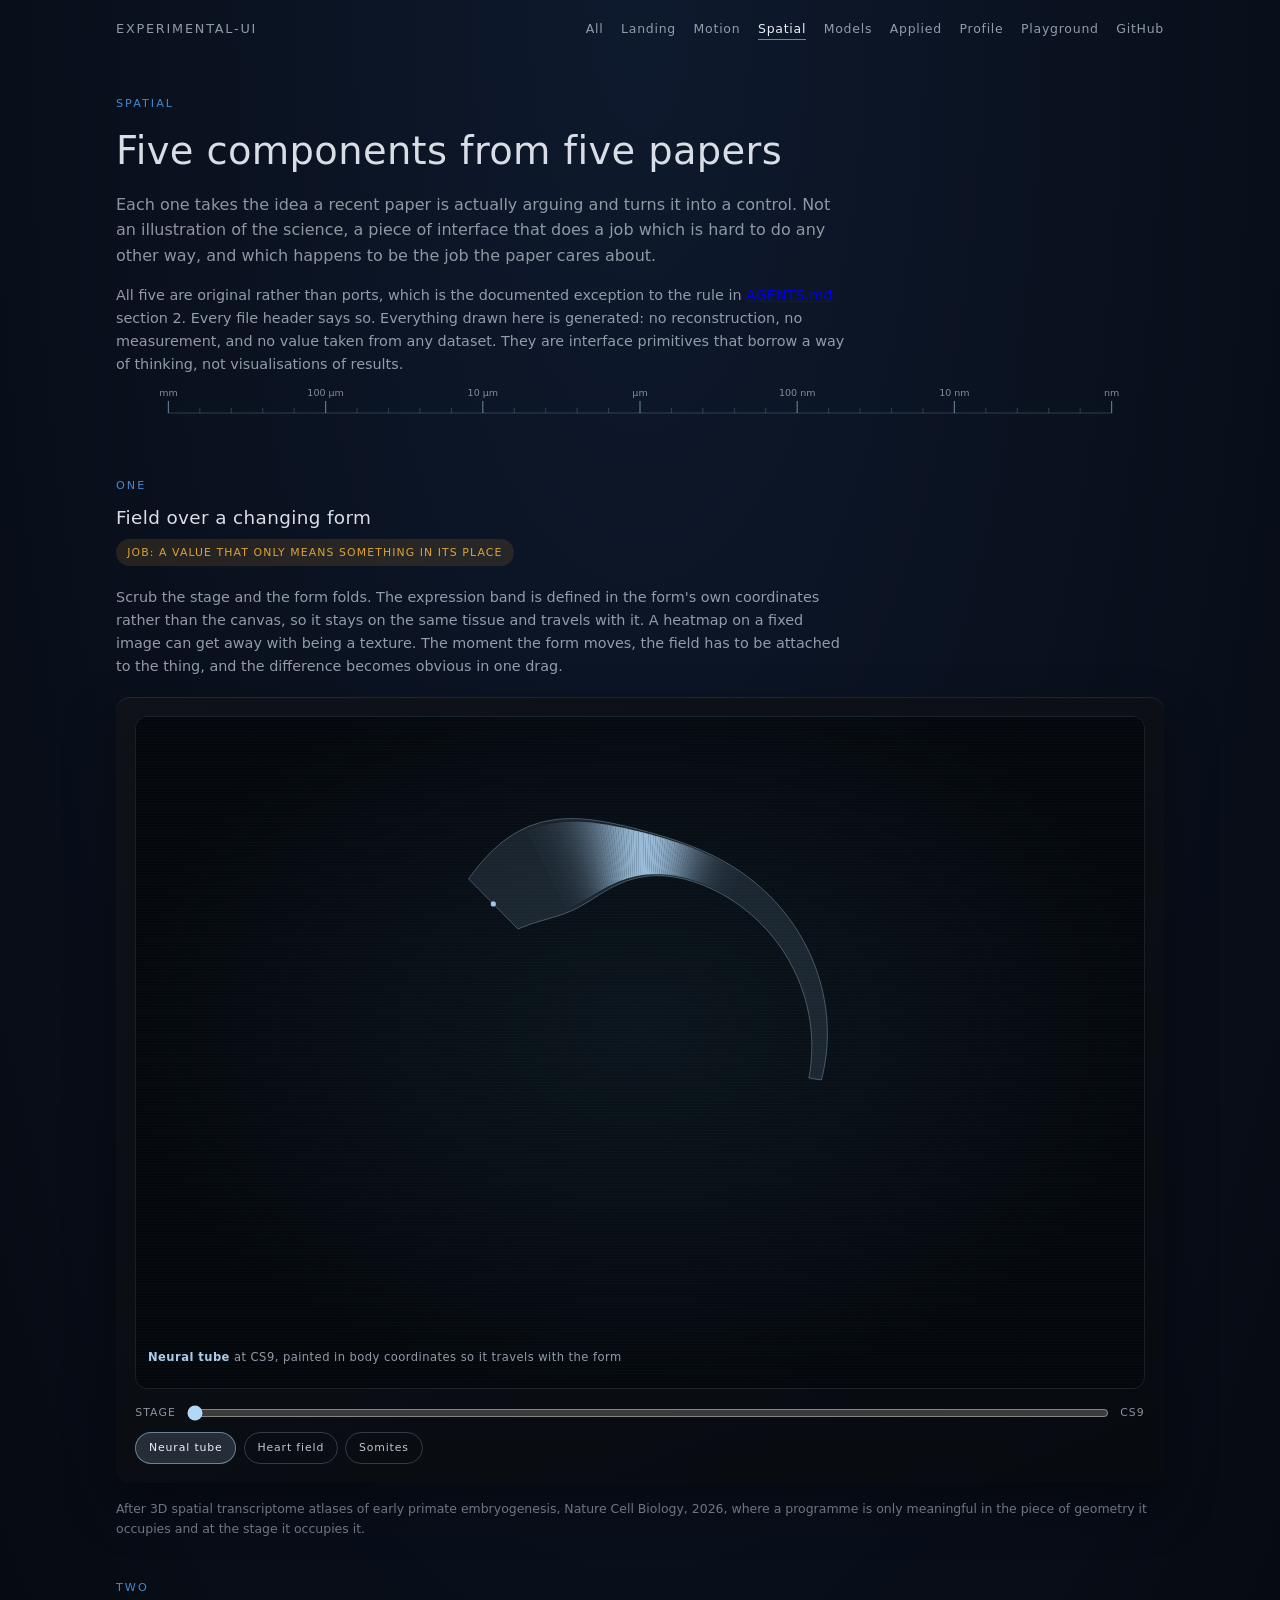
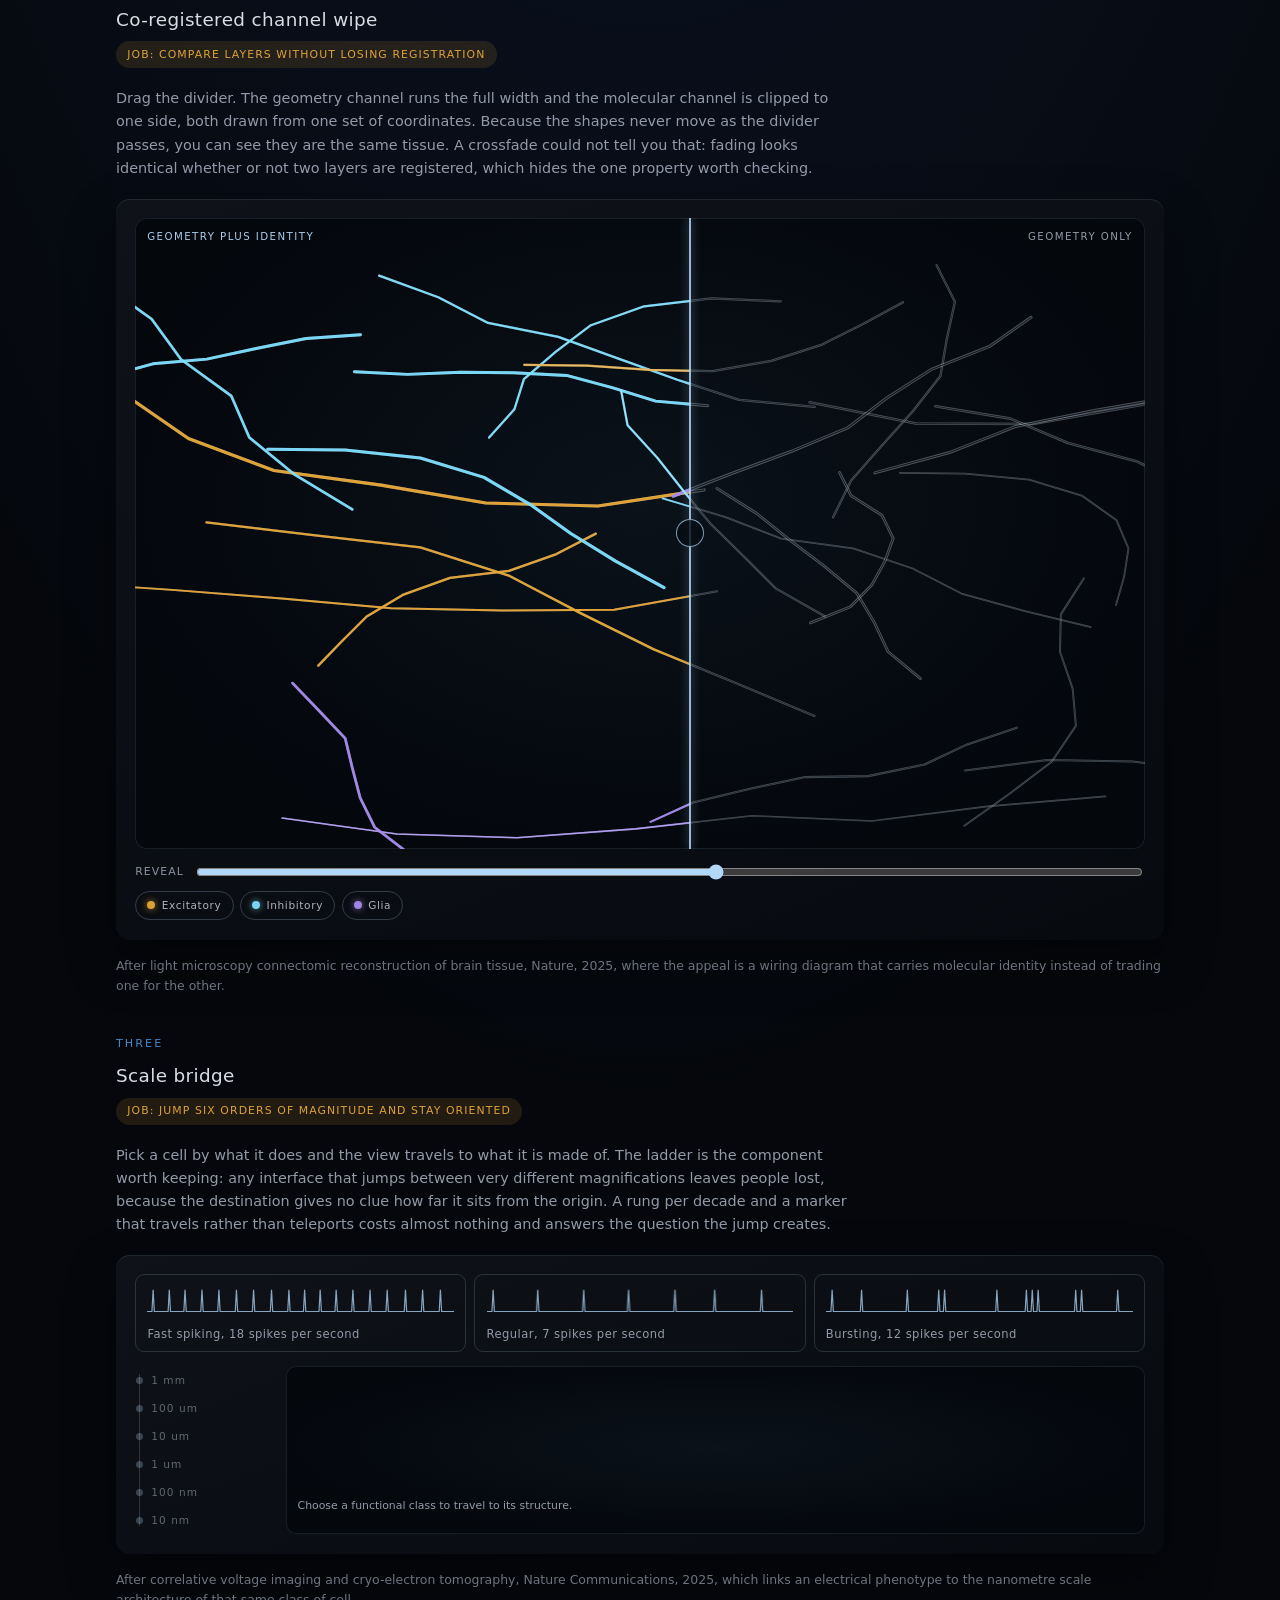
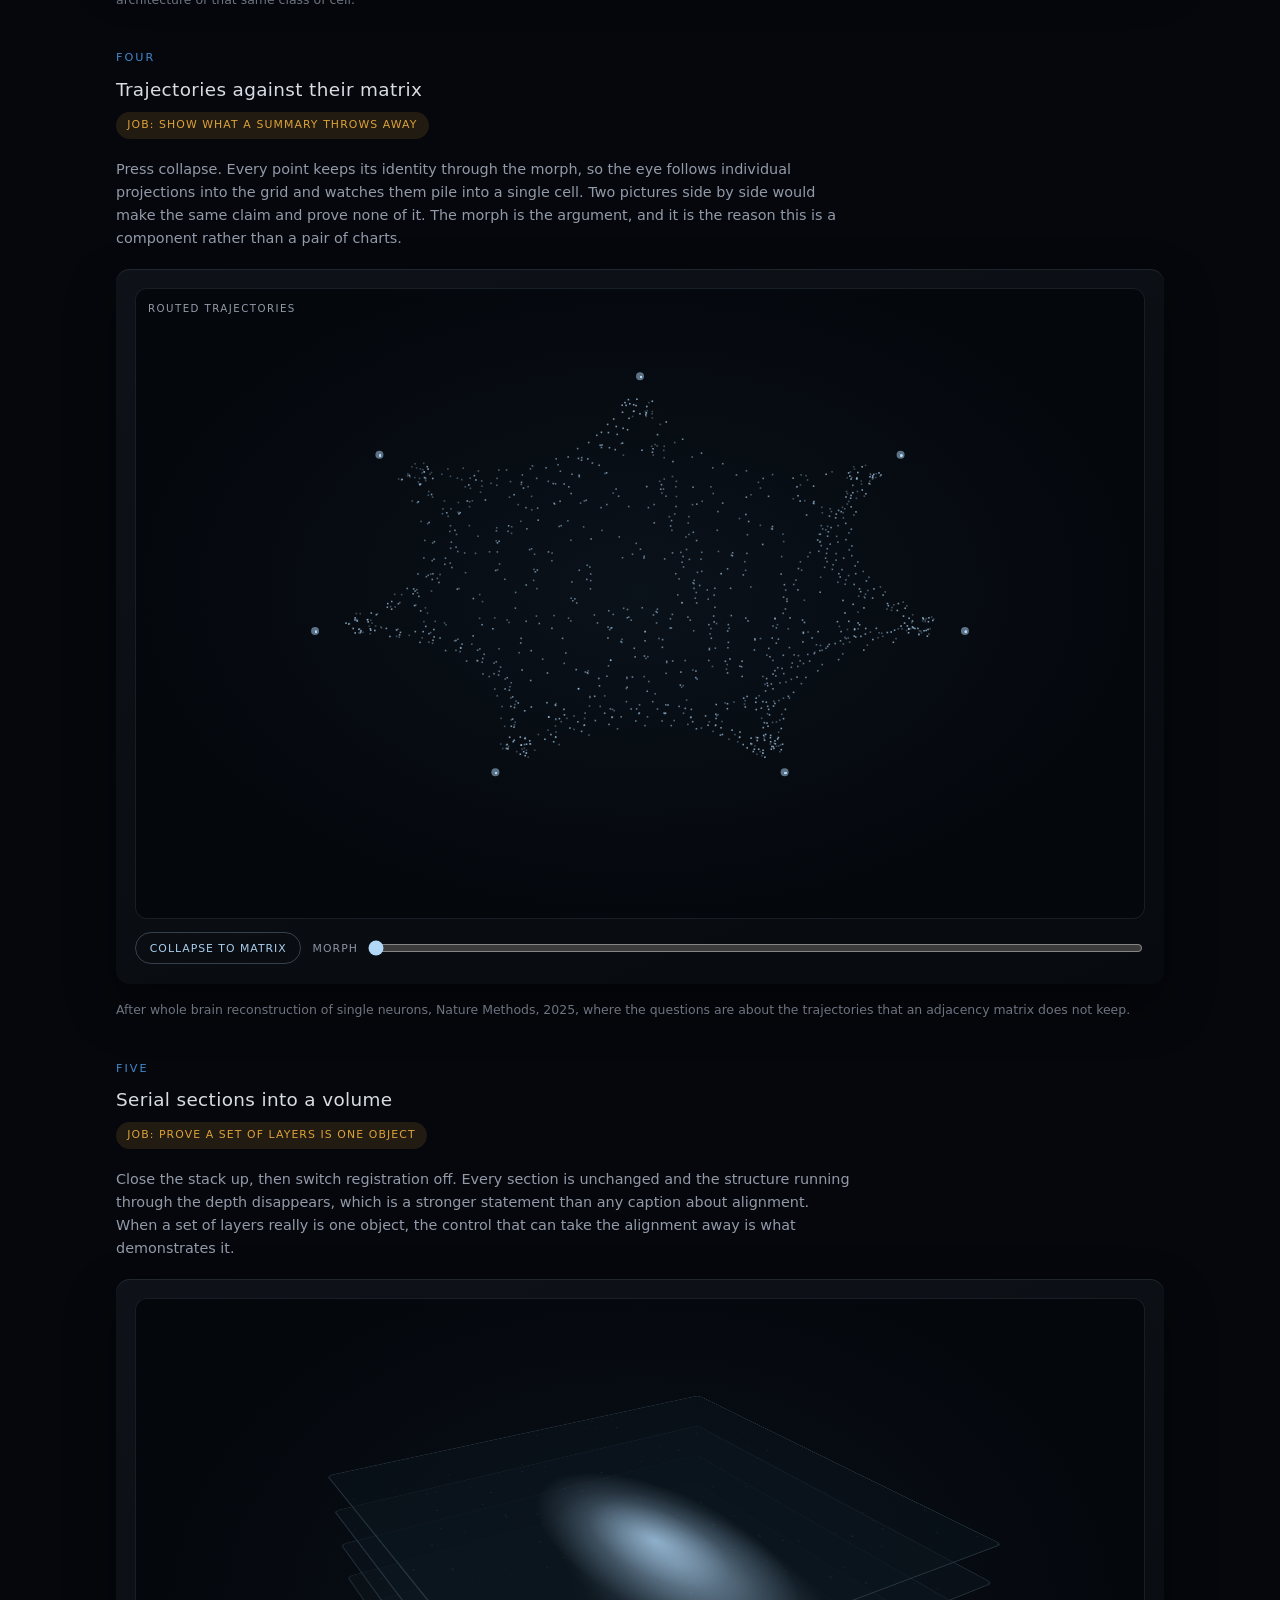
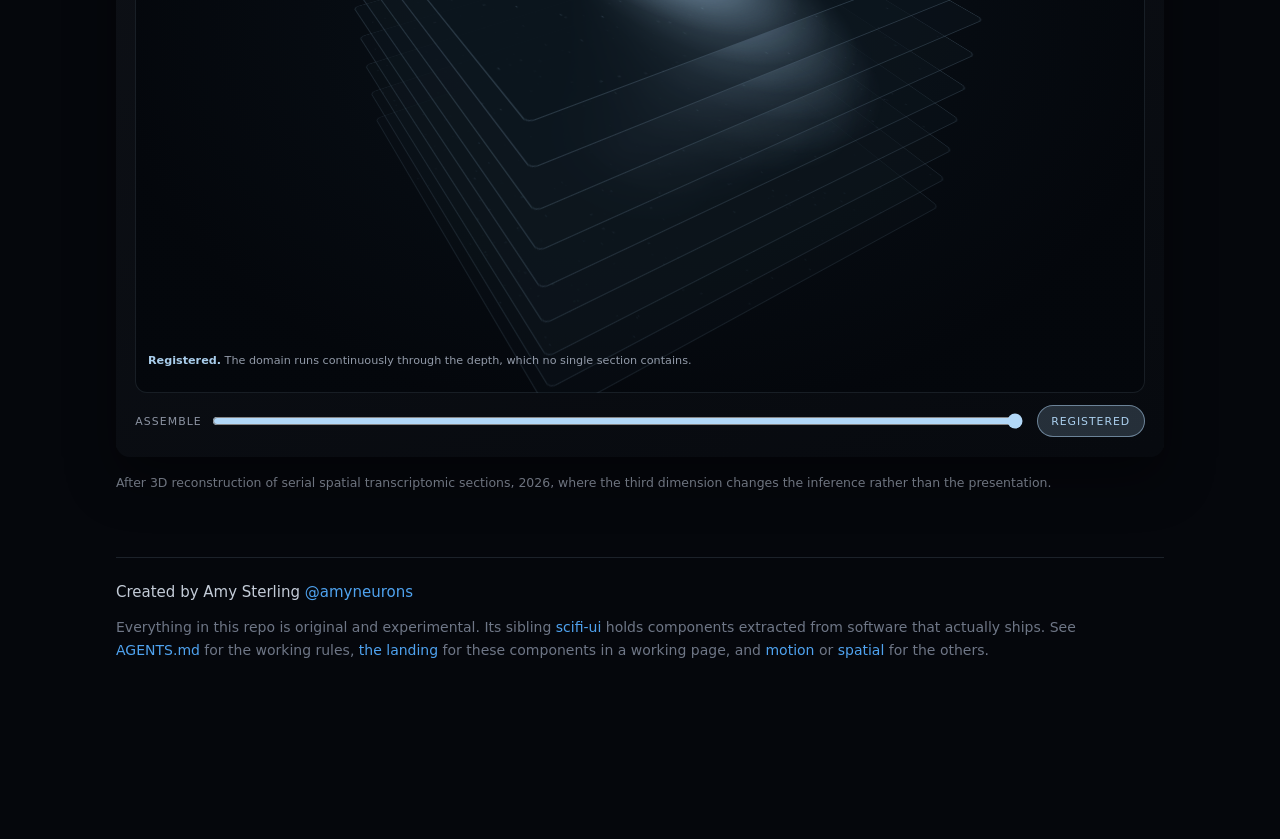
<file: components/spatial.html>
<!doctype html>
<html lang="en">
<head>
<meta charset="utf-8">
<meta name="viewport" content="width=device-width, initial-scale=1">
<title>experimental-ui spatial: field over form, channel wipe, scale bridge, projection matrix, section stack</title>

<link rel="stylesheet" href="atlas-field.css">
<link rel="stylesheet" href="channel-wipe.css">
<link rel="stylesheet" href="scale-bridge.css">
<link rel="stylesheet" href="projection-matrix.css">
<link rel="stylesheet" href="section-stack.css">

<style>
  .topnav {
    display: flex;
    align-items: baseline;
    gap: 1.1rem;
    flex-wrap: wrap;
    padding: 1.2rem 0 0;
    font-size: .78rem;
    letter-spacing: .06em;
  }
  .topnav-brand {
    margin-right: auto;
    color: rgb(var(--holo-beam, 178 216 248) / .95);
    font-size: .8rem;
    letter-spacing: .14em;
    text-transform: uppercase;
    text-decoration: none;
  }
  .topnav a { color: rgb(var(--holo-dim, 154 162 177) / .95); text-decoration: none; }
  .topnav a:hover,
  .topnav a.holo-on,
  .topnav a:focus-visible { color: rgb(var(--holo-ink, 239 244 251) / .98); }
  .topnav a[aria-current="page"] { color: rgb(var(--holo-ink, 239 244 251) / .98); border-bottom: 1px solid rgb(var(--holo-beam, 178 216 248) / .6); }
  .topnav a:focus-visible { outline: 2px solid rgb(var(--holo-beam, 178 216 248)); outline-offset: 3px; }

  /* Page chrome only. The five stylesheets above are self contained and each
     one works alone, same as everywhere else in this repo. */
  :root {
    --holo-line: 196 228 255;
    --holo-beam: 178 216 248;
    --holo-glow:  74 150 224;
    --holo-warm: 232 169  58;
    --holo-ink:  239 244 251;
    --holo-dim:  154 162 177;
    --holo-panel: 15 18 24;
  }
  * { box-sizing: border-box; }
  body {
    margin: 0;
    padding: 0 0 6rem;
    background:
      radial-gradient(ellipse 120% 70% at 50% 0%, rgb(16 30 54 / .8), transparent 70%),
      #05070c;
    color: rgb(var(--holo-ink) / .9);
    font: 400 16px/1.6 system-ui, -apple-system, "Segoe UI", Roboto, sans-serif;
    overflow-x: hidden;
  }
  .wrap { max-width: 68rem; margin: 0 auto; padding: 0 1.25rem; }
  header { padding: 4rem 0 2.5rem; }
  h1 {
    margin: 0 0 .6rem;
    font-size: clamp(1.6rem, 4vw, 2.4rem);
    font-weight: 300;
    letter-spacing: .01em;
  }
  .lede { margin: 0 0 1rem; max-width: 46rem; color: rgb(var(--holo-ink) / .58); }
  section { padding: 2.5rem 0 0; }
  h2 { margin: 0 0 .35rem; font-size: 1.15rem; font-weight: 500; letter-spacing: .02em; }
  .eyebrow {
    margin: 0 0 .5rem;
    font-size: .7rem;
    letter-spacing: .18em;
    text-transform: uppercase;
    color: rgb(var(--holo-glow) / .9);
  }
  .note { margin: 0 0 1.2rem; max-width: 46rem; font-size: .9rem; color: rgb(var(--holo-dim) / .95); }
  .job {
    display: inline-block;
    margin: 0 0 1.2rem;
    padding: .3rem .7rem;
    border-radius: 999px;
    background: rgb(var(--holo-warm) / .12);
    color: rgb(var(--holo-warm) / .95);
    font-size: .68rem;
    letter-spacing: .1em;
    text-transform: uppercase;
  }
  .source {
    margin: 1rem 0 0;
    font-size: .78rem;
    color: rgb(var(--holo-dim) / .7);
  }
  .demo {
    padding: 1.2rem;
    border-radius: 14px;
    background: linear-gradient(158deg, rgb(var(--holo-panel) / .96), rgb(7 10 15 / .96));
    box-shadow: 0 22px 50px rgb(0 0 0 / .4), inset 0 1px 0 rgb(var(--holo-line) / .1);
  }
  footer {
    margin: 4rem 0 5rem; padding-top: 1.4rem;
    border-top: 1px solid rgb(var(--holo-line) / .12);
    color: #6E7686; font-size: 14px; line-height: 1.7;
  }
  footer .credit { margin: 0 0 10px; color: #C4CCD8; font-size: 15px; }
  footer a { color: #4FA3F0; text-decoration: none; }
  footer a:hover, footer a:focus-visible { text-decoration: underline; }

  /* hero landing state: a one shot that settles, per section 7 */
  header.hero-band { position: relative; padding: 3.4rem 0 2.6rem; }
  .hero-cv { position: absolute; inset: 0; width: 100%; height: 100%; display: block; pointer-events: none; }
  .hero-fg { position: relative; }
</style>
</head>
<body>

<div class="wrap">

  <nav class="topnav" aria-label="Experiments">
    <a class="topnav-brand" href="../index.html">experimental-UI</a>
    <a href="all.html">All</a>
    <a href="../index.html">Landing</a>
    <a href="motion.html">Motion</a>
    <a href="spatial.html" aria-current="page">Spatial</a>
    <a href="models.html">Models</a>
    <a href="applied.html">Applied</a>
    <a href="profile.html">Profile</a>
    <a href="playground.html">Playground</a>
    <a href="https://github.com/amyleesterling/experimental-UI" rel="noopener">GitHub</a>
  </nav>

  <header class="hero-band">
    <canvas class="hero-cv" id="hero-cv" aria-hidden="true"></canvas>
    <div class="hero-fg">
      <p class="eyebrow">Spatial</p>
      <h1>Five components from five papers</h1>
      <p class="lede">
        Each one takes the idea a recent paper is actually arguing and turns it
        into a control. Not an illustration of the science, a piece of interface
        that does a job which is hard to do any other way, and which happens to
        be the job the paper cares about.
      </p>
      <p class="note">
        All five are original rather than ports, which is the documented
        exception to the rule in <a href="../AGENTS.md">AGENTS.md</a> section 2.
        Every file header says so. Everything drawn here is generated: no
        reconstruction, no measurement, and no value taken from any dataset.
        They are interface primitives that borrow a way of thinking, not
        visualisations of results.
      </p>
    </div>
  </header>

  <!-- ============================================================ 1 -->
  <section>
    <p class="eyebrow">One</p>
    <h2>Field over a changing form</h2>
    <p class="job">Job: a value that only means something in its place</p>
    <p class="note">
      Scrub the stage and the form folds. The expression band is defined in the
      form's own coordinates rather than the canvas, so it stays on the same
      tissue and travels with it. A heatmap on a fixed image can get away with
      being a texture. The moment the form moves, the field has to be attached
      to the thing, and the difference becomes obvious in one drag.
    </p>
    <div class="demo"><div id="atlas"></div></div>
    <p class="source">
      After 3D spatial transcriptome atlases of early primate embryogenesis,
      Nature Cell Biology, 2026, where a programme is only meaningful in the
      piece of geometry it occupies and at the stage it occupies it.
    </p>
  </section>

  <!-- ============================================================ 2 -->
  <section>
    <p class="eyebrow">Two</p>
    <h2>Co-registered channel wipe</h2>
    <p class="job">Job: compare layers without losing registration</p>
    <p class="note">
      Drag the divider. The geometry channel runs the full width and the
      molecular channel is clipped to one side, both drawn from one set of
      coordinates. Because the shapes never move as the divider passes, you can
      see they are the same tissue. A crossfade could not tell you that: fading
      looks identical whether or not two layers are registered, which hides the
      one property worth checking.
    </p>
    <div class="demo"><div id="channel"></div></div>
    <p class="source">
      After light microscopy connectomic reconstruction of brain tissue,
      Nature, 2025, where the appeal is a wiring diagram that carries molecular
      identity instead of trading one for the other.
    </p>
  </section>

  <!-- ============================================================ 3 -->
  <section>
    <p class="eyebrow">Three</p>
    <h2>Scale bridge</h2>
    <p class="job">Job: jump six orders of magnitude and stay oriented</p>
    <p class="note">
      Pick a cell by what it does and the view travels to what it is made of.
      The ladder is the component worth keeping: any interface that jumps
      between very different magnifications leaves people lost, because the
      destination gives no clue how far it sits from the origin. A rung per
      decade and a marker that travels rather than teleports costs almost
      nothing and answers the question the jump creates.
    </p>
    <div class="demo"><div id="bridge"></div></div>
    <p class="source">
      After correlative voltage imaging and cryo-electron tomography, Nature
      Communications, 2025, which links an electrical phenotype to the
      nanometre scale architecture of that same class of cell.
    </p>
  </section>

  <!-- ============================================================ 4 -->
  <section>
    <p class="eyebrow">Four</p>
    <h2>Trajectories against their matrix</h2>
    <p class="job">Job: show what a summary throws away</p>
    <p class="note">
      Press collapse. Every point keeps its identity through the morph, so the
      eye follows individual projections into the grid and watches them pile
      into a single cell. Two pictures side by side would make the same claim
      and prove none of it. The morph is the argument, and it is the reason
      this is a component rather than a pair of charts.
    </p>
    <div class="demo"><div id="project"></div></div>
    <p class="source">
      After whole brain reconstruction of single neurons, Nature Methods, 2025,
      where the questions are about the trajectories that an adjacency matrix
      does not keep.
    </p>
  </section>

  <!-- ============================================================ 5 -->
  <section>
    <p class="eyebrow">Five</p>
    <h2>Serial sections into a volume</h2>
    <p class="job">Job: prove a set of layers is one object</p>
    <p class="note">
      Close the stack up, then switch registration off. Every section is
      unchanged and the structure running through the depth disappears, which
      is a stronger statement than any caption about alignment. When a set of
      layers really is one object, the control that can take the alignment away
      is what demonstrates it.
    </p>
    <div class="demo"><div id="stack"></div></div>
    <p class="source">
      After 3D reconstruction of serial spatial transcriptomic sections, 2026,
      where the third dimension changes the inference rather than the
      presentation.
    </p>
  </section>

  <footer>
    <p class="credit">Created by Amy Sterling
      <a href="https://x.com/amyneurons" rel="me noopener">@amyneurons</a></p>
    Everything in this repo is original and experimental. Its sibling
    <a href="https://github.com/amyleesterling/scifi-ui">scifi-ui</a> holds components extracted from software that
    actually ships. See <a href="../AGENTS.md">AGENTS.md</a> for the working
    rules, <a href="../index.html">the landing</a> for these components in a
    working page, and <a href="motion.html">motion</a> or <a href="spatial.html">spatial</a> for
    the others.
  </footer>

</div>

<script src="../hologram-tap.js"></script>
<script src="atlas-field.js"></script>
<script src="channel-wipe.js"></script>
<script src="scale-bridge.js"></script>
<script src="projection-matrix.js"></script>
<script src="section-stack.js"></script>
<script>
(function () {
  "use strict";
  holoAtlas(document.getElementById("atlas"));
  holoChannel(document.getElementById("channel"));
  holoBridge(document.getElementById("bridge"));
  holoProject(document.getElementById("project"));
  holoStack(document.getElementById("stack"));
})();
</script>

<script>
(function () {
  "use strict";
  var reduced = matchMedia("(prefers-reduced-motion: reduce)").matches;
  var cv = document.getElementById("hero-cv");
  if (!cv) return;
  var ctx = cv.getContext("2d");
  var TAU = Math.PI * 2;
  function fit() {
    var dpr = Math.min(devicePixelRatio || 1, 2);
    var r = cv.getBoundingClientRect();
    var w = Math.max(1, Math.round(r.width * dpr));
    var h = Math.max(1, Math.round(r.height * dpr));
    if (cv.width !== w || cv.height !== h) { cv.width = w; cv.height = h; }
    return dpr;
  }
  function clamp01(v) { return v < 0 ? 0 : v > 1 ? 1 : v; }

  /* the page's own scale bridge, drawn as a cascading ruler */
  var LABELS = ["mm", "100 \u00b5m", "10 \u00b5m", "\u00b5m", "100 nm", "10 nm", "nm"];
  function draw(u) {
    var dpr = fit(), W = cv.width, H = cv.height;
    ctx.clearRect(0, 0, W, H);
    var y = H - 24 * dpr, x0 = W * 0.05, x1 = W * 0.95;
    var lx = x0 + (x1 - x0) * clamp01(u * 1.15);
    ctx.lineWidth = 1 * dpr;
    ctx.strokeStyle = "rgba(178,216,248,0.22)";
    ctx.beginPath(); ctx.moveTo(x0, y); ctx.lineTo(lx, y); ctx.stroke();
    ctx.font = (9.5 * dpr) + "px system-ui, sans-serif";
    ctx.textAlign = "center";
    for (var k = 0; k < 7; k++) {
      var x = x0 + (x1 - x0) * k / 6;
      var g = clamp01((u * 8.2 - k) / 1.5);
      if (g <= 0) continue;
      var hh = 12 * dpr * (1 - Math.pow(1 - g, 3));
      ctx.strokeStyle = "rgba(178,216,248," + (0.5 * g).toFixed(3) + ")";
      ctx.lineWidth = 1.2 * dpr;
      ctx.beginPath(); ctx.moveTo(x, y); ctx.lineTo(x, y - hh); ctx.stroke();
      ctx.fillStyle = "rgba(154,162,177," + (0.85 * g).toFixed(3) + ")";
      ctx.fillText(LABELS[k], x, y - 17 * dpr);
      if (k < 6) {
        for (var m = 1; m < 5; m++) {
          var gm = clamp01((u * 8.2 - k - m / 5 - 0.25) / 1.3);
          if (gm <= 0) continue;
          var xm = x + (x1 - x0) / 6 * m / 5;
          ctx.strokeStyle = "rgba(178,216,248," + (0.22 * gm).toFixed(3) + ")";
          ctx.lineWidth = 1 * dpr;
          ctx.beginPath(); ctx.moveTo(xm, y); ctx.lineTo(xm, y - 5 * dpr * gm); ctx.stroke();
        }
      }
    }
  }
  var t = 0, shown = 0, raf = 0, last = 0, backstop = 0, done = false;
  var DUR = 2.6;
  function ease(v) { return 1 - Math.pow(1 - v, 3); }
  function land() {
    done = true;
    if (raf) { cancelAnimationFrame(raf); raf = 0; }
    clearTimeout(backstop);
    shown = 1; draw(1);
  }
  function loop(now) {
    if (!last) last = now;
    var dt = Math.min((now - last) / 1000, 0.05); last = now;
    t = Math.min(1, t + dt / DUR);
    shown = ease(t);
    draw(shown);
    if (t >= 1) { land(); return; }
    raf = requestAnimationFrame(loop);
  }
  new ResizeObserver(function () { draw(done ? 1 : shown); }).observe(cv);
  if (reduced) { land(); }
  else {
    backstop = setTimeout(land, DUR * 1000 + 2500);
    raf = requestAnimationFrame(loop);
  }
})();
</script>

</body>
</html>
</file>
<file: components/wave-progress.css>
/* ---- travelling wave activity (holowave) ---------------------------------
   Pairs with wave-progress.js.

   An activity bar whose light travels along the track instead of pulsing in
   place. A pulsing bar says "something is happening". A travelling one says
   which way the work is moving, and a determinate one can carry a real value
   at the same time, because the packet runs inside the filled part only.

   Original component, not a port. The idea comes from travelling wave
   recordings in cortex, where a wave of activity crosses the surface rather
   than every site lighting at once. The maths is in the js file, and it is
   ordinary wave maths, not a claim about anybody's data.

   Two parts, usable separately:
     .holowave       the bar
     .holowave-edge  the same packet running around a panel border

   The bar is ambient while it is busy, so it loops. It stops when the work
   stops, and it stops when it scrolls out of view.
--------------------------------------------------------------------------- */

.holowave {
  --holowave-tint: var(--holo-beam, 178 216 248);
  display: grid;
  gap: .5rem;
  max-width: 100%;
}

.holowave-head {
  display: flex;
  align-items: baseline;
  justify-content: space-between;
  gap: 1rem;
  font-size: .8rem;
  letter-spacing: .02em;
  color: rgb(var(--holo-dim, 154 162 177) / .95);
}

.holowave-value {
  font-variant-numeric: tabular-nums;
  color: rgb(var(--holowave-tint) / .95);
}

/* The track clips the canvas, so no packet can ever contribute scroll width
   at the moment it reaches the end of its travel. */
.holowave-track {
  position: relative;
  height: 10px;
  overflow: hidden;
  border-radius: 6px;
  background: rgb(var(--holo-line, 196 228 255) / .07);
  box-shadow: inset 0 0 0 1px rgb(var(--holo-line, 196 228 255) / .12);
}

.holowave-track canvas {
  position: absolute;
  inset: 0;
  display: block;
  width: 100%;
  height: 100%;
}

/* The rest position matters as much as the motion. A bar that is done should
   read as done with no animation running behind it. */
.holowave.is-idle .holowave-track { box-shadow: inset 0 0 0 1px rgb(var(--holo-line, 196 228 255) / .1); }

/* Finished is a state, not an absence: the track keeps a quiet settled glow
   and the value reads a touch brighter, so done looks done at a glance. */
.holowave.is-complete .holowave-track {
  box-shadow: inset 0 0 0 1px rgb(var(--holowave-tint) / .38),
              0 0 10px rgb(var(--holowave-tint) / .14);
}
.holowave.is-complete .holowave-value { color: rgb(var(--holowave-tint) / 1); }

/* ---- the same packet, running a panel border ---------------------------- */

.holowave-edge {
  position: relative;
}

.holowave-edge > svg {
  position: absolute;
  inset: 0;
  width: 100%;
  height: 100%;
  overflow: visible;
  pointer-events: none;
  z-index: 2;
}

.holowave-edge-track {
  fill: none;
  stroke: rgb(var(--holo-line, 196 228 255) / .14);
  stroke-width: 1;
}

.holowave-edge-packet {
  fill: none;
  stroke: rgb(var(--holo-beam, 178 216 248) / .95);
  stroke-width: 1.75;
  stroke-linecap: round;
  filter: drop-shadow(0 0 5px rgb(var(--holo-glow, 74 150 224) / .8));
}

/* The trailing head runs a beat behind the leading one, so the boundary reads
   as carrying a signal with a direction rather than glowing on and off. */
.holowave-edge-packet.is-trail {
  stroke: rgb(var(--holo-glow, 74 150 224) / .55);
  stroke-width: 1.25;
  filter: none;
}

/* Hover and its tap path ship together, per the rule in AGENTS.md section 5.
   .holo-on comes from hologram-tap.js, so a finger reaches the same state a
   pointer does. Brightening the border on attention is the whole affordance,
   and hiding it on touch would withhold the component from a phone. */
.holowave-edge:hover .holowave-edge-packet,
.holowave-edge:focus-within .holowave-edge-packet,
.holowave-edge.holo-on .holowave-edge-packet {
  stroke-width: 2.25;
  filter: drop-shadow(0 0 8px rgb(var(--holo-glow, 74 150 224) / .95));
}

@media (prefers-reduced-motion: reduce) {
  /* The js stops integrating, so the packet holds still. The class selector is
     named here too, or a tap would resurrect what the preference suppressed. */
  .holowave-edge:hover .holowave-edge-packet,
  .holowave-edge:focus-within .holowave-edge-packet,
  .holowave-edge.holo-on .holowave-edge-packet {
    filter: none;
  }
}
</file>
<file: components/sync-cluster.css>
/* ---- coupled oscillator cluster (holosync) --------------------------------
   Pairs with sync-cluster.js.

   A set of status lights that are genuinely independent oscillators. Left
   uncoupled they drift apart, because each one runs at its own natural rate.
   Raise the coupling and they pull each other into step and lock, all on
   their own. Nothing sequences them and there is no shared timeline.

   Why it earns its place in a UI: coherence is a real state worth showing.
   A row of lights blinking in lockstep from the first frame is a decoration.
   A row that starts scattered and visibly comes into step when a system
   connects tells you the subsystems agree, and the coherence readout under it
   is the actual order parameter, not a number chosen to look busy.

   Original component, not a port. The model is Kuramoto, 1975, and the maths
   is in the js file.

   Ambient while it is live and in view, per AGENTS.md section 3. It stops on
   scroll out and it stops when the panel is put to sleep.
--------------------------------------------------------------------------- */

.holosync {
  --holosync-tint: var(--holo-beam, 178 216 248);
  --holosync-warm: var(--holo-warm, 232 169 58);
  display: grid;
  gap: 1rem;
  padding: 1.1rem 1.15rem 1.2rem;
  border-radius: 12px;
  background: linear-gradient(160deg, rgb(var(--holo-panel, 15 18 24) / .95), rgb(8 11 16 / .95));
  box-shadow: inset 0 1px 0 rgb(var(--holo-line, 196 228 255) / .1),
              inset 0 0 0 1px rgb(var(--holo-line, 196 228 255) / .09);
}

.holosync-head {
  display: flex;
  align-items: baseline;
  justify-content: space-between;
  gap: 1rem;
}

.holosync-title {
  font-size: .95rem;
  font-weight: 500;
  color: rgb(var(--holo-ink, 239 244 251) / .92);
}

.holosync-state {
  font-size: .72rem;
  letter-spacing: .12em;
  text-transform: uppercase;
  color: rgb(var(--holo-dim, 154 162 177) / .9);
}

.holosync.is-locked .holosync-state { color: rgb(var(--holosync-tint) / .95); }

/* ---- the oscillators --------------------------------------------------- */

.holosync-nodes {
  display: grid;
  grid-template-columns: repeat(auto-fit, minmax(64px, 1fr));
  gap: .55rem;
  margin: 0;
  padding: 0;
  list-style: none;
}

.holosync-node {
  --lit: 0;
  display: grid;
  justify-items: center;
  gap: .4rem;
  padding: .6rem .3rem .5rem;
  border-radius: 8px;
  background: rgb(var(--holo-line, 196 228 255) / .035);
  box-shadow: inset 0 0 0 1px rgb(var(--holo-line, 196 228 255) / .07);
}

/* The dot reads the oscillator's phase directly. One custom property carries
   it, so the js writes a number and the stylesheet owns every colour. */
.holosync-dot {
  width: 13px;
  height: 13px;
  border-radius: 50%;
  background: rgb(var(--holosync-tint) / calc(.12 + var(--lit) * .88));
  box-shadow: 0 0 calc(var(--lit) * 14px) rgb(var(--holosync-tint) / calc(var(--lit) * .9));
}

.holosync-name {
  font-size: .66rem;
  letter-spacing: .06em;
  text-align: center;
  color: rgb(var(--holo-dim, 154 162 177) / .85);
}

/* Hover and its tap path ship together, per AGENTS.md section 5. Attention on
   a node surfaces its natural frequency, which is the fact that explains why
   it drifts when the coupling is down. */
.holosync-node:hover,
.holosync-node:focus-within,
.holosync-node.holo-on {
  background: rgb(var(--holo-line, 196 228 255) / .08);
}

.holosync-freq {
  font-size: .6rem;
  font-variant-numeric: tabular-nums;
  color: rgb(var(--holosync-warm) / .8);
  opacity: 0;
  transition: opacity .18s ease;
}

.holosync-node:hover .holosync-freq,
.holosync-node:focus-within .holosync-freq,
.holosync-node.holo-on .holosync-freq {
  opacity: 1;
}

/* ---- coherence readout -------------------------------------------------- */

.holosync-order { display: grid; gap: .4rem; }

.holosync-order-head {
  display: flex;
  align-items: baseline;
  justify-content: space-between;
  font-size: .72rem;
  letter-spacing: .04em;
  color: rgb(var(--holo-dim, 154 162 177) / .95);
}

.holosync-order-value {
  font-variant-numeric: tabular-nums;
  color: rgb(var(--holosync-tint) / .95);
}

.holosync-meter {
  --r: 0;
  position: relative;
  height: 6px;
  overflow: hidden;
  border-radius: 4px;
  background: rgb(var(--holo-line, 196 228 255) / .08);
}

.holosync-meter i {
  position: absolute;
  inset: 0 auto 0 0;
  width: calc(var(--r) * 100%);
  border-radius: 4px;
  background: linear-gradient(90deg,
              rgb(var(--holosync-tint) / .35), rgb(var(--holosync-tint) / .95));
  /* the readout is throttled to about 8 Hz, so the bar glides between
     reports instead of stepping */
  transition: width .16s linear;
}

/* One bloom at the instant of lock. The class comes off on a timer, per the
   replay rule: a one-shot class that never comes off can never fire again. */
.holosync.is-locking .holosync-dot {
  animation: holosync-lockbloom .8s ease-out 1;
}
@keyframes holosync-lockbloom {
  30% {
    background: rgb(var(--holosync-tint) / 1);
    box-shadow: 0 0 18px rgb(var(--holosync-tint) / .95),
                0 0 3px rgb(255 255 255 / .8);
  }
}

/* ---- controls ----------------------------------------------------------- */

.holosync-controls {
  display: flex;
  align-items: center;
  gap: .85rem;
  flex-wrap: wrap;
}

.holosync-controls label {
  display: flex;
  align-items: center;
  gap: .5rem;
  font-size: .7rem;
  letter-spacing: .1em;
  text-transform: uppercase;
  color: rgb(var(--holo-dim, 154 162 177) / .9);
}

.holosync-controls input[type="range"] {
  width: 122px;
  accent-color: rgb(var(--holosync-tint));
}

.holosync-btn {
  border: 1px solid rgb(var(--holo-line, 196 228 255) / .25);
  border-radius: 999px;
  background: transparent;
  color: rgb(var(--holosync-tint) / .95);
  font: inherit;
  font-size: .7rem;
  letter-spacing: .1em;
  text-transform: uppercase;
  padding: .45rem .9rem;
  cursor: pointer;
}

.holosync-btn:hover,
.holosync-btn.holo-on { background: rgb(var(--holosync-tint) / .12); }
.holosync-btn:focus-visible { outline: 2px solid rgb(var(--holosync-tint)); outline-offset: 2px; }

@media (prefers-reduced-motion: reduce) {
  /* The js holds the oscillators at their locked phase instead of integrating,
     so the cluster still reads as coherent without anything moving. The glow
     is dropped here too, or a tap would restore what the preference removed.
     The lock bloom is a celebration, which is decoration, so it goes too. */
  .holosync-dot { box-shadow: none; }
  .holosync.is-locking .holosync-dot { animation: none; }
  .holosync-meter i { transition: none; }
}
</file>
<file: components/action-state.css>
/* ---- the whole button lifecycle (holoaction) ------------------------------
   Pairs with action-state.js.

   One control, four states, and each one moved by the model that actually
   suits it rather than by a shared easing curve:

     press      a spring, so a release carries velocity and can overshoot
     sending    a travelling packet, so waiting has a direction
     success    the packet settles and a mark arrives on the same spring
     failure    the same spring underdamped, which rings instead of shaking

   The failure state is the one worth arguing for. A canned shake keyframe is
   an animation played at somebody. A spring given too little damping rings
   because that is what an underdamped system does, and it settles honestly
   instead of stopping dead on the last frame.

   Visual component only. There is no request, no form and no field with a
   name. Wire .run() to your own call.

   The packet loops only while the control is genuinely busy and stops the
   moment it is not, per AGENTS.md section 3.
--------------------------------------------------------------------------- */

.holoaction {
  --holoaction-tint: var(--holo-beam, 178 216 248);
  --holoaction-good: 126 224 176;
  --holoaction-bad: 236 130 130;
  --press: 0;
  --shift: 0;

  position: relative;
  display: inline-flex;
  align-items: center;
  justify-content: center;
  gap: .55rem;
  min-height: 44px;
  padding: .7rem 1.4rem;
  overflow: hidden;
  border: 1px solid rgb(var(--holoaction-tint) / .32);
  border-radius: 999px;
  background: rgb(var(--holoaction-tint) / .1);
  color: rgb(var(--holo-ink, 239 244 251) / .95);
  font: inherit;
  font-size: .82rem;
  letter-spacing: .06em;
  cursor: pointer;
  /* two properties, so the press scale and the failure ring never fight over
     one transform, the trick noted in AGENTS.md section 4 */
  transform: scale(calc(1 - var(--press) * .045));
  translate: calc(var(--shift) * 1px) 0;
}

.holoaction:focus-visible { outline: 2px solid rgb(var(--holoaction-tint)); outline-offset: 3px; }

/* Hover ships its tap path in the same commit, per AGENTS.md section 5. */
.holoaction:hover,
.holoaction.holo-on { background: rgb(var(--holoaction-tint) / .17); }

.holoaction[aria-disabled="true"] { cursor: progress; }

/* the packet lives under the label and is clipped by the pill */
.holoaction-wave {
  position: absolute;
  inset: 0;
  opacity: 0;
  transition: opacity .18s ease;
  pointer-events: none;
}
.holoaction.is-sending .holoaction-wave { opacity: 1; }
.holoaction-wave canvas { position: absolute; inset: 0; width: 100%; height: 100%; display: block; }

.holoaction-label { position: relative; z-index: 1; }

/* the mark arrives on the spring, so it lands rather than appearing */
.holoaction-mark {
  --in: 0;
  position: relative;
  z-index: 1;
  width: 15px;
  height: 15px;
  flex: 0 0 auto;
  margin-left: -.55rem;
  opacity: var(--in);
  scale: calc(.4 + var(--in) * .6);
  transform-origin: 50% 50%;
}
.holoaction-mark svg { display: block; width: 100%; height: 100%; overflow: visible; }
.holoaction-mark path {
  fill: none;
  stroke-width: 2.2;
  stroke-linecap: round;
  stroke-linejoin: round;
  stroke: rgb(var(--holoaction-good));
  /* the mark draws itself from the same spring value that scales it, tip to
     tail, which is why it feels like it lands rather than fades. min() clamps
     the spring's overshoot so the draw finishes clean at the tip. */
  stroke-dasharray: 1;
  stroke-dashoffset: calc(1 - min(1, var(--in, 0)));
}
/* one ring on success, released from the button's edge and gone. The class
   is re-applied on each new success, so the animation name recomputes and the
   ring can fire again. */
.holoaction:after {
  content: "";
  position: absolute;
  inset: -2px;
  border-radius: inherit;
  border: 1px solid rgb(var(--holoaction-good) / 0);
  opacity: 0;
  pointer-events: none;
}
.holoaction.is-done:after { animation: holoaction-ring .65s ease-out 1; }
@keyframes holoaction-ring {
  from { opacity: .85; transform: scale(.94); border-color: rgb(var(--holoaction-good) / .8); }
  to   { opacity: 0;   transform: scale(1.18); border-color: rgb(var(--holoaction-good) / 0); }
}
.holoaction.is-done { border-color: rgb(var(--holoaction-good) / .5); background: rgb(var(--holoaction-good) / .14); }
.holoaction.is-done .holoaction-mark { margin-left: 0; }
.holoaction.is-failed { border-color: rgb(var(--holoaction-bad) / .55); background: rgb(var(--holoaction-bad) / .14); }
.holoaction.is-failed .holoaction-mark { margin-left: 0; }
.holoaction.is-failed .holoaction-mark path { stroke: rgb(var(--holoaction-bad)); }

/* the status line, announced once rather than on every frame */
.holoaction-status {
  position: absolute;
  width: 1px; height: 1px;
  margin: -1px; padding: 0;
  overflow: hidden;
  clip-path: inset(50%);
  white-space: nowrap;
  border: 0;
}

@media (prefers-reduced-motion: reduce) {
  /* the js stops integrating and jumps to each state, so the control still
     reports what happened without anything moving. The ring is a celebration,
     which is decoration, so it goes; the drawn mark lands complete. */
  .holoaction { transform: none; translate: none; }
  .holoaction-mark { scale: 1; }
  .holoaction-mark path { stroke-dashoffset: 0; }
  .holoaction.is-done:after { animation: none; }
}
</file>
<file: components/arrival.css>
/* ---- things that just arrived (holoarrive) --------------------------------
   Pairs with arrival.js.

   New items land on a spring and carry a mark that decays on its own. Two
   separate jobs that usually get conflated:

   The entrance says something arrived. The mark says you have not seen it yet,
   and it has to outlive the entrance, because a person who looked away for two
   seconds missed the entrance entirely and the interface still owes them the
   answer. A list that only animates is a list that lies to anybody who blinked.

   The stagger carries a small deterministic offset per item rather than a flat
   multiple of the index, so a batch reads as several things arriving instead of
   one mechanical sweep across the list.

   Nothing loops. Each arrival settles and the mark decays once.
--------------------------------------------------------------------------- */

.holoarrive { display: grid; gap: .5rem; }

.holoarrive-item {
  --in: 1;
  --fresh: 0;
  position: relative;
  display: flex;
  align-items: center;
  gap: .7rem;
  padding: .7rem .85rem;
  border-radius: 9px;
  background: rgb(var(--holo-line, 196 228 255) / .04);
  box-shadow: inset 0 0 0 1px rgb(var(--holo-line, 196 228 255) / .08);
  color: rgb(var(--holo-ink, 239 244 251) / .88);
  font-size: .86rem;
  /* the entrance rides two properties so the settle and the lift never fight */
  opacity: var(--in);
  translate: 0 calc((1 - var(--in)) * -10px);
}

/* the unseen mark, driven by its own value so it can outlast the entrance */
.holoarrive-item:before {
  content: "";
  position: absolute;
  left: 0;
  top: 10%;
  bottom: 10%;
  width: 2px;
  border-radius: 2px;
  background: rgb(var(--holo-warm, 232 169 58) / calc(var(--fresh) * .95));
  box-shadow: 0 0 calc(var(--fresh) * 9px) rgb(var(--holo-warm, 232 169 58) / calc(var(--fresh) * .7));
}

.holoarrive-dot {
  width: 7px;
  height: 7px;
  flex: 0 0 auto;
  border-radius: 50%;
  background: rgb(var(--holo-beam, 178 216 248) / .5);
}

/* one glint as the row's spring settles, so the landing has a full stop */
.holoarrive-item.is-landed .holoarrive-dot {
  animation: holoarrive-glint .45s ease-out 1;
}
@keyframes holoarrive-glint {
  40% {
    background: rgb(var(--holo-beam, 178 216 248) / 1);
    box-shadow: 0 0 11px rgb(var(--holo-beam, 178 216 248) / .85);
  }
}

.holoarrive-body { flex: 1 1 auto; min-width: 0; }
.holoarrive-time {
  flex: 0 0 auto;
  font-size: .68rem;
  font-variant-numeric: tabular-nums;
  color: rgb(var(--holo-dim, 154 162 177) / .8);
}

.holoarrive-new {
  flex: 0 0 auto;
  font-size: .6rem;
  letter-spacing: .12em;
  text-transform: uppercase;
  color: rgb(var(--holo-warm, 232 169 58) / calc(.25 + var(--fresh) * .75));
  opacity: var(--fresh);
}

/* Hover ships its tap path in the same commit, per AGENTS.md section 5.
   Attention is also what marks an item seen, handled in the js. */
.holoarrive-item:hover,
.holoarrive-item:focus-within,
.holoarrive-item.holo-on { background: rgb(var(--holo-line, 196 228 255) / .08); }

@media (prefers-reduced-motion: reduce) {
  /* items are placed rather than flown in, and the mark still decays, because
     the mark is information and not decoration. The glint is decoration. */
  .holoarrive-item { translate: none; opacity: 1; }
  .holoarrive-item.is-landed .holoarrive-dot { animation: none; }
}
</file>
<file: components/veil.css>
/* ---- transition between two states of a region (holoveil) -----------------
   Pairs with veil.js.

   A packet crosses the region and the content changes underneath it at the
   moment it passes. The swap is hidden by the brightest part of the wave, so
   there is never a frame where both states are visible and never a flash of
   empty container.

   Why a sweep rather than a crossfade: a crossfade has to show both states at
   once, which for two dense panels reads as a smear. A sweep gives the change
   a direction and a definite instant, and the instant is the useful part,
   because it tells somebody exactly when the thing they were reading stopped
   being current.

   The veil only exists while a transition is running. It is created on demand
   and removed at the end, so an idle region carries no extra element and no
   loop, per AGENTS.md section 3.
--------------------------------------------------------------------------- */

.holoveil-host { position: relative; }

.holoveil {
  position: absolute;
  inset: 0;
  z-index: 5;
  overflow: hidden;
  border-radius: inherit;
  pointer-events: none;
}

.holoveil canvas { position: absolute; inset: 0; width: 100%; height: 100%; display: block; }

/* the outgoing and incoming content, moved by the same value the wave uses */
.holoveil-host > .holoveil-content { --swap: 0; }
.holoveil-host > .holoveil-content > * { }

.holoveil-fade {
  opacity: calc(1 - var(--swap, 0));
  translate: calc(var(--swap, 0) * -8px) 0;
}

@media (prefers-reduced-motion: reduce) {
  /* the swap still happens, it simply happens at once with no sweep drawn */
  .holoveil { display: none; }
  .holoveil-fade { opacity: 1; translate: none; }
}
</file>
<file: components/spring-motion.css>
/* ---- spring driven motion (holospring) ------------------------------------
   Pairs with spring-motion.js.

   A drawer and a switch moved by integrating a damped harmonic oscillator,
   not by a bezier curve. The difference is not decorative. A bezier has a
   fixed duration, so interrupting it mid flight either snaps or restarts. A
   spring carries velocity, so a control grabbed halfway through continues
   from where it actually is and at the speed it actually had.

   That is the reason to reach for physics in an interface: the state is the
   position and the velocity of a real system, so every interruption has a
   correct answer already.

   Original component, not a port. The maths is in the js file.

   Nothing here loops. A spring runs while it is settling and stops when it
   has settled, which is what AGENTS.md section 3 asks for.
--------------------------------------------------------------------------- */

.holospring {
  --holospring-tint: var(--holo-beam, 178 216 248);
  display: grid;
  gap: .9rem;
}

/* ---- switch ------------------------------------------------------------- */

.holospring-row {
  display: flex;
  align-items: center;
  gap: .85rem;
  flex-wrap: wrap;
}

.holospring-switch {
  --x: 0;
  position: relative;
  width: 56px;
  height: 30px;
  flex: 0 0 auto;
  padding: 0;
  border: 1px solid rgb(var(--holo-line, 196 228 255) / .22);
  border-radius: 999px;
  background: rgb(var(--holo-line, 196 228 255) / .07);
  cursor: pointer;
}

.holospring-switch:focus-visible {
  outline: 2px solid rgb(var(--holospring-tint));
  outline-offset: 3px;
}

/* The knob reads one number. The js owns the physics, the stylesheet owns the
   look, and neither needs to know anything about the other. */
.holospring-knob {
  position: absolute;
  top: 50%;
  left: 3px;
  width: 22px;
  height: 22px;
  border-radius: 50%;
  background: rgb(var(--holospring-tint) / calc(.45 + var(--x) * .55));
  box-shadow: 0 0 calc(var(--x) * 12px) rgb(var(--holospring-tint) / calc(var(--x) * .8));
  /* the knob can travel past its end stop and come back, which is the whole
     point of showing an underdamped spring on a control */
  transform: translate(calc(var(--x) * 26px), -50%);
}

.holospring-switch:hover,
.holospring-switch.holo-on { background: rgb(var(--holo-line, 196 228 255) / .12); }

.holospring-label {
  font-size: .8rem;
  color: rgb(var(--holo-dim, 154 162 177) / .95);
}

.holospring-state {
  font-variant-numeric: tabular-nums;
  color: rgb(var(--holospring-tint) / .95);
}

/* ---- drawer ------------------------------------------------------------- */

/* The height comes from a grid row measured in fr, which interpolates where
   height: auto cannot. The child is what clips, so no content can add scroll
   width while the drawer is part way open. */
.holospring-drawer {
  display: grid;
  grid-template-rows: 0fr;
}

.holospring-body {
  overflow: hidden;
  min-height: 0;
}

.holospring-card {
  --x: 0;
  margin-top: .7rem;
  padding: .95rem 1.05rem;
  border-radius: 10px;
  background: rgb(var(--holo-panel, 15 18 24) / .9);
  box-shadow: inset 0 0 0 1px rgb(var(--holo-line, 196 228 255) / .1);
  color: rgb(var(--holo-ink, 239 244 251) / .78);
  font-size: .86rem;
  line-height: 1.6;
  opacity: var(--x);
  /* a small lift that trails the height, so the panel arrives rather than
     simply being revealed */
  transform: translateY(calc((1 - var(--x)) * -6px));
}

/* ---- controls ----------------------------------------------------------- */

.holospring-controls {
  display: flex;
  align-items: center;
  gap: .8rem;
  flex-wrap: wrap;
}

.holospring-controls label {
  display: flex;
  align-items: center;
  gap: .45rem;
  font-size: .68rem;
  letter-spacing: .1em;
  text-transform: uppercase;
  color: rgb(var(--holo-dim, 154 162 177) / .9);
}

.holospring-controls input[type="range"] {
  width: 104px;
  accent-color: rgb(var(--holospring-tint));
}

.holospring-preset {
  border: 1px solid rgb(var(--holo-line, 196 228 255) / .25);
  border-radius: 999px;
  background: transparent;
  color: rgb(var(--holospring-tint) / .95);
  font: inherit;
  font-size: .68rem;
  letter-spacing: .09em;
  text-transform: uppercase;
  padding: .4rem .8rem;
  cursor: pointer;
}

.holospring-preset:hover,
.holospring-preset.holo-on { background: rgb(var(--holospring-tint) / .12); }
.holospring-preset:focus-visible { outline: 2px solid rgb(var(--holospring-tint)); outline-offset: 2px; }
.holospring-preset[aria-pressed="true"] {
  background: rgb(var(--holospring-tint) / .18);
  border-color: rgb(var(--holospring-tint) / .5);
}

/* ---- trace -------------------------------------------------------------- */

/* The trace is the honest part of the demo: it plots the position the spring
   actually took, so an overshoot you can see in the knob is visible as a
   curve crossing its target and coming back. */
.holospring-trace {
  height: 74px;
  border-radius: 8px;
  background: rgb(var(--holo-line, 196 228 255) / .04);
  box-shadow: inset 0 0 0 1px rgb(var(--holo-line, 196 228 255) / .08);
}

.holospring-trace canvas { display: block; width: 100%; height: 100%; }

@media (prefers-reduced-motion: reduce) {
  /* The js jumps straight to the target instead of integrating, so the drawer
     and the switch still work and simply arrive. */
  .holospring-knob { box-shadow: none; }
  .holospring-card { transform: none; }
}
</file>
<file: components/atlas-field.css>
/* ---- field over a changing form (holoatlas) -------------------------------
   Pairs with atlas-field.js.

   A scalar field painted onto a form that itself changes as you scrub. The
   field is defined in the form's own coordinates, not the screen's, so when
   the form folds the field folds with it and stays on the same tissue.

   That is the whole reason this exists as a component rather than as a chart.
   A heatmap on a fixed image can be a texture. A heatmap on a form that moves
   has to be attached to the thing, and the moment you scrub, the difference
   between those two is obvious.

   Inspired by the 3D spatial transcriptome atlases of early embryogenesis,
   where an expression programme is only meaningful in the piece of geometry it
   sits in and at the stage it sits at. The form here is a schematic, not a
   reconstruction, and none of the values are measured data.

   Nothing loops. It repaints on scrub and then holds.
--------------------------------------------------------------------------- */

.holoatlas {
  --holoatlas-tint: var(--holo-beam, 178 216 248);
  --holoatlas-warm: var(--holo-warm, 232 169 58);
  display: grid;
  gap: .85rem;
}

.holoatlas-stage {
  position: relative;
  aspect-ratio: 3 / 2;
  border-radius: 12px;
  overflow: hidden;
  background:
    repeating-linear-gradient(0deg, rgb(var(--holo-line, 196 228 255) / .02) 0 1px, transparent 1px 3px),
    radial-gradient(ellipse at 50% 46%, rgb(12 22 30 / .96), rgb(4 8 13 / .98) 74%);
  box-shadow: inset 0 0 0 1px rgb(var(--holo-line, 196 228 255) / .1);
}

.holoatlas-stage canvas { position: absolute; inset: 0; display: block; width: 100%; height: 100%; }

.holoatlas-caption {
  position: absolute;
  left: .8rem;
  bottom: .7rem;
  right: .8rem;
  font-size: .72rem;
  letter-spacing: .04em;
  color: rgb(var(--holo-dim, 154 162 177) / .95);
  pointer-events: none;
}

.holoatlas-caption b {
  color: rgb(var(--holoatlas-tint) / .95);
  font-weight: 600;
}

.holoatlas-controls { display: grid; gap: .6rem; }

.holoatlas-scrub {
  display: flex;
  align-items: center;
  gap: .6rem;
  font-size: .68rem;
  letter-spacing: .1em;
  text-transform: uppercase;
  color: rgb(var(--holo-dim, 154 162 177) / .9);
}

.holoatlas-scrub input[type="range"] {
  flex: 1 1 auto;
  min-width: 0;
  accent-color: rgb(var(--holoatlas-tint));
}

.holoatlas-programs { display: flex; gap: .45rem; flex-wrap: wrap; }

.holoatlas-btn {
  border: 1px solid rgb(var(--holo-line, 196 228 255) / .22);
  border-radius: 999px;
  background: transparent;
  color: rgb(var(--holo-ink, 239 244 251) / .8);
  font: inherit;
  font-size: .68rem;
  letter-spacing: .08em;
  padding: .38rem .8rem;
  cursor: pointer;
}

/* Hover ships its tap path in the same commit, per AGENTS.md section 5. */
.holoatlas-btn:hover,
.holoatlas-btn.holo-on { background: rgb(var(--holo-line, 196 228 255) / .1); }
.holoatlas-btn:focus-visible { outline: 2px solid rgb(var(--holoatlas-tint)); outline-offset: 2px; }

.holoatlas-btn[aria-pressed="true"] {
  border-color: rgb(var(--holoatlas-tint) / .5);
  background: rgb(var(--holoatlas-tint) / .16);
  color: rgb(var(--holo-ink, 239 244 251) / .98);
}
</file>
<file: components/channel-wipe.css>
/* ---- co-registered channel wipe (holochannel) -----------------------------
   Pairs with channel-wipe.js.

   Two channels of the same object, one carrying geometry and one carrying
   identity, with a wipe between them. The wipe is the argument: because the
   divider can sit anywhere and the shapes never move, you can see that the two
   channels are the same tissue rather than two pictures side by side.

   A crossfade would not do that. Fading between two layers looks identical
   whether or not they are registered, so it hides exactly the property that
   matters here.

   Inspired by light microscopy connectomics, where the appeal is that a wiring
   diagram can carry molecular identity along with it instead of trading one
   for the other. The tissue drawn here is generated, not imaged.

   Nothing loops. It repaints while you drag and then holds.
--------------------------------------------------------------------------- */

.holochannel {
  --holochannel-tint: var(--holo-beam, 178 216 248);
  display: grid;
  gap: .8rem;
}

.holochannel-stage {
  position: relative;
  aspect-ratio: 16 / 10;
  border-radius: 12px;
  overflow: hidden;
  background: radial-gradient(ellipse at 50% 45%, rgb(10 18 26 / .96), rgb(4 7 12 / .98) 76%);
  box-shadow: inset 0 0 0 1px rgb(var(--holo-line, 196 228 255) / .1);
  cursor: ew-resize;
  touch-action: none;
}

.holochannel-stage canvas { position: absolute; inset: 0; display: block; width: 100%; height: 100%; }

/* The divider is drawn in the DOM rather than the canvas so it can carry a
   focus ring and a real grab affordance. */
.holochannel-divider {
  position: absolute;
  top: 0;
  bottom: 0;
  width: 2px;
  margin-left: -1px;
  background: rgb(var(--holochannel-tint) / .85);
  box-shadow: 0 0 10px rgb(var(--holochannel-tint) / .6);
  pointer-events: none;
}

.holochannel-divider:after {
  content: "";
  position: absolute;
  top: 50%;
  left: 50%;
  width: 26px;
  height: 26px;
  transform: translate(-50%, -50%);
  border: 1px solid rgb(var(--holochannel-tint) / .7);
  border-radius: 50%;
  background: rgb(6 12 18 / .8);
}

.holochannel-tag {
  position: absolute;
  top: .6rem;
  font-size: .64rem;
  letter-spacing: .14em;
  text-transform: uppercase;
  color: rgb(var(--holo-dim, 154 162 177) / .95);
  pointer-events: none;
}
.holochannel-tag.is-left { left: .75rem; color: rgb(var(--holochannel-tint) / .95); }
.holochannel-tag.is-right { right: .75rem; }

.holochannel-controls { display: grid; gap: .55rem; }

.holochannel-reveal {
  display: flex;
  align-items: center;
  gap: .6rem;
  font-size: .68rem;
  letter-spacing: .1em;
  text-transform: uppercase;
  color: rgb(var(--holo-dim, 154 162 177) / .9);
}
.holochannel-reveal input[type="range"] {
  flex: 1 1 auto;
  min-width: 0;
  accent-color: rgb(var(--holochannel-tint));
}

.holochannel-classes { display: flex; gap: .4rem; flex-wrap: wrap; }

.holochannel-chip {
  display: inline-flex;
  align-items: center;
  gap: .4rem;
  border: 1px solid rgb(var(--holo-line, 196 228 255) / .22);
  border-radius: 999px;
  background: transparent;
  color: rgb(var(--holo-ink, 239 244 251) / .72);
  font: inherit;
  font-size: .66rem;
  letter-spacing: .06em;
  padding: .34rem .7rem;
  cursor: pointer;
}
.holochannel-chip i {
  width: 8px; height: 8px; border-radius: 50%;
  background: rgb(var(--chip) / .95);
  box-shadow: 0 0 7px rgb(var(--chip) / .7);
}

/* Hover ships its tap path in the same commit, per AGENTS.md section 5. */
.holochannel-chip:hover,
.holochannel-chip.holo-on { background: rgb(var(--holo-line, 196 228 255) / .1); }
.holochannel-chip:focus-visible { outline: 2px solid rgb(var(--holochannel-tint)); outline-offset: 2px; }

.holochannel-chip[aria-pressed="false"] { opacity: .42; }
.holochannel-chip[aria-pressed="false"] i { box-shadow: none; background: rgb(var(--chip) / .35); }
</file>
<file: components/scale-bridge.css>
/* ---- function to structure, across scales (holobridge) --------------------
   Pairs with scale-bridge.js.

   Pick a cell by what it does, then travel down six orders of magnitude to
   what it is made of, with a ladder that keeps saying where you are.

   The ladder is the reusable part. Any interface that jumps between very
   different magnifications leaves people lost, because the second view gives
   no clue how far it sits from the first. A rung per decade, with a marker
   that travels rather than teleports, costs almost nothing and answers the
   question the jump creates.

   Inspired by work that characterises living neurons electrically and then
   images those same functional classes at molecular resolution, so structure
   and function stop being separate datasets. Traces and structures here are
   generated, and no value is measured.

   The descent runs once per selection. Nothing loops.
--------------------------------------------------------------------------- */

.holobridge {
  --holobridge-tint: var(--holo-beam, 178 216 248);
  --holobridge-warm: var(--holo-warm, 232 169 58);
  display: grid;
  gap: .9rem;
}

.holobridge-classes { display: grid; gap: .5rem; grid-template-columns: repeat(auto-fit, minmax(150px, 1fr)); }

.holobridge-class {
  display: grid;
  gap: .35rem;
  padding: .6rem .7rem .5rem;
  border: 1px solid rgb(var(--holo-line, 196 228 255) / .16);
  border-radius: 9px;
  background: transparent;
  color: inherit;
  font: inherit;
  text-align: left;
  cursor: pointer;
}
.holobridge-class canvas { display: block; width: 100%; height: 34px; }
.holobridge-class span {
  font-size: .72rem;
  letter-spacing: .04em;
  color: rgb(var(--holo-dim, 154 162 177) / .95);
}

/* Hover ships its tap path in the same commit, per AGENTS.md section 5. */
.holobridge-class:hover,
.holobridge-class.holo-on { background: rgb(var(--holo-line, 196 228 255) / .07); }
.holobridge-class:focus-visible { outline: 2px solid rgb(var(--holobridge-tint)); outline-offset: 2px; }
.holobridge-class[aria-pressed="true"] {
  border-color: rgb(var(--holobridge-tint) / .5);
  background: rgb(var(--holobridge-tint) / .12);
}
.holobridge-class[aria-pressed="true"] span { color: rgb(var(--holo-ink, 239 244 251) / .95); }

/* ---- the ladder and the destination ------------------------------------- */

.holobridge-body {
  display: grid;
  gap: .9rem;
  grid-template-columns: 8.5rem minmax(0, 1fr);
  align-items: stretch;
}
@media (max-width: 30rem) { .holobridge-body { grid-template-columns: 6.5rem minmax(0, 1fr); } }

.holobridge-ladder {
  position: relative;
  display: grid;
  align-content: space-between;
  padding: .35rem 0;
  margin: 0;
  list-style: none;
}

/* the rail the marker travels down */
.holobridge-ladder:before {
  content: "";
  position: absolute;
  left: 4px;
  top: .5rem;
  bottom: .5rem;
  width: 1px;
  background: rgb(var(--holo-line, 196 228 255) / .18);
}

.holobridge-rung {
  position: relative;
  padding-left: 1rem;
  font-size: .66rem;
  letter-spacing: .1em;
  color: rgb(var(--holo-dim, 154 162 177) / .6);
  font-variant-numeric: tabular-nums;
}
.holobridge-rung:before {
  content: "";
  position: absolute;
  left: 1px;
  top: .45em;
  width: 7px;
  height: 7px;
  border-radius: 50%;
  background: rgb(var(--holo-line, 196 228 255) / .25);
}
.holobridge-rung.is-reached { color: rgb(var(--holobridge-tint) / .95); }
.holobridge-rung.is-reached:before {
  background: rgb(var(--holobridge-tint) / .95);
  box-shadow: 0 0 8px rgb(var(--holobridge-tint) / .8);
}

.holobridge-zoom {
  position: relative;
  min-height: 168px;
  border-radius: 10px;
  overflow: hidden;
  background: radial-gradient(ellipse at 50% 48%, rgb(10 18 26 / .96), rgb(4 7 12 / .98) 76%);
  box-shadow: inset 0 0 0 1px rgb(var(--holo-line, 196 228 255) / .1);
}
.holobridge-zoom canvas { position: absolute; inset: 0; display: block; width: 100%; height: 100%; }

.holobridge-caption {
  position: absolute;
  left: .75rem;
  right: .75rem;
  bottom: .6rem;
  font-size: .68rem;
  color: rgb(var(--holo-dim, 154 162 177) / .95);
  pointer-events: none;
}
.holobridge-caption b { color: rgb(var(--holobridge-warm) / .95); font-weight: 600; }
</file>
<file: components/projection-matrix.css>
/* ---- trajectories against their matrix (holoproject) ----------------------
   Pairs with projection-matrix.js.

   The same connectivity in two representations, with a morph between them.
   As routed paths it has geometry: where a projection travels, what it passes,
   which bundles run together. As an adjacency matrix it has none of that, only
   which region reaches which.

   The morph is the component. Watching the paths collapse into cells shows you
   exactly what the summary discards, and it is far more convincing than the two
   pictures side by side, because every point keeps its identity across the
   change.

   Inspired by single neuron whole brain reconstructions, where the argument is
   that reducing connectivity to an adjacency matrix loses the trajectories that
   the questions are actually about. The connectivity here is generated.

   The morph runs once per press and then stops. Nothing loops.
--------------------------------------------------------------------------- */

.holoproject {
  --holoproject-tint: var(--holo-beam, 178 216 248);
  --holoproject-warm: var(--holo-warm, 232 169 58);
  display: grid;
  gap: .8rem;
}

.holoproject-stage {
  position: relative;
  aspect-ratio: 16 / 10;
  border-radius: 12px;
  overflow: hidden;
  background: radial-gradient(ellipse at 50% 48%, rgb(10 18 26 / .96), rgb(4 7 12 / .98) 76%);
  box-shadow: inset 0 0 0 1px rgb(var(--holo-line, 196 228 255) / .1);
}

.holoproject-stage canvas { position: absolute; inset: 0; display: block; width: 100%; height: 100%; }

.holoproject-legend {
  position: absolute;
  left: .8rem;
  top: .7rem;
  font-size: .64rem;
  letter-spacing: .14em;
  text-transform: uppercase;
  color: rgb(var(--holo-dim, 154 162 177) / .95);
  pointer-events: none;
}

.holoproject-lost {
  position: absolute;
  right: .8rem;
  bottom: .7rem;
  max-width: 58%;
  text-align: right;
  font-size: .68rem;
  color: rgb(var(--holoproject-warm) / .9);
  opacity: 0;
  transition: opacity .3s ease;
  pointer-events: none;
}
.holoproject.is-matrix .holoproject-lost { opacity: 1; }

.holoproject-controls {
  display: flex;
  align-items: center;
  gap: .7rem;
  flex-wrap: wrap;
  font-size: .68rem;
  letter-spacing: .1em;
  text-transform: uppercase;
  color: rgb(var(--holo-dim, 154 162 177) / .9);
}

.holoproject-controls input[type="range"] {
  flex: 1 1 140px;
  min-width: 0;
  accent-color: rgb(var(--holoproject-tint));
}

.holoproject-btn {
  border: 1px solid rgb(var(--holo-line, 196 228 255) / .24);
  border-radius: 999px;
  background: transparent;
  color: rgb(var(--holoproject-tint) / .95);
  font: inherit;
  font-size: .68rem;
  letter-spacing: .09em;
  text-transform: uppercase;
  padding: .4rem .85rem;
  cursor: pointer;
}

/* Hover ships its tap path in the same commit, per AGENTS.md section 5. */
.holoproject-btn:hover,
.holoproject-btn.holo-on { background: rgb(var(--holoproject-tint) / .13); }
.holoproject-btn:focus-visible { outline: 2px solid rgb(var(--holoproject-tint)); outline-offset: 2px; }
</file>
<file: components/section-stack.css>
/* ---- serial sections into a volume (holostack) ----------------------------
   Pairs with section-stack.js.

   Serial slices that fan apart to be read one at a time and close up into a
   single object. The registration toggle is the point: with the sections
   nudged out of alignment the stack reads as unrelated blobs, and with them
   aligned a continuous structure appears through the depth that no individual
   slice contains.

   That is a UI job, not an illustration. Any time a set of layers is really
   one object, showing the assembly is more honest than showing a list, and
   the control that proves it is the one that can take the alignment away.

   Inspired by 3D reconstruction from serial spatial transcriptomic sections,
   where the third dimension changes the conclusion rather than the picture.
   The sections here are generated.

   Nothing loops. Transforms settle and hold.
--------------------------------------------------------------------------- */

.holostack {
  --holostack-tint: var(--holo-beam, 178 216 248);
  display: grid;
  gap: .8rem;
}

.holostack-stage {
  position: relative;
  aspect-ratio: 16 / 11;
  border-radius: 12px;
  overflow: hidden;
  background: radial-gradient(ellipse at 50% 46%, rgb(10 18 26 / .96), rgb(4 7 12 / .98) 76%);
  box-shadow: inset 0 0 0 1px rgb(var(--holo-line, 196 228 255) / .1);
  perspective: 900px;
  perspective-origin: 50% 44%;
}

.holostack-scene {
  position: absolute;
  inset: 0;
  transform-style: preserve-3d;
  display: grid;
  place-items: center;
}

/* Each section carries its own transform from two custom properties, so the
   js writes numbers and the stylesheet owns the look. */
.holostack-section {
  --z: 0;
  --dx: 0;
  --dy: 0;
  position: absolute;
  width: 44%;
  aspect-ratio: 1;
  border-radius: 6px;
  transform: rotateX(58deg) rotateZ(-32deg)
             translate3d(calc(var(--dx) * 1px), calc(var(--dy) * 1px), calc(var(--z) * 1px));
  background: rgb(10 20 28 / .5);
  box-shadow: inset 0 0 0 1px rgb(var(--holostack-tint) / .18);
  transform-style: preserve-3d;
}

.holostack-section canvas {
  position: absolute;
  inset: 0;
  width: 100%;
  height: 100%;
  display: block;
  border-radius: 6px;
}

.holostack-readout {
  position: absolute;
  left: .8rem;
  bottom: .7rem;
  right: .8rem;
  font-size: .7rem;
  color: rgb(var(--holo-dim, 154 162 177) / .95);
  pointer-events: none;
}
.holostack-readout b { color: rgb(var(--holostack-tint) / .95); font-weight: 600; }

.holostack-controls {
  display: flex;
  align-items: center;
  gap: .7rem;
  flex-wrap: wrap;
  font-size: .68rem;
  letter-spacing: .1em;
  text-transform: uppercase;
  color: rgb(var(--holo-dim, 154 162 177) / .9);
}
.holostack-controls input[type="range"] {
  flex: 1 1 130px;
  min-width: 0;
  accent-color: rgb(var(--holostack-tint));
}

.holostack-btn {
  border: 1px solid rgb(var(--holo-line, 196 228 255) / .24);
  border-radius: 999px;
  background: transparent;
  color: rgb(var(--holostack-tint) / .95);
  font: inherit;
  font-size: .68rem;
  letter-spacing: .09em;
  text-transform: uppercase;
  padding: .4rem .85rem;
  cursor: pointer;
}

/* Hover ships its tap path in the same commit, per AGENTS.md section 5. */
.holostack-btn:hover,
.holostack-btn.holo-on { background: rgb(var(--holostack-tint) / .13); }
.holostack-btn:focus-visible { outline: 2px solid rgb(var(--holostack-tint)); outline-offset: 2px; }
.holostack-btn[aria-pressed="true"] {
  background: rgb(var(--holostack-tint) / .18);
  border-color: rgb(var(--holostack-tint) / .5);
}
</file>
<file: components/pyr-profile.css>
/* ---- the Pyr profile's own stylesheet, carried across ---------------------
   This is the <style> block of ng-extend/src/components/UserProfilePanel.vue
   (branch eyewire-ii-community, 2026-10-11), with only two mechanical
   changes: Vue's :deep() wrappers removed, since there is no scoping here,
   and the Orbitron @import dropped, because this repo loads nothing from a
   CDN (the hero numbers fall back to the next font in each stack).

   It is here so the test page in profile.html is judged in the game's real
   material: the columns, tabs, tiles, achievement grid and streak block are
   the live game's, not a drawing of them. Everything NEW on that page (the
   edits and cells windows, the effort curves, the full screen shell) lives
   in profile.html, marked as the proposal. */

.nge-profile-modal { font-size: 0.9em; }

/* ─────────────────────────────────────────────────────────────────────────────
   OPEN ANIMATION — panel materializes fast, then sections stagger in
───────────────────────────────────────────────────────────────────────────── */

/* NOTE: NO position:relative here. Neuroglancer's .overlay-content already
   has position:absolute; top:50%; left:50%; transform:translate(-50%,-50%).
   Adding position:relative would override that and break centering.          */
.nge-profile-modal .nge-overlay {
  /* visible, !important: ng-override.css forces overflow:auto !important on
     every .nge-overlay.modal.overlay-content, and this box's content is 1px
     larger than it, which drew scrollbars around the whole profile. Visible
     never draws scrollbars, and the shell is height-capped with each tab body
     scrolling on its own, so nothing escapes. NOT hidden: hidden clipped the
     orbiting edge glow (::before, inset -1px) along the straight edges but only
     partly at the rounded corners, so the corner looked sharp as the light
     passed it (Amy 2026-09-28). */
  overflow: visible !important;
}
/* Out-specifies ng-override's 0,3,0 !important rule regardless of load order. */
.nge-profile-modal .nge-overlay.modal.overlay-content {
  overflow: visible !important;
}
/* ── Holographic edge glow: soft lights orbiting the frame ──
   Painted as the panel's own background: the fill covers the padding box and
   the orbiting conic shows only under the 1px border, so the light follows
   the rounded corner by construction. It used to be a ::before ring cut out
   with mask-composite; on GPU Chrome that drew seams across the corners and a
   lit curve that didn't sit on the panel's curve as the light passed (Ames
   2026-09-29, screen recording). Stop alphas are the old ones x 0.7, the
   ring's former opacity. */
.nge-profile-modal .nge-overlay {
  animation: ngeProfileMaterialize 0.28s cubic-bezier(0.16, 1, 0.3, 1) both;
  /* the orbiting conic light under the border is gone: the frame fills the window now (Ames 2026-10-17) */
  background: linear-gradient(135deg, rgba(4, 6, 14, 0.97) 0%, rgba(8, 12, 24, 0.95) 50%, rgba(4, 8, 18, 0.97) 100%) padding-box !important;
}

}

/* Scanline removed — holographic border glow handled by ModalOverlay */

/* Close animation — overrides materialize with higher specificity */
.nge-profile-closing.nge-profile-modal .nge-overlay {
  animation: ngeProfileCollapse 0.15s ease-in both;
}

@keyframes ngeProfileMaterialize {
  0%   { opacity: 0; transform: translate(-50%,-50%) scale(0.97); filter: blur(10px) brightness(2.5); box-shadow: 0 0 80px rgba(0,180,255,0.5); }
  30%  { opacity: 0.8; transform: translate(-50%,-50%) scale(1.003); filter: blur(1px) brightness(1.2); }
  60%  { opacity: 1; transform: translate(-50%,-50%) scale(0.998); filter: blur(0) brightness(1.05); }
  100% { opacity: 1; transform: translate(-50%,-50%); filter: blur(0) brightness(1); box-shadow: none; }
}

@keyframes ngeProfileCollapse {
  0%   { opacity: 1; transform: translate(-50%,-50%) scale(1); filter: blur(0) brightness(1); }
  50%  { filter: blur(0) brightness(1.3); }
  100% { opacity: 0; transform: translate(-50%,-50%) scale(0.94); filter: blur(10px) brightness(2); }
}

/* (scanline keyframe removed — using ModalOverlay holographic effects) */

/* Staggered section roll-in */
@keyframes ngeSectionRollIn {
  0%   { opacity: 0; transform: translateY(6px); }
  100% { opacity: 1; transform: translateY(0); }
}

/* ─────────────────────────────────────────────────────────────────────────────
   SHELL
───────────────────────────────────────────────────────────────────────────── */
.nge-profile-shell {
  display: flex;
  flex-direction: column;
  /* Never taller than the viewport, whatever a tab's content does. The
     plain 90vh clamp still let content escape on short windows because
     ModalOverlay's overlay-content is overflow: visible; the hard cap plus
     overflow hidden means nothing can render past the shell edge, and each
     tab body scrolls internally. */
  max-height: min(90vh, calc(100vh - 32px));
  overflow: hidden;
  transition: width 0.25s ease;
}
.nge-profile-shell--trophy {
  width: 85vw;
  max-width: 1200px;
}
.nge-profile-shell--admin {
  width: 720px;
  max-width: 90vw;
}
/* Give Week in Science a real, consistent width instead of letting the shell
   shrink to the recap's old fixed content width (which read as a tiny box). */
.nge-profile-shell--week {
  /* Wide enough for the recap's three columns to fit without scrolling. */
  width: 1180px;
  max-width: 94vw;
}
.nge-profile-shell--dstats {
  /* Wide enough for the three columns of dataset stats. */
  width: 1180px;
  max-width: 94vw;
}
.nge-profile-body--dstats {
  display: block;
  padding: 0;
  max-height: calc(90vh - 100px);
  overflow-y: auto;
}
.nge-profile-shell--datasets {
  width: 640px;
  max-width: 90vw;
}
.nge-profile-shell--settings {
  /* Full profile size with three columns (Ames 2026-09-29). */
  width: 1120px;
  max-width: 94vw;
  height: min(760px, calc(100vh - 32px));
}
.nge-profile-body--settings {
  flex-direction: column;
  overflow: hidden;
  min-height: 0;
}

/* ── Datasets tab ── */
.nge-profile-body--datasets {
  flex-direction: column;
  overflow-y: auto;
  padding: 18px 22px 26px;
  gap: 12px;
}
/* More datasets: one toggle row per optional volume */
/* A block, not the profile body's row: as a row its title, intro and
   toggles sat side by side in thin columns. */
.nge-profile-body.nge-ds-more { display: block; flex: none; padding: 4px 22px 20px; max-height: 38vh; overflow-y: auto; }
.nge-ds-more-title { font-size: 0.78em; letter-spacing: 0.12em; text-transform: uppercase; color: #8fb8e8; font-weight: 700; margin-bottom: 4px; }
.nge-ds-more-intro { font-size: 0.86em; color: #9fb0c8; line-height: 1.45; margin-bottom: 10px; }
.nge-ds-more-row { display: flex; align-items: center; gap: 10px; padding: 8px 10px; border: 1px solid rgba(255, 255, 255, 0.07); border-radius: 8px; margin-bottom: 6px; cursor: pointer; }
.nge-ds-more-row:hover { border-color: rgba(100, 200, 255, 0.25); background: rgba(100, 200, 255, 0.04); }
.nge-ds-more-row input { width: 16px; height: 16px; accent-color: #4a9eff; cursor: pointer; flex: none; }
.nge-ds-more-icon { font-size: 1.2em; flex: none; }
.nge-ds-more-text { display: flex; flex-direction: column; min-width: 0; }
.nge-ds-more-label { color: #e6eefc; font-weight: 600; font-size: 0.92em; }
.nge-ds-more-desc { color: rgba(255, 255, 255, 0.5); font-size: 0.82em; line-height: 1.35; }

.nge-ds-tab-intro {
  font-size: 12px;
  color: rgba(255, 255, 255, 0.55);
}
.nge-ds-tab-progress {
  align-self: flex-start;
  padding: 7px 12px;
  font-size: 12px;
  color: rgb(126, 224, 255);
  background: rgba(126, 224, 255, 0.06);
  border: 1px solid rgba(126, 224, 255, 0.28);
  border-radius: 6px;
  cursor: pointer;
}
.nge-ds-tab-progress:hover { background: rgba(126, 224, 255, 0.14); color: #fff; }
.nge-ds-tab-loading {
  font-size: 12px;
  color: rgba(100, 200, 255, 0.7);
}
.nge-ds-tab-grid {
  display: flex;
  flex-direction: column;
  gap: 10px;
}
.nge-ds-tab-card {
  position: relative;
  padding: 12px 14px;
  border: 1px solid rgba(255, 255, 255, 0.08);
  border-radius: 8px;
  cursor: pointer;
  transition: background 0.15s ease, border-color 0.15s ease;
}
.nge-ds-tab-card:hover:not(.nge-ds-tab-card--active) {
  background: rgba(100, 200, 255, 0.06);
  border-color: rgba(100, 200, 255, 0.2);
}
.nge-ds-tab-card--active {
  background: rgba(100, 200, 255, 0.1);
  border-color: rgba(100, 200, 255, 0.4);
  cursor: default;
}
.nge-ds-tab-card--switching {
  opacity: 0.5;
  pointer-events: none;
}
.nge-ds-tab-card-head {
  display: flex;
  align-items: center;
  gap: 8px;
}
.nge-ds-tab-species { font-size: 16px; line-height: 1; }
/* Cards with a render get it as a small 16:9 thumbnail on the left. */
.nge-ds-tab-card--thumb {
  display: grid;
  grid-template-columns: 124px 1fr;
  gap: 14px;
  align-items: center;
}
.nge-ds-tab-card-body { min-width: 0; }
/* With a thumbnail there is no species icon, so the description and stats
   line up under the name instead of keeping the icon's 24px indent. */
.nge-ds-tab-card--thumb .nge-ds-tab-desc,
.nge-ds-tab-card--thumb .nge-ds-tab-stats { margin-left: 0; }
/* The week tab fits its content; on a short window it still scrolls, just
   without a visible bar. */
.nge-profile-body--week { scrollbar-width: none; }
.nge-profile-body--week::-webkit-scrollbar { display: none; }
.nge-profile-body--week * { scrollbar-width: none; }
.nge-ds-tab-thumb {
  width: 124px;
  aspect-ratio: 16 / 9;
  object-fit: cover;
  border-radius: 6px;
  border: 1px solid rgba(255, 255, 255, 0.1);
  box-shadow: 0 4px 14px rgba(0, 0, 0, 0.4);
}
@media (max-width: 520px) {
  .nge-ds-tab-card--thumb { grid-template-columns: 84px 1fr; gap: 10px; }
  .nge-ds-tab-thumb { width: 84px; }
}
.nge-ds-tab-label {
  font-size: 13px;
  font-weight: 600;
  color: rgba(255, 255, 255, 0.92);
  flex: 1;
}
.nge-ds-tab-badge {
  font-size: 10px;
  font-weight: 600;
  color: #64c8ff;
  background: rgba(100, 200, 255, 0.12);
  padding: 1px 7px;
  border-radius: 3px;
  letter-spacing: 0.03em;
}
.nge-ds-tab-switch {
  font-size: 11px;
  color: rgba(255, 255, 255, 0.4);
}
.nge-ds-tab-card:hover .nge-ds-tab-switch { color: #64c8ff; }
.nge-ds-tab-desc {
  font-size: 11px;
  color: rgba(255, 255, 255, 0.45);
  margin: 4px 0 8px 24px;
  line-height: 1.35;
}
.nge-ds-tab-stats {
  display: flex;
  flex-wrap: wrap;
  gap: 6px 14px;
  margin-left: 24px;
}
.nge-ds-tab-stat {
  font-size: 11.5px;
  color: rgba(255, 255, 255, 0.6);
}
.nge-ds-tab-stat b {
  color: rgba(255, 255, 255, 0.92);
  font-weight: 600;
}
/* Cells proofread is the headline of a card once there are some. */
.nge-ds-tab-stats { align-items: baseline; }
.nge-ds-tab-stat--cells {
  color: rgba(255, 255, 255, 0.85);
  font-weight: 600;
  padding: 2px 9px;
  border-radius: 999px;
  background: rgba(66, 213, 236, 0.12);
  border: 1px solid rgba(66, 213, 236, 0.35);
}
.nge-ds-tab-stat--cells b {
  color: #5fe3f5;
  font-weight: 800;
  font-size: 14px;
}
.nge-ds-tab-stat--none {
  color: rgba(255, 255, 255, 0.3);
  font-style: italic;
}

/* ── Topbar ── */
.nge-profile-topbar {
  display: flex;
  justify-content: space-between;
  align-items: center;
  padding: 10px 16px 8px;
  flex-shrink: 0;
  border-bottom: 1px solid rgba(74, 158, 255, 0.1);
  background: rgba(74, 158, 255, 0.04);
}

.nge-profile-topbar-label {
  font-size: 0.65em;
  letter-spacing: 0.18em;
  color: rgba(74, 158, 255, 0.55);
  text-transform: uppercase;
  font-weight: 600;
}
/* Dataset scope, in the bar's own lettering. */
.nge-profile-topbar-scope {
  appearance: none;
  background: none;
  border: 0;
  padding: 0;
  margin: 0;
  font: inherit;
  letter-spacing: inherit;
  text-transform: inherit;
  color: inherit;
  cursor: pointer;
  transition: color 0.15s;
}
.nge-profile-topbar-sep { margin: 0 0.5em; }
.nge-profile-topbar-scope-icon { font-size: 1.5em; letter-spacing: 0; vertical-align: -1px; margin: 0 0.15em 0 0.3em; }
.nge-profile-topbar-scope-name { color: #7ff0e0; border-bottom: 1px dotted rgba(127, 240, 224, 0.4); }
.nge-profile-topbar-scope:hover { color: rgba(140, 195, 255, 0.95); }
.nge-profile-topbar-scope:hover .nge-profile-topbar-scope-name { color: #fff; border-bottom-color: #fff; }
.nge-profile-topbar-scope--fallback .nge-profile-topbar-scope-name { color: #f5a623; }

.nge-profile-exit {
  background: none; border: none;
  color: #666; font-size: 1.5em; cursor: pointer; line-height: 1; padding: 0;
}
.nge-profile-exit:hover { color: #fff; }

/* ── Three-column body ── */
.nge-profile-body {
  display: flex;
  flex: 1;
  min-height: 0;
}

/* ── Shared column base ── */
.nge-profile-col {
  overflow-y: auto;
  /* macOS hides overlay scrollbars until you scroll, which made a clipped
     column and a scrollable one look identical. A slim always-there thumb
     says "there's more". */
  scrollbar-gutter: stable;
  padding: 20px 24px 32px;
  box-sizing: border-box;
  scrollbar-width: thin;
  scrollbar-color: rgba(74, 158, 255, 0.2) rgba(255, 255, 255, 0.03);
}
.nge-profile-col::-webkit-scrollbar        { width: 4px; }
.nge-profile-col::-webkit-scrollbar-track  { background: rgba(255, 255, 255, 0.02); }
.nge-profile-col::-webkit-scrollbar-thumb  { background: rgba(74, 158, 255, 0.2); border-radius: 2px; }
.nge-profile-col::-webkit-scrollbar-thumb:hover { background: rgba(74, 158, 255, 0.4); }

/* Left: stats + recent cells */
/* Column sizes: ideal 460 / 460 / 360 (1280 total), but each may shrink to a
   minimum. They were fixed-width and unshrinkable, so any window narrower
   than about 1310px cut the right column off the profile (fit audit,
   Amy 2026-09-28: 13" laptops and non-full-screen windows). */
.nge-profile-col--left {
  flex: 0 1 460px;
  min-width: 300px;
}

/* Center: badges + streak + countdown */
.nge-profile-col--center {
  flex: 0 1 460px;
  min-width: 330px;
  overflow-x: hidden;
  border-left: 1px solid rgba(74, 158, 255, 0.08);
  border-right: 1px solid rgba(74, 158, 255, 0.08);
  background: rgba(74, 158, 255, 0.01);
}

/* Very narrow windows (below the three columns' minimums): the right column
   drops under the other two and the body scrolls as one. */
@media (max-width: 960px) {
  body:not(.nge-mobile) .nge-profile-body:has(> .nge-profile-col--right) {
    flex-wrap: wrap;
    overflow-y: auto;
  }
  body:not(.nge-mobile) .nge-profile-body > .nge-profile-col--right {
    flex: 1 1 100%;
    overflow-y: visible;
    border-top: 1px solid rgba(74, 158, 255, 0.08);
  }
}

/* Right: latest badge / badge detail */
.nge-profile-col--right {
  flex: 0 1 360px;
  min-width: 250px;
  display: flex;
  flex-direction: column;
  align-items: center;
  justify-content: flex-start;
  background: rgba(74, 158, 255, 0.015);
  /* Was overflow: hidden, which silently clipped Favorite Badge / Top of the
     Week on short windows while the sibling columns scrolled (the recurring
     "a rule was written but never applied" trap, in reverse: a rule applied
     that never should have been). */
  overflow-y: auto;
  overflow-x: hidden;
}

/* ─────────────────────────────────────────────────────────────────────────────
   HEADER
───────────────────────────────────────────────────────────────────────────── */
.nge-profile-header {
  padding-bottom: 22px;
  margin-bottom: 6px;
  animation: ngeSectionRollIn 0.2s ease-out 0.12s both;
}

.nge-profile-name-row {
  display: flex;
  align-items: center;
  gap: 10px;
  margin-bottom: 4px;
}

/* Flag + inline picker */
.nge-profile-flag-wrap {
  position: relative;
  flex-shrink: 0;
}

/* Flag images (cross-platform — Windows doesn't render flag emoji) */
.nge-flag-img { width: 24px; height: 18px; object-fit: cover; border-radius: 2px; vertical-align: middle; }
.nge-flag-img.nge-pyr-icon { width: 22px; height: 22px; object-fit: contain; border-radius: 0; }
.nge-flag-img--picker { width: 28px; height: 20px; }

.nge-profile-flag {
  background: none; border: none;
  font-size: 1.55em; line-height: 1; cursor: pointer; padding: 2px;
  border-radius: 4px;
  transition: background 0.12s, transform 0.12s;
}
.nge-profile-flag:hover            { background: rgba(255,255,255,0.08); transform: scale(1.1); }
.nge-profile-flag--active          { background: rgba(74,158,255,0.15); }

.nge-profile-flag-picker {
  position: absolute;
  top: calc(100% + 6px);
  left: 0;
  z-index: 200;
  background: #1c1e26;
  border: 1px solid rgba(74, 158, 255, 0.3);
  border-radius: 8px;
  padding: 6px;
  display: grid;
  grid-template-columns: repeat(8, 1fr);
  gap: 4px;
  box-shadow: 0 8px 32px rgba(0, 0, 0, 0.6);
  max-height: 240px;
  overflow-y: auto;
  scrollbar-width: thin;
  scrollbar-color: rgba(74, 158, 255, 0.3) transparent;
}

.nge-profile-flag-opt {
  background: none; border: none;
  font-size: 1.3em; padding: 4px; border-radius: 4px; cursor: pointer;
  transition: background 0.1s, transform 0.1s;
  line-height: 1;
}
.nge-profile-flag-opt:hover          { background: rgba(255,255,255,0.1); transform: scale(1.15); }
.nge-profile-flag-opt--active        { background: rgba(74,158,255,0.18); }

/* Picker transition */
.nge-flag-picker-enter-active  { transition: all 0.14s cubic-bezier(0.34, 1.56, 0.64, 1); }
.nge-flag-picker-leave-active  { transition: all 0.1s ease-in; }
.nge-flag-picker-enter-from,
.nge-flag-picker-leave-to      { opacity: 0; transform: translateY(-6px) scale(0.96); }

/* Name */
.nge-profile-name {
  font-size: 1.45em;
  font-weight: 700;
  color: #eef0f4;
  letter-spacing: -0.01em;
  text-shadow: 0 0 28px rgba(74, 158, 255, 0.28);
  flex: 1;
}

/* Edit button */
.nge-profile-edit-btn {
  background: none; border: none;
  color: rgba(74, 158, 255, 0.4);
  font-size: 1em; cursor: pointer; padding: 2px 4px; border-radius: 4px;
  transition: color 0.15s, background 0.15s;
}
.nge-profile-edit-btn:hover {
  color: rgba(74, 158, 255, 0.9);
  background: rgba(74, 158, 255, 0.1);
}

/* The chat handle. Monospace and accented so it reads as an identifier rather
   than more grey metadata like the email below it. */
.nge-profile-username {
  font-family: 'Consolas', 'Monaco', monospace;
  color: #9db8ff;
  font-size: 1.12em;
  font-weight: 600;
  margin: 2px 0 4px;
}

.nge-profile-email {
  font-style: italic;
  color: rgba(158, 158, 158, 0.7);
  font-size: 0.82em;
  margin-bottom: 4px;
}

.nge-profile-bio {
  font-size: 0.82em;
  color: #aaa;
  line-height: 1.45;
  font-style: italic;
  margin-top: 4px;
}

.nge-profile-bio-add {
  background: none; border: none;
  font-size: 0.78em;
  color: rgba(74, 158, 255, 0.45);
  cursor: pointer; padding: 0; margin-top: 4px;
  transition: color 0.15s;
  font-style: italic;
}
.nge-profile-bio-add:hover { color: rgba(74, 158, 255, 0.8); }

/* ─────────────────────────────────────────────────────────────────────────────
   SECTIONS (shared layout)
───────────────────────────────────────────────────────────────────────────── */
.nge-profile-section {
  margin-bottom: 22px;
  padding-bottom: 22px;
  border-bottom: 1px solid rgba(255, 255, 255, 0.05);
}

.nge-profile-section:last-child { border-bottom: none; margin-bottom: 0; padding-bottom: 0; }

/* Section label: "▌ EDITS" style */
.nge-profile-section-label {
  font-size: 0.78em;
  font-weight: 700;
  text-transform: uppercase;
  letter-spacing: 0.13em;
  color: rgba(120, 180, 255, 0.95);
  margin-bottom: 12px;
}

.nge-profile-section-label--amber { color: rgba(255, 195, 110, 0.95); }

.nge-profile-section-label--green { color: rgba(160, 255, 175, 0.95); }

/* Section roll-in delays */
.nge-profile-section--edits     { animation: ngeSectionRollIn 0.2s ease-out 0.18s both; }
.nge-profile-section--cells     { animation: ngeSectionRollIn 0.2s ease-out 0.24s both; }
.nge-profile-section--streak    { animation: ngeSectionRollIn 0.2s ease-out 0.29s both; }
.nge-profile-section--badges    { animation: ngeSectionRollIn 0.2s ease-out 0.33s both; }
.nge-profile-section--countdown { animation: ngeSectionRollIn 0.2s ease-out 0.37s both; }

/* ── Achievement countdown ── */
.nge-profile-countdown-row {
  display: flex;
  justify-content: space-between;
  align-items: baseline;
  margin-bottom: 8px;
}
.nge-profile-countdown-name { font-weight: 400; color: rgba(255,255,255,0.5); font-size: 0.82em; font-style: italic; }
.nge-profile-countdown-remaining { font-size: 0.86em; color: #cde; }
.nge-profile-countdown-track {
  height: 6px; background: rgba(255, 255, 255, 0.08); border-radius: 3px; overflow: hidden;
}
.nge-profile-countdown-fill {
  height: 100%; background: linear-gradient(90deg, #7f8, #4a9eff); border-radius: 3px;
  transition: width 0.6s cubic-bezier(0.34, 1.56, 0.64, 1);
}
.nge-profile-countdown-labels {
  display: flex; justify-content: space-between; margin-top: 4px; font-size: 0.68em; color: #555;
}
.nge-profile-countdown-inline { margin-bottom: 10px; }
.nge-profile-countdown-fill--building { background: linear-gradient(90deg, #ffd08a, #f5a623); }
.nge-profile-countdown-fill--exploration { background: linear-gradient(90deg, #90fff2, #4ae5d5); }
.nge-profile-countdown-fill--loyalty { background: linear-gradient(90deg, #c9a8ff, #f0c869); }

/* ── Stat row ── */
/* Days track: the stretch of the milestone ladder around today. */
.nge-days-ladder { margin: 10px 0 12px; }
.nge-days-steps { display: flex; flex-wrap: wrap; gap: 6px; }
.nge-days-step { min-width: 34px; padding: 3px 8px; border-radius: 999px; text-align: center; font-size: 0.8em; font-variant-numeric: tabular-nums;
  color: rgba(200, 215, 240, 0.55); background: rgba(255, 255, 255, 0.03); border: 1px dashed rgba(140, 170, 220, 0.3); }
.nge-days-step--reached { color: #0a1424; font-weight: 700; background: #7fd4ff; border: 1px solid #7fd4ff; }
.nge-days-step--big { border-color: rgba(255, 205, 100, 0.75); color: rgba(255, 215, 130, 0.9); }
.nge-days-step--big.nge-days-step--reached { color: #1c1200; background: #ffcd64; border-color: #ffcd64; }
.nge-days-bar { height: 4px; margin-top: 9px; border-radius: 2px; background: rgba(255, 255, 255, 0.08); overflow: hidden; }
.nge-days-bar-fill { height: 100%; border-radius: 2px; background: #7fd4ff; transition: width 0.5s ease; }
.nge-days-next { margin-top: 5px; font-size: 0.8em; color: rgba(200, 215, 240, 0.7); }

.nge-profile-stat-row {
  display: flex;
  gap: 16px;
}

.nge-profile-stat-col {
  flex: 1;
}

.nge-profile-stat-label {
  font-size: 0.78em;
  color: #9bb;
  text-transform: uppercase;
  letter-spacing: 0.08em;
  font-weight: 600;
  margin-bottom: 4px;
}

.nge-profile-stat-val {
  font-size: 1.2em;
  font-weight: 700;
  font-variant-numeric: tabular-nums;
  font-family: ui-monospace, 'Cascadia Code', monospace;
  color: #d8dde8;
  letter-spacing: -0.02em;
}

.nge-profile-stat-val--hero {
  font-size: 1.6em;
  color: rgba(120, 200, 255, 0.9);
  text-shadow: 0 0 20px rgba(74, 158, 255, 0.3);
}

.nge-profile-stat-sub {
  font-size: 0.78em;
  color: #aab;
  font-family: ui-monospace, 'Cascadia Code', monospace;
  margin-top: 2px;
  font-variant-numeric: tabular-nums;
}

.nge-profile-stat-breakdown {
  display: flex;
  gap: 10px;
  margin-top: 5px;
}

.nge-profile-stat-bp {
  display: inline-flex;
  align-items: center;
  gap: 4px;
  font-size: 0.92em;
  font-family: ui-monospace, 'Cascadia Code', monospace;
  font-variant-numeric: tabular-nums;
  color: #889;
}

.nge-profile-stat-icon {
  width: 18px;
  height: 18px;
  flex-shrink: 0;
}

.nge-profile-stat-icon--merge { color: rgba(120, 200, 255, 0.9); }
.nge-profile-stat-icon--split { color: rgba(255, 160, 100, 0.9); }

/* ── Weekly Podium (🥇/🥈/🥉) ── */
.nge-profile-section--podium {
  margin-bottom: 14px;
}
.nge-profile-podium-metric {
  margin-top: 6px;
}
.nge-profile-podium-metric:first-of-type {
  margin-top: 0;
}
.nge-profile-podium-metric-label {
  font-size: 0.68em;
  font-weight: 600;
  letter-spacing: 0.12em;
  text-transform: uppercase;
  color: rgba(180, 195, 215, 0.55);
  margin-bottom: 2px;
}
.nge-profile-podium-row {
  display: flex;
  gap: 8px;
  flex-wrap: wrap;
  margin-top: 4px;
}
.nge-profile-podium-tile {
  display: flex;
  align-items: center;
  gap: 4px;
  padding: 5px 10px;
  border-radius: 6px;
  font-family: 'Orbitron', 'Rajdhani', sans-serif;
  font-size: 0.78em;
  font-weight: 600;
  letter-spacing: 0.06em;
}
.nge-profile-podium-medal {
  font-size: 1.25em;
  line-height: 1;
}
.nge-profile-podium-count {
  font-weight: 700;
}
.nge-profile-podium-tile--gold {
  background: linear-gradient(135deg, rgba(255, 215, 100, 0.14), rgba(255, 180, 60, 0.08));
  border: 1px solid rgba(255, 215, 100, 0.45);
  color: #ffd964;
  box-shadow: 0 0 10px rgba(255, 215, 100, 0.18);
}
.nge-profile-podium-tile--silver {
  background: linear-gradient(135deg, rgba(220, 230, 240, 0.12), rgba(180, 200, 220, 0.06));
  border: 1px solid rgba(220, 230, 240, 0.35);
  color: #dde6f0;
}
.nge-profile-podium-tile--bronze {
  background: linear-gradient(135deg, rgba(220, 140, 80, 0.13), rgba(180, 100, 50, 0.06));
  border: 1px solid rgba(220, 140, 80, 0.35);
  color: #e3a371;
}

/* ── Streak ── */
.nge-profile-streak-row {
  display: flex;
  align-items: baseline;
  gap: 18px;
  flex-wrap: wrap;
}

.nge-profile-streak-current {
  display: flex;
  align-items: baseline;
  gap: 5px;
}

.nge-profile-streak-flame {
  font-size: 1.25em; line-height: 1;
  animation: nge-streak-flicker 2s ease-in-out infinite;
}
.nge-profile-streak-count {
  font-size: 1.7em; font-weight: 800; color: #f5a623; line-height: 1;
  text-shadow: 0 0 8px rgba(245, 166, 35, 0.3);
  animation: nge-streak-glow 3s ease-in-out infinite;
}
@keyframes nge-streak-flicker {
  0%, 100% { transform: scale(1); }
  25% { transform: scale(1.1) rotate(-3deg); }
  75% { transform: scale(1.05) rotate(2deg); }
}
@keyframes nge-streak-glow {
  0%, 100% { text-shadow: 0 0 8px rgba(245, 166, 35, 0.3); }
  50% { text-shadow: 0 0 14px rgba(245, 166, 35, 0.5), 0 0 24px rgba(245, 166, 35, 0.2); }
}
.nge-profile-streak-unit  { font-size: 0.8em; color: #777; }

.nge-profile-streak-best {
  display: flex;
  align-items: baseline;
  gap: 4px;
  font-size: 0.82em;
}
.nge-profile-streak-best-label { color: #9bb; }
.nge-profile-streak-best-val   { color: #cde; font-weight: 600; }

/* ── Activity chart ────────────────────────────────────────── */
.nge-profile-activity-chart {
  margin-top: 10px;
  padding-top: 8px;
  border-top: 1px solid rgba(255, 255, 255, 0.04);
}

.nge-profile-chart-label {
  font-size: 0.78em;
  color: #9bb;
  text-transform: uppercase;
  letter-spacing: 0.06em;
  font-weight: 600;
  margin-bottom: 6px;
}

.nge-profile-chart-bars {
  display: flex;
  align-items: flex-end;
  gap: 3px;
  height: 64px;
  padding-bottom: 16px;
}

.nge-profile-chart-col {
  flex: 1;
  display: flex;
  flex-direction: column;
  align-items: center;
  min-width: 0;
}

.nge-profile-chart-bar-wrap {
  display: flex;
  flex-direction: column;
  align-items: center;
  justify-content: flex-end;
  height: 48px;
  width: 100%;
  gap: 1px;
}

.nge-profile-chart-bar {
  width: 100%;
  max-width: 12px;
  border-radius: 2px 2px 0 0;
  min-height: 0;
  transition: height 0.3s ease;
}

.nge-profile-chart-bar--edit {
  background: linear-gradient(to top, rgba(74, 158, 255, 0.5), rgba(74, 158, 255, 0.8));
}

.nge-profile-chart-bar--completion {
  background: linear-gradient(to top, rgba(255, 180, 50, 0.5), rgba(255, 180, 50, 0.85));
  border-radius: 2px;
}

.nge-profile-chart-day {
  font-size: 0.55em;
  color: #445;
  margin-top: 3px;
  white-space: nowrap;
}

.nge-profile-chart-legend {
  display: flex;
  gap: 12px;
  justify-content: center;
  margin-top: 4px;
}

.nge-profile-chart-legend-item {
  display: flex;
  align-items: center;
  gap: 4px;
  font-size: 0.62em;
  color: #556;
}

.nge-profile-chart-legend-dot {
  width: 8px;
  height: 8px;
  border-radius: 2px;
}

.nge-profile-chart-legend-dot--edit {
  background: rgba(74, 158, 255, 0.7);
}

.nge-profile-chart-legend-dot--completion {
  background: rgba(255, 180, 50, 0.7);
}

/* ── Badges ── */
.nge-profile-badges-divider {
  height: 1px;
  margin: 14px 0 8px;
  background: linear-gradient(90deg, transparent 0%, rgba(74, 158, 255, 0.2) 30%, rgba(74, 158, 255, 0.2) 70%, transparent 100%);
}

.nge-profile-badges-hint {
  font-size: 0.7em;
  color: rgba(74, 158, 255, 0.45);
  font-style: italic;
  margin-bottom: 10px;
}

/* Badges sit smaller, five to a row, on faint shelf lines (Amy: "laid out
   as though they were set in 2 rows on a shelf"). The shelf is a repeating
   gradient tuned to the fixed row height plus the row gap. */
.nge-profile-badges-grid {
  display: grid;
  grid-template-columns: repeat(5, 1fr);
  gap: 12px 8px;
  grid-auto-rows: 78px;
  padding: 0 2px;
  background-image: repeating-linear-gradient(
    to bottom,
    transparent 0px 74px,
    rgba(130, 190, 255, 0.30) 74px 75px,
    rgba(130, 190, 255, 0.08) 75px 77px,
    transparent 77px 90px
  );
}

.nge-profile-badge {
  display: flex;
  flex-direction: column;
  align-items: center;
  text-align: center;
  cursor: default;
  transition: transform 0.15s;
  border-radius: 6px;
  padding: 3px 2px;
  transition: transform 0.15s, background 0.15s;
}

.nge-profile-badge:not(.nge-profile-badge--locked) { cursor: pointer; }
.nge-profile-badge:not(.nge-profile-badge--locked):hover { transform: scale(1.1); }
/* Exploration badges: blue highlight (default) */
.nge-profile-badge--selected {
  background: rgba(74, 158, 255, 0.1);
  box-shadow: 0 0 0 1px rgba(74, 158, 255, 0.3) inset;
}
.nge-profile-badge--selected .nge-profile-badge-img {
  filter: drop-shadow(0 0 6px rgba(100, 180, 255, 0.75));
}
.nge-profile-badge--latest .nge-profile-badge-img {
  filter: drop-shadow(0 0 8px rgba(100, 180, 255, 0.6));
}
.nge-profile-badge--latest .nge-profile-badge-name {
  color: #8ac8ff;
}
/* Building badges: subtle golden highlight */
.nge-profile-badge--building.nge-profile-badge--selected {
  background: rgba(245, 166, 35, 0.06);
  box-shadow: 0 0 0 1px rgba(245, 166, 35, 0.2) inset;
}
.nge-profile-badge--building.nge-profile-badge--selected .nge-profile-badge-img {
  filter: drop-shadow(0 0 3px rgba(255, 200, 80, 0.35));
}
.nge-profile-badge--building.nge-profile-badge--latest .nge-profile-badge-img {
  filter: drop-shadow(0 0 4px rgba(255, 200, 80, 0.3));
}
.nge-profile-badge--building.nge-profile-badge--latest .nge-profile-badge-name {
  color: #ffd08a;
}
/* Twine: rotate 90° to look like an infinity symbol */
.nge-badge--twine { transform: rotate(90deg); }

/* ── "View All" tile in badge grid ── */
.nge-profile-badge--viewall {
  cursor: pointer;
  background: rgba(74, 158, 255, 0.04);
  border: 1px dashed rgba(74, 158, 255, 0.2);
  border-radius: 8px;
  transition: background 0.15s, border-color 0.15s, transform 0.15s;
}
.nge-profile-badge--viewall:hover {
  background: rgba(74, 158, 255, 0.1);
  border-color: rgba(74, 158, 255, 0.4);
  transform: scale(1.08);
}
.nge-profile-badge-viewall-icon {
  width: 46px;
  height: 46px;
  display: flex;
  align-items: center;
  justify-content: center;
  font-size: 2em;
  opacity: 0.7;
}

.nge-profile-section--special {
  border-top: none;
}

.nge-profile-badges-empty {
  font-size: 0.75em;
  color: #556;
  padding: 8px 0;
  font-style: italic;
}

.nge-profile-badges-toggle {
  background: none;
  border: 1px solid rgba(245, 166, 35, 0.25);
  color: rgba(255, 208, 138, 0.6);
  font-size: 0.72em;
  padding: 4px 12px;
  border-radius: 12px;
  cursor: pointer;
  margin-top: 6px;
  transition: color 0.15s, border-color 0.15s;
}
.nge-profile-badges-toggle:hover {
  color: rgba(255, 208, 138, 0.9);
  border-color: rgba(245, 166, 35, 0.45);
}

/* Cells as highlighted tiles: each stat in its own softly lit card, even
   spacing, definitions on hover (the old sub-label row is gone). */
.nge-profile-stat-row--tiles {
  display: flex;
  gap: 10px;
  flex-wrap: wrap;
}
.nge-profile-stat-tile {
  flex: 1 1 0;
  min-width: 86px;
  padding: 10px 12px;
  border-radius: 9px;
  background: rgba(74, 158, 255, 0.055);
  border: 1px solid rgba(74, 158, 255, 0.16);
  cursor: help;
  transition: background 0.15s, border-color 0.15s, transform 0.15s;
}
/* Compact (Ames 2026-10-01): label and number share a line, so the four
   tiles take two short rows and the column fits without scrolling. */
.nge-profile-stat-row--tiles { gap: 6px; }
.nge-profile-stat-tile--build { background: rgba(170, 140, 255, 0.08); border-color: rgba(170, 140, 255, 0.3); }
.nge-profile-stat-tile--build .nge-profile-stat-val { color: #c9b8ff; text-shadow: 0 0 14px rgba(170, 140, 255, 0.4); }
.nge-profile-stat-row--tiles .nge-profile-stat-tile {
  flex: 1 1 calc(50% - 3px);
  box-sizing: border-box;
  min-width: 0;
  display: flex;
  align-items: center;
  justify-content: space-between;
  gap: 8px;
  padding: 5px 12px;
}
.nge-profile-stat-row--tiles .nge-profile-stat-label { margin: 0; }
.nge-profile-stat-row--tiles .nge-profile-stat-val { margin: 0; font-size: 1.15em; }
.nge-profile-stat-row--tiles .nge-profile-stat-val--hero { font-size: 1.3em; }
.nge-profile-stat-row--scout .nge-profile-stat-label { white-space: nowrap; font-size: 0.62em; }
.nge-profile-stat-tile:hover {
  background: rgba(74, 158, 255, 0.1);
  border-color: rgba(74, 158, 255, 0.35);
  transform: translateY(-1px);
}

.nge-profile-right-divider {
  height: 1px;
  margin: 18px 20px;
  background: linear-gradient(90deg, transparent 0%, rgba(74, 158, 255, 0.15) 30%, rgba(74, 158, 255, 0.15) 70%, transparent 100%);
}

.nge-profile-badge-img {
  display: flex; align-items: center; justify-content: center;
  width: 46px; height: 46px;
  transition: filter 0.15s;
}

.nge-profile-badge-icon { width: 42px; height: 42px; object-fit: contain; }

.nge-profile-badge-mystery {
  width: 50px; height: 50px;
  background: rgba(255,255,255,0.04);
  border: 2px dashed rgba(255,255,255,0.12);
  clip-path: polygon(50% 0%, 100% 50%, 50% 100%, 0% 50%);
  display: flex; align-items: center; justify-content: center;
}
.nge-profile-badge-mystery-q {
  font-size: 1.1em; font-weight: 700; color: rgba(255,255,255,0.18); font-style: italic; line-height: 1;
}

/* Never split a name mid-word ("Screwdri / ver" when the columns shrink on
   a laptop, fit audit 2026-09-28); a narrow center column uses a smaller
   size instead (container query below). */
.nge-profile-badge-name {
  font-size: 0.78em; color: #cde; margin-top: 3px; line-height: 1.2;
  max-width: 80px; word-break: normal; overflow-wrap: normal; hyphens: none;
}
.nge-profile-col--center { container-type: inline-size; }
@container (max-width: 420px) {
  .nge-profile-badge-name { font-size: 0.64em; letter-spacing: -0.01em; }
}
.nge-profile-badge-name--locked { color: #333; }

/* ─────────────────────────────────────────────────────────────────────────────
   VIZ COLUMN
───────────────────────────────────────────────────────────────────────────── */
.nge-profile-viz-panel {
  display: flex;
  flex-direction: column;
  align-items: center;
  gap: 10px;
  width: 100%;
  animation: ngeSectionRollIn 0.2s ease-out 0.15s both;
}

.nge-profile-viz-title {
  font-size: 0.78em;
  font-weight: 700;
  text-transform: uppercase;
  letter-spacing: 0.13em;
  color: rgba(74, 158, 255, 0.55);
  align-self: flex-start;
}

/* Badge detail in viz column */
.nge-profile-viz-badge { justify-content: flex-start; text-align: center; gap: 12px; padding-top: 16px; }

/* max-width guards: the right column is 360px, and anything wider walked
   off its right edge (Amy's clipped Favorite Badge report, 2026-08-17). */
.nge-profile-viz-badge-icon { width: 220px; height: 220px; max-width: 100%; object-fit: contain; filter: drop-shadow(0 0 20px rgba(74,158,255,0.4)); }
.nge-profile-viz-badge-icon--large { width: 240px; height: 240px; max-width: 100%; }
/* Sized to the window, so the silver favorites and the streak chart fit under it. */
.nge-profile-viz-badge-icon, .nge-profile-viz-badge-icon--large { width: min(220px, 25vh); height: min(220px, 25vh); }
.nge-profile-viz-panel { max-width: 100%; box-sizing: border-box; }
.nge-profile-viz-badge-name,
.nge-profile-viz-badge-desc { max-width: 100%; overflow-wrap: break-word; padding: 0 10px; box-sizing: border-box; }

.nge-profile-viz-badge-name {
  font-family: 'Orbitron', 'Rajdhani', 'Audiowide', 'Share Tech Mono', ui-monospace, monospace;
  font-size: 1.1em; font-weight: 700;
  letter-spacing: 0.08em;
  text-transform: uppercase;
  background: linear-gradient(135deg, #e0ecff 0%, #58a6ff 50%, #a0d0ff 100%);
  -webkit-background-clip: text;
  -webkit-text-fill-color: transparent;
  background-clip: text;
}

.nge-profile-viz-badge-desc { font-size: 0.8em; color: #888; line-height: 1.4; font-style: italic; }

.nge-profile-viz-badge-threshold {
  font-size: 0.75em; color: #555; line-height: 1.5; text-align: center;
}
.nge-profile-viz-badge-threshold strong { color: rgba(74,158,255,0.7); font-size: 1.15em; }

.nge-profile-viz-badge-back {
  margin-top: 4px;
  background: none; border: none;
  font-size: 0.75em; color: rgba(74,158,255,0.5);
  cursor: pointer; padding: 4px 8px; border-radius: 4px;
  transition: color 0.15s, background 0.15s;
}
.nge-profile-viz-badge-back:hover { color: rgba(74,158,255,0.9); background: rgba(74,158,255,0.1); }

/* Viz swap transition */
.nge-viz-swap-enter-active { transition: all 0.18s ease-out; }
.nge-viz-swap-leave-active { transition: all 0.12s ease-in; }
.nge-viz-swap-enter-from   { opacity: 0; transform: translateX(12px); }
.nge-viz-swap-leave-to     { opacity: 0; transform: translateX(-12px); }

/* ─────────────────────────────────────────────────────────────────────────────
   CELL HISTORY LIST
───────────────────────────────────────────────────────────────────────────── */
.nge-cell-list {
  margin-top: 16px;
}

.nge-cell-list-header {
  display: flex;
  justify-content: space-between;
  align-items: center;
  margin-bottom: 8px;
}

.nge-cell-list-title {
  font-size: 0.82em;
  font-weight: 700;
  text-transform: uppercase;
  letter-spacing: 0.13em;
  color: rgba(74, 158, 255, 0.65);
  font-style: normal;
}

.nge-cell-list-columns {
  display: flex;
  align-items: center;
  padding: 0 2px 4px 42px; /* align with cell rows (past fav + pip) */
  border-bottom: 1px solid rgba(74, 158, 255, 0.08);
  margin-bottom: 2px;
}
.nge-cell-col-label {
  font-size: 0.78em;
  font-weight: 600;
  text-transform: uppercase;
  letter-spacing: 0.08em;
  color: rgba(180, 195, 220, 0.55);
}
.nge-cell-col-label--id { flex: 1; }
.nge-cell-col-label--type { width: 110px; text-align: left; }
.nge-cell-col-label--time { width: 64px; text-align: right; padding-right: 18px; }

.nge-cell-list-all {
  margin-left: auto;
  background: none;
  border: 1px solid rgba(120, 170, 255, 0.35);
  border-radius: 8px;
  color: #8cf;
  font: inherit;
  font-size: 0.72em;
  padding: 1px 8px;
  cursor: pointer;
}
.nge-cell-list-all:hover { background: rgba(120, 170, 255, 0.12); }
.nge-profile-body--mycells { display: block; overflow-y: auto; padding: 18px 28px; }
.nge-cell-list-dataset {
  font-size: 0.62em !important;
  font-style: normal !important;
  padding: 1px 6px;
  border-radius: 6px;
  background: rgba(74, 158, 255, 0.08);
  border: 1px solid rgba(74, 158, 255, 0.2);
  color: rgba(74, 158, 255, 0.6) !important;
  font-weight: 500;
}

.nge-profile-track-head { display: flex; align-items: baseline; justify-content: space-between; gap: 12px; }
.nge-profile-track-head .nge-profile-section-label { margin-bottom: 0; }
.nge-profile-track-total { font-size: 0.82em; color: #9fb3cc; white-space: nowrap; }
.nge-profile-track-total b {
  font-family: 'Orbitron', 'Inter', sans-serif; font-size: 1.55em; font-weight: 700; font-variant-numeric: tabular-nums;
  color: var(--track); margin-right: 3px;
}
.nge-profile-track-head + .nge-profile-countdown-inline { margin-top: 8px; }
.nge-profile-career-note {
  font-size: 11px;
  color: rgba(255, 255, 255, 0.45);
  margin: 0 0 10px;
}

.nge-cell-list-scroll {
  /* As tall as the window allows, so the column never needs its own scroll. */
  max-height: max(52px, min(200px, calc(90vh - 580px)));
  overflow-y: auto;
  overflow-x: hidden;
  scrollbar-width: thin;
  scrollbar-color: rgba(74, 158, 255, 0.2) rgba(255, 255, 255, 0.03);
}

.nge-cell-list-scroll::-webkit-scrollbar       { width: 3px; }
.nge-cell-list-scroll::-webkit-scrollbar-track  { background: transparent; }
.nge-cell-list-scroll::-webkit-scrollbar-thumb  { background: rgba(74, 158, 255, 0.2); border-radius: 2px; }

.nge-cell-row {
  display: flex;
  align-items: center;
  gap: 6px;
  width: 100%;
  padding: 6px 8px;
  background: none;
  border: none;
  border-radius: 4px;
  color: #cde;
  font-size: 0.95em;
  cursor: pointer;
  text-align: left;
  transition: background 0.1s;
  overflow: hidden;
}

.nge-cell-row:hover {
  background: rgba(74, 158, 255, 0.1);
  color: #fff;
}

.nge-cell-pip {
  flex-shrink: 0;
  width: 16px;
  text-align: center;
  font-size: 0.9em;
}

.nge-cell-status--complete .nge-cell-pip,
.nge-cell-pip.nge-cell-status--complete { color: #CE93D8; }
.nge-cell-status--typed .nge-cell-pip,
.nge-cell-pip.nge-cell-status--typed    { color: #4CAF50; }
.nge-cell-status--pending .nge-cell-pip,
.nge-cell-pip.nge-cell-status--pending  { color: #555; }

.nge-cell-id {
  font-family: ui-monospace, 'Cascadia Code', monospace;
  font-size: 0.95em;
  color: #9cf;
  flex: 1;
  min-width: 0;
  white-space: nowrap;
  overflow: hidden;
  text-overflow: ellipsis;
  max-width: 150px;
}

.nge-cell-type {
  flex: 1;
  font-size: 0.95em;
  color: #bcc;
  white-space: nowrap;
  overflow: hidden;
  text-overflow: ellipsis;
  min-width: 0;
}

.nge-cell-time {
  flex-shrink: 0;
  font-size: 0.92em;
  color: #889;
  white-space: nowrap;
}

.nge-cell-fav {
  flex-shrink: 0;
  background: none;
  border: none;
  cursor: pointer;
  font-size: 0.85em;
  padding: 0 2px;
  opacity: 0.3;
  transition: opacity 0.12s;
}
.nge-cell-row:hover .nge-cell-fav { opacity: 0.6; }
.nge-cell-fav--active { opacity: 1 !important; color: #f5a623; }

.nge-cell-rename {
  flex-shrink: 0;
  background: none;
  border: none;
  cursor: pointer;
  font-size: 0.85em;
  padding: 0 2px;
  opacity: 0;
  color: rgba(74, 158, 255, 0.6);
  transition: opacity 0.12s;
}
.nge-cell-row:hover .nge-cell-rename { opacity: 0.6; }
.nge-cell-rename:hover { opacity: 1 !important; }

.nge-cell-empty {
  margin-top: 12px;
  font-size: 0.75em;
  color: #444;
  font-style: italic;
  line-height: 1.5;
}

/* ─────────────────────────────────────────────────────────────────────────────
   TAB BAR
───────────────────────────────────────────────────────────────────────────── */
.nge-profile-tabbar {
  display: flex;
  /* Wrap rather than crop: in the narrower Settings / Datasets shells the
     tabs are wider than the box and "Admin Hub" was cut off (fit audit). */
  flex-wrap: wrap;
  gap: 2px;
  padding: 0 16px;
  border-bottom: 1px solid rgba(74, 158, 255, 0.1);
  flex-shrink: 0;
}

.nge-profile-tab {
  background: none;
  border: none;
  color: rgba(160, 175, 200, 0.6);
  font-size: 0.82em;
  font-weight: 600;
  padding: 8px 16px 7px;
  cursor: pointer;
  border-bottom: 2px solid transparent;
  transition: color 0.15s, border-color 0.15s;
  letter-spacing: 0.02em;
}
.nge-profile-tab-svg { display: inline-block; font-size: 1.25em; line-height: 1; vertical-align: -0.16em; margin-right: 2px; }
.nge-profile-tab-svg svg { color: currentColor !important; }
.nge-profile-tab:hover {
  color: rgba(200, 220, 255, 0.8);
}
.nge-profile-tab--active {
  color: rgba(200, 220, 255, 0.95);
  border-bottom-color: #4a9eff;
}

/* ─────────────────────────────────────────────────────────────────────────────
   TROPHY CASE TAB
───────────────────────────────────────────────────────────────────────────── */
/* Flex column so the scroll area takes exactly the space left under the tab
   bar. Its old max-height (90vh minus a guessed 100px) was ~15px taller than
   that space, so the bottom of the grid was clipped (fit audit 2026-09-28). */
.nge-profile-body--trophy {
  display: flex;
  flex-direction: column;
  min-height: 0;
  padding: 0;
}
.nge-profile-body--trophy > .nge-trophy-scroll {
  flex: 1 1 auto;
  min-height: 0;
  max-height: none;
}

/* Week in Science tab — embedded recap, scrolls within the profile body. */
.nge-profile-body--week {
  display: block;
  padding: 0;
  max-height: calc(90vh - 100px);
  overflow-y: auto;
}

/* ─────────────────────────────────────────────────────────────────────────────
   ADMIN HUB TAB — fills the body, AdminHub.vue handles internal padding
───────────────────────────────────────────────────────────────────────────── */
.nge-profile-body--admin {
  /* Flex column, not block: AdminHub's own height:100% resolved against an
     auto-height parent, so it grew to its full content height and this
     overflow:hidden clipped it with nothing left to scroll (Triage, the
     longest sub-tab, was unreachable past the first cards). As a shrinking
     flex item it is bounded by the body and its own overflow-y takes over. */
  display: flex;
  flex-direction: column;
  padding: 0;
  max-height: calc(90vh - 100px);
  overflow: hidden;
}
.nge-profile-body--admin > .nge-admin-hub {
  flex: 1 1 auto;
  min-height: 0;
  height: auto;
}

.nge-trophy-scroll {
  overflow-y: auto;
  padding: 16px 24px 24px;
  max-height: calc(90vh - 100px);
  scrollbar-width: thin;
  scrollbar-color: rgba(74, 158, 255, 0.2) rgba(255, 255, 255, 0.03);
}
.nge-trophy-scroll::-webkit-scrollbar        { width: 4px; }
.nge-trophy-scroll::-webkit-scrollbar-track  { background: rgba(255, 255, 255, 0.02); }
.nge-trophy-scroll::-webkit-scrollbar-thumb  { background: rgba(74, 158, 255, 0.2); border-radius: 2px; }
.nge-trophy-scroll::-webkit-scrollbar-thumb:hover { background: rgba(74, 158, 255, 0.4); }

.nge-trophy-track {
  margin-bottom: 24px;
}

.nge-trophy-track-label {
  font-size: 0.88em;
  font-weight: 700;
  letter-spacing: 0.04em;
  margin-bottom: 12px;
  display: flex;
  align-items: center;
  gap: 10px;
}

.nge-trophy-track-count {
  font-size: 0.82em;
  font-weight: 500;
  color: #667;
  background: rgba(255, 255, 255, 0.04);
  border-radius: 8px;
  padding: 2px 8px;
}

.nge-trophy-grid {
  display: grid;
  grid-template-columns: repeat(auto-fill, minmax(100px, 1fr));
  gap: 10px;
}

.nge-trophy-badge {
  display: flex;
  flex-direction: column;
  align-items: center;
  text-align: center;
  padding: 10px 6px 8px;
  border-radius: 8px;
  background: rgba(255, 255, 255, 0.02);
  border: 1px solid rgba(255, 255, 255, 0.04);
  cursor: pointer;
  transition: transform 0.15s, background 0.15s, border-color 0.15s;
}
.nge-trophy-badge:hover {
  transform: scale(1.05);
  background: rgba(74, 158, 255, 0.06);
  border-color: rgba(74, 158, 255, 0.15);
}
.nge-trophy-badge--selected {
  background: rgba(74, 158, 255, 0.1) !important;
  border-color: rgba(74, 158, 255, 0.3) !important;
  box-shadow: 0 0 12px rgba(74, 158, 255, 0.15);
}
.nge-trophy-badge--building.nge-trophy-badge--selected {
  background: rgba(245, 166, 35, 0.08) !important;
  border-color: rgba(245, 166, 35, 0.25) !important;
  box-shadow: 0 0 12px rgba(245, 166, 35, 0.1);
}

.nge-trophy-badge--locked {
  opacity: 0.35;
  cursor: default;
}
.nge-trophy-badge--locked:hover {
  transform: none;
  background: rgba(255, 255, 255, 0.02);
  border-color: rgba(255, 255, 255, 0.04);
}

.nge-trophy-badge-icon {
  width: 56px;
  height: 56px;
  object-fit: contain;
  margin-bottom: 6px;
  filter: drop-shadow(0 0 4px rgba(100, 180, 255, 0.2));
}

.nge-trophy-badge-mystery {
  width: 56px;
  height: 56px;
  display: flex;
  align-items: center;
  justify-content: center;
  font-size: 1.8em;
  color: #445;
  border: 2px dashed rgba(100, 120, 160, 0.2);
  border-radius: 50%;
  margin-bottom: 6px;
}

.nge-trophy-badge-name {
  font-size: 0.72em;
  font-weight: 600;
  color: rgba(200, 215, 240, 0.85);
  line-height: 1.2;
  margin-bottom: 2px;
}
.nge-trophy-badge-name--locked {
  color: #445;
}

/* Two lines, then an ellipsis (the full text is the tooltip). It used to be
   a plain height cap, which cut sentences mid-word with no sign they
   continued (fit audit 2026-09-28). */
.nge-trophy-badge-desc {
  font-size: 0.62em;
  color: #8f9ab0;
  line-height: 1.3;
  display: -webkit-box;
  -webkit-line-clamp: 2;
  -webkit-box-orient: vertical;
  overflow: hidden;
}

.nge-trophy-badge-threshold {
  font-size: 0.6em;
  color: #556;
  margin-top: 3px;
  font-family: ui-monospace, 'Cascadia Code', monospace;
}

/* ── Featured badge banner (top of Trophy Case) ── */
.nge-trophy-featured {
  display: flex;
  align-items: center;
  gap: 24px;
  padding: 20px 28px;
  margin-bottom: 20px;
  background: linear-gradient(135deg, rgba(8, 14, 28, 0.95), rgba(12, 22, 48, 0.9));
  border: 1px solid rgba(74, 158, 255, 0.15);
  border-radius: 14px;
  position: relative;
  box-shadow: 0 4px 24px rgba(0, 0, 0, 0.3), inset 0 0 40px rgba(74, 158, 255, 0.02);
}
.nge-trophy-featured-icon {
  width: 350px;
  height: 350px;
  object-fit: contain;
  flex-shrink: 0;
  filter: drop-shadow(0 0 20px rgba(100, 180, 255, 0.4));
}
.nge-trophy-featured-info {
  flex: 1;
  min-width: 0;
}
.nge-trophy-featured-name {
  font-size: 1.6em;
  font-weight: 700;
  color: #e0ecff;
  margin-bottom: 6px;
}
.nge-trophy-featured-desc {
  font-size: 1em;
  color: #99aabb;
  line-height: 1.5;
  margin-bottom: 8px;
}
.nge-trophy-featured-threshold {
  font-size: 0.88em;
  color: #667;
  font-family: ui-monospace, 'Cascadia Code', monospace;
}
.nge-trophy-featured-fav-label {
  font-size: 0.78em;
  color: rgba(74, 158, 255, 0.6);
  margin-top: 8px;
  letter-spacing: 0.03em;
}
.nge-trophy-featured-star {
  position: absolute;
  top: 16px;
  right: 18px;
  background: none;
  border: none;
  font-size: 2em;
  color: #556;
  cursor: pointer;
  padding: 4px 8px;
  transition: color 0.2s, transform 0.2s;
  line-height: 1;
}
.nge-trophy-featured-star:hover {
  color: #58a6ff;
  transform: scale(1.15);
}
.nge-trophy-featured-star--active {
  color: #58a6ff;
  text-shadow: 0 0 12px rgba(88, 166, 255, 0.5);
}

/* Favorited badge gets subtle gold outline in grid */
.nge-trophy-badge--favorited {
  box-shadow: 0 0 0 1.5px rgba(255, 215, 0, 0.35) inset;
}
.nge-trophy-badge--silver {
  box-shadow: 0 0 0 1.5px rgba(200, 212, 228, 0.4) inset;
}
.nge-trophy-badge--bronze {
  box-shadow: 0 0 0 1.5px rgba(214, 150, 96, 0.45) inset;
}
.nge-trophy-detail-close:hover { color: #f66; }

/* ── Trophy Case, wide screens (Ames 2026-10-01): the badge on show sits on
      the left with its name and description under it, the grids fill the
      right, and the window takes the whole screen. ── */
.nge-trophy-side, .nge-trophy-main { min-width: 0; }
.nge-trophy-stars { display: flex; gap: 8px; justify-content: center; flex-wrap: wrap; margin: 4px 0 16px; position: relative; z-index: 2; }
.nge-trophy-starbtn {
  padding: 6px 12px; border-radius: 6px; font: inherit; font-size: 0.82em; font-weight: 600; letter-spacing: 0.04em;
  background: rgba(10, 16, 30, 0.8); border: 1px solid rgba(140, 160, 190, 0.3); color: #8a97ab; cursor: pointer;
  transition: color 0.15s, border-color 0.15s, background 0.15s;
}
.nge-trophy-starbtn:disabled { opacity: 0.4; cursor: default; }
.nge-trophy-starbtn--gold:hover:not(:disabled), .nge-trophy-starbtn--gold.is-on { color: #ffd54a; border-color: rgba(255, 213, 74, 0.6); }
.nge-trophy-starbtn--gold.is-on { background: rgba(255, 213, 74, 0.12); }
.nge-trophy-starbtn--silver:hover:not(:disabled), .nge-trophy-starbtn--silver.is-on { color: #dfe7f2; border-color: rgba(223, 231, 242, 0.6); }
.nge-trophy-starbtn--silver.is-on { background: rgba(223, 231, 242, 0.1); }
.nge-trophy-favs { position: relative; z-index: 2; text-align: center; }
.nge-trophy-favs-label { font-size: 0.7em; letter-spacing: 0.18em; text-transform: uppercase; color: rgba(120, 180, 255, 0.7); font-weight: 600; margin-bottom: 8px; }
.nge-trophy-favs-row, .nge-profile-silvers { display: flex; gap: 8px; justify-content: center; flex-wrap: wrap; }
.nge-profile-silvers { margin: 10px 20px 0; }
.nge-trophy-favs-empty { font-size: 0.82em; color: #7d8aa0; }
.nge-trophy-fav {
  position: relative; width: 54px; height: 54px; padding: 5px; box-sizing: border-box; border-radius: 9px; cursor: pointer;
  background: rgba(10, 16, 30, 0.75); border: 1px solid rgba(200, 212, 228, 0.35);
  transition: transform 0.15s, border-color 0.15s;
}
.nge-trophy-fav img { width: 100%; height: 100%; object-fit: contain; display: block; }
.nge-trophy-fav:hover { transform: translateY(-2px); border-color: rgba(223, 231, 242, 0.8); }
.nge-trophy-fav.is-shown { box-shadow: 0 0 12px rgba(120, 190, 255, 0.45); }
.nge-trophy-fav-star { position: absolute; top: -7px; right: -6px; font-size: 14px; line-height: 1; color: #dfe7f2; text-shadow: 0 0 4px #000, 0 0 6px rgba(223, 231, 242, 0.6); }
.nge-trophy-fav--gold { border-color: rgba(255, 213, 74, 0.6); }
.nge-trophy-fav--gold .nge-trophy-fav-star { color: #ffd54a; text-shadow: 0 0 4px #000, 0 0 6px rgba(255, 213, 74, 0.7); }
.nge-profile-silvers .nge-trophy-fav { width: 42px; height: 42px; padding: 4px; }
/* Bronze: the third strip, a size down, in a warm copper */
.nge-trophy-starbtn--bronze:hover:not(:disabled), .nge-trophy-starbtn--bronze.is-on { color: #e8a878; border-color: rgba(232, 168, 120, 0.6); }
.nge-trophy-starbtn--bronze.is-on { background: rgba(232, 168, 120, 0.1); }
.nge-trophy-favs-row--bronze { margin-top: 10px; gap: 6px; }
.nge-trophy-fav[draggable="true"] { cursor: grab; }
.nge-trophy-fav.is-dragging { opacity: 0.4; }
.nge-trophy-fav.is-drop { box-shadow: -3px 0 0 0 rgba(120, 190, 255, 0.9); }
.nge-trophy-fav--bronze { width: 42px; height: 42px; padding: 4px; border-color: rgba(214, 150, 96, 0.45); }
.nge-trophy-fav--bronze:hover { border-color: rgba(232, 168, 120, 0.9); }
.nge-trophy-fav--bronze .nge-trophy-fav-star { font-size: 12px; color: #e8a878; text-shadow: 0 0 4px #000, 0 0 6px rgba(232, 168, 120, 0.6); }
.nge-profile-bronzes { margin-top: 8px; gap: 6px; }
.nge-profile-bronzes .nge-trophy-fav { width: 34px; height: 34px; padding: 3px; }
/* Sections in the player's own order: dragged by the grip in the heading */
.nge-trophy-main { display: flex; flex-direction: column; }
.nge-trophy-track { transition: opacity 0.15s ease, box-shadow 0.15s ease; border-radius: 10px; }
.nge-trophy-track.is-dragging { opacity: 0.45; }
.nge-trophy-track.is-drop { box-shadow: 0 -3px 0 0 rgba(120, 190, 255, 0.85); }
.nge-trophy-track-move { margin-left: auto; display: inline-flex; align-items: center; gap: 2px; opacity: 0; transition: opacity 0.15s ease; }
.nge-trophy-track:hover .nge-trophy-track-move, .nge-trophy-track-move:focus-within { opacity: 1; }
.nge-trophy-track-grip, .nge-trophy-track-nudge {
  padding: 2px 6px; border: 1px solid transparent; border-radius: 5px; background: none; color: rgba(160, 185, 220, 0.75);
  font: inherit; font-size: 11px; line-height: 1.2; cursor: pointer;
}
.nge-trophy-track-grip { cursor: grab; font-size: 14px; }
.nge-trophy-track-grip:active { cursor: grabbing; }
.nge-trophy-track-grip:hover, .nge-trophy-track-nudge:hover, .nge-trophy-track-grip:focus-visible, .nge-trophy-track-nudge:focus-visible {
  color: #dcebff; border-color: rgba(120, 190, 255, 0.45); background: rgba(120, 190, 255, 0.08); outline: none;
}
@media (hover: none) { .nge-trophy-track-move { opacity: 1; } }

@media (min-width: 901px) {
  body:not(.nge-mobile) .nge-profile-shell--trophy { width: 97vw; max-width: none; height: 94vh; max-height: 94vh; }
  body:not(.nge-mobile) .nge-profile-body--trophy > .nge-trophy-scroll {
    display: grid; grid-template-columns: minmax(300px, 34%) minmax(0, 1fr);
    overflow: hidden; padding: 0;
  }
  body:not(.nge-mobile) .nge-trophy-side {
    --trophy-icon: min(300px, 24vw, 38vh);
    overflow-y: auto; overflow-x: hidden; scrollbar-width: none;
    padding: 28px 22px 22px; border-right: 1px solid rgba(74, 158, 255, 0.1);
  }
  body:not(.nge-mobile) .nge-trophy-main {
    overflow-y: auto; padding: 22px 26px 26px;
    scrollbar-width: thin; scrollbar-color: rgba(74, 158, 255, 0.2) rgba(255, 255, 255, 0.03);
  }
  body:not(.nge-mobile) .nge-trophy-side .nge-trophy-featured {
    flex-direction: column; align-items: center; text-align: center; gap: 22px; padding: 12px 0 0; margin-bottom: 10px;
  }
  body:not(.nge-mobile) .nge-trophy-side .nge-trophy-featured-icon { width: var(--trophy-icon); height: var(--trophy-icon); }
  body:not(.nge-mobile) .nge-trophy-side .nge-trophy-featured-effects { left: 50%; top: calc(12px + var(--trophy-icon) / 2); }
  body:not(.nge-mobile) .nge-trophy-side .nge-trophy-featured-info { flex: none; position: relative; z-index: 1; }
  /* The stars live in the row under the badge here. */
  body:not(.nge-mobile) .nge-trophy-side .nge-trophy-featured-star,
  body:not(.nge-mobile) .nge-trophy-side .nge-trophy-featured-fav-label { display: none; }
  body:not(.nge-mobile) .nge-trophy-main .nge-trophy-grid { grid-template-columns: repeat(auto-fill, minmax(118px, 1fr)); }
}

/* ── Hero-style effects around featured badge ── */
.nge-trophy-featured {
  overflow: visible;          /* let rings extend beyond banner */
  background: transparent !important;
  border-color: transparent !important;
  box-shadow: none !important;
  gap: 72px;                  /* more space between icon and text */
}
.nge-trophy-featured-effects {
  position: absolute;
  top: 50%;
  left: 200px;               /* center on the 350px icon area + padding */
  width: 0;
  height: 0;
  pointer-events: none;
  z-index: 0;
}
.nge-trophy-featured-icon {
  z-index: 1;
  position: relative;
}
.nge-trophy-featured-icon--animated {
  animation: nge-trophy-float 5s ease-in-out infinite alternate;
}
.nge-trophy-featured-name--scifi {
  font-family: 'Orbitron', 'Rajdhani', 'Audiowide', 'Share Tech Mono', ui-monospace, monospace;
  letter-spacing: 0.08em;
  text-transform: uppercase;
  font-size: 1.8em;
  background: linear-gradient(135deg, #e0ecff 0%, #58a6ff 50%, #a0d0ff 100%);
  -webkit-background-clip: text;
  -webkit-text-fill-color: transparent;
  background-clip: text;
}
@keyframes nge-trophy-float {
  from { transform: translateY(0); }
  to   { transform: translateY(-8px); }
}

/* Rotating rings */
.nge-trophy-ring {
  position: absolute;
  border-radius: 50%;
  border: 1px solid transparent;
  will-change: transform;
  transform: translateZ(0);
  top: 50%;
  left: 50%;
}
.nge-trophy-ring--1 {
  width: 380px; height: 380px;
  margin: -190px 0 0 -190px;
  border-color: rgba(0, 200, 255, 0.12);
  animation: nge-trophy-ring-spin 50s linear infinite;
  box-shadow: 0 0 12px rgba(0, 200, 255, 0.06);
}
.nge-trophy-ring--2 {
  width: 340px; height: 340px;
  margin: -170px 0 0 -170px;
  border-color: rgba(206, 147, 216, 0.08);
  border-style: dashed;
  animation: nge-trophy-ring-spin 70s linear infinite reverse;
  box-shadow: 0 0 12px rgba(206, 147, 216, 0.04);
}
.nge-trophy-ring--3 {
  width: 410px; height: 410px;
  margin: -205px 0 0 -205px;
  border-color: rgba(0, 255, 180, 0.05);
  border-width: 0.5px;
  animation: nge-trophy-ring-spin 90s linear infinite;
}
/* Trim-path style rings: dashed with animated dash offset */
.nge-trophy-ring--4 {
  width: 440px; height: 440px;
  margin: -220px 0 0 -220px;
  border: none;
  background: transparent;
  border-radius: 50%;
  /* SVG-like trim path via background gradient on a ring */
  box-shadow: none;
  outline: 1.5px dashed rgba(0, 200, 255, 0.07);
  outline-offset: -1px;
  animation: nge-trophy-ring-spin 120s linear infinite;
}
.nge-trophy-ring--5 {
  width: 360px; height: 360px;
  margin: -180px 0 0 -180px;
  border: 1.5px solid transparent;
  border-top-color: rgba(0, 200, 255, 0.1);
  border-right-color: rgba(206, 147, 216, 0.06);
  animation: nge-trophy-ring-spin 40s linear infinite reverse;
}
@keyframes nge-trophy-ring-spin {
  from { transform: rotate(0deg); }
  to   { transform: rotate(360deg); }
}

/* Orbital dots */
.nge-trophy-orbit-dot {
  position: absolute;
  width: 4px; height: 4px;
  border-radius: 50%;
  background: rgba(0, 220, 255, 0.8);
  box-shadow: 0 0 6px rgba(0, 220, 255, 0.4), 0 0 12px rgba(0, 220, 255, 0.15);
  top: 50%; left: 50%;
  will-change: transform;
  animation: nge-trophy-orbit 40s linear infinite;
  animation-delay: calc(var(--j) * -3.3s);
}
.nge-trophy-orbit-dot:nth-child(odd) {
  width: 3px; height: 3px;
  background: rgba(206, 180, 255, 0.7);
  box-shadow: 0 0 5px rgba(206, 180, 255, 0.3);
  animation-duration: 55s;
  animation-direction: reverse;
}
.nge-trophy-orbit-dot:nth-child(3n) {
  width: 3.5px; height: 3.5px;
  background: rgba(0, 255, 180, 0.6);
  box-shadow: 0 0 5px rgba(0, 255, 180, 0.3);
  animation-duration: 48s;
}
/* Outer orbit particles */
.nge-trophy-orbit-dot:nth-child(n+7) {
  animation-name: nge-trophy-orbit-outer;
  animation-duration: 65s;
  width: 3px; height: 3px;
  opacity: 0.8;
}
.nge-trophy-orbit-dot:nth-child(8) {
  width: 3.5px; height: 3.5px;
  background: rgba(255, 200, 100, 0.6);
  box-shadow: 0 0 5px rgba(255, 200, 100, 0.3);
  animation-duration: 58s;
  animation-direction: reverse;
}
.nge-trophy-orbit-dot:nth-child(9) {
  width: 3px; height: 3px;
  background: rgba(100, 180, 255, 0.7);
  box-shadow: 0 0 5px rgba(100, 180, 255, 0.3);
  animation-duration: 72s;
}
.nge-trophy-orbit-dot:nth-child(10) {
  width: 3px; height: 3px;
  background: rgba(255, 150, 200, 0.6);
  box-shadow: 0 0 6px rgba(255, 150, 200, 0.3);
  animation-duration: 50s;
  animation-direction: reverse;
}
.nge-trophy-orbit-dot:nth-child(11) {
  width: 3.5px; height: 3.5px;
  background: rgba(0, 220, 255, 0.5);
  box-shadow: 0 0 5px rgba(0, 220, 255, 0.2);
  animation-duration: 80s;
}
.nge-trophy-orbit-dot:nth-child(12) {
  width: 2.5px; height: 2.5px;
  background: rgba(206, 147, 216, 0.6);
  box-shadow: 0 0 4px rgba(206, 147, 216, 0.3);
  animation-duration: 62s;
  animation-direction: reverse;
}
@keyframes nge-trophy-orbit {
  from { transform: rotate(calc(var(--j) * 45deg))       translateX(175px) rotate(calc(var(--j) * -45deg)); }
  to   { transform: rotate(calc(var(--j) * 45deg + 360deg)) translateX(175px) rotate(calc(var(--j) * -45deg - 360deg)); }
}
@keyframes nge-trophy-orbit-outer {
  from { transform: rotate(calc(var(--j) * 45deg))       translateX(210px) rotate(calc(var(--j) * -45deg)); }
  to   { transform: rotate(calc(var(--j) * 45deg + 360deg)) translateX(210px) rotate(calc(var(--j) * -45deg - 360deg)); }
}

/* Pulsing aura */
.nge-trophy-aura {
  position: absolute;
  width: 340px; height: 340px;
  top: 50%; left: 50%;
  margin: -170px 0 0 -170px;
  border-radius: 50%;
  background: radial-gradient(circle, rgba(0, 180, 255, 0.05) 0%, rgba(206, 147, 216, 0.025) 40%, transparent 70%);
  animation: nge-trophy-aura-pulse 10s ease-in-out infinite;
  pointer-events: none;
}
@keyframes nge-trophy-aura-pulse {
  0%, 100% { transform: scale(1);    opacity: 0.5; }
  50%      { transform: scale(1.12); opacity: 0.85; }
}

/* ─────────────────────────────────────────────────────────────────────────────
   ALL SPECIAL AWARDS MODAL
───────────────────────────────────────────────────────────────────────────── */
.nge-special-modal-backdrop {
  position: fixed;
  inset: 0;
  background: rgba(2, 4, 12, 0.78);
  display: flex;
  align-items: center;
  justify-content: center;
  z-index: 9999;
  animation: ngeSectionRollIn 0.18s ease-out;
}
.nge-special-modal {
  width: min(720px, 92vw);
  max-height: 80vh;
  background: linear-gradient(135deg, rgba(8, 12, 24, 0.98), rgba(12, 18, 32, 0.97));
  border: 1px solid rgba(74, 158, 255, 0.25);
  border-radius: 12px;
  padding: 18px 20px 24px;
  box-shadow: 0 12px 48px rgba(0,0,0,0.55), 0 0 32px rgba(74, 158, 255, 0.08);
  display: flex;
  flex-direction: column;
}
.nge-special-modal-head {
  display: flex; align-items: center; justify-content: space-between;
  margin-bottom: 14px;
}
.nge-special-modal-title {
  font-size: 0.92em;
  font-weight: 700;
  letter-spacing: 0.08em;
  color: #cde;
  text-transform: uppercase;
}
.nge-special-modal-close {
  background: none; border: none;
  color: #889; font-size: 1.4em; cursor: pointer; line-height: 1;
}
.nge-special-modal-close:hover { color: #fff; }
.nge-special-modal-grid {
  display: grid;
  grid-template-columns: repeat(auto-fill, minmax(120px, 1fr));
  gap: 14px;
  overflow-y: auto;
  /* Always reserve the scrollbar's space so revealing it on hover doesn't
     reflow the grid and resize every badge. */
  scrollbar-gutter: stable;
  padding-right: 4px;
  scrollbar-width: thin;
  scrollbar-color: rgba(74, 158, 255, 0.2) transparent;
}
.nge-special-modal-tile {
  display: flex;
  flex-direction: column;
  align-items: center;
  text-align: center;
  background: rgba(255,255,255,0.02);
  border: 1px solid rgba(255,255,255,0.05);
  border-radius: 8px;
  padding: 10px 6px;
  cursor: pointer;
  transition: transform 0.12s, background 0.12s, border-color 0.12s;
}
.nge-special-modal-tile:hover {
  transform: scale(1.05);
  background: rgba(74, 158, 255, 0.06);
  border-color: rgba(74, 158, 255, 0.18);
}
.nge-special-modal-icon {
  width: 56px; height: 56px; object-fit: contain;
  margin-bottom: 6px;
}
.nge-special-modal-name {
  font-size: 0.78em; color: #cde;
  font-weight: 600;
  line-height: 1.2;
}
.nge-special-modal-reason {
  font-size: 0.7em; color: #889;
  margin-top: 4px; line-height: 1.3;
  font-style: italic;
}

/* ─────────────────────────────────────────────────────────────────────────────
   MOBILE FULLSCREEN BADGE VIEWER
   Tap the featured badge art on a phone: the badge takes the whole screen
   with a simplified award moment (bloom halo, one sweeping ring, springy
   scale in). Tap anywhere to close.
───────────────────────────────────────────────────────────────────────────── */
.nge-badge-zoom {
  position: fixed;
  inset: 0;
  z-index: 10600;
  display: flex;
  flex-direction: column;
  align-items: center;
  justify-content: center;
  gap: 8px;
  padding: 24px;
  box-sizing: border-box;
  background: radial-gradient(ellipse at 50% 42%, rgba(20, 40, 80, 0.92), rgba(2, 5, 12, 0.97) 70%);
  backdrop-filter: blur(8px);
  text-align: center;
}
.nge-badge-zoom-halo {
  position: absolute;
  top: 50%;
  left: 50%;
  width: min(90vw, 420px);
  height: min(90vw, 420px);
  transform: translate(-50%, -62%);
  border-radius: 50%;
  background: radial-gradient(circle, rgba(53, 181, 255, 0.28) 0%, rgba(53, 181, 255, 0.08) 45%, transparent 70%);
  animation: nge-bz-halo 2.4s ease-out both;
  pointer-events: none;
}
.nge-badge-zoom-ring {
  position: absolute;
  top: 50%;
  left: 50%;
  width: min(74vw, 340px);
  height: min(74vw, 340px);
  transform: translate(-50%, -62%);
  border-radius: 50%;
  border: 1px solid rgba(53, 181, 255, 0.55);
  border-top-color: rgba(191, 233, 255, 0.9);
  box-shadow: 0 0 24px rgba(53, 181, 255, 0.35), inset 0 0 24px rgba(53, 181, 255, 0.12);
  animation: nge-bz-ring 2.2s cubic-bezier(0.22, 1, 0.36, 1) both;
  pointer-events: none;
}
.nge-badge-zoom-img {
  width: min(64vw, 300px);
  height: min(64vw, 300px);
  object-fit: contain;
  margin-bottom: 6px;
  filter: drop-shadow(0 0 24px rgba(100, 180, 255, 0.55));
  animation: nge-bz-pop 0.55s cubic-bezier(0.34, 1.56, 0.64, 1) both;
}
.nge-badge-zoom-name {
  font-family: 'Orbitron', sans-serif;
  font-size: 20px;
  font-weight: 700;
  letter-spacing: 1px;
  color: #f0f6ff;
  text-shadow: 0 0 14px rgba(53, 181, 255, 0.6);
  animation: nge-bz-rise 0.5s 0.15s ease-out both;
}
.nge-badge-zoom-desc {
  font-size: 14px;
  line-height: 1.5;
  color: #aebfdd;
  max-width: 320px;
  animation: nge-bz-rise 0.5s 0.25s ease-out both;
}
.nge-badge-zoom-meta {
  font-family: 'Orbitron', sans-serif;
  font-size: 11px;
  letter-spacing: 1.2px;
  color: rgba(53, 181, 255, 0.85);
  text-transform: uppercase;
  animation: nge-bz-rise 0.5s 0.35s ease-out both;
}
.nge-badge-zoom-hint {
  position: absolute;
  bottom: calc(18px + env(safe-area-inset-bottom));
  left: 0;
  right: 0;
  font-size: 11px;
  letter-spacing: 1px;
  color: rgba(143, 166, 204, 0.6);
  text-transform: uppercase;
  animation: nge-bz-rise 0.5s 0.6s ease-out both;
}

@keyframes nge-bz-pop {
  from { transform: scale(0.4); opacity: 0; }
  to   { transform: scale(1);   opacity: 1; }
}
@keyframes nge-bz-rise {
  from { transform: translateY(10px); opacity: 0; }
  to   { transform: translateY(0);    opacity: 1; }
}
@keyframes nge-bz-halo {
  0%   { opacity: 0; transform: translate(-50%, -62%) scale(0.5); }
  35%  { opacity: 1; }
  100% { opacity: 0.75; transform: translate(-50%, -62%) scale(1); }
}
@keyframes nge-bz-ring {
  0%   { opacity: 0; transform: translate(-50%, -62%) scale(0.45) rotate(0deg); }
  30%  { opacity: 1; }
  100% { opacity: 0.7; transform: translate(-50%, -62%) scale(1) rotate(200deg); }
}

.nge-bz-enter-active, .nge-bz-leave-active { transition: opacity 0.25s ease; }
.nge-bz-enter-from, .nge-bz-leave-to { opacity: 0; }

/* The featured art is a tap target on phones. */
body.nge-mobile .nge-trophy-featured-icon { cursor: pointer; }
</file>
